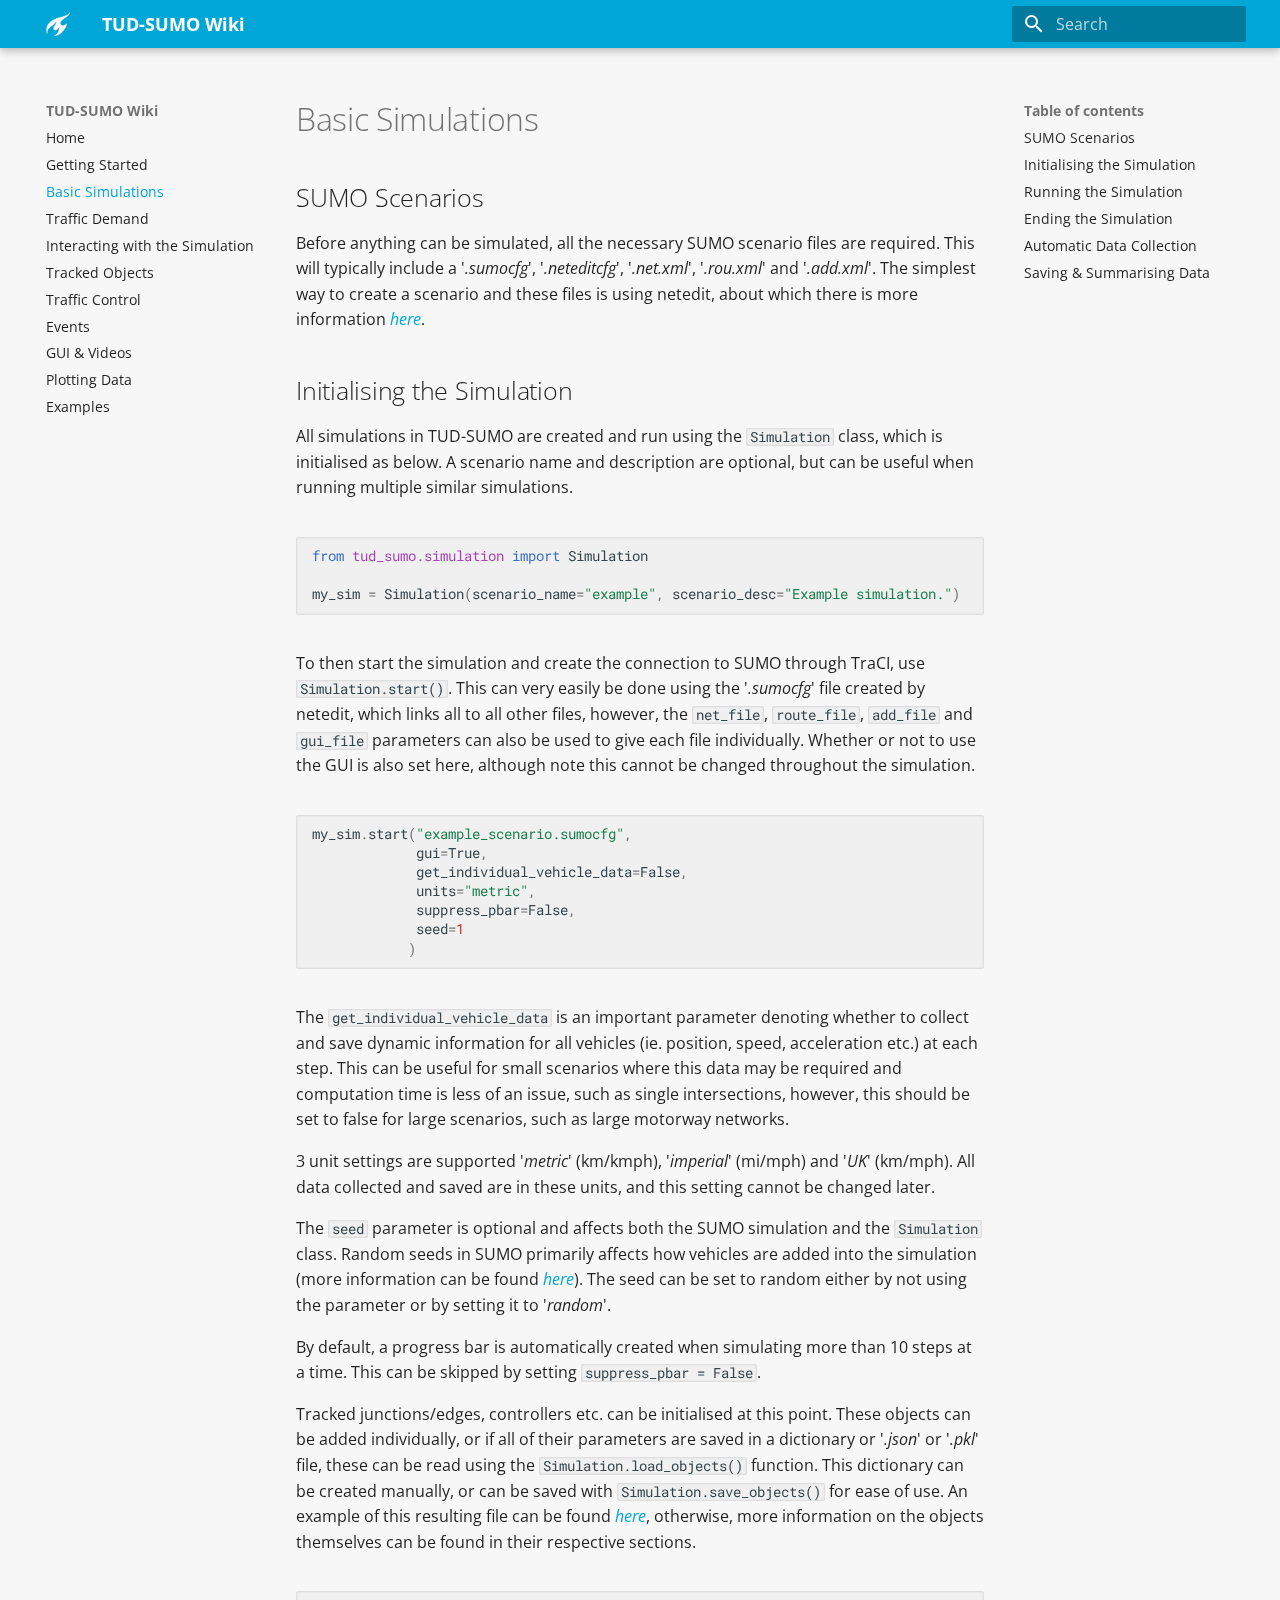
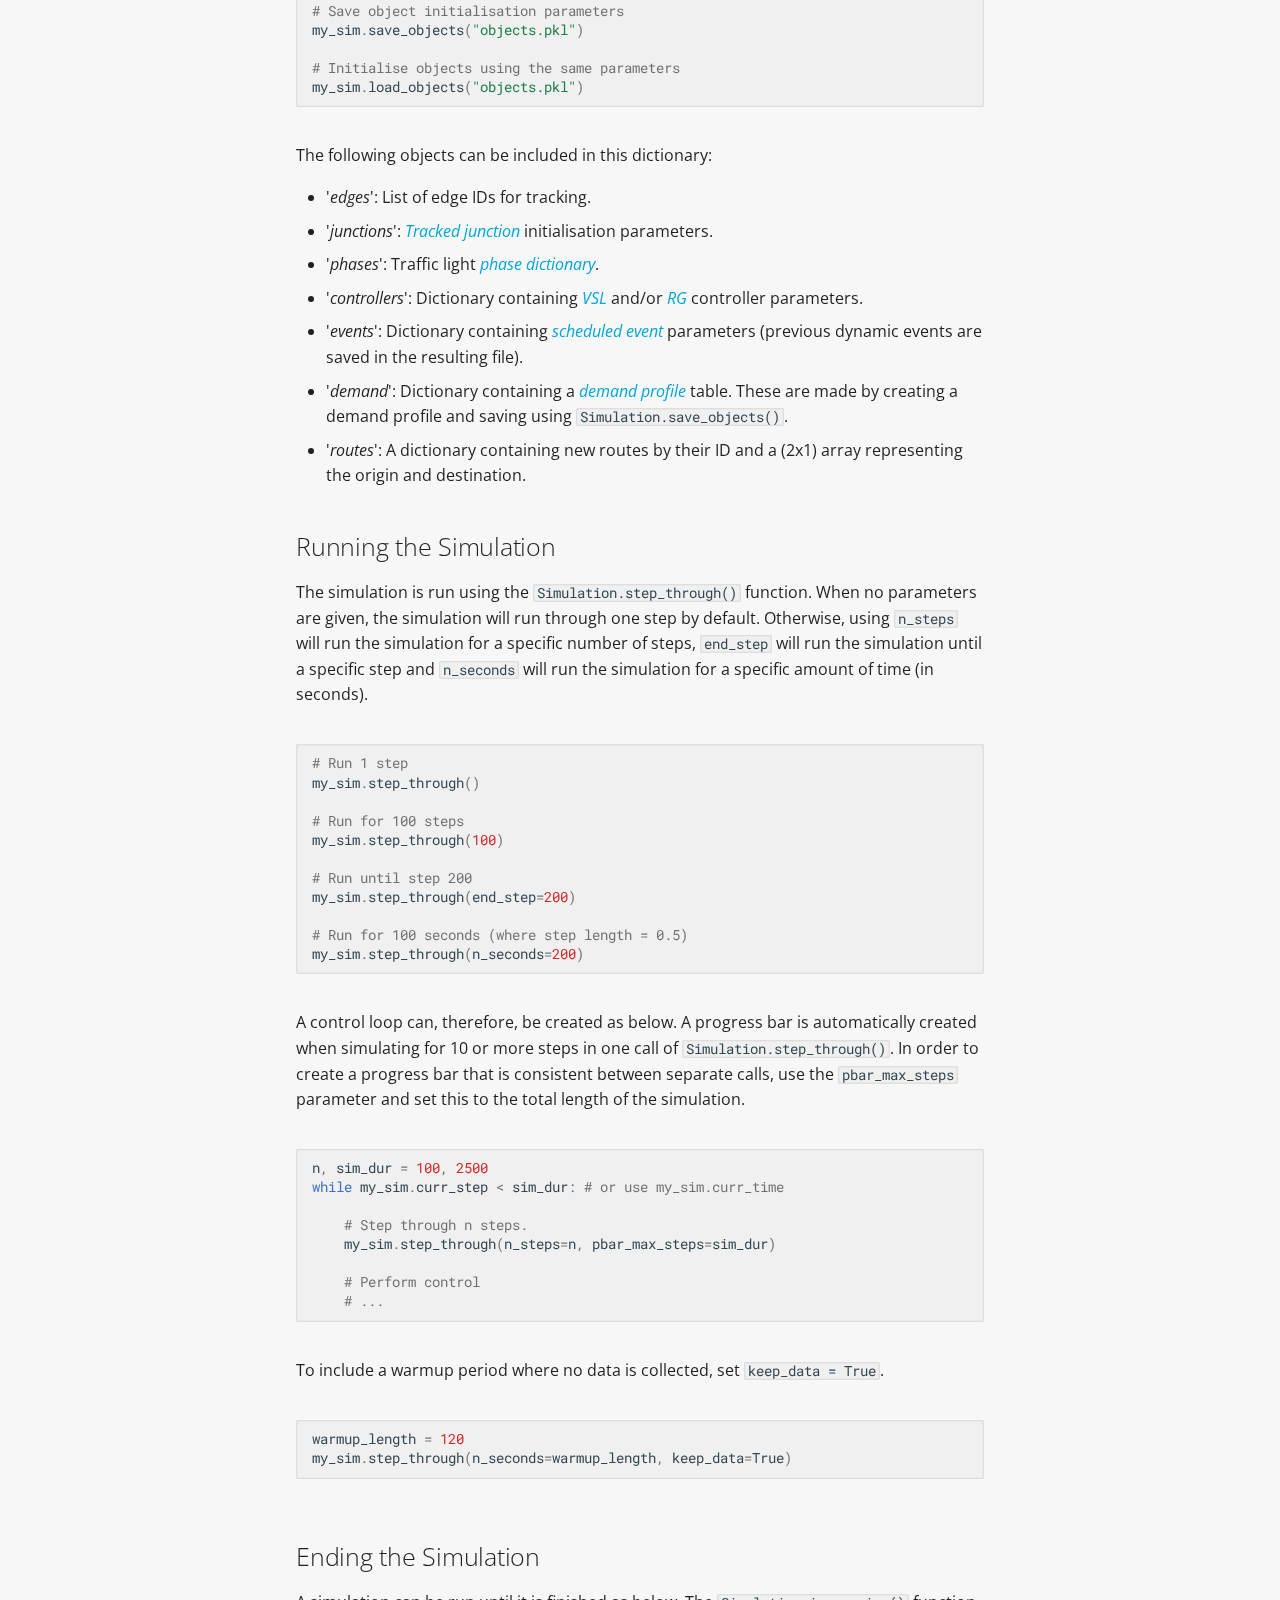
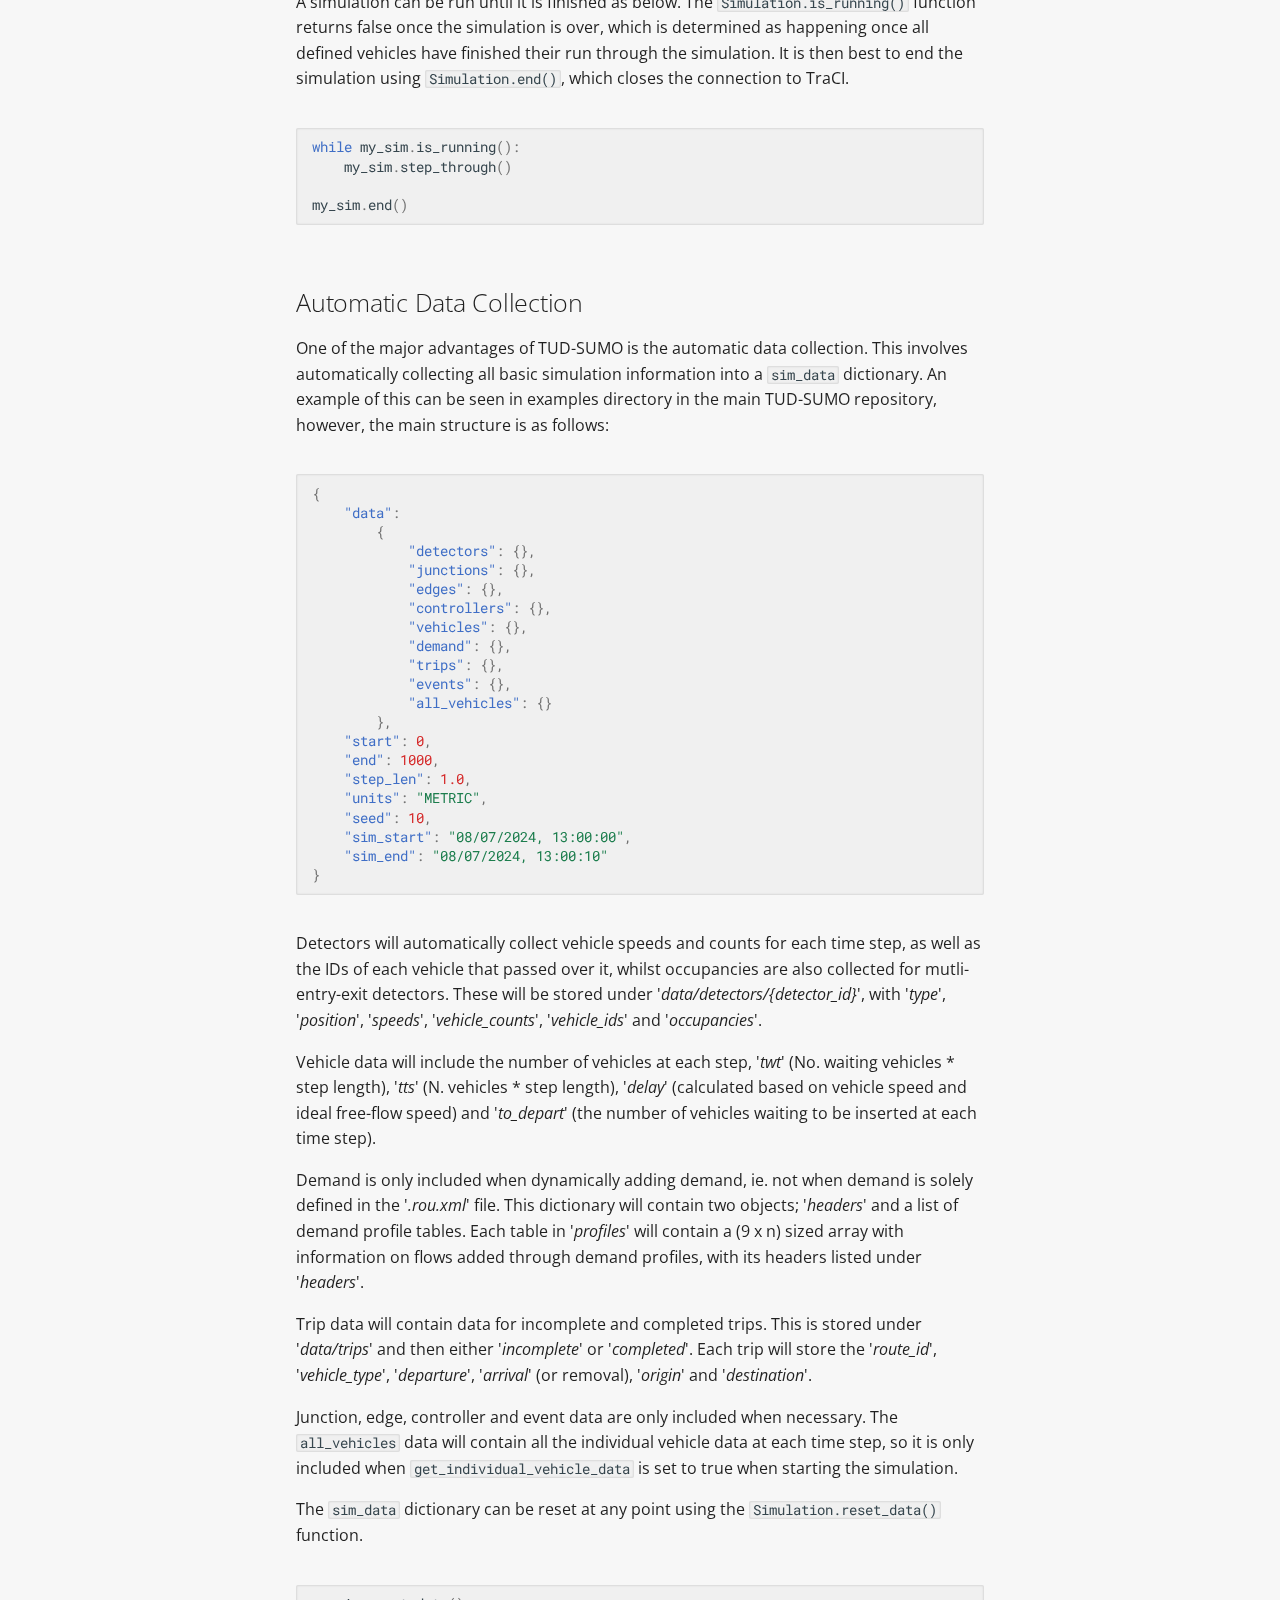
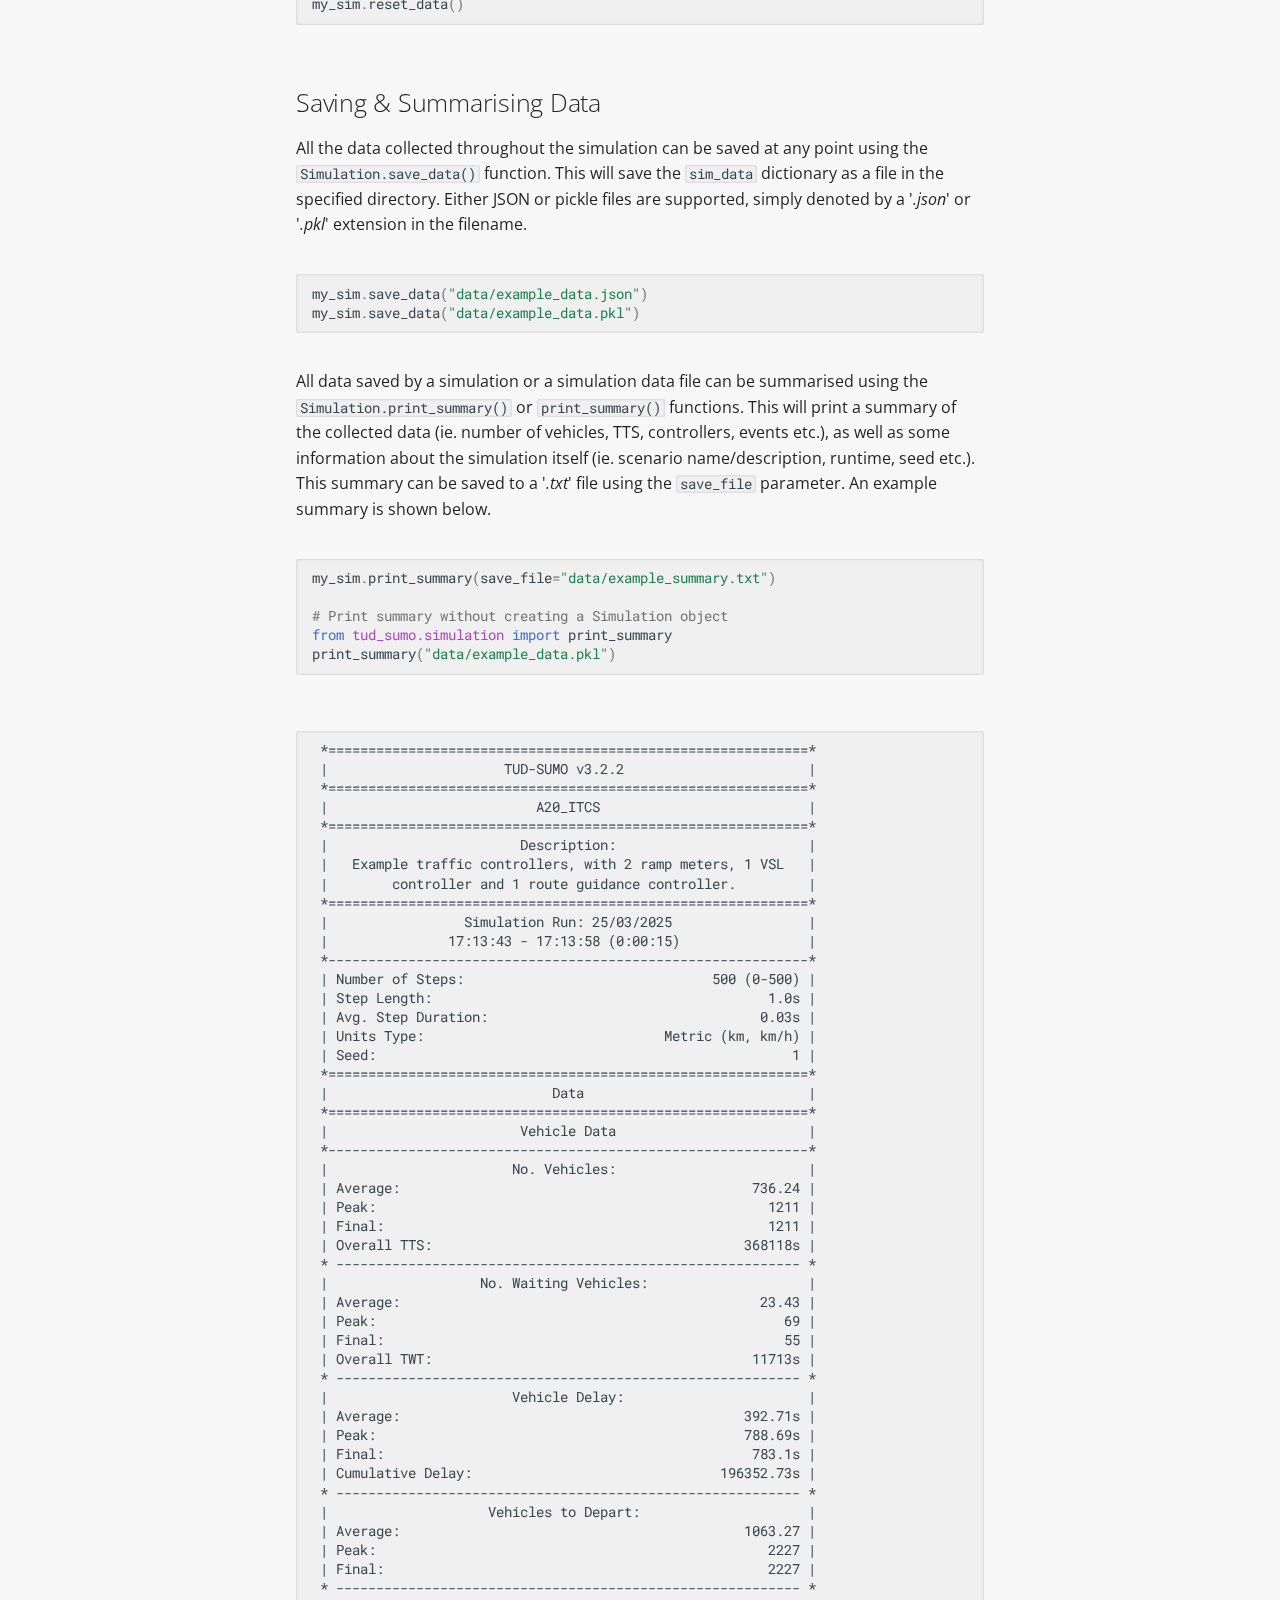
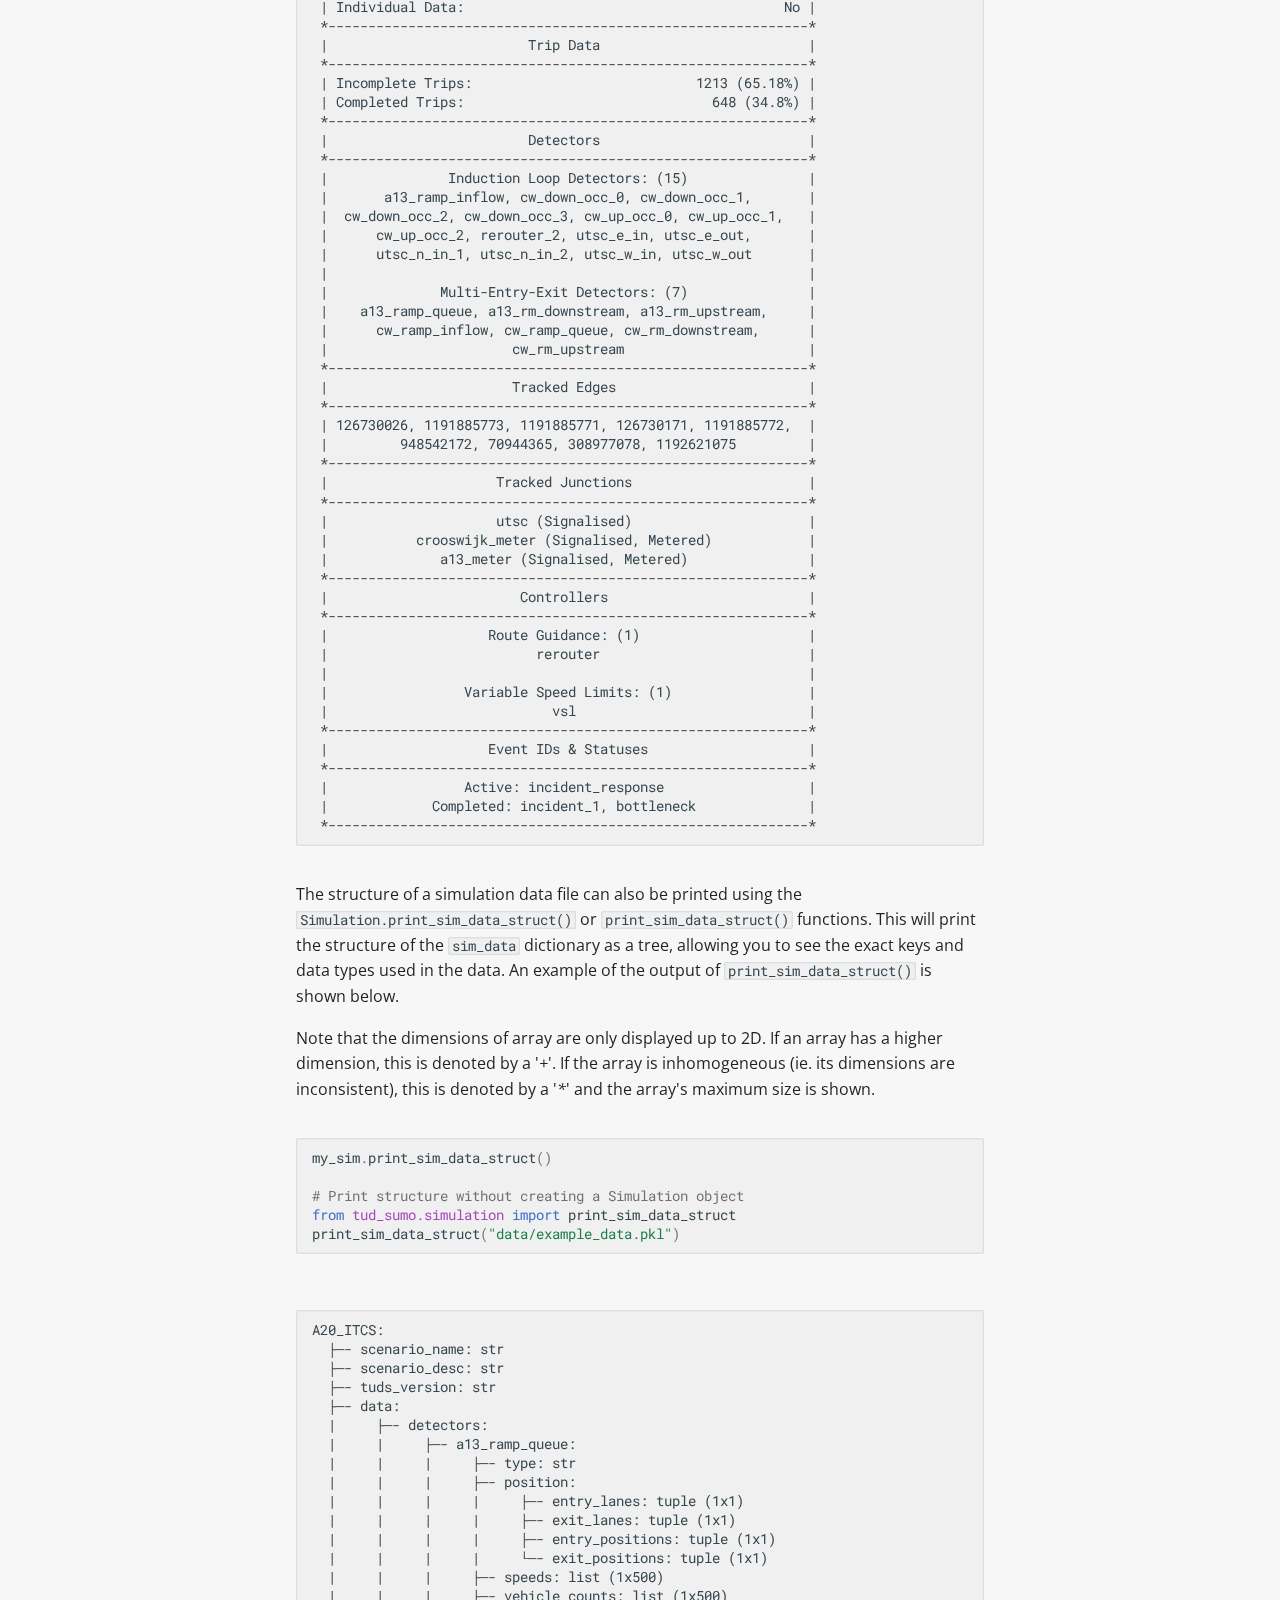
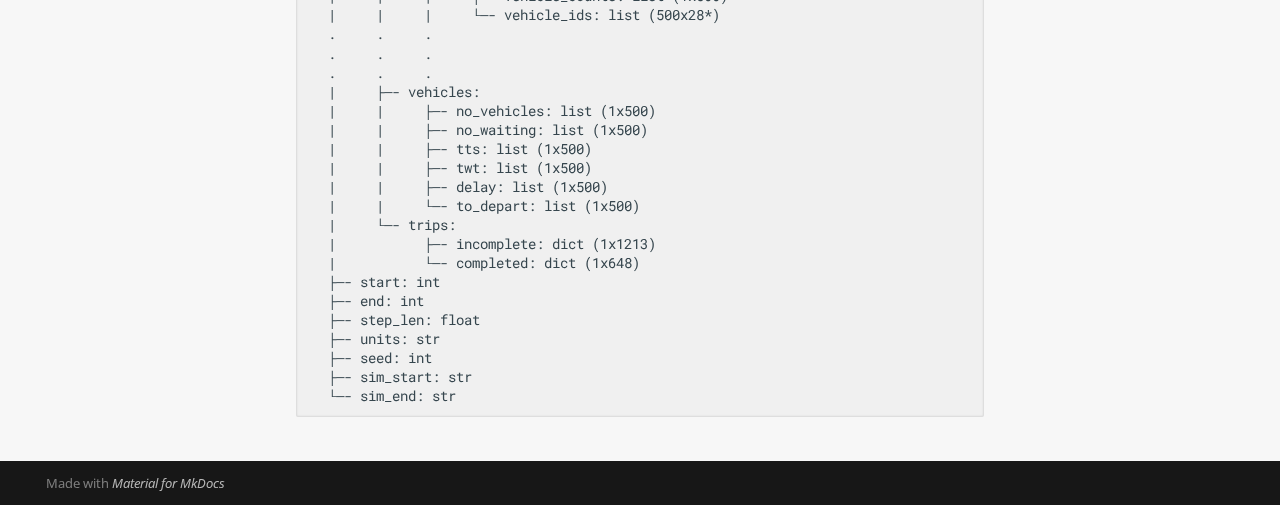
<file: 3_basic_sim/index.html>
<!doctype html>
<html lang="en" class="no-js">
  <head>
    
      <meta charset="utf-8">
      <meta name="viewport" content="width=device-width,initial-scale=1">
      
      
      
      
        <link rel="prev" href="../2_getting_started/">
      
      
        <link rel="next" href="../4_demand/">
      
      
      <link rel="icon" href="../img/favicon.ico">
      <meta name="generator" content="mkdocs-1.6.1, mkdocs-material-9.6.9">
    
    
      
        <title>Basic Simulations - TUD-SUMO Wiki</title>
      
    
    
      <link rel="stylesheet" href="../assets/stylesheets/main.4af4bdda.min.css">
      
        
        <link rel="stylesheet" href="../assets/stylesheets/palette.06af60db.min.css">
      
      


    
    
      
    
    
      
        
        
        <link rel="preconnect" href="https://fonts.gstatic.com" crossorigin>
        <link rel="stylesheet" href="https://fonts.googleapis.com/css?family=Open+Sans:300,300i,400,400i,700,700i%7CRoboto+Mono:400,400i,700,700i&display=fallback">
        <style>:root{--md-text-font:"Open Sans";--md-code-font:"Roboto Mono"}</style>
      
    
    
      <link rel="stylesheet" href="../stylesheets/extra.css">
    
    <script>__md_scope=new URL("..",location),__md_hash=e=>[...e].reduce(((e,_)=>(e<<5)-e+_.charCodeAt(0)),0),__md_get=(e,_=localStorage,t=__md_scope)=>JSON.parse(_.getItem(t.pathname+"."+e)),__md_set=(e,_,t=localStorage,a=__md_scope)=>{try{t.setItem(a.pathname+"."+e,JSON.stringify(_))}catch(e){}}</script>
    
      

    
    
    
  </head>
  
  
    
    
    
    
    
    <body dir="ltr" data-md-color-scheme="default" data-md-color-primary="custom" data-md-color-accent="custom">
  
    
    <input class="md-toggle" data-md-toggle="drawer" type="checkbox" id="__drawer" autocomplete="off">
    <input class="md-toggle" data-md-toggle="search" type="checkbox" id="__search" autocomplete="off">
    <label class="md-overlay" for="__drawer"></label>
    <div data-md-component="skip">
      
        
        <a href="#basic-simulations" class="md-skip">
          Skip to content
        </a>
      
    </div>
    <div data-md-component="announce">
      
    </div>
    
    
      

  

<header class="md-header md-header--shadow" data-md-component="header">
  <nav class="md-header__inner md-grid" aria-label="Header">
    <a href=".." title="TUD-SUMO Wiki" class="md-header__button md-logo" aria-label="TUD-SUMO Wiki" data-md-component="logo">
      
  <img src="../img/logo.png" alt="logo">

    </a>
    <label class="md-header__button md-icon" for="__drawer">
      
      <svg xmlns="http://www.w3.org/2000/svg" viewBox="0 0 24 24"><path d="M3 6h18v2H3zm0 5h18v2H3zm0 5h18v2H3z"/></svg>
    </label>
    <div class="md-header__title" data-md-component="header-title">
      <div class="md-header__ellipsis">
        <div class="md-header__topic">
          <span class="md-ellipsis">
            TUD-SUMO Wiki
          </span>
        </div>
        <div class="md-header__topic" data-md-component="header-topic">
          <span class="md-ellipsis">
            
              Basic Simulations
            
          </span>
        </div>
      </div>
    </div>
    
      
    
    
    
    
      <label class="md-header__button md-icon" for="__search">
        
        <svg xmlns="http://www.w3.org/2000/svg" viewBox="0 0 24 24"><path d="M9.5 3A6.5 6.5 0 0 1 16 9.5c0 1.61-.59 3.09-1.56 4.23l.27.27h.79l5 5-1.5 1.5-5-5v-.79l-.27-.27A6.52 6.52 0 0 1 9.5 16 6.5 6.5 0 0 1 3 9.5 6.5 6.5 0 0 1 9.5 3m0 2C7 5 5 7 5 9.5S7 14 9.5 14 14 12 14 9.5 12 5 9.5 5"/></svg>
      </label>
      <div class="md-search" data-md-component="search" role="dialog">
  <label class="md-search__overlay" for="__search"></label>
  <div class="md-search__inner" role="search">
    <form class="md-search__form" name="search">
      <input type="text" class="md-search__input" name="query" aria-label="Search" placeholder="Search" autocapitalize="off" autocorrect="off" autocomplete="off" spellcheck="false" data-md-component="search-query" required>
      <label class="md-search__icon md-icon" for="__search">
        
        <svg xmlns="http://www.w3.org/2000/svg" viewBox="0 0 24 24"><path d="M9.5 3A6.5 6.5 0 0 1 16 9.5c0 1.61-.59 3.09-1.56 4.23l.27.27h.79l5 5-1.5 1.5-5-5v-.79l-.27-.27A6.52 6.52 0 0 1 9.5 16 6.5 6.5 0 0 1 3 9.5 6.5 6.5 0 0 1 9.5 3m0 2C7 5 5 7 5 9.5S7 14 9.5 14 14 12 14 9.5 12 5 9.5 5"/></svg>
        
        <svg xmlns="http://www.w3.org/2000/svg" viewBox="0 0 24 24"><path d="M20 11v2H8l5.5 5.5-1.42 1.42L4.16 12l7.92-7.92L13.5 5.5 8 11z"/></svg>
      </label>
      <nav class="md-search__options" aria-label="Search">
        
        <button type="reset" class="md-search__icon md-icon" title="Clear" aria-label="Clear" tabindex="-1">
          
          <svg xmlns="http://www.w3.org/2000/svg" viewBox="0 0 24 24"><path d="M19 6.41 17.59 5 12 10.59 6.41 5 5 6.41 10.59 12 5 17.59 6.41 19 12 13.41 17.59 19 19 17.59 13.41 12z"/></svg>
        </button>
      </nav>
      
    </form>
    <div class="md-search__output">
      <div class="md-search__scrollwrap" tabindex="0" data-md-scrollfix>
        <div class="md-search-result" data-md-component="search-result">
          <div class="md-search-result__meta">
            Initializing search
          </div>
          <ol class="md-search-result__list" role="presentation"></ol>
        </div>
      </div>
    </div>
  </div>
</div>
    
    
  </nav>
  
</header>
    
    <div class="md-container" data-md-component="container">
      
      
        
          
        
      
      <main class="md-main" data-md-component="main">
        <div class="md-main__inner md-grid">
          
            
              
              <div class="md-sidebar md-sidebar--primary" data-md-component="sidebar" data-md-type="navigation" >
                <div class="md-sidebar__scrollwrap">
                  <div class="md-sidebar__inner">
                    



<nav class="md-nav md-nav--primary" aria-label="Navigation" data-md-level="0">
  <label class="md-nav__title" for="__drawer">
    <a href=".." title="TUD-SUMO Wiki" class="md-nav__button md-logo" aria-label="TUD-SUMO Wiki" data-md-component="logo">
      
  <img src="../img/logo.png" alt="logo">

    </a>
    TUD-SUMO Wiki
  </label>
  
  <ul class="md-nav__list" data-md-scrollfix>
    
      
      
  
  
  
  
    <li class="md-nav__item">
      <a href=".." class="md-nav__link">
        
  
  <span class="md-ellipsis">
    Home
    
  </span>
  

      </a>
    </li>
  

    
      
      
  
  
  
  
    <li class="md-nav__item">
      <a href="../2_getting_started/" class="md-nav__link">
        
  
  <span class="md-ellipsis">
    Getting Started
    
  </span>
  

      </a>
    </li>
  

    
      
      
  
  
    
  
  
  
    <li class="md-nav__item md-nav__item--active">
      
      <input class="md-nav__toggle md-toggle" type="checkbox" id="__toc">
      
      
        
      
      
        <label class="md-nav__link md-nav__link--active" for="__toc">
          
  
  <span class="md-ellipsis">
    Basic Simulations
    
  </span>
  

          <span class="md-nav__icon md-icon"></span>
        </label>
      
      <a href="./" class="md-nav__link md-nav__link--active">
        
  
  <span class="md-ellipsis">
    Basic Simulations
    
  </span>
  

      </a>
      
        

<nav class="md-nav md-nav--secondary" aria-label="Table of contents">
  
  
  
    
  
  
    <label class="md-nav__title" for="__toc">
      <span class="md-nav__icon md-icon"></span>
      Table of contents
    </label>
    <ul class="md-nav__list" data-md-component="toc" data-md-scrollfix>
      
        <li class="md-nav__item">
  <a href="#sumo-scenarios" class="md-nav__link">
    <span class="md-ellipsis">
      SUMO Scenarios
    </span>
  </a>
  
</li>
      
        <li class="md-nav__item">
  <a href="#initialising-the-simulation" class="md-nav__link">
    <span class="md-ellipsis">
      Initialising the Simulation
    </span>
  </a>
  
</li>
      
        <li class="md-nav__item">
  <a href="#running-the-simulation" class="md-nav__link">
    <span class="md-ellipsis">
      Running the Simulation
    </span>
  </a>
  
</li>
      
        <li class="md-nav__item">
  <a href="#ending-the-simulation" class="md-nav__link">
    <span class="md-ellipsis">
      Ending the Simulation
    </span>
  </a>
  
</li>
      
        <li class="md-nav__item">
  <a href="#automatic-data-collection" class="md-nav__link">
    <span class="md-ellipsis">
      Automatic Data Collection
    </span>
  </a>
  
</li>
      
        <li class="md-nav__item">
  <a href="#saving-summarising-data" class="md-nav__link">
    <span class="md-ellipsis">
      Saving &amp; Summarising Data
    </span>
  </a>
  
</li>
      
    </ul>
  
</nav>
      
    </li>
  

    
      
      
  
  
  
  
    <li class="md-nav__item">
      <a href="../4_demand/" class="md-nav__link">
        
  
  <span class="md-ellipsis">
    Traffic Demand
    
  </span>
  

      </a>
    </li>
  

    
      
      
  
  
  
  
    <li class="md-nav__item">
      <a href="../5_interactions/" class="md-nav__link">
        
  
  <span class="md-ellipsis">
    Interacting with the Simulation
    
  </span>
  

      </a>
    </li>
  

    
      
      
  
  
  
  
    <li class="md-nav__item">
      <a href="../6_tracked_objs/" class="md-nav__link">
        
  
  <span class="md-ellipsis">
    Tracked Objects
    
  </span>
  

      </a>
    </li>
  

    
      
      
  
  
  
  
    <li class="md-nav__item">
      <a href="../7_traffic_control/" class="md-nav__link">
        
  
  <span class="md-ellipsis">
    Traffic Control
    
  </span>
  

      </a>
    </li>
  

    
      
      
  
  
  
  
    <li class="md-nav__item">
      <a href="../8_events/" class="md-nav__link">
        
  
  <span class="md-ellipsis">
    Events
    
  </span>
  

      </a>
    </li>
  

    
      
      
  
  
  
  
    <li class="md-nav__item">
      <a href="../9_gui/" class="md-nav__link">
        
  
  <span class="md-ellipsis">
    GUI & Videos
    
  </span>
  

      </a>
    </li>
  

    
      
      
  
  
  
  
    <li class="md-nav__item">
      <a href="../10_plotting/" class="md-nav__link">
        
  
  <span class="md-ellipsis">
    Plotting Data
    
  </span>
  

      </a>
    </li>
  

    
      
      
  
  
  
  
    <li class="md-nav__item">
      <a href="../11_examples/" class="md-nav__link">
        
  
  <span class="md-ellipsis">
    Examples
    
  </span>
  

      </a>
    </li>
  

    
  </ul>
</nav>
                  </div>
                </div>
              </div>
            
            
              
              <div class="md-sidebar md-sidebar--secondary" data-md-component="sidebar" data-md-type="toc" >
                <div class="md-sidebar__scrollwrap">
                  <div class="md-sidebar__inner">
                    

<nav class="md-nav md-nav--secondary" aria-label="Table of contents">
  
  
  
    
  
  
    <label class="md-nav__title" for="__toc">
      <span class="md-nav__icon md-icon"></span>
      Table of contents
    </label>
    <ul class="md-nav__list" data-md-component="toc" data-md-scrollfix>
      
        <li class="md-nav__item">
  <a href="#sumo-scenarios" class="md-nav__link">
    <span class="md-ellipsis">
      SUMO Scenarios
    </span>
  </a>
  
</li>
      
        <li class="md-nav__item">
  <a href="#initialising-the-simulation" class="md-nav__link">
    <span class="md-ellipsis">
      Initialising the Simulation
    </span>
  </a>
  
</li>
      
        <li class="md-nav__item">
  <a href="#running-the-simulation" class="md-nav__link">
    <span class="md-ellipsis">
      Running the Simulation
    </span>
  </a>
  
</li>
      
        <li class="md-nav__item">
  <a href="#ending-the-simulation" class="md-nav__link">
    <span class="md-ellipsis">
      Ending the Simulation
    </span>
  </a>
  
</li>
      
        <li class="md-nav__item">
  <a href="#automatic-data-collection" class="md-nav__link">
    <span class="md-ellipsis">
      Automatic Data Collection
    </span>
  </a>
  
</li>
      
        <li class="md-nav__item">
  <a href="#saving-summarising-data" class="md-nav__link">
    <span class="md-ellipsis">
      Saving &amp; Summarising Data
    </span>
  </a>
  
</li>
      
    </ul>
  
</nav>
                  </div>
                </div>
              </div>
            
          
          
            <div class="md-content" data-md-component="content">
              <article class="md-content__inner md-typeset">
                
                  



<h1 id="basic-simulations">Basic Simulations</h1>
<h2 id="sumo-scenarios">SUMO Scenarios</h2>
<p>Before anything can be simulated, all the necessary SUMO scenario files are required. This will typically include a '<em>.sumocfg</em>', '<em>.neteditcfg</em>', '<em>.net.xml</em>', '<em>.rou.xml</em>' and '<em>.add.xml</em>'. The simplest way to create a scenario and these files is using netedit, about which there is more information <a href="https://sumo.dlr.de/docs/Netedit/index.html">here</a>.</p>
<h2 id="initialising-the-simulation">Initialising the Simulation</h2>
<p>All simulations in TUD-SUMO are created and run using the <code>Simulation</code> class, which is initialised as below. A scenario name and description are optional, but can be useful when running multiple similar simulations.</p>
<div class="highlight"><pre><span></span><code><span class="kn">from</span><span class="w"> </span><span class="nn">tud_sumo.simulation</span><span class="w"> </span><span class="kn">import</span> <span class="n">Simulation</span>

<span class="n">my_sim</span> <span class="o">=</span> <span class="n">Simulation</span><span class="p">(</span><span class="n">scenario_name</span><span class="o">=</span><span class="s2">&quot;example&quot;</span><span class="p">,</span> <span class="n">scenario_desc</span><span class="o">=</span><span class="s2">&quot;Example simulation.&quot;</span><span class="p">)</span>
</code></pre></div>
<p>To then start the simulation and create the connection to SUMO through TraCI, use <code>Simulation.start()</code>. This can very easily be done using the '<em>.sumocfg</em>' file created by netedit, which links all to all other files, however, the <code>net_file</code>, <code>route_file</code>, <code>add_file</code> and <code>gui_file</code> parameters can also be used to give each file individually. Whether or not to use the GUI is also set here, although note this cannot be changed throughout the simulation.</p>
<div class="highlight"><pre><span></span><code><span class="n">my_sim</span><span class="o">.</span><span class="n">start</span><span class="p">(</span><span class="s2">&quot;example_scenario.sumocfg&quot;</span><span class="p">,</span>
             <span class="n">gui</span><span class="o">=</span><span class="kc">True</span><span class="p">,</span>
             <span class="n">get_individual_vehicle_data</span><span class="o">=</span><span class="kc">False</span><span class="p">,</span>
             <span class="n">units</span><span class="o">=</span><span class="s2">&quot;metric&quot;</span><span class="p">,</span>
             <span class="n">suppress_pbar</span><span class="o">=</span><span class="kc">False</span><span class="p">,</span>
             <span class="n">seed</span><span class="o">=</span><span class="mi">1</span>
            <span class="p">)</span>
</code></pre></div>
<p>The <code>get_individual_vehicle_data</code> is an important parameter denoting whether to collect and save dynamic information for all vehicles (ie. position, speed, acceleration etc.) at each step. This can be useful for small scenarios where this data may be required and computation time is less of an issue, such as single intersections, however, this should be set to false for large scenarios, such as large motorway networks.</p>
<p>3 unit settings are supported '<em>metric</em>' (km/kmph), '<em>imperial</em>' (mi/mph) and '<em>UK</em>' (km/mph). All data collected and saved are in these units, and this setting cannot be changed later.</p>
<p>The <code>seed</code> parameter is optional and affects both the SUMO simulation and the <code>Simulation</code> class. Random seeds in SUMO primarily affects how vehicles are added into the simulation (more information can be found <a href="https://sumo.dlr.de/docs/Simulation/Randomness.html">here</a>). The seed can be set to random either by not using the parameter or by setting it to '<em>random</em>'.</p>
<p>By default, a progress bar is automatically created when simulating more than 10 steps at a time. This can be skipped by setting <code>suppress_pbar = False</code>. </p>
<p>Tracked junctions/edges, controllers etc. can be initialised at this point. These objects can be added individually, or if all of their parameters are saved in a dictionary or '<em>.json</em>' or '<em>.pkl</em>' file, these can be read using the <code>Simulation.load_objects()</code> function. This dictionary can be created manually, or can be saved with <code>Simulation.save_objects()</code> for ease of use. An example of this resulting file can be found <a href="https://github.com/DAIMoNDLab/tud-sumo-examples/blob/main/a20_example/objects.json">here</a>, otherwise, more information on the objects themselves can be found in their respective sections.</p>
<div class="highlight"><pre><span></span><code><span class="c1"># Save object initialisation parameters</span>
<span class="n">my_sim</span><span class="o">.</span><span class="n">save_objects</span><span class="p">(</span><span class="s2">&quot;objects.pkl&quot;</span><span class="p">)</span>

<span class="c1"># Initialise objects using the same parameters</span>
<span class="n">my_sim</span><span class="o">.</span><span class="n">load_objects</span><span class="p">(</span><span class="s2">&quot;objects.pkl&quot;</span><span class="p">)</span>
</code></pre></div>
<p>The following objects can be included in this dictionary:</p>
<ul>
<li>'<em>edges</em>': List of edge IDs for tracking.</li>
<li>'<em>junctions</em>': <a href="../6_tracked_objs/#tracked-junctions">Tracked junction</a> initialisation parameters.</li>
<li>'<em>phases</em>': Traffic light <a href="../7_traffic_control/#traffic-signal-control">phase dictionary</a>.</li>
<li>'<em>controllers</em>': Dictionary containing <a href="../7_traffic_control/#variable-speed-limits">VSL</a> and/or <a href="../7_traffic_control/#dynamic-route-guidance">RG</a> controller parameters.</li>
<li>'<em>events</em>': Dictionary containing <a href="../8_events/#scheduled-events">scheduled event</a> parameters (previous dynamic events are saved in the resulting file).</li>
<li>'<em>demand</em>': Dictionary containing a <a href="../4_demand/">demand profile</a> table. These are made by creating a demand profile and saving using <code>Simulation.save_objects()</code>. </li>
<li>'<em>routes</em>': A dictionary containing new routes by their ID and a (2x1) array representing the origin and destination.</li>
</ul>
<h2 id="running-the-simulation">Running the Simulation</h2>
<p>The simulation is run using the <code>Simulation.step_through()</code> function. When no parameters are given, the simulation will run through one step by default. Otherwise, using <code>n_steps</code> will run the simulation for a specific number of steps, <code>end_step</code> will run the simulation until a specific step and <code>n_seconds</code> will run the simulation for a specific amount of time (in seconds).</p>
<div class="highlight"><pre><span></span><code><span class="c1"># Run 1 step</span>
<span class="n">my_sim</span><span class="o">.</span><span class="n">step_through</span><span class="p">()</span>

<span class="c1"># Run for 100 steps</span>
<span class="n">my_sim</span><span class="o">.</span><span class="n">step_through</span><span class="p">(</span><span class="mi">100</span><span class="p">)</span>

<span class="c1"># Run until step 200</span>
<span class="n">my_sim</span><span class="o">.</span><span class="n">step_through</span><span class="p">(</span><span class="n">end_step</span><span class="o">=</span><span class="mi">200</span><span class="p">)</span>

<span class="c1"># Run for 100 seconds (where step length = 0.5)</span>
<span class="n">my_sim</span><span class="o">.</span><span class="n">step_through</span><span class="p">(</span><span class="n">n_seconds</span><span class="o">=</span><span class="mi">200</span><span class="p">)</span>
</code></pre></div>
<p>A control loop can, therefore, be created as below. A progress bar is automatically created when simulating for 10 or more steps in one call of <code>Simulation.step_through()</code>. In order to create a progress bar that is consistent between separate calls, use the <code>pbar_max_steps</code> parameter and set this to the total length of the simulation.</p>
<div class="highlight"><pre><span></span><code><span class="n">n</span><span class="p">,</span> <span class="n">sim_dur</span> <span class="o">=</span> <span class="mi">100</span><span class="p">,</span> <span class="mi">2500</span>
<span class="k">while</span> <span class="n">my_sim</span><span class="o">.</span><span class="n">curr_step</span> <span class="o">&lt;</span> <span class="n">sim_dur</span><span class="p">:</span> <span class="c1"># or use my_sim.curr_time</span>

    <span class="c1"># Step through n steps.</span>
    <span class="n">my_sim</span><span class="o">.</span><span class="n">step_through</span><span class="p">(</span><span class="n">n_steps</span><span class="o">=</span><span class="n">n</span><span class="p">,</span> <span class="n">pbar_max_steps</span><span class="o">=</span><span class="n">sim_dur</span><span class="p">)</span>

    <span class="c1"># Perform control</span>
    <span class="c1"># ...</span>
</code></pre></div>
<p>To include a warmup period where no data is collected, set <code>keep_data = True</code>.</p>
<div class="highlight"><pre><span></span><code><span class="n">warmup_length</span> <span class="o">=</span> <span class="mi">120</span>
<span class="n">my_sim</span><span class="o">.</span><span class="n">step_through</span><span class="p">(</span><span class="n">n_seconds</span><span class="o">=</span><span class="n">warmup_length</span><span class="p">,</span> <span class="n">keep_data</span><span class="o">=</span><span class="kc">True</span><span class="p">)</span>
</code></pre></div>
<h2 id="ending-the-simulation">Ending the Simulation</h2>
<p>A simulation can be run until it is finished as below. The <code>Simulation.is_running()</code> function returns false once the simulation is over, which is determined as happening once all defined vehicles have finished their run through the simulation. It is then best to end the simulation using <code>Simulation.end()</code>, which closes the connection to TraCI.</p>
<div class="highlight"><pre><span></span><code><span class="k">while</span> <span class="n">my_sim</span><span class="o">.</span><span class="n">is_running</span><span class="p">():</span>
    <span class="n">my_sim</span><span class="o">.</span><span class="n">step_through</span><span class="p">()</span>

<span class="n">my_sim</span><span class="o">.</span><span class="n">end</span><span class="p">()</span>
</code></pre></div>
<h2 id="automatic-data-collection">Automatic Data Collection</h2>
<p>One of the major advantages of TUD-SUMO is the automatic data collection. This involves automatically collecting all basic simulation information into a <code>sim_data</code> dictionary. An example of this can be seen in examples directory in the main TUD-SUMO repository, however, the main structure is as follows:</p>
<div class="highlight"><pre><span></span><code><span class="p">{</span>
<span class="w">    </span><span class="nt">&quot;data&quot;</span><span class="p">:</span>
<span class="w">        </span><span class="p">{</span>
<span class="w">            </span><span class="nt">&quot;detectors&quot;</span><span class="p">:</span><span class="w"> </span><span class="p">{},</span>
<span class="w">            </span><span class="nt">&quot;junctions&quot;</span><span class="p">:</span><span class="w"> </span><span class="p">{},</span>
<span class="w">            </span><span class="nt">&quot;edges&quot;</span><span class="p">:</span><span class="w"> </span><span class="p">{},</span>
<span class="w">            </span><span class="nt">&quot;controllers&quot;</span><span class="p">:</span><span class="w"> </span><span class="p">{},</span>
<span class="w">            </span><span class="nt">&quot;vehicles&quot;</span><span class="p">:</span><span class="w"> </span><span class="p">{},</span>
<span class="w">            </span><span class="nt">&quot;demand&quot;</span><span class="p">:</span><span class="w"> </span><span class="p">{},</span>
<span class="w">            </span><span class="nt">&quot;trips&quot;</span><span class="p">:</span><span class="w"> </span><span class="p">{},</span>
<span class="w">            </span><span class="nt">&quot;events&quot;</span><span class="p">:</span><span class="w"> </span><span class="p">{},</span>
<span class="w">            </span><span class="nt">&quot;all_vehicles&quot;</span><span class="p">:</span><span class="w"> </span><span class="p">{}</span>
<span class="w">        </span><span class="p">},</span>
<span class="w">    </span><span class="nt">&quot;start&quot;</span><span class="p">:</span><span class="w"> </span><span class="mi">0</span><span class="p">,</span>
<span class="w">    </span><span class="nt">&quot;end&quot;</span><span class="p">:</span><span class="w"> </span><span class="mi">1000</span><span class="p">,</span>
<span class="w">    </span><span class="nt">&quot;step_len&quot;</span><span class="p">:</span><span class="w"> </span><span class="mf">1.0</span><span class="p">,</span>
<span class="w">    </span><span class="nt">&quot;units&quot;</span><span class="p">:</span><span class="w"> </span><span class="s2">&quot;METRIC&quot;</span><span class="p">,</span>
<span class="w">    </span><span class="nt">&quot;seed&quot;</span><span class="p">:</span><span class="w"> </span><span class="mi">10</span><span class="p">,</span>
<span class="w">    </span><span class="nt">&quot;sim_start&quot;</span><span class="p">:</span><span class="w"> </span><span class="s2">&quot;08/07/2024, 13:00:00&quot;</span><span class="p">,</span>
<span class="w">    </span><span class="nt">&quot;sim_end&quot;</span><span class="p">:</span><span class="w"> </span><span class="s2">&quot;08/07/2024, 13:00:10&quot;</span>
<span class="p">}</span>
</code></pre></div>
<p>Detectors will automatically collect vehicle speeds and counts for each time step, as well as the IDs of each vehicle that passed over it, whilst occupancies are also collected for mutli-entry-exit detectors. These will be stored under '<em>data/detectors/{detector_id}</em>', with '<em>type</em>', '<em>position</em>', '<em>speeds</em>', '<em>vehicle_counts</em>', '<em>vehicle_ids</em>' and '<em>occupancies</em>'.</p>
<p>Vehicle data will include the number of vehicles at each step, '<em>twt</em>' (No. waiting vehicles * step length), '<em>tts</em>' (N. vehicles * step length), '<em>delay</em>' (calculated based on vehicle speed and ideal free-flow speed) and '<em>to_depart</em>' (the number of vehicles waiting to be inserted at each time step).</p>
<p>Demand is only included when dynamically adding demand, ie. not when demand is solely defined in the '<em>.rou.xml</em>' file. This dictionary will contain two objects; '<em>headers</em>' and a list of demand profile tables. Each table in '<em>profiles</em>' will contain a (9 x n) sized array with information on flows added through demand profiles, with its headers listed under '<em>headers</em>'.</p>
<p>Trip data will contain data for incomplete and completed trips. This is stored under '<em>data/trips</em>' and then either '<em>incomplete</em>' or '<em>completed</em>'. Each trip will store the '<em>route_id</em>', '<em>vehicle_type</em>', '<em>departure</em>', '<em>arrival</em>' (or removal), '<em>origin</em>' and '<em>destination</em>'.</p>
<p>Junction, edge, controller and event data are only included when necessary. The <code>all_vehicles</code> data will contain all the individual vehicle data at each time step, so it is only included when <code>get_individual_vehicle_data</code> is set to true when starting the simulation.</p>
<p>The <code>sim_data</code> dictionary can be reset at any point using the <code>Simulation.reset_data()</code> function.</p>
<div class="highlight"><pre><span></span><code><span class="n">my_sim</span><span class="o">.</span><span class="n">reset_data</span><span class="p">()</span>
</code></pre></div>
<h2 id="saving-summarising-data">Saving &amp; Summarising Data</h2>
<p>All the data collected throughout the simulation can be saved at any point using the <code>Simulation.save_data()</code> function. This will save the <code>sim_data</code> dictionary as a file in the specified directory. Either JSON or pickle files are supported, simply denoted by a '<em>.json</em>' or '<em>.pkl</em>' extension in the filename.</p>
<div class="highlight"><pre><span></span><code><span class="n">my_sim</span><span class="o">.</span><span class="n">save_data</span><span class="p">(</span><span class="s2">&quot;data/example_data.json&quot;</span><span class="p">)</span>
<span class="n">my_sim</span><span class="o">.</span><span class="n">save_data</span><span class="p">(</span><span class="s2">&quot;data/example_data.pkl&quot;</span><span class="p">)</span>
</code></pre></div>
<p>All data saved by a simulation or a simulation data file can be summarised using the <code>Simulation.print_summary()</code> or <code>print_summary()</code> functions. This will print a summary of the collected data (ie. number of vehicles, TTS, controllers, events etc.), as well as some information about the simulation itself (ie. scenario name/description, runtime, seed etc.). This summary can be saved to a '<em>.txt</em>' file using the <code>save_file</code> parameter. An example summary is shown below.</p>
<div class="highlight"><pre><span></span><code><span class="n">my_sim</span><span class="o">.</span><span class="n">print_summary</span><span class="p">(</span><span class="n">save_file</span><span class="o">=</span><span class="s2">&quot;data/example_summary.txt&quot;</span><span class="p">)</span>

<span class="c1"># Print summary without creating a Simulation object</span>
<span class="kn">from</span><span class="w"> </span><span class="nn">tud_sumo.simulation</span><span class="w"> </span><span class="kn">import</span> <span class="n">print_summary</span>
<span class="n">print_summary</span><span class="p">(</span><span class="s2">&quot;data/example_data.pkl&quot;</span><span class="p">)</span>
</code></pre></div>
<div class="highlight"><pre><span></span><code> *============================================================*
 |                      TUD-SUMO v3.2.2                       | 
 *============================================================*
 |                          A20_ITCS                          | 
 *============================================================*
 |                        Description:                        | 
 |   Example traffic controllers, with 2 ramp meters, 1 VSL   | 
 |        controller and 1 route guidance controller.         | 
 *============================================================*
 |                 Simulation Run: 25/03/2025                 | 
 |               17:13:43 - 17:13:58 (0:00:15)                | 
 *------------------------------------------------------------*
 | Number of Steps:                               500 (0-500) | 
 | Step Length:                                          1.0s | 
 | Avg. Step Duration:                                  0.03s | 
 | Units Type:                              Metric (km, km/h) | 
 | Seed:                                                    1 | 
 *============================================================*
 |                            Data                            | 
 *============================================================*
 |                        Vehicle Data                        | 
 *------------------------------------------------------------*
 |                       No. Vehicles:                        | 
 | Average:                                            736.24 | 
 | Peak:                                                 1211 | 
 | Final:                                                1211 | 
 | Overall TTS:                                       368118s | 
 * ---------------------------------------------------------- *
 |                   No. Waiting Vehicles:                    | 
 | Average:                                             23.43 | 
 | Peak:                                                   69 | 
 | Final:                                                  55 | 
 | Overall TWT:                                        11713s | 
 * ---------------------------------------------------------- *
 |                       Vehicle Delay:                       | 
 | Average:                                           392.71s | 
 | Peak:                                              788.69s | 
 | Final:                                              783.1s | 
 | Cumulative Delay:                               196352.73s | 
 * ---------------------------------------------------------- *
 |                    Vehicles to Depart:                     | 
 | Average:                                           1063.27 | 
 | Peak:                                                 2227 | 
 | Final:                                                2227 | 
 * ---------------------------------------------------------- *
 | Individual Data:                                        No | 
 *------------------------------------------------------------*
 |                         Trip Data                          | 
 *------------------------------------------------------------*
 | Incomplete Trips:                            1213 (65.18%) | 
 | Completed Trips:                               648 (34.8%) | 
 *------------------------------------------------------------*
 |                         Detectors                          | 
 *------------------------------------------------------------*
 |               Induction Loop Detectors: (15)               | 
 |       a13_ramp_inflow, cw_down_occ_0, cw_down_occ_1,       | 
 |  cw_down_occ_2, cw_down_occ_3, cw_up_occ_0, cw_up_occ_1,   | 
 |      cw_up_occ_2, rerouter_2, utsc_e_in, utsc_e_out,       | 
 |      utsc_n_in_1, utsc_n_in_2, utsc_w_in, utsc_w_out       | 
 |                                                            | 
 |              Multi-Entry-Exit Detectors: (7)               | 
 |    a13_ramp_queue, a13_rm_downstream, a13_rm_upstream,     | 
 |      cw_ramp_inflow, cw_ramp_queue, cw_rm_downstream,      | 
 |                       cw_rm_upstream                       | 
 *------------------------------------------------------------*
 |                       Tracked Edges                        | 
 *------------------------------------------------------------*
 | 126730026, 1191885773, 1191885771, 126730171, 1191885772,  | 
 |         948542172, 70944365, 308977078, 1192621075         | 
 *------------------------------------------------------------*
 |                     Tracked Junctions                      | 
 *------------------------------------------------------------*
 |                     utsc (Signalised)                      | 
 |           crooswijk_meter (Signalised, Metered)            | 
 |              a13_meter (Signalised, Metered)               | 
 *------------------------------------------------------------*
 |                        Controllers                         | 
 *------------------------------------------------------------*
 |                    Route Guidance: (1)                     | 
 |                          rerouter                          | 
 |                                                            | 
 |                 Variable Speed Limits: (1)                 | 
 |                            vsl                             | 
 *------------------------------------------------------------*
 |                    Event IDs &amp; Statuses                    | 
 *------------------------------------------------------------*
 |                 Active: incident_response                  | 
 |             Completed: incident_1, bottleneck              | 
 *------------------------------------------------------------*
</code></pre></div>
<p>The structure of a simulation data file can also be printed using the <code>Simulation.print_sim_data_struct()</code> or <code>print_sim_data_struct()</code> functions. This will print the structure of the <code>sim_data</code> dictionary as a tree, allowing you to see the exact keys and data types used in the data. An example of the output of <code>print_sim_data_struct()</code> is shown below.</p>
<p>Note that the dimensions of array are only displayed up to 2D. If an array has a higher dimension, this is denoted by a '<em>+</em>'. If the array is inhomogeneous (ie. its dimensions are inconsistent), this is denoted by a '<em>*</em>' and the array's maximum size is shown.</p>
<div class="highlight"><pre><span></span><code><span class="n">my_sim</span><span class="o">.</span><span class="n">print_sim_data_struct</span><span class="p">()</span>

<span class="c1"># Print structure without creating a Simulation object</span>
<span class="kn">from</span><span class="w"> </span><span class="nn">tud_sumo.simulation</span><span class="w"> </span><span class="kn">import</span> <span class="n">print_sim_data_struct</span>
<span class="n">print_sim_data_struct</span><span class="p">(</span><span class="s2">&quot;data/example_data.pkl&quot;</span><span class="p">)</span>
</code></pre></div>
<div class="highlight"><pre><span></span><code>A20_ITCS:
  ├─- scenario_name: str
  ├─- scenario_desc: str
  ├─- tuds_version: str
  ├─- data:
  |     ├─- detectors:
  |     |     ├─- a13_ramp_queue:
  |     |     |     ├─- type: str
  |     |     |     ├─- position:
  |     |     |     |     ├─- entry_lanes: tuple (1x1)
  |     |     |     |     ├─- exit_lanes: tuple (1x1)
  |     |     |     |     ├─- entry_positions: tuple (1x1)
  |     |     |     |     └─- exit_positions: tuple (1x1)
  |     |     |     ├─- speeds: list (1x500)
  |     |     |     ├─- vehicle_counts: list (1x500)
  |     |     |     └─- vehicle_ids: list (500x28*)
  .     .     .
  .     .     .
  .     .     .
  |     ├─- vehicles:
  |     |     ├─- no_vehicles: list (1x500)
  |     |     ├─- no_waiting: list (1x500)
  |     |     ├─- tts: list (1x500)
  |     |     ├─- twt: list (1x500)
  |     |     ├─- delay: list (1x500)
  |     |     └─- to_depart: list (1x500)
  |     └─- trips:
  |           ├─- incomplete: dict (1x1213)
  |           └─- completed: dict (1x648)
  ├─- start: int
  ├─- end: int
  ├─- step_len: float
  ├─- units: str
  ├─- seed: int
  ├─- sim_start: str
  └─- sim_end: str
</code></pre></div>












                
              </article>
            </div>
          
          
<script>var target=document.getElementById(location.hash.slice(1));target&&target.name&&(target.checked=target.name.startsWith("__tabbed_"))</script>
        </div>
        
      </main>
      
        <footer class="md-footer">
  
  <div class="md-footer-meta md-typeset">
    <div class="md-footer-meta__inner md-grid">
      <div class="md-copyright">
  
  
    Made with
    <a href="https://squidfunk.github.io/mkdocs-material/" target="_blank" rel="noopener">
      Material for MkDocs
    </a>
  
</div>
      
    </div>
  </div>
</footer>
      
    </div>
    <div class="md-dialog" data-md-component="dialog">
      <div class="md-dialog__inner md-typeset"></div>
    </div>
    
    
    <script id="__config" type="application/json">{"base": "..", "features": [], "search": "../assets/javascripts/workers/search.f8cc74c7.min.js", "translations": {"clipboard.copied": "Copied to clipboard", "clipboard.copy": "Copy to clipboard", "search.result.more.one": "1 more on this page", "search.result.more.other": "# more on this page", "search.result.none": "No matching documents", "search.result.one": "1 matching document", "search.result.other": "# matching documents", "search.result.placeholder": "Type to start searching", "search.result.term.missing": "Missing", "select.version": "Select version"}}</script>
    
    
      <script src="../assets/javascripts/bundle.c8b220af.min.js"></script>
      
    
  </body>
</html>
</file>
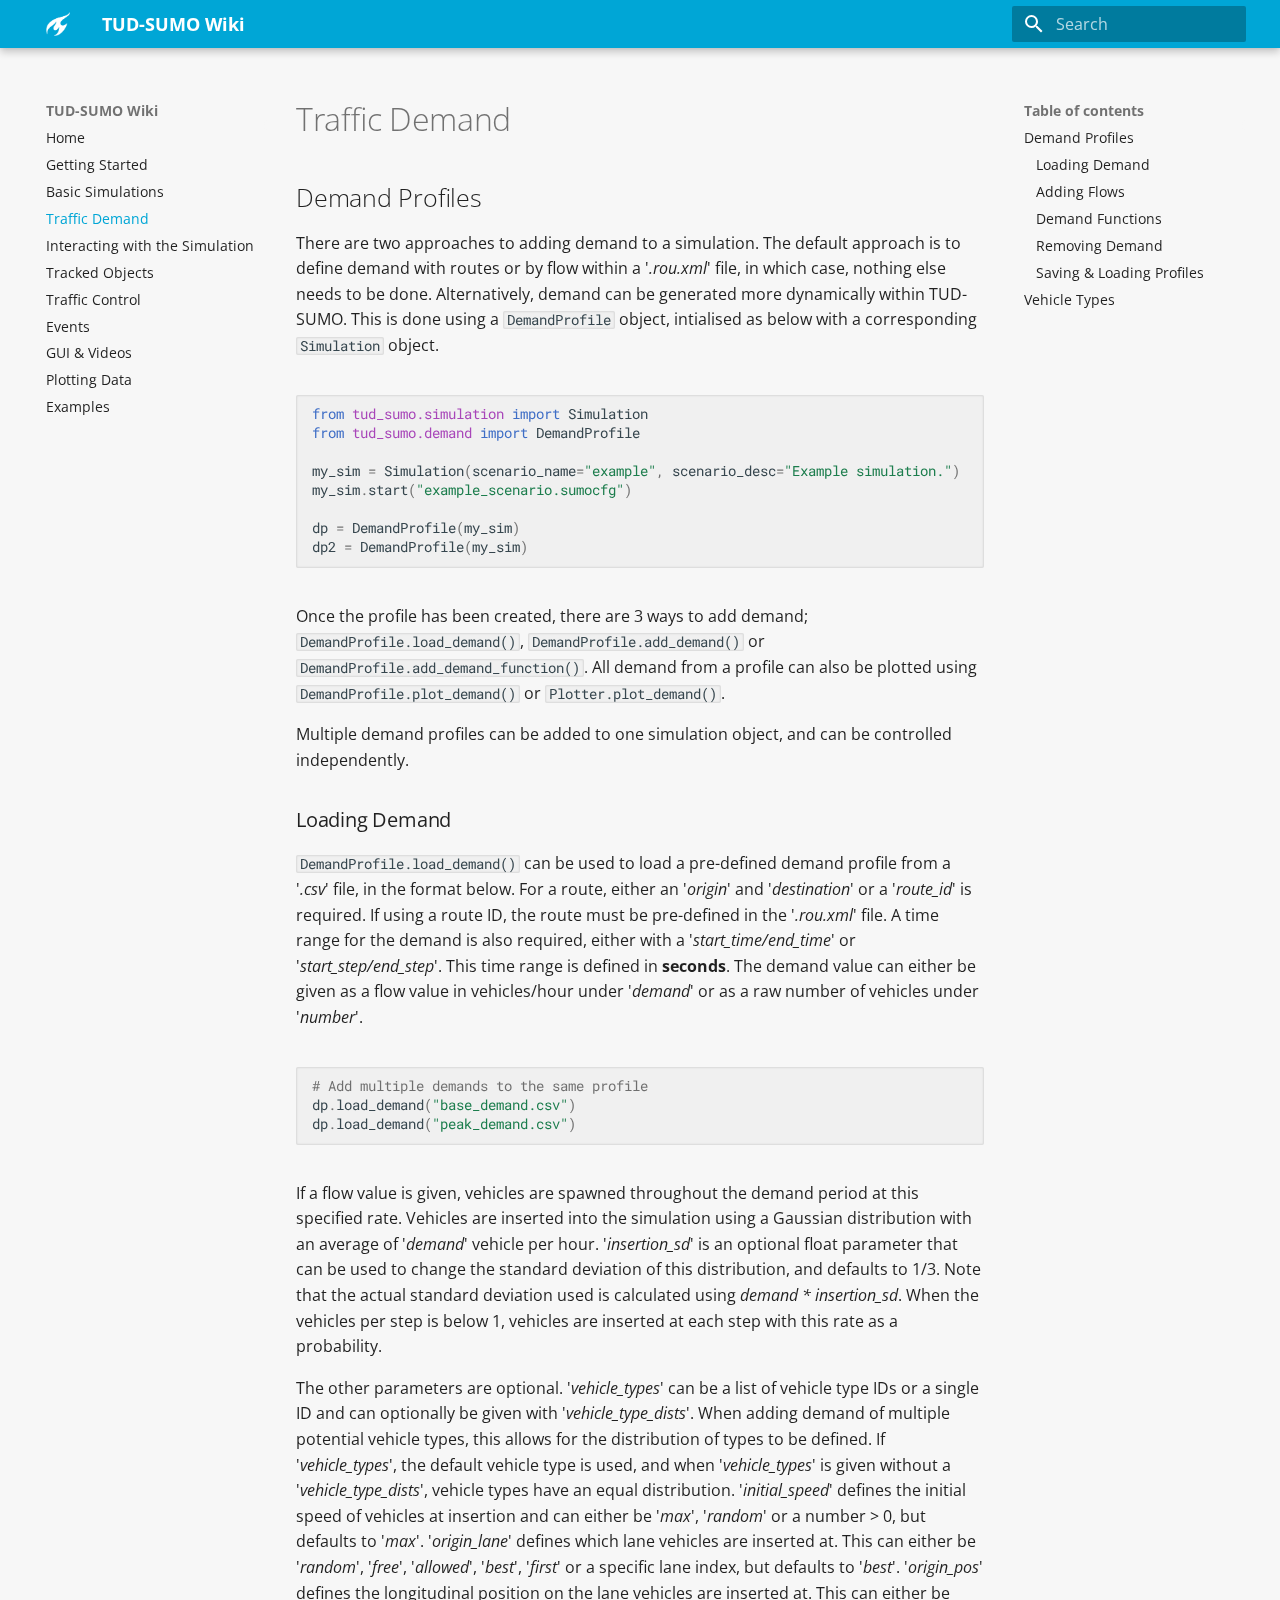
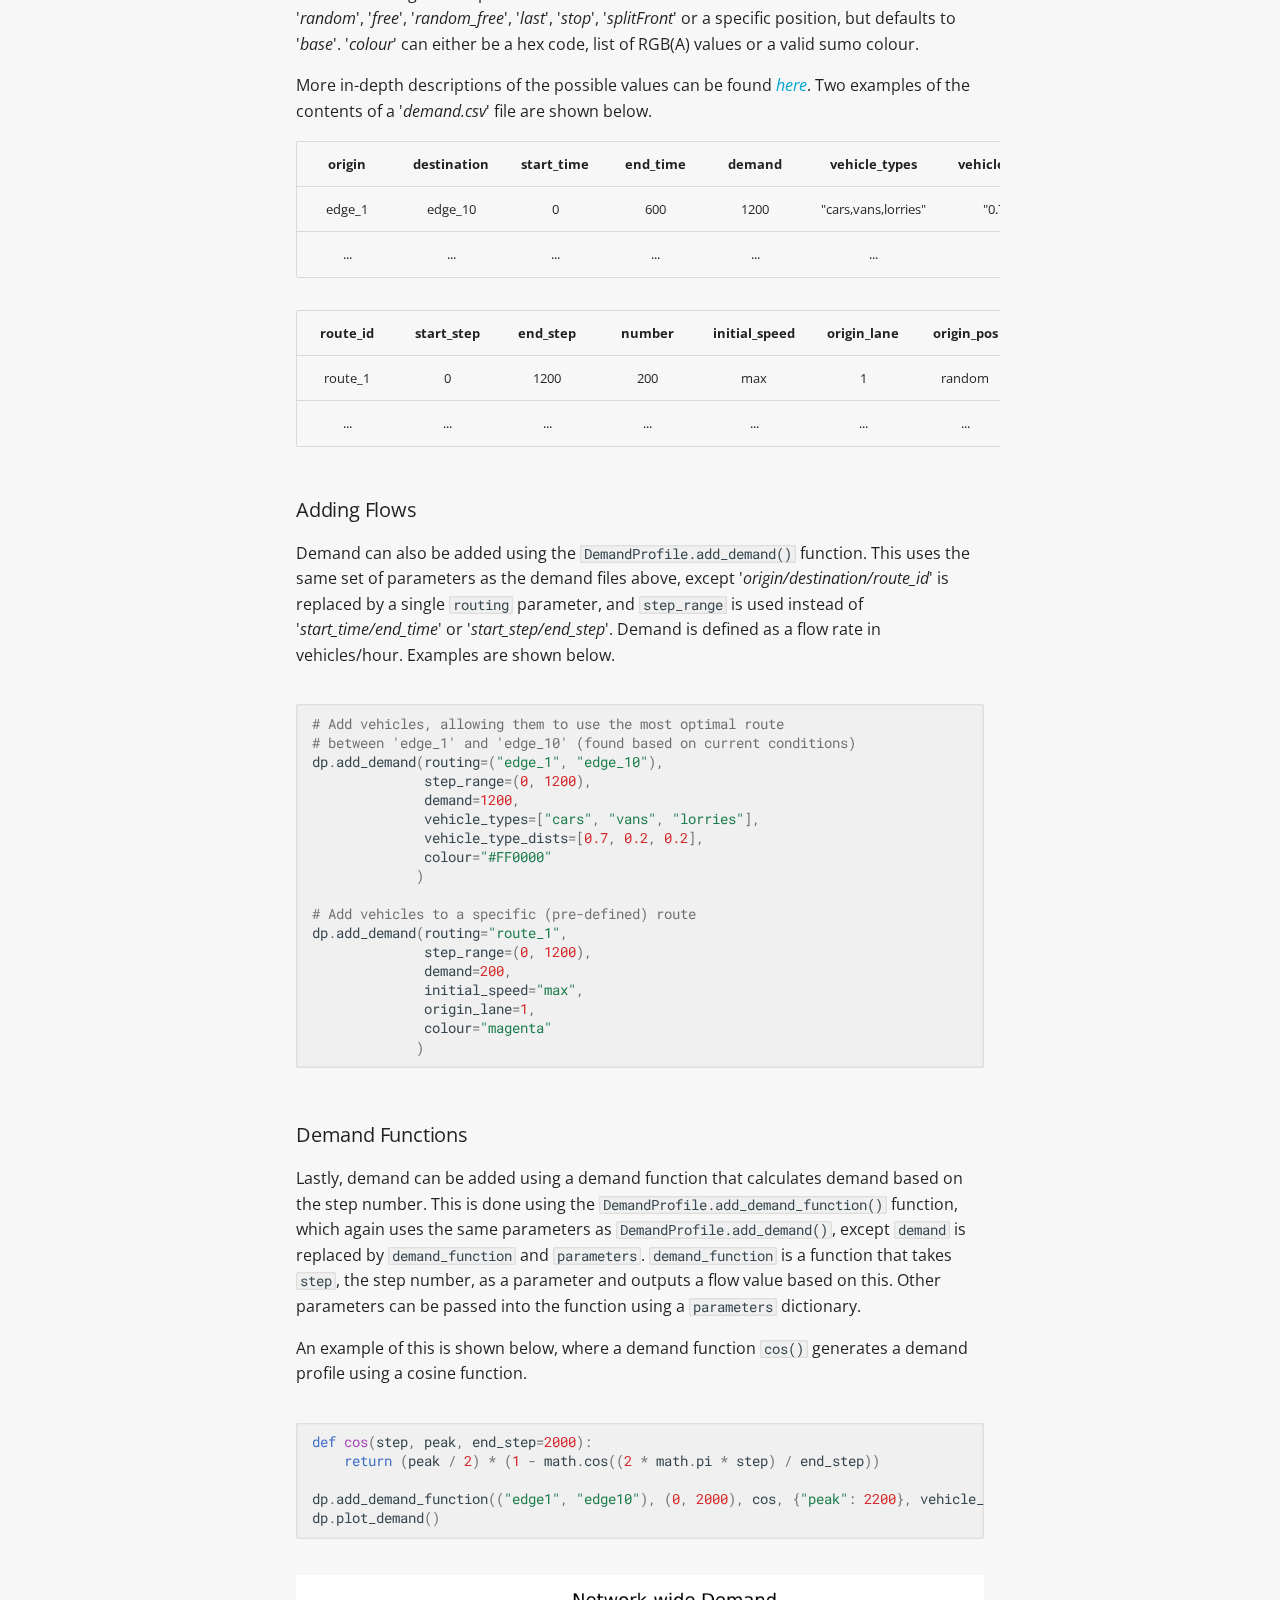
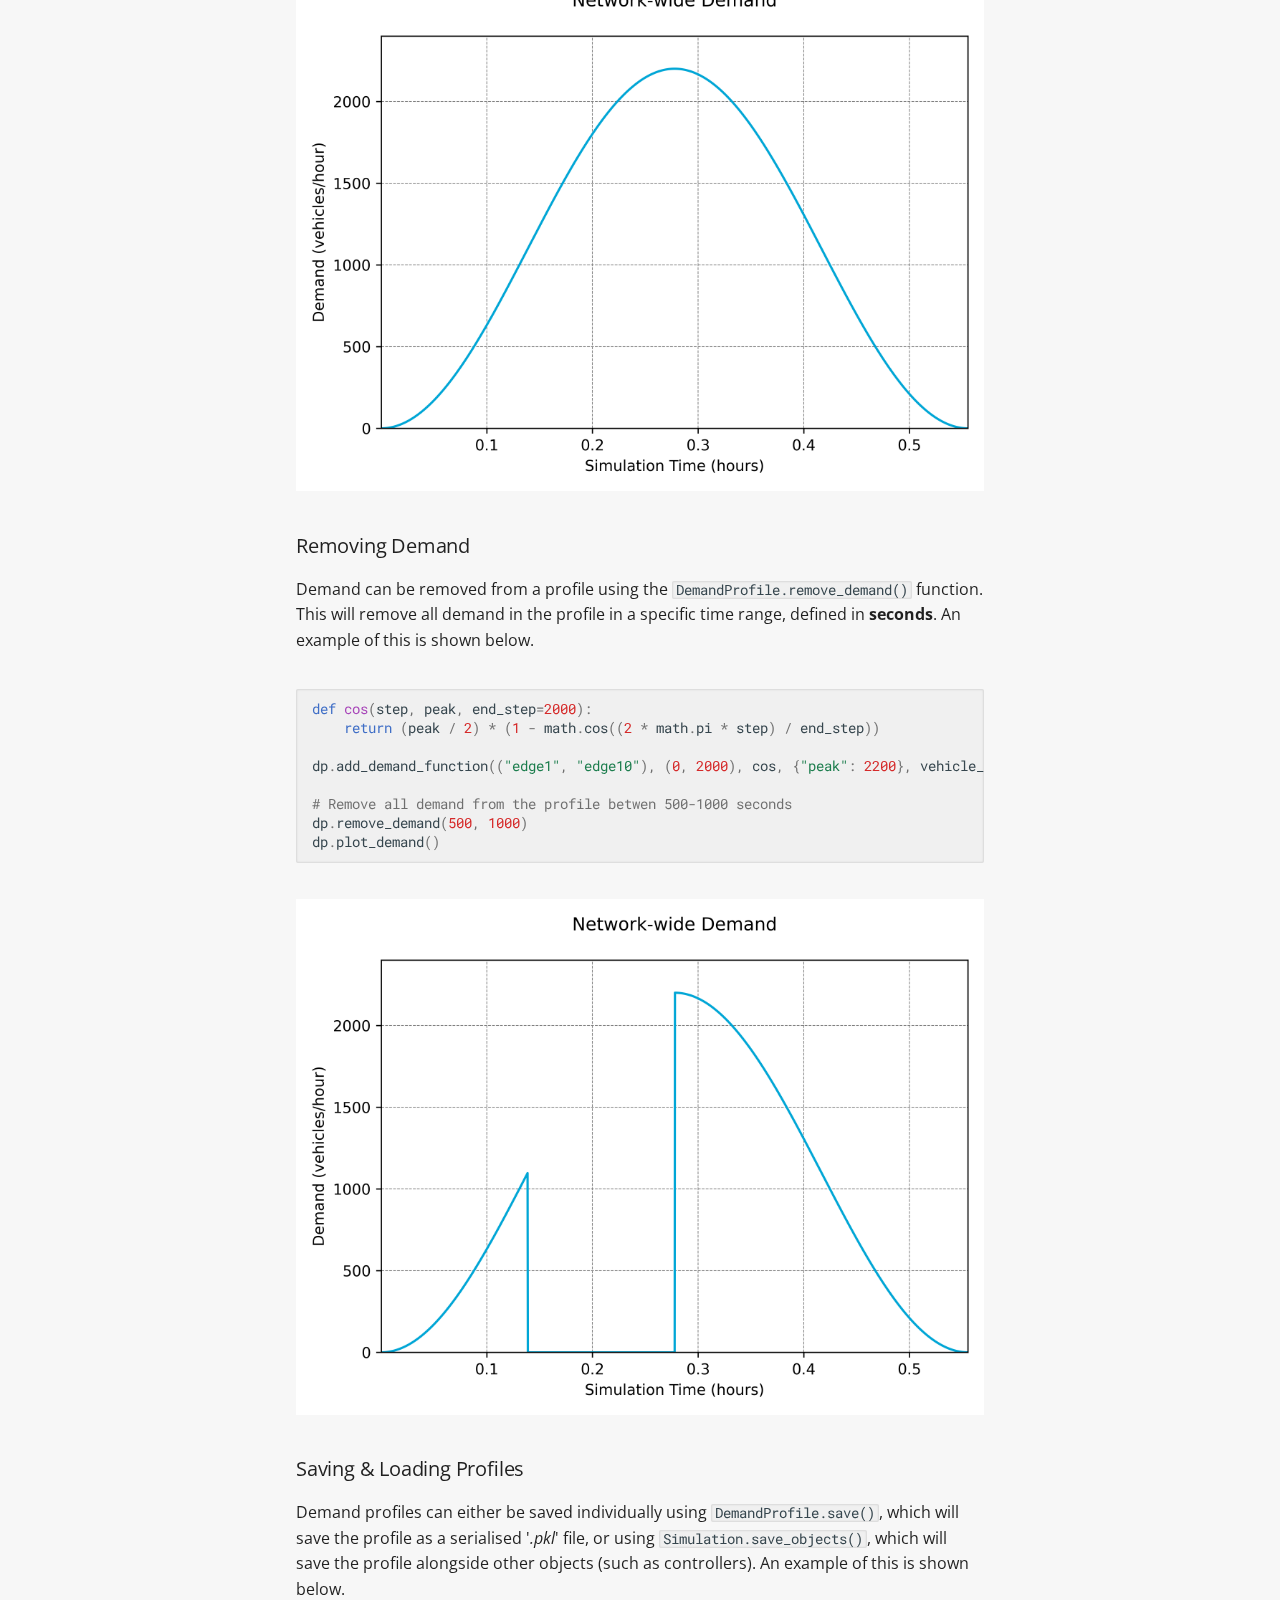
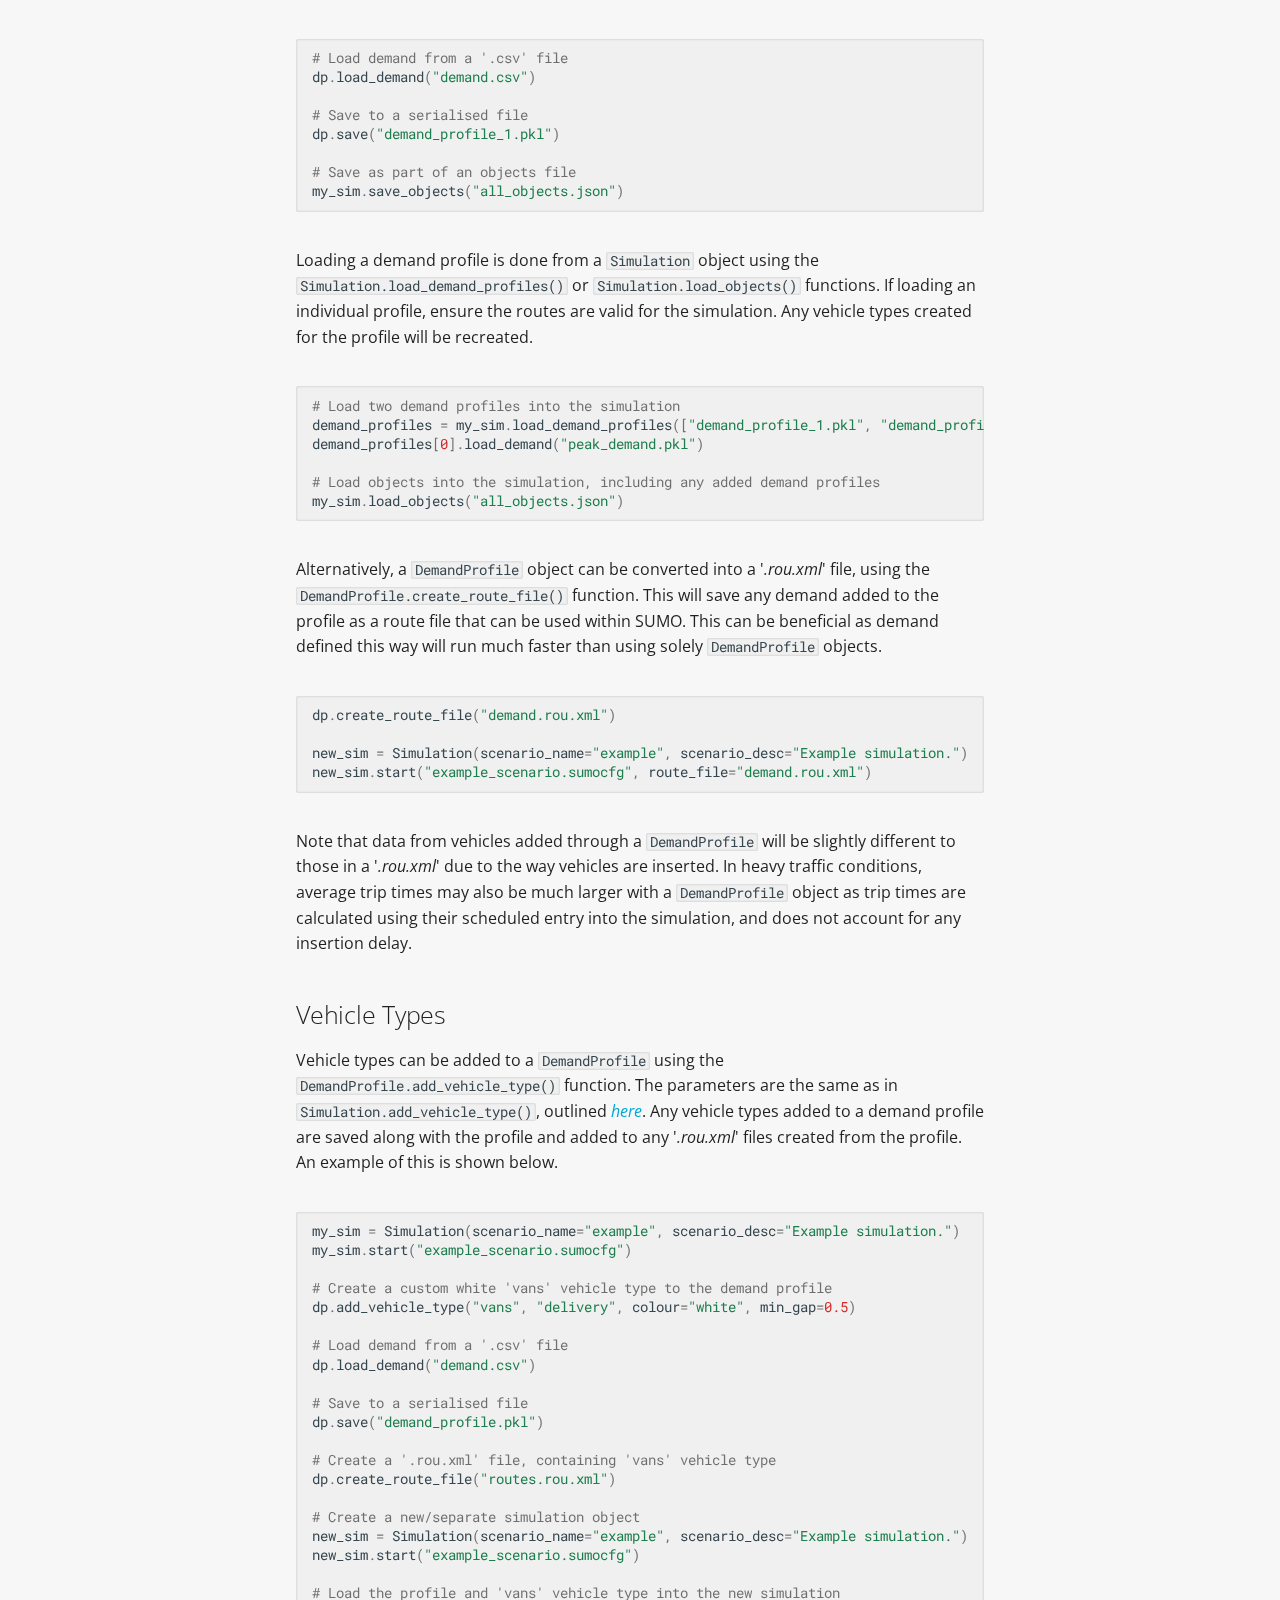
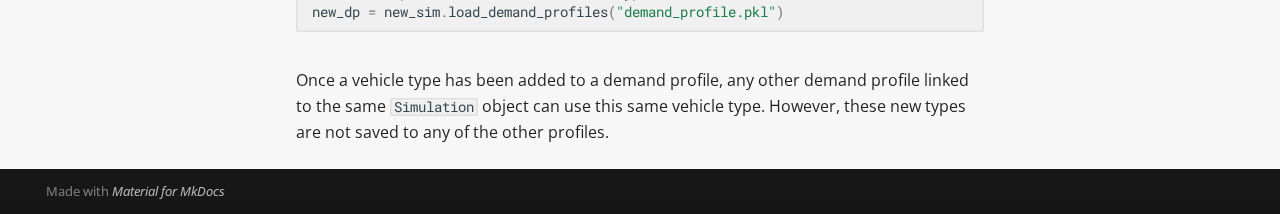
<file: 4_demand/index.html>
<!doctype html>
<html lang="en" class="no-js">
  <head>
    
      <meta charset="utf-8">
      <meta name="viewport" content="width=device-width,initial-scale=1">
      
      
      
      
        <link rel="prev" href="../3_basic_sim/">
      
      
        <link rel="next" href="../5_interactions/">
      
      
      <link rel="icon" href="../img/favicon.ico">
      <meta name="generator" content="mkdocs-1.6.1, mkdocs-material-9.6.9">
    
    
      
        <title>Traffic Demand - TUD-SUMO Wiki</title>
      
    
    
      <link rel="stylesheet" href="../assets/stylesheets/main.4af4bdda.min.css">
      
        
        <link rel="stylesheet" href="../assets/stylesheets/palette.06af60db.min.css">
      
      


    
    
      
    
    
      
        
        
        <link rel="preconnect" href="https://fonts.gstatic.com" crossorigin>
        <link rel="stylesheet" href="https://fonts.googleapis.com/css?family=Open+Sans:300,300i,400,400i,700,700i%7CRoboto+Mono:400,400i,700,700i&display=fallback">
        <style>:root{--md-text-font:"Open Sans";--md-code-font:"Roboto Mono"}</style>
      
    
    
      <link rel="stylesheet" href="../stylesheets/extra.css">
    
    <script>__md_scope=new URL("..",location),__md_hash=e=>[...e].reduce(((e,_)=>(e<<5)-e+_.charCodeAt(0)),0),__md_get=(e,_=localStorage,t=__md_scope)=>JSON.parse(_.getItem(t.pathname+"."+e)),__md_set=(e,_,t=localStorage,a=__md_scope)=>{try{t.setItem(a.pathname+"."+e,JSON.stringify(_))}catch(e){}}</script>
    
      

    
    
    
  </head>
  
  
    
    
    
    
    
    <body dir="ltr" data-md-color-scheme="default" data-md-color-primary="custom" data-md-color-accent="custom">
  
    
    <input class="md-toggle" data-md-toggle="drawer" type="checkbox" id="__drawer" autocomplete="off">
    <input class="md-toggle" data-md-toggle="search" type="checkbox" id="__search" autocomplete="off">
    <label class="md-overlay" for="__drawer"></label>
    <div data-md-component="skip">
      
        
        <a href="#demand-profiles" class="md-skip">
          Skip to content
        </a>
      
    </div>
    <div data-md-component="announce">
      
    </div>
    
    
      

  

<header class="md-header md-header--shadow" data-md-component="header">
  <nav class="md-header__inner md-grid" aria-label="Header">
    <a href=".." title="TUD-SUMO Wiki" class="md-header__button md-logo" aria-label="TUD-SUMO Wiki" data-md-component="logo">
      
  <img src="../img/logo.png" alt="logo">

    </a>
    <label class="md-header__button md-icon" for="__drawer">
      
      <svg xmlns="http://www.w3.org/2000/svg" viewBox="0 0 24 24"><path d="M3 6h18v2H3zm0 5h18v2H3zm0 5h18v2H3z"/></svg>
    </label>
    <div class="md-header__title" data-md-component="header-title">
      <div class="md-header__ellipsis">
        <div class="md-header__topic">
          <span class="md-ellipsis">
            TUD-SUMO Wiki
          </span>
        </div>
        <div class="md-header__topic" data-md-component="header-topic">
          <span class="md-ellipsis">
            
              Traffic Demand
            
          </span>
        </div>
      </div>
    </div>
    
      
    
    
    
    
      <label class="md-header__button md-icon" for="__search">
        
        <svg xmlns="http://www.w3.org/2000/svg" viewBox="0 0 24 24"><path d="M9.5 3A6.5 6.5 0 0 1 16 9.5c0 1.61-.59 3.09-1.56 4.23l.27.27h.79l5 5-1.5 1.5-5-5v-.79l-.27-.27A6.52 6.52 0 0 1 9.5 16 6.5 6.5 0 0 1 3 9.5 6.5 6.5 0 0 1 9.5 3m0 2C7 5 5 7 5 9.5S7 14 9.5 14 14 12 14 9.5 12 5 9.5 5"/></svg>
      </label>
      <div class="md-search" data-md-component="search" role="dialog">
  <label class="md-search__overlay" for="__search"></label>
  <div class="md-search__inner" role="search">
    <form class="md-search__form" name="search">
      <input type="text" class="md-search__input" name="query" aria-label="Search" placeholder="Search" autocapitalize="off" autocorrect="off" autocomplete="off" spellcheck="false" data-md-component="search-query" required>
      <label class="md-search__icon md-icon" for="__search">
        
        <svg xmlns="http://www.w3.org/2000/svg" viewBox="0 0 24 24"><path d="M9.5 3A6.5 6.5 0 0 1 16 9.5c0 1.61-.59 3.09-1.56 4.23l.27.27h.79l5 5-1.5 1.5-5-5v-.79l-.27-.27A6.52 6.52 0 0 1 9.5 16 6.5 6.5 0 0 1 3 9.5 6.5 6.5 0 0 1 9.5 3m0 2C7 5 5 7 5 9.5S7 14 9.5 14 14 12 14 9.5 12 5 9.5 5"/></svg>
        
        <svg xmlns="http://www.w3.org/2000/svg" viewBox="0 0 24 24"><path d="M20 11v2H8l5.5 5.5-1.42 1.42L4.16 12l7.92-7.92L13.5 5.5 8 11z"/></svg>
      </label>
      <nav class="md-search__options" aria-label="Search">
        
        <button type="reset" class="md-search__icon md-icon" title="Clear" aria-label="Clear" tabindex="-1">
          
          <svg xmlns="http://www.w3.org/2000/svg" viewBox="0 0 24 24"><path d="M19 6.41 17.59 5 12 10.59 6.41 5 5 6.41 10.59 12 5 17.59 6.41 19 12 13.41 17.59 19 19 17.59 13.41 12z"/></svg>
        </button>
      </nav>
      
    </form>
    <div class="md-search__output">
      <div class="md-search__scrollwrap" tabindex="0" data-md-scrollfix>
        <div class="md-search-result" data-md-component="search-result">
          <div class="md-search-result__meta">
            Initializing search
          </div>
          <ol class="md-search-result__list" role="presentation"></ol>
        </div>
      </div>
    </div>
  </div>
</div>
    
    
  </nav>
  
</header>
    
    <div class="md-container" data-md-component="container">
      
      
        
          
        
      
      <main class="md-main" data-md-component="main">
        <div class="md-main__inner md-grid">
          
            
              
              <div class="md-sidebar md-sidebar--primary" data-md-component="sidebar" data-md-type="navigation" >
                <div class="md-sidebar__scrollwrap">
                  <div class="md-sidebar__inner">
                    



<nav class="md-nav md-nav--primary" aria-label="Navigation" data-md-level="0">
  <label class="md-nav__title" for="__drawer">
    <a href=".." title="TUD-SUMO Wiki" class="md-nav__button md-logo" aria-label="TUD-SUMO Wiki" data-md-component="logo">
      
  <img src="../img/logo.png" alt="logo">

    </a>
    TUD-SUMO Wiki
  </label>
  
  <ul class="md-nav__list" data-md-scrollfix>
    
      
      
  
  
  
  
    <li class="md-nav__item">
      <a href=".." class="md-nav__link">
        
  
  <span class="md-ellipsis">
    Home
    
  </span>
  

      </a>
    </li>
  

    
      
      
  
  
  
  
    <li class="md-nav__item">
      <a href="../2_getting_started/" class="md-nav__link">
        
  
  <span class="md-ellipsis">
    Getting Started
    
  </span>
  

      </a>
    </li>
  

    
      
      
  
  
  
  
    <li class="md-nav__item">
      <a href="../3_basic_sim/" class="md-nav__link">
        
  
  <span class="md-ellipsis">
    Basic Simulations
    
  </span>
  

      </a>
    </li>
  

    
      
      
  
  
    
  
  
  
    <li class="md-nav__item md-nav__item--active">
      
      <input class="md-nav__toggle md-toggle" type="checkbox" id="__toc">
      
      
      
        <label class="md-nav__link md-nav__link--active" for="__toc">
          
  
  <span class="md-ellipsis">
    Traffic Demand
    
  </span>
  

          <span class="md-nav__icon md-icon"></span>
        </label>
      
      <a href="./" class="md-nav__link md-nav__link--active">
        
  
  <span class="md-ellipsis">
    Traffic Demand
    
  </span>
  

      </a>
      
        

<nav class="md-nav md-nav--secondary" aria-label="Table of contents">
  
  
  
  
    <label class="md-nav__title" for="__toc">
      <span class="md-nav__icon md-icon"></span>
      Table of contents
    </label>
    <ul class="md-nav__list" data-md-component="toc" data-md-scrollfix>
      
        <li class="md-nav__item">
  <a href="#demand-profiles" class="md-nav__link">
    <span class="md-ellipsis">
      Demand Profiles
    </span>
  </a>
  
    <nav class="md-nav" aria-label="Demand Profiles">
      <ul class="md-nav__list">
        
          <li class="md-nav__item">
  <a href="#loading-demand" class="md-nav__link">
    <span class="md-ellipsis">
      Loading Demand
    </span>
  </a>
  
</li>
        
          <li class="md-nav__item">
  <a href="#adding-flows" class="md-nav__link">
    <span class="md-ellipsis">
      Adding Flows
    </span>
  </a>
  
</li>
        
          <li class="md-nav__item">
  <a href="#demand-functions" class="md-nav__link">
    <span class="md-ellipsis">
      Demand Functions
    </span>
  </a>
  
</li>
        
          <li class="md-nav__item">
  <a href="#removing-demand" class="md-nav__link">
    <span class="md-ellipsis">
      Removing Demand
    </span>
  </a>
  
</li>
        
          <li class="md-nav__item">
  <a href="#saving-loading-profiles" class="md-nav__link">
    <span class="md-ellipsis">
      Saving &amp; Loading Profiles
    </span>
  </a>
  
</li>
        
      </ul>
    </nav>
  
</li>
      
        <li class="md-nav__item">
  <a href="#vehicle-types" class="md-nav__link">
    <span class="md-ellipsis">
      Vehicle Types
    </span>
  </a>
  
</li>
      
    </ul>
  
</nav>
      
    </li>
  

    
      
      
  
  
  
  
    <li class="md-nav__item">
      <a href="../5_interactions/" class="md-nav__link">
        
  
  <span class="md-ellipsis">
    Interacting with the Simulation
    
  </span>
  

      </a>
    </li>
  

    
      
      
  
  
  
  
    <li class="md-nav__item">
      <a href="../6_tracked_objs/" class="md-nav__link">
        
  
  <span class="md-ellipsis">
    Tracked Objects
    
  </span>
  

      </a>
    </li>
  

    
      
      
  
  
  
  
    <li class="md-nav__item">
      <a href="../7_traffic_control/" class="md-nav__link">
        
  
  <span class="md-ellipsis">
    Traffic Control
    
  </span>
  

      </a>
    </li>
  

    
      
      
  
  
  
  
    <li class="md-nav__item">
      <a href="../8_events/" class="md-nav__link">
        
  
  <span class="md-ellipsis">
    Events
    
  </span>
  

      </a>
    </li>
  

    
      
      
  
  
  
  
    <li class="md-nav__item">
      <a href="../9_gui/" class="md-nav__link">
        
  
  <span class="md-ellipsis">
    GUI & Videos
    
  </span>
  

      </a>
    </li>
  

    
      
      
  
  
  
  
    <li class="md-nav__item">
      <a href="../10_plotting/" class="md-nav__link">
        
  
  <span class="md-ellipsis">
    Plotting Data
    
  </span>
  

      </a>
    </li>
  

    
      
      
  
  
  
  
    <li class="md-nav__item">
      <a href="../11_examples/" class="md-nav__link">
        
  
  <span class="md-ellipsis">
    Examples
    
  </span>
  

      </a>
    </li>
  

    
  </ul>
</nav>
                  </div>
                </div>
              </div>
            
            
              
              <div class="md-sidebar md-sidebar--secondary" data-md-component="sidebar" data-md-type="toc" >
                <div class="md-sidebar__scrollwrap">
                  <div class="md-sidebar__inner">
                    

<nav class="md-nav md-nav--secondary" aria-label="Table of contents">
  
  
  
  
    <label class="md-nav__title" for="__toc">
      <span class="md-nav__icon md-icon"></span>
      Table of contents
    </label>
    <ul class="md-nav__list" data-md-component="toc" data-md-scrollfix>
      
        <li class="md-nav__item">
  <a href="#demand-profiles" class="md-nav__link">
    <span class="md-ellipsis">
      Demand Profiles
    </span>
  </a>
  
    <nav class="md-nav" aria-label="Demand Profiles">
      <ul class="md-nav__list">
        
          <li class="md-nav__item">
  <a href="#loading-demand" class="md-nav__link">
    <span class="md-ellipsis">
      Loading Demand
    </span>
  </a>
  
</li>
        
          <li class="md-nav__item">
  <a href="#adding-flows" class="md-nav__link">
    <span class="md-ellipsis">
      Adding Flows
    </span>
  </a>
  
</li>
        
          <li class="md-nav__item">
  <a href="#demand-functions" class="md-nav__link">
    <span class="md-ellipsis">
      Demand Functions
    </span>
  </a>
  
</li>
        
          <li class="md-nav__item">
  <a href="#removing-demand" class="md-nav__link">
    <span class="md-ellipsis">
      Removing Demand
    </span>
  </a>
  
</li>
        
          <li class="md-nav__item">
  <a href="#saving-loading-profiles" class="md-nav__link">
    <span class="md-ellipsis">
      Saving &amp; Loading Profiles
    </span>
  </a>
  
</li>
        
      </ul>
    </nav>
  
</li>
      
        <li class="md-nav__item">
  <a href="#vehicle-types" class="md-nav__link">
    <span class="md-ellipsis">
      Vehicle Types
    </span>
  </a>
  
</li>
      
    </ul>
  
</nav>
                  </div>
                </div>
              </div>
            
          
          
            <div class="md-content" data-md-component="content">
              <article class="md-content__inner md-typeset">
                
                  



  <h1>Traffic Demand</h1>

<h2 id="demand-profiles">Demand Profiles</h2>
<p>There are two approaches to adding demand to a simulation. The default approach is to define demand with routes or by flow within a '<em>.rou.xml</em>' file, in which case, nothing else needs to be done. Alternatively, demand can be generated more dynamically within TUD-SUMO. This is done using a <code>DemandProfile</code> object, intialised as below with a corresponding <code>Simulation</code> object.</p>
<div class="highlight"><pre><span></span><code><span class="kn">from</span><span class="w"> </span><span class="nn">tud_sumo.simulation</span><span class="w"> </span><span class="kn">import</span> <span class="n">Simulation</span>
<span class="kn">from</span><span class="w"> </span><span class="nn">tud_sumo.demand</span><span class="w"> </span><span class="kn">import</span> <span class="n">DemandProfile</span>

<span class="n">my_sim</span> <span class="o">=</span> <span class="n">Simulation</span><span class="p">(</span><span class="n">scenario_name</span><span class="o">=</span><span class="s2">&quot;example&quot;</span><span class="p">,</span> <span class="n">scenario_desc</span><span class="o">=</span><span class="s2">&quot;Example simulation.&quot;</span><span class="p">)</span>
<span class="n">my_sim</span><span class="o">.</span><span class="n">start</span><span class="p">(</span><span class="s2">&quot;example_scenario.sumocfg&quot;</span><span class="p">)</span>

<span class="n">dp</span> <span class="o">=</span> <span class="n">DemandProfile</span><span class="p">(</span><span class="n">my_sim</span><span class="p">)</span>
<span class="n">dp2</span> <span class="o">=</span> <span class="n">DemandProfile</span><span class="p">(</span><span class="n">my_sim</span><span class="p">)</span>
</code></pre></div>
<p>Once the profile has been created, there are 3 ways to add demand; <code>DemandProfile.load_demand()</code>, <code>DemandProfile.add_demand()</code> or <code>DemandProfile.add_demand_function()</code>. All demand from a profile can also be plotted using <code>DemandProfile.plot_demand()</code> or <code>Plotter.plot_demand()</code>.</p>
<p>Multiple demand profiles can be added to one simulation object, and can be controlled independently.</p>
<h3 id="loading-demand">Loading Demand</h3>
<p><code>DemandProfile.load_demand()</code> can be used to load a pre-defined demand profile from a '<em>.csv</em>' file, in the format below. For a route, either an '<em>origin</em>' and '<em>destination</em>' or a '<em>route_id</em>' is required. If using a route ID, the route must be pre-defined in the '<em>.rou.xml</em>' file. A time range for the demand is also required, either with a '<em>start_time/end_time</em>' or '<em>start_step/end_step</em>'. This time range is defined in <strong>seconds</strong>. The demand value can either be given as a flow value in vehicles/hour under '<em>demand</em>' or as a raw number of vehicles under '<em>number</em>'.</p>
<div class="highlight"><pre><span></span><code><span class="c1"># Add multiple demands to the same profile</span>
<span class="n">dp</span><span class="o">.</span><span class="n">load_demand</span><span class="p">(</span><span class="s2">&quot;base_demand.csv&quot;</span><span class="p">)</span>
<span class="n">dp</span><span class="o">.</span><span class="n">load_demand</span><span class="p">(</span><span class="s2">&quot;peak_demand.csv&quot;</span><span class="p">)</span>
</code></pre></div>
<p>If a flow value is given, vehicles are spawned throughout the demand period at this specified rate. Vehicles are inserted into the simulation using a Gaussian distribution with an average of '<em>demand</em>' vehicle per hour. '<em>insertion_sd</em>' is an optional float parameter that can be used to change the standard deviation of this distribution, and defaults to 1/3. Note that the actual standard deviation used is calculated using <em>demand * insertion_sd</em>. When the vehicles per step is below 1, vehicles are inserted at each step with this rate as a probability.</p>
<p>The other parameters are optional. '<em>vehicle_types</em>' can be a list of vehicle type IDs or a single ID and can optionally be given with '<em>vehicle_type_dists</em>'. When adding demand of multiple potential vehicle types, this allows for the distribution of types to be defined. If '<em>vehicle_types</em>', the default vehicle type is used, and when '<em>vehicle_types</em>' is given without a '<em>vehicle_type_dists</em>', vehicle types have an equal distribution. '<em>initial_speed</em>' defines the initial speed of vehicles at insertion and can either be '<em>max</em>', '<em>random</em>' or a number &gt; 0, but defaults to '<em>max</em>'. '<em>origin_lane</em>' defines which lane vehicles are inserted at. This can either be '<em>random</em>', '<em>free</em>', '<em>allowed</em>', '<em>best</em>', '<em>first</em>' or a specific lane index, but defaults to '<em>best</em>'. '<em>origin_pos</em>' defines the longitudinal position on the lane vehicles are inserted at. This can either be '<em>random</em>', '<em>free</em>', '<em>random_free</em>', '<em>last</em>', '<em>stop</em>', '<em>splitFront</em>' or a specific position, but defaults to '<em>base</em>'. '<em>colour</em>' can either be a hex code, list of RGB(A) values or a valid sumo colour.</p>
<p>More in-depth descriptions of the possible values can be found <a href="https://sumo.dlr.de/docs/Definition_of_Vehicles%2C_Vehicle_Types%2C_and_Routes.html#a_vehicles_depart_and_arrival_parameter">here</a>. Two examples of the contents of a '<em>demand.csv</em>' file are shown below.</p>
<table>
<thead>
<tr>
<th style="text-align: center;">origin</th>
<th style="text-align: center;">destination</th>
<th style="text-align: center;">start_time</th>
<th style="text-align: center;">end_time</th>
<th style="text-align: center;">demand</th>
<th style="text-align: center;">vehicle_types</th>
<th style="text-align: center;">vehicle_type_dists</th>
<th style="text-align: center;">colour</th>
</tr>
</thead>
<tbody>
<tr>
<td style="text-align: center;">edge_1</td>
<td style="text-align: center;">edge_10</td>
<td style="text-align: center;">0</td>
<td style="text-align: center;">600</td>
<td style="text-align: center;">1200</td>
<td style="text-align: center;">"cars,vans,lorries"</td>
<td style="text-align: center;">"0.7,0.2,0.1"</td>
<td style="text-align: center;">red</td>
</tr>
<tr>
<td style="text-align: center;">...</td>
<td style="text-align: center;">...</td>
<td style="text-align: center;">...</td>
<td style="text-align: center;">...</td>
<td style="text-align: center;">...</td>
<td style="text-align: center;">...</td>
<td style="text-align: center;">...</td>
<td style="text-align: center;">...</td>
</tr>
</tbody>
</table>
<table>
<thead>
<tr>
<th style="text-align: center;">route_id</th>
<th style="text-align: center;">start_step</th>
<th style="text-align: center;">end_step</th>
<th style="text-align: center;">number</th>
<th style="text-align: center;">initial_speed</th>
<th style="text-align: center;">origin_lane</th>
<th style="text-align: center;">origin_pos</th>
<th style="text-align: center;">insertion_sd</th>
</tr>
</thead>
<tbody>
<tr>
<td style="text-align: center;">route_1</td>
<td style="text-align: center;">0</td>
<td style="text-align: center;">1200</td>
<td style="text-align: center;">200</td>
<td style="text-align: center;">max</td>
<td style="text-align: center;">1</td>
<td style="text-align: center;">random</td>
<td style="text-align: center;">0.3</td>
</tr>
<tr>
<td style="text-align: center;">...</td>
<td style="text-align: center;">...</td>
<td style="text-align: center;">...</td>
<td style="text-align: center;">...</td>
<td style="text-align: center;">...</td>
<td style="text-align: center;">...</td>
<td style="text-align: center;">...</td>
<td style="text-align: center;">...</td>
</tr>
</tbody>
</table>
<h3 id="adding-flows">Adding Flows</h3>
<p>Demand can also be added using the <code>DemandProfile.add_demand()</code> function. This uses the same set of parameters as the demand files above, except '<em>origin/destination/route_id</em>' is replaced by a single <code>routing</code> parameter, and <code>step_range</code> is used instead of '<em>start_time/end_time</em>' or '<em>start_step/end_step</em>'. Demand is defined as a flow rate in vehicles/hour. Examples are shown below.</p>
<div class="highlight"><pre><span></span><code><span class="c1"># Add vehicles, allowing them to use the most optimal route</span>
<span class="c1"># between &#39;edge_1&#39; and &#39;edge_10&#39; (found based on current conditions)</span>
<span class="n">dp</span><span class="o">.</span><span class="n">add_demand</span><span class="p">(</span><span class="n">routing</span><span class="o">=</span><span class="p">(</span><span class="s2">&quot;edge_1&quot;</span><span class="p">,</span> <span class="s2">&quot;edge_10&quot;</span><span class="p">),</span>
              <span class="n">step_range</span><span class="o">=</span><span class="p">(</span><span class="mi">0</span><span class="p">,</span> <span class="mi">1200</span><span class="p">),</span>
              <span class="n">demand</span><span class="o">=</span><span class="mi">1200</span><span class="p">,</span>
              <span class="n">vehicle_types</span><span class="o">=</span><span class="p">[</span><span class="s2">&quot;cars&quot;</span><span class="p">,</span> <span class="s2">&quot;vans&quot;</span><span class="p">,</span> <span class="s2">&quot;lorries&quot;</span><span class="p">],</span>
              <span class="n">vehicle_type_dists</span><span class="o">=</span><span class="p">[</span><span class="mf">0.7</span><span class="p">,</span> <span class="mf">0.2</span><span class="p">,</span> <span class="mf">0.2</span><span class="p">],</span>
              <span class="n">colour</span><span class="o">=</span><span class="s2">&quot;#FF0000&quot;</span>
             <span class="p">)</span>

<span class="c1"># Add vehicles to a specific (pre-defined) route</span>
<span class="n">dp</span><span class="o">.</span><span class="n">add_demand</span><span class="p">(</span><span class="n">routing</span><span class="o">=</span><span class="s2">&quot;route_1&quot;</span><span class="p">,</span>
              <span class="n">step_range</span><span class="o">=</span><span class="p">(</span><span class="mi">0</span><span class="p">,</span> <span class="mi">1200</span><span class="p">),</span>
              <span class="n">demand</span><span class="o">=</span><span class="mi">200</span><span class="p">,</span>
              <span class="n">initial_speed</span><span class="o">=</span><span class="s2">&quot;max&quot;</span><span class="p">,</span>
              <span class="n">origin_lane</span><span class="o">=</span><span class="mi">1</span><span class="p">,</span>
              <span class="n">colour</span><span class="o">=</span><span class="s2">&quot;magenta&quot;</span>
             <span class="p">)</span>
</code></pre></div>
<h3 id="demand-functions">Demand Functions</h3>
<p>Lastly, demand can be added using a demand function that calculates demand based on the step number. This is done using the <code>DemandProfile.add_demand_function()</code> function, which again uses the same parameters as <code>DemandProfile.add_demand()</code>, except <code>demand</code> is replaced by <code>demand_function</code> and <code>parameters</code>. <code>demand_function</code> is a function that takes <code>step</code>, the step number, as a parameter and outputs a flow value based on this. Other parameters can be passed into the function using a <code>parameters</code> dictionary.</p>
<p>An example of this is shown below, where a demand function <code>cos()</code> generates a demand profile using a cosine function.</p>
<div class="highlight"><pre><span></span><code><span class="k">def</span><span class="w"> </span><span class="nf">cos</span><span class="p">(</span><span class="n">step</span><span class="p">,</span> <span class="n">peak</span><span class="p">,</span> <span class="n">end_step</span><span class="o">=</span><span class="mi">2000</span><span class="p">):</span>
    <span class="k">return</span> <span class="p">(</span><span class="n">peak</span> <span class="o">/</span> <span class="mi">2</span><span class="p">)</span> <span class="o">*</span> <span class="p">(</span><span class="mi">1</span> <span class="o">-</span> <span class="n">math</span><span class="o">.</span><span class="n">cos</span><span class="p">((</span><span class="mi">2</span> <span class="o">*</span> <span class="n">math</span><span class="o">.</span><span class="n">pi</span> <span class="o">*</span> <span class="n">step</span><span class="p">)</span> <span class="o">/</span> <span class="n">end_step</span><span class="p">))</span>

<span class="n">dp</span><span class="o">.</span><span class="n">add_demand_function</span><span class="p">((</span><span class="s2">&quot;edge1&quot;</span><span class="p">,</span> <span class="s2">&quot;edge10&quot;</span><span class="p">),</span> <span class="p">(</span><span class="mi">0</span><span class="p">,</span> <span class="mi">2000</span><span class="p">),</span> <span class="n">cos</span><span class="p">,</span> <span class="p">{</span><span class="s2">&quot;peak&quot;</span><span class="p">:</span> <span class="mi">2200</span><span class="p">},</span> <span class="n">vehicle_types</span><span class="o">=</span><span class="s2">&quot;cars&quot;</span><span class="p">)</span>
<span class="n">dp</span><span class="o">.</span><span class="n">plot_demand</span><span class="p">()</span>
</code></pre></div>
<p><img alt="Example Demand" src="../img/plots/demand_example.png" /></p>
<h3 id="removing-demand">Removing Demand</h3>
<p>Demand can be removed from a profile using the <code>DemandProfile.remove_demand()</code> function. This will remove all demand in the profile in a specific time range, defined in <strong>seconds</strong>. An example of this is shown below.</p>
<div class="highlight"><pre><span></span><code><span class="k">def</span><span class="w"> </span><span class="nf">cos</span><span class="p">(</span><span class="n">step</span><span class="p">,</span> <span class="n">peak</span><span class="p">,</span> <span class="n">end_step</span><span class="o">=</span><span class="mi">2000</span><span class="p">):</span>
    <span class="k">return</span> <span class="p">(</span><span class="n">peak</span> <span class="o">/</span> <span class="mi">2</span><span class="p">)</span> <span class="o">*</span> <span class="p">(</span><span class="mi">1</span> <span class="o">-</span> <span class="n">math</span><span class="o">.</span><span class="n">cos</span><span class="p">((</span><span class="mi">2</span> <span class="o">*</span> <span class="n">math</span><span class="o">.</span><span class="n">pi</span> <span class="o">*</span> <span class="n">step</span><span class="p">)</span> <span class="o">/</span> <span class="n">end_step</span><span class="p">))</span>

<span class="n">dp</span><span class="o">.</span><span class="n">add_demand_function</span><span class="p">((</span><span class="s2">&quot;edge1&quot;</span><span class="p">,</span> <span class="s2">&quot;edge10&quot;</span><span class="p">),</span> <span class="p">(</span><span class="mi">0</span><span class="p">,</span> <span class="mi">2000</span><span class="p">),</span> <span class="n">cos</span><span class="p">,</span> <span class="p">{</span><span class="s2">&quot;peak&quot;</span><span class="p">:</span> <span class="mi">2200</span><span class="p">},</span> <span class="n">vehicle_types</span><span class="o">=</span><span class="s2">&quot;cars&quot;</span><span class="p">)</span>

<span class="c1"># Remove all demand from the profile betwen 500-1000 seconds</span>
<span class="n">dp</span><span class="o">.</span><span class="n">remove_demand</span><span class="p">(</span><span class="mi">500</span><span class="p">,</span> <span class="mi">1000</span><span class="p">)</span>
<span class="n">dp</span><span class="o">.</span><span class="n">plot_demand</span><span class="p">()</span>
</code></pre></div>
<p><img alt="Example Demand" src="../img/plots/dr_example.png" /></p>
<h3 id="saving-loading-profiles">Saving &amp; Loading Profiles</h3>
<p>Demand profiles can either be saved individually using <code>DemandProfile.save()</code>, which will save the profile as a serialised '<em>.pkl</em>' file, or using <code>Simulation.save_objects()</code>, which will save the profile alongside other objects (such as controllers). An example of this is shown below.</p>
<div class="highlight"><pre><span></span><code><span class="c1"># Load demand from a &#39;.csv&#39; file</span>
<span class="n">dp</span><span class="o">.</span><span class="n">load_demand</span><span class="p">(</span><span class="s2">&quot;demand.csv&quot;</span><span class="p">)</span>

<span class="c1"># Save to a serialised file</span>
<span class="n">dp</span><span class="o">.</span><span class="n">save</span><span class="p">(</span><span class="s2">&quot;demand_profile_1.pkl&quot;</span><span class="p">)</span>

<span class="c1"># Save as part of an objects file</span>
<span class="n">my_sim</span><span class="o">.</span><span class="n">save_objects</span><span class="p">(</span><span class="s2">&quot;all_objects.json&quot;</span><span class="p">)</span>
</code></pre></div>
<p>Loading a demand profile is done from a <code>Simulation</code> object using the <code>Simulation.load_demand_profiles()</code> or <code>Simulation.load_objects()</code> functions. If loading an individual profile, ensure the routes are valid for the simulation. Any vehicle types created for the profile will be recreated.</p>
<div class="highlight"><pre><span></span><code><span class="c1"># Load two demand profiles into the simulation</span>
<span class="n">demand_profiles</span> <span class="o">=</span> <span class="n">my_sim</span><span class="o">.</span><span class="n">load_demand_profiles</span><span class="p">([</span><span class="s2">&quot;demand_profile_1.pkl&quot;</span><span class="p">,</span> <span class="s2">&quot;demand_profile_2.pkl&quot;</span><span class="p">])</span>
<span class="n">demand_profiles</span><span class="p">[</span><span class="mi">0</span><span class="p">]</span><span class="o">.</span><span class="n">load_demand</span><span class="p">(</span><span class="s2">&quot;peak_demand.pkl&quot;</span><span class="p">)</span>

<span class="c1"># Load objects into the simulation, including any added demand profiles</span>
<span class="n">my_sim</span><span class="o">.</span><span class="n">load_objects</span><span class="p">(</span><span class="s2">&quot;all_objects.json&quot;</span><span class="p">)</span>
</code></pre></div>
<p>Alternatively, a <code>DemandProfile</code> object can be converted into a '<em>.rou.xml</em>' file, using the <code>DemandProfile.create_route_file()</code> function. This will save any demand added to the profile as a route file that can be used within SUMO. This can be beneficial as demand defined this way will run much faster than using solely <code>DemandProfile</code> objects.</p>
<div class="highlight"><pre><span></span><code><span class="n">dp</span><span class="o">.</span><span class="n">create_route_file</span><span class="p">(</span><span class="s2">&quot;demand.rou.xml&quot;</span><span class="p">)</span>

<span class="n">new_sim</span> <span class="o">=</span> <span class="n">Simulation</span><span class="p">(</span><span class="n">scenario_name</span><span class="o">=</span><span class="s2">&quot;example&quot;</span><span class="p">,</span> <span class="n">scenario_desc</span><span class="o">=</span><span class="s2">&quot;Example simulation.&quot;</span><span class="p">)</span>
<span class="n">new_sim</span><span class="o">.</span><span class="n">start</span><span class="p">(</span><span class="s2">&quot;example_scenario.sumocfg&quot;</span><span class="p">,</span> <span class="n">route_file</span><span class="o">=</span><span class="s2">&quot;demand.rou.xml&quot;</span><span class="p">)</span>
</code></pre></div>
<p>Note that data from vehicles added through a <code>DemandProfile</code> will be slightly different to those in a '<em>.rou.xml</em>' due to the way vehicles are inserted. In heavy traffic conditions, average trip times may also be much larger with a <code>DemandProfile</code> object as trip times are calculated using their scheduled entry into the simulation, and does not account for any insertion delay.</p>
<h2 id="vehicle-types">Vehicle Types</h2>
<p>Vehicle types can be added to a <code>DemandProfile</code> using the <code>DemandProfile.add_vehicle_type()</code> function. The parameters are the same as in <code>Simulation.add_vehicle_type()</code>, outlined <a href="../5_interactions/#custom-vehicle-types">here</a>. Any vehicle types added to a demand profile are saved along with the profile and added to any '<em>.rou.xml</em>' files created from the profile. An example of this is shown below.</p>
<div class="highlight"><pre><span></span><code><span class="n">my_sim</span> <span class="o">=</span> <span class="n">Simulation</span><span class="p">(</span><span class="n">scenario_name</span><span class="o">=</span><span class="s2">&quot;example&quot;</span><span class="p">,</span> <span class="n">scenario_desc</span><span class="o">=</span><span class="s2">&quot;Example simulation.&quot;</span><span class="p">)</span>
<span class="n">my_sim</span><span class="o">.</span><span class="n">start</span><span class="p">(</span><span class="s2">&quot;example_scenario.sumocfg&quot;</span><span class="p">)</span>

<span class="c1"># Create a custom white &#39;vans&#39; vehicle type to the demand profile</span>
<span class="n">dp</span><span class="o">.</span><span class="n">add_vehicle_type</span><span class="p">(</span><span class="s2">&quot;vans&quot;</span><span class="p">,</span> <span class="s2">&quot;delivery&quot;</span><span class="p">,</span> <span class="n">colour</span><span class="o">=</span><span class="s2">&quot;white&quot;</span><span class="p">,</span> <span class="n">min_gap</span><span class="o">=</span><span class="mf">0.5</span><span class="p">)</span>

<span class="c1"># Load demand from a &#39;.csv&#39; file</span>
<span class="n">dp</span><span class="o">.</span><span class="n">load_demand</span><span class="p">(</span><span class="s2">&quot;demand.csv&quot;</span><span class="p">)</span>

<span class="c1"># Save to a serialised file</span>
<span class="n">dp</span><span class="o">.</span><span class="n">save</span><span class="p">(</span><span class="s2">&quot;demand_profile.pkl&quot;</span><span class="p">)</span>

<span class="c1"># Create a &#39;.rou.xml&#39; file, containing &#39;vans&#39; vehicle type</span>
<span class="n">dp</span><span class="o">.</span><span class="n">create_route_file</span><span class="p">(</span><span class="s2">&quot;routes.rou.xml&quot;</span><span class="p">)</span>

<span class="c1"># Create a new/separate simulation object</span>
<span class="n">new_sim</span> <span class="o">=</span> <span class="n">Simulation</span><span class="p">(</span><span class="n">scenario_name</span><span class="o">=</span><span class="s2">&quot;example&quot;</span><span class="p">,</span> <span class="n">scenario_desc</span><span class="o">=</span><span class="s2">&quot;Example simulation.&quot;</span><span class="p">)</span>
<span class="n">new_sim</span><span class="o">.</span><span class="n">start</span><span class="p">(</span><span class="s2">&quot;example_scenario.sumocfg&quot;</span><span class="p">)</span>

<span class="c1"># Load the profile and &#39;vans&#39; vehicle type into the new simulation</span>
<span class="n">new_dp</span> <span class="o">=</span> <span class="n">new_sim</span><span class="o">.</span><span class="n">load_demand_profiles</span><span class="p">(</span><span class="s2">&quot;demand_profile.pkl&quot;</span><span class="p">)</span>
</code></pre></div>
<p>Once a vehicle type has been added to a demand profile, any other demand profile linked to the same <code>Simulation</code> object can use this same vehicle type. However, these new types are not saved to any of the other profiles.</p>












                
              </article>
            </div>
          
          
<script>var target=document.getElementById(location.hash.slice(1));target&&target.name&&(target.checked=target.name.startsWith("__tabbed_"))</script>
        </div>
        
      </main>
      
        <footer class="md-footer">
  
  <div class="md-footer-meta md-typeset">
    <div class="md-footer-meta__inner md-grid">
      <div class="md-copyright">
  
  
    Made with
    <a href="https://squidfunk.github.io/mkdocs-material/" target="_blank" rel="noopener">
      Material for MkDocs
    </a>
  
</div>
      
    </div>
  </div>
</footer>
      
    </div>
    <div class="md-dialog" data-md-component="dialog">
      <div class="md-dialog__inner md-typeset"></div>
    </div>
    
    
    <script id="__config" type="application/json">{"base": "..", "features": [], "search": "../assets/javascripts/workers/search.f8cc74c7.min.js", "translations": {"clipboard.copied": "Copied to clipboard", "clipboard.copy": "Copy to clipboard", "search.result.more.one": "1 more on this page", "search.result.more.other": "# more on this page", "search.result.none": "No matching documents", "search.result.one": "1 matching document", "search.result.other": "# matching documents", "search.result.placeholder": "Type to start searching", "search.result.term.missing": "Missing", "select.version": "Select version"}}</script>
    
    
      <script src="../assets/javascripts/bundle.c8b220af.min.js"></script>
      
    
  </body>
</html>
</file>
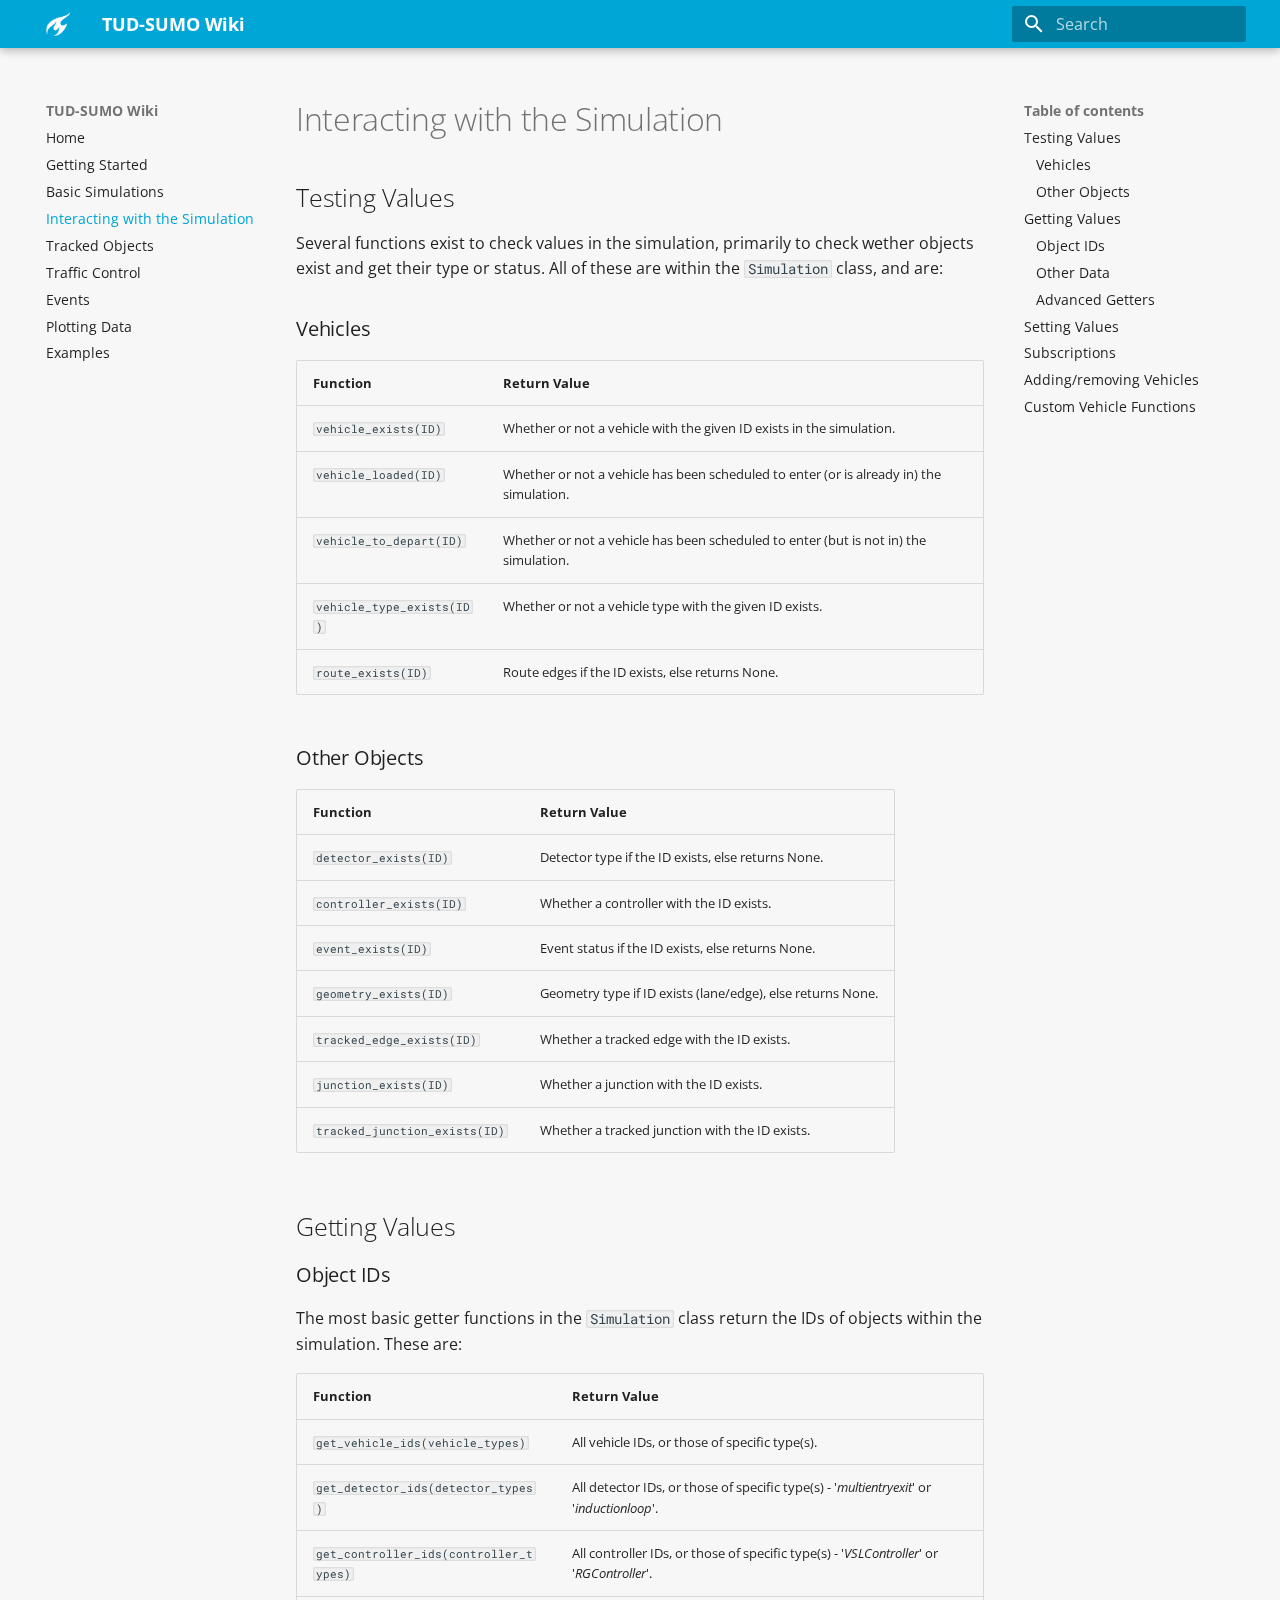
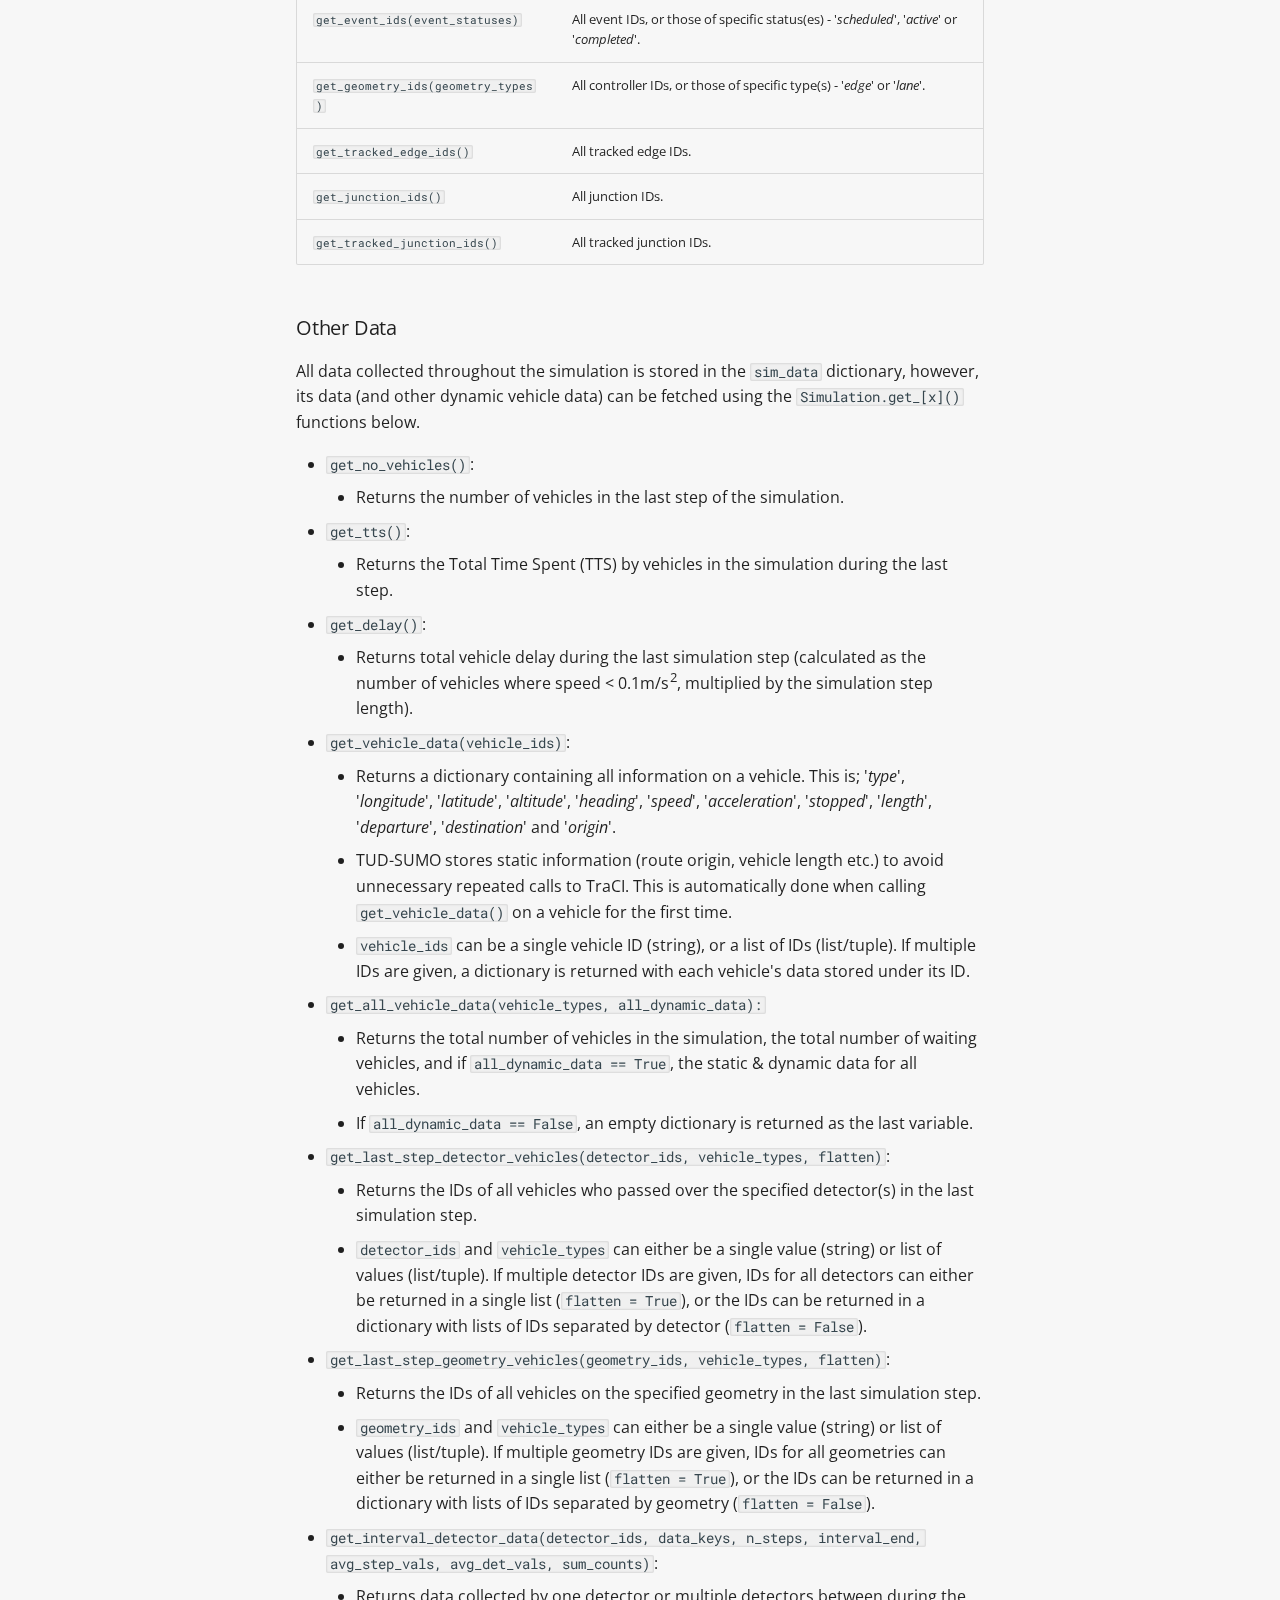
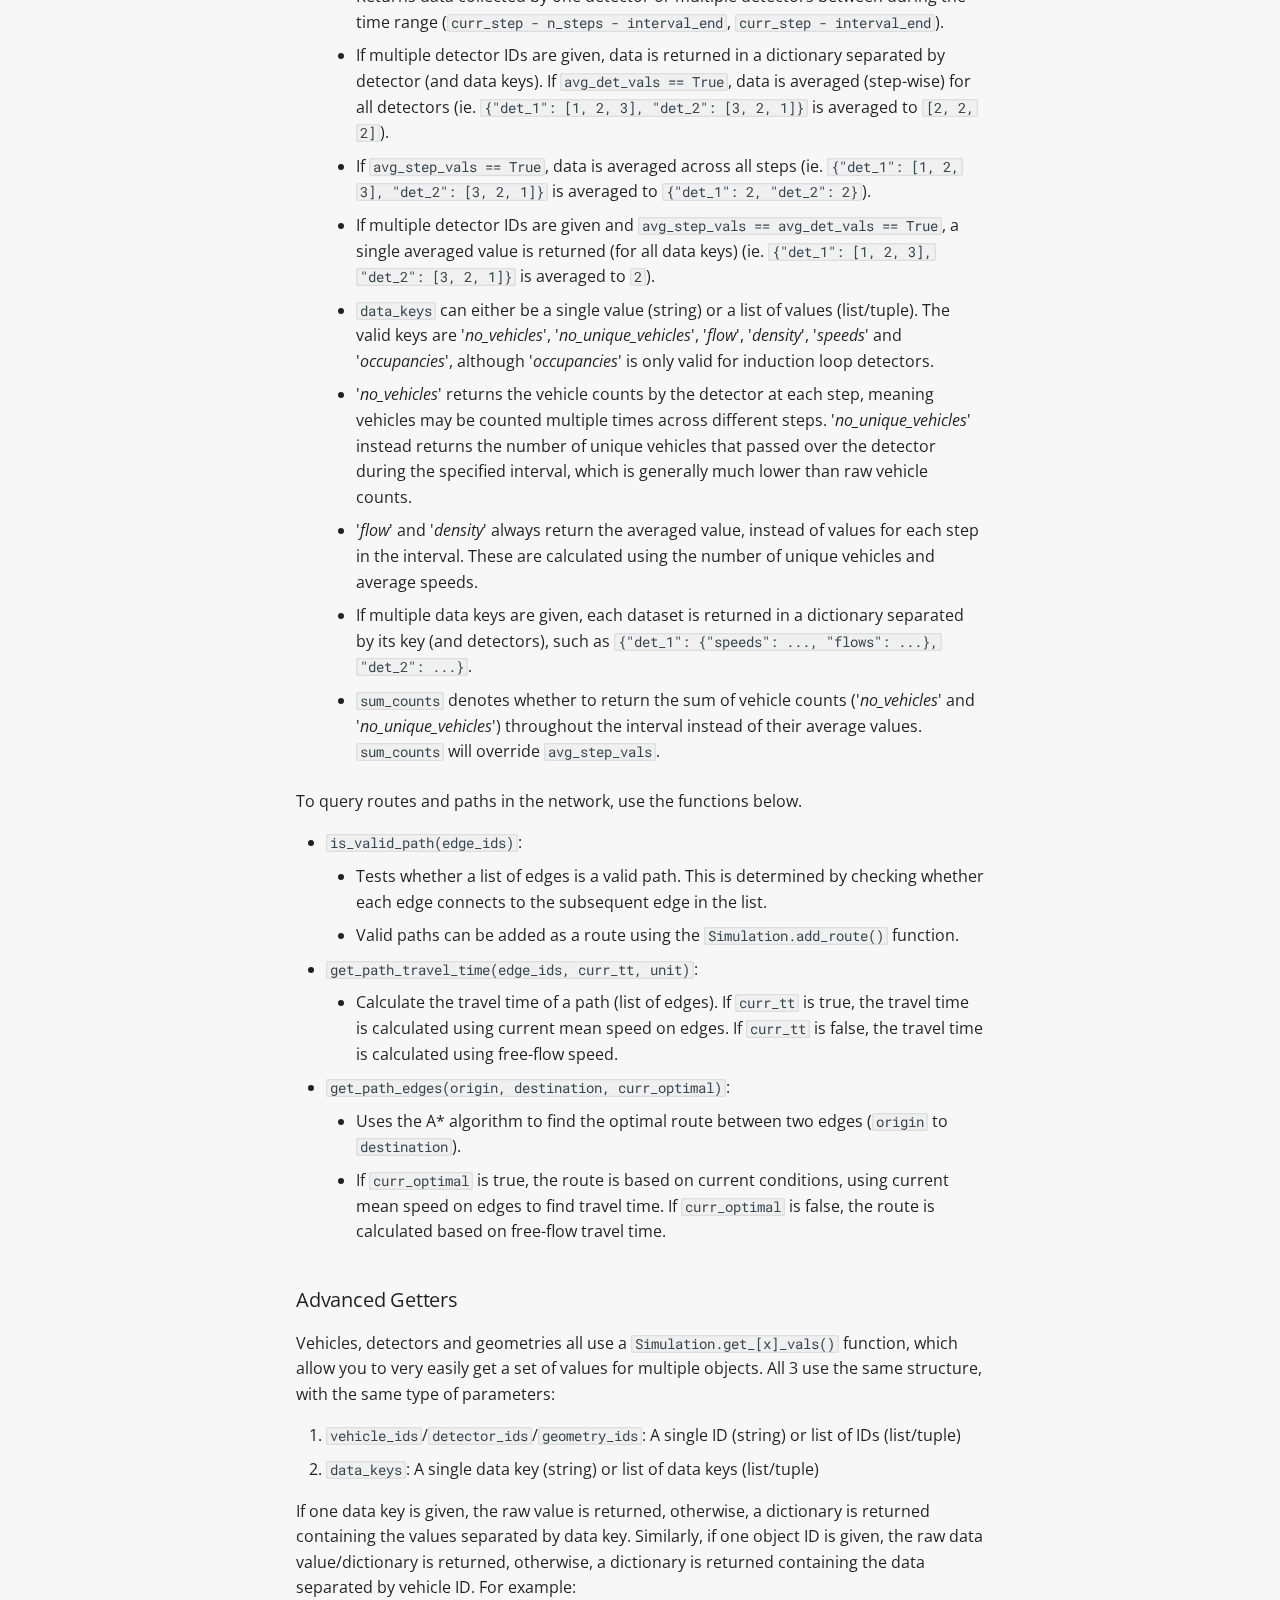
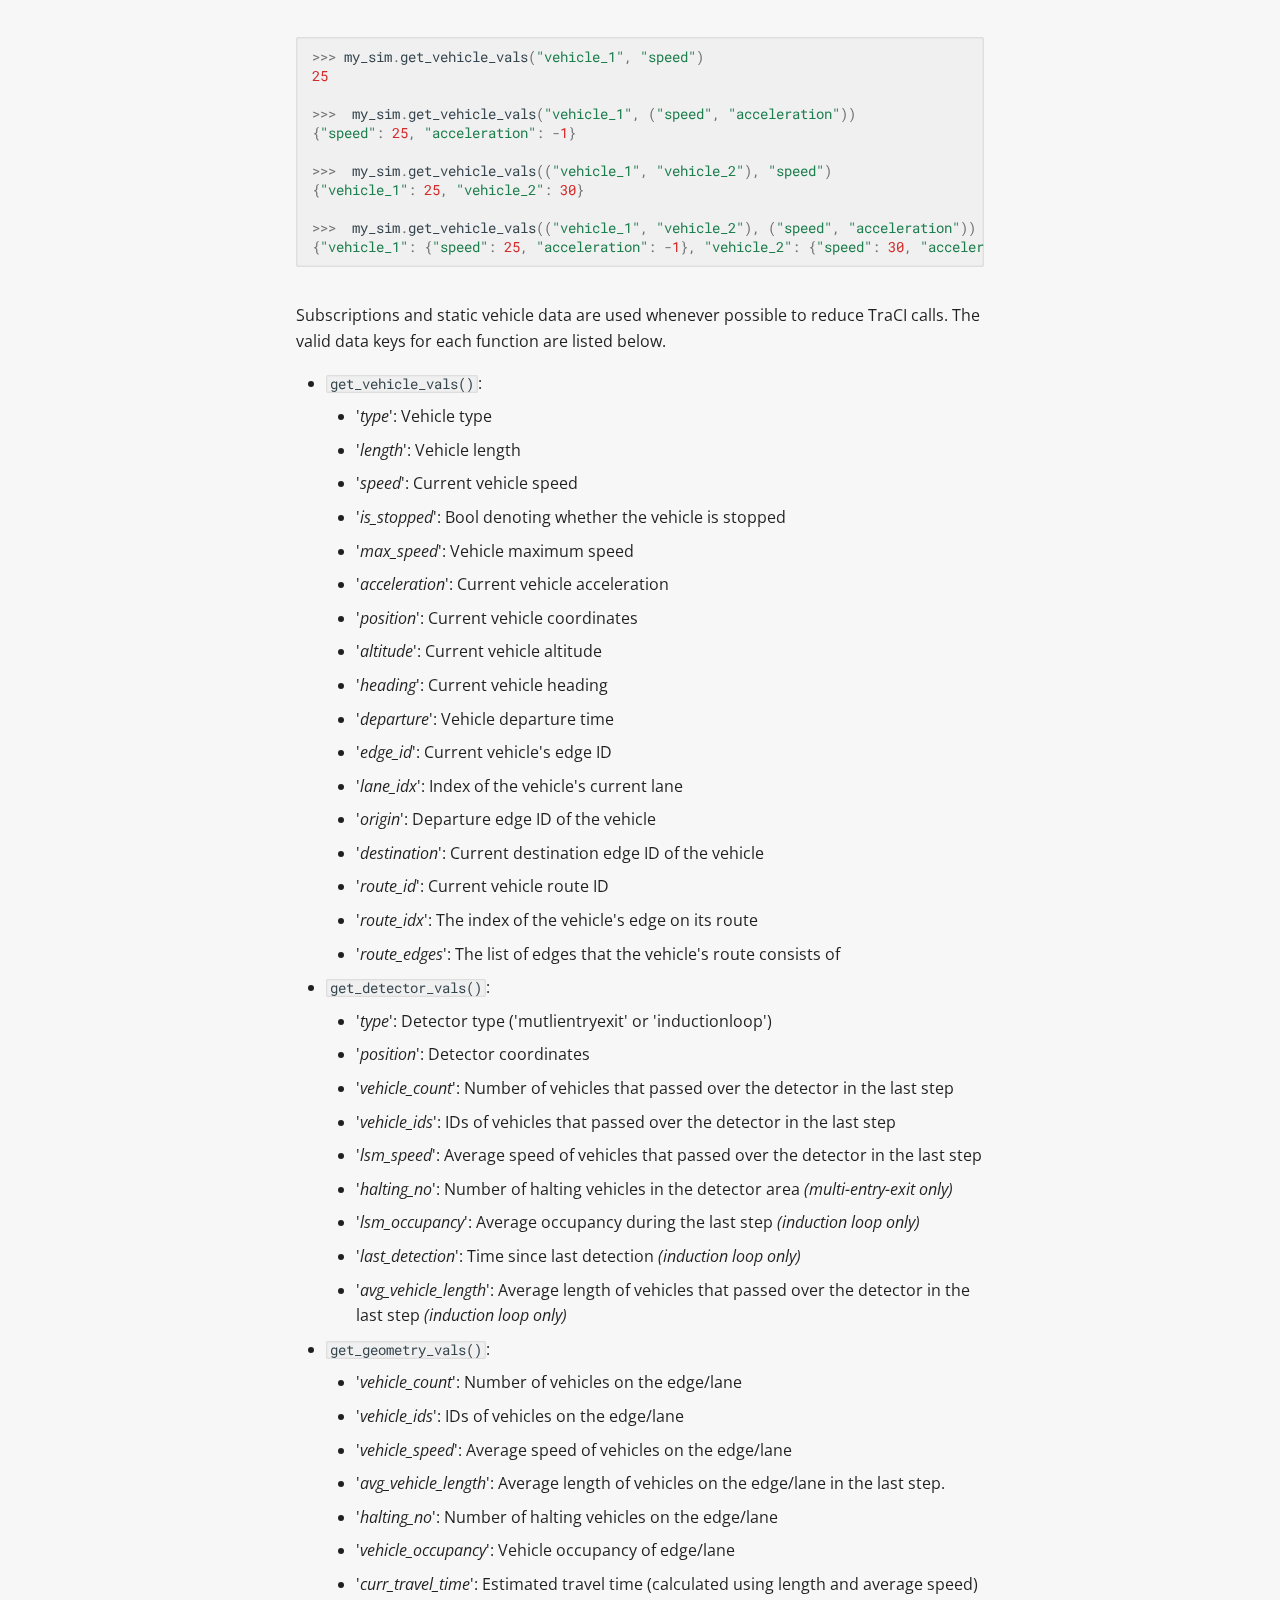
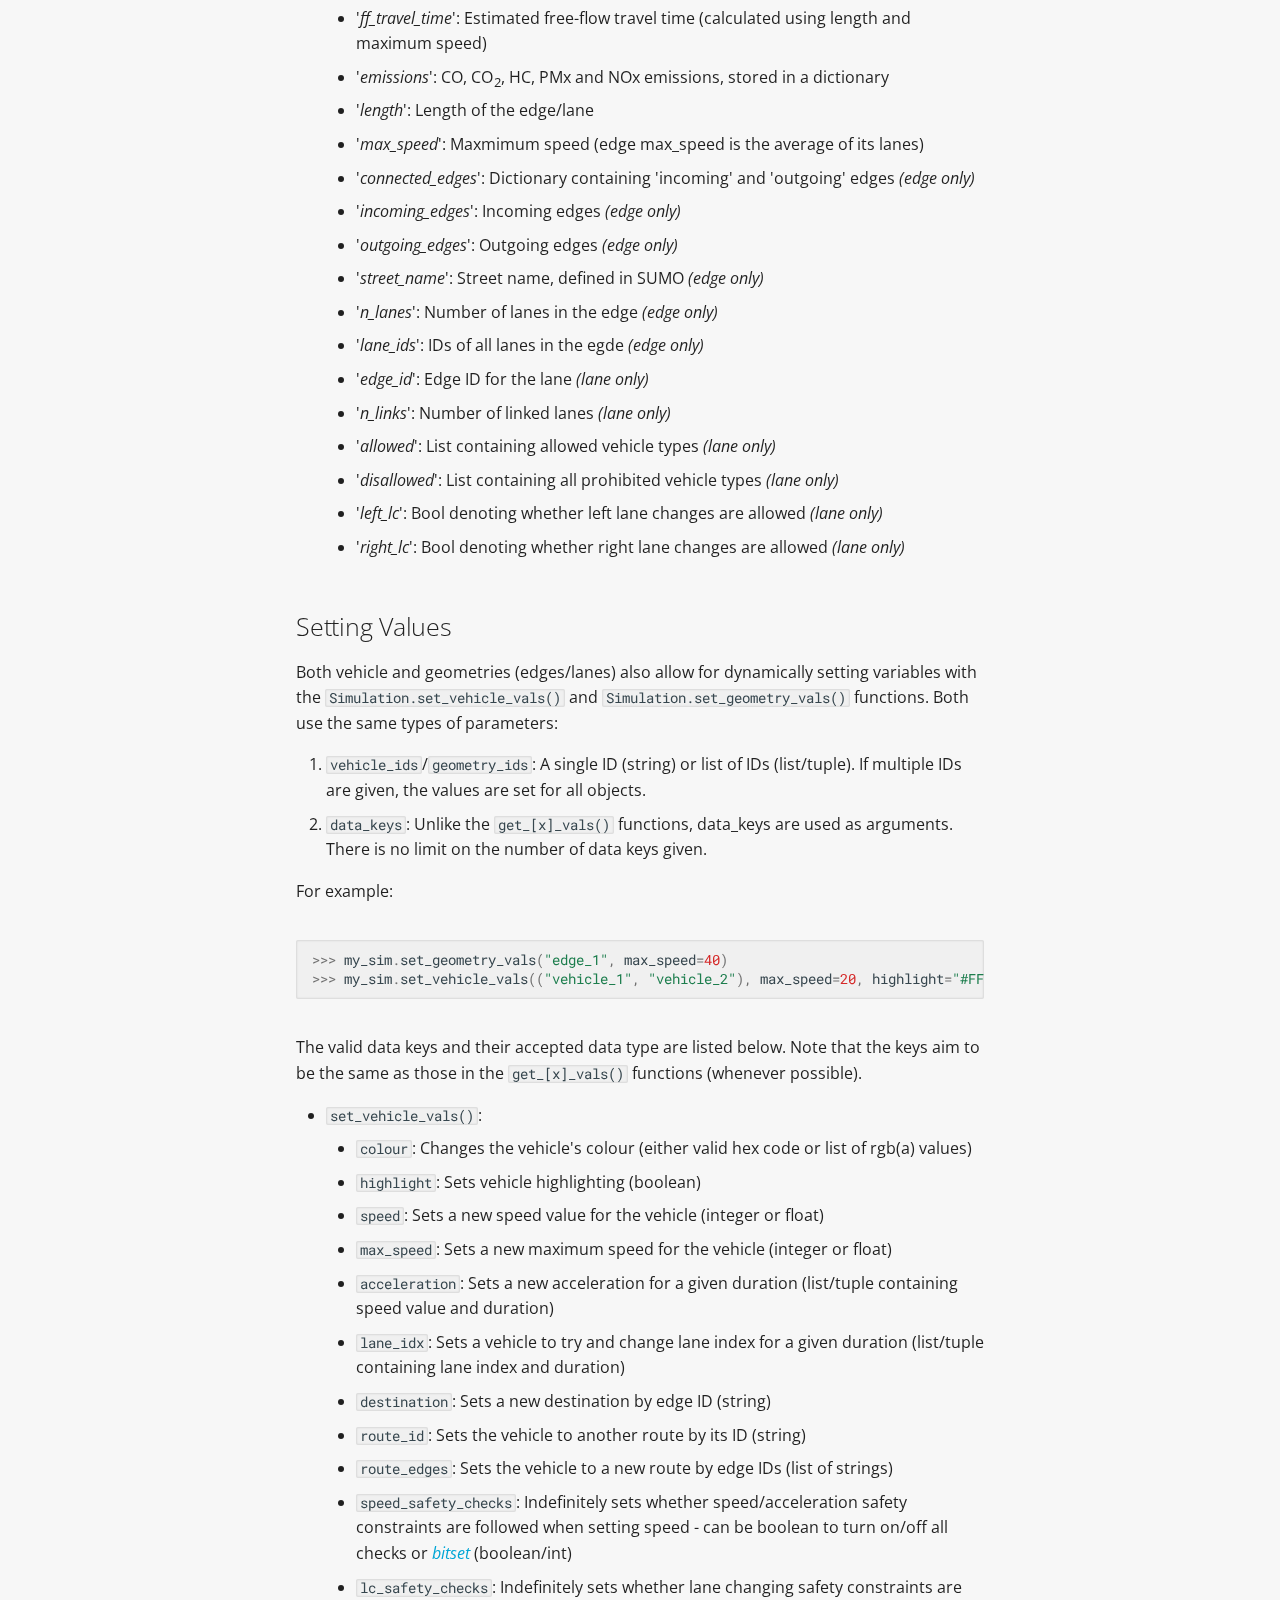
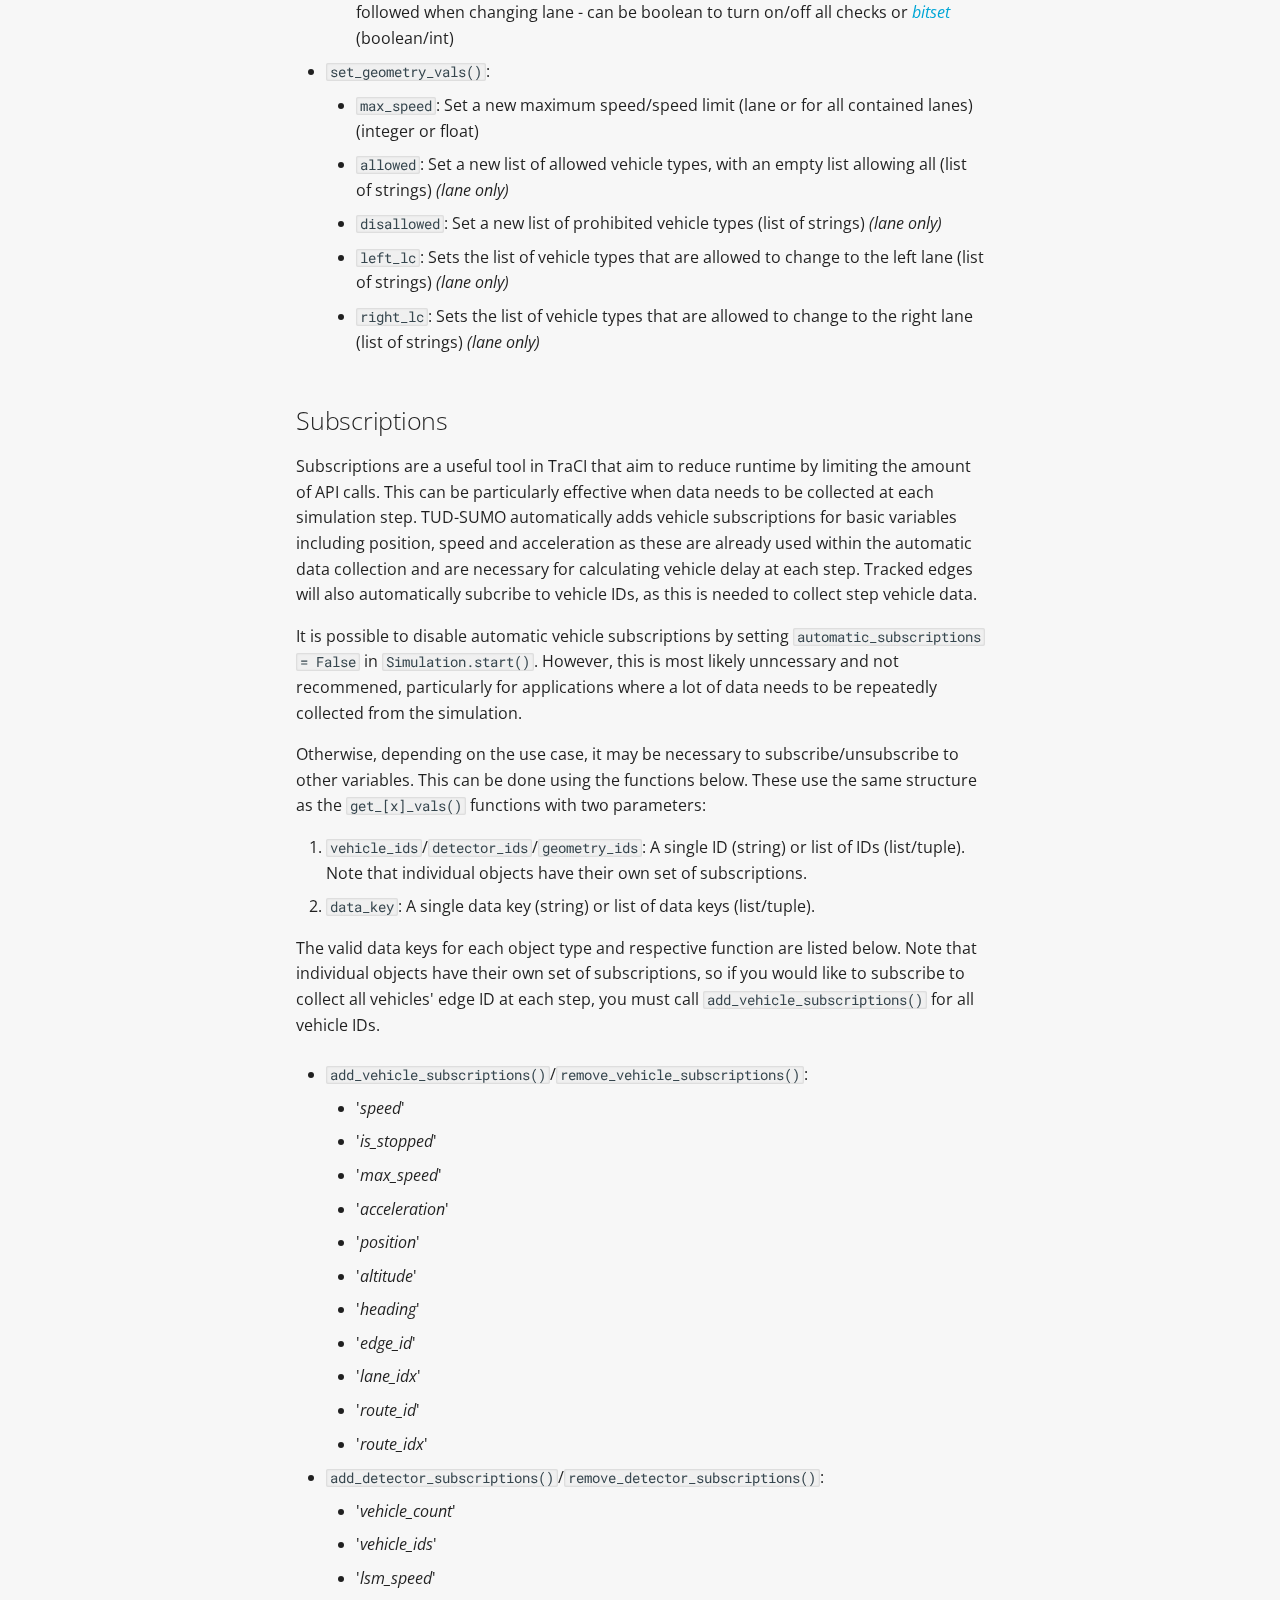
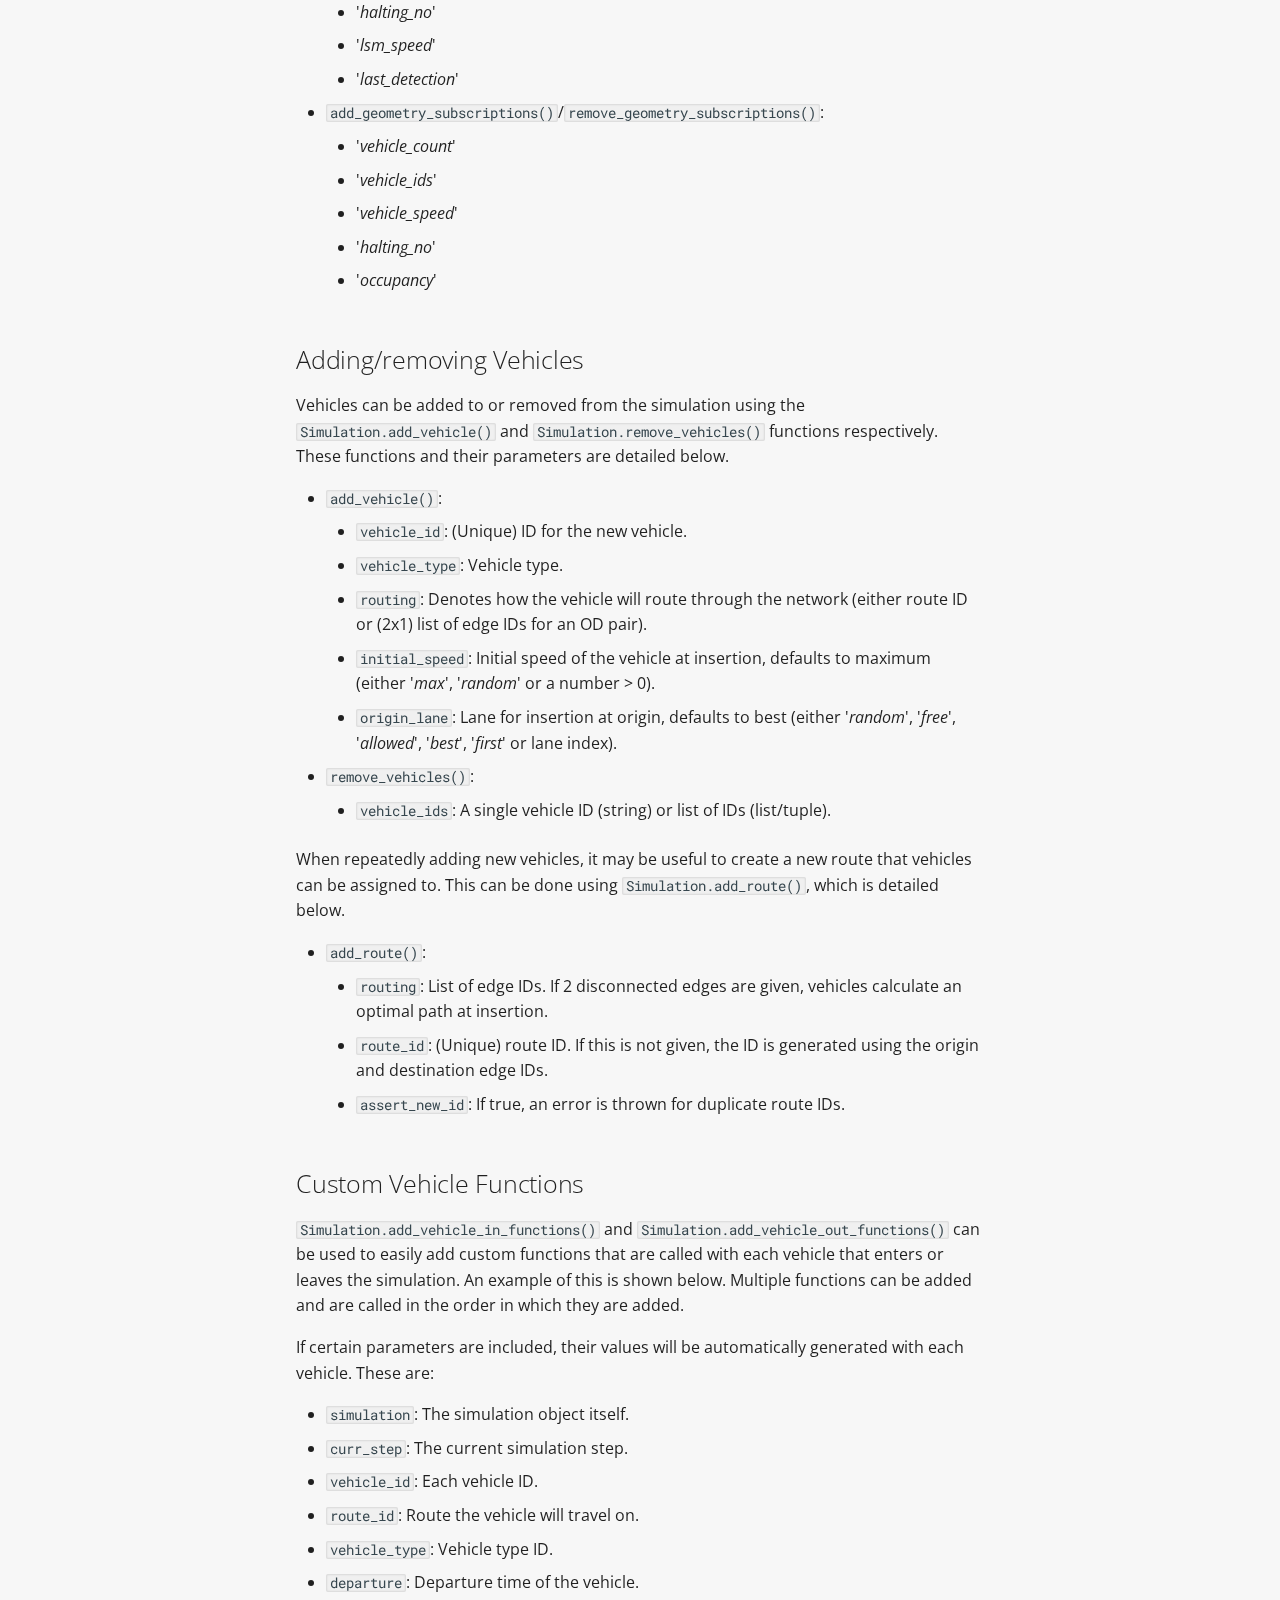
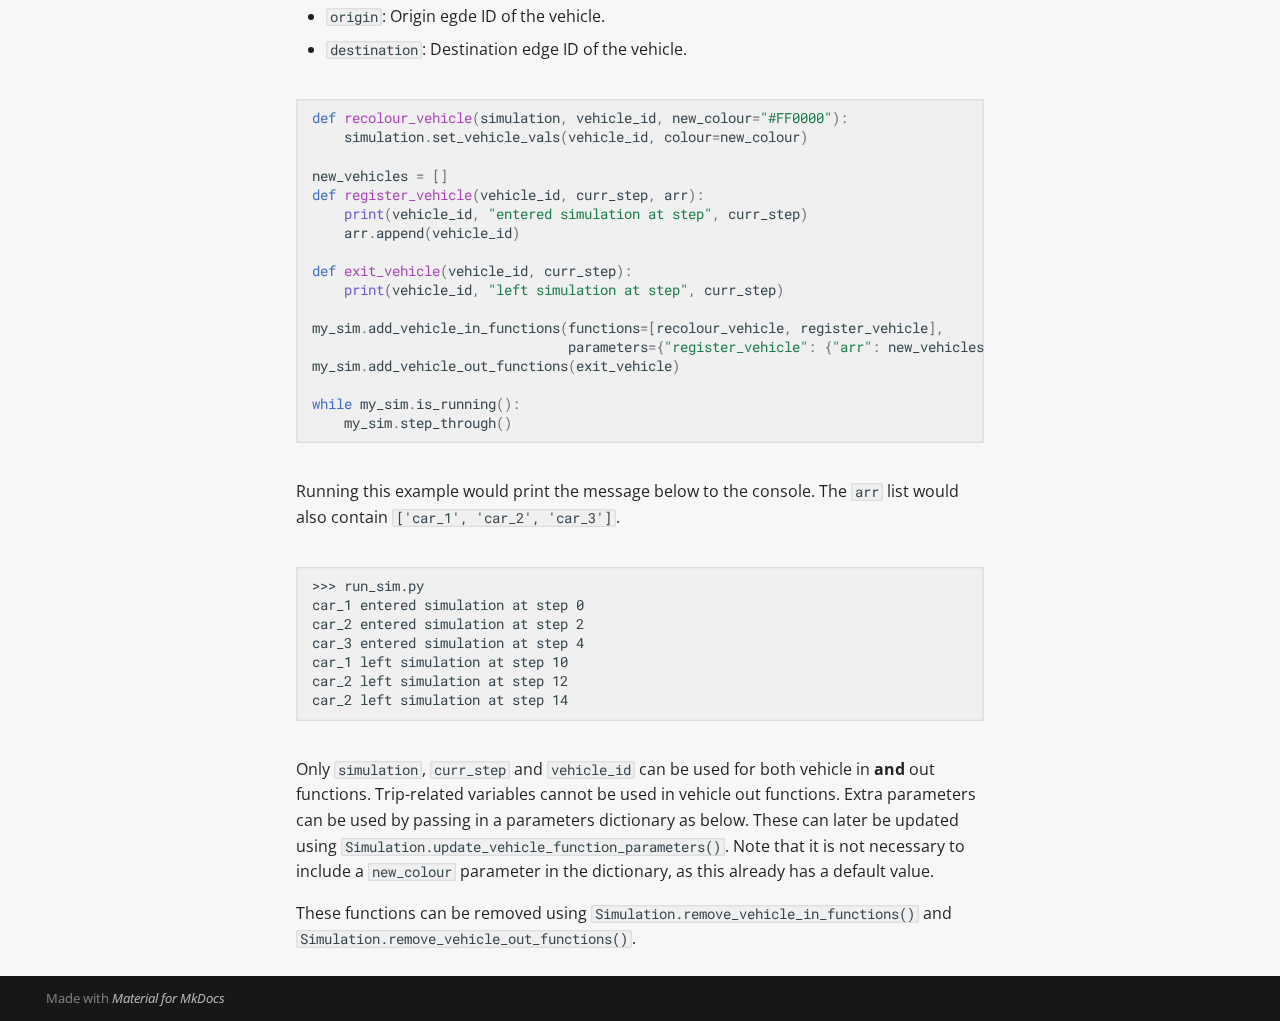
<file: 4_interactions/index.html>
<!doctype html>
<html lang="en" class="no-js">
  <head>
    
      <meta charset="utf-8">
      <meta name="viewport" content="width=device-width,initial-scale=1">
      
      
      
      
        <link rel="prev" href="../3_basic_sim/">
      
      
        <link rel="next" href="../5_tracked_objs/">
      
      
      <link rel="icon" href="../img/favicon.ico">
      <meta name="generator" content="mkdocs-1.6.1, mkdocs-material-9.5.42">
    
    
      
        <title>Interacting with the Simulation - TUD-SUMO Wiki</title>
      
    
    
      <link rel="stylesheet" href="../assets/stylesheets/main.0253249f.min.css">
      
        
        <link rel="stylesheet" href="../assets/stylesheets/palette.06af60db.min.css">
      
      


    
    
      
    
    
      
        
        
        <link rel="preconnect" href="https://fonts.gstatic.com" crossorigin>
        <link rel="stylesheet" href="https://fonts.googleapis.com/css?family=Open+Sans:300,300i,400,400i,700,700i%7CRoboto+Mono:400,400i,700,700i&display=fallback">
        <style>:root{--md-text-font:"Open Sans";--md-code-font:"Roboto Mono"}</style>
      
    
    
      <link rel="stylesheet" href="../stylesheets/extra.css">
    
    <script>__md_scope=new URL("..",location),__md_hash=e=>[...e].reduce(((e,_)=>(e<<5)-e+_.charCodeAt(0)),0),__md_get=(e,_=localStorage,t=__md_scope)=>JSON.parse(_.getItem(t.pathname+"."+e)),__md_set=(e,_,t=localStorage,a=__md_scope)=>{try{t.setItem(a.pathname+"."+e,JSON.stringify(_))}catch(e){}}</script>
    
      

    
    
    
  </head>
  
  
    
    
    
    
    
    <body dir="ltr" data-md-color-scheme="default" data-md-color-primary="custom" data-md-color-accent="custom">
  
    
    <input class="md-toggle" data-md-toggle="drawer" type="checkbox" id="__drawer" autocomplete="off">
    <input class="md-toggle" data-md-toggle="search" type="checkbox" id="__search" autocomplete="off">
    <label class="md-overlay" for="__drawer"></label>
    <div data-md-component="skip">
      
        
        <a href="#interacting-with-the-simulation" class="md-skip">
          Skip to content
        </a>
      
    </div>
    <div data-md-component="announce">
      
    </div>
    
    
      

  

<header class="md-header md-header--shadow" data-md-component="header">
  <nav class="md-header__inner md-grid" aria-label="Header">
    <a href=".." title="TUD-SUMO Wiki" class="md-header__button md-logo" aria-label="TUD-SUMO Wiki" data-md-component="logo">
      
  <img src="../img/logo.png" alt="logo">

    </a>
    <label class="md-header__button md-icon" for="__drawer">
      
      <svg xmlns="http://www.w3.org/2000/svg" viewBox="0 0 24 24"><path d="M3 6h18v2H3zm0 5h18v2H3zm0 5h18v2H3z"/></svg>
    </label>
    <div class="md-header__title" data-md-component="header-title">
      <div class="md-header__ellipsis">
        <div class="md-header__topic">
          <span class="md-ellipsis">
            TUD-SUMO Wiki
          </span>
        </div>
        <div class="md-header__topic" data-md-component="header-topic">
          <span class="md-ellipsis">
            
              Interacting with the Simulation
            
          </span>
        </div>
      </div>
    </div>
    
      
    
    
    
    
      <label class="md-header__button md-icon" for="__search">
        
        <svg xmlns="http://www.w3.org/2000/svg" viewBox="0 0 24 24"><path d="M9.5 3A6.5 6.5 0 0 1 16 9.5c0 1.61-.59 3.09-1.56 4.23l.27.27h.79l5 5-1.5 1.5-5-5v-.79l-.27-.27A6.52 6.52 0 0 1 9.5 16 6.5 6.5 0 0 1 3 9.5 6.5 6.5 0 0 1 9.5 3m0 2C7 5 5 7 5 9.5S7 14 9.5 14 14 12 14 9.5 12 5 9.5 5"/></svg>
      </label>
      <div class="md-search" data-md-component="search" role="dialog">
  <label class="md-search__overlay" for="__search"></label>
  <div class="md-search__inner" role="search">
    <form class="md-search__form" name="search">
      <input type="text" class="md-search__input" name="query" aria-label="Search" placeholder="Search" autocapitalize="off" autocorrect="off" autocomplete="off" spellcheck="false" data-md-component="search-query" required>
      <label class="md-search__icon md-icon" for="__search">
        
        <svg xmlns="http://www.w3.org/2000/svg" viewBox="0 0 24 24"><path d="M9.5 3A6.5 6.5 0 0 1 16 9.5c0 1.61-.59 3.09-1.56 4.23l.27.27h.79l5 5-1.5 1.5-5-5v-.79l-.27-.27A6.52 6.52 0 0 1 9.5 16 6.5 6.5 0 0 1 3 9.5 6.5 6.5 0 0 1 9.5 3m0 2C7 5 5 7 5 9.5S7 14 9.5 14 14 12 14 9.5 12 5 9.5 5"/></svg>
        
        <svg xmlns="http://www.w3.org/2000/svg" viewBox="0 0 24 24"><path d="M20 11v2H8l5.5 5.5-1.42 1.42L4.16 12l7.92-7.92L13.5 5.5 8 11z"/></svg>
      </label>
      <nav class="md-search__options" aria-label="Search">
        
        <button type="reset" class="md-search__icon md-icon" title="Clear" aria-label="Clear" tabindex="-1">
          
          <svg xmlns="http://www.w3.org/2000/svg" viewBox="0 0 24 24"><path d="M19 6.41 17.59 5 12 10.59 6.41 5 5 6.41 10.59 12 5 17.59 6.41 19 12 13.41 17.59 19 19 17.59 13.41 12z"/></svg>
        </button>
      </nav>
      
    </form>
    <div class="md-search__output">
      <div class="md-search__scrollwrap" tabindex="0" data-md-scrollfix>
        <div class="md-search-result" data-md-component="search-result">
          <div class="md-search-result__meta">
            Initializing search
          </div>
          <ol class="md-search-result__list" role="presentation"></ol>
        </div>
      </div>
    </div>
  </div>
</div>
    
    
  </nav>
  
</header>
    
    <div class="md-container" data-md-component="container">
      
      
        
          
        
      
      <main class="md-main" data-md-component="main">
        <div class="md-main__inner md-grid">
          
            
              
              <div class="md-sidebar md-sidebar--primary" data-md-component="sidebar" data-md-type="navigation" >
                <div class="md-sidebar__scrollwrap">
                  <div class="md-sidebar__inner">
                    



<nav class="md-nav md-nav--primary" aria-label="Navigation" data-md-level="0">
  <label class="md-nav__title" for="__drawer">
    <a href=".." title="TUD-SUMO Wiki" class="md-nav__button md-logo" aria-label="TUD-SUMO Wiki" data-md-component="logo">
      
  <img src="../img/logo.png" alt="logo">

    </a>
    TUD-SUMO Wiki
  </label>
  
  <ul class="md-nav__list" data-md-scrollfix>
    
      
      
  
  
  
  
    <li class="md-nav__item">
      <a href=".." class="md-nav__link">
        
  
  <span class="md-ellipsis">
    Home
  </span>
  

      </a>
    </li>
  

    
      
      
  
  
  
  
    <li class="md-nav__item">
      <a href="../2_getting_started/" class="md-nav__link">
        
  
  <span class="md-ellipsis">
    Getting Started
  </span>
  

      </a>
    </li>
  

    
      
      
  
  
  
  
    <li class="md-nav__item">
      <a href="../3_basic_sim/" class="md-nav__link">
        
  
  <span class="md-ellipsis">
    Basic Simulations
  </span>
  

      </a>
    </li>
  

    
      
      
  
  
    
  
  
  
    <li class="md-nav__item md-nav__item--active">
      
      <input class="md-nav__toggle md-toggle" type="checkbox" id="__toc">
      
      
        
      
      
        <label class="md-nav__link md-nav__link--active" for="__toc">
          
  
  <span class="md-ellipsis">
    Interacting with the Simulation
  </span>
  

          <span class="md-nav__icon md-icon"></span>
        </label>
      
      <a href="./" class="md-nav__link md-nav__link--active">
        
  
  <span class="md-ellipsis">
    Interacting with the Simulation
  </span>
  

      </a>
      
        

<nav class="md-nav md-nav--secondary" aria-label="Table of contents">
  
  
  
    
  
  
    <label class="md-nav__title" for="__toc">
      <span class="md-nav__icon md-icon"></span>
      Table of contents
    </label>
    <ul class="md-nav__list" data-md-component="toc" data-md-scrollfix>
      
        <li class="md-nav__item">
  <a href="#testing-values" class="md-nav__link">
    <span class="md-ellipsis">
      Testing Values
    </span>
  </a>
  
    <nav class="md-nav" aria-label="Testing Values">
      <ul class="md-nav__list">
        
          <li class="md-nav__item">
  <a href="#vehicles" class="md-nav__link">
    <span class="md-ellipsis">
      Vehicles
    </span>
  </a>
  
</li>
        
          <li class="md-nav__item">
  <a href="#other-objects" class="md-nav__link">
    <span class="md-ellipsis">
      Other Objects
    </span>
  </a>
  
</li>
        
      </ul>
    </nav>
  
</li>
      
        <li class="md-nav__item">
  <a href="#getting-values" class="md-nav__link">
    <span class="md-ellipsis">
      Getting Values
    </span>
  </a>
  
    <nav class="md-nav" aria-label="Getting Values">
      <ul class="md-nav__list">
        
          <li class="md-nav__item">
  <a href="#object-ids" class="md-nav__link">
    <span class="md-ellipsis">
      Object IDs
    </span>
  </a>
  
</li>
        
          <li class="md-nav__item">
  <a href="#other-data" class="md-nav__link">
    <span class="md-ellipsis">
      Other Data
    </span>
  </a>
  
</li>
        
          <li class="md-nav__item">
  <a href="#advanced-getters" class="md-nav__link">
    <span class="md-ellipsis">
      Advanced Getters
    </span>
  </a>
  
</li>
        
      </ul>
    </nav>
  
</li>
      
        <li class="md-nav__item">
  <a href="#setting-values" class="md-nav__link">
    <span class="md-ellipsis">
      Setting Values
    </span>
  </a>
  
</li>
      
        <li class="md-nav__item">
  <a href="#subscriptions" class="md-nav__link">
    <span class="md-ellipsis">
      Subscriptions
    </span>
  </a>
  
</li>
      
        <li class="md-nav__item">
  <a href="#addingremoving-vehicles" class="md-nav__link">
    <span class="md-ellipsis">
      Adding/removing Vehicles
    </span>
  </a>
  
</li>
      
        <li class="md-nav__item">
  <a href="#custom-vehicle-functions" class="md-nav__link">
    <span class="md-ellipsis">
      Custom Vehicle Functions
    </span>
  </a>
  
</li>
      
    </ul>
  
</nav>
      
    </li>
  

    
      
      
  
  
  
  
    <li class="md-nav__item">
      <a href="../5_tracked_objs/" class="md-nav__link">
        
  
  <span class="md-ellipsis">
    Tracked Objects
  </span>
  

      </a>
    </li>
  

    
      
      
  
  
  
  
    <li class="md-nav__item">
      <a href="../6_traffic_control/" class="md-nav__link">
        
  
  <span class="md-ellipsis">
    Traffic Control
  </span>
  

      </a>
    </li>
  

    
      
      
  
  
  
  
    <li class="md-nav__item">
      <a href="../7_events/" class="md-nav__link">
        
  
  <span class="md-ellipsis">
    Events
  </span>
  

      </a>
    </li>
  

    
      
      
  
  
  
  
    <li class="md-nav__item">
      <a href="../8_plotting/" class="md-nav__link">
        
  
  <span class="md-ellipsis">
    Plotting Data
  </span>
  

      </a>
    </li>
  

    
      
      
  
  
  
  
    <li class="md-nav__item">
      <a href="../9_examples/" class="md-nav__link">
        
  
  <span class="md-ellipsis">
    Examples
  </span>
  

      </a>
    </li>
  

    
  </ul>
</nav>
                  </div>
                </div>
              </div>
            
            
              
              <div class="md-sidebar md-sidebar--secondary" data-md-component="sidebar" data-md-type="toc" >
                <div class="md-sidebar__scrollwrap">
                  <div class="md-sidebar__inner">
                    

<nav class="md-nav md-nav--secondary" aria-label="Table of contents">
  
  
  
    
  
  
    <label class="md-nav__title" for="__toc">
      <span class="md-nav__icon md-icon"></span>
      Table of contents
    </label>
    <ul class="md-nav__list" data-md-component="toc" data-md-scrollfix>
      
        <li class="md-nav__item">
  <a href="#testing-values" class="md-nav__link">
    <span class="md-ellipsis">
      Testing Values
    </span>
  </a>
  
    <nav class="md-nav" aria-label="Testing Values">
      <ul class="md-nav__list">
        
          <li class="md-nav__item">
  <a href="#vehicles" class="md-nav__link">
    <span class="md-ellipsis">
      Vehicles
    </span>
  </a>
  
</li>
        
          <li class="md-nav__item">
  <a href="#other-objects" class="md-nav__link">
    <span class="md-ellipsis">
      Other Objects
    </span>
  </a>
  
</li>
        
      </ul>
    </nav>
  
</li>
      
        <li class="md-nav__item">
  <a href="#getting-values" class="md-nav__link">
    <span class="md-ellipsis">
      Getting Values
    </span>
  </a>
  
    <nav class="md-nav" aria-label="Getting Values">
      <ul class="md-nav__list">
        
          <li class="md-nav__item">
  <a href="#object-ids" class="md-nav__link">
    <span class="md-ellipsis">
      Object IDs
    </span>
  </a>
  
</li>
        
          <li class="md-nav__item">
  <a href="#other-data" class="md-nav__link">
    <span class="md-ellipsis">
      Other Data
    </span>
  </a>
  
</li>
        
          <li class="md-nav__item">
  <a href="#advanced-getters" class="md-nav__link">
    <span class="md-ellipsis">
      Advanced Getters
    </span>
  </a>
  
</li>
        
      </ul>
    </nav>
  
</li>
      
        <li class="md-nav__item">
  <a href="#setting-values" class="md-nav__link">
    <span class="md-ellipsis">
      Setting Values
    </span>
  </a>
  
</li>
      
        <li class="md-nav__item">
  <a href="#subscriptions" class="md-nav__link">
    <span class="md-ellipsis">
      Subscriptions
    </span>
  </a>
  
</li>
      
        <li class="md-nav__item">
  <a href="#addingremoving-vehicles" class="md-nav__link">
    <span class="md-ellipsis">
      Adding/removing Vehicles
    </span>
  </a>
  
</li>
      
        <li class="md-nav__item">
  <a href="#custom-vehicle-functions" class="md-nav__link">
    <span class="md-ellipsis">
      Custom Vehicle Functions
    </span>
  </a>
  
</li>
      
    </ul>
  
</nav>
                  </div>
                </div>
              </div>
            
          
          
            <div class="md-content" data-md-component="content">
              <article class="md-content__inner md-typeset">
                
                  


<h1 id="interacting-with-the-simulation">Interacting with the Simulation</h1>
<h2 id="testing-values">Testing Values</h2>
<p>Several functions exist to check values in the simulation, primarily to check wether objects exist and get their type or status. All of these are within the <code>Simulation</code> class, and are:</p>
<h3 id="vehicles">Vehicles</h3>
<table>
<thead>
<tr>
<th>Function</th>
<th>Return Value</th>
</tr>
</thead>
<tbody>
<tr>
<td><code>vehicle_exists(ID)</code></td>
<td>Whether or not a vehicle with the given ID exists in the simulation.</td>
</tr>
<tr>
<td><code>vehicle_loaded(ID)</code></td>
<td>Whether or not a vehicle has been scheduled to enter (or is already in) the simulation.</td>
</tr>
<tr>
<td><code>vehicle_to_depart(ID)</code></td>
<td>Whether or not a vehicle has been scheduled to enter (but is not in) the simulation.</td>
</tr>
<tr>
<td><code>vehicle_type_exists(ID)</code></td>
<td>Whether or not a vehicle type with the given ID exists.</td>
</tr>
<tr>
<td><code>route_exists(ID)</code></td>
<td>Route edges if the ID exists, else returns None.</td>
</tr>
</tbody>
</table>
<h3 id="other-objects">Other Objects</h3>
<table>
<thead>
<tr>
<th>Function</th>
<th>Return Value</th>
</tr>
</thead>
<tbody>
<tr>
<td><code>detector_exists(ID)</code></td>
<td>Detector type if the ID exists, else returns None.</td>
</tr>
<tr>
<td><code>controller_exists(ID)</code></td>
<td>Whether a controller with the ID exists.</td>
</tr>
<tr>
<td><code>event_exists(ID)</code></td>
<td>Event status if the ID exists, else returns None.</td>
</tr>
<tr>
<td><code>geometry_exists(ID)</code></td>
<td>Geometry type if ID exists (lane/edge), else returns None.</td>
</tr>
<tr>
<td><code>tracked_edge_exists(ID)</code></td>
<td>Whether a tracked edge with the ID exists.</td>
</tr>
<tr>
<td><code>junction_exists(ID)</code></td>
<td>Whether a junction with the ID exists.</td>
</tr>
<tr>
<td><code>tracked_junction_exists(ID)</code></td>
<td>Whether a tracked junction with the ID exists.</td>
</tr>
</tbody>
</table>
<h2 id="getting-values">Getting Values</h2>
<h3 id="object-ids">Object IDs</h3>
<p>The most basic getter functions in the <code>Simulation</code> class return the IDs of objects within the simulation. These are:</p>
<table>
<thead>
<tr>
<th>Function</th>
<th>Return Value</th>
</tr>
</thead>
<tbody>
<tr>
<td><code>get_vehicle_ids(vehicle_types)</code></td>
<td>All vehicle IDs, or those of specific type(s).</td>
</tr>
<tr>
<td><code>get_detector_ids(detector_types)</code></td>
<td>All detector IDs, or those of specific type(s) - '<em>multientryexit</em>' or '<em>inductionloop</em>'.</td>
</tr>
<tr>
<td><code>get_controller_ids(controller_types)</code></td>
<td>All controller IDs, or those of specific type(s) - '<em>VSLController</em>' or '<em>RGController</em>'.</td>
</tr>
<tr>
<td><code>get_event_ids(event_statuses)</code></td>
<td>All event IDs, or those of specific status(es) - '<em>scheduled</em>', '<em>active</em>' or '<em>completed</em>'.</td>
</tr>
<tr>
<td><code>get_geometry_ids(geometry_types)</code></td>
<td>All controller IDs, or those of specific type(s) - '<em>edge</em>' or '<em>lane</em>'.</td>
</tr>
<tr>
<td><code>get_tracked_edge_ids()</code></td>
<td>All tracked edge IDs.</td>
</tr>
<tr>
<td><code>get_junction_ids()</code></td>
<td>All junction IDs.</td>
</tr>
<tr>
<td><code>get_tracked_junction_ids()</code></td>
<td>All tracked junction IDs.</td>
</tr>
</tbody>
</table>
<h3 id="other-data">Other Data</h3>
<p>All data collected throughout the simulation is stored in the <code>sim_data</code> dictionary, however, its data (and other dynamic vehicle data) can be fetched using the <code>Simulation.get_[x]()</code> functions below.</p>
<ul>
<li><code>get_no_vehicles()</code>:<ul>
<li>Returns the number of vehicles in the last step of the simulation.</li>
</ul>
</li>
<li><code>get_tts()</code>:<ul>
<li>Returns the Total Time Spent (TTS) by vehicles in the simulation during the last step.</li>
</ul>
</li>
<li><code>get_delay()</code>:<ul>
<li>Returns total vehicle delay during the last simulation step (calculated as the number of vehicles where speed &lt; 0.1m/s<sup>2</sup>, multiplied by the simulation step length).</li>
</ul>
</li>
<li><code>get_vehicle_data(vehicle_ids)</code>:<ul>
<li>Returns a dictionary containing all information on a vehicle. This is; '<em>type</em>', '<em>longitude</em>', '<em>latitude</em>', '<em>altitude</em>', '<em>heading</em>', '<em>speed</em>', '<em>acceleration</em>', '<em>stopped</em>', '<em>length</em>', '<em>departure</em>', '<em>destination</em>' and '<em>origin</em>'.</li>
<li>TUD-SUMO stores static information (route origin, vehicle length etc.) to avoid unnecessary repeated calls to TraCI. This is automatically done when calling <code>get_vehicle_data()</code> on a vehicle for the first time.</li>
<li><code>vehicle_ids</code> can be a single vehicle ID (string), or a list of IDs (list/tuple). If multiple IDs are given, a dictionary is returned with each vehicle's data stored under its ID.</li>
</ul>
</li>
<li><code>get_all_vehicle_data(vehicle_types, all_dynamic_data):</code><ul>
<li>Returns the total number of vehicles in the simulation, the total number of waiting vehicles, and if <code>all_dynamic_data == True</code>, the static &amp; dynamic data for all vehicles.</li>
<li>If <code>all_dynamic_data == False</code>, an empty dictionary is returned as the last variable.</li>
</ul>
</li>
<li><code>get_last_step_detector_vehicles(detector_ids, vehicle_types, flatten)</code>:<ul>
<li>Returns the IDs of all vehicles who passed over the specified detector(s) in the last simulation step.</li>
<li><code>detector_ids</code> and <code>vehicle_types</code> can either be a single value (string) or list of values (list/tuple). If multiple detector IDs are given, IDs for all detectors can either be returned in a single list (<code>flatten = True</code>), or the IDs can be returned in a dictionary with lists of IDs separated by detector (<code>flatten = False</code>).</li>
</ul>
</li>
<li><code>get_last_step_geometry_vehicles(geometry_ids, vehicle_types, flatten)</code>:<ul>
<li>Returns the IDs of all vehicles on the specified geometry in the last simulation step.</li>
<li><code>geometry_ids</code> and <code>vehicle_types</code> can either be a single value (string) or list of values (list/tuple). If multiple geometry IDs are given, IDs for all geometries can either be returned in a single list (<code>flatten = True</code>), or the IDs can be returned in a dictionary with lists of IDs separated by geometry (<code>flatten = False</code>).</li>
</ul>
</li>
<li><code>get_interval_detector_data(detector_ids, data_keys, n_steps, interval_end, avg_step_vals, avg_det_vals, sum_counts)</code>:<ul>
<li>Returns data collected by one detector or multiple detectors between during the time range (<code>curr_step - n_steps - interval_end</code>, <code>curr_step - interval_end</code>).</li>
<li>If multiple detector IDs are given, data is returned in a dictionary separated by detector (and data keys). If <code>avg_det_vals == True</code>, data is averaged (step-wise) for all detectors (ie. <code>{"det_1": [1, 2, 3], "det_2": [3, 2, 1]}</code> is averaged to <code>[2, 2, 2]</code>).</li>
<li>If <code>avg_step_vals == True</code>, data is averaged across all steps (ie. <code>{"det_1": [1, 2, 3], "det_2": [3, 2, 1]}</code> is averaged to <code>{"det_1": 2, "det_2": 2}</code>).</li>
<li>If multiple detector IDs are given and <code>avg_step_vals == avg_det_vals == True</code>, a single averaged value is returned (for all data keys) (ie. <code>{"det_1": [1, 2, 3], "det_2": [3, 2, 1]}</code> is averaged to <code>2</code>).</li>
<li><code>data_keys</code> can either be a single value (string) or a list of values (list/tuple). The valid keys are '<em>no_vehicles</em>', '<em>no_unique_vehicles</em>', '<em>flow</em>', '<em>density</em>', '<em>speeds</em>' and '<em>occupancies</em>', although '<em>occupancies</em>' is only valid for induction loop detectors.</li>
<li>'<em>no_vehicles</em>' returns the vehicle counts by the detector at each step, meaning vehicles may be counted multiple times across different steps. '<em>no_unique_vehicles</em>' instead returns the number of unique vehicles that passed over the detector during the specified interval, which is generally much lower than raw vehicle counts.</li>
<li>'<em>flow</em>' and '<em>density</em>' always return the averaged value, instead of values for each step in the interval. These are calculated using the number of unique vehicles and average speeds.</li>
<li>If multiple data keys are given, each dataset is returned in a dictionary separated by its key (and detectors), such as <code>{"det_1": {"speeds": ..., "flows": ...}, "det_2": ...}</code>.</li>
<li><code>sum_counts</code> denotes whether to return the sum of vehicle counts ('<em>no_vehicles</em>' and '<em>no_unique_vehicles</em>') throughout the interval instead of their average values. <code>sum_counts</code> will override <code>avg_step_vals</code>.</li>
</ul>
</li>
</ul>
<p>To query routes and paths in the network, use the functions below.</p>
<ul>
<li><code>is_valid_path(edge_ids)</code>:<ul>
<li>Tests whether a list of edges is a valid path. This is determined by checking whether each edge connects to the subsequent edge in the list.</li>
<li>Valid paths can be added as a route using the <code>Simulation.add_route()</code> function.</li>
</ul>
</li>
<li><code>get_path_travel_time(edge_ids, curr_tt, unit)</code>:<ul>
<li>Calculate the travel time of a path (list of edges). If <code>curr_tt</code> is true, the travel time is calculated using current mean speed on edges. If <code>curr_tt</code> is false, the travel time is calculated using free-flow speed.</li>
</ul>
</li>
<li><code>get_path_edges(origin, destination, curr_optimal)</code>:<ul>
<li>Uses the A* algorithm to find the optimal route between two edges (<code>origin</code> to <code>destination</code>).</li>
<li>If <code>curr_optimal</code> is true, the route is based on current conditions, using current mean speed on edges to find travel time. If <code>curr_optimal</code> is false, the route is calculated based on free-flow travel time.</li>
</ul>
</li>
</ul>
<h3 id="advanced-getters">Advanced Getters</h3>
<p>Vehicles, detectors and geometries all use a <code>Simulation.get_[x]_vals()</code> function, which allow you to very easily get a set of values for multiple objects. All 3 use the same structure, with the same type of parameters:</p>
<ol>
<li><code>vehicle_ids</code>/<code>detector_ids</code>/<code>geometry_ids</code>: A single ID (string) or list of IDs (list/tuple)</li>
<li><code>data_keys</code>: A single data key (string) or list of data keys (list/tuple)</li>
</ol>
<p>If one data key is given, the raw value is returned, otherwise, a dictionary is returned containing the values separated by data key. Similarly, if one object ID is given, the raw data value/dictionary is returned, otherwise, a dictionary is returned containing the data separated by vehicle ID. For example:</p>
<div class="highlight"><pre><span></span><code><span class="o">&gt;&gt;&gt;</span> <span class="n">my_sim</span><span class="o">.</span><span class="n">get_vehicle_vals</span><span class="p">(</span><span class="s2">&quot;vehicle_1&quot;</span><span class="p">,</span> <span class="s2">&quot;speed&quot;</span><span class="p">)</span>
<span class="mi">25</span>

<span class="o">&gt;&gt;&gt;</span>  <span class="n">my_sim</span><span class="o">.</span><span class="n">get_vehicle_vals</span><span class="p">(</span><span class="s2">&quot;vehicle_1&quot;</span><span class="p">,</span> <span class="p">(</span><span class="s2">&quot;speed&quot;</span><span class="p">,</span> <span class="s2">&quot;acceleration&quot;</span><span class="p">))</span>
<span class="p">{</span><span class="s2">&quot;speed&quot;</span><span class="p">:</span> <span class="mi">25</span><span class="p">,</span> <span class="s2">&quot;acceleration&quot;</span><span class="p">:</span> <span class="o">-</span><span class="mi">1</span><span class="p">}</span>

<span class="o">&gt;&gt;&gt;</span>  <span class="n">my_sim</span><span class="o">.</span><span class="n">get_vehicle_vals</span><span class="p">((</span><span class="s2">&quot;vehicle_1&quot;</span><span class="p">,</span> <span class="s2">&quot;vehicle_2&quot;</span><span class="p">),</span> <span class="s2">&quot;speed&quot;</span><span class="p">)</span>
<span class="p">{</span><span class="s2">&quot;vehicle_1&quot;</span><span class="p">:</span> <span class="mi">25</span><span class="p">,</span> <span class="s2">&quot;vehicle_2&quot;</span><span class="p">:</span> <span class="mi">30</span><span class="p">}</span>

<span class="o">&gt;&gt;&gt;</span>  <span class="n">my_sim</span><span class="o">.</span><span class="n">get_vehicle_vals</span><span class="p">((</span><span class="s2">&quot;vehicle_1&quot;</span><span class="p">,</span> <span class="s2">&quot;vehicle_2&quot;</span><span class="p">),</span> <span class="p">(</span><span class="s2">&quot;speed&quot;</span><span class="p">,</span> <span class="s2">&quot;acceleration&quot;</span><span class="p">))</span>
<span class="p">{</span><span class="s2">&quot;vehicle_1&quot;</span><span class="p">:</span> <span class="p">{</span><span class="s2">&quot;speed&quot;</span><span class="p">:</span> <span class="mi">25</span><span class="p">,</span> <span class="s2">&quot;acceleration&quot;</span><span class="p">:</span> <span class="o">-</span><span class="mi">1</span><span class="p">},</span> <span class="s2">&quot;vehicle_2&quot;</span><span class="p">:</span> <span class="p">{</span><span class="s2">&quot;speed&quot;</span><span class="p">:</span> <span class="mi">30</span><span class="p">,</span> <span class="s2">&quot;acceleration&quot;</span><span class="p">:</span> <span class="mi">2</span><span class="p">}}</span>
</code></pre></div>
<p>Subscriptions and static vehicle data are used whenever possible to reduce TraCI calls. The valid data keys for each function are listed below.</p>
<ul>
<li><code>get_vehicle_vals()</code>:<ul>
<li>'<em>type</em>': Vehicle type</li>
<li>'<em>length</em>': Vehicle length</li>
<li>'<em>speed</em>': Current vehicle speed</li>
<li>'<em>is_stopped</em>': Bool denoting whether the vehicle is stopped</li>
<li>'<em>max_speed</em>': Vehicle maximum speed</li>
<li>'<em>acceleration</em>': Current vehicle acceleration</li>
<li>'<em>position</em>': Current vehicle coordinates</li>
<li>'<em>altitude</em>': Current vehicle altitude</li>
<li>'<em>heading</em>': Current vehicle heading</li>
<li>'<em>departure</em>': Vehicle departure time</li>
<li>'<em>edge_id</em>': Current vehicle's edge ID</li>
<li>'<em>lane_idx</em>': Index of the vehicle's current lane</li>
<li>'<em>origin</em>': Departure edge ID of the vehicle</li>
<li>'<em>destination</em>': Current destination edge ID of the vehicle</li>
<li>'<em>route_id</em>': Current vehicle route ID</li>
<li>'<em>route_idx</em>': The index of the vehicle's edge on its route</li>
<li>'<em>route_edges</em>': The list of edges that the vehicle's route consists of</li>
</ul>
</li>
<li><code>get_detector_vals()</code>:<ul>
<li>'<em>type</em>': Detector type ('mutlientryexit' or 'inductionloop')</li>
<li>'<em>position</em>': Detector coordinates</li>
<li>'<em>vehicle_count</em>': Number of vehicles that passed over the detector in the last step</li>
<li>'<em>vehicle_ids</em>': IDs of vehicles that passed over the detector in the last step</li>
<li>'<em>lsm_speed</em>': Average speed of vehicles that passed over the detector in the last step</li>
<li>'<em>halting_no</em>': Number of halting vehicles in the detector area <em>(multi-entry-exit only)</em></li>
<li>'<em>lsm_occupancy</em>': Average occupancy during the last step <em>(induction loop only)</em></li>
<li>'<em>last_detection</em>': Time since last detection <em>(induction loop only)</em></li>
<li>'<em>avg_vehicle_length</em>': Average length of vehicles that passed over the detector in the last step <em>(induction loop only)</em></li>
</ul>
</li>
<li><code>get_geometry_vals()</code>:<ul>
<li>'<em>vehicle_count</em>': Number of vehicles on the edge/lane</li>
<li>'<em>vehicle_ids</em>': IDs of vehicles on the edge/lane</li>
<li>'<em>vehicle_speed</em>': Average speed of vehicles on the edge/lane</li>
<li>'<em>avg_vehicle_length</em>': Average length of vehicles on the edge/lane in the last step.</li>
<li>'<em>halting_no</em>': Number of halting vehicles on the edge/lane</li>
<li>'<em>vehicle_occupancy</em>': Vehicle occupancy of edge/lane</li>
<li>'<em>curr_travel_time</em>': Estimated travel time (calculated using length and average speed)</li>
<li>'<em>ff_travel_time</em>': Estimated free-flow travel time (calculated using length and maximum speed)</li>
<li>'<em>emissions</em>': CO, CO<sub>2</sub>, HC, PMx and NOx emissions, stored in a dictionary</li>
<li>'<em>length</em>': Length of the edge/lane</li>
<li>'<em>max_speed</em>': Maxmimum speed (edge max_speed is the average of its lanes)</li>
<li>'<em>connected_edges</em>': Dictionary containing 'incoming' and 'outgoing' edges <em>(edge only)</em></li>
<li>'<em>incoming_edges</em>': Incoming edges <em>(edge only)</em></li>
<li>'<em>outgoing_edges</em>': Outgoing edges <em>(edge only)</em></li>
<li>'<em>street_name</em>': Street name, defined in SUMO <em>(edge only)</em></li>
<li>'<em>n_lanes</em>': Number of lanes in the edge <em>(edge only)</em></li>
<li>'<em>lane_ids</em>': IDs of all lanes in the egde <em>(edge only)</em></li>
<li>'<em>edge_id</em>': Edge ID for the lane <em>(lane only)</em></li>
<li>'<em>n_links</em>': Number of linked lanes <em>(lane only)</em></li>
<li>'<em>allowed</em>': List containing allowed vehicle types <em>(lane only)</em></li>
<li>'<em>disallowed</em>': List containing all prohibited vehicle types <em>(lane only)</em></li>
<li>'<em>left_lc</em>': Bool denoting whether left lane changes are allowed <em>(lane only)</em></li>
<li>'<em>right_lc</em>': Bool denoting whether right lane changes are allowed <em>(lane only)</em></li>
</ul>
</li>
</ul>
<h2 id="setting-values">Setting Values</h2>
<p>Both vehicle and geometries (edges/lanes) also allow for dynamically setting variables with the <code>Simulation.set_vehicle_vals()</code> and <code>Simulation.set_geometry_vals()</code> functions. Both use the same types of parameters:</p>
<ol>
<li><code>vehicle_ids</code>/<code>geometry_ids</code>: A single ID (string) or list of IDs (list/tuple). If multiple IDs are given, the values are set for all objects.</li>
<li><code>data_keys</code>: Unlike the <code>get_[x]_vals()</code> functions, data_keys are used as arguments. There is no limit on the number of data keys given.</li>
</ol>
<p>For example:</p>
<div class="highlight"><pre><span></span><code><span class="o">&gt;&gt;&gt;</span> <span class="n">my_sim</span><span class="o">.</span><span class="n">set_geometry_vals</span><span class="p">(</span><span class="s2">&quot;edge_1&quot;</span><span class="p">,</span> <span class="n">max_speed</span><span class="o">=</span><span class="mi">40</span><span class="p">)</span>
<span class="o">&gt;&gt;&gt;</span> <span class="n">my_sim</span><span class="o">.</span><span class="n">set_vehicle_vals</span><span class="p">((</span><span class="s2">&quot;vehicle_1&quot;</span><span class="p">,</span> <span class="s2">&quot;vehicle_2&quot;</span><span class="p">),</span> <span class="n">max_speed</span><span class="o">=</span><span class="mi">20</span><span class="p">,</span> <span class="n">highlight</span><span class="o">=</span><span class="s2">&quot;#FF0000&quot;</span><span class="p">)</span>
</code></pre></div>
<p>The valid data keys and their accepted data type are listed below. Note that the keys aim to be the same as those in the <code>get_[x]_vals()</code> functions (whenever possible).</p>
<ul>
<li><code>set_vehicle_vals()</code>:<ul>
<li><code>colour</code>: Changes the vehicle's colour (either valid hex code or list of rgb(a) values)</li>
<li><code>highlight</code>: Sets vehicle highlighting (boolean)</li>
<li><code>speed</code>: Sets a new speed value for the vehicle (integer or float)</li>
<li><code>max_speed</code>: Sets a new maximum speed for the vehicle (integer or float)</li>
<li><code>acceleration</code>: Sets a new acceleration for a given duration (list/tuple containing speed value and duration)</li>
<li><code>lane_idx</code>: Sets a vehicle to try and change lane index for a given duration (list/tuple containing lane index and duration)</li>
<li><code>destination</code>: Sets a new destination by edge ID (string)</li>
<li><code>route_id</code>: Sets the vehicle to another route by its ID (string)</li>
<li><code>route_edges</code>: Sets the vehicle to a new route by edge IDs (list of strings)</li>
<li><code>speed_safety_checks</code>: Indefinitely sets whether speed/acceleration safety constraints are followed when setting speed - can be boolean to turn on/off all checks or <a href="https://sumo.dlr.de/docs/TraCI/Change_Vehicle_State.html#lane_change_mode_0xb6">bitset</a> (boolean/int)</li>
<li><code>lc_safety_checks</code>: Indefinitely sets whether lane changing safety constraints are followed when changing lane - can be boolean to turn on/off all checks or <a href="https://sumo.dlr.de/docs/TraCI/Change_Vehicle_State.html#speed_mode_0xb3">bitset</a> (boolean/int)</li>
</ul>
</li>
<li><code>set_geometry_vals()</code>:<ul>
<li><code>max_speed</code>: Set a new maximum speed/speed limit (lane or for all contained lanes) (integer or float)</li>
<li><code>allowed</code>: Set a new list of allowed vehicle types, with an empty list allowing all (list of strings) <em>(lane only)</em></li>
<li><code>disallowed</code>: Set a new list of prohibited vehicle types (list of strings) <em>(lane only)</em></li>
<li><code>left_lc</code>: Sets the list of vehicle types that are allowed to change to the left lane (list of strings) <em>(lane only)</em></li>
<li><code>right_lc</code>: Sets the list of vehicle types that are allowed to change to the right lane (list of strings) <em>(lane only)</em></li>
</ul>
</li>
</ul>
<h2 id="subscriptions">Subscriptions</h2>
<p>Subscriptions are a useful tool in TraCI that aim to reduce runtime by limiting the amount of API calls. This can be particularly effective when data needs to be collected at each simulation step. TUD-SUMO automatically adds vehicle subscriptions for basic variables including position, speed and acceleration as these are already used within the automatic data collection and are necessary for calculating vehicle delay at each step. Tracked edges will also automatically subcribe to vehicle IDs, as this is needed to collect step vehicle data.</p>
<p>It is possible to disable automatic vehicle subscriptions by setting <code>automatic_subscriptions = False</code> in <code>Simulation.start()</code>. However, this is most likely unncessary and not recommened, particularly for applications where a lot of data needs to be repeatedly collected from the simulation.</p>
<p>Otherwise, depending on the use case, it may be necessary to subscribe/unsubscribe to other variables. This can be done using the functions below. These use the same structure as the <code>get_[x]_vals()</code> functions with two parameters:</p>
<ol>
<li><code>vehicle_ids</code>/<code>detector_ids</code>/<code>geometry_ids</code>: A single ID (string) or list of IDs (list/tuple). Note that individual objects have their own set of subscriptions.</li>
<li><code>data_key</code>: A single data key (string) or list of data keys (list/tuple).</li>
</ol>
<p>The valid data keys for each object type and respective function are listed below. Note that individual objects have their own set of subscriptions, so if you would like to subscribe to collect all vehicles' edge ID at each step, you must call <code>add_vehicle_subscriptions()</code> for all vehicle IDs.</p>
<ul>
<li>
<p><code>add_vehicle_subscriptions()</code>/<code>remove_vehicle_subscriptions()</code>:</p>
<ul>
<li>'<em>speed</em>'</li>
<li>'<em>is_stopped</em>'</li>
<li>'<em>max_speed</em>'</li>
<li>'<em>acceleration</em>'</li>
<li>'<em>position</em>'</li>
<li>'<em>altitude</em>'</li>
<li>'<em>heading</em>'</li>
<li>'<em>edge_id</em>'</li>
<li>'<em>lane_idx</em>'</li>
<li>'<em>route_id</em>'</li>
<li>'<em>route_idx</em>'</li>
</ul>
</li>
<li>
<p><code>add_detector_subscriptions()</code>/<code>remove_detector_subscriptions()</code>:</p>
<ul>
<li>'<em>vehicle_count</em>'</li>
<li>'<em>vehicle_ids</em>'</li>
<li>'<em>lsm_speed</em>'</li>
<li>'<em>halting_no</em>'</li>
<li>'<em>lsm_speed</em>'</li>
<li>'<em>last_detection</em>'</li>
</ul>
</li>
<li>
<p><code>add_geometry_subscriptions()</code>/<code>remove_geometry_subscriptions()</code>:</p>
<ul>
<li>'<em>vehicle_count</em>'</li>
<li>'<em>vehicle_ids</em>'</li>
<li>'<em>vehicle_speed</em>'</li>
<li>'<em>halting_no</em>'</li>
<li>'<em>occupancy</em>'</li>
</ul>
</li>
</ul>
<h2 id="addingremoving-vehicles">Adding/removing Vehicles</h2>
<p>Vehicles can be added to or removed from the simulation using the <code>Simulation.add_vehicle()</code> and <code>Simulation.remove_vehicles()</code> functions respectively. These functions and their parameters are detailed below.</p>
<ul>
<li><code>add_vehicle()</code>:<ul>
<li><code>vehicle_id</code>: (Unique) ID for the new vehicle.</li>
<li><code>vehicle_type</code>: Vehicle type.</li>
<li><code>routing</code>: Denotes how the vehicle will route through the network (either route ID or (2x1) list of edge IDs for an OD pair).</li>
<li><code>initial_speed</code>: Initial speed of the vehicle at insertion, defaults to maximum (either '<em>max</em>', '<em>random</em>' or a number &gt; 0).</li>
<li><code>origin_lane</code>: Lane for insertion at origin, defaults to best (either '<em>random</em>', '<em>free</em>', '<em>allowed</em>', '<em>best</em>', '<em>first</em>' or lane index).</li>
</ul>
</li>
<li><code>remove_vehicles()</code>:<ul>
<li><code>vehicle_ids</code>: A single vehicle ID (string) or list of IDs (list/tuple).</li>
</ul>
</li>
</ul>
<p>When repeatedly adding new vehicles, it may be useful to create a new route that vehicles can be assigned to. This can be done using <code>Simulation.add_route()</code>, which is detailed below.</p>
<ul>
<li><code>add_route()</code>:<ul>
<li><code>routing</code>: List of edge IDs. If 2 disconnected edges are given, vehicles calculate an optimal path at insertion.</li>
<li><code>route_id</code>: (Unique) route ID. If this is not given, the ID is generated using the origin and destination edge IDs.</li>
<li><code>assert_new_id</code>: If true, an error is thrown for duplicate route IDs.</li>
</ul>
</li>
</ul>
<h2 id="custom-vehicle-functions">Custom Vehicle Functions</h2>
<p><code>Simulation.add_vehicle_in_functions()</code> and <code>Simulation.add_vehicle_out_functions()</code> can be used to easily add custom functions that are called with each vehicle that enters or leaves the simulation. An example of this is shown below. Multiple functions can be added and are called in the order in which they are added.</p>
<p>If certain parameters are included, their values will be automatically generated with each vehicle. These are:</p>
<ul>
<li><code>simulation</code>: The simulation object itself.</li>
<li><code>curr_step</code>: The current simulation step.</li>
<li><code>vehicle_id</code>: Each vehicle ID.</li>
<li><code>route_id</code>: Route the vehicle will travel on.</li>
<li><code>vehicle_type</code>: Vehicle type ID.</li>
<li><code>departure</code>: Departure time of the vehicle.</li>
<li><code>origin</code>: Origin egde ID of the vehicle.</li>
<li><code>destination</code>: Destination edge ID of the vehicle.</li>
</ul>
<div class="highlight"><pre><span></span><code><span class="k">def</span> <span class="nf">recolour_vehicle</span><span class="p">(</span><span class="n">simulation</span><span class="p">,</span> <span class="n">vehicle_id</span><span class="p">,</span> <span class="n">new_colour</span><span class="o">=</span><span class="s2">&quot;#FF0000&quot;</span><span class="p">):</span>
    <span class="n">simulation</span><span class="o">.</span><span class="n">set_vehicle_vals</span><span class="p">(</span><span class="n">vehicle_id</span><span class="p">,</span> <span class="n">colour</span><span class="o">=</span><span class="n">new_colour</span><span class="p">)</span>

<span class="n">new_vehicles</span> <span class="o">=</span> <span class="p">[]</span>
<span class="k">def</span> <span class="nf">register_vehicle</span><span class="p">(</span><span class="n">vehicle_id</span><span class="p">,</span> <span class="n">curr_step</span><span class="p">,</span> <span class="n">arr</span><span class="p">):</span>
    <span class="nb">print</span><span class="p">(</span><span class="n">vehicle_id</span><span class="p">,</span> <span class="s2">&quot;entered simulation at step&quot;</span><span class="p">,</span> <span class="n">curr_step</span><span class="p">)</span>
    <span class="n">arr</span><span class="o">.</span><span class="n">append</span><span class="p">(</span><span class="n">vehicle_id</span><span class="p">)</span>

<span class="k">def</span> <span class="nf">exit_vehicle</span><span class="p">(</span><span class="n">vehicle_id</span><span class="p">,</span> <span class="n">curr_step</span><span class="p">):</span>
    <span class="nb">print</span><span class="p">(</span><span class="n">vehicle_id</span><span class="p">,</span> <span class="s2">&quot;left simulation at step&quot;</span><span class="p">,</span> <span class="n">curr_step</span><span class="p">)</span>

<span class="n">my_sim</span><span class="o">.</span><span class="n">add_vehicle_in_functions</span><span class="p">(</span><span class="n">functions</span><span class="o">=</span><span class="p">[</span><span class="n">recolour_vehicle</span><span class="p">,</span> <span class="n">register_vehicle</span><span class="p">],</span>
                                <span class="n">parameters</span><span class="o">=</span><span class="p">{</span><span class="s2">&quot;register_vehicle&quot;</span><span class="p">:</span> <span class="p">{</span><span class="s2">&quot;arr&quot;</span><span class="p">:</span> <span class="n">new_vehicles</span><span class="p">}})</span>
<span class="n">my_sim</span><span class="o">.</span><span class="n">add_vehicle_out_functions</span><span class="p">(</span><span class="n">exit_vehicle</span><span class="p">)</span>

<span class="k">while</span> <span class="n">my_sim</span><span class="o">.</span><span class="n">is_running</span><span class="p">():</span>
    <span class="n">my_sim</span><span class="o">.</span><span class="n">step_through</span><span class="p">()</span>
</code></pre></div>
<p>Running this example would print the message below to the console. The <code>arr</code> list would also contain <code>['car_1', 'car_2', 'car_3']</code>.</p>
<div class="highlight"><pre><span></span><code>&gt;&gt;&gt; run_sim.py
car_1 entered simulation at step 0
car_2 entered simulation at step 2
car_3 entered simulation at step 4
car_1 left simulation at step 10
car_2 left simulation at step 12
car_2 left simulation at step 14
</code></pre></div>
<p>Only <code>simulation</code>, <code>curr_step</code> and <code>vehicle_id</code> can be used for both vehicle in <strong>and</strong> out functions. Trip-related variables cannot be used in vehicle out functions. Extra parameters can be used by passing in a parameters dictionary as below. These can later be updated using <code>Simulation.update_vehicle_function_parameters()</code>. Note that it is not necessary to include a <code>new_colour</code> parameter in the dictionary, as this already has a default value.</p>
<p>These functions can be removed using <code>Simulation.remove_vehicle_in_functions()</code> and <code>Simulation.remove_vehicle_out_functions()</code>.</p>












                
              </article>
            </div>
          
          
<script>var target=document.getElementById(location.hash.slice(1));target&&target.name&&(target.checked=target.name.startsWith("__tabbed_"))</script>
        </div>
        
      </main>
      
        <footer class="md-footer">
  
  <div class="md-footer-meta md-typeset">
    <div class="md-footer-meta__inner md-grid">
      <div class="md-copyright">
  
  
    Made with
    <a href="https://squidfunk.github.io/mkdocs-material/" target="_blank" rel="noopener">
      Material for MkDocs
    </a>
  
</div>
      
    </div>
  </div>
</footer>
      
    </div>
    <div class="md-dialog" data-md-component="dialog">
      <div class="md-dialog__inner md-typeset"></div>
    </div>
    
    
    <script id="__config" type="application/json">{"base": "..", "features": [], "search": "../assets/javascripts/workers/search.6ce7567c.min.js", "translations": {"clipboard.copied": "Copied to clipboard", "clipboard.copy": "Copy to clipboard", "search.result.more.one": "1 more on this page", "search.result.more.other": "# more on this page", "search.result.none": "No matching documents", "search.result.one": "1 matching document", "search.result.other": "# matching documents", "search.result.placeholder": "Type to start searching", "search.result.term.missing": "Missing", "select.version": "Select version"}}</script>
    
    
      <script src="../assets/javascripts/bundle.83f73b43.min.js"></script>
      
    
  </body>
</html>
</file>
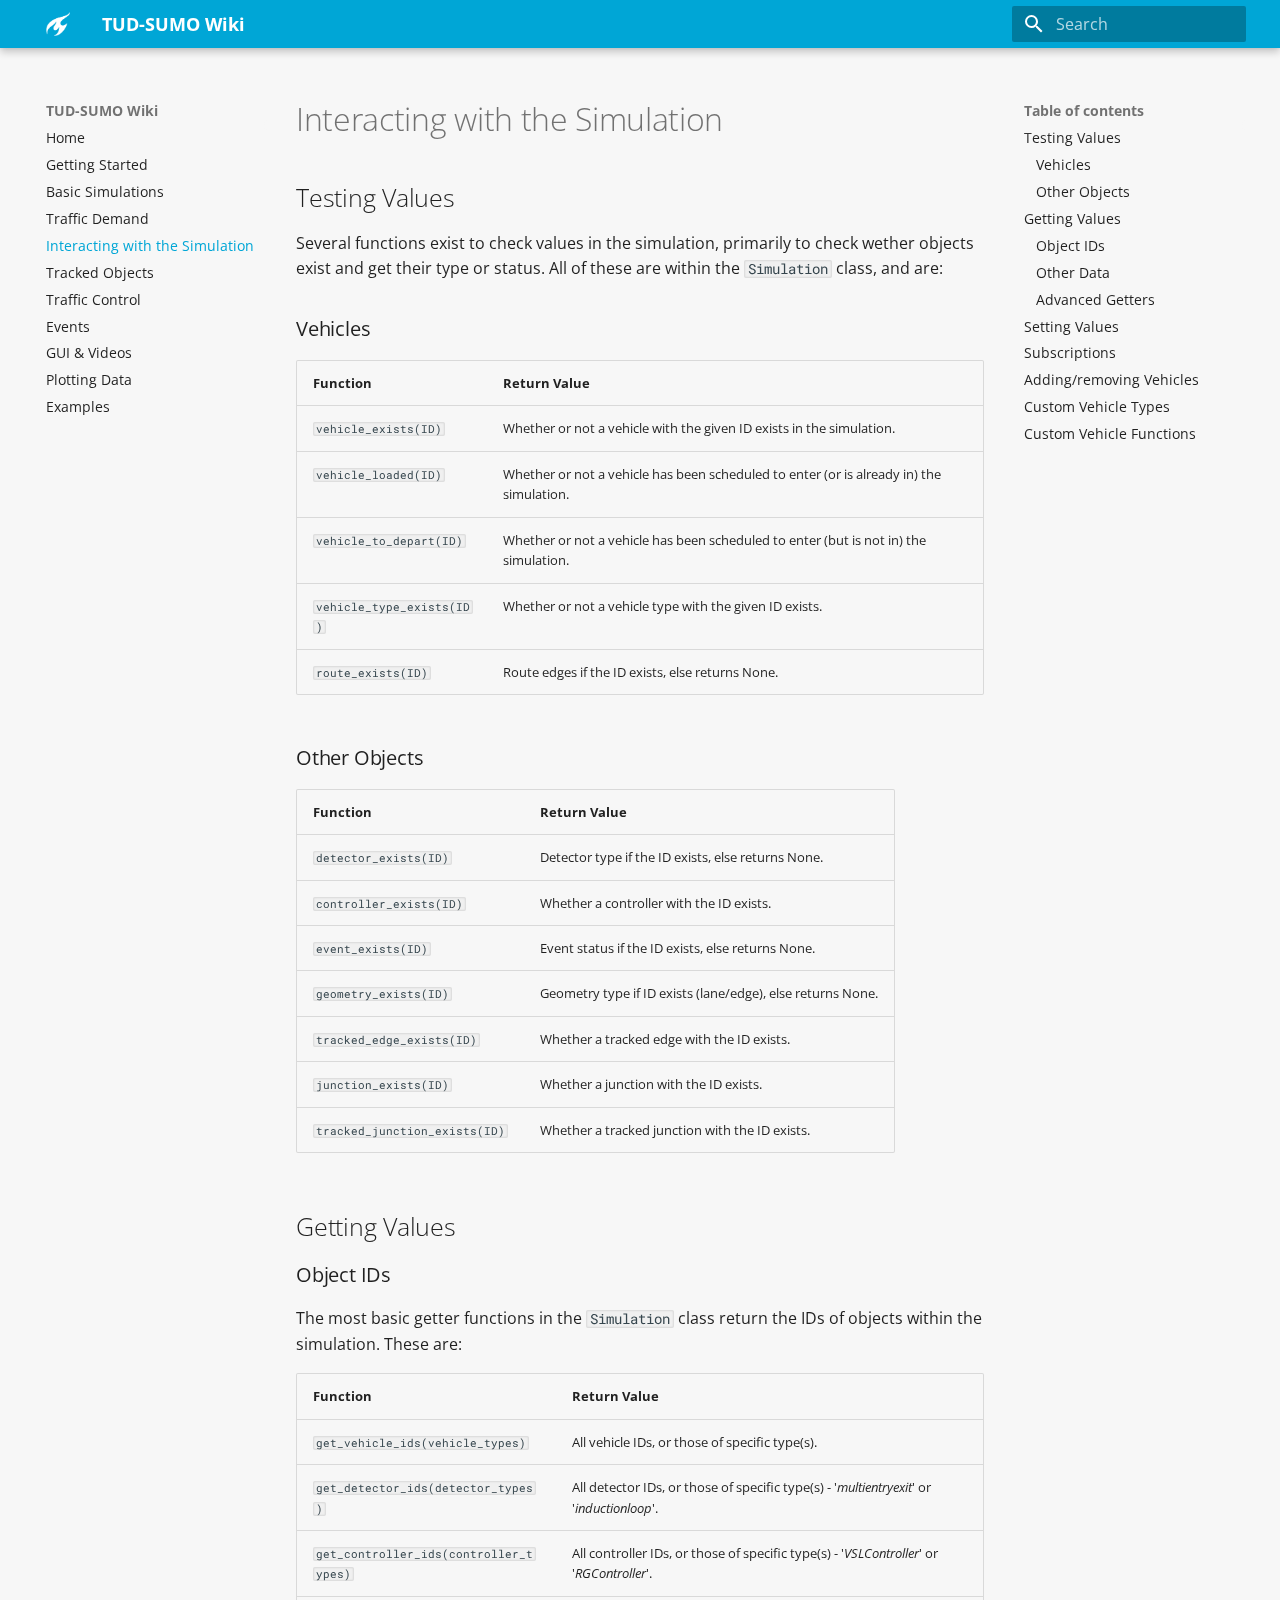
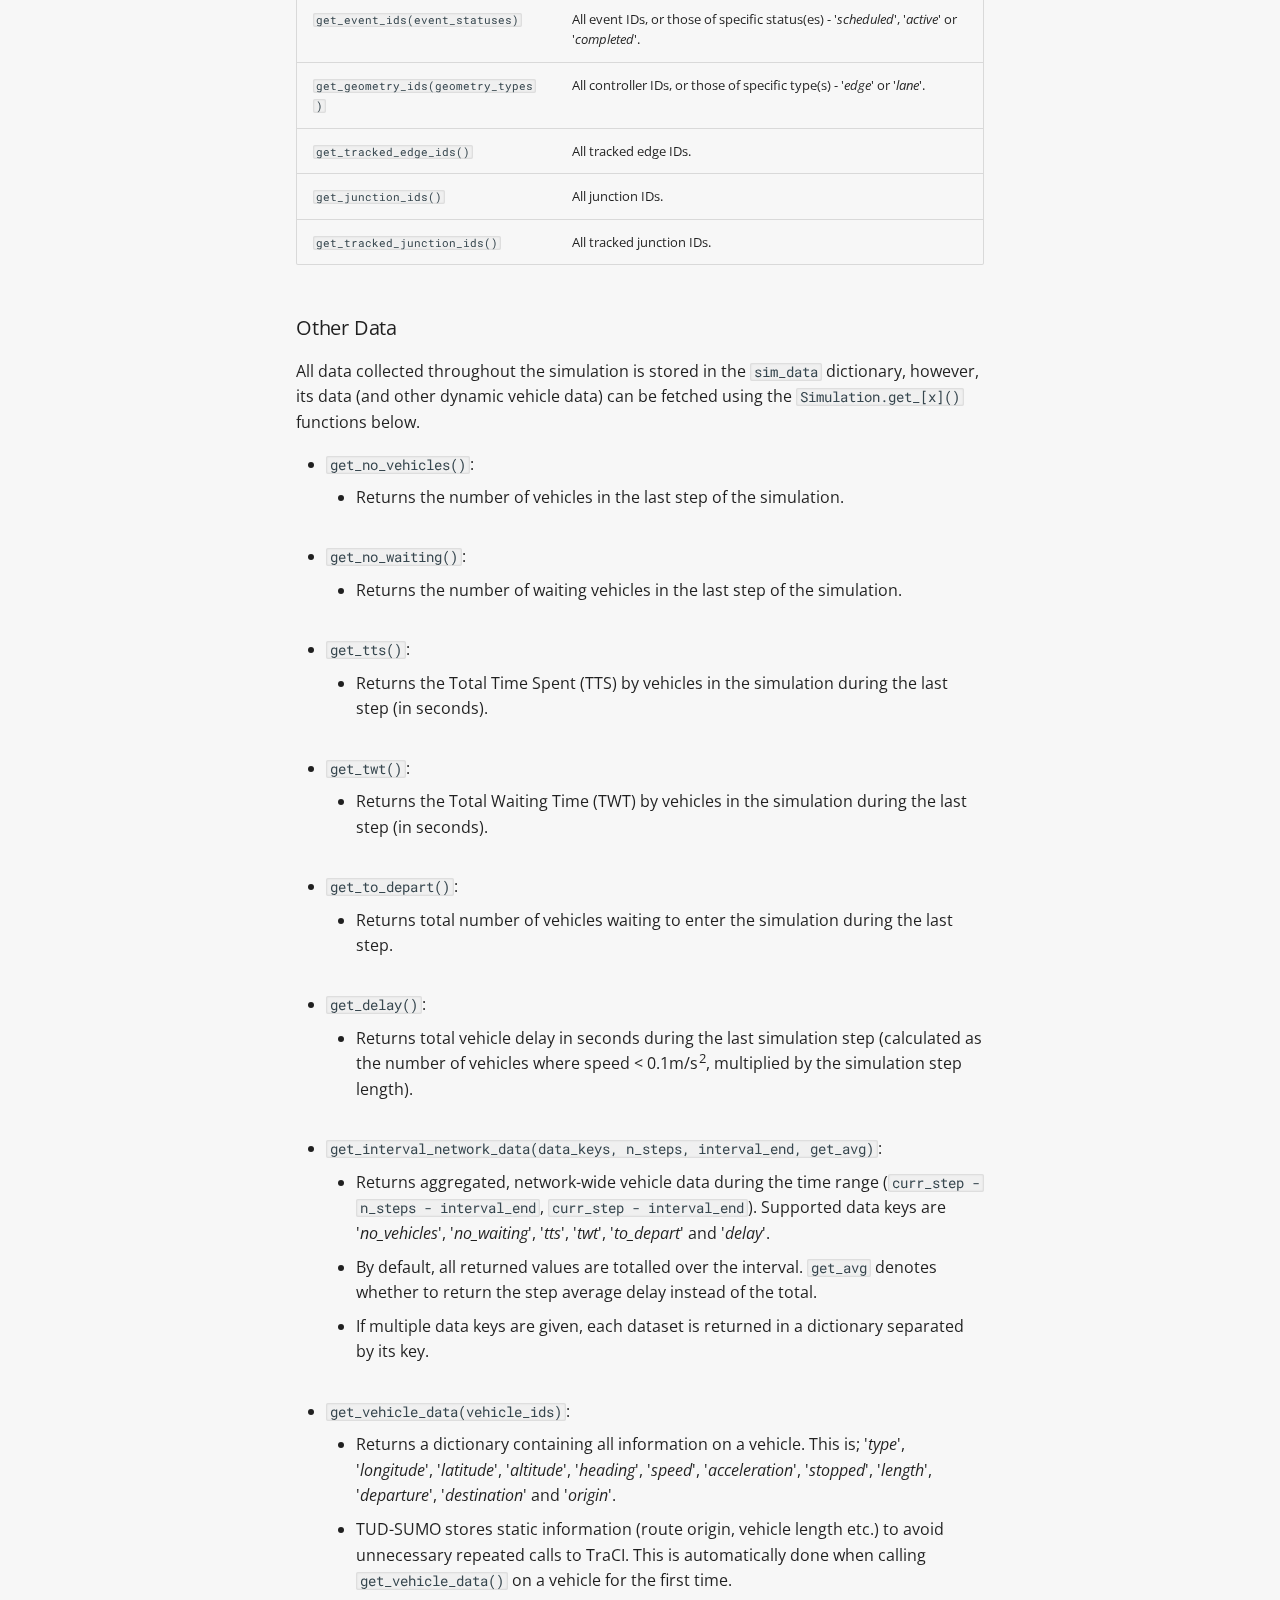
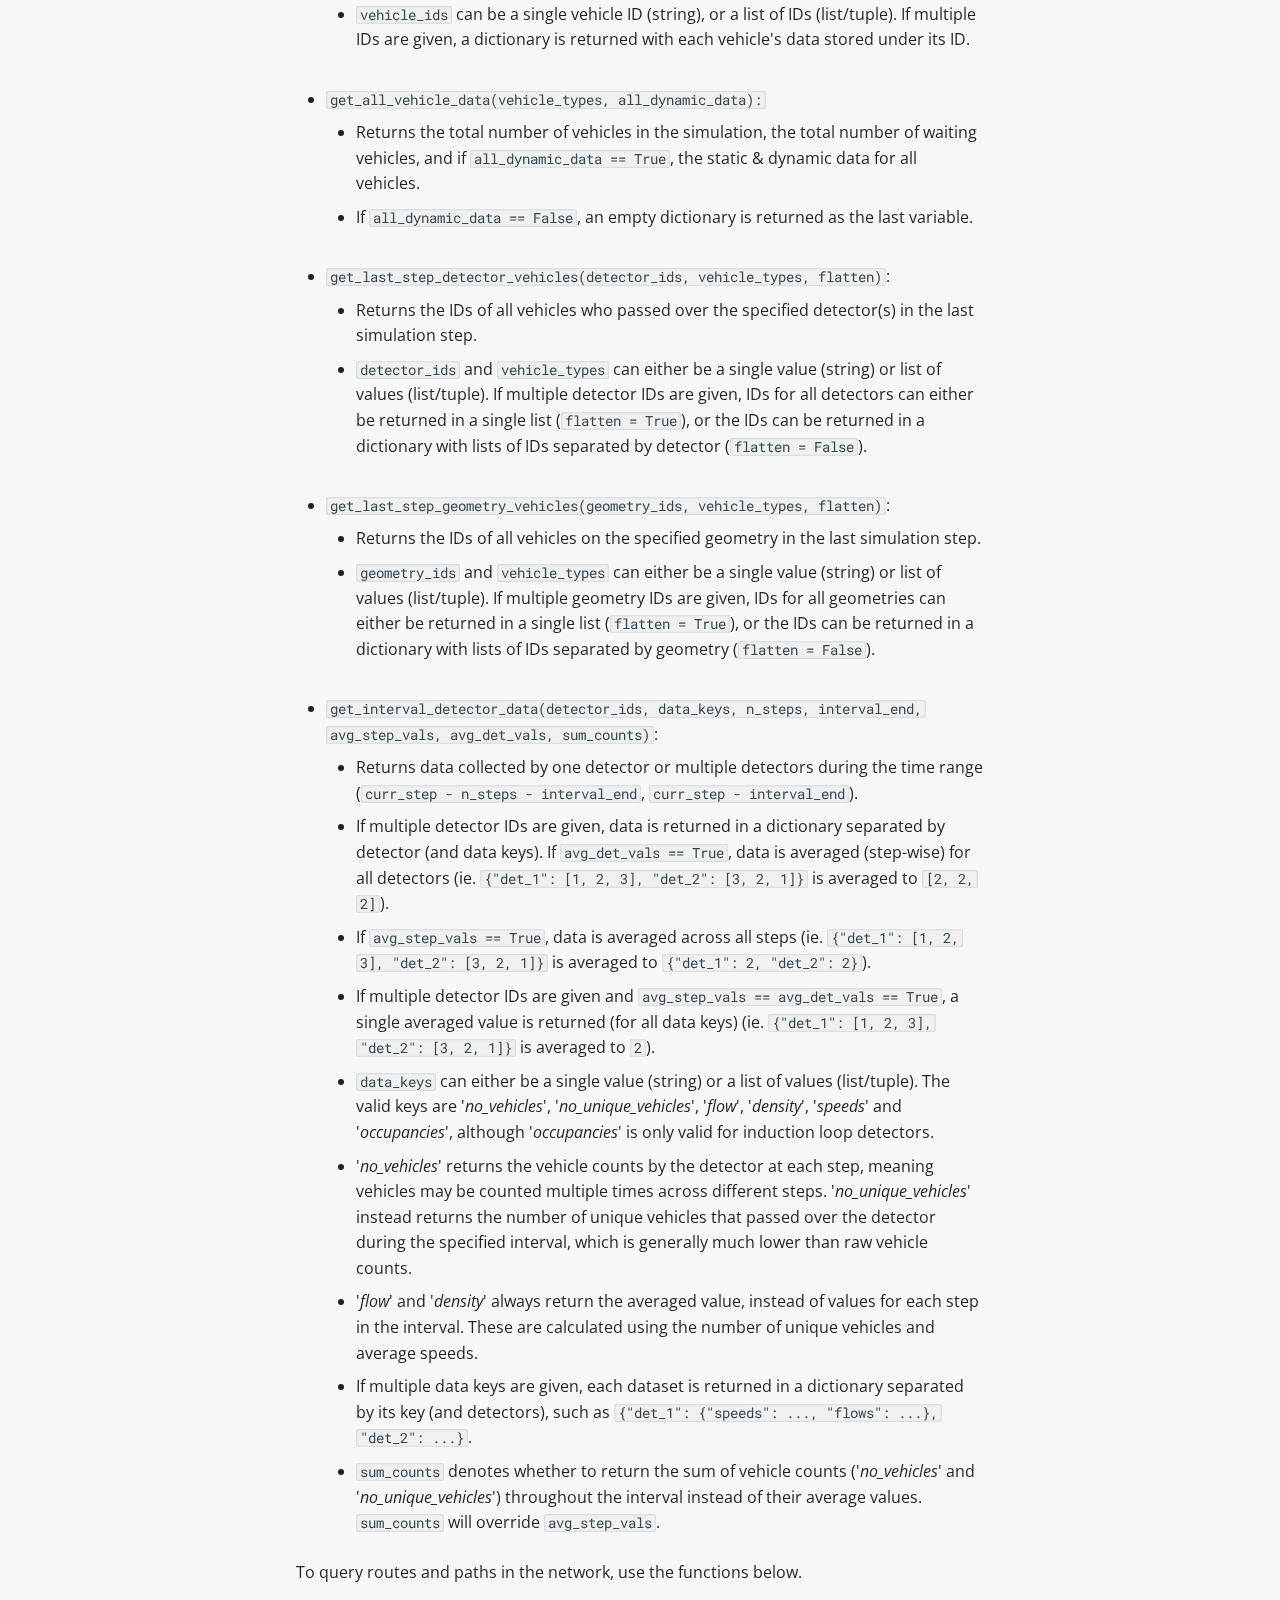
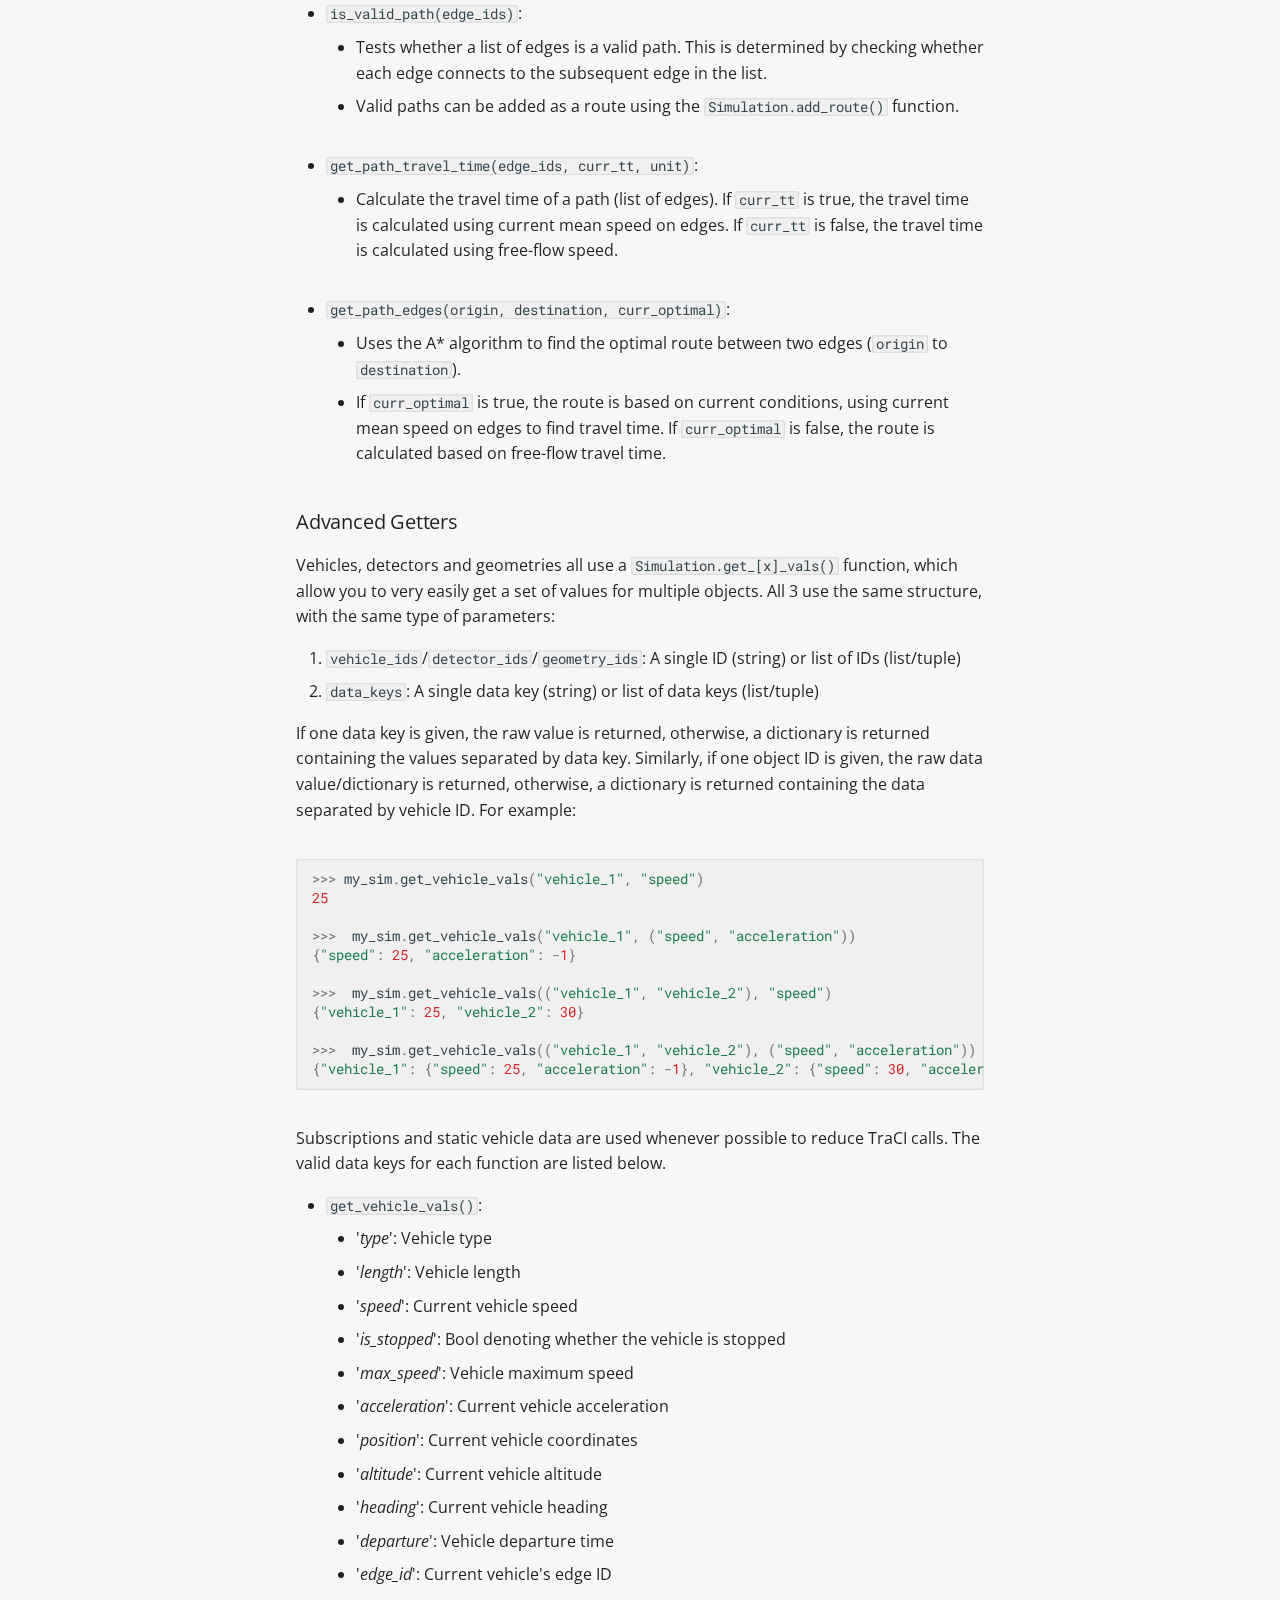
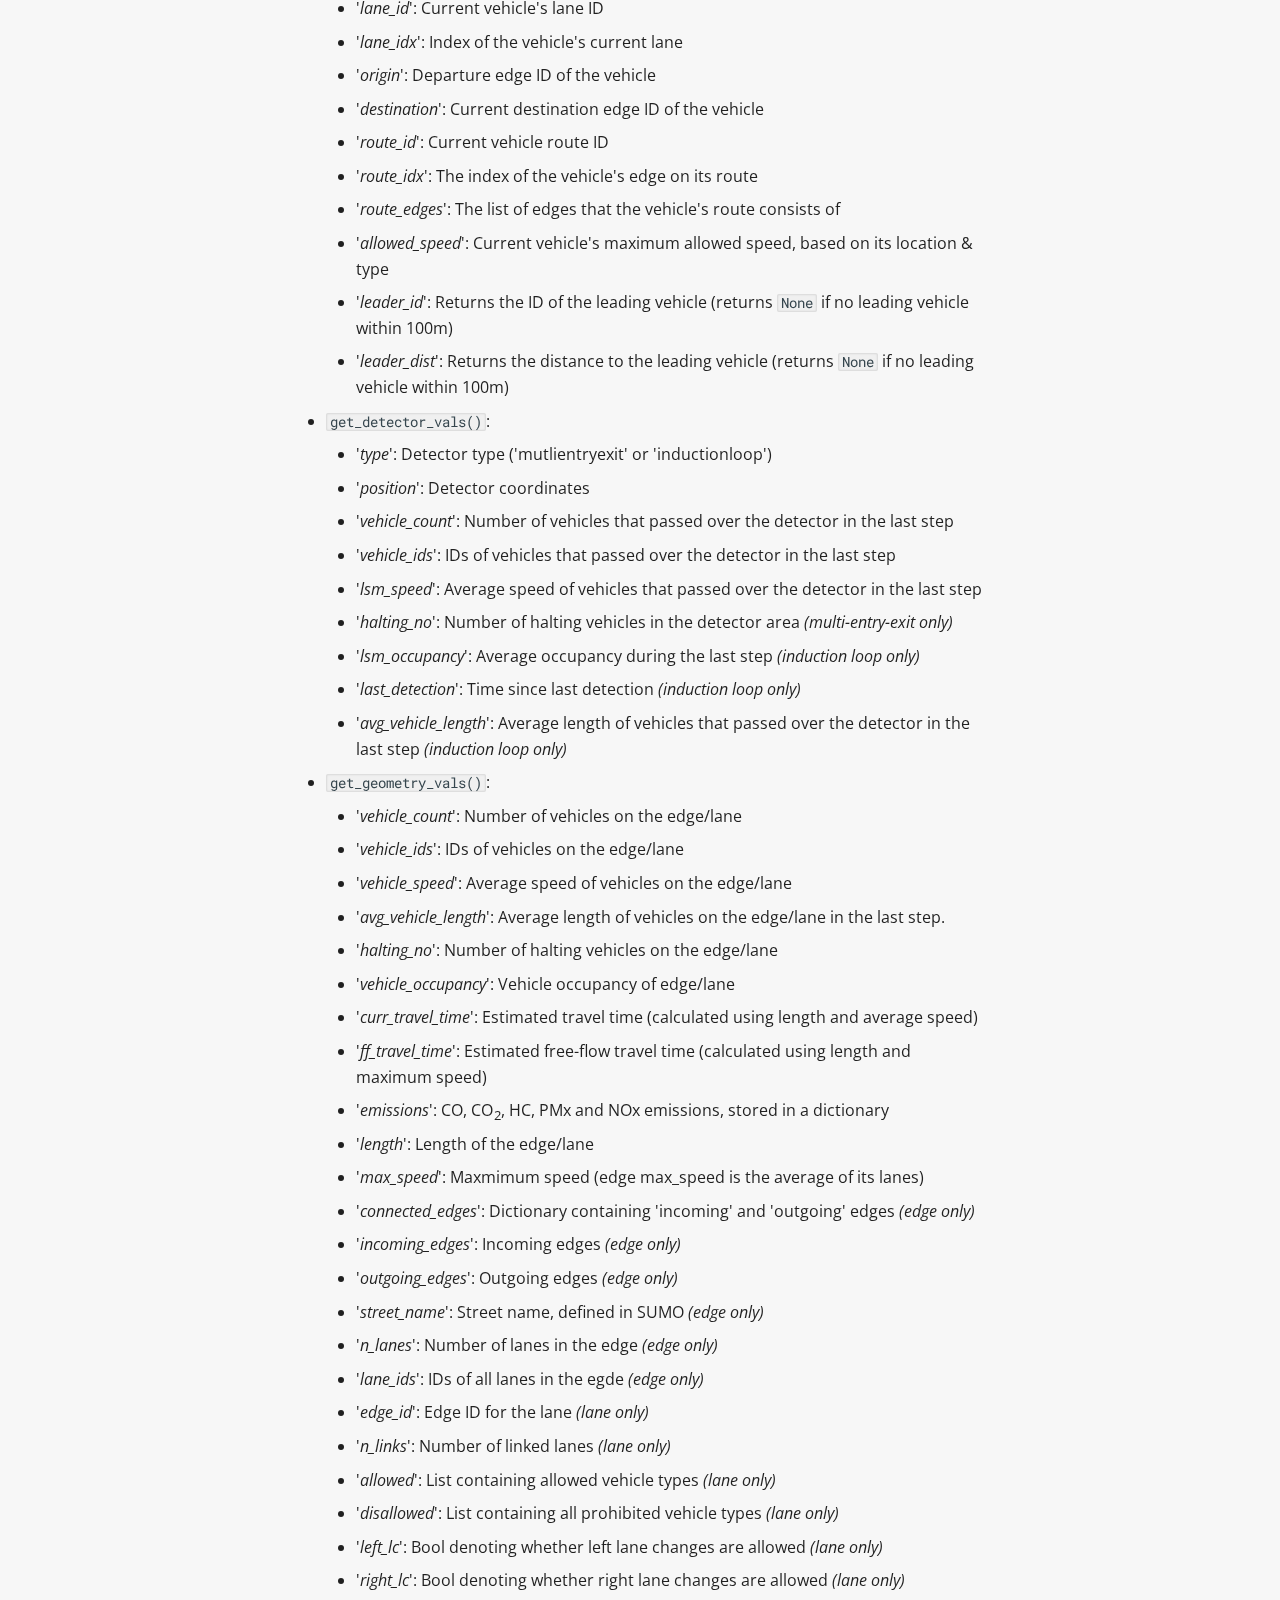
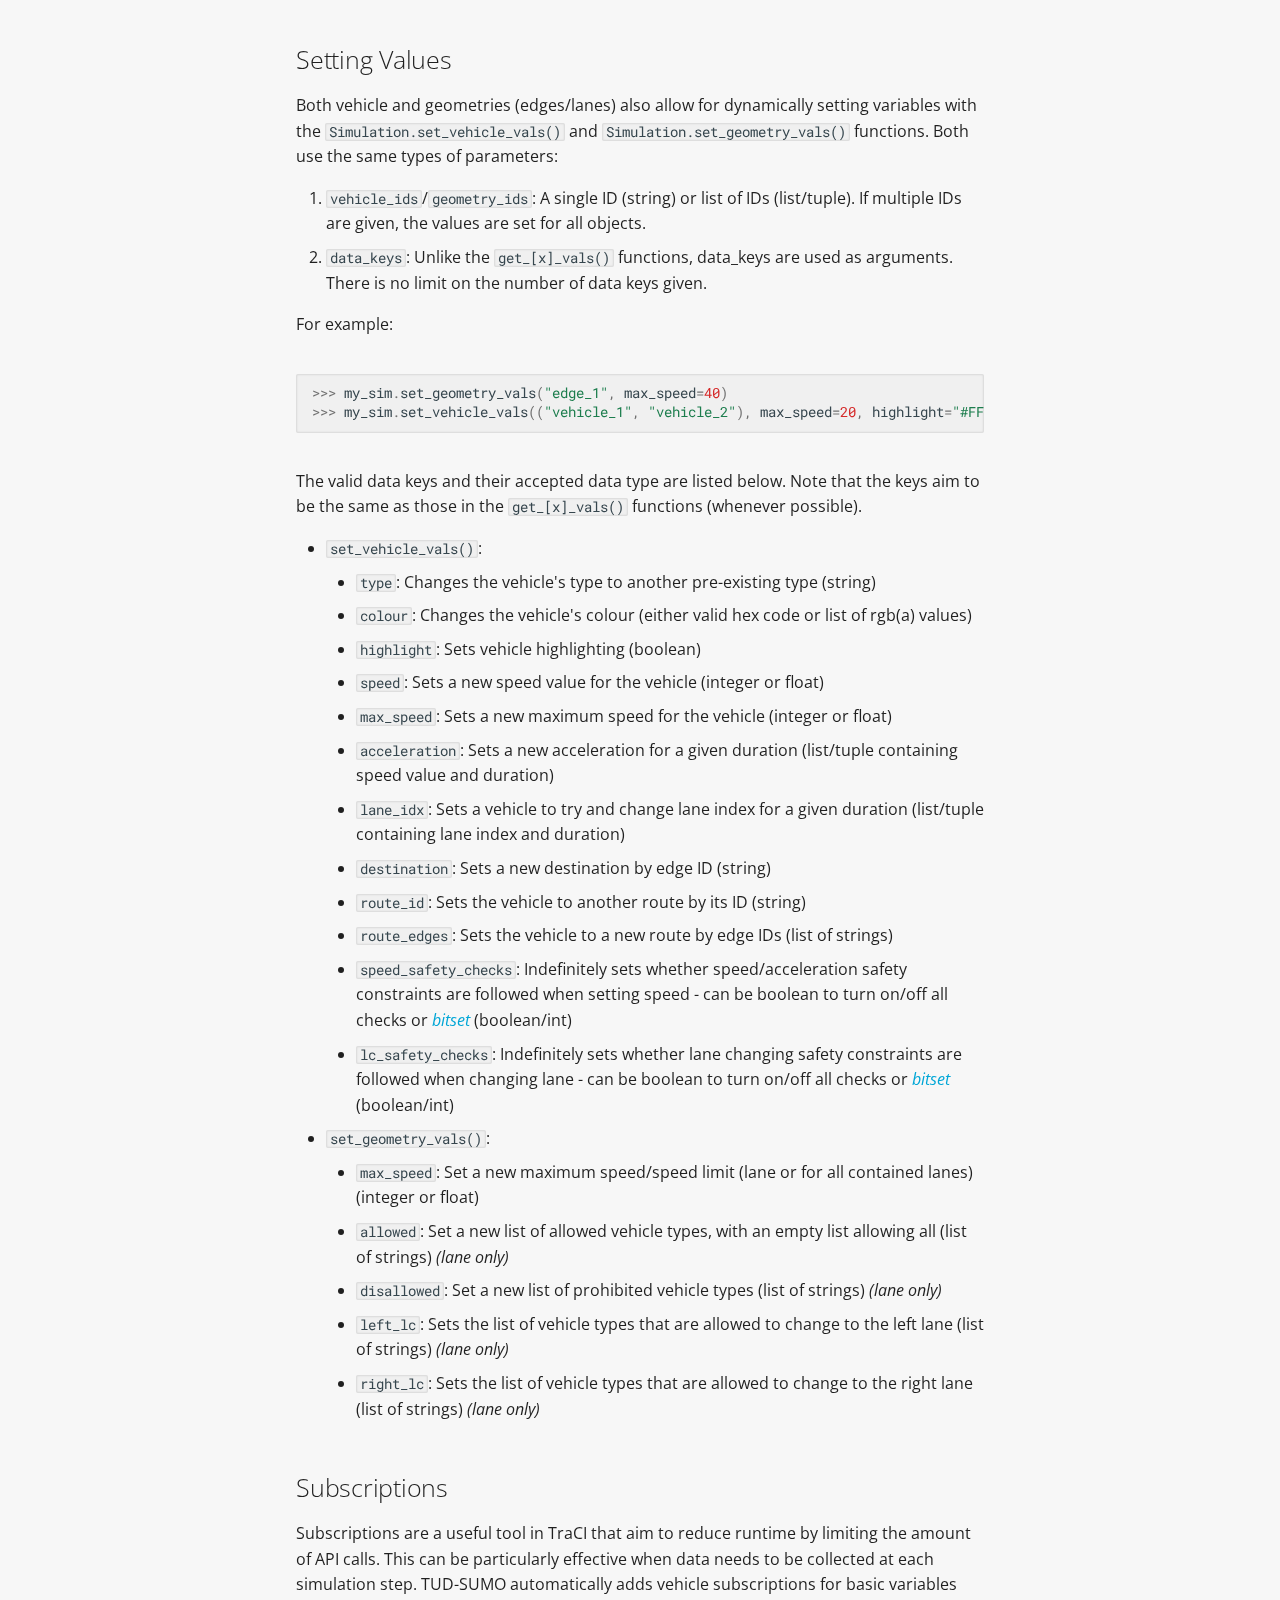
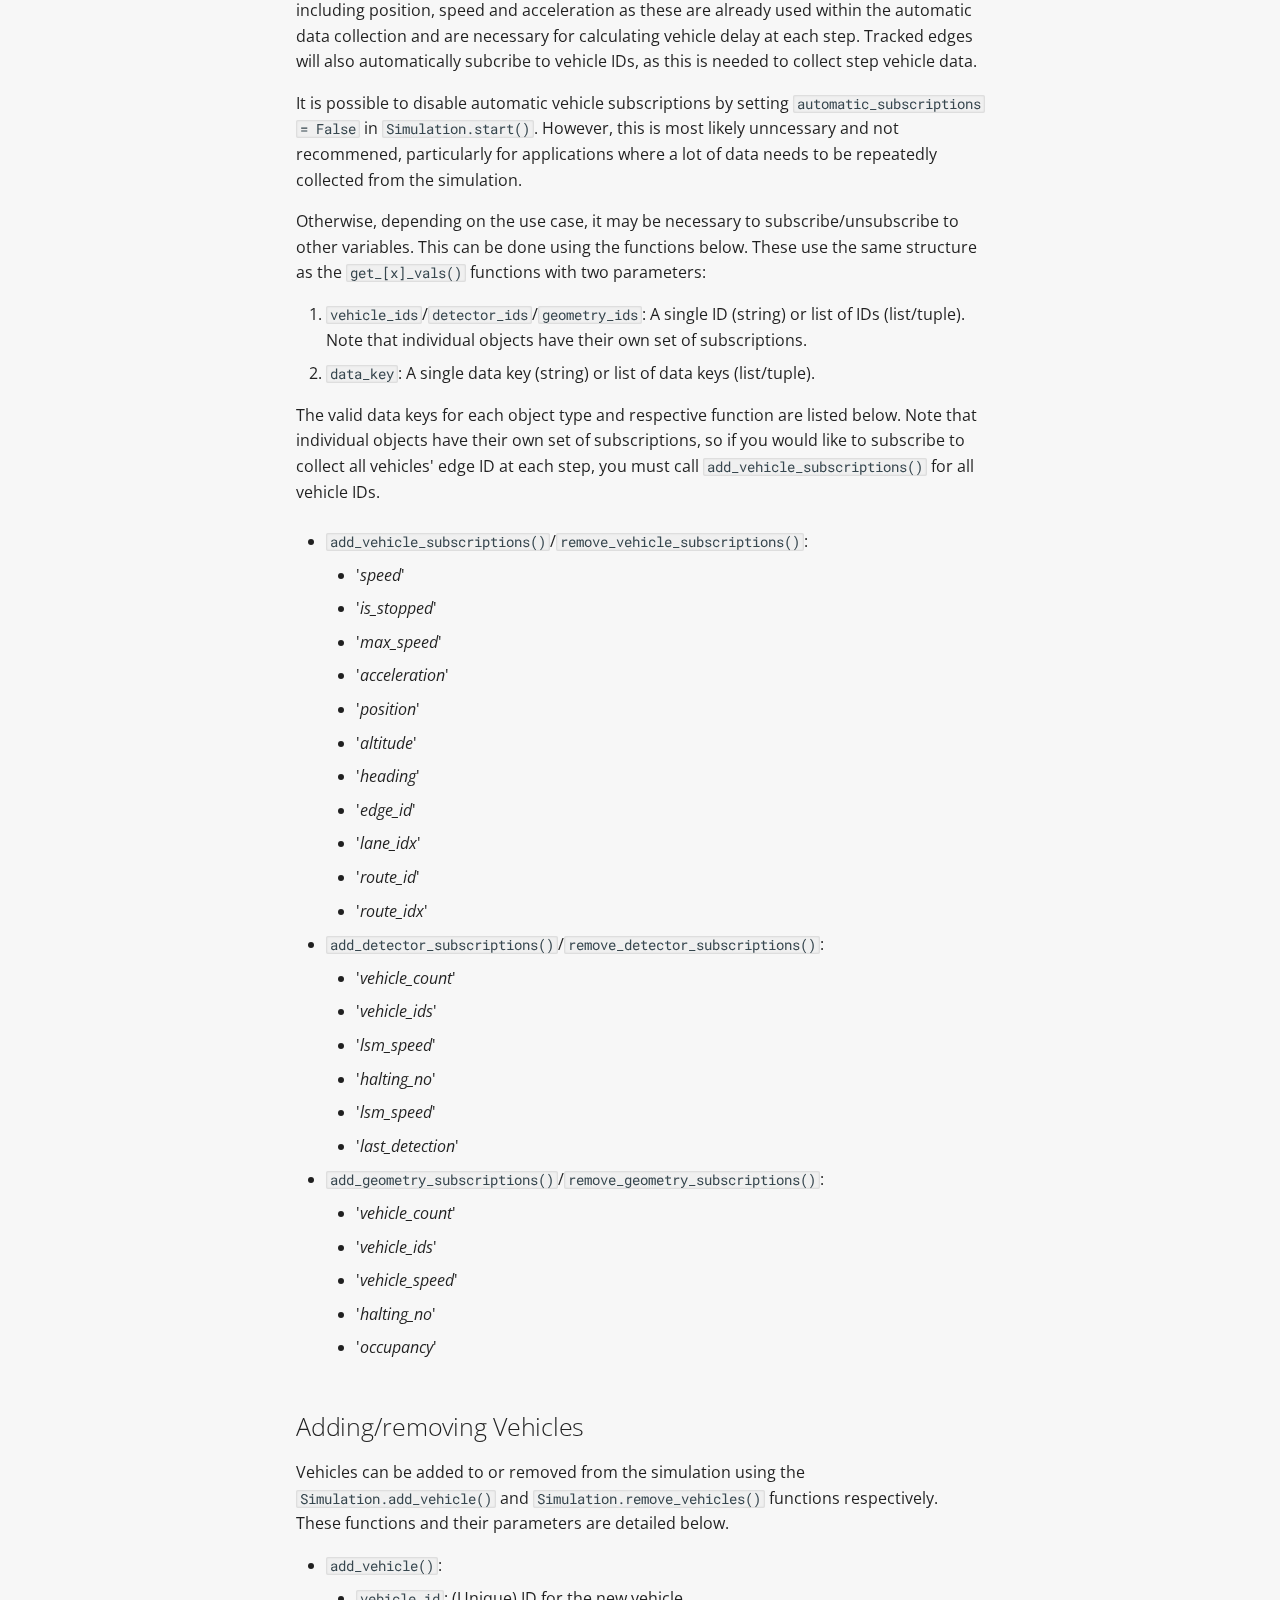
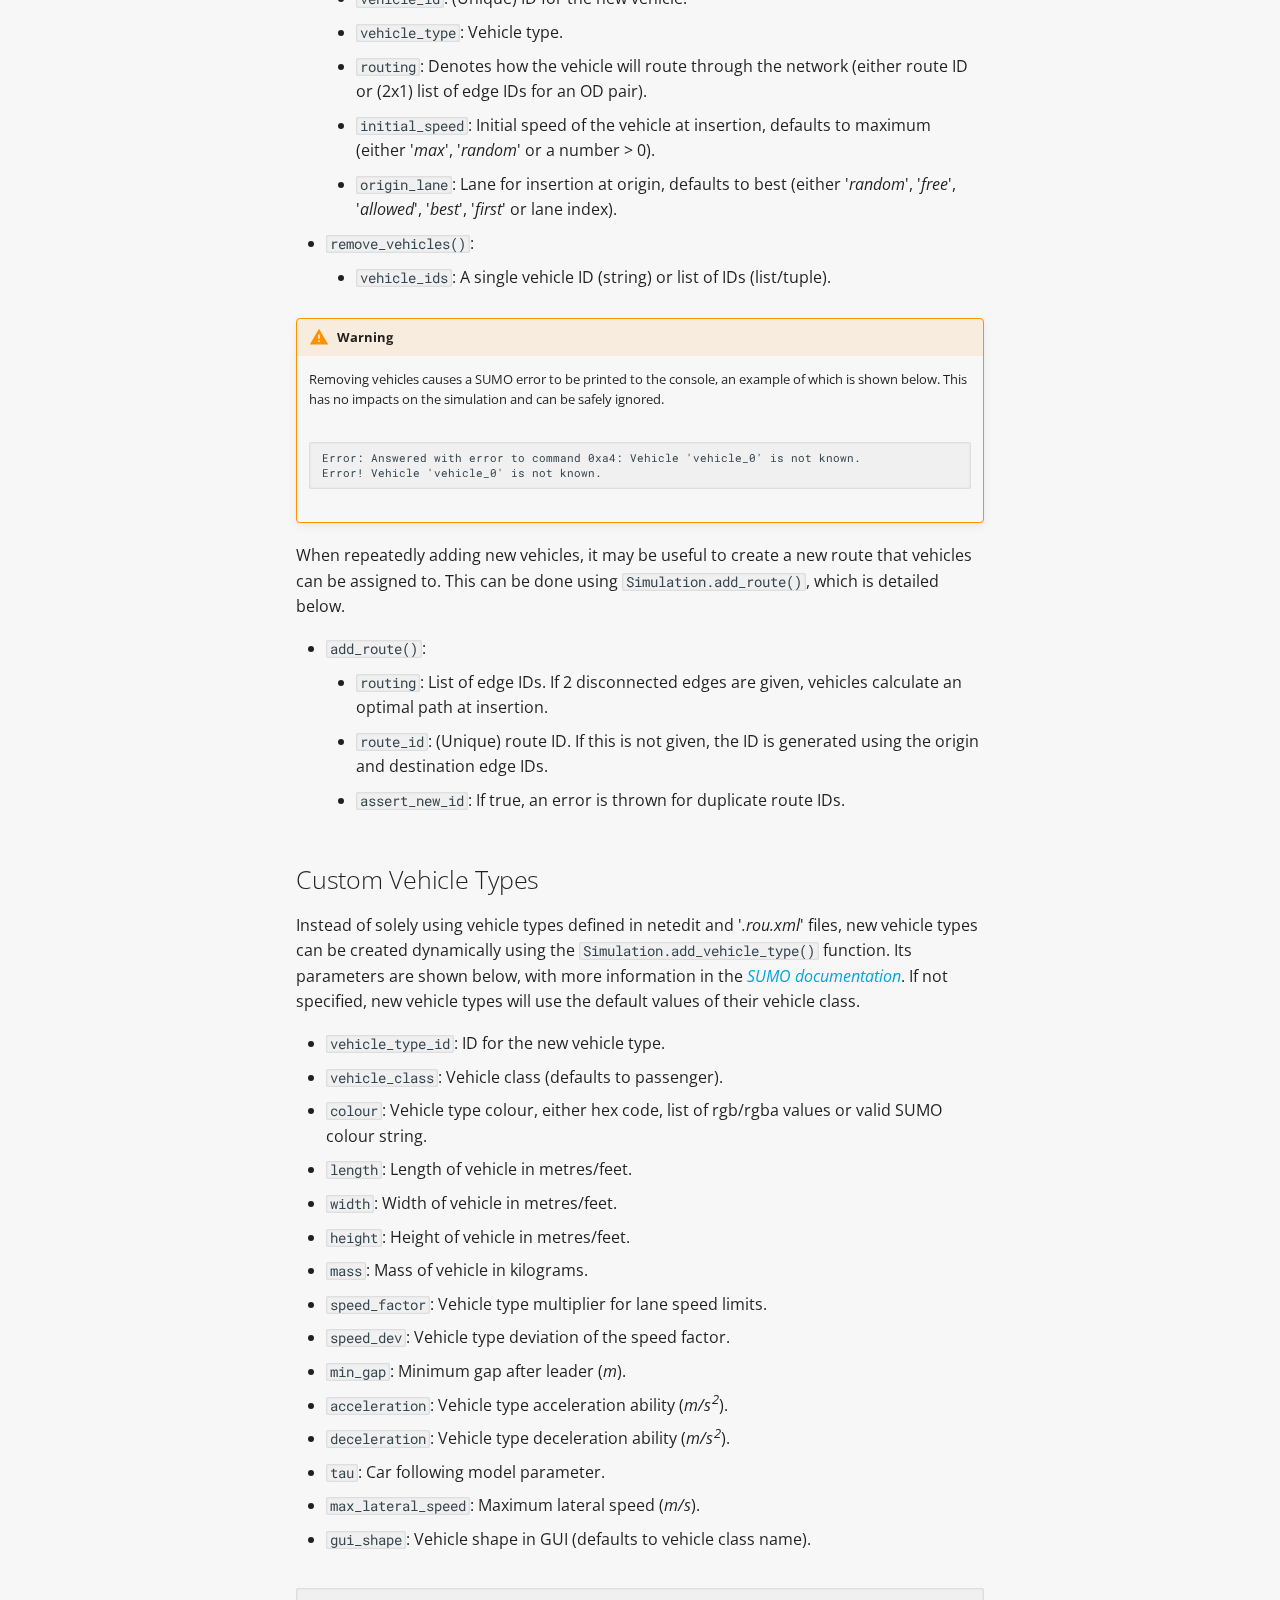
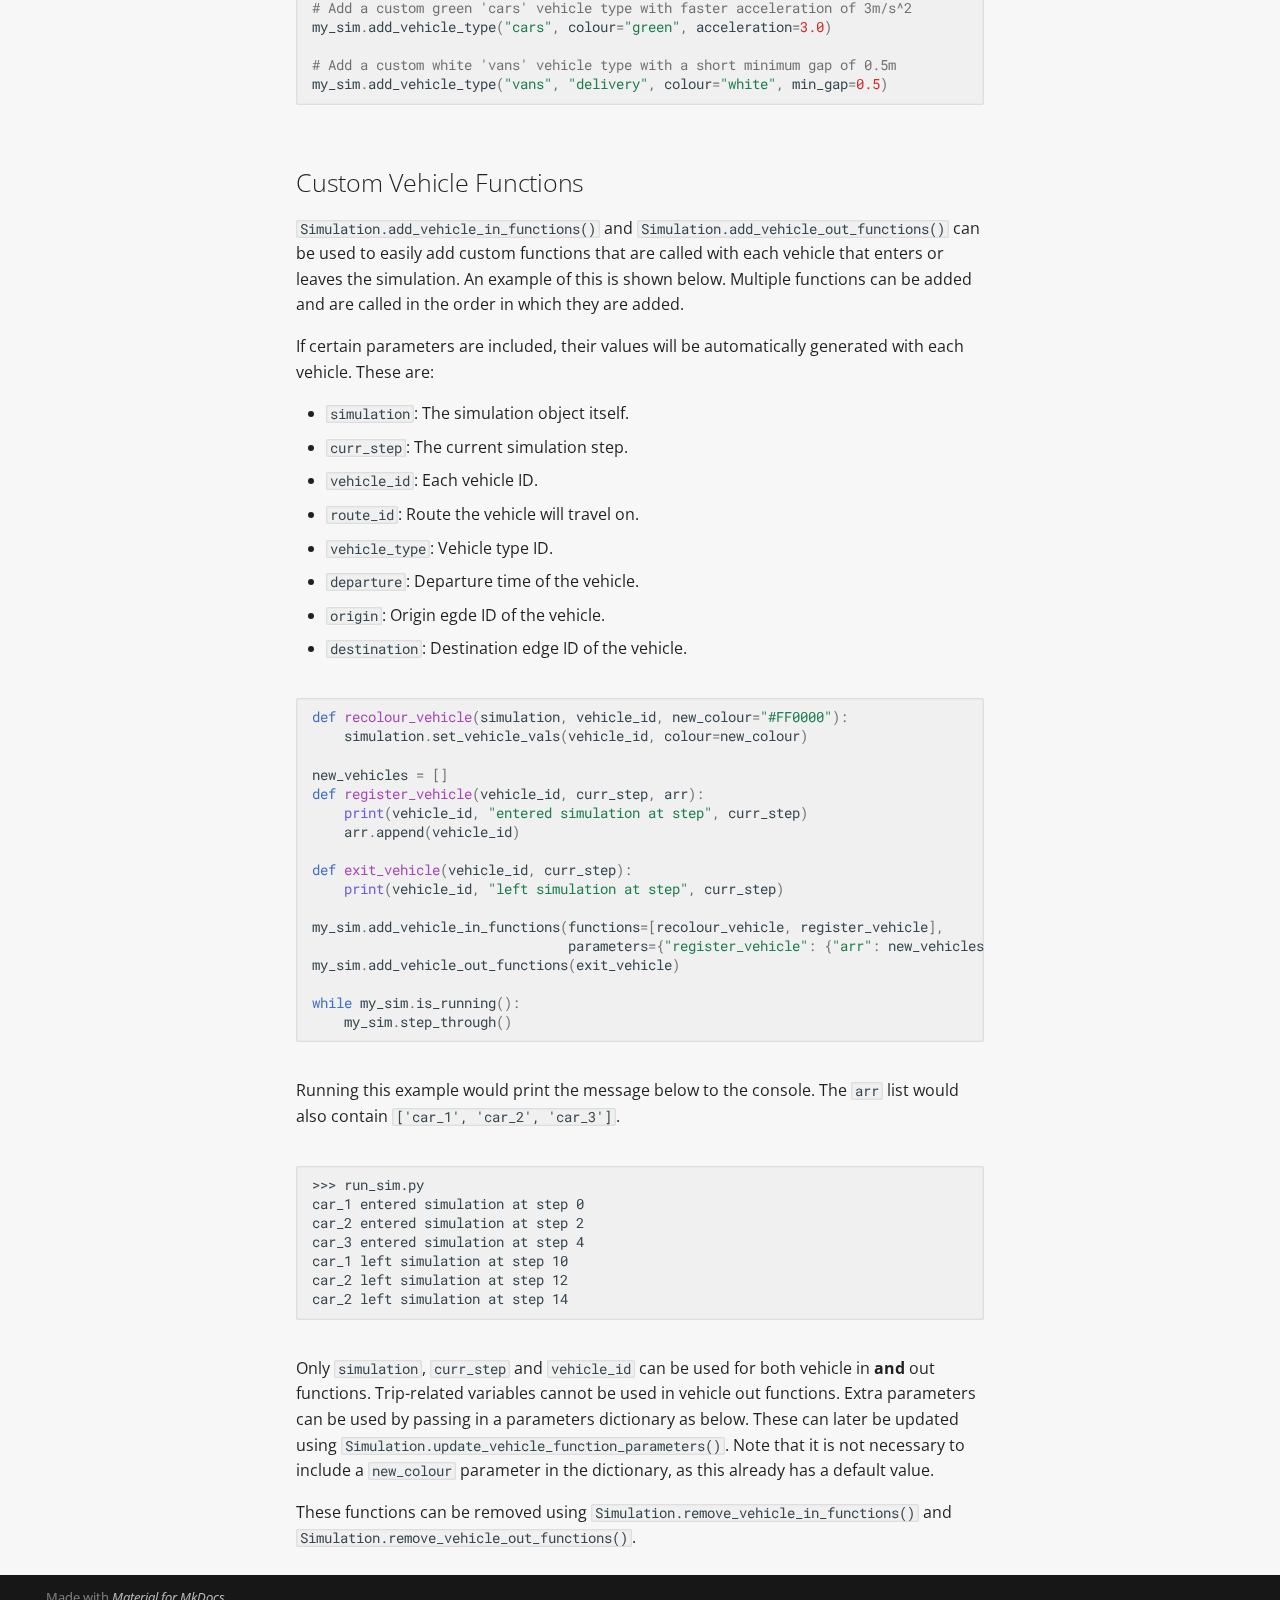
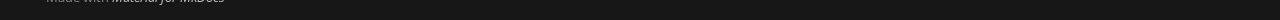
<file: 5_interactions/index.html>
<!doctype html>
<html lang="en" class="no-js">
  <head>
    
      <meta charset="utf-8">
      <meta name="viewport" content="width=device-width,initial-scale=1">
      
      
      
      
        <link rel="prev" href="../4_demand/">
      
      
        <link rel="next" href="../6_tracked_objs/">
      
      
      <link rel="icon" href="../img/favicon.ico">
      <meta name="generator" content="mkdocs-1.6.1, mkdocs-material-9.6.9">
    
    
      
        <title>Interacting with the Simulation - TUD-SUMO Wiki</title>
      
    
    
      <link rel="stylesheet" href="../assets/stylesheets/main.4af4bdda.min.css">
      
        
        <link rel="stylesheet" href="../assets/stylesheets/palette.06af60db.min.css">
      
      


    
    
      
    
    
      
        
        
        <link rel="preconnect" href="https://fonts.gstatic.com" crossorigin>
        <link rel="stylesheet" href="https://fonts.googleapis.com/css?family=Open+Sans:300,300i,400,400i,700,700i%7CRoboto+Mono:400,400i,700,700i&display=fallback">
        <style>:root{--md-text-font:"Open Sans";--md-code-font:"Roboto Mono"}</style>
      
    
    
      <link rel="stylesheet" href="../stylesheets/extra.css">
    
    <script>__md_scope=new URL("..",location),__md_hash=e=>[...e].reduce(((e,_)=>(e<<5)-e+_.charCodeAt(0)),0),__md_get=(e,_=localStorage,t=__md_scope)=>JSON.parse(_.getItem(t.pathname+"."+e)),__md_set=(e,_,t=localStorage,a=__md_scope)=>{try{t.setItem(a.pathname+"."+e,JSON.stringify(_))}catch(e){}}</script>
    
      

    
    
    
  </head>
  
  
    
    
    
    
    
    <body dir="ltr" data-md-color-scheme="default" data-md-color-primary="custom" data-md-color-accent="custom">
  
    
    <input class="md-toggle" data-md-toggle="drawer" type="checkbox" id="__drawer" autocomplete="off">
    <input class="md-toggle" data-md-toggle="search" type="checkbox" id="__search" autocomplete="off">
    <label class="md-overlay" for="__drawer"></label>
    <div data-md-component="skip">
      
        
        <a href="#interacting-with-the-simulation" class="md-skip">
          Skip to content
        </a>
      
    </div>
    <div data-md-component="announce">
      
    </div>
    
    
      

  

<header class="md-header md-header--shadow" data-md-component="header">
  <nav class="md-header__inner md-grid" aria-label="Header">
    <a href=".." title="TUD-SUMO Wiki" class="md-header__button md-logo" aria-label="TUD-SUMO Wiki" data-md-component="logo">
      
  <img src="../img/logo.png" alt="logo">

    </a>
    <label class="md-header__button md-icon" for="__drawer">
      
      <svg xmlns="http://www.w3.org/2000/svg" viewBox="0 0 24 24"><path d="M3 6h18v2H3zm0 5h18v2H3zm0 5h18v2H3z"/></svg>
    </label>
    <div class="md-header__title" data-md-component="header-title">
      <div class="md-header__ellipsis">
        <div class="md-header__topic">
          <span class="md-ellipsis">
            TUD-SUMO Wiki
          </span>
        </div>
        <div class="md-header__topic" data-md-component="header-topic">
          <span class="md-ellipsis">
            
              Interacting with the Simulation
            
          </span>
        </div>
      </div>
    </div>
    
      
    
    
    
    
      <label class="md-header__button md-icon" for="__search">
        
        <svg xmlns="http://www.w3.org/2000/svg" viewBox="0 0 24 24"><path d="M9.5 3A6.5 6.5 0 0 1 16 9.5c0 1.61-.59 3.09-1.56 4.23l.27.27h.79l5 5-1.5 1.5-5-5v-.79l-.27-.27A6.52 6.52 0 0 1 9.5 16 6.5 6.5 0 0 1 3 9.5 6.5 6.5 0 0 1 9.5 3m0 2C7 5 5 7 5 9.5S7 14 9.5 14 14 12 14 9.5 12 5 9.5 5"/></svg>
      </label>
      <div class="md-search" data-md-component="search" role="dialog">
  <label class="md-search__overlay" for="__search"></label>
  <div class="md-search__inner" role="search">
    <form class="md-search__form" name="search">
      <input type="text" class="md-search__input" name="query" aria-label="Search" placeholder="Search" autocapitalize="off" autocorrect="off" autocomplete="off" spellcheck="false" data-md-component="search-query" required>
      <label class="md-search__icon md-icon" for="__search">
        
        <svg xmlns="http://www.w3.org/2000/svg" viewBox="0 0 24 24"><path d="M9.5 3A6.5 6.5 0 0 1 16 9.5c0 1.61-.59 3.09-1.56 4.23l.27.27h.79l5 5-1.5 1.5-5-5v-.79l-.27-.27A6.52 6.52 0 0 1 9.5 16 6.5 6.5 0 0 1 3 9.5 6.5 6.5 0 0 1 9.5 3m0 2C7 5 5 7 5 9.5S7 14 9.5 14 14 12 14 9.5 12 5 9.5 5"/></svg>
        
        <svg xmlns="http://www.w3.org/2000/svg" viewBox="0 0 24 24"><path d="M20 11v2H8l5.5 5.5-1.42 1.42L4.16 12l7.92-7.92L13.5 5.5 8 11z"/></svg>
      </label>
      <nav class="md-search__options" aria-label="Search">
        
        <button type="reset" class="md-search__icon md-icon" title="Clear" aria-label="Clear" tabindex="-1">
          
          <svg xmlns="http://www.w3.org/2000/svg" viewBox="0 0 24 24"><path d="M19 6.41 17.59 5 12 10.59 6.41 5 5 6.41 10.59 12 5 17.59 6.41 19 12 13.41 17.59 19 19 17.59 13.41 12z"/></svg>
        </button>
      </nav>
      
    </form>
    <div class="md-search__output">
      <div class="md-search__scrollwrap" tabindex="0" data-md-scrollfix>
        <div class="md-search-result" data-md-component="search-result">
          <div class="md-search-result__meta">
            Initializing search
          </div>
          <ol class="md-search-result__list" role="presentation"></ol>
        </div>
      </div>
    </div>
  </div>
</div>
    
    
  </nav>
  
</header>
    
    <div class="md-container" data-md-component="container">
      
      
        
          
        
      
      <main class="md-main" data-md-component="main">
        <div class="md-main__inner md-grid">
          
            
              
              <div class="md-sidebar md-sidebar--primary" data-md-component="sidebar" data-md-type="navigation" >
                <div class="md-sidebar__scrollwrap">
                  <div class="md-sidebar__inner">
                    



<nav class="md-nav md-nav--primary" aria-label="Navigation" data-md-level="0">
  <label class="md-nav__title" for="__drawer">
    <a href=".." title="TUD-SUMO Wiki" class="md-nav__button md-logo" aria-label="TUD-SUMO Wiki" data-md-component="logo">
      
  <img src="../img/logo.png" alt="logo">

    </a>
    TUD-SUMO Wiki
  </label>
  
  <ul class="md-nav__list" data-md-scrollfix>
    
      
      
  
  
  
  
    <li class="md-nav__item">
      <a href=".." class="md-nav__link">
        
  
  <span class="md-ellipsis">
    Home
    
  </span>
  

      </a>
    </li>
  

    
      
      
  
  
  
  
    <li class="md-nav__item">
      <a href="../2_getting_started/" class="md-nav__link">
        
  
  <span class="md-ellipsis">
    Getting Started
    
  </span>
  

      </a>
    </li>
  

    
      
      
  
  
  
  
    <li class="md-nav__item">
      <a href="../3_basic_sim/" class="md-nav__link">
        
  
  <span class="md-ellipsis">
    Basic Simulations
    
  </span>
  

      </a>
    </li>
  

    
      
      
  
  
  
  
    <li class="md-nav__item">
      <a href="../4_demand/" class="md-nav__link">
        
  
  <span class="md-ellipsis">
    Traffic Demand
    
  </span>
  

      </a>
    </li>
  

    
      
      
  
  
    
  
  
  
    <li class="md-nav__item md-nav__item--active">
      
      <input class="md-nav__toggle md-toggle" type="checkbox" id="__toc">
      
      
        
      
      
        <label class="md-nav__link md-nav__link--active" for="__toc">
          
  
  <span class="md-ellipsis">
    Interacting with the Simulation
    
  </span>
  

          <span class="md-nav__icon md-icon"></span>
        </label>
      
      <a href="./" class="md-nav__link md-nav__link--active">
        
  
  <span class="md-ellipsis">
    Interacting with the Simulation
    
  </span>
  

      </a>
      
        

<nav class="md-nav md-nav--secondary" aria-label="Table of contents">
  
  
  
    
  
  
    <label class="md-nav__title" for="__toc">
      <span class="md-nav__icon md-icon"></span>
      Table of contents
    </label>
    <ul class="md-nav__list" data-md-component="toc" data-md-scrollfix>
      
        <li class="md-nav__item">
  <a href="#testing-values" class="md-nav__link">
    <span class="md-ellipsis">
      Testing Values
    </span>
  </a>
  
    <nav class="md-nav" aria-label="Testing Values">
      <ul class="md-nav__list">
        
          <li class="md-nav__item">
  <a href="#vehicles" class="md-nav__link">
    <span class="md-ellipsis">
      Vehicles
    </span>
  </a>
  
</li>
        
          <li class="md-nav__item">
  <a href="#other-objects" class="md-nav__link">
    <span class="md-ellipsis">
      Other Objects
    </span>
  </a>
  
</li>
        
      </ul>
    </nav>
  
</li>
      
        <li class="md-nav__item">
  <a href="#getting-values" class="md-nav__link">
    <span class="md-ellipsis">
      Getting Values
    </span>
  </a>
  
    <nav class="md-nav" aria-label="Getting Values">
      <ul class="md-nav__list">
        
          <li class="md-nav__item">
  <a href="#object-ids" class="md-nav__link">
    <span class="md-ellipsis">
      Object IDs
    </span>
  </a>
  
</li>
        
          <li class="md-nav__item">
  <a href="#other-data" class="md-nav__link">
    <span class="md-ellipsis">
      Other Data
    </span>
  </a>
  
</li>
        
          <li class="md-nav__item">
  <a href="#advanced-getters" class="md-nav__link">
    <span class="md-ellipsis">
      Advanced Getters
    </span>
  </a>
  
</li>
        
      </ul>
    </nav>
  
</li>
      
        <li class="md-nav__item">
  <a href="#setting-values" class="md-nav__link">
    <span class="md-ellipsis">
      Setting Values
    </span>
  </a>
  
</li>
      
        <li class="md-nav__item">
  <a href="#subscriptions" class="md-nav__link">
    <span class="md-ellipsis">
      Subscriptions
    </span>
  </a>
  
</li>
      
        <li class="md-nav__item">
  <a href="#addingremoving-vehicles" class="md-nav__link">
    <span class="md-ellipsis">
      Adding/removing Vehicles
    </span>
  </a>
  
</li>
      
        <li class="md-nav__item">
  <a href="#custom-vehicle-types" class="md-nav__link">
    <span class="md-ellipsis">
      Custom Vehicle Types
    </span>
  </a>
  
</li>
      
        <li class="md-nav__item">
  <a href="#custom-vehicle-functions" class="md-nav__link">
    <span class="md-ellipsis">
      Custom Vehicle Functions
    </span>
  </a>
  
</li>
      
    </ul>
  
</nav>
      
    </li>
  

    
      
      
  
  
  
  
    <li class="md-nav__item">
      <a href="../6_tracked_objs/" class="md-nav__link">
        
  
  <span class="md-ellipsis">
    Tracked Objects
    
  </span>
  

      </a>
    </li>
  

    
      
      
  
  
  
  
    <li class="md-nav__item">
      <a href="../7_traffic_control/" class="md-nav__link">
        
  
  <span class="md-ellipsis">
    Traffic Control
    
  </span>
  

      </a>
    </li>
  

    
      
      
  
  
  
  
    <li class="md-nav__item">
      <a href="../8_events/" class="md-nav__link">
        
  
  <span class="md-ellipsis">
    Events
    
  </span>
  

      </a>
    </li>
  

    
      
      
  
  
  
  
    <li class="md-nav__item">
      <a href="../9_gui/" class="md-nav__link">
        
  
  <span class="md-ellipsis">
    GUI & Videos
    
  </span>
  

      </a>
    </li>
  

    
      
      
  
  
  
  
    <li class="md-nav__item">
      <a href="../10_plotting/" class="md-nav__link">
        
  
  <span class="md-ellipsis">
    Plotting Data
    
  </span>
  

      </a>
    </li>
  

    
      
      
  
  
  
  
    <li class="md-nav__item">
      <a href="../11_examples/" class="md-nav__link">
        
  
  <span class="md-ellipsis">
    Examples
    
  </span>
  

      </a>
    </li>
  

    
  </ul>
</nav>
                  </div>
                </div>
              </div>
            
            
              
              <div class="md-sidebar md-sidebar--secondary" data-md-component="sidebar" data-md-type="toc" >
                <div class="md-sidebar__scrollwrap">
                  <div class="md-sidebar__inner">
                    

<nav class="md-nav md-nav--secondary" aria-label="Table of contents">
  
  
  
    
  
  
    <label class="md-nav__title" for="__toc">
      <span class="md-nav__icon md-icon"></span>
      Table of contents
    </label>
    <ul class="md-nav__list" data-md-component="toc" data-md-scrollfix>
      
        <li class="md-nav__item">
  <a href="#testing-values" class="md-nav__link">
    <span class="md-ellipsis">
      Testing Values
    </span>
  </a>
  
    <nav class="md-nav" aria-label="Testing Values">
      <ul class="md-nav__list">
        
          <li class="md-nav__item">
  <a href="#vehicles" class="md-nav__link">
    <span class="md-ellipsis">
      Vehicles
    </span>
  </a>
  
</li>
        
          <li class="md-nav__item">
  <a href="#other-objects" class="md-nav__link">
    <span class="md-ellipsis">
      Other Objects
    </span>
  </a>
  
</li>
        
      </ul>
    </nav>
  
</li>
      
        <li class="md-nav__item">
  <a href="#getting-values" class="md-nav__link">
    <span class="md-ellipsis">
      Getting Values
    </span>
  </a>
  
    <nav class="md-nav" aria-label="Getting Values">
      <ul class="md-nav__list">
        
          <li class="md-nav__item">
  <a href="#object-ids" class="md-nav__link">
    <span class="md-ellipsis">
      Object IDs
    </span>
  </a>
  
</li>
        
          <li class="md-nav__item">
  <a href="#other-data" class="md-nav__link">
    <span class="md-ellipsis">
      Other Data
    </span>
  </a>
  
</li>
        
          <li class="md-nav__item">
  <a href="#advanced-getters" class="md-nav__link">
    <span class="md-ellipsis">
      Advanced Getters
    </span>
  </a>
  
</li>
        
      </ul>
    </nav>
  
</li>
      
        <li class="md-nav__item">
  <a href="#setting-values" class="md-nav__link">
    <span class="md-ellipsis">
      Setting Values
    </span>
  </a>
  
</li>
      
        <li class="md-nav__item">
  <a href="#subscriptions" class="md-nav__link">
    <span class="md-ellipsis">
      Subscriptions
    </span>
  </a>
  
</li>
      
        <li class="md-nav__item">
  <a href="#addingremoving-vehicles" class="md-nav__link">
    <span class="md-ellipsis">
      Adding/removing Vehicles
    </span>
  </a>
  
</li>
      
        <li class="md-nav__item">
  <a href="#custom-vehicle-types" class="md-nav__link">
    <span class="md-ellipsis">
      Custom Vehicle Types
    </span>
  </a>
  
</li>
      
        <li class="md-nav__item">
  <a href="#custom-vehicle-functions" class="md-nav__link">
    <span class="md-ellipsis">
      Custom Vehicle Functions
    </span>
  </a>
  
</li>
      
    </ul>
  
</nav>
                  </div>
                </div>
              </div>
            
          
          
            <div class="md-content" data-md-component="content">
              <article class="md-content__inner md-typeset">
                
                  



<h1 id="interacting-with-the-simulation">Interacting with the Simulation</h1>
<h2 id="testing-values">Testing Values</h2>
<p>Several functions exist to check values in the simulation, primarily to check wether objects exist and get their type or status. All of these are within the <code>Simulation</code> class, and are:</p>
<h3 id="vehicles">Vehicles</h3>
<table>
<thead>
<tr>
<th>Function</th>
<th>Return Value</th>
</tr>
</thead>
<tbody>
<tr>
<td><code>vehicle_exists(ID)</code></td>
<td>Whether or not a vehicle with the given ID exists in the simulation.</td>
</tr>
<tr>
<td><code>vehicle_loaded(ID)</code></td>
<td>Whether or not a vehicle has been scheduled to enter (or is already in) the simulation.</td>
</tr>
<tr>
<td><code>vehicle_to_depart(ID)</code></td>
<td>Whether or not a vehicle has been scheduled to enter (but is not in) the simulation.</td>
</tr>
<tr>
<td><code>vehicle_type_exists(ID)</code></td>
<td>Whether or not a vehicle type with the given ID exists.</td>
</tr>
<tr>
<td><code>route_exists(ID)</code></td>
<td>Route edges if the ID exists, else returns None.</td>
</tr>
</tbody>
</table>
<h3 id="other-objects">Other Objects</h3>
<table>
<thead>
<tr>
<th>Function</th>
<th>Return Value</th>
</tr>
</thead>
<tbody>
<tr>
<td><code>detector_exists(ID)</code></td>
<td>Detector type if the ID exists, else returns None.</td>
</tr>
<tr>
<td><code>controller_exists(ID)</code></td>
<td>Whether a controller with the ID exists.</td>
</tr>
<tr>
<td><code>event_exists(ID)</code></td>
<td>Event status if the ID exists, else returns None.</td>
</tr>
<tr>
<td><code>geometry_exists(ID)</code></td>
<td>Geometry type if ID exists (lane/edge), else returns None.</td>
</tr>
<tr>
<td><code>tracked_edge_exists(ID)</code></td>
<td>Whether a tracked edge with the ID exists.</td>
</tr>
<tr>
<td><code>junction_exists(ID)</code></td>
<td>Whether a junction with the ID exists.</td>
</tr>
<tr>
<td><code>tracked_junction_exists(ID)</code></td>
<td>Whether a tracked junction with the ID exists.</td>
</tr>
</tbody>
</table>
<h2 id="getting-values">Getting Values</h2>
<h3 id="object-ids">Object IDs</h3>
<p>The most basic getter functions in the <code>Simulation</code> class return the IDs of objects within the simulation. These are:</p>
<table>
<thead>
<tr>
<th>Function</th>
<th>Return Value</th>
</tr>
</thead>
<tbody>
<tr>
<td><code>get_vehicle_ids(vehicle_types)</code></td>
<td>All vehicle IDs, or those of specific type(s).</td>
</tr>
<tr>
<td><code>get_detector_ids(detector_types)</code></td>
<td>All detector IDs, or those of specific type(s) - '<em>multientryexit</em>' or '<em>inductionloop</em>'.</td>
</tr>
<tr>
<td><code>get_controller_ids(controller_types)</code></td>
<td>All controller IDs, or those of specific type(s) - '<em>VSLController</em>' or '<em>RGController</em>'.</td>
</tr>
<tr>
<td><code>get_event_ids(event_statuses)</code></td>
<td>All event IDs, or those of specific status(es) - '<em>scheduled</em>', '<em>active</em>' or '<em>completed</em>'.</td>
</tr>
<tr>
<td><code>get_geometry_ids(geometry_types)</code></td>
<td>All controller IDs, or those of specific type(s) - '<em>edge</em>' or '<em>lane</em>'.</td>
</tr>
<tr>
<td><code>get_tracked_edge_ids()</code></td>
<td>All tracked edge IDs.</td>
</tr>
<tr>
<td><code>get_junction_ids()</code></td>
<td>All junction IDs.</td>
</tr>
<tr>
<td><code>get_tracked_junction_ids()</code></td>
<td>All tracked junction IDs.</td>
</tr>
</tbody>
</table>
<h3 id="other-data">Other Data</h3>
<p>All data collected throughout the simulation is stored in the <code>sim_data</code> dictionary, however, its data (and other dynamic vehicle data) can be fetched using the <code>Simulation.get_[x]()</code> functions below.</p>
<ul>
<li><code>get_no_vehicles()</code>:<ul>
<li>Returns the number of vehicles in the last step of the simulation.<br><br></li>
</ul>
</li>
<li><code>get_no_waiting()</code>:<ul>
<li>Returns the number of waiting vehicles in the last step of the simulation.<br><br></li>
</ul>
</li>
<li><code>get_tts()</code>:<ul>
<li>Returns the Total Time Spent (TTS) by vehicles in the simulation during the last step (in seconds).<br><br></li>
</ul>
</li>
<li><code>get_twt()</code>:<ul>
<li>Returns the Total Waiting Time (TWT) by vehicles in the simulation during the last step (in seconds).<br><br></li>
</ul>
</li>
<li><code>get_to_depart()</code>:<ul>
<li>Returns total number of vehicles waiting to enter the simulation during the last step.<br><br></li>
</ul>
</li>
<li><code>get_delay()</code>:<ul>
<li>Returns total vehicle delay in seconds during the last simulation step (calculated as the number of vehicles where speed &lt; 0.1m/s<sup>2</sup>, multiplied by the simulation step length).<br><br></li>
</ul>
</li>
<li><code>get_interval_network_data(data_keys, n_steps, interval_end, get_avg)</code>:<ul>
<li>Returns aggregated, network-wide vehicle data during the time range (<code>curr_step - n_steps - interval_end</code>, <code>curr_step - interval_end</code>). Supported data keys are '<em>no_vehicles</em>', '<em>no_waiting</em>', '<em>tts</em>', '<em>twt</em>', '<em>to_depart</em>' and '<em>delay</em>'.</li>
<li>By default, all returned values are totalled over the interval. <code>get_avg</code> denotes whether to return the step average delay instead of the total.</li>
<li>If multiple data keys are given, each dataset is returned in a dictionary separated by its key.<br><br></li>
</ul>
</li>
<li><code>get_vehicle_data(vehicle_ids)</code>:<ul>
<li>Returns a dictionary containing all information on a vehicle. This is; '<em>type</em>', '<em>longitude</em>', '<em>latitude</em>', '<em>altitude</em>', '<em>heading</em>', '<em>speed</em>', '<em>acceleration</em>', '<em>stopped</em>', '<em>length</em>', '<em>departure</em>', '<em>destination</em>' and '<em>origin</em>'.</li>
<li>TUD-SUMO stores static information (route origin, vehicle length etc.) to avoid unnecessary repeated calls to TraCI. This is automatically done when calling <code>get_vehicle_data()</code> on a vehicle for the first time.</li>
<li><code>vehicle_ids</code> can be a single vehicle ID (string), or a list of IDs (list/tuple). If multiple IDs are given, a dictionary is returned with each vehicle's data stored under its ID.<br><br></li>
</ul>
</li>
<li><code>get_all_vehicle_data(vehicle_types, all_dynamic_data):</code><ul>
<li>Returns the total number of vehicles in the simulation, the total number of waiting vehicles, and if <code>all_dynamic_data == True</code>, the static &amp; dynamic data for all vehicles.</li>
<li>If <code>all_dynamic_data == False</code>, an empty dictionary is returned as the last variable.<br><br></li>
</ul>
</li>
<li><code>get_last_step_detector_vehicles(detector_ids, vehicle_types, flatten)</code>:<ul>
<li>Returns the IDs of all vehicles who passed over the specified detector(s) in the last simulation step.</li>
<li><code>detector_ids</code> and <code>vehicle_types</code> can either be a single value (string) or list of values (list/tuple). If multiple detector IDs are given, IDs for all detectors can either be returned in a single list (<code>flatten = True</code>), or the IDs can be returned in a dictionary with lists of IDs separated by detector (<code>flatten = False</code>).<br><br></li>
</ul>
</li>
<li><code>get_last_step_geometry_vehicles(geometry_ids, vehicle_types, flatten)</code>:<ul>
<li>Returns the IDs of all vehicles on the specified geometry in the last simulation step.</li>
<li><code>geometry_ids</code> and <code>vehicle_types</code> can either be a single value (string) or list of values (list/tuple). If multiple geometry IDs are given, IDs for all geometries can either be returned in a single list (<code>flatten = True</code>), or the IDs can be returned in a dictionary with lists of IDs separated by geometry (<code>flatten = False</code>).<br><br></li>
</ul>
</li>
<li><code>get_interval_detector_data(detector_ids, data_keys, n_steps, interval_end, avg_step_vals, avg_det_vals, sum_counts)</code>:<ul>
<li>Returns data collected by one detector or multiple detectors during the time range (<code>curr_step - n_steps - interval_end</code>, <code>curr_step - interval_end</code>).</li>
<li>If multiple detector IDs are given, data is returned in a dictionary separated by detector (and data keys). If <code>avg_det_vals == True</code>, data is averaged (step-wise) for all detectors (ie. <code>{"det_1": [1, 2, 3], "det_2": [3, 2, 1]}</code> is averaged to <code>[2, 2, 2]</code>).</li>
<li>If <code>avg_step_vals == True</code>, data is averaged across all steps (ie. <code>{"det_1": [1, 2, 3], "det_2": [3, 2, 1]}</code> is averaged to <code>{"det_1": 2, "det_2": 2}</code>).</li>
<li>If multiple detector IDs are given and <code>avg_step_vals == avg_det_vals == True</code>, a single averaged value is returned (for all data keys) (ie. <code>{"det_1": [1, 2, 3], "det_2": [3, 2, 1]}</code> is averaged to <code>2</code>).</li>
<li><code>data_keys</code> can either be a single value (string) or a list of values (list/tuple). The valid keys are '<em>no_vehicles</em>', '<em>no_unique_vehicles</em>', '<em>flow</em>', '<em>density</em>', '<em>speeds</em>' and '<em>occupancies</em>', although '<em>occupancies</em>' is only valid for induction loop detectors.</li>
<li>'<em>no_vehicles</em>' returns the vehicle counts by the detector at each step, meaning vehicles may be counted multiple times across different steps. '<em>no_unique_vehicles</em>' instead returns the number of unique vehicles that passed over the detector during the specified interval, which is generally much lower than raw vehicle counts.</li>
<li>'<em>flow</em>' and '<em>density</em>' always return the averaged value, instead of values for each step in the interval. These are calculated using the number of unique vehicles and average speeds.</li>
<li>If multiple data keys are given, each dataset is returned in a dictionary separated by its key (and detectors), such as <code>{"det_1": {"speeds": ..., "flows": ...}, "det_2": ...}</code>.</li>
<li><code>sum_counts</code> denotes whether to return the sum of vehicle counts ('<em>no_vehicles</em>' and '<em>no_unique_vehicles</em>') throughout the interval instead of their average values. <code>sum_counts</code> will override <code>avg_step_vals</code>.</li>
</ul>
</li>
</ul>
<p>To query routes and paths in the network, use the functions below.</p>
<ul>
<li><code>is_valid_path(edge_ids)</code>:<ul>
<li>Tests whether a list of edges is a valid path. This is determined by checking whether each edge connects to the subsequent edge in the list.</li>
<li>Valid paths can be added as a route using the <code>Simulation.add_route()</code> function.<br><br></li>
</ul>
</li>
<li><code>get_path_travel_time(edge_ids, curr_tt, unit)</code>:<ul>
<li>Calculate the travel time of a path (list of edges). If <code>curr_tt</code> is true, the travel time is calculated using current mean speed on edges. If <code>curr_tt</code> is false, the travel time is calculated using free-flow speed.<br><br></li>
</ul>
</li>
<li><code>get_path_edges(origin, destination, curr_optimal)</code>:<ul>
<li>Uses the A* algorithm to find the optimal route between two edges (<code>origin</code> to <code>destination</code>).</li>
<li>If <code>curr_optimal</code> is true, the route is based on current conditions, using current mean speed on edges to find travel time. If <code>curr_optimal</code> is false, the route is calculated based on free-flow travel time.</li>
</ul>
</li>
</ul>
<h3 id="advanced-getters">Advanced Getters</h3>
<p>Vehicles, detectors and geometries all use a <code>Simulation.get_[x]_vals()</code> function, which allow you to very easily get a set of values for multiple objects. All 3 use the same structure, with the same type of parameters:</p>
<ol>
<li><code>vehicle_ids</code>/<code>detector_ids</code>/<code>geometry_ids</code>: A single ID (string) or list of IDs (list/tuple)</li>
<li><code>data_keys</code>: A single data key (string) or list of data keys (list/tuple)</li>
</ol>
<p>If one data key is given, the raw value is returned, otherwise, a dictionary is returned containing the values separated by data key. Similarly, if one object ID is given, the raw data value/dictionary is returned, otherwise, a dictionary is returned containing the data separated by vehicle ID. For example:</p>
<div class="highlight"><pre><span></span><code><span class="o">&gt;&gt;&gt;</span> <span class="n">my_sim</span><span class="o">.</span><span class="n">get_vehicle_vals</span><span class="p">(</span><span class="s2">&quot;vehicle_1&quot;</span><span class="p">,</span> <span class="s2">&quot;speed&quot;</span><span class="p">)</span>
<span class="mi">25</span>

<span class="o">&gt;&gt;&gt;</span>  <span class="n">my_sim</span><span class="o">.</span><span class="n">get_vehicle_vals</span><span class="p">(</span><span class="s2">&quot;vehicle_1&quot;</span><span class="p">,</span> <span class="p">(</span><span class="s2">&quot;speed&quot;</span><span class="p">,</span> <span class="s2">&quot;acceleration&quot;</span><span class="p">))</span>
<span class="p">{</span><span class="s2">&quot;speed&quot;</span><span class="p">:</span> <span class="mi">25</span><span class="p">,</span> <span class="s2">&quot;acceleration&quot;</span><span class="p">:</span> <span class="o">-</span><span class="mi">1</span><span class="p">}</span>

<span class="o">&gt;&gt;&gt;</span>  <span class="n">my_sim</span><span class="o">.</span><span class="n">get_vehicle_vals</span><span class="p">((</span><span class="s2">&quot;vehicle_1&quot;</span><span class="p">,</span> <span class="s2">&quot;vehicle_2&quot;</span><span class="p">),</span> <span class="s2">&quot;speed&quot;</span><span class="p">)</span>
<span class="p">{</span><span class="s2">&quot;vehicle_1&quot;</span><span class="p">:</span> <span class="mi">25</span><span class="p">,</span> <span class="s2">&quot;vehicle_2&quot;</span><span class="p">:</span> <span class="mi">30</span><span class="p">}</span>

<span class="o">&gt;&gt;&gt;</span>  <span class="n">my_sim</span><span class="o">.</span><span class="n">get_vehicle_vals</span><span class="p">((</span><span class="s2">&quot;vehicle_1&quot;</span><span class="p">,</span> <span class="s2">&quot;vehicle_2&quot;</span><span class="p">),</span> <span class="p">(</span><span class="s2">&quot;speed&quot;</span><span class="p">,</span> <span class="s2">&quot;acceleration&quot;</span><span class="p">))</span>
<span class="p">{</span><span class="s2">&quot;vehicle_1&quot;</span><span class="p">:</span> <span class="p">{</span><span class="s2">&quot;speed&quot;</span><span class="p">:</span> <span class="mi">25</span><span class="p">,</span> <span class="s2">&quot;acceleration&quot;</span><span class="p">:</span> <span class="o">-</span><span class="mi">1</span><span class="p">},</span> <span class="s2">&quot;vehicle_2&quot;</span><span class="p">:</span> <span class="p">{</span><span class="s2">&quot;speed&quot;</span><span class="p">:</span> <span class="mi">30</span><span class="p">,</span> <span class="s2">&quot;acceleration&quot;</span><span class="p">:</span> <span class="mi">2</span><span class="p">}}</span>
</code></pre></div>
<p>Subscriptions and static vehicle data are used whenever possible to reduce TraCI calls. The valid data keys for each function are listed below.</p>
<ul>
<li><code>get_vehicle_vals()</code>:<ul>
<li>'<em>type</em>': Vehicle type</li>
<li>'<em>length</em>': Vehicle length</li>
<li>'<em>speed</em>': Current vehicle speed</li>
<li>'<em>is_stopped</em>': Bool denoting whether the vehicle is stopped</li>
<li>'<em>max_speed</em>': Vehicle maximum speed</li>
<li>'<em>acceleration</em>': Current vehicle acceleration</li>
<li>'<em>position</em>': Current vehicle coordinates</li>
<li>'<em>altitude</em>': Current vehicle altitude</li>
<li>'<em>heading</em>': Current vehicle heading</li>
<li>'<em>departure</em>': Vehicle departure time</li>
<li>'<em>edge_id</em>': Current vehicle's edge ID</li>
<li>'<em>lane_id</em>': Current vehicle's lane ID</li>
<li>'<em>lane_idx</em>': Index of the vehicle's current lane</li>
<li>'<em>origin</em>': Departure edge ID of the vehicle</li>
<li>'<em>destination</em>': Current destination edge ID of the vehicle</li>
<li>'<em>route_id</em>': Current vehicle route ID</li>
<li>'<em>route_idx</em>': The index of the vehicle's edge on its route</li>
<li>'<em>route_edges</em>': The list of edges that the vehicle's route consists of</li>
<li>'<em>allowed_speed</em>': Current vehicle's maximum allowed speed, based on its location &amp; type</li>
<li>'<em>leader_id</em>': Returns the ID of the leading vehicle (returns <code>None</code> if no leading vehicle within 100m)</li>
<li>'<em>leader_dist</em>': Returns the distance to the leading vehicle (returns <code>None</code> if no leading vehicle within 100m)</li>
</ul>
</li>
<li><code>get_detector_vals()</code>:<ul>
<li>'<em>type</em>': Detector type ('mutlientryexit' or 'inductionloop')</li>
<li>'<em>position</em>': Detector coordinates</li>
<li>'<em>vehicle_count</em>': Number of vehicles that passed over the detector in the last step</li>
<li>'<em>vehicle_ids</em>': IDs of vehicles that passed over the detector in the last step</li>
<li>'<em>lsm_speed</em>': Average speed of vehicles that passed over the detector in the last step</li>
<li>'<em>halting_no</em>': Number of halting vehicles in the detector area <em>(multi-entry-exit only)</em></li>
<li>'<em>lsm_occupancy</em>': Average occupancy during the last step <em>(induction loop only)</em></li>
<li>'<em>last_detection</em>': Time since last detection <em>(induction loop only)</em></li>
<li>'<em>avg_vehicle_length</em>': Average length of vehicles that passed over the detector in the last step <em>(induction loop only)</em></li>
</ul>
</li>
<li><code>get_geometry_vals()</code>:<ul>
<li>'<em>vehicle_count</em>': Number of vehicles on the edge/lane</li>
<li>'<em>vehicle_ids</em>': IDs of vehicles on the edge/lane</li>
<li>'<em>vehicle_speed</em>': Average speed of vehicles on the edge/lane</li>
<li>'<em>avg_vehicle_length</em>': Average length of vehicles on the edge/lane in the last step.</li>
<li>'<em>halting_no</em>': Number of halting vehicles on the edge/lane</li>
<li>'<em>vehicle_occupancy</em>': Vehicle occupancy of edge/lane</li>
<li>'<em>curr_travel_time</em>': Estimated travel time (calculated using length and average speed)</li>
<li>'<em>ff_travel_time</em>': Estimated free-flow travel time (calculated using length and maximum speed)</li>
<li>'<em>emissions</em>': CO, CO<sub>2</sub>, HC, PMx and NOx emissions, stored in a dictionary</li>
<li>'<em>length</em>': Length of the edge/lane</li>
<li>'<em>max_speed</em>': Maxmimum speed (edge max_speed is the average of its lanes)</li>
<li>'<em>connected_edges</em>': Dictionary containing 'incoming' and 'outgoing' edges <em>(edge only)</em></li>
<li>'<em>incoming_edges</em>': Incoming edges <em>(edge only)</em></li>
<li>'<em>outgoing_edges</em>': Outgoing edges <em>(edge only)</em></li>
<li>'<em>street_name</em>': Street name, defined in SUMO <em>(edge only)</em></li>
<li>'<em>n_lanes</em>': Number of lanes in the edge <em>(edge only)</em></li>
<li>'<em>lane_ids</em>': IDs of all lanes in the egde <em>(edge only)</em></li>
<li>'<em>edge_id</em>': Edge ID for the lane <em>(lane only)</em></li>
<li>'<em>n_links</em>': Number of linked lanes <em>(lane only)</em></li>
<li>'<em>allowed</em>': List containing allowed vehicle types <em>(lane only)</em></li>
<li>'<em>disallowed</em>': List containing all prohibited vehicle types <em>(lane only)</em></li>
<li>'<em>left_lc</em>': Bool denoting whether left lane changes are allowed <em>(lane only)</em></li>
<li>'<em>right_lc</em>': Bool denoting whether right lane changes are allowed <em>(lane only)</em></li>
</ul>
</li>
</ul>
<h2 id="setting-values">Setting Values</h2>
<p>Both vehicle and geometries (edges/lanes) also allow for dynamically setting variables with the <code>Simulation.set_vehicle_vals()</code> and <code>Simulation.set_geometry_vals()</code> functions. Both use the same types of parameters:</p>
<ol>
<li><code>vehicle_ids</code>/<code>geometry_ids</code>: A single ID (string) or list of IDs (list/tuple). If multiple IDs are given, the values are set for all objects.</li>
<li><code>data_keys</code>: Unlike the <code>get_[x]_vals()</code> functions, data_keys are used as arguments. There is no limit on the number of data keys given.</li>
</ol>
<p>For example:</p>
<div class="highlight"><pre><span></span><code><span class="o">&gt;&gt;&gt;</span> <span class="n">my_sim</span><span class="o">.</span><span class="n">set_geometry_vals</span><span class="p">(</span><span class="s2">&quot;edge_1&quot;</span><span class="p">,</span> <span class="n">max_speed</span><span class="o">=</span><span class="mi">40</span><span class="p">)</span>
<span class="o">&gt;&gt;&gt;</span> <span class="n">my_sim</span><span class="o">.</span><span class="n">set_vehicle_vals</span><span class="p">((</span><span class="s2">&quot;vehicle_1&quot;</span><span class="p">,</span> <span class="s2">&quot;vehicle_2&quot;</span><span class="p">),</span> <span class="n">max_speed</span><span class="o">=</span><span class="mi">20</span><span class="p">,</span> <span class="n">highlight</span><span class="o">=</span><span class="s2">&quot;#FF0000&quot;</span><span class="p">)</span>
</code></pre></div>
<p>The valid data keys and their accepted data type are listed below. Note that the keys aim to be the same as those in the <code>get_[x]_vals()</code> functions (whenever possible).</p>
<ul>
<li><code>set_vehicle_vals()</code>:<ul>
<li><code>type</code>: Changes the vehicle's type to another pre-existing type (string)</li>
<li><code>colour</code>: Changes the vehicle's colour (either valid hex code or list of rgb(a) values)</li>
<li><code>highlight</code>: Sets vehicle highlighting (boolean)</li>
<li><code>speed</code>: Sets a new speed value for the vehicle (integer or float)</li>
<li><code>max_speed</code>: Sets a new maximum speed for the vehicle (integer or float)</li>
<li><code>acceleration</code>: Sets a new acceleration for a given duration (list/tuple containing speed value and duration)</li>
<li><code>lane_idx</code>: Sets a vehicle to try and change lane index for a given duration (list/tuple containing lane index and duration)</li>
<li><code>destination</code>: Sets a new destination by edge ID (string)</li>
<li><code>route_id</code>: Sets the vehicle to another route by its ID (string)</li>
<li><code>route_edges</code>: Sets the vehicle to a new route by edge IDs (list of strings)</li>
<li><code>speed_safety_checks</code>: Indefinitely sets whether speed/acceleration safety constraints are followed when setting speed - can be boolean to turn on/off all checks or <a href="https://sumo.dlr.de/docs/TraCI/Change_Vehicle_State.html#lane_change_mode_0xb6">bitset</a> (boolean/int)</li>
<li><code>lc_safety_checks</code>: Indefinitely sets whether lane changing safety constraints are followed when changing lane - can be boolean to turn on/off all checks or <a href="https://sumo.dlr.de/docs/TraCI/Change_Vehicle_State.html#speed_mode_0xb3">bitset</a> (boolean/int)</li>
</ul>
</li>
<li><code>set_geometry_vals()</code>:<ul>
<li><code>max_speed</code>: Set a new maximum speed/speed limit (lane or for all contained lanes) (integer or float)</li>
<li><code>allowed</code>: Set a new list of allowed vehicle types, with an empty list allowing all (list of strings) <em>(lane only)</em></li>
<li><code>disallowed</code>: Set a new list of prohibited vehicle types (list of strings) <em>(lane only)</em></li>
<li><code>left_lc</code>: Sets the list of vehicle types that are allowed to change to the left lane (list of strings) <em>(lane only)</em></li>
<li><code>right_lc</code>: Sets the list of vehicle types that are allowed to change to the right lane (list of strings) <em>(lane only)</em></li>
</ul>
</li>
</ul>
<h2 id="subscriptions">Subscriptions</h2>
<p>Subscriptions are a useful tool in TraCI that aim to reduce runtime by limiting the amount of API calls. This can be particularly effective when data needs to be collected at each simulation step. TUD-SUMO automatically adds vehicle subscriptions for basic variables including position, speed and acceleration as these are already used within the automatic data collection and are necessary for calculating vehicle delay at each step. Tracked edges will also automatically subcribe to vehicle IDs, as this is needed to collect step vehicle data.</p>
<p>It is possible to disable automatic vehicle subscriptions by setting <code>automatic_subscriptions = False</code> in <code>Simulation.start()</code>. However, this is most likely unncessary and not recommened, particularly for applications where a lot of data needs to be repeatedly collected from the simulation.</p>
<p>Otherwise, depending on the use case, it may be necessary to subscribe/unsubscribe to other variables. This can be done using the functions below. These use the same structure as the <code>get_[x]_vals()</code> functions with two parameters:</p>
<ol>
<li><code>vehicle_ids</code>/<code>detector_ids</code>/<code>geometry_ids</code>: A single ID (string) or list of IDs (list/tuple). Note that individual objects have their own set of subscriptions.</li>
<li><code>data_key</code>: A single data key (string) or list of data keys (list/tuple).</li>
</ol>
<p>The valid data keys for each object type and respective function are listed below. Note that individual objects have their own set of subscriptions, so if you would like to subscribe to collect all vehicles' edge ID at each step, you must call <code>add_vehicle_subscriptions()</code> for all vehicle IDs.</p>
<ul>
<li>
<p><code>add_vehicle_subscriptions()</code>/<code>remove_vehicle_subscriptions()</code>:</p>
<ul>
<li>'<em>speed</em>'</li>
<li>'<em>is_stopped</em>'</li>
<li>'<em>max_speed</em>'</li>
<li>'<em>acceleration</em>'</li>
<li>'<em>position</em>'</li>
<li>'<em>altitude</em>'</li>
<li>'<em>heading</em>'</li>
<li>'<em>edge_id</em>'</li>
<li>'<em>lane_idx</em>'</li>
<li>'<em>route_id</em>'</li>
<li>'<em>route_idx</em>'</li>
</ul>
</li>
<li>
<p><code>add_detector_subscriptions()</code>/<code>remove_detector_subscriptions()</code>:</p>
<ul>
<li>'<em>vehicle_count</em>'</li>
<li>'<em>vehicle_ids</em>'</li>
<li>'<em>lsm_speed</em>'</li>
<li>'<em>halting_no</em>'</li>
<li>'<em>lsm_speed</em>'</li>
<li>'<em>last_detection</em>'</li>
</ul>
</li>
<li>
<p><code>add_geometry_subscriptions()</code>/<code>remove_geometry_subscriptions()</code>:</p>
<ul>
<li>'<em>vehicle_count</em>'</li>
<li>'<em>vehicle_ids</em>'</li>
<li>'<em>vehicle_speed</em>'</li>
<li>'<em>halting_no</em>'</li>
<li>'<em>occupancy</em>'</li>
</ul>
</li>
</ul>
<h2 id="addingremoving-vehicles">Adding/removing Vehicles</h2>
<p>Vehicles can be added to or removed from the simulation using the <code>Simulation.add_vehicle()</code> and <code>Simulation.remove_vehicles()</code> functions respectively. These functions and their parameters are detailed below.</p>
<ul>
<li><code>add_vehicle()</code>:<ul>
<li><code>vehicle_id</code>: (Unique) ID for the new vehicle.</li>
<li><code>vehicle_type</code>: Vehicle type.</li>
<li><code>routing</code>: Denotes how the vehicle will route through the network (either route ID or (2x1) list of edge IDs for an OD pair).</li>
<li><code>initial_speed</code>: Initial speed of the vehicle at insertion, defaults to maximum (either '<em>max</em>', '<em>random</em>' or a number &gt; 0).</li>
<li><code>origin_lane</code>: Lane for insertion at origin, defaults to best (either '<em>random</em>', '<em>free</em>', '<em>allowed</em>', '<em>best</em>', '<em>first</em>' or lane index).</li>
</ul>
</li>
<li><code>remove_vehicles()</code>:<ul>
<li><code>vehicle_ids</code>: A single vehicle ID (string) or list of IDs (list/tuple).</li>
</ul>
</li>
</ul>
<div class="admonition warning">
<p class="admonition-title">Warning</p>
<p>Removing vehicles causes a SUMO error to be printed to the console, an example of which is shown below. This has no impacts on the simulation and can be safely ignored. </p>
<div class="highlight"><pre><span></span><code>Error: Answered with error to command 0xa4: Vehicle &#39;vehicle_0&#39; is not known.
Error! Vehicle &#39;vehicle_0&#39; is not known.
</code></pre></div>
</div>
<p>When repeatedly adding new vehicles, it may be useful to create a new route that vehicles can be assigned to. This can be done using <code>Simulation.add_route()</code>, which is detailed below.</p>
<ul>
<li><code>add_route()</code>:<ul>
<li><code>routing</code>: List of edge IDs. If 2 disconnected edges are given, vehicles calculate an optimal path at insertion.</li>
<li><code>route_id</code>: (Unique) route ID. If this is not given, the ID is generated using the origin and destination edge IDs.</li>
<li><code>assert_new_id</code>: If true, an error is thrown for duplicate route IDs.</li>
</ul>
</li>
</ul>
<h2 id="custom-vehicle-types">Custom Vehicle Types</h2>
<p>Instead of solely using vehicle types defined in netedit and '<em>.rou.xml</em>' files, new vehicle types can be created dynamically using the <code>Simulation.add_vehicle_type()</code> function. Its parameters are shown below, with more information in the <a href="https://sumo.dlr.de/docs/Definition_of_Vehicles%2C_Vehicle_Types%2C_and_Routes.html#available_vehicle_attributes">SUMO documentation</a>. If not specified, new vehicle types will use the default values of their vehicle class.</p>
<ul>
<li><code>vehicle_type_id</code>: ID for the new vehicle type.</li>
<li><code>vehicle_class</code>: Vehicle class (defaults to passenger).</li>
<li><code>colour</code>: Vehicle type colour, either hex code, list of rgb/rgba values or valid SUMO colour string.</li>
<li><code>length</code>: Length of vehicle in metres/feet.</li>
<li><code>width</code>: Width of vehicle in metres/feet.</li>
<li><code>height</code>: Height of vehicle in metres/feet.</li>
<li><code>mass</code>: Mass of vehicle in kilograms.</li>
<li><code>speed_factor</code>: Vehicle type multiplier for lane speed limits.</li>
<li><code>speed_dev</code>: Vehicle type deviation of the speed factor.</li>
<li><code>min_gap</code>: Minimum gap after leader (<em>m</em>).</li>
<li><code>acceleration</code>: Vehicle type acceleration ability (<em>m/s<sup>2</sup></em>).</li>
<li><code>deceleration</code>: Vehicle type deceleration ability (<em>m/s<sup>2</sup></em>).</li>
<li><code>tau</code>: Car following model parameter.</li>
<li><code>max_lateral_speed</code>: Maximum lateral speed (<em>m/s</em>).</li>
<li><code>gui_shape</code>: Vehicle shape in GUI (defaults to vehicle class name).</li>
</ul>
<div class="highlight"><pre><span></span><code><span class="c1"># Add a custom green &#39;cars&#39; vehicle type with faster acceleration of 3m/s^2</span>
<span class="n">my_sim</span><span class="o">.</span><span class="n">add_vehicle_type</span><span class="p">(</span><span class="s2">&quot;cars&quot;</span><span class="p">,</span> <span class="n">colour</span><span class="o">=</span><span class="s2">&quot;green&quot;</span><span class="p">,</span> <span class="n">acceleration</span><span class="o">=</span><span class="mf">3.0</span><span class="p">)</span>

<span class="c1"># Add a custom white &#39;vans&#39; vehicle type with a short minimum gap of 0.5m</span>
<span class="n">my_sim</span><span class="o">.</span><span class="n">add_vehicle_type</span><span class="p">(</span><span class="s2">&quot;vans&quot;</span><span class="p">,</span> <span class="s2">&quot;delivery&quot;</span><span class="p">,</span> <span class="n">colour</span><span class="o">=</span><span class="s2">&quot;white&quot;</span><span class="p">,</span> <span class="n">min_gap</span><span class="o">=</span><span class="mf">0.5</span><span class="p">)</span>
</code></pre></div>
<h2 id="custom-vehicle-functions">Custom Vehicle Functions</h2>
<p><code>Simulation.add_vehicle_in_functions()</code> and <code>Simulation.add_vehicle_out_functions()</code> can be used to easily add custom functions that are called with each vehicle that enters or leaves the simulation. An example of this is shown below. Multiple functions can be added and are called in the order in which they are added.</p>
<p>If certain parameters are included, their values will be automatically generated with each vehicle. These are:</p>
<ul>
<li><code>simulation</code>: The simulation object itself.</li>
<li><code>curr_step</code>: The current simulation step.</li>
<li><code>vehicle_id</code>: Each vehicle ID.</li>
<li><code>route_id</code>: Route the vehicle will travel on.</li>
<li><code>vehicle_type</code>: Vehicle type ID.</li>
<li><code>departure</code>: Departure time of the vehicle.</li>
<li><code>origin</code>: Origin egde ID of the vehicle.</li>
<li><code>destination</code>: Destination edge ID of the vehicle.</li>
</ul>
<div class="highlight"><pre><span></span><code><span class="k">def</span><span class="w"> </span><span class="nf">recolour_vehicle</span><span class="p">(</span><span class="n">simulation</span><span class="p">,</span> <span class="n">vehicle_id</span><span class="p">,</span> <span class="n">new_colour</span><span class="o">=</span><span class="s2">&quot;#FF0000&quot;</span><span class="p">):</span>
    <span class="n">simulation</span><span class="o">.</span><span class="n">set_vehicle_vals</span><span class="p">(</span><span class="n">vehicle_id</span><span class="p">,</span> <span class="n">colour</span><span class="o">=</span><span class="n">new_colour</span><span class="p">)</span>

<span class="n">new_vehicles</span> <span class="o">=</span> <span class="p">[]</span>
<span class="k">def</span><span class="w"> </span><span class="nf">register_vehicle</span><span class="p">(</span><span class="n">vehicle_id</span><span class="p">,</span> <span class="n">curr_step</span><span class="p">,</span> <span class="n">arr</span><span class="p">):</span>
    <span class="nb">print</span><span class="p">(</span><span class="n">vehicle_id</span><span class="p">,</span> <span class="s2">&quot;entered simulation at step&quot;</span><span class="p">,</span> <span class="n">curr_step</span><span class="p">)</span>
    <span class="n">arr</span><span class="o">.</span><span class="n">append</span><span class="p">(</span><span class="n">vehicle_id</span><span class="p">)</span>

<span class="k">def</span><span class="w"> </span><span class="nf">exit_vehicle</span><span class="p">(</span><span class="n">vehicle_id</span><span class="p">,</span> <span class="n">curr_step</span><span class="p">):</span>
    <span class="nb">print</span><span class="p">(</span><span class="n">vehicle_id</span><span class="p">,</span> <span class="s2">&quot;left simulation at step&quot;</span><span class="p">,</span> <span class="n">curr_step</span><span class="p">)</span>

<span class="n">my_sim</span><span class="o">.</span><span class="n">add_vehicle_in_functions</span><span class="p">(</span><span class="n">functions</span><span class="o">=</span><span class="p">[</span><span class="n">recolour_vehicle</span><span class="p">,</span> <span class="n">register_vehicle</span><span class="p">],</span>
                                <span class="n">parameters</span><span class="o">=</span><span class="p">{</span><span class="s2">&quot;register_vehicle&quot;</span><span class="p">:</span> <span class="p">{</span><span class="s2">&quot;arr&quot;</span><span class="p">:</span> <span class="n">new_vehicles</span><span class="p">}})</span>
<span class="n">my_sim</span><span class="o">.</span><span class="n">add_vehicle_out_functions</span><span class="p">(</span><span class="n">exit_vehicle</span><span class="p">)</span>

<span class="k">while</span> <span class="n">my_sim</span><span class="o">.</span><span class="n">is_running</span><span class="p">():</span>
    <span class="n">my_sim</span><span class="o">.</span><span class="n">step_through</span><span class="p">()</span>
</code></pre></div>
<p>Running this example would print the message below to the console. The <code>arr</code> list would also contain <code>['car_1', 'car_2', 'car_3']</code>.</p>
<div class="highlight"><pre><span></span><code>&gt;&gt;&gt; run_sim.py
car_1 entered simulation at step 0
car_2 entered simulation at step 2
car_3 entered simulation at step 4
car_1 left simulation at step 10
car_2 left simulation at step 12
car_2 left simulation at step 14
</code></pre></div>
<p>Only <code>simulation</code>, <code>curr_step</code> and <code>vehicle_id</code> can be used for both vehicle in <strong>and</strong> out functions. Trip-related variables cannot be used in vehicle out functions. Extra parameters can be used by passing in a parameters dictionary as below. These can later be updated using <code>Simulation.update_vehicle_function_parameters()</code>. Note that it is not necessary to include a <code>new_colour</code> parameter in the dictionary, as this already has a default value.</p>
<p>These functions can be removed using <code>Simulation.remove_vehicle_in_functions()</code> and <code>Simulation.remove_vehicle_out_functions()</code>.</p>












                
              </article>
            </div>
          
          
<script>var target=document.getElementById(location.hash.slice(1));target&&target.name&&(target.checked=target.name.startsWith("__tabbed_"))</script>
        </div>
        
      </main>
      
        <footer class="md-footer">
  
  <div class="md-footer-meta md-typeset">
    <div class="md-footer-meta__inner md-grid">
      <div class="md-copyright">
  
  
    Made with
    <a href="https://squidfunk.github.io/mkdocs-material/" target="_blank" rel="noopener">
      Material for MkDocs
    </a>
  
</div>
      
    </div>
  </div>
</footer>
      
    </div>
    <div class="md-dialog" data-md-component="dialog">
      <div class="md-dialog__inner md-typeset"></div>
    </div>
    
    
    <script id="__config" type="application/json">{"base": "..", "features": [], "search": "../assets/javascripts/workers/search.f8cc74c7.min.js", "translations": {"clipboard.copied": "Copied to clipboard", "clipboard.copy": "Copy to clipboard", "search.result.more.one": "1 more on this page", "search.result.more.other": "# more on this page", "search.result.none": "No matching documents", "search.result.one": "1 matching document", "search.result.other": "# matching documents", "search.result.placeholder": "Type to start searching", "search.result.term.missing": "Missing", "select.version": "Select version"}}</script>
    
    
      <script src="../assets/javascripts/bundle.c8b220af.min.js"></script>
      
    
  </body>
</html>
</file>
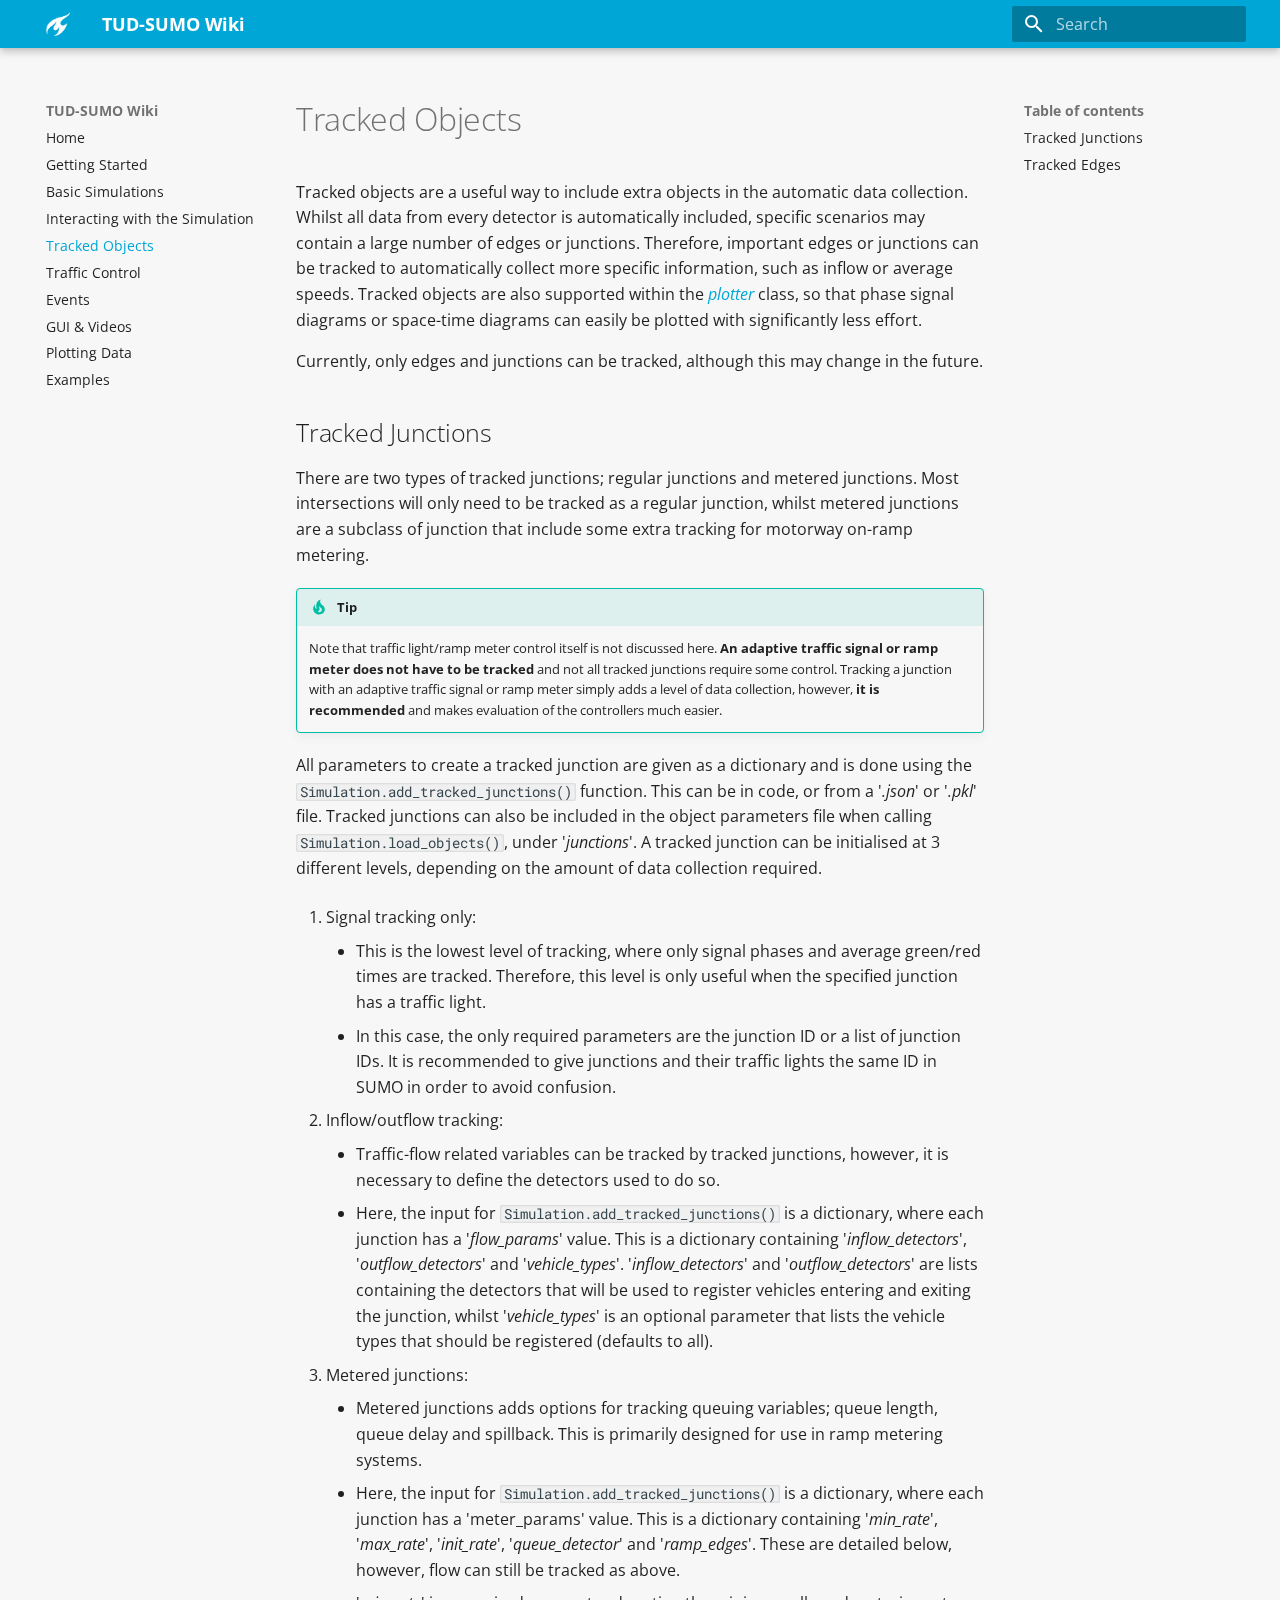
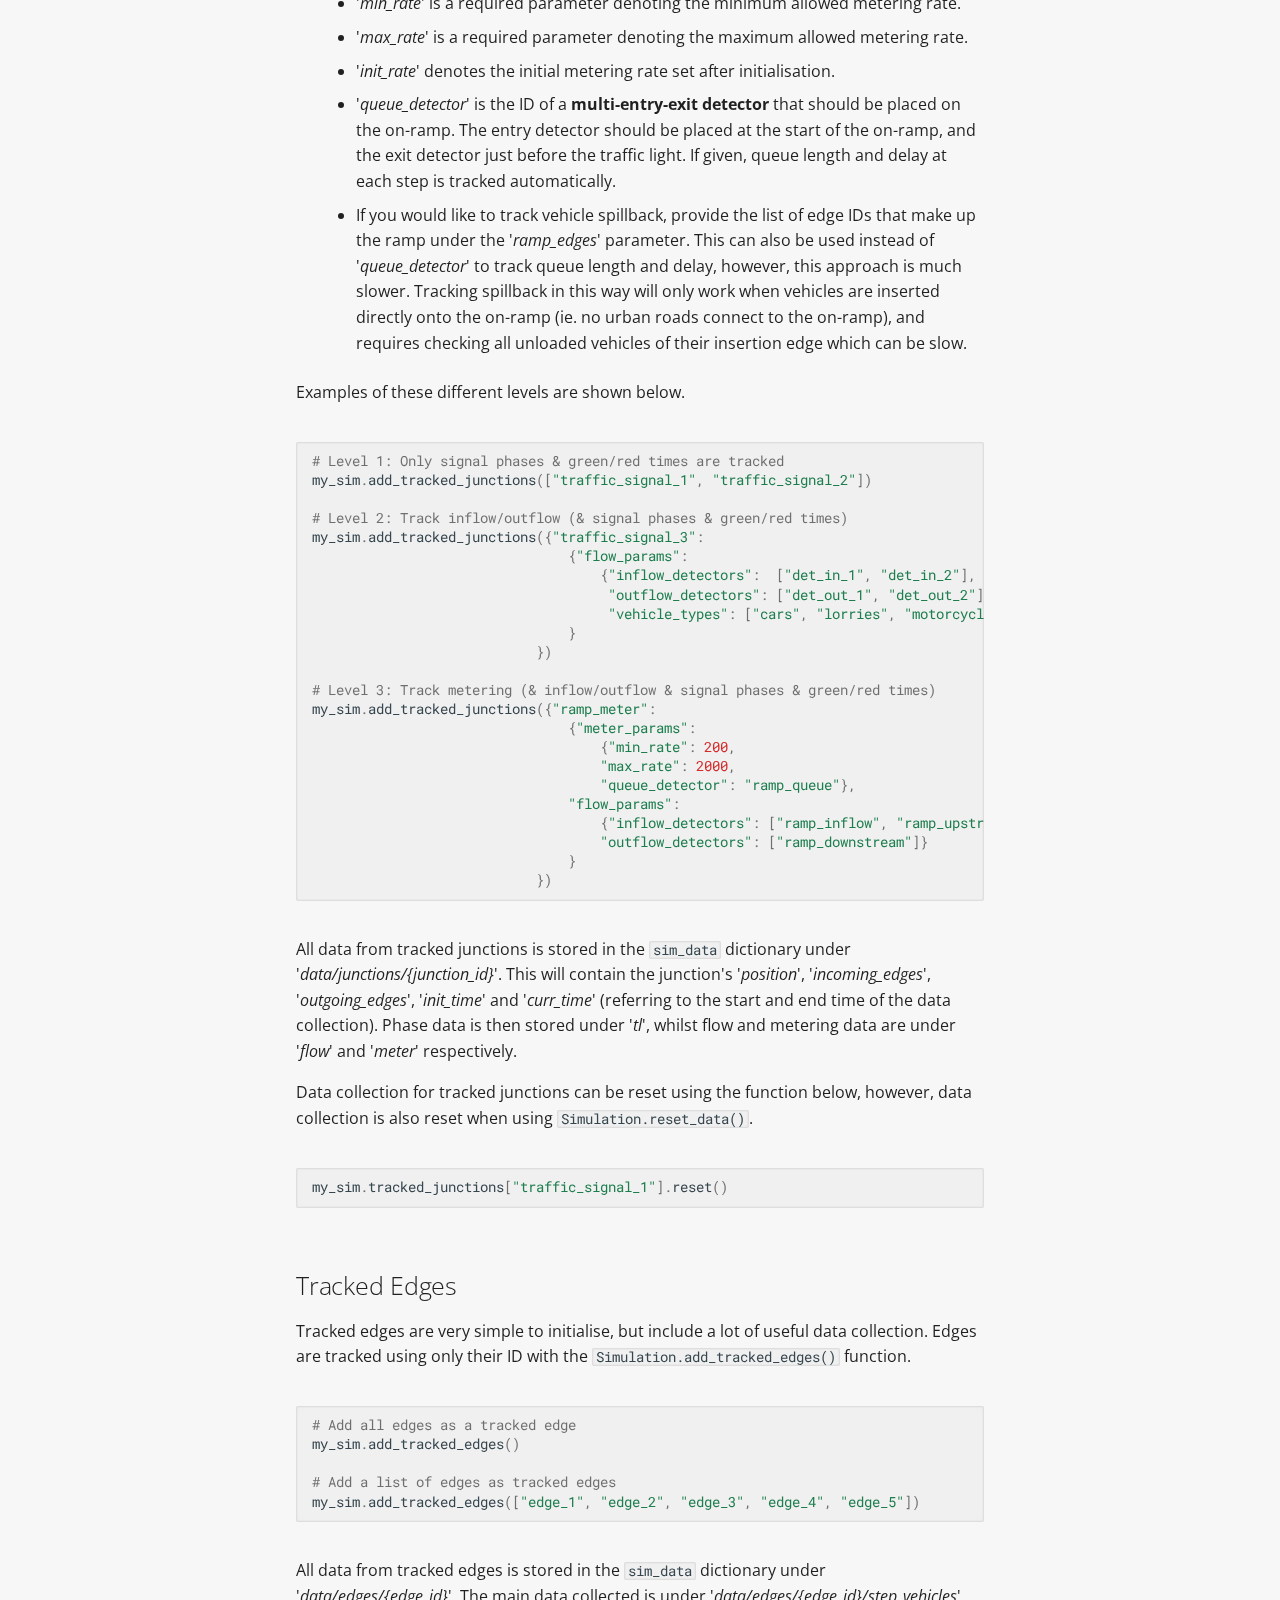
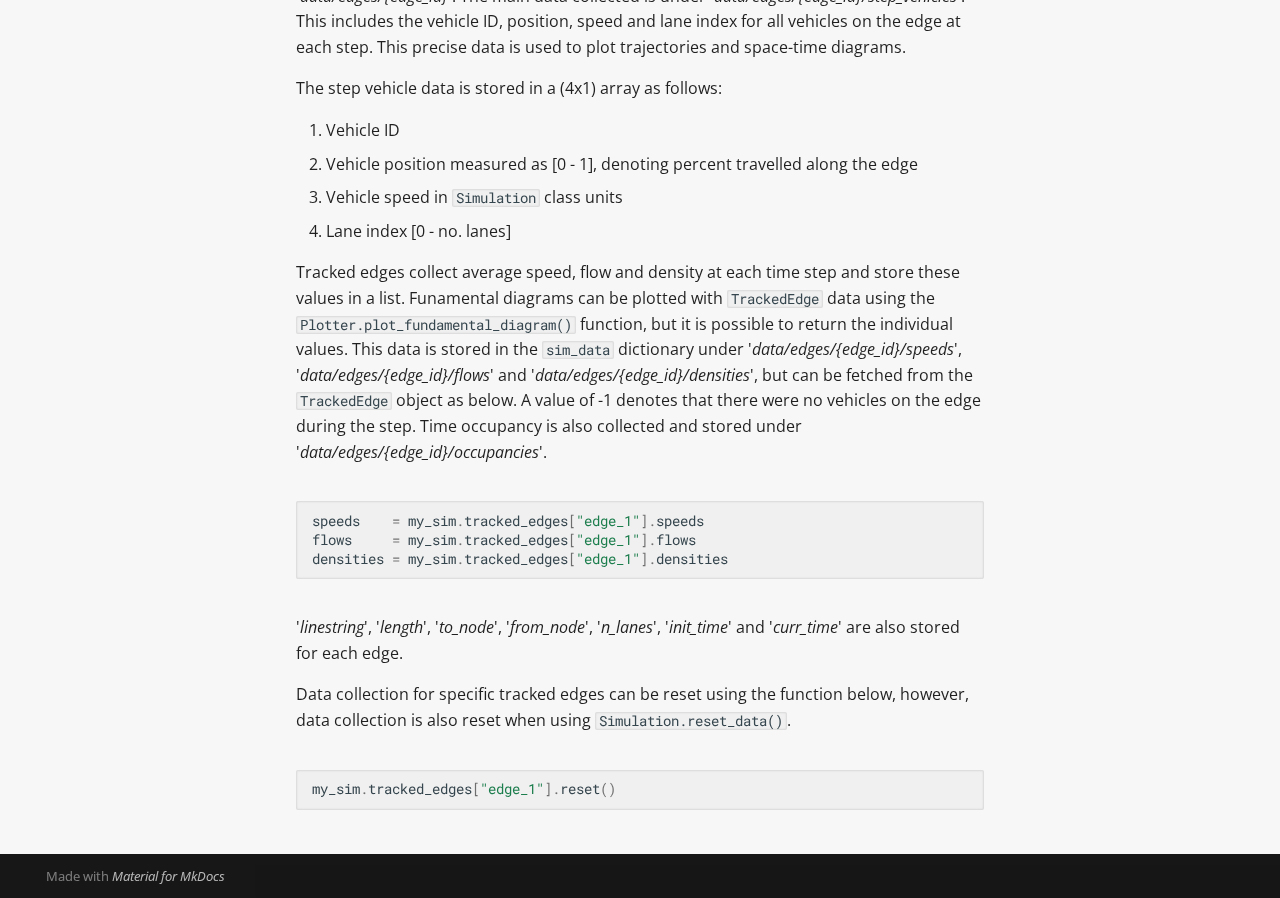
<file: 5_tracked_objs/index.html>
<!doctype html>
<html lang="en" class="no-js">
  <head>
    
      <meta charset="utf-8">
      <meta name="viewport" content="width=device-width,initial-scale=1">
      
      
      
      
        <link rel="prev" href="../4_interactions/">
      
      
        <link rel="next" href="../6_traffic_control/">
      
      
      <link rel="icon" href="../img/favicon.ico">
      <meta name="generator" content="mkdocs-1.6.1, mkdocs-material-9.6.7">
    
    
      
        <title>Tracked Objects - TUD-SUMO Wiki</title>
      
    
    
      <link rel="stylesheet" href="../assets/stylesheets/main.8608ea7d.min.css">
      
        
        <link rel="stylesheet" href="../assets/stylesheets/palette.06af60db.min.css">
      
      


    
    
      
    
    
      
        
        
        <link rel="preconnect" href="https://fonts.gstatic.com" crossorigin>
        <link rel="stylesheet" href="https://fonts.googleapis.com/css?family=Open+Sans:300,300i,400,400i,700,700i%7CRoboto+Mono:400,400i,700,700i&display=fallback">
        <style>:root{--md-text-font:"Open Sans";--md-code-font:"Roboto Mono"}</style>
      
    
    
      <link rel="stylesheet" href="../stylesheets/extra.css">
    
    <script>__md_scope=new URL("..",location),__md_hash=e=>[...e].reduce(((e,_)=>(e<<5)-e+_.charCodeAt(0)),0),__md_get=(e,_=localStorage,t=__md_scope)=>JSON.parse(_.getItem(t.pathname+"."+e)),__md_set=(e,_,t=localStorage,a=__md_scope)=>{try{t.setItem(a.pathname+"."+e,JSON.stringify(_))}catch(e){}}</script>
    
      

    
    
    
  </head>
  
  
    
    
    
    
    
    <body dir="ltr" data-md-color-scheme="default" data-md-color-primary="custom" data-md-color-accent="custom">
  
    
    <input class="md-toggle" data-md-toggle="drawer" type="checkbox" id="__drawer" autocomplete="off">
    <input class="md-toggle" data-md-toggle="search" type="checkbox" id="__search" autocomplete="off">
    <label class="md-overlay" for="__drawer"></label>
    <div data-md-component="skip">
      
        
        <a href="#tracked-objects" class="md-skip">
          Skip to content
        </a>
      
    </div>
    <div data-md-component="announce">
      
    </div>
    
    
      

  

<header class="md-header md-header--shadow" data-md-component="header">
  <nav class="md-header__inner md-grid" aria-label="Header">
    <a href=".." title="TUD-SUMO Wiki" class="md-header__button md-logo" aria-label="TUD-SUMO Wiki" data-md-component="logo">
      
  <img src="../img/logo.png" alt="logo">

    </a>
    <label class="md-header__button md-icon" for="__drawer">
      
      <svg xmlns="http://www.w3.org/2000/svg" viewBox="0 0 24 24"><path d="M3 6h18v2H3zm0 5h18v2H3zm0 5h18v2H3z"/></svg>
    </label>
    <div class="md-header__title" data-md-component="header-title">
      <div class="md-header__ellipsis">
        <div class="md-header__topic">
          <span class="md-ellipsis">
            TUD-SUMO Wiki
          </span>
        </div>
        <div class="md-header__topic" data-md-component="header-topic">
          <span class="md-ellipsis">
            
              Tracked Objects
            
          </span>
        </div>
      </div>
    </div>
    
      
    
    
    
    
      <label class="md-header__button md-icon" for="__search">
        
        <svg xmlns="http://www.w3.org/2000/svg" viewBox="0 0 24 24"><path d="M9.5 3A6.5 6.5 0 0 1 16 9.5c0 1.61-.59 3.09-1.56 4.23l.27.27h.79l5 5-1.5 1.5-5-5v-.79l-.27-.27A6.52 6.52 0 0 1 9.5 16 6.5 6.5 0 0 1 3 9.5 6.5 6.5 0 0 1 9.5 3m0 2C7 5 5 7 5 9.5S7 14 9.5 14 14 12 14 9.5 12 5 9.5 5"/></svg>
      </label>
      <div class="md-search" data-md-component="search" role="dialog">
  <label class="md-search__overlay" for="__search"></label>
  <div class="md-search__inner" role="search">
    <form class="md-search__form" name="search">
      <input type="text" class="md-search__input" name="query" aria-label="Search" placeholder="Search" autocapitalize="off" autocorrect="off" autocomplete="off" spellcheck="false" data-md-component="search-query" required>
      <label class="md-search__icon md-icon" for="__search">
        
        <svg xmlns="http://www.w3.org/2000/svg" viewBox="0 0 24 24"><path d="M9.5 3A6.5 6.5 0 0 1 16 9.5c0 1.61-.59 3.09-1.56 4.23l.27.27h.79l5 5-1.5 1.5-5-5v-.79l-.27-.27A6.52 6.52 0 0 1 9.5 16 6.5 6.5 0 0 1 3 9.5 6.5 6.5 0 0 1 9.5 3m0 2C7 5 5 7 5 9.5S7 14 9.5 14 14 12 14 9.5 12 5 9.5 5"/></svg>
        
        <svg xmlns="http://www.w3.org/2000/svg" viewBox="0 0 24 24"><path d="M20 11v2H8l5.5 5.5-1.42 1.42L4.16 12l7.92-7.92L13.5 5.5 8 11z"/></svg>
      </label>
      <nav class="md-search__options" aria-label="Search">
        
        <button type="reset" class="md-search__icon md-icon" title="Clear" aria-label="Clear" tabindex="-1">
          
          <svg xmlns="http://www.w3.org/2000/svg" viewBox="0 0 24 24"><path d="M19 6.41 17.59 5 12 10.59 6.41 5 5 6.41 10.59 12 5 17.59 6.41 19 12 13.41 17.59 19 19 17.59 13.41 12z"/></svg>
        </button>
      </nav>
      
    </form>
    <div class="md-search__output">
      <div class="md-search__scrollwrap" tabindex="0" data-md-scrollfix>
        <div class="md-search-result" data-md-component="search-result">
          <div class="md-search-result__meta">
            Initializing search
          </div>
          <ol class="md-search-result__list" role="presentation"></ol>
        </div>
      </div>
    </div>
  </div>
</div>
    
    
  </nav>
  
</header>
    
    <div class="md-container" data-md-component="container">
      
      
        
          
        
      
      <main class="md-main" data-md-component="main">
        <div class="md-main__inner md-grid">
          
            
              
              <div class="md-sidebar md-sidebar--primary" data-md-component="sidebar" data-md-type="navigation" >
                <div class="md-sidebar__scrollwrap">
                  <div class="md-sidebar__inner">
                    



<nav class="md-nav md-nav--primary" aria-label="Navigation" data-md-level="0">
  <label class="md-nav__title" for="__drawer">
    <a href=".." title="TUD-SUMO Wiki" class="md-nav__button md-logo" aria-label="TUD-SUMO Wiki" data-md-component="logo">
      
  <img src="../img/logo.png" alt="logo">

    </a>
    TUD-SUMO Wiki
  </label>
  
  <ul class="md-nav__list" data-md-scrollfix>
    
      
      
  
  
  
  
    <li class="md-nav__item">
      <a href=".." class="md-nav__link">
        
  
  <span class="md-ellipsis">
    Home
    
  </span>
  

      </a>
    </li>
  

    
      
      
  
  
  
  
    <li class="md-nav__item">
      <a href="../2_getting_started/" class="md-nav__link">
        
  
  <span class="md-ellipsis">
    Getting Started
    
  </span>
  

      </a>
    </li>
  

    
      
      
  
  
  
  
    <li class="md-nav__item">
      <a href="../3_basic_sim/" class="md-nav__link">
        
  
  <span class="md-ellipsis">
    Basic Simulations
    
  </span>
  

      </a>
    </li>
  

    
      
      
  
  
  
  
    <li class="md-nav__item">
      <a href="../4_interactions/" class="md-nav__link">
        
  
  <span class="md-ellipsis">
    Interacting with the Simulation
    
  </span>
  

      </a>
    </li>
  

    
      
      
  
  
    
  
  
  
    <li class="md-nav__item md-nav__item--active">
      
      <input class="md-nav__toggle md-toggle" type="checkbox" id="__toc">
      
      
        
      
      
        <label class="md-nav__link md-nav__link--active" for="__toc">
          
  
  <span class="md-ellipsis">
    Tracked Objects
    
  </span>
  

          <span class="md-nav__icon md-icon"></span>
        </label>
      
      <a href="./" class="md-nav__link md-nav__link--active">
        
  
  <span class="md-ellipsis">
    Tracked Objects
    
  </span>
  

      </a>
      
        

<nav class="md-nav md-nav--secondary" aria-label="Table of contents">
  
  
  
    
  
  
    <label class="md-nav__title" for="__toc">
      <span class="md-nav__icon md-icon"></span>
      Table of contents
    </label>
    <ul class="md-nav__list" data-md-component="toc" data-md-scrollfix>
      
        <li class="md-nav__item">
  <a href="#tracked-junctions" class="md-nav__link">
    <span class="md-ellipsis">
      Tracked Junctions
    </span>
  </a>
  
</li>
      
        <li class="md-nav__item">
  <a href="#tracked-edges" class="md-nav__link">
    <span class="md-ellipsis">
      Tracked Edges
    </span>
  </a>
  
</li>
      
    </ul>
  
</nav>
      
    </li>
  

    
      
      
  
  
  
  
    <li class="md-nav__item">
      <a href="../6_traffic_control/" class="md-nav__link">
        
  
  <span class="md-ellipsis">
    Traffic Control
    
  </span>
  

      </a>
    </li>
  

    
      
      
  
  
  
  
    <li class="md-nav__item">
      <a href="../7_events/" class="md-nav__link">
        
  
  <span class="md-ellipsis">
    Events
    
  </span>
  

      </a>
    </li>
  

    
      
      
  
  
  
  
    <li class="md-nav__item">
      <a href="../8_gui/" class="md-nav__link">
        
  
  <span class="md-ellipsis">
    GUI & Videos
    
  </span>
  

      </a>
    </li>
  

    
      
      
  
  
  
  
    <li class="md-nav__item">
      <a href="../9_plotting/" class="md-nav__link">
        
  
  <span class="md-ellipsis">
    Plotting Data
    
  </span>
  

      </a>
    </li>
  

    
      
      
  
  
  
  
    <li class="md-nav__item">
      <a href="../10_examples/" class="md-nav__link">
        
  
  <span class="md-ellipsis">
    Examples
    
  </span>
  

      </a>
    </li>
  

    
  </ul>
</nav>
                  </div>
                </div>
              </div>
            
            
              
              <div class="md-sidebar md-sidebar--secondary" data-md-component="sidebar" data-md-type="toc" >
                <div class="md-sidebar__scrollwrap">
                  <div class="md-sidebar__inner">
                    

<nav class="md-nav md-nav--secondary" aria-label="Table of contents">
  
  
  
    
  
  
    <label class="md-nav__title" for="__toc">
      <span class="md-nav__icon md-icon"></span>
      Table of contents
    </label>
    <ul class="md-nav__list" data-md-component="toc" data-md-scrollfix>
      
        <li class="md-nav__item">
  <a href="#tracked-junctions" class="md-nav__link">
    <span class="md-ellipsis">
      Tracked Junctions
    </span>
  </a>
  
</li>
      
        <li class="md-nav__item">
  <a href="#tracked-edges" class="md-nav__link">
    <span class="md-ellipsis">
      Tracked Edges
    </span>
  </a>
  
</li>
      
    </ul>
  
</nav>
                  </div>
                </div>
              </div>
            
          
          
            <div class="md-content" data-md-component="content">
              <article class="md-content__inner md-typeset">
                
                  



<h1 id="tracked-objects">Tracked Objects</h1>
<p>Tracked objects are a useful way to include extra objects in the automatic data collection. Whilst all data from every detector is automatically included, specific scenarios may contain a large number of edges or junctions. Therefore, important edges or junctions can be tracked to automatically collect more specific information, such as inflow or average speeds. Tracked objects are also supported within the <a href="../9_plotting/">plotter</a> class, so that phase signal diagrams or space-time diagrams can easily be plotted with significantly less effort.</p>
<p>Currently, only edges and junctions can be tracked, although this may change in the future.</p>
<h2 id="tracked-junctions">Tracked Junctions</h2>
<p>There are two types of tracked junctions; regular junctions and metered junctions. Most intersections will only need to be tracked as a regular junction, whilst metered junctions are a subclass of junction that include some extra tracking for motorway on-ramp metering.</p>
<div class="admonition tip">
<p class="admonition-title">Tip</p>
<p>Note that traffic light/ramp meter control itself is not discussed here. <strong>An adaptive traffic signal or ramp meter does not have to be tracked</strong> and not all tracked junctions require some control. Tracking a junction with an adaptive traffic signal or ramp meter simply adds a level of data collection, however, <strong>it is recommended</strong> and makes evaluation of the controllers much easier.</p>
</div>
<p>All parameters to create a tracked junction are given as a dictionary and is done using the <code>Simulation.add_tracked_junctions()</code> function. This can be in code, or from a '<em>.json</em>' or '<em>.pkl</em>' file. Tracked junctions can also be included in the object parameters file when calling <code>Simulation.load_objects()</code>, under '<em>junctions</em>'. A tracked junction can be initialised at 3 different levels, depending on the amount of data collection required.</p>
<ol>
<li>
<p>Signal tracking only:</p>
<ul>
<li>This is the lowest level of tracking, where only signal phases and average green/red times are tracked. Therefore, this level is only useful when the specified junction has a traffic light.</li>
<li>In this case, the only required parameters are the junction ID or a list of junction IDs. It is recommended to give junctions and their traffic lights the same ID in SUMO in order to avoid confusion.</li>
</ul>
</li>
<li>
<p>Inflow/outflow tracking:</p>
<ul>
<li>Traffic-flow related variables can be tracked by tracked junctions, however, it is necessary to define the detectors used to do so.</li>
<li>Here, the input for <code>Simulation.add_tracked_junctions()</code> is a dictionary, where each junction has a '<em>flow_params</em>' value. This is a dictionary containing '<em>inflow_detectors</em>', '<em>outflow_detectors</em>' and '<em>vehicle_types</em>'. '<em>inflow_detectors</em>' and '<em>outflow_detectors</em>' are lists containing the detectors that will be used to register vehicles entering and exiting the junction, whilst '<em>vehicle_types</em>' is an optional parameter that lists the vehicle types that should be registered (defaults to all).</li>
</ul>
</li>
<li>
<p>Metered junctions:</p>
<ul>
<li>Metered junctions adds options for tracking queuing variables; queue length, queue delay and spillback. This is primarily designed for use in ramp metering systems.</li>
<li>Here, the input for <code>Simulation.add_tracked_junctions()</code> is a dictionary, where each junction has a 'meter_params' value. This is a dictionary containing '<em>min_rate</em>', '<em>max_rate</em>', '<em>init_rate</em>', '<em>queue_detector</em>' and '<em>ramp_edges</em>'. These are detailed below, however, flow can still be tracked as above.</li>
<li>'<em>min_rate</em>' is a required parameter denoting the minimum allowed metering rate.</li>
<li>'<em>max_rate</em>' is a required parameter denoting the maximum allowed metering rate.</li>
<li>'<em>init_rate</em>' denotes the initial metering rate set after initialisation.</li>
<li>'<em>queue_detector</em>' is the ID of a <strong>multi-entry-exit detector</strong> that should be placed on the on-ramp. The entry detector should be placed at the start of the on-ramp, and the exit detector just before the traffic light. If given, queue length and delay at each step is tracked automatically.</li>
<li>If you would like to track vehicle spillback, provide the list of edge IDs that make up the ramp under the '<em>ramp_edges</em>' parameter. This can also be used instead of '<em>queue_detector</em>' to track queue length and delay, however, this approach is much slower. Tracking spillback in this way will only work when vehicles are inserted directly onto the on-ramp (ie. no urban roads connect to the on-ramp), and requires checking all unloaded vehicles of their insertion edge which can be slow.</li>
</ul>
</li>
</ol>
<p>Examples of these different levels are shown below.</p>
<div class="highlight"><pre><span></span><code><span class="c1"># Level 1: Only signal phases &amp; green/red times are tracked</span>
<span class="n">my_sim</span><span class="o">.</span><span class="n">add_tracked_junctions</span><span class="p">([</span><span class="s2">&quot;traffic_signal_1&quot;</span><span class="p">,</span> <span class="s2">&quot;traffic_signal_2&quot;</span><span class="p">])</span>

<span class="c1"># Level 2: Track inflow/outflow (&amp; signal phases &amp; green/red times)</span>
<span class="n">my_sim</span><span class="o">.</span><span class="n">add_tracked_junctions</span><span class="p">({</span><span class="s2">&quot;traffic_signal_3&quot;</span><span class="p">:</span>
                                <span class="p">{</span><span class="s2">&quot;flow_params&quot;</span><span class="p">:</span>
                                    <span class="p">{</span><span class="s2">&quot;inflow_detectors&quot;</span><span class="p">:</span>  <span class="p">[</span><span class="s2">&quot;det_in_1&quot;</span><span class="p">,</span> <span class="s2">&quot;det_in_2&quot;</span><span class="p">],</span>
                                     <span class="s2">&quot;outflow_detectors&quot;</span><span class="p">:</span> <span class="p">[</span><span class="s2">&quot;det_out_1&quot;</span><span class="p">,</span> <span class="s2">&quot;det_out_2&quot;</span><span class="p">],</span>
                                     <span class="s2">&quot;vehicle_types&quot;</span><span class="p">:</span> <span class="p">[</span><span class="s2">&quot;cars&quot;</span><span class="p">,</span> <span class="s2">&quot;lorries&quot;</span><span class="p">,</span> <span class="s2">&quot;motorcycles&quot;</span><span class="p">,</span> <span class="s2">&quot;vans&quot;</span><span class="p">]}</span>
                                <span class="p">}</span>
                            <span class="p">})</span>

<span class="c1"># Level 3: Track metering (&amp; inflow/outflow &amp; signal phases &amp; green/red times)</span>
<span class="n">my_sim</span><span class="o">.</span><span class="n">add_tracked_junctions</span><span class="p">({</span><span class="s2">&quot;ramp_meter&quot;</span><span class="p">:</span>
                                <span class="p">{</span><span class="s2">&quot;meter_params&quot;</span><span class="p">:</span>
                                    <span class="p">{</span><span class="s2">&quot;min_rate&quot;</span><span class="p">:</span> <span class="mi">200</span><span class="p">,</span>
                                    <span class="s2">&quot;max_rate&quot;</span><span class="p">:</span> <span class="mi">2000</span><span class="p">,</span>
                                    <span class="s2">&quot;queue_detector&quot;</span><span class="p">:</span> <span class="s2">&quot;ramp_queue&quot;</span><span class="p">},</span>
                                <span class="s2">&quot;flow_params&quot;</span><span class="p">:</span>
                                    <span class="p">{</span><span class="s2">&quot;inflow_detectors&quot;</span><span class="p">:</span> <span class="p">[</span><span class="s2">&quot;ramp_inflow&quot;</span><span class="p">,</span> <span class="s2">&quot;ramp_upstream&quot;</span><span class="p">],</span>
                                    <span class="s2">&quot;outflow_detectors&quot;</span><span class="p">:</span> <span class="p">[</span><span class="s2">&quot;ramp_downstream&quot;</span><span class="p">]}</span>
                                <span class="p">}</span>
                            <span class="p">})</span>
</code></pre></div>
<p>All data from tracked junctions is stored in the <code>sim_data</code> dictionary under '<em>data/junctions/{junction_id}</em>'. This will contain the junction's '<em>position</em>', '<em>incoming_edges</em>', '<em>outgoing_edges</em>', '<em>init_time</em>' and '<em>curr_time</em>' (referring to the start and end time of the data collection). Phase data is then stored under '<em>tl</em>', whilst flow and metering data are under '<em>flow</em>' and '<em>meter</em>' respectively.</p>
<p>Data collection for tracked junctions can be reset using the function below, however, data collection is also reset when using <code>Simulation.reset_data()</code>.</p>
<div class="highlight"><pre><span></span><code><span class="n">my_sim</span><span class="o">.</span><span class="n">tracked_junctions</span><span class="p">[</span><span class="s2">&quot;traffic_signal_1&quot;</span><span class="p">]</span><span class="o">.</span><span class="n">reset</span><span class="p">()</span>
</code></pre></div>
<h2 id="tracked-edges">Tracked Edges</h2>
<p>Tracked edges are very simple to initialise, but include a lot of useful data collection. Edges are tracked using only their ID with the <code>Simulation.add_tracked_edges()</code> function.</p>
<div class="highlight"><pre><span></span><code><span class="c1"># Add all edges as a tracked edge</span>
<span class="n">my_sim</span><span class="o">.</span><span class="n">add_tracked_edges</span><span class="p">()</span>

<span class="c1"># Add a list of edges as tracked edges</span>
<span class="n">my_sim</span><span class="o">.</span><span class="n">add_tracked_edges</span><span class="p">([</span><span class="s2">&quot;edge_1&quot;</span><span class="p">,</span> <span class="s2">&quot;edge_2&quot;</span><span class="p">,</span> <span class="s2">&quot;edge_3&quot;</span><span class="p">,</span> <span class="s2">&quot;edge_4&quot;</span><span class="p">,</span> <span class="s2">&quot;edge_5&quot;</span><span class="p">])</span>
</code></pre></div>
<p>All data from tracked edges is stored in the <code>sim_data</code> dictionary under '<em>data/edges/{edge_id}</em>'. The main data collected is under '<em>data/edges/{edge_id}/step_vehicles</em>'. This includes the vehicle ID, position, speed and lane index for all vehicles on the edge at each step. This precise data is used to plot trajectories and space-time diagrams.</p>
<p>The step vehicle data is stored in a (4x1) array as follows:</p>
<ol>
<li>Vehicle ID</li>
<li>Vehicle position measured as [0 - 1], denoting percent travelled along the edge</li>
<li>Vehicle speed in <code>Simulation</code> class units</li>
<li>Lane index [0 - no. lanes]</li>
</ol>
<p>Tracked edges collect average speed, flow and density at each time step and store these values in a list. Funamental diagrams can be plotted with <code>TrackedEdge</code> data using the <code>Plotter.plot_fundamental_diagram()</code> function, but it is possible to return the individual values. This data is stored in the <code>sim_data</code> dictionary under '<em>data/edges/{edge_id}/speeds</em>', '<em>data/edges/{edge_id}/flows</em>' and '<em>data/edges/{edge_id}/densities</em>', but can be fetched from the <code>TrackedEdge</code> object as below. A value of -1 denotes that there were no vehicles on the edge during the step. Time occupancy is also collected and stored under '<em>data/edges/{edge_id}/occupancies</em>'.</p>
<div class="highlight"><pre><span></span><code><span class="n">speeds</span>    <span class="o">=</span> <span class="n">my_sim</span><span class="o">.</span><span class="n">tracked_edges</span><span class="p">[</span><span class="s2">&quot;edge_1&quot;</span><span class="p">]</span><span class="o">.</span><span class="n">speeds</span>
<span class="n">flows</span>     <span class="o">=</span> <span class="n">my_sim</span><span class="o">.</span><span class="n">tracked_edges</span><span class="p">[</span><span class="s2">&quot;edge_1&quot;</span><span class="p">]</span><span class="o">.</span><span class="n">flows</span>
<span class="n">densities</span> <span class="o">=</span> <span class="n">my_sim</span><span class="o">.</span><span class="n">tracked_edges</span><span class="p">[</span><span class="s2">&quot;edge_1&quot;</span><span class="p">]</span><span class="o">.</span><span class="n">densities</span>
</code></pre></div>
<p>'<em>linestring</em>', '<em>length</em>', '<em>to_node</em>', '<em>from_node</em>', '<em>n_lanes</em>', '<em>init_time</em>' and '<em>curr_time</em>' are also stored for each edge.</p>
<p>Data collection for specific tracked edges can be reset using the function below, however, data collection is also reset when using <code>Simulation.reset_data()</code>.</p>
<div class="highlight"><pre><span></span><code><span class="n">my_sim</span><span class="o">.</span><span class="n">tracked_edges</span><span class="p">[</span><span class="s2">&quot;edge_1&quot;</span><span class="p">]</span><span class="o">.</span><span class="n">reset</span><span class="p">()</span>
</code></pre></div>












                
              </article>
            </div>
          
          
<script>var target=document.getElementById(location.hash.slice(1));target&&target.name&&(target.checked=target.name.startsWith("__tabbed_"))</script>
        </div>
        
      </main>
      
        <footer class="md-footer">
  
  <div class="md-footer-meta md-typeset">
    <div class="md-footer-meta__inner md-grid">
      <div class="md-copyright">
  
  
    Made with
    <a href="https://squidfunk.github.io/mkdocs-material/" target="_blank" rel="noopener">
      Material for MkDocs
    </a>
  
</div>
      
    </div>
  </div>
</footer>
      
    </div>
    <div class="md-dialog" data-md-component="dialog">
      <div class="md-dialog__inner md-typeset"></div>
    </div>
    
    
    <script id="__config" type="application/json">{"base": "..", "features": [], "search": "../assets/javascripts/workers/search.f8cc74c7.min.js", "translations": {"clipboard.copied": "Copied to clipboard", "clipboard.copy": "Copy to clipboard", "search.result.more.one": "1 more on this page", "search.result.more.other": "# more on this page", "search.result.none": "No matching documents", "search.result.one": "1 matching document", "search.result.other": "# matching documents", "search.result.placeholder": "Type to start searching", "search.result.term.missing": "Missing", "select.version": "Select version"}}</script>
    
    
      <script src="../assets/javascripts/bundle.c8b220af.min.js"></script>
      
    
  </body>
</html>
</file>
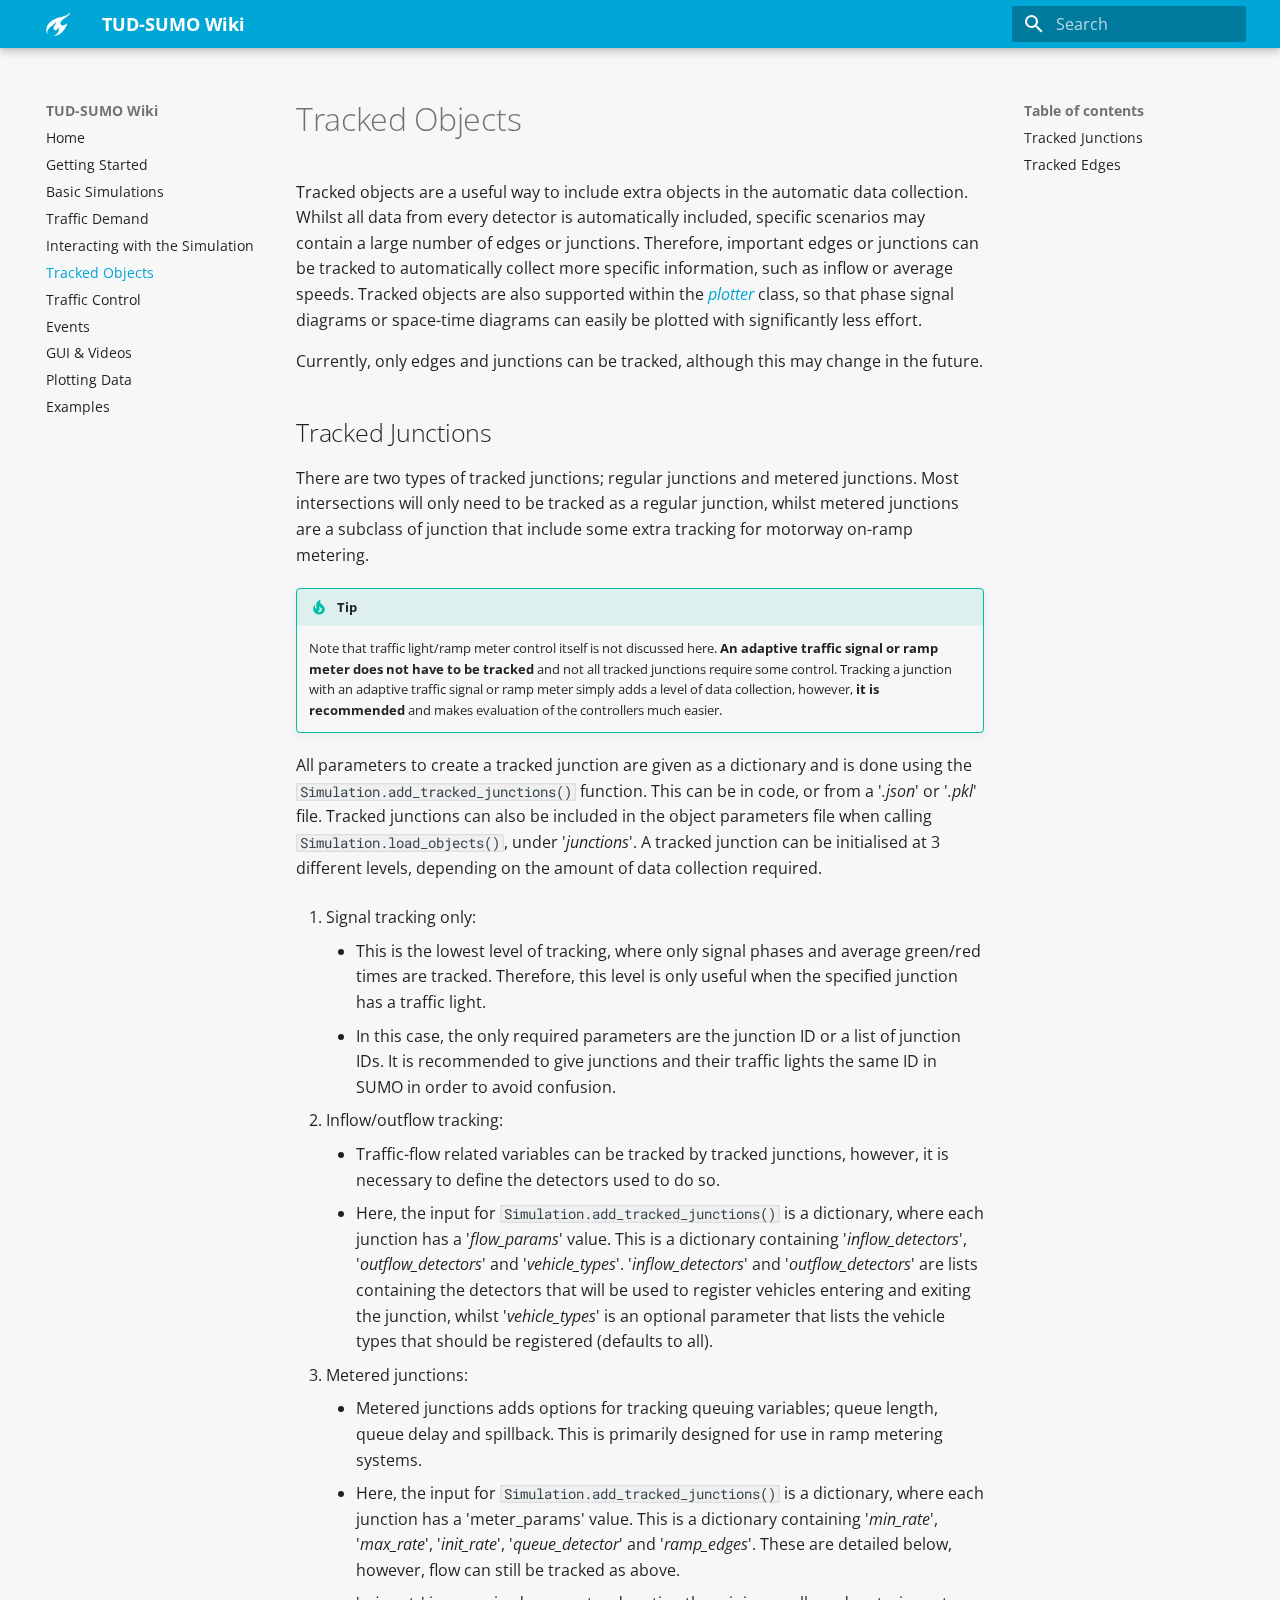
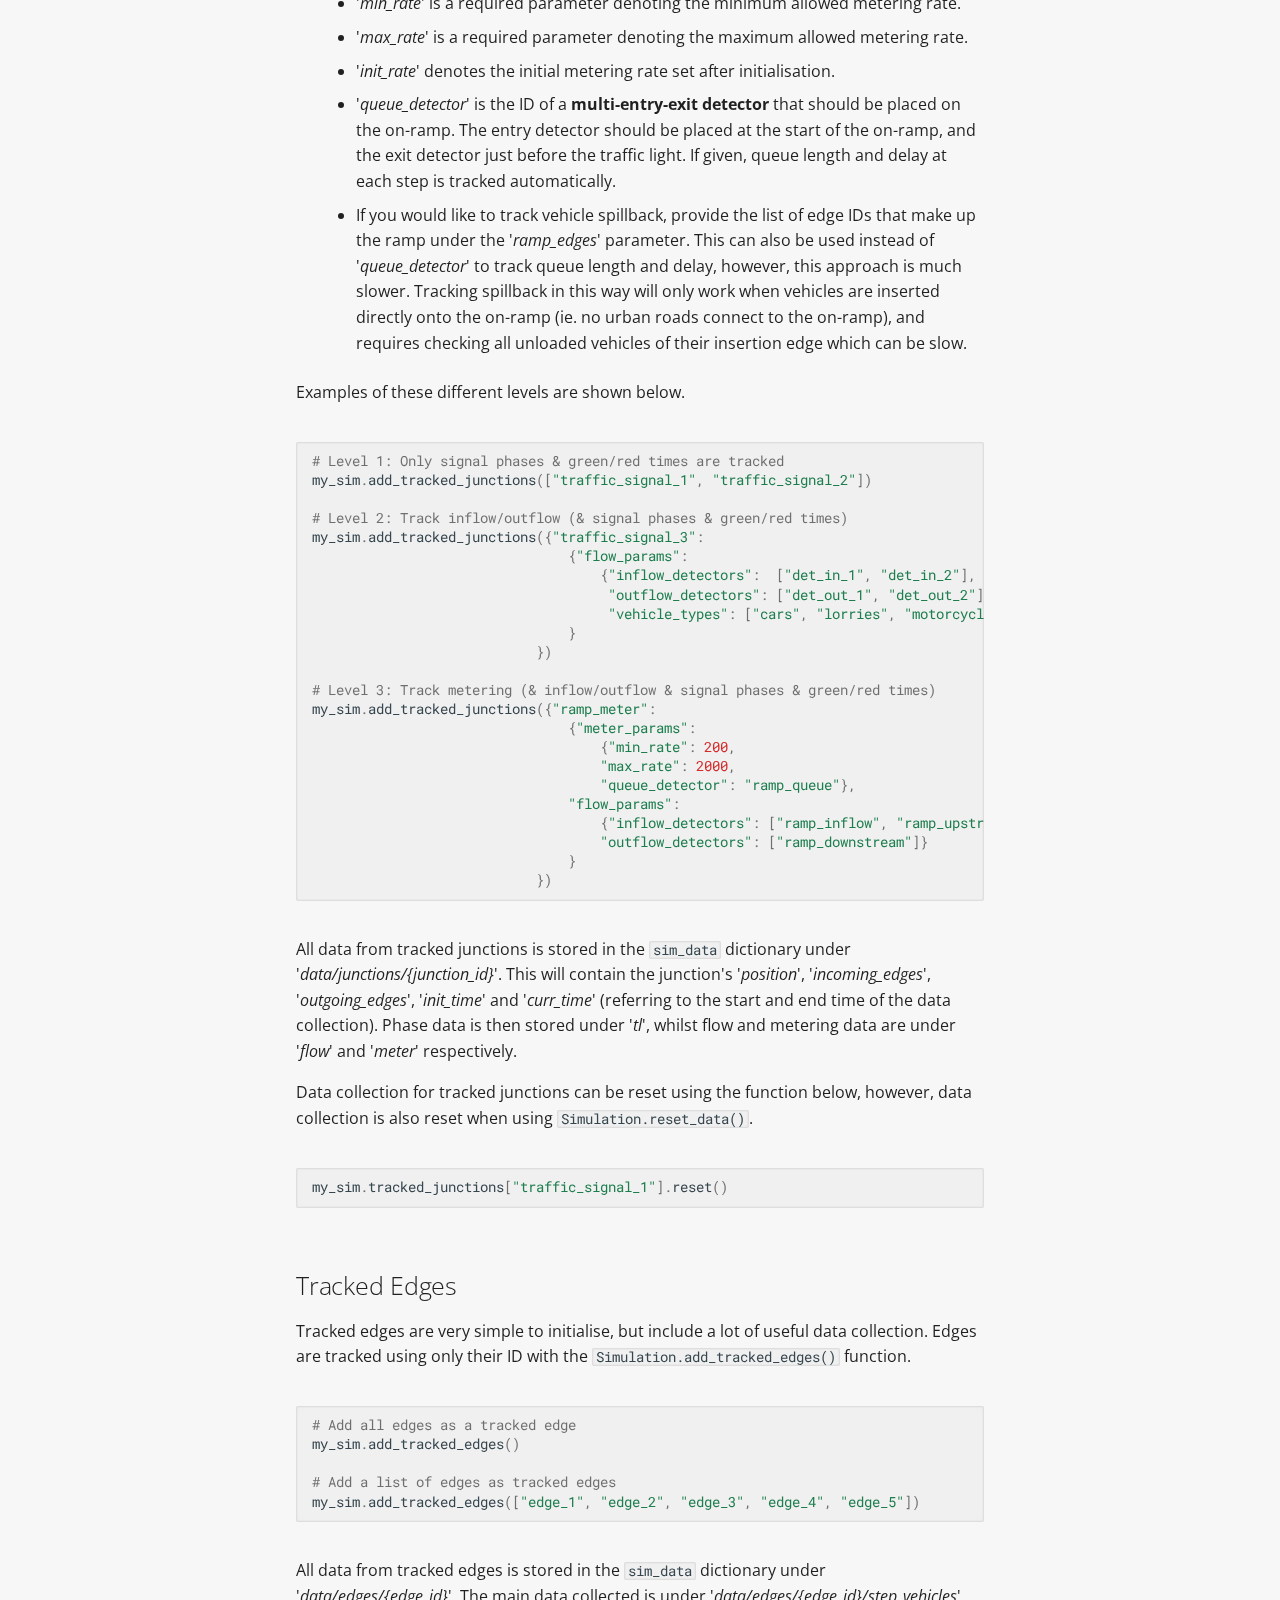
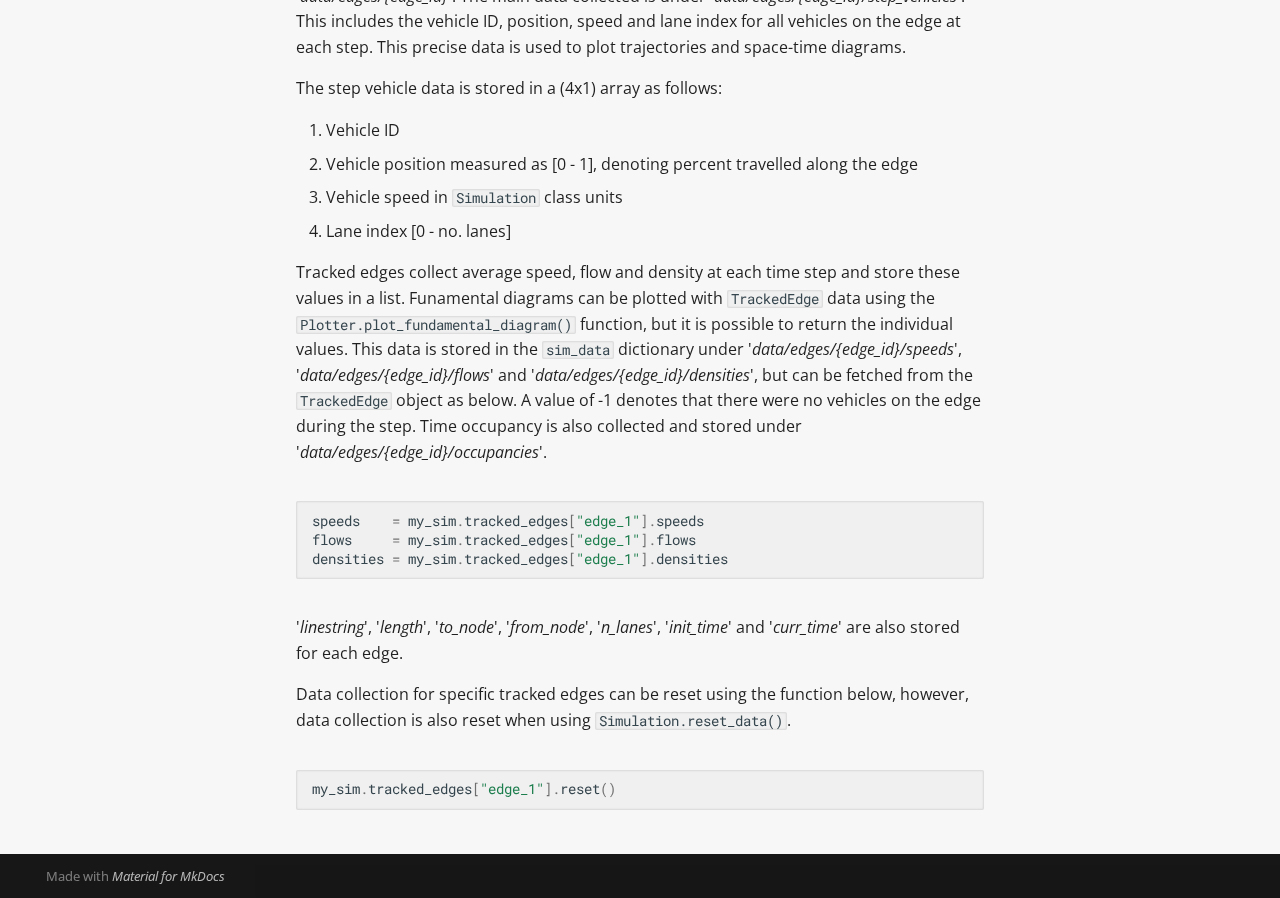
<file: 6_tracked_objs/index.html>
<!doctype html>
<html lang="en" class="no-js">
  <head>
    
      <meta charset="utf-8">
      <meta name="viewport" content="width=device-width,initial-scale=1">
      
      
      
      
        <link rel="prev" href="../5_interactions/">
      
      
        <link rel="next" href="../7_traffic_control/">
      
      
      <link rel="icon" href="../img/favicon.ico">
      <meta name="generator" content="mkdocs-1.6.1, mkdocs-material-9.6.9">
    
    
      
        <title>Tracked Objects - TUD-SUMO Wiki</title>
      
    
    
      <link rel="stylesheet" href="../assets/stylesheets/main.4af4bdda.min.css">
      
        
        <link rel="stylesheet" href="../assets/stylesheets/palette.06af60db.min.css">
      
      


    
    
      
    
    
      
        
        
        <link rel="preconnect" href="https://fonts.gstatic.com" crossorigin>
        <link rel="stylesheet" href="https://fonts.googleapis.com/css?family=Open+Sans:300,300i,400,400i,700,700i%7CRoboto+Mono:400,400i,700,700i&display=fallback">
        <style>:root{--md-text-font:"Open Sans";--md-code-font:"Roboto Mono"}</style>
      
    
    
      <link rel="stylesheet" href="../stylesheets/extra.css">
    
    <script>__md_scope=new URL("..",location),__md_hash=e=>[...e].reduce(((e,_)=>(e<<5)-e+_.charCodeAt(0)),0),__md_get=(e,_=localStorage,t=__md_scope)=>JSON.parse(_.getItem(t.pathname+"."+e)),__md_set=(e,_,t=localStorage,a=__md_scope)=>{try{t.setItem(a.pathname+"."+e,JSON.stringify(_))}catch(e){}}</script>
    
      

    
    
    
  </head>
  
  
    
    
    
    
    
    <body dir="ltr" data-md-color-scheme="default" data-md-color-primary="custom" data-md-color-accent="custom">
  
    
    <input class="md-toggle" data-md-toggle="drawer" type="checkbox" id="__drawer" autocomplete="off">
    <input class="md-toggle" data-md-toggle="search" type="checkbox" id="__search" autocomplete="off">
    <label class="md-overlay" for="__drawer"></label>
    <div data-md-component="skip">
      
        
        <a href="#tracked-objects" class="md-skip">
          Skip to content
        </a>
      
    </div>
    <div data-md-component="announce">
      
    </div>
    
    
      

  

<header class="md-header md-header--shadow" data-md-component="header">
  <nav class="md-header__inner md-grid" aria-label="Header">
    <a href=".." title="TUD-SUMO Wiki" class="md-header__button md-logo" aria-label="TUD-SUMO Wiki" data-md-component="logo">
      
  <img src="../img/logo.png" alt="logo">

    </a>
    <label class="md-header__button md-icon" for="__drawer">
      
      <svg xmlns="http://www.w3.org/2000/svg" viewBox="0 0 24 24"><path d="M3 6h18v2H3zm0 5h18v2H3zm0 5h18v2H3z"/></svg>
    </label>
    <div class="md-header__title" data-md-component="header-title">
      <div class="md-header__ellipsis">
        <div class="md-header__topic">
          <span class="md-ellipsis">
            TUD-SUMO Wiki
          </span>
        </div>
        <div class="md-header__topic" data-md-component="header-topic">
          <span class="md-ellipsis">
            
              Tracked Objects
            
          </span>
        </div>
      </div>
    </div>
    
      
    
    
    
    
      <label class="md-header__button md-icon" for="__search">
        
        <svg xmlns="http://www.w3.org/2000/svg" viewBox="0 0 24 24"><path d="M9.5 3A6.5 6.5 0 0 1 16 9.5c0 1.61-.59 3.09-1.56 4.23l.27.27h.79l5 5-1.5 1.5-5-5v-.79l-.27-.27A6.52 6.52 0 0 1 9.5 16 6.5 6.5 0 0 1 3 9.5 6.5 6.5 0 0 1 9.5 3m0 2C7 5 5 7 5 9.5S7 14 9.5 14 14 12 14 9.5 12 5 9.5 5"/></svg>
      </label>
      <div class="md-search" data-md-component="search" role="dialog">
  <label class="md-search__overlay" for="__search"></label>
  <div class="md-search__inner" role="search">
    <form class="md-search__form" name="search">
      <input type="text" class="md-search__input" name="query" aria-label="Search" placeholder="Search" autocapitalize="off" autocorrect="off" autocomplete="off" spellcheck="false" data-md-component="search-query" required>
      <label class="md-search__icon md-icon" for="__search">
        
        <svg xmlns="http://www.w3.org/2000/svg" viewBox="0 0 24 24"><path d="M9.5 3A6.5 6.5 0 0 1 16 9.5c0 1.61-.59 3.09-1.56 4.23l.27.27h.79l5 5-1.5 1.5-5-5v-.79l-.27-.27A6.52 6.52 0 0 1 9.5 16 6.5 6.5 0 0 1 3 9.5 6.5 6.5 0 0 1 9.5 3m0 2C7 5 5 7 5 9.5S7 14 9.5 14 14 12 14 9.5 12 5 9.5 5"/></svg>
        
        <svg xmlns="http://www.w3.org/2000/svg" viewBox="0 0 24 24"><path d="M20 11v2H8l5.5 5.5-1.42 1.42L4.16 12l7.92-7.92L13.5 5.5 8 11z"/></svg>
      </label>
      <nav class="md-search__options" aria-label="Search">
        
        <button type="reset" class="md-search__icon md-icon" title="Clear" aria-label="Clear" tabindex="-1">
          
          <svg xmlns="http://www.w3.org/2000/svg" viewBox="0 0 24 24"><path d="M19 6.41 17.59 5 12 10.59 6.41 5 5 6.41 10.59 12 5 17.59 6.41 19 12 13.41 17.59 19 19 17.59 13.41 12z"/></svg>
        </button>
      </nav>
      
    </form>
    <div class="md-search__output">
      <div class="md-search__scrollwrap" tabindex="0" data-md-scrollfix>
        <div class="md-search-result" data-md-component="search-result">
          <div class="md-search-result__meta">
            Initializing search
          </div>
          <ol class="md-search-result__list" role="presentation"></ol>
        </div>
      </div>
    </div>
  </div>
</div>
    
    
  </nav>
  
</header>
    
    <div class="md-container" data-md-component="container">
      
      
        
          
        
      
      <main class="md-main" data-md-component="main">
        <div class="md-main__inner md-grid">
          
            
              
              <div class="md-sidebar md-sidebar--primary" data-md-component="sidebar" data-md-type="navigation" >
                <div class="md-sidebar__scrollwrap">
                  <div class="md-sidebar__inner">
                    



<nav class="md-nav md-nav--primary" aria-label="Navigation" data-md-level="0">
  <label class="md-nav__title" for="__drawer">
    <a href=".." title="TUD-SUMO Wiki" class="md-nav__button md-logo" aria-label="TUD-SUMO Wiki" data-md-component="logo">
      
  <img src="../img/logo.png" alt="logo">

    </a>
    TUD-SUMO Wiki
  </label>
  
  <ul class="md-nav__list" data-md-scrollfix>
    
      
      
  
  
  
  
    <li class="md-nav__item">
      <a href=".." class="md-nav__link">
        
  
  <span class="md-ellipsis">
    Home
    
  </span>
  

      </a>
    </li>
  

    
      
      
  
  
  
  
    <li class="md-nav__item">
      <a href="../2_getting_started/" class="md-nav__link">
        
  
  <span class="md-ellipsis">
    Getting Started
    
  </span>
  

      </a>
    </li>
  

    
      
      
  
  
  
  
    <li class="md-nav__item">
      <a href="../3_basic_sim/" class="md-nav__link">
        
  
  <span class="md-ellipsis">
    Basic Simulations
    
  </span>
  

      </a>
    </li>
  

    
      
      
  
  
  
  
    <li class="md-nav__item">
      <a href="../4_demand/" class="md-nav__link">
        
  
  <span class="md-ellipsis">
    Traffic Demand
    
  </span>
  

      </a>
    </li>
  

    
      
      
  
  
  
  
    <li class="md-nav__item">
      <a href="../5_interactions/" class="md-nav__link">
        
  
  <span class="md-ellipsis">
    Interacting with the Simulation
    
  </span>
  

      </a>
    </li>
  

    
      
      
  
  
    
  
  
  
    <li class="md-nav__item md-nav__item--active">
      
      <input class="md-nav__toggle md-toggle" type="checkbox" id="__toc">
      
      
        
      
      
        <label class="md-nav__link md-nav__link--active" for="__toc">
          
  
  <span class="md-ellipsis">
    Tracked Objects
    
  </span>
  

          <span class="md-nav__icon md-icon"></span>
        </label>
      
      <a href="./" class="md-nav__link md-nav__link--active">
        
  
  <span class="md-ellipsis">
    Tracked Objects
    
  </span>
  

      </a>
      
        

<nav class="md-nav md-nav--secondary" aria-label="Table of contents">
  
  
  
    
  
  
    <label class="md-nav__title" for="__toc">
      <span class="md-nav__icon md-icon"></span>
      Table of contents
    </label>
    <ul class="md-nav__list" data-md-component="toc" data-md-scrollfix>
      
        <li class="md-nav__item">
  <a href="#tracked-junctions" class="md-nav__link">
    <span class="md-ellipsis">
      Tracked Junctions
    </span>
  </a>
  
</li>
      
        <li class="md-nav__item">
  <a href="#tracked-edges" class="md-nav__link">
    <span class="md-ellipsis">
      Tracked Edges
    </span>
  </a>
  
</li>
      
    </ul>
  
</nav>
      
    </li>
  

    
      
      
  
  
  
  
    <li class="md-nav__item">
      <a href="../7_traffic_control/" class="md-nav__link">
        
  
  <span class="md-ellipsis">
    Traffic Control
    
  </span>
  

      </a>
    </li>
  

    
      
      
  
  
  
  
    <li class="md-nav__item">
      <a href="../8_events/" class="md-nav__link">
        
  
  <span class="md-ellipsis">
    Events
    
  </span>
  

      </a>
    </li>
  

    
      
      
  
  
  
  
    <li class="md-nav__item">
      <a href="../9_gui/" class="md-nav__link">
        
  
  <span class="md-ellipsis">
    GUI & Videos
    
  </span>
  

      </a>
    </li>
  

    
      
      
  
  
  
  
    <li class="md-nav__item">
      <a href="../10_plotting/" class="md-nav__link">
        
  
  <span class="md-ellipsis">
    Plotting Data
    
  </span>
  

      </a>
    </li>
  

    
      
      
  
  
  
  
    <li class="md-nav__item">
      <a href="../11_examples/" class="md-nav__link">
        
  
  <span class="md-ellipsis">
    Examples
    
  </span>
  

      </a>
    </li>
  

    
  </ul>
</nav>
                  </div>
                </div>
              </div>
            
            
              
              <div class="md-sidebar md-sidebar--secondary" data-md-component="sidebar" data-md-type="toc" >
                <div class="md-sidebar__scrollwrap">
                  <div class="md-sidebar__inner">
                    

<nav class="md-nav md-nav--secondary" aria-label="Table of contents">
  
  
  
    
  
  
    <label class="md-nav__title" for="__toc">
      <span class="md-nav__icon md-icon"></span>
      Table of contents
    </label>
    <ul class="md-nav__list" data-md-component="toc" data-md-scrollfix>
      
        <li class="md-nav__item">
  <a href="#tracked-junctions" class="md-nav__link">
    <span class="md-ellipsis">
      Tracked Junctions
    </span>
  </a>
  
</li>
      
        <li class="md-nav__item">
  <a href="#tracked-edges" class="md-nav__link">
    <span class="md-ellipsis">
      Tracked Edges
    </span>
  </a>
  
</li>
      
    </ul>
  
</nav>
                  </div>
                </div>
              </div>
            
          
          
            <div class="md-content" data-md-component="content">
              <article class="md-content__inner md-typeset">
                
                  



<h1 id="tracked-objects">Tracked Objects</h1>
<p>Tracked objects are a useful way to include extra objects in the automatic data collection. Whilst all data from every detector is automatically included, specific scenarios may contain a large number of edges or junctions. Therefore, important edges or junctions can be tracked to automatically collect more specific information, such as inflow or average speeds. Tracked objects are also supported within the <a href="../10_plotting/">plotter</a> class, so that phase signal diagrams or space-time diagrams can easily be plotted with significantly less effort.</p>
<p>Currently, only edges and junctions can be tracked, although this may change in the future.</p>
<h2 id="tracked-junctions">Tracked Junctions</h2>
<p>There are two types of tracked junctions; regular junctions and metered junctions. Most intersections will only need to be tracked as a regular junction, whilst metered junctions are a subclass of junction that include some extra tracking for motorway on-ramp metering.</p>
<div class="admonition tip">
<p class="admonition-title">Tip</p>
<p>Note that traffic light/ramp meter control itself is not discussed here. <strong>An adaptive traffic signal or ramp meter does not have to be tracked</strong> and not all tracked junctions require some control. Tracking a junction with an adaptive traffic signal or ramp meter simply adds a level of data collection, however, <strong>it is recommended</strong> and makes evaluation of the controllers much easier.</p>
</div>
<p>All parameters to create a tracked junction are given as a dictionary and is done using the <code>Simulation.add_tracked_junctions()</code> function. This can be in code, or from a '<em>.json</em>' or '<em>.pkl</em>' file. Tracked junctions can also be included in the object parameters file when calling <code>Simulation.load_objects()</code>, under '<em>junctions</em>'. A tracked junction can be initialised at 3 different levels, depending on the amount of data collection required.</p>
<ol>
<li>
<p>Signal tracking only:</p>
<ul>
<li>This is the lowest level of tracking, where only signal phases and average green/red times are tracked. Therefore, this level is only useful when the specified junction has a traffic light.</li>
<li>In this case, the only required parameters are the junction ID or a list of junction IDs. It is recommended to give junctions and their traffic lights the same ID in SUMO in order to avoid confusion.</li>
</ul>
</li>
<li>
<p>Inflow/outflow tracking:</p>
<ul>
<li>Traffic-flow related variables can be tracked by tracked junctions, however, it is necessary to define the detectors used to do so.</li>
<li>Here, the input for <code>Simulation.add_tracked_junctions()</code> is a dictionary, where each junction has a '<em>flow_params</em>' value. This is a dictionary containing '<em>inflow_detectors</em>', '<em>outflow_detectors</em>' and '<em>vehicle_types</em>'. '<em>inflow_detectors</em>' and '<em>outflow_detectors</em>' are lists containing the detectors that will be used to register vehicles entering and exiting the junction, whilst '<em>vehicle_types</em>' is an optional parameter that lists the vehicle types that should be registered (defaults to all).</li>
</ul>
</li>
<li>
<p>Metered junctions:</p>
<ul>
<li>Metered junctions adds options for tracking queuing variables; queue length, queue delay and spillback. This is primarily designed for use in ramp metering systems.</li>
<li>Here, the input for <code>Simulation.add_tracked_junctions()</code> is a dictionary, where each junction has a 'meter_params' value. This is a dictionary containing '<em>min_rate</em>', '<em>max_rate</em>', '<em>init_rate</em>', '<em>queue_detector</em>' and '<em>ramp_edges</em>'. These are detailed below, however, flow can still be tracked as above.</li>
<li>'<em>min_rate</em>' is a required parameter denoting the minimum allowed metering rate.</li>
<li>'<em>max_rate</em>' is a required parameter denoting the maximum allowed metering rate.</li>
<li>'<em>init_rate</em>' denotes the initial metering rate set after initialisation.</li>
<li>'<em>queue_detector</em>' is the ID of a <strong>multi-entry-exit detector</strong> that should be placed on the on-ramp. The entry detector should be placed at the start of the on-ramp, and the exit detector just before the traffic light. If given, queue length and delay at each step is tracked automatically.</li>
<li>If you would like to track vehicle spillback, provide the list of edge IDs that make up the ramp under the '<em>ramp_edges</em>' parameter. This can also be used instead of '<em>queue_detector</em>' to track queue length and delay, however, this approach is much slower. Tracking spillback in this way will only work when vehicles are inserted directly onto the on-ramp (ie. no urban roads connect to the on-ramp), and requires checking all unloaded vehicles of their insertion edge which can be slow.</li>
</ul>
</li>
</ol>
<p>Examples of these different levels are shown below.</p>
<div class="highlight"><pre><span></span><code><span class="c1"># Level 1: Only signal phases &amp; green/red times are tracked</span>
<span class="n">my_sim</span><span class="o">.</span><span class="n">add_tracked_junctions</span><span class="p">([</span><span class="s2">&quot;traffic_signal_1&quot;</span><span class="p">,</span> <span class="s2">&quot;traffic_signal_2&quot;</span><span class="p">])</span>

<span class="c1"># Level 2: Track inflow/outflow (&amp; signal phases &amp; green/red times)</span>
<span class="n">my_sim</span><span class="o">.</span><span class="n">add_tracked_junctions</span><span class="p">({</span><span class="s2">&quot;traffic_signal_3&quot;</span><span class="p">:</span>
                                <span class="p">{</span><span class="s2">&quot;flow_params&quot;</span><span class="p">:</span>
                                    <span class="p">{</span><span class="s2">&quot;inflow_detectors&quot;</span><span class="p">:</span>  <span class="p">[</span><span class="s2">&quot;det_in_1&quot;</span><span class="p">,</span> <span class="s2">&quot;det_in_2&quot;</span><span class="p">],</span>
                                     <span class="s2">&quot;outflow_detectors&quot;</span><span class="p">:</span> <span class="p">[</span><span class="s2">&quot;det_out_1&quot;</span><span class="p">,</span> <span class="s2">&quot;det_out_2&quot;</span><span class="p">],</span>
                                     <span class="s2">&quot;vehicle_types&quot;</span><span class="p">:</span> <span class="p">[</span><span class="s2">&quot;cars&quot;</span><span class="p">,</span> <span class="s2">&quot;lorries&quot;</span><span class="p">,</span> <span class="s2">&quot;motorcycles&quot;</span><span class="p">,</span> <span class="s2">&quot;vans&quot;</span><span class="p">]}</span>
                                <span class="p">}</span>
                            <span class="p">})</span>

<span class="c1"># Level 3: Track metering (&amp; inflow/outflow &amp; signal phases &amp; green/red times)</span>
<span class="n">my_sim</span><span class="o">.</span><span class="n">add_tracked_junctions</span><span class="p">({</span><span class="s2">&quot;ramp_meter&quot;</span><span class="p">:</span>
                                <span class="p">{</span><span class="s2">&quot;meter_params&quot;</span><span class="p">:</span>
                                    <span class="p">{</span><span class="s2">&quot;min_rate&quot;</span><span class="p">:</span> <span class="mi">200</span><span class="p">,</span>
                                    <span class="s2">&quot;max_rate&quot;</span><span class="p">:</span> <span class="mi">2000</span><span class="p">,</span>
                                    <span class="s2">&quot;queue_detector&quot;</span><span class="p">:</span> <span class="s2">&quot;ramp_queue&quot;</span><span class="p">},</span>
                                <span class="s2">&quot;flow_params&quot;</span><span class="p">:</span>
                                    <span class="p">{</span><span class="s2">&quot;inflow_detectors&quot;</span><span class="p">:</span> <span class="p">[</span><span class="s2">&quot;ramp_inflow&quot;</span><span class="p">,</span> <span class="s2">&quot;ramp_upstream&quot;</span><span class="p">],</span>
                                    <span class="s2">&quot;outflow_detectors&quot;</span><span class="p">:</span> <span class="p">[</span><span class="s2">&quot;ramp_downstream&quot;</span><span class="p">]}</span>
                                <span class="p">}</span>
                            <span class="p">})</span>
</code></pre></div>
<p>All data from tracked junctions is stored in the <code>sim_data</code> dictionary under '<em>data/junctions/{junction_id}</em>'. This will contain the junction's '<em>position</em>', '<em>incoming_edges</em>', '<em>outgoing_edges</em>', '<em>init_time</em>' and '<em>curr_time</em>' (referring to the start and end time of the data collection). Phase data is then stored under '<em>tl</em>', whilst flow and metering data are under '<em>flow</em>' and '<em>meter</em>' respectively.</p>
<p>Data collection for tracked junctions can be reset using the function below, however, data collection is also reset when using <code>Simulation.reset_data()</code>.</p>
<div class="highlight"><pre><span></span><code><span class="n">my_sim</span><span class="o">.</span><span class="n">tracked_junctions</span><span class="p">[</span><span class="s2">&quot;traffic_signal_1&quot;</span><span class="p">]</span><span class="o">.</span><span class="n">reset</span><span class="p">()</span>
</code></pre></div>
<h2 id="tracked-edges">Tracked Edges</h2>
<p>Tracked edges are very simple to initialise, but include a lot of useful data collection. Edges are tracked using only their ID with the <code>Simulation.add_tracked_edges()</code> function.</p>
<div class="highlight"><pre><span></span><code><span class="c1"># Add all edges as a tracked edge</span>
<span class="n">my_sim</span><span class="o">.</span><span class="n">add_tracked_edges</span><span class="p">()</span>

<span class="c1"># Add a list of edges as tracked edges</span>
<span class="n">my_sim</span><span class="o">.</span><span class="n">add_tracked_edges</span><span class="p">([</span><span class="s2">&quot;edge_1&quot;</span><span class="p">,</span> <span class="s2">&quot;edge_2&quot;</span><span class="p">,</span> <span class="s2">&quot;edge_3&quot;</span><span class="p">,</span> <span class="s2">&quot;edge_4&quot;</span><span class="p">,</span> <span class="s2">&quot;edge_5&quot;</span><span class="p">])</span>
</code></pre></div>
<p>All data from tracked edges is stored in the <code>sim_data</code> dictionary under '<em>data/edges/{edge_id}</em>'. The main data collected is under '<em>data/edges/{edge_id}/step_vehicles</em>'. This includes the vehicle ID, position, speed and lane index for all vehicles on the edge at each step. This precise data is used to plot trajectories and space-time diagrams.</p>
<p>The step vehicle data is stored in a (4x1) array as follows:</p>
<ol>
<li>Vehicle ID</li>
<li>Vehicle position measured as [0 - 1], denoting percent travelled along the edge</li>
<li>Vehicle speed in <code>Simulation</code> class units</li>
<li>Lane index [0 - no. lanes]</li>
</ol>
<p>Tracked edges collect average speed, flow and density at each time step and store these values in a list. Funamental diagrams can be plotted with <code>TrackedEdge</code> data using the <code>Plotter.plot_fundamental_diagram()</code> function, but it is possible to return the individual values. This data is stored in the <code>sim_data</code> dictionary under '<em>data/edges/{edge_id}/speeds</em>', '<em>data/edges/{edge_id}/flows</em>' and '<em>data/edges/{edge_id}/densities</em>', but can be fetched from the <code>TrackedEdge</code> object as below. A value of -1 denotes that there were no vehicles on the edge during the step. Time occupancy is also collected and stored under '<em>data/edges/{edge_id}/occupancies</em>'.</p>
<div class="highlight"><pre><span></span><code><span class="n">speeds</span>    <span class="o">=</span> <span class="n">my_sim</span><span class="o">.</span><span class="n">tracked_edges</span><span class="p">[</span><span class="s2">&quot;edge_1&quot;</span><span class="p">]</span><span class="o">.</span><span class="n">speeds</span>
<span class="n">flows</span>     <span class="o">=</span> <span class="n">my_sim</span><span class="o">.</span><span class="n">tracked_edges</span><span class="p">[</span><span class="s2">&quot;edge_1&quot;</span><span class="p">]</span><span class="o">.</span><span class="n">flows</span>
<span class="n">densities</span> <span class="o">=</span> <span class="n">my_sim</span><span class="o">.</span><span class="n">tracked_edges</span><span class="p">[</span><span class="s2">&quot;edge_1&quot;</span><span class="p">]</span><span class="o">.</span><span class="n">densities</span>
</code></pre></div>
<p>'<em>linestring</em>', '<em>length</em>', '<em>to_node</em>', '<em>from_node</em>', '<em>n_lanes</em>', '<em>init_time</em>' and '<em>curr_time</em>' are also stored for each edge.</p>
<p>Data collection for specific tracked edges can be reset using the function below, however, data collection is also reset when using <code>Simulation.reset_data()</code>.</p>
<div class="highlight"><pre><span></span><code><span class="n">my_sim</span><span class="o">.</span><span class="n">tracked_edges</span><span class="p">[</span><span class="s2">&quot;edge_1&quot;</span><span class="p">]</span><span class="o">.</span><span class="n">reset</span><span class="p">()</span>
</code></pre></div>












                
              </article>
            </div>
          
          
<script>var target=document.getElementById(location.hash.slice(1));target&&target.name&&(target.checked=target.name.startsWith("__tabbed_"))</script>
        </div>
        
      </main>
      
        <footer class="md-footer">
  
  <div class="md-footer-meta md-typeset">
    <div class="md-footer-meta__inner md-grid">
      <div class="md-copyright">
  
  
    Made with
    <a href="https://squidfunk.github.io/mkdocs-material/" target="_blank" rel="noopener">
      Material for MkDocs
    </a>
  
</div>
      
    </div>
  </div>
</footer>
      
    </div>
    <div class="md-dialog" data-md-component="dialog">
      <div class="md-dialog__inner md-typeset"></div>
    </div>
    
    
    <script id="__config" type="application/json">{"base": "..", "features": [], "search": "../assets/javascripts/workers/search.f8cc74c7.min.js", "translations": {"clipboard.copied": "Copied to clipboard", "clipboard.copy": "Copy to clipboard", "search.result.more.one": "1 more on this page", "search.result.more.other": "# more on this page", "search.result.none": "No matching documents", "search.result.one": "1 matching document", "search.result.other": "# matching documents", "search.result.placeholder": "Type to start searching", "search.result.term.missing": "Missing", "select.version": "Select version"}}</script>
    
    
      <script src="../assets/javascripts/bundle.c8b220af.min.js"></script>
      
    
  </body>
</html>
</file>
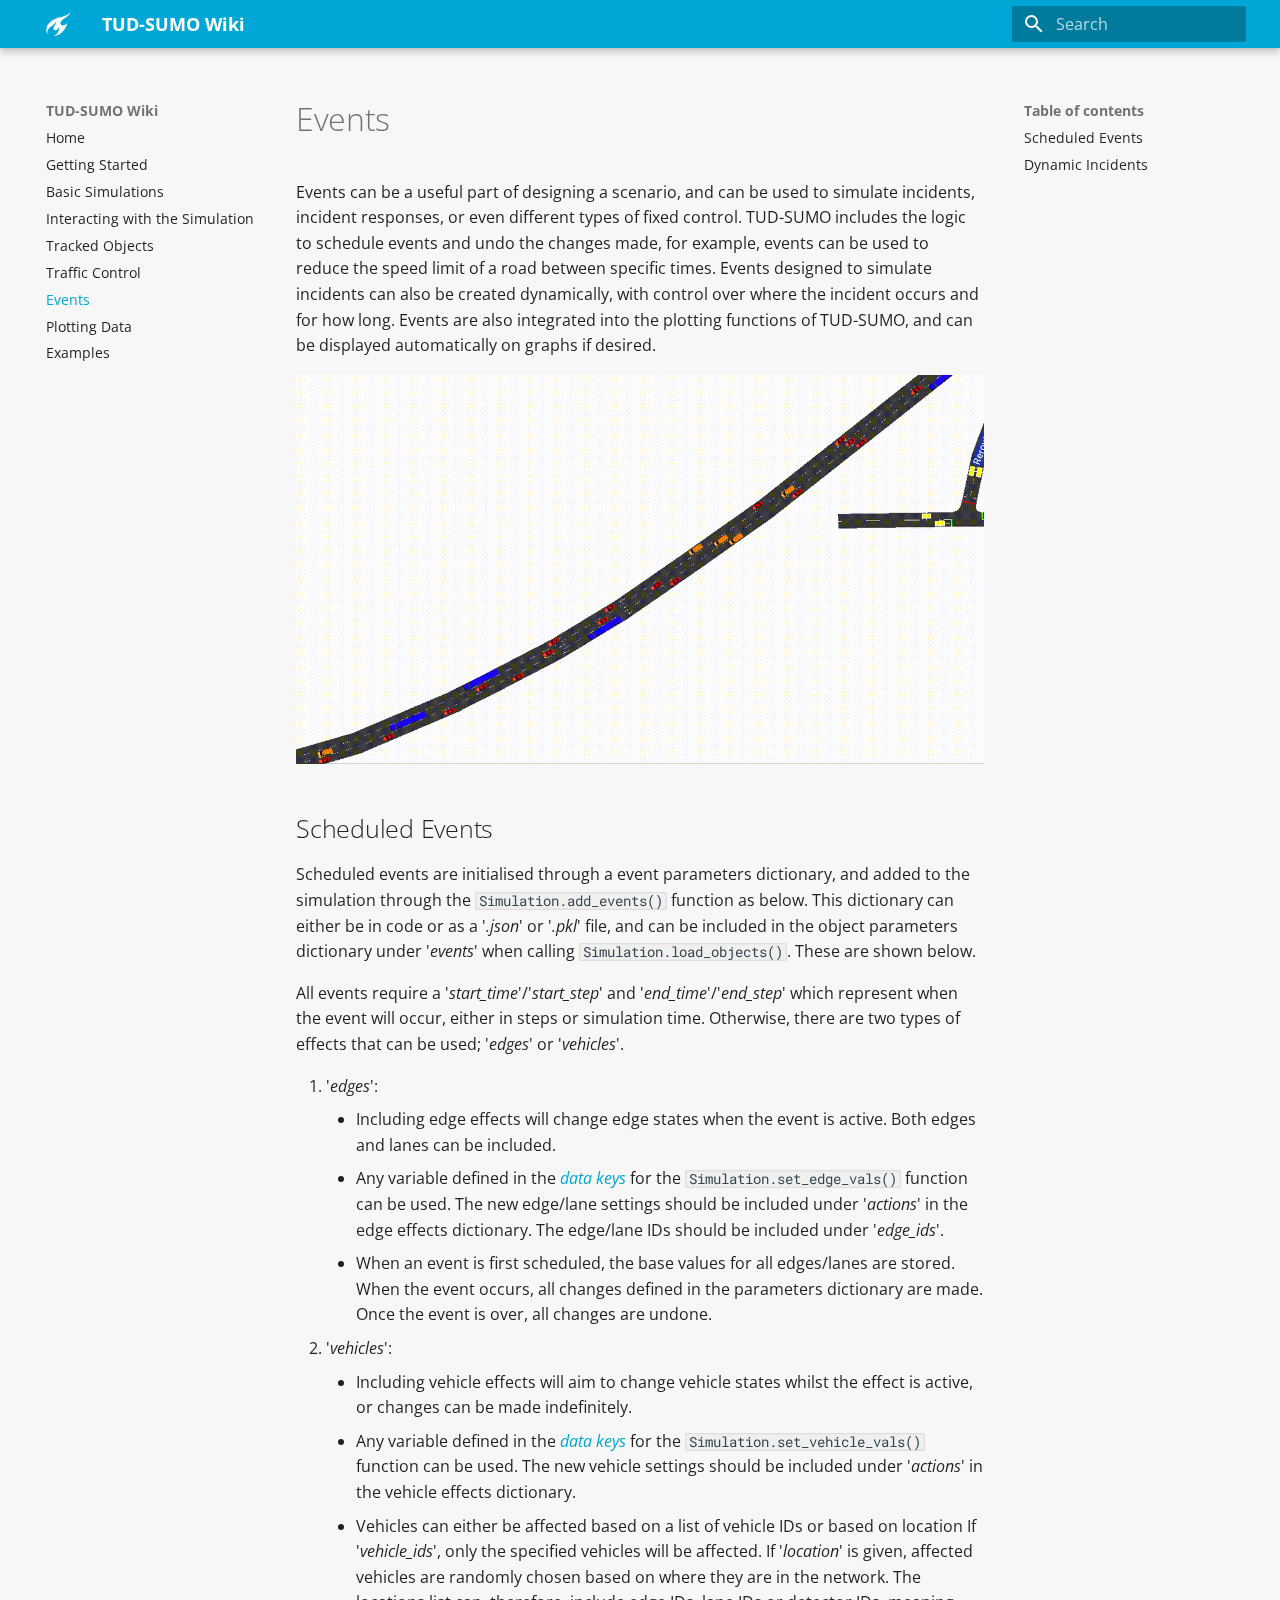
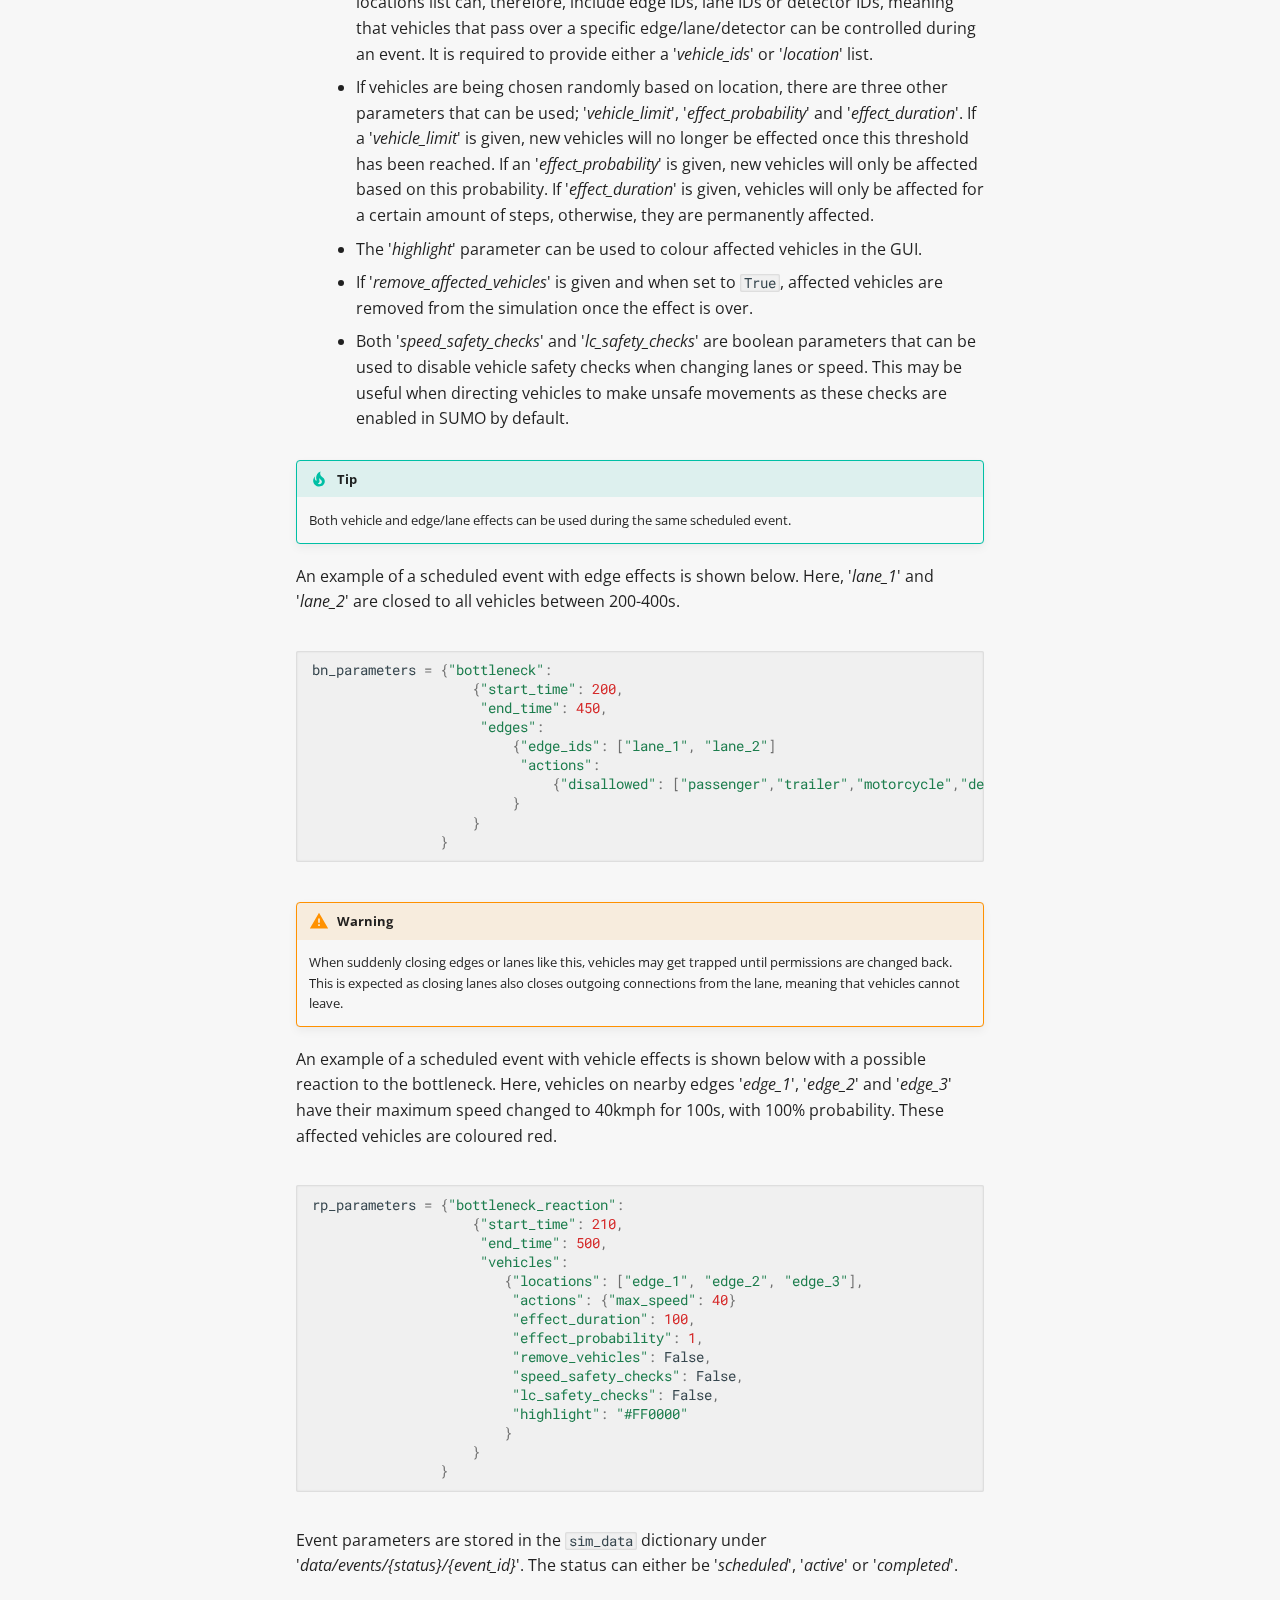
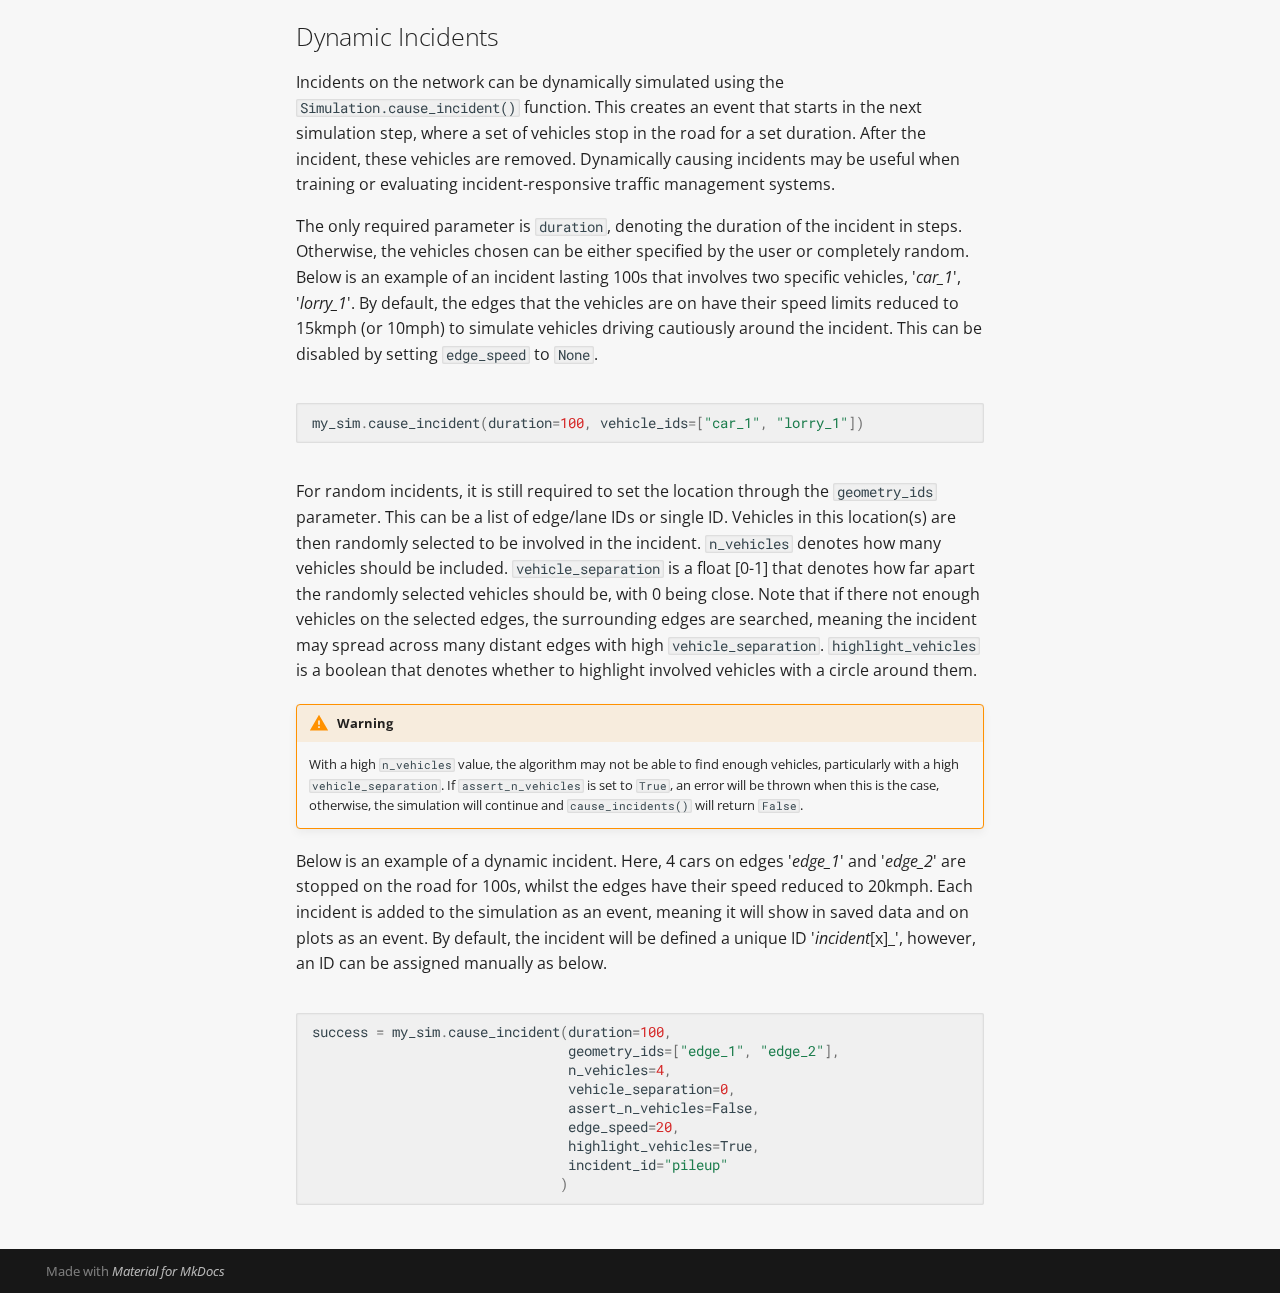
<file: 7_events/index.html>
<!doctype html>
<html lang="en" class="no-js">
  <head>
    
      <meta charset="utf-8">
      <meta name="viewport" content="width=device-width,initial-scale=1">
      
      
      
      
        <link rel="prev" href="../6_traffic_control/">
      
      
        <link rel="next" href="../8_plotting/">
      
      
      <link rel="icon" href="../img/favicon.ico">
      <meta name="generator" content="mkdocs-1.6.1, mkdocs-material-9.5.41">
    
    
      
        <title>Events - TUD-SUMO Wiki</title>
      
    
    
      <link rel="stylesheet" href="../assets/stylesheets/main.0253249f.min.css">
      
        
        <link rel="stylesheet" href="../assets/stylesheets/palette.06af60db.min.css">
      
      


    
    
      
    
    
      
        
        
        <link rel="preconnect" href="https://fonts.gstatic.com" crossorigin>
        <link rel="stylesheet" href="https://fonts.googleapis.com/css?family=Open+Sans:300,300i,400,400i,700,700i%7CRoboto+Mono:400,400i,700,700i&display=fallback">
        <style>:root{--md-text-font:"Open Sans";--md-code-font:"Roboto Mono"}</style>
      
    
    
      <link rel="stylesheet" href="../stylesheets/extra.css">
    
    <script>__md_scope=new URL("..",location),__md_hash=e=>[...e].reduce(((e,_)=>(e<<5)-e+_.charCodeAt(0)),0),__md_get=(e,_=localStorage,t=__md_scope)=>JSON.parse(_.getItem(t.pathname+"."+e)),__md_set=(e,_,t=localStorage,a=__md_scope)=>{try{t.setItem(a.pathname+"."+e,JSON.stringify(_))}catch(e){}}</script>
    
      

    
    
    
  </head>
  
  
    
    
    
    
    
    <body dir="ltr" data-md-color-scheme="default" data-md-color-primary="custom" data-md-color-accent="custom">
  
    
    <input class="md-toggle" data-md-toggle="drawer" type="checkbox" id="__drawer" autocomplete="off">
    <input class="md-toggle" data-md-toggle="search" type="checkbox" id="__search" autocomplete="off">
    <label class="md-overlay" for="__drawer"></label>
    <div data-md-component="skip">
      
        
        <a href="#events" class="md-skip">
          Skip to content
        </a>
      
    </div>
    <div data-md-component="announce">
      
    </div>
    
    
      

  

<header class="md-header md-header--shadow" data-md-component="header">
  <nav class="md-header__inner md-grid" aria-label="Header">
    <a href=".." title="TUD-SUMO Wiki" class="md-header__button md-logo" aria-label="TUD-SUMO Wiki" data-md-component="logo">
      
  <img src="../img/logo.png" alt="logo">

    </a>
    <label class="md-header__button md-icon" for="__drawer">
      
      <svg xmlns="http://www.w3.org/2000/svg" viewBox="0 0 24 24"><path d="M3 6h18v2H3zm0 5h18v2H3zm0 5h18v2H3z"/></svg>
    </label>
    <div class="md-header__title" data-md-component="header-title">
      <div class="md-header__ellipsis">
        <div class="md-header__topic">
          <span class="md-ellipsis">
            TUD-SUMO Wiki
          </span>
        </div>
        <div class="md-header__topic" data-md-component="header-topic">
          <span class="md-ellipsis">
            
              Events
            
          </span>
        </div>
      </div>
    </div>
    
      
    
    
    
    
      <label class="md-header__button md-icon" for="__search">
        
        <svg xmlns="http://www.w3.org/2000/svg" viewBox="0 0 24 24"><path d="M9.5 3A6.5 6.5 0 0 1 16 9.5c0 1.61-.59 3.09-1.56 4.23l.27.27h.79l5 5-1.5 1.5-5-5v-.79l-.27-.27A6.52 6.52 0 0 1 9.5 16 6.5 6.5 0 0 1 3 9.5 6.5 6.5 0 0 1 9.5 3m0 2C7 5 5 7 5 9.5S7 14 9.5 14 14 12 14 9.5 12 5 9.5 5"/></svg>
      </label>
      <div class="md-search" data-md-component="search" role="dialog">
  <label class="md-search__overlay" for="__search"></label>
  <div class="md-search__inner" role="search">
    <form class="md-search__form" name="search">
      <input type="text" class="md-search__input" name="query" aria-label="Search" placeholder="Search" autocapitalize="off" autocorrect="off" autocomplete="off" spellcheck="false" data-md-component="search-query" required>
      <label class="md-search__icon md-icon" for="__search">
        
        <svg xmlns="http://www.w3.org/2000/svg" viewBox="0 0 24 24"><path d="M9.5 3A6.5 6.5 0 0 1 16 9.5c0 1.61-.59 3.09-1.56 4.23l.27.27h.79l5 5-1.5 1.5-5-5v-.79l-.27-.27A6.52 6.52 0 0 1 9.5 16 6.5 6.5 0 0 1 3 9.5 6.5 6.5 0 0 1 9.5 3m0 2C7 5 5 7 5 9.5S7 14 9.5 14 14 12 14 9.5 12 5 9.5 5"/></svg>
        
        <svg xmlns="http://www.w3.org/2000/svg" viewBox="0 0 24 24"><path d="M20 11v2H8l5.5 5.5-1.42 1.42L4.16 12l7.92-7.92L13.5 5.5 8 11z"/></svg>
      </label>
      <nav class="md-search__options" aria-label="Search">
        
        <button type="reset" class="md-search__icon md-icon" title="Clear" aria-label="Clear" tabindex="-1">
          
          <svg xmlns="http://www.w3.org/2000/svg" viewBox="0 0 24 24"><path d="M19 6.41 17.59 5 12 10.59 6.41 5 5 6.41 10.59 12 5 17.59 6.41 19 12 13.41 17.59 19 19 17.59 13.41 12z"/></svg>
        </button>
      </nav>
      
    </form>
    <div class="md-search__output">
      <div class="md-search__scrollwrap" tabindex="0" data-md-scrollfix>
        <div class="md-search-result" data-md-component="search-result">
          <div class="md-search-result__meta">
            Initializing search
          </div>
          <ol class="md-search-result__list" role="presentation"></ol>
        </div>
      </div>
    </div>
  </div>
</div>
    
    
  </nav>
  
</header>
    
    <div class="md-container" data-md-component="container">
      
      
        
          
        
      
      <main class="md-main" data-md-component="main">
        <div class="md-main__inner md-grid">
          
            
              
              <div class="md-sidebar md-sidebar--primary" data-md-component="sidebar" data-md-type="navigation" >
                <div class="md-sidebar__scrollwrap">
                  <div class="md-sidebar__inner">
                    



<nav class="md-nav md-nav--primary" aria-label="Navigation" data-md-level="0">
  <label class="md-nav__title" for="__drawer">
    <a href=".." title="TUD-SUMO Wiki" class="md-nav__button md-logo" aria-label="TUD-SUMO Wiki" data-md-component="logo">
      
  <img src="../img/logo.png" alt="logo">

    </a>
    TUD-SUMO Wiki
  </label>
  
  <ul class="md-nav__list" data-md-scrollfix>
    
      
      
  
  
  
  
    <li class="md-nav__item">
      <a href=".." class="md-nav__link">
        
  
  <span class="md-ellipsis">
    Home
  </span>
  

      </a>
    </li>
  

    
      
      
  
  
  
  
    <li class="md-nav__item">
      <a href="../2_getting_started/" class="md-nav__link">
        
  
  <span class="md-ellipsis">
    Getting Started
  </span>
  

      </a>
    </li>
  

    
      
      
  
  
  
  
    <li class="md-nav__item">
      <a href="../3_basic_sim/" class="md-nav__link">
        
  
  <span class="md-ellipsis">
    Basic Simulations
  </span>
  

      </a>
    </li>
  

    
      
      
  
  
  
  
    <li class="md-nav__item">
      <a href="../4_interactions/" class="md-nav__link">
        
  
  <span class="md-ellipsis">
    Interacting with the Simulation
  </span>
  

      </a>
    </li>
  

    
      
      
  
  
  
  
    <li class="md-nav__item">
      <a href="../5_tracked_objs/" class="md-nav__link">
        
  
  <span class="md-ellipsis">
    Tracked Objects
  </span>
  

      </a>
    </li>
  

    
      
      
  
  
  
  
    <li class="md-nav__item">
      <a href="../6_traffic_control/" class="md-nav__link">
        
  
  <span class="md-ellipsis">
    Traffic Control
  </span>
  

      </a>
    </li>
  

    
      
      
  
  
    
  
  
  
    <li class="md-nav__item md-nav__item--active">
      
      <input class="md-nav__toggle md-toggle" type="checkbox" id="__toc">
      
      
        
      
      
        <label class="md-nav__link md-nav__link--active" for="__toc">
          
  
  <span class="md-ellipsis">
    Events
  </span>
  

          <span class="md-nav__icon md-icon"></span>
        </label>
      
      <a href="./" class="md-nav__link md-nav__link--active">
        
  
  <span class="md-ellipsis">
    Events
  </span>
  

      </a>
      
        

<nav class="md-nav md-nav--secondary" aria-label="Table of contents">
  
  
  
    
  
  
    <label class="md-nav__title" for="__toc">
      <span class="md-nav__icon md-icon"></span>
      Table of contents
    </label>
    <ul class="md-nav__list" data-md-component="toc" data-md-scrollfix>
      
        <li class="md-nav__item">
  <a href="#scheduled-events" class="md-nav__link">
    <span class="md-ellipsis">
      Scheduled Events
    </span>
  </a>
  
</li>
      
        <li class="md-nav__item">
  <a href="#dynamic-incidents" class="md-nav__link">
    <span class="md-ellipsis">
      Dynamic Incidents
    </span>
  </a>
  
</li>
      
    </ul>
  
</nav>
      
    </li>
  

    
      
      
  
  
  
  
    <li class="md-nav__item">
      <a href="../8_plotting/" class="md-nav__link">
        
  
  <span class="md-ellipsis">
    Plotting Data
  </span>
  

      </a>
    </li>
  

    
      
      
  
  
  
  
    <li class="md-nav__item">
      <a href="../9_examples/" class="md-nav__link">
        
  
  <span class="md-ellipsis">
    Examples
  </span>
  

      </a>
    </li>
  

    
  </ul>
</nav>
                  </div>
                </div>
              </div>
            
            
              
              <div class="md-sidebar md-sidebar--secondary" data-md-component="sidebar" data-md-type="toc" >
                <div class="md-sidebar__scrollwrap">
                  <div class="md-sidebar__inner">
                    

<nav class="md-nav md-nav--secondary" aria-label="Table of contents">
  
  
  
    
  
  
    <label class="md-nav__title" for="__toc">
      <span class="md-nav__icon md-icon"></span>
      Table of contents
    </label>
    <ul class="md-nav__list" data-md-component="toc" data-md-scrollfix>
      
        <li class="md-nav__item">
  <a href="#scheduled-events" class="md-nav__link">
    <span class="md-ellipsis">
      Scheduled Events
    </span>
  </a>
  
</li>
      
        <li class="md-nav__item">
  <a href="#dynamic-incidents" class="md-nav__link">
    <span class="md-ellipsis">
      Dynamic Incidents
    </span>
  </a>
  
</li>
      
    </ul>
  
</nav>
                  </div>
                </div>
              </div>
            
          
          
            <div class="md-content" data-md-component="content">
              <article class="md-content__inner md-typeset">
                
                  


<h1 id="events">Events</h1>
<p>Events can be a useful part of designing a scenario, and can be used to simulate incidents, incident responses, or even different types of fixed control. TUD-SUMO includes the logic to schedule events and undo the changes made, for example, events can be used to reduce the speed limit of a road between specific times. Events designed to simulate incidents can also be created dynamically, with control over where the incident occurs and for how long. Events are also integrated into the plotting functions of TUD-SUMO, and can be displayed automatically on graphs if desired.</p>
<p><img alt="Example Dynamic Incident" src="../img/incident_example.gif" /></p>
<h2 id="scheduled-events">Scheduled Events</h2>
<p>Scheduled events are initialised through a event parameters dictionary, and added to the simulation through the <code>Simulation.add_events()</code> function as below. This dictionary can either be in code or as a '<em>.json</em>' or '<em>.pkl</em>' file, and can be included in the object parameters dictionary under '<em>events</em>' when calling <code>Simulation.load_objects()</code>. These are shown below.</p>
<p>All events require a '<em>start_time</em>'/'<em>start_step</em>' and '<em>end_time</em>'/'<em>end_step</em>' which represent when the event will occur, either in steps or simulation time. Otherwise, there are two types of effects that can be used; '<em>edges</em>' or '<em>vehicles</em>'.</p>
<ol>
<li>'<em>edges</em>':<ul>
<li>Including edge effects will change edge states when the event is active. Both edges and lanes can be included.</li>
<li>Any variable defined in the <a href="../4_interactions/#advanced-getters">data keys</a> for the <code>Simulation.set_edge_vals()</code> function can be used. The new edge/lane settings should be included under '<em>actions</em>' in the edge effects dictionary. The edge/lane IDs should be included under '<em>edge_ids</em>'.</li>
<li>When an event is first scheduled, the base values for all edges/lanes are stored. When the event occurs, all changes defined in the parameters dictionary are made. Once the event is over, all changes are undone.</li>
</ul>
</li>
<li>'<em>vehicles</em>':<ul>
<li>Including vehicle effects will aim to change vehicle states whilst the effect is active, or changes can be made indefinitely.</li>
<li>Any variable defined in the <a href="../4_interactions/#advanced-getters">data keys</a> for the <code>Simulation.set_vehicle_vals()</code> function can be used. The new vehicle settings should be included under '<em>actions</em>' in the vehicle effects dictionary.</li>
<li>Vehicles can either be affected based on a list of vehicle IDs or based on location If '<em>vehicle_ids</em>', only the specified vehicles will be affected. If '<em>location</em>' is given, affected vehicles are randomly chosen based on where they are in the network. The locations list can, therefore, include edge IDs, lane IDs or detector IDs, meaning that vehicles that pass over a specific edge/lane/detector can be controlled during an event. It is required to provide either a '<em>vehicle_ids</em>' or '<em>location</em>' list.</li>
<li>If vehicles are being chosen randomly based on location, there are three other parameters that can be used; '<em>vehicle_limit</em>', '<em>effect_probability</em>' and '<em>effect_duration</em>'. If a '<em>vehicle_limit</em>' is given, new vehicles will no longer be effected once this threshold has been reached. If an '<em>effect_probability</em>' is given, new vehicles will only be affected based on this probability. If '<em>effect_duration</em>' is given, vehicles will only be affected for a certain amount of steps, otherwise, they are permanently affected.</li>
<li>The '<em>highlight</em>' parameter can be used to colour affected vehicles in the GUI.</li>
<li>If '<em>remove_affected_vehicles</em>' is given and when set to <code>True</code>, affected vehicles are removed from the simulation once the effect is over.</li>
<li>Both '<em>speed_safety_checks</em>' and '<em>lc_safety_checks</em>' are boolean parameters that can be used to disable vehicle safety checks when changing lanes or speed. This may be useful when directing vehicles to make unsafe movements as these checks are enabled in SUMO by default.</li>
</ul>
</li>
</ol>
<div class="admonition tip">
<p class="admonition-title">Tip</p>
<p>Both vehicle and edge/lane effects can be used during the same scheduled event.</p>
</div>
<p>An example of a scheduled event with edge effects is shown below. Here, '<em>lane_1</em>' and '<em>lane_2</em>' are closed to all vehicles between 200-400s.</p>
<div class="highlight"><pre><span></span><code><span class="n">bn_parameters</span> <span class="o">=</span> <span class="p">{</span><span class="s2">&quot;bottleneck&quot;</span><span class="p">:</span> 
                    <span class="p">{</span><span class="s2">&quot;start_time&quot;</span><span class="p">:</span> <span class="mi">200</span><span class="p">,</span>
                     <span class="s2">&quot;end_time&quot;</span><span class="p">:</span> <span class="mi">450</span><span class="p">,</span>
                     <span class="s2">&quot;edges&quot;</span><span class="p">:</span>
                         <span class="p">{</span><span class="s2">&quot;edge_ids&quot;</span><span class="p">:</span> <span class="p">[</span><span class="s2">&quot;lane_1&quot;</span><span class="p">,</span> <span class="s2">&quot;lane_2&quot;</span><span class="p">]</span>
                          <span class="s2">&quot;actions&quot;</span><span class="p">:</span>
                              <span class="p">{</span><span class="s2">&quot;disallowed&quot;</span><span class="p">:</span> <span class="p">[</span><span class="s2">&quot;passenger&quot;</span><span class="p">,</span><span class="s2">&quot;trailer&quot;</span><span class="p">,</span><span class="s2">&quot;motorcycle&quot;</span><span class="p">,</span><span class="s2">&quot;delivery&quot;</span><span class="p">]},</span>
                         <span class="p">}</span>
                    <span class="p">}</span>
                <span class="p">}</span>
</code></pre></div>
<div class="admonition warning">
<p class="admonition-title">Warning</p>
<p>When suddenly closing edges or lanes like this, vehicles may get trapped until permissions are changed back. This is expected as closing lanes also closes outgoing connections from the lane, meaning that vehicles cannot leave.</p>
</div>
<p>An example of a scheduled event with vehicle effects is shown below with a possible reaction to the bottleneck. Here, vehicles on nearby edges '<em>edge_1</em>', '<em>edge_2</em>' and '<em>edge_3</em>' have their maximum speed changed to 40kmph for 100s, with 100% probability. These affected vehicles are coloured red.</p>
<div class="highlight"><pre><span></span><code><span class="n">rp_parameters</span> <span class="o">=</span> <span class="p">{</span><span class="s2">&quot;bottleneck_reaction&quot;</span><span class="p">:</span>
                    <span class="p">{</span><span class="s2">&quot;start_time&quot;</span><span class="p">:</span> <span class="mi">210</span><span class="p">,</span>
                     <span class="s2">&quot;end_time&quot;</span><span class="p">:</span> <span class="mi">500</span><span class="p">,</span>
                     <span class="s2">&quot;vehicles&quot;</span><span class="p">:</span>
                        <span class="p">{</span><span class="s2">&quot;locations&quot;</span><span class="p">:</span> <span class="p">[</span><span class="s2">&quot;edge_1&quot;</span><span class="p">,</span> <span class="s2">&quot;edge_2&quot;</span><span class="p">,</span> <span class="s2">&quot;edge_3&quot;</span><span class="p">],</span>
                         <span class="s2">&quot;actions&quot;</span><span class="p">:</span> <span class="p">{</span><span class="s2">&quot;max_speed&quot;</span><span class="p">:</span> <span class="mi">40</span><span class="p">}</span>
                         <span class="s2">&quot;effect_duration&quot;</span><span class="p">:</span> <span class="mi">100</span><span class="p">,</span>
                         <span class="s2">&quot;effect_probability&quot;</span><span class="p">:</span> <span class="mi">1</span><span class="p">,</span>
                         <span class="s2">&quot;remove_vehicles&quot;</span><span class="p">:</span> <span class="kc">False</span><span class="p">,</span>
                         <span class="s2">&quot;speed_safety_checks&quot;</span><span class="p">:</span> <span class="kc">False</span><span class="p">,</span>
                         <span class="s2">&quot;lc_safety_checks&quot;</span><span class="p">:</span> <span class="kc">False</span><span class="p">,</span>
                         <span class="s2">&quot;highlight&quot;</span><span class="p">:</span> <span class="s2">&quot;#FF0000&quot;</span>
                        <span class="p">}</span>
                    <span class="p">}</span>
                <span class="p">}</span>
</code></pre></div>
<p>Event parameters are stored in the <code>sim_data</code> dictionary under '<em>data/events/{status}/{event_id}</em>'. The status can either be '<em>scheduled</em>', '<em>active</em>' or '<em>completed</em>'.</p>
<h2 id="dynamic-incidents">Dynamic Incidents</h2>
<p>Incidents on the network can be dynamically simulated using the <code>Simulation.cause_incident()</code> function. This creates an event that starts in the next simulation step, where a set of vehicles stop in the road for a set duration. After the incident, these vehicles are removed. Dynamically causing incidents may be useful when training or evaluating incident-responsive traffic management systems.</p>
<p>The only required parameter is <code>duration</code>, denoting the duration of the incident in steps. Otherwise, the vehicles chosen can be either specified by the user or completely random. Below is an example of an incident lasting 100s that involves two specific vehicles, '<em>car_1</em>', '<em>lorry_1</em>'. By default, the edges that the vehicles are on have their speed limits reduced to 15kmph (or 10mph) to simulate vehicles driving cautiously around the incident. This can be disabled by setting <code>edge_speed</code> to <code>None</code>.</p>
<div class="highlight"><pre><span></span><code><span class="n">my_sim</span><span class="o">.</span><span class="n">cause_incident</span><span class="p">(</span><span class="n">duration</span><span class="o">=</span><span class="mi">100</span><span class="p">,</span> <span class="n">vehicle_ids</span><span class="o">=</span><span class="p">[</span><span class="s2">&quot;car_1&quot;</span><span class="p">,</span> <span class="s2">&quot;lorry_1&quot;</span><span class="p">])</span>
</code></pre></div>
<p>For random incidents, it is still required to set the location through the <code>geometry_ids</code> parameter. This can be a list of edge/lane IDs or single ID. Vehicles in this location(s) are then randomly selected to be involved in the incident. <code>n_vehicles</code> denotes how many vehicles should be included. <code>vehicle_separation</code> is a float [0-1] that denotes how far apart the randomly selected vehicles should be, with 0 being close. Note that if there not enough vehicles on the selected edges, the surrounding edges are searched, meaning the incident may spread across many distant edges with high <code>vehicle_separation</code>. <code>highlight_vehicles</code> is a boolean that denotes whether to highlight involved vehicles with a circle around them.</p>
<div class="admonition warning">
<p class="admonition-title">Warning</p>
<p>With a high <code>n_vehicles</code> value, the algorithm may not be able to find enough vehicles, particularly with a high <code>vehicle_separation</code>. If <code>assert_n_vehicles</code> is set to <code>True</code>, an error will be thrown when this is the case, otherwise, the simulation will continue and <code>cause_incidents()</code> will return <code>False</code>.</p>
</div>
<p>Below is an example of a dynamic incident. Here, 4 cars on edges '<em>edge_1</em>' and '<em>edge_2</em>' are stopped on the road for 100s, whilst the edges have their speed reduced to 20kmph. Each incident is added to the simulation as an event, meaning it will show in saved data and on plots as an event. By default, the incident will be defined a unique ID '<em>incident</em>[x]_', however, an ID can be assigned manually as below.</p>
<div class="highlight"><pre><span></span><code><span class="n">success</span> <span class="o">=</span> <span class="n">my_sim</span><span class="o">.</span><span class="n">cause_incident</span><span class="p">(</span><span class="n">duration</span><span class="o">=</span><span class="mi">100</span><span class="p">,</span>
                                <span class="n">geometry_ids</span><span class="o">=</span><span class="p">[</span><span class="s2">&quot;edge_1&quot;</span><span class="p">,</span> <span class="s2">&quot;edge_2&quot;</span><span class="p">],</span>
                                <span class="n">n_vehicles</span><span class="o">=</span><span class="mi">4</span><span class="p">,</span>
                                <span class="n">vehicle_separation</span><span class="o">=</span><span class="mi">0</span><span class="p">,</span>
                                <span class="n">assert_n_vehicles</span><span class="o">=</span><span class="kc">False</span><span class="p">,</span>
                                <span class="n">edge_speed</span><span class="o">=</span><span class="mi">20</span><span class="p">,</span>
                                <span class="n">highlight_vehicles</span><span class="o">=</span><span class="kc">True</span><span class="p">,</span>
                                <span class="n">incident_id</span><span class="o">=</span><span class="s2">&quot;pileup&quot;</span>
                               <span class="p">)</span>
</code></pre></div>












                
              </article>
            </div>
          
          
<script>var target=document.getElementById(location.hash.slice(1));target&&target.name&&(target.checked=target.name.startsWith("__tabbed_"))</script>
        </div>
        
      </main>
      
        <footer class="md-footer">
  
  <div class="md-footer-meta md-typeset">
    <div class="md-footer-meta__inner md-grid">
      <div class="md-copyright">
  
  
    Made with
    <a href="https://squidfunk.github.io/mkdocs-material/" target="_blank" rel="noopener">
      Material for MkDocs
    </a>
  
</div>
      
    </div>
  </div>
</footer>
      
    </div>
    <div class="md-dialog" data-md-component="dialog">
      <div class="md-dialog__inner md-typeset"></div>
    </div>
    
    
    <script id="__config" type="application/json">{"base": "..", "features": [], "search": "../assets/javascripts/workers/search.6ce7567c.min.js", "translations": {"clipboard.copied": "Copied to clipboard", "clipboard.copy": "Copy to clipboard", "search.result.more.one": "1 more on this page", "search.result.more.other": "# more on this page", "search.result.none": "No matching documents", "search.result.one": "1 matching document", "search.result.other": "# matching documents", "search.result.placeholder": "Type to start searching", "search.result.term.missing": "Missing", "select.version": "Select version"}}</script>
    
    
      <script src="../assets/javascripts/bundle.83f73b43.min.js"></script>
      
    
  </body>
</html>
</file>
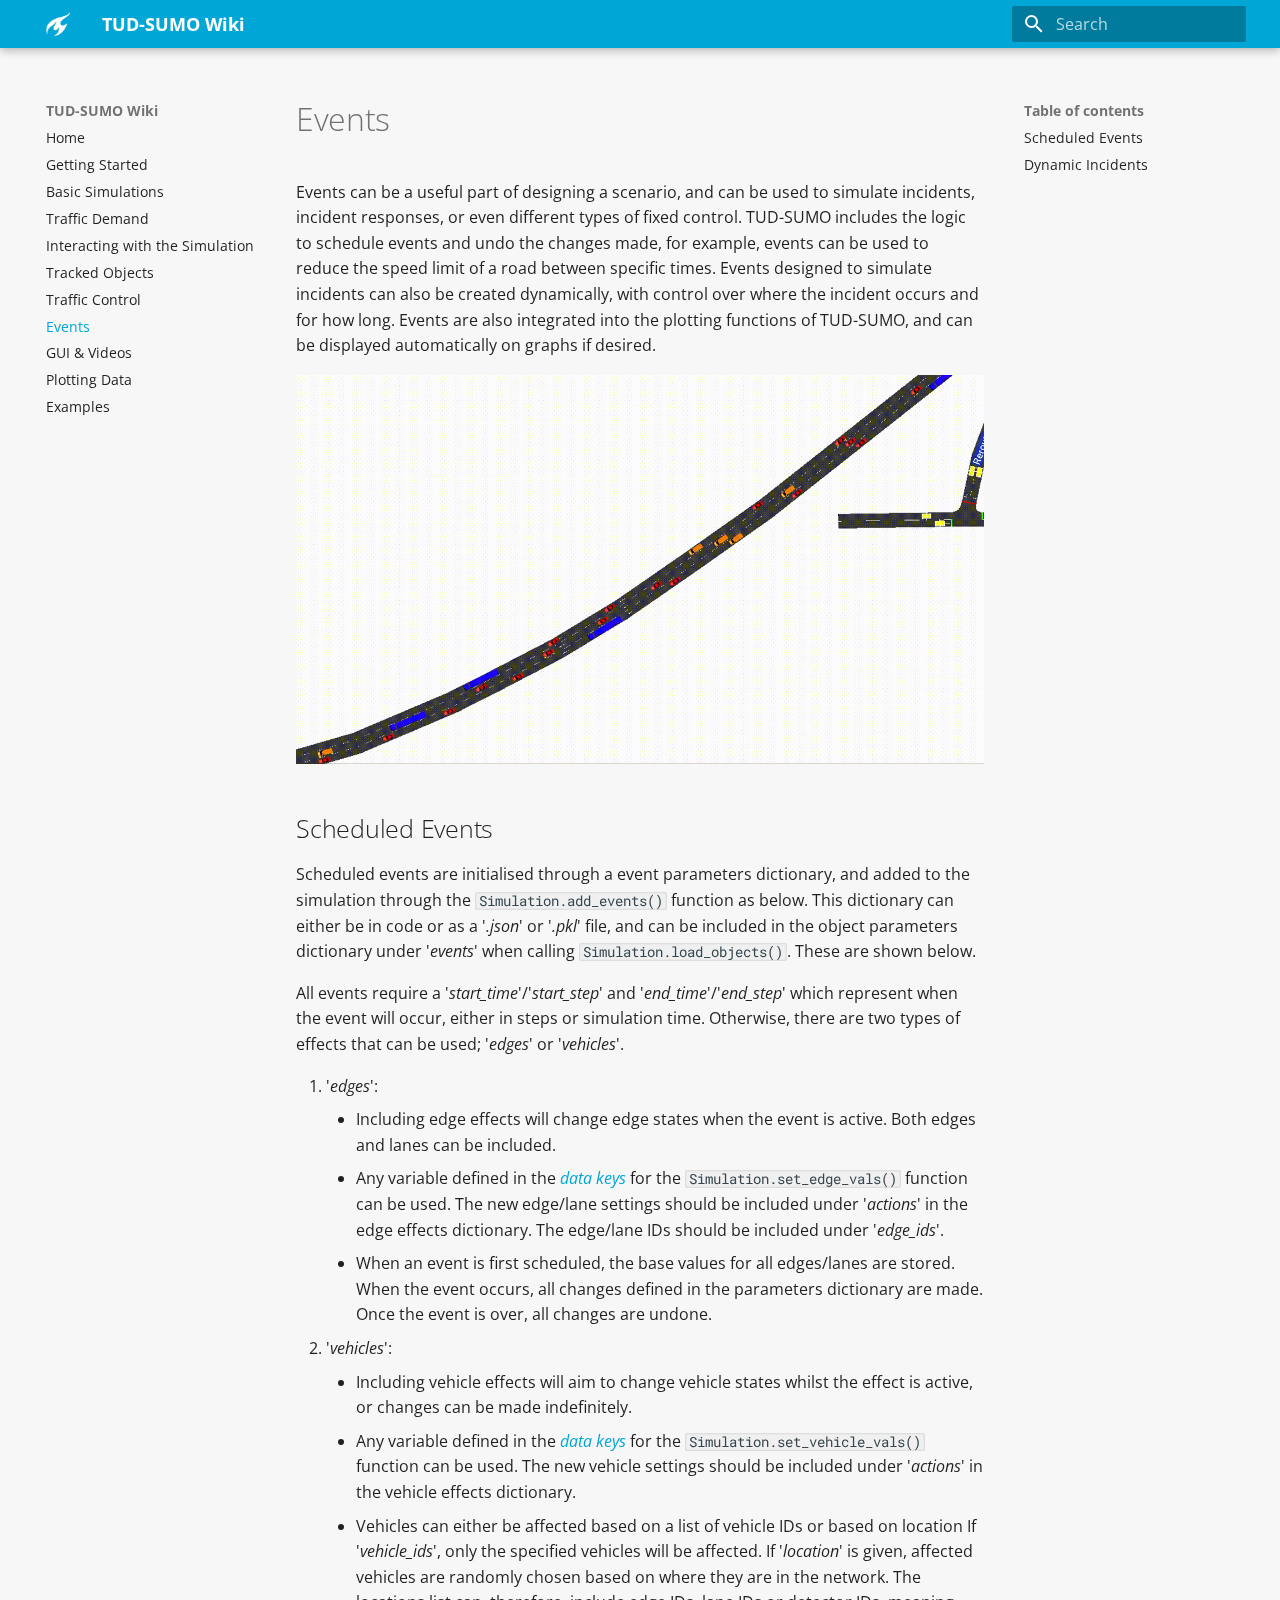
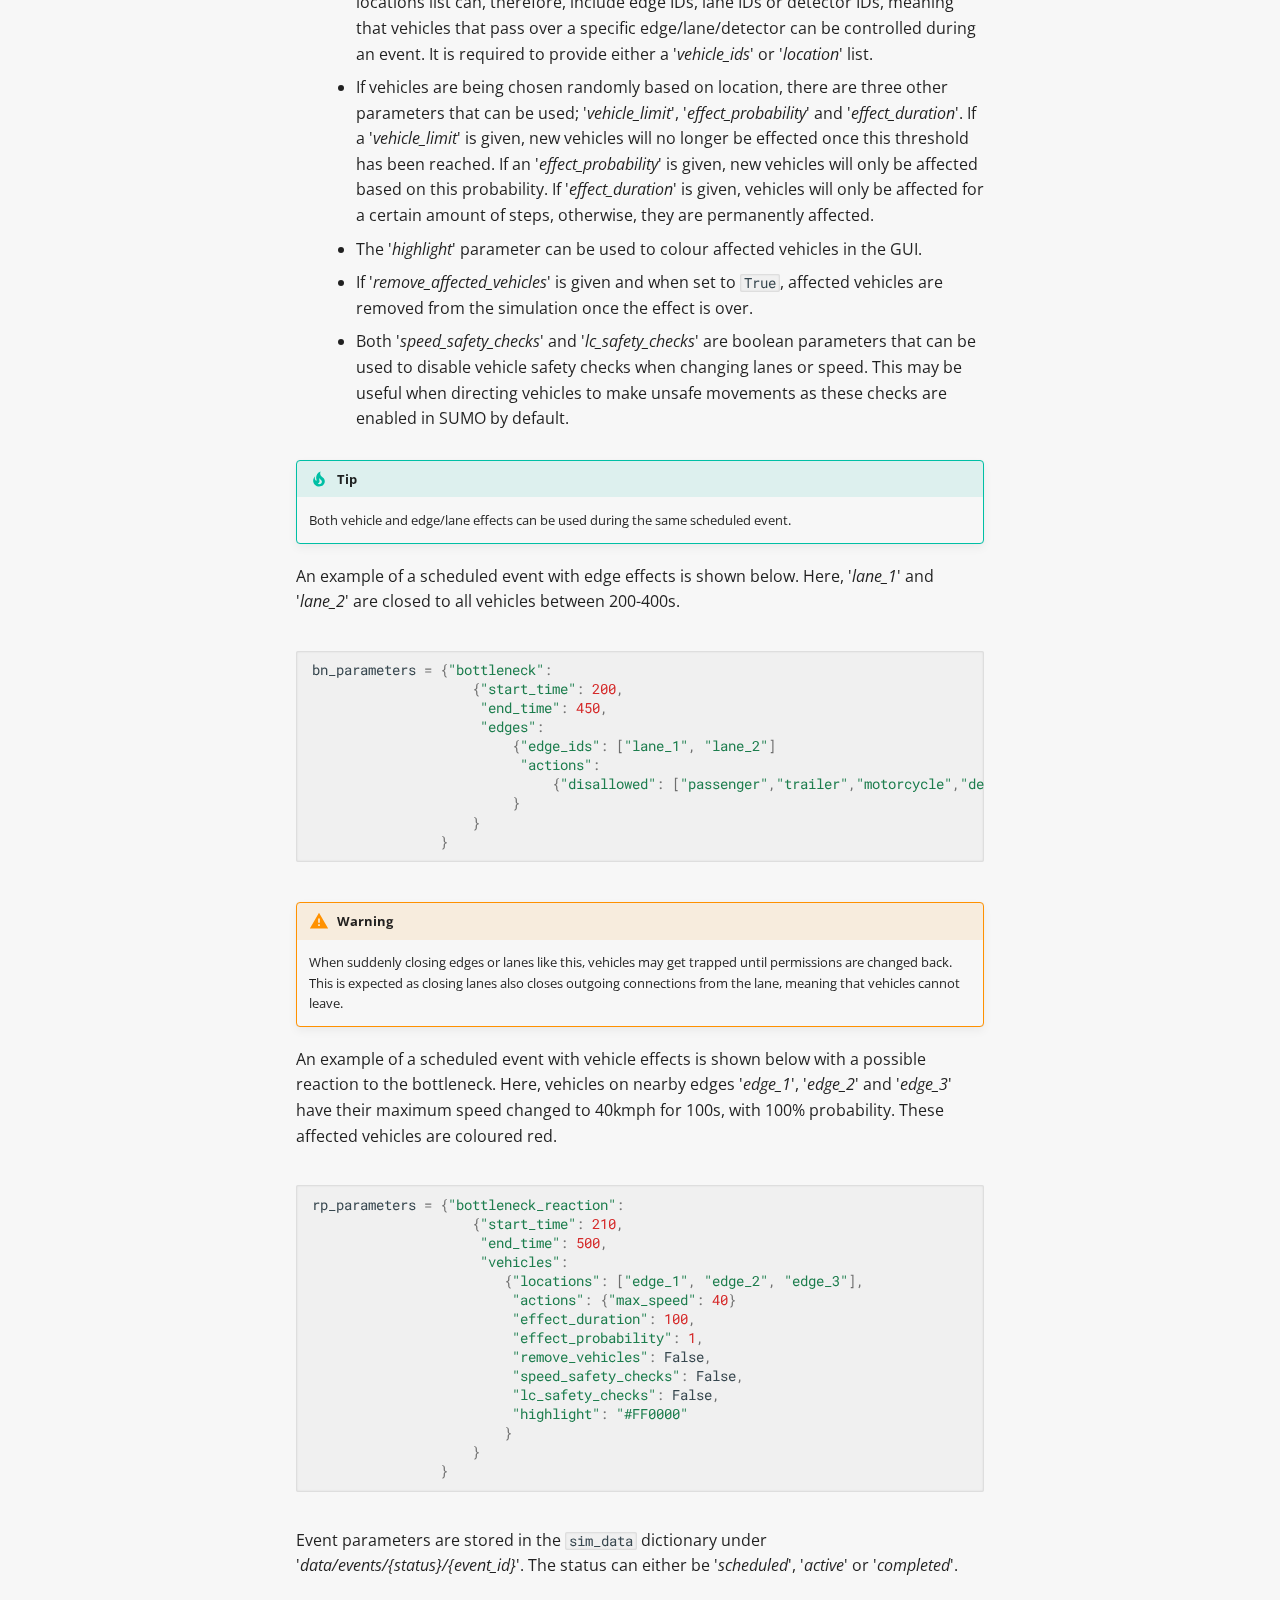
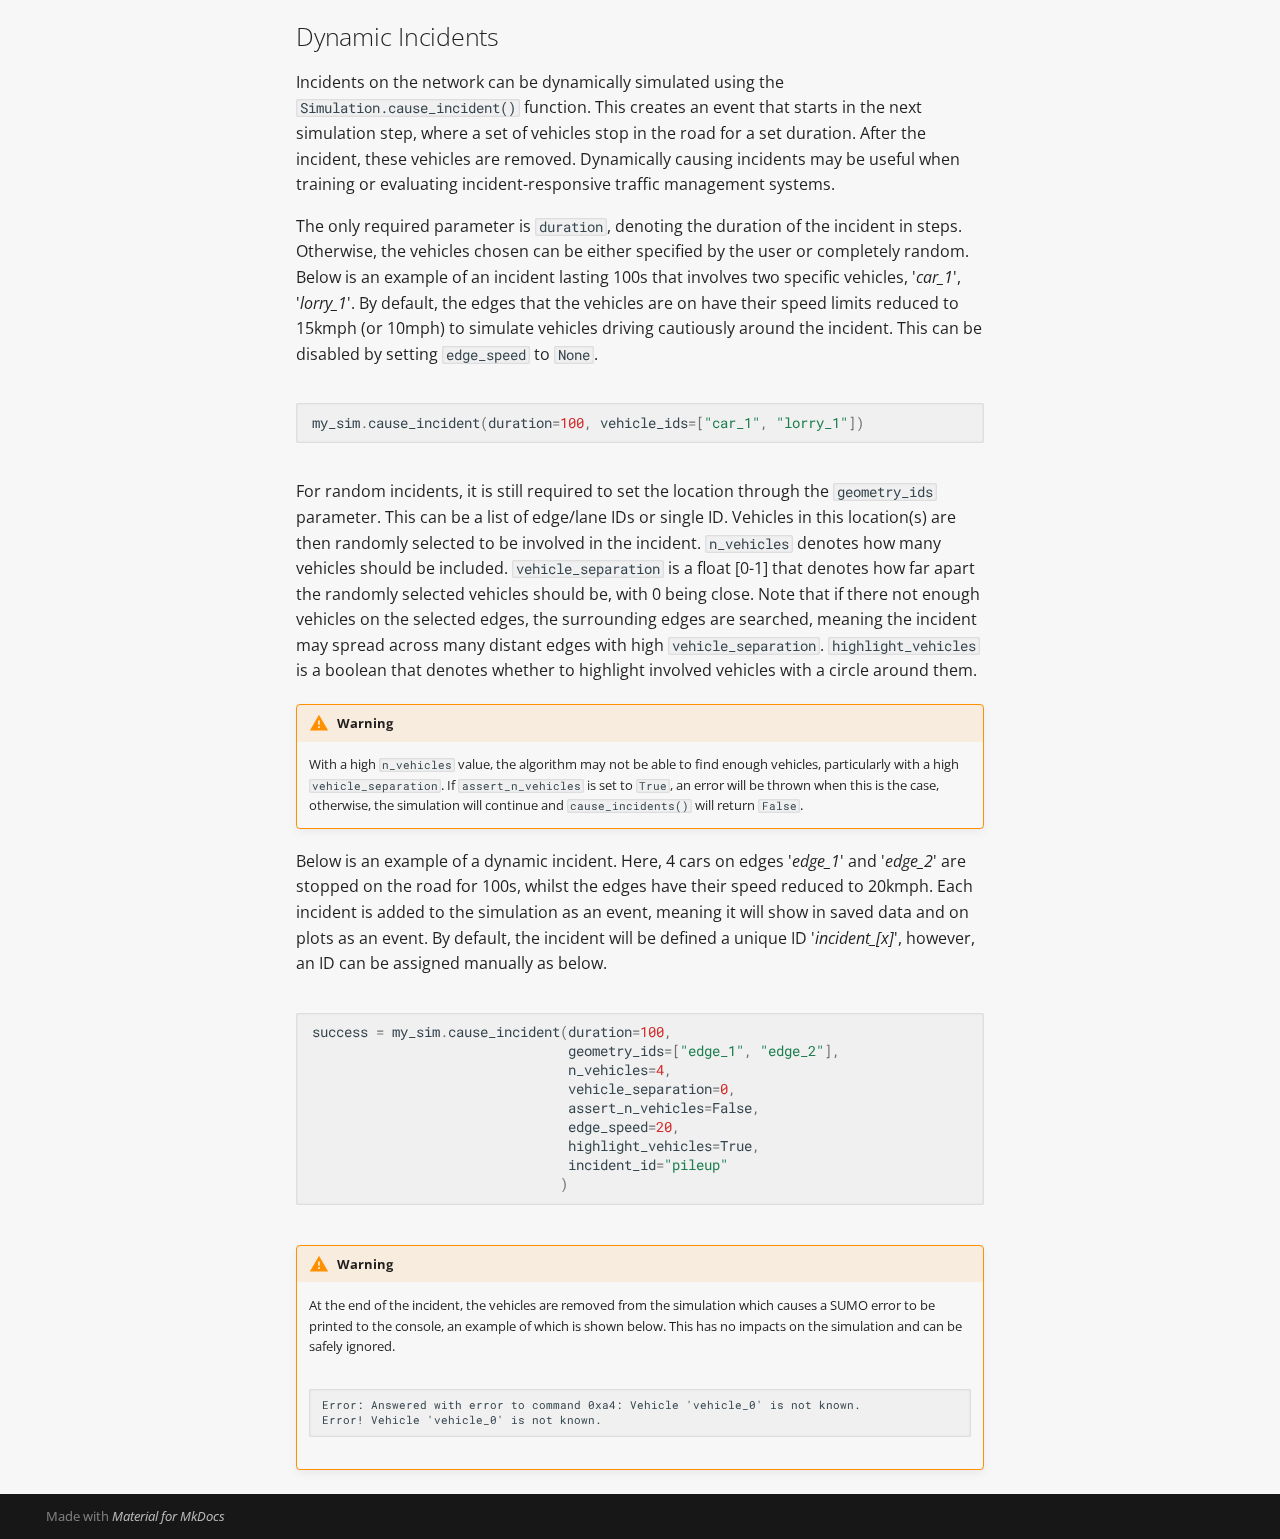
<file: 8_events/index.html>
<!doctype html>
<html lang="en" class="no-js">
  <head>
    
      <meta charset="utf-8">
      <meta name="viewport" content="width=device-width,initial-scale=1">
      
      
      
      
        <link rel="prev" href="../7_traffic_control/">
      
      
        <link rel="next" href="../9_gui/">
      
      
      <link rel="icon" href="../img/favicon.ico">
      <meta name="generator" content="mkdocs-1.6.1, mkdocs-material-9.6.9">
    
    
      
        <title>Events - TUD-SUMO Wiki</title>
      
    
    
      <link rel="stylesheet" href="../assets/stylesheets/main.4af4bdda.min.css">
      
        
        <link rel="stylesheet" href="../assets/stylesheets/palette.06af60db.min.css">
      
      


    
    
      
    
    
      
        
        
        <link rel="preconnect" href="https://fonts.gstatic.com" crossorigin>
        <link rel="stylesheet" href="https://fonts.googleapis.com/css?family=Open+Sans:300,300i,400,400i,700,700i%7CRoboto+Mono:400,400i,700,700i&display=fallback">
        <style>:root{--md-text-font:"Open Sans";--md-code-font:"Roboto Mono"}</style>
      
    
    
      <link rel="stylesheet" href="../stylesheets/extra.css">
    
    <script>__md_scope=new URL("..",location),__md_hash=e=>[...e].reduce(((e,_)=>(e<<5)-e+_.charCodeAt(0)),0),__md_get=(e,_=localStorage,t=__md_scope)=>JSON.parse(_.getItem(t.pathname+"."+e)),__md_set=(e,_,t=localStorage,a=__md_scope)=>{try{t.setItem(a.pathname+"."+e,JSON.stringify(_))}catch(e){}}</script>
    
      

    
    
    
  </head>
  
  
    
    
    
    
    
    <body dir="ltr" data-md-color-scheme="default" data-md-color-primary="custom" data-md-color-accent="custom">
  
    
    <input class="md-toggle" data-md-toggle="drawer" type="checkbox" id="__drawer" autocomplete="off">
    <input class="md-toggle" data-md-toggle="search" type="checkbox" id="__search" autocomplete="off">
    <label class="md-overlay" for="__drawer"></label>
    <div data-md-component="skip">
      
        
        <a href="#events" class="md-skip">
          Skip to content
        </a>
      
    </div>
    <div data-md-component="announce">
      
    </div>
    
    
      

  

<header class="md-header md-header--shadow" data-md-component="header">
  <nav class="md-header__inner md-grid" aria-label="Header">
    <a href=".." title="TUD-SUMO Wiki" class="md-header__button md-logo" aria-label="TUD-SUMO Wiki" data-md-component="logo">
      
  <img src="../img/logo.png" alt="logo">

    </a>
    <label class="md-header__button md-icon" for="__drawer">
      
      <svg xmlns="http://www.w3.org/2000/svg" viewBox="0 0 24 24"><path d="M3 6h18v2H3zm0 5h18v2H3zm0 5h18v2H3z"/></svg>
    </label>
    <div class="md-header__title" data-md-component="header-title">
      <div class="md-header__ellipsis">
        <div class="md-header__topic">
          <span class="md-ellipsis">
            TUD-SUMO Wiki
          </span>
        </div>
        <div class="md-header__topic" data-md-component="header-topic">
          <span class="md-ellipsis">
            
              Events
            
          </span>
        </div>
      </div>
    </div>
    
      
    
    
    
    
      <label class="md-header__button md-icon" for="__search">
        
        <svg xmlns="http://www.w3.org/2000/svg" viewBox="0 0 24 24"><path d="M9.5 3A6.5 6.5 0 0 1 16 9.5c0 1.61-.59 3.09-1.56 4.23l.27.27h.79l5 5-1.5 1.5-5-5v-.79l-.27-.27A6.52 6.52 0 0 1 9.5 16 6.5 6.5 0 0 1 3 9.5 6.5 6.5 0 0 1 9.5 3m0 2C7 5 5 7 5 9.5S7 14 9.5 14 14 12 14 9.5 12 5 9.5 5"/></svg>
      </label>
      <div class="md-search" data-md-component="search" role="dialog">
  <label class="md-search__overlay" for="__search"></label>
  <div class="md-search__inner" role="search">
    <form class="md-search__form" name="search">
      <input type="text" class="md-search__input" name="query" aria-label="Search" placeholder="Search" autocapitalize="off" autocorrect="off" autocomplete="off" spellcheck="false" data-md-component="search-query" required>
      <label class="md-search__icon md-icon" for="__search">
        
        <svg xmlns="http://www.w3.org/2000/svg" viewBox="0 0 24 24"><path d="M9.5 3A6.5 6.5 0 0 1 16 9.5c0 1.61-.59 3.09-1.56 4.23l.27.27h.79l5 5-1.5 1.5-5-5v-.79l-.27-.27A6.52 6.52 0 0 1 9.5 16 6.5 6.5 0 0 1 3 9.5 6.5 6.5 0 0 1 9.5 3m0 2C7 5 5 7 5 9.5S7 14 9.5 14 14 12 14 9.5 12 5 9.5 5"/></svg>
        
        <svg xmlns="http://www.w3.org/2000/svg" viewBox="0 0 24 24"><path d="M20 11v2H8l5.5 5.5-1.42 1.42L4.16 12l7.92-7.92L13.5 5.5 8 11z"/></svg>
      </label>
      <nav class="md-search__options" aria-label="Search">
        
        <button type="reset" class="md-search__icon md-icon" title="Clear" aria-label="Clear" tabindex="-1">
          
          <svg xmlns="http://www.w3.org/2000/svg" viewBox="0 0 24 24"><path d="M19 6.41 17.59 5 12 10.59 6.41 5 5 6.41 10.59 12 5 17.59 6.41 19 12 13.41 17.59 19 19 17.59 13.41 12z"/></svg>
        </button>
      </nav>
      
    </form>
    <div class="md-search__output">
      <div class="md-search__scrollwrap" tabindex="0" data-md-scrollfix>
        <div class="md-search-result" data-md-component="search-result">
          <div class="md-search-result__meta">
            Initializing search
          </div>
          <ol class="md-search-result__list" role="presentation"></ol>
        </div>
      </div>
    </div>
  </div>
</div>
    
    
  </nav>
  
</header>
    
    <div class="md-container" data-md-component="container">
      
      
        
          
        
      
      <main class="md-main" data-md-component="main">
        <div class="md-main__inner md-grid">
          
            
              
              <div class="md-sidebar md-sidebar--primary" data-md-component="sidebar" data-md-type="navigation" >
                <div class="md-sidebar__scrollwrap">
                  <div class="md-sidebar__inner">
                    



<nav class="md-nav md-nav--primary" aria-label="Navigation" data-md-level="0">
  <label class="md-nav__title" for="__drawer">
    <a href=".." title="TUD-SUMO Wiki" class="md-nav__button md-logo" aria-label="TUD-SUMO Wiki" data-md-component="logo">
      
  <img src="../img/logo.png" alt="logo">

    </a>
    TUD-SUMO Wiki
  </label>
  
  <ul class="md-nav__list" data-md-scrollfix>
    
      
      
  
  
  
  
    <li class="md-nav__item">
      <a href=".." class="md-nav__link">
        
  
  <span class="md-ellipsis">
    Home
    
  </span>
  

      </a>
    </li>
  

    
      
      
  
  
  
  
    <li class="md-nav__item">
      <a href="../2_getting_started/" class="md-nav__link">
        
  
  <span class="md-ellipsis">
    Getting Started
    
  </span>
  

      </a>
    </li>
  

    
      
      
  
  
  
  
    <li class="md-nav__item">
      <a href="../3_basic_sim/" class="md-nav__link">
        
  
  <span class="md-ellipsis">
    Basic Simulations
    
  </span>
  

      </a>
    </li>
  

    
      
      
  
  
  
  
    <li class="md-nav__item">
      <a href="../4_demand/" class="md-nav__link">
        
  
  <span class="md-ellipsis">
    Traffic Demand
    
  </span>
  

      </a>
    </li>
  

    
      
      
  
  
  
  
    <li class="md-nav__item">
      <a href="../5_interactions/" class="md-nav__link">
        
  
  <span class="md-ellipsis">
    Interacting with the Simulation
    
  </span>
  

      </a>
    </li>
  

    
      
      
  
  
  
  
    <li class="md-nav__item">
      <a href="../6_tracked_objs/" class="md-nav__link">
        
  
  <span class="md-ellipsis">
    Tracked Objects
    
  </span>
  

      </a>
    </li>
  

    
      
      
  
  
  
  
    <li class="md-nav__item">
      <a href="../7_traffic_control/" class="md-nav__link">
        
  
  <span class="md-ellipsis">
    Traffic Control
    
  </span>
  

      </a>
    </li>
  

    
      
      
  
  
    
  
  
  
    <li class="md-nav__item md-nav__item--active">
      
      <input class="md-nav__toggle md-toggle" type="checkbox" id="__toc">
      
      
        
      
      
        <label class="md-nav__link md-nav__link--active" for="__toc">
          
  
  <span class="md-ellipsis">
    Events
    
  </span>
  

          <span class="md-nav__icon md-icon"></span>
        </label>
      
      <a href="./" class="md-nav__link md-nav__link--active">
        
  
  <span class="md-ellipsis">
    Events
    
  </span>
  

      </a>
      
        

<nav class="md-nav md-nav--secondary" aria-label="Table of contents">
  
  
  
    
  
  
    <label class="md-nav__title" for="__toc">
      <span class="md-nav__icon md-icon"></span>
      Table of contents
    </label>
    <ul class="md-nav__list" data-md-component="toc" data-md-scrollfix>
      
        <li class="md-nav__item">
  <a href="#scheduled-events" class="md-nav__link">
    <span class="md-ellipsis">
      Scheduled Events
    </span>
  </a>
  
</li>
      
        <li class="md-nav__item">
  <a href="#dynamic-incidents" class="md-nav__link">
    <span class="md-ellipsis">
      Dynamic Incidents
    </span>
  </a>
  
</li>
      
    </ul>
  
</nav>
      
    </li>
  

    
      
      
  
  
  
  
    <li class="md-nav__item">
      <a href="../9_gui/" class="md-nav__link">
        
  
  <span class="md-ellipsis">
    GUI & Videos
    
  </span>
  

      </a>
    </li>
  

    
      
      
  
  
  
  
    <li class="md-nav__item">
      <a href="../10_plotting/" class="md-nav__link">
        
  
  <span class="md-ellipsis">
    Plotting Data
    
  </span>
  

      </a>
    </li>
  

    
      
      
  
  
  
  
    <li class="md-nav__item">
      <a href="../11_examples/" class="md-nav__link">
        
  
  <span class="md-ellipsis">
    Examples
    
  </span>
  

      </a>
    </li>
  

    
  </ul>
</nav>
                  </div>
                </div>
              </div>
            
            
              
              <div class="md-sidebar md-sidebar--secondary" data-md-component="sidebar" data-md-type="toc" >
                <div class="md-sidebar__scrollwrap">
                  <div class="md-sidebar__inner">
                    

<nav class="md-nav md-nav--secondary" aria-label="Table of contents">
  
  
  
    
  
  
    <label class="md-nav__title" for="__toc">
      <span class="md-nav__icon md-icon"></span>
      Table of contents
    </label>
    <ul class="md-nav__list" data-md-component="toc" data-md-scrollfix>
      
        <li class="md-nav__item">
  <a href="#scheduled-events" class="md-nav__link">
    <span class="md-ellipsis">
      Scheduled Events
    </span>
  </a>
  
</li>
      
        <li class="md-nav__item">
  <a href="#dynamic-incidents" class="md-nav__link">
    <span class="md-ellipsis">
      Dynamic Incidents
    </span>
  </a>
  
</li>
      
    </ul>
  
</nav>
                  </div>
                </div>
              </div>
            
          
          
            <div class="md-content" data-md-component="content">
              <article class="md-content__inner md-typeset">
                
                  



<h1 id="events">Events</h1>
<p>Events can be a useful part of designing a scenario, and can be used to simulate incidents, incident responses, or even different types of fixed control. TUD-SUMO includes the logic to schedule events and undo the changes made, for example, events can be used to reduce the speed limit of a road between specific times. Events designed to simulate incidents can also be created dynamically, with control over where the incident occurs and for how long. Events are also integrated into the plotting functions of TUD-SUMO, and can be displayed automatically on graphs if desired.</p>
<p><img alt="Example Dynamic Incident" src="../img/incident_example.gif" /></p>
<h2 id="scheduled-events">Scheduled Events</h2>
<p>Scheduled events are initialised through a event parameters dictionary, and added to the simulation through the <code>Simulation.add_events()</code> function as below. This dictionary can either be in code or as a '<em>.json</em>' or '<em>.pkl</em>' file, and can be included in the object parameters dictionary under '<em>events</em>' when calling <code>Simulation.load_objects()</code>. These are shown below.</p>
<p>All events require a '<em>start_time</em>'/'<em>start_step</em>' and '<em>end_time</em>'/'<em>end_step</em>' which represent when the event will occur, either in steps or simulation time. Otherwise, there are two types of effects that can be used; '<em>edges</em>' or '<em>vehicles</em>'.</p>
<ol>
<li>'<em>edges</em>':<ul>
<li>Including edge effects will change edge states when the event is active. Both edges and lanes can be included.</li>
<li>Any variable defined in the <a href="../5_interactions/#advanced-getters">data keys</a> for the <code>Simulation.set_edge_vals()</code> function can be used. The new edge/lane settings should be included under '<em>actions</em>' in the edge effects dictionary. The edge/lane IDs should be included under '<em>edge_ids</em>'.</li>
<li>When an event is first scheduled, the base values for all edges/lanes are stored. When the event occurs, all changes defined in the parameters dictionary are made. Once the event is over, all changes are undone.</li>
</ul>
</li>
<li>'<em>vehicles</em>':<ul>
<li>Including vehicle effects will aim to change vehicle states whilst the effect is active, or changes can be made indefinitely.</li>
<li>Any variable defined in the <a href="../5_interactions/#advanced-getters">data keys</a> for the <code>Simulation.set_vehicle_vals()</code> function can be used. The new vehicle settings should be included under '<em>actions</em>' in the vehicle effects dictionary.</li>
<li>Vehicles can either be affected based on a list of vehicle IDs or based on location If '<em>vehicle_ids</em>', only the specified vehicles will be affected. If '<em>location</em>' is given, affected vehicles are randomly chosen based on where they are in the network. The locations list can, therefore, include edge IDs, lane IDs or detector IDs, meaning that vehicles that pass over a specific edge/lane/detector can be controlled during an event. It is required to provide either a '<em>vehicle_ids</em>' or '<em>location</em>' list.</li>
<li>If vehicles are being chosen randomly based on location, there are three other parameters that can be used; '<em>vehicle_limit</em>', '<em>effect_probability</em>' and '<em>effect_duration</em>'. If a '<em>vehicle_limit</em>' is given, new vehicles will no longer be effected once this threshold has been reached. If an '<em>effect_probability</em>' is given, new vehicles will only be affected based on this probability. If '<em>effect_duration</em>' is given, vehicles will only be affected for a certain amount of steps, otherwise, they are permanently affected.</li>
<li>The '<em>highlight</em>' parameter can be used to colour affected vehicles in the GUI.</li>
<li>If '<em>remove_affected_vehicles</em>' is given and when set to <code>True</code>, affected vehicles are removed from the simulation once the effect is over.</li>
<li>Both '<em>speed_safety_checks</em>' and '<em>lc_safety_checks</em>' are boolean parameters that can be used to disable vehicle safety checks when changing lanes or speed. This may be useful when directing vehicles to make unsafe movements as these checks are enabled in SUMO by default.</li>
</ul>
</li>
</ol>
<div class="admonition tip">
<p class="admonition-title">Tip</p>
<p>Both vehicle and edge/lane effects can be used during the same scheduled event.</p>
</div>
<p>An example of a scheduled event with edge effects is shown below. Here, '<em>lane_1</em>' and '<em>lane_2</em>' are closed to all vehicles between 200-400s.</p>
<div class="highlight"><pre><span></span><code><span class="n">bn_parameters</span> <span class="o">=</span> <span class="p">{</span><span class="s2">&quot;bottleneck&quot;</span><span class="p">:</span> 
                    <span class="p">{</span><span class="s2">&quot;start_time&quot;</span><span class="p">:</span> <span class="mi">200</span><span class="p">,</span>
                     <span class="s2">&quot;end_time&quot;</span><span class="p">:</span> <span class="mi">450</span><span class="p">,</span>
                     <span class="s2">&quot;edges&quot;</span><span class="p">:</span>
                         <span class="p">{</span><span class="s2">&quot;edge_ids&quot;</span><span class="p">:</span> <span class="p">[</span><span class="s2">&quot;lane_1&quot;</span><span class="p">,</span> <span class="s2">&quot;lane_2&quot;</span><span class="p">]</span>
                          <span class="s2">&quot;actions&quot;</span><span class="p">:</span>
                              <span class="p">{</span><span class="s2">&quot;disallowed&quot;</span><span class="p">:</span> <span class="p">[</span><span class="s2">&quot;passenger&quot;</span><span class="p">,</span><span class="s2">&quot;trailer&quot;</span><span class="p">,</span><span class="s2">&quot;motorcycle&quot;</span><span class="p">,</span><span class="s2">&quot;delivery&quot;</span><span class="p">]},</span>
                         <span class="p">}</span>
                    <span class="p">}</span>
                <span class="p">}</span>
</code></pre></div>
<div class="admonition warning">
<p class="admonition-title">Warning</p>
<p>When suddenly closing edges or lanes like this, vehicles may get trapped until permissions are changed back. This is expected as closing lanes also closes outgoing connections from the lane, meaning that vehicles cannot leave.</p>
</div>
<p>An example of a scheduled event with vehicle effects is shown below with a possible reaction to the bottleneck. Here, vehicles on nearby edges '<em>edge_1</em>', '<em>edge_2</em>' and '<em>edge_3</em>' have their maximum speed changed to 40kmph for 100s, with 100% probability. These affected vehicles are coloured red.</p>
<div class="highlight"><pre><span></span><code><span class="n">rp_parameters</span> <span class="o">=</span> <span class="p">{</span><span class="s2">&quot;bottleneck_reaction&quot;</span><span class="p">:</span>
                    <span class="p">{</span><span class="s2">&quot;start_time&quot;</span><span class="p">:</span> <span class="mi">210</span><span class="p">,</span>
                     <span class="s2">&quot;end_time&quot;</span><span class="p">:</span> <span class="mi">500</span><span class="p">,</span>
                     <span class="s2">&quot;vehicles&quot;</span><span class="p">:</span>
                        <span class="p">{</span><span class="s2">&quot;locations&quot;</span><span class="p">:</span> <span class="p">[</span><span class="s2">&quot;edge_1&quot;</span><span class="p">,</span> <span class="s2">&quot;edge_2&quot;</span><span class="p">,</span> <span class="s2">&quot;edge_3&quot;</span><span class="p">],</span>
                         <span class="s2">&quot;actions&quot;</span><span class="p">:</span> <span class="p">{</span><span class="s2">&quot;max_speed&quot;</span><span class="p">:</span> <span class="mi">40</span><span class="p">}</span>
                         <span class="s2">&quot;effect_duration&quot;</span><span class="p">:</span> <span class="mi">100</span><span class="p">,</span>
                         <span class="s2">&quot;effect_probability&quot;</span><span class="p">:</span> <span class="mi">1</span><span class="p">,</span>
                         <span class="s2">&quot;remove_vehicles&quot;</span><span class="p">:</span> <span class="kc">False</span><span class="p">,</span>
                         <span class="s2">&quot;speed_safety_checks&quot;</span><span class="p">:</span> <span class="kc">False</span><span class="p">,</span>
                         <span class="s2">&quot;lc_safety_checks&quot;</span><span class="p">:</span> <span class="kc">False</span><span class="p">,</span>
                         <span class="s2">&quot;highlight&quot;</span><span class="p">:</span> <span class="s2">&quot;#FF0000&quot;</span>
                        <span class="p">}</span>
                    <span class="p">}</span>
                <span class="p">}</span>
</code></pre></div>
<p>Event parameters are stored in the <code>sim_data</code> dictionary under '<em>data/events/{status}/{event_id}</em>'. The status can either be '<em>scheduled</em>', '<em>active</em>' or '<em>completed</em>'.</p>
<h2 id="dynamic-incidents">Dynamic Incidents</h2>
<p>Incidents on the network can be dynamically simulated using the <code>Simulation.cause_incident()</code> function. This creates an event that starts in the next simulation step, where a set of vehicles stop in the road for a set duration. After the incident, these vehicles are removed. Dynamically causing incidents may be useful when training or evaluating incident-responsive traffic management systems.</p>
<p>The only required parameter is <code>duration</code>, denoting the duration of the incident in steps. Otherwise, the vehicles chosen can be either specified by the user or completely random. Below is an example of an incident lasting 100s that involves two specific vehicles, '<em>car_1</em>', '<em>lorry_1</em>'. By default, the edges that the vehicles are on have their speed limits reduced to 15kmph (or 10mph) to simulate vehicles driving cautiously around the incident. This can be disabled by setting <code>edge_speed</code> to <code>None</code>.</p>
<div class="highlight"><pre><span></span><code><span class="n">my_sim</span><span class="o">.</span><span class="n">cause_incident</span><span class="p">(</span><span class="n">duration</span><span class="o">=</span><span class="mi">100</span><span class="p">,</span> <span class="n">vehicle_ids</span><span class="o">=</span><span class="p">[</span><span class="s2">&quot;car_1&quot;</span><span class="p">,</span> <span class="s2">&quot;lorry_1&quot;</span><span class="p">])</span>
</code></pre></div>
<p>For random incidents, it is still required to set the location through the <code>geometry_ids</code> parameter. This can be a list of edge/lane IDs or single ID. Vehicles in this location(s) are then randomly selected to be involved in the incident. <code>n_vehicles</code> denotes how many vehicles should be included. <code>vehicle_separation</code> is a float [0-1] that denotes how far apart the randomly selected vehicles should be, with 0 being close. Note that if there not enough vehicles on the selected edges, the surrounding edges are searched, meaning the incident may spread across many distant edges with high <code>vehicle_separation</code>. <code>highlight_vehicles</code> is a boolean that denotes whether to highlight involved vehicles with a circle around them.</p>
<div class="admonition warning">
<p class="admonition-title">Warning</p>
<p>With a high <code>n_vehicles</code> value, the algorithm may not be able to find enough vehicles, particularly with a high <code>vehicle_separation</code>. If <code>assert_n_vehicles</code> is set to <code>True</code>, an error will be thrown when this is the case, otherwise, the simulation will continue and <code>cause_incidents()</code> will return <code>False</code>.</p>
</div>
<p>Below is an example of a dynamic incident. Here, 4 cars on edges '<em>edge_1</em>' and '<em>edge_2</em>' are stopped on the road for 100s, whilst the edges have their speed reduced to 20kmph. Each incident is added to the simulation as an event, meaning it will show in saved data and on plots as an event. By default, the incident will be defined a unique ID '<em>incident_[x]</em>', however, an ID can be assigned manually as below.</p>
<div class="highlight"><pre><span></span><code><span class="n">success</span> <span class="o">=</span> <span class="n">my_sim</span><span class="o">.</span><span class="n">cause_incident</span><span class="p">(</span><span class="n">duration</span><span class="o">=</span><span class="mi">100</span><span class="p">,</span>
                                <span class="n">geometry_ids</span><span class="o">=</span><span class="p">[</span><span class="s2">&quot;edge_1&quot;</span><span class="p">,</span> <span class="s2">&quot;edge_2&quot;</span><span class="p">],</span>
                                <span class="n">n_vehicles</span><span class="o">=</span><span class="mi">4</span><span class="p">,</span>
                                <span class="n">vehicle_separation</span><span class="o">=</span><span class="mi">0</span><span class="p">,</span>
                                <span class="n">assert_n_vehicles</span><span class="o">=</span><span class="kc">False</span><span class="p">,</span>
                                <span class="n">edge_speed</span><span class="o">=</span><span class="mi">20</span><span class="p">,</span>
                                <span class="n">highlight_vehicles</span><span class="o">=</span><span class="kc">True</span><span class="p">,</span>
                                <span class="n">incident_id</span><span class="o">=</span><span class="s2">&quot;pileup&quot;</span>
                               <span class="p">)</span>
</code></pre></div>
<div class="admonition warning">
<p class="admonition-title">Warning</p>
<p>At the end of the incident, the vehicles are removed from the simulation which causes a SUMO error to be printed to the console, an example of which is shown below. This has no impacts on the simulation and can be safely ignored. </p>
<div class="highlight"><pre><span></span><code>Error: Answered with error to command 0xa4: Vehicle &#39;vehicle_0&#39; is not known.
Error! Vehicle &#39;vehicle_0&#39; is not known.
</code></pre></div>
</div>












                
              </article>
            </div>
          
          
<script>var target=document.getElementById(location.hash.slice(1));target&&target.name&&(target.checked=target.name.startsWith("__tabbed_"))</script>
        </div>
        
      </main>
      
        <footer class="md-footer">
  
  <div class="md-footer-meta md-typeset">
    <div class="md-footer-meta__inner md-grid">
      <div class="md-copyright">
  
  
    Made with
    <a href="https://squidfunk.github.io/mkdocs-material/" target="_blank" rel="noopener">
      Material for MkDocs
    </a>
  
</div>
      
    </div>
  </div>
</footer>
      
    </div>
    <div class="md-dialog" data-md-component="dialog">
      <div class="md-dialog__inner md-typeset"></div>
    </div>
    
    
    <script id="__config" type="application/json">{"base": "..", "features": [], "search": "../assets/javascripts/workers/search.f8cc74c7.min.js", "translations": {"clipboard.copied": "Copied to clipboard", "clipboard.copy": "Copy to clipboard", "search.result.more.one": "1 more on this page", "search.result.more.other": "# more on this page", "search.result.none": "No matching documents", "search.result.one": "1 matching document", "search.result.other": "# matching documents", "search.result.placeholder": "Type to start searching", "search.result.term.missing": "Missing", "select.version": "Select version"}}</script>
    
    
      <script src="../assets/javascripts/bundle.c8b220af.min.js"></script>
      
    
  </body>
</html>
</file>
<file: stylesheets/extra.css>
:root {
    --md-primary-fg-color: #00A6D6;
    --md-primary-bg-color: #FFFFFF;
    --md-accent-fg-color: #00A6D6;
    --md-typeset-a-color: #00A6D6;
  }

[data-md-color-scheme="default"] {
    --md-default-bg-color: #F7F7F7;
    --md-code-bg-color: #EEEEEE;
} 

.highlight {
  color: #00A6D6;
}

a {
  transition: 0.2s !important;
}

a:not(.md-nav__link) {
  font-style: italic;
}

a:hover {
  opacity: 0.6;
}

code {
  margin: 20px 0 !important;
  background-color: rgb(240, 240, 240) !important;
  box-shadow: inset 0px 0px 2px 1px rgba(0, 0, 0, 0.1) !important;
}
</file>
<file: assets/stylesheets/main.4af4bdda.min.css>
@charset "UTF-8";html{-webkit-text-size-adjust:none;-moz-text-size-adjust:none;text-size-adjust:none;box-sizing:border-box}*,:after,:before{box-sizing:inherit}@media (prefers-reduced-motion){*,:after,:before{transition:none!important}}body{margin:0}a,button,input,label{-webkit-tap-highlight-color:transparent}a{color:inherit;text-decoration:none}hr{border:0;box-sizing:initial;display:block;height:.05rem;overflow:visible;padding:0}small{font-size:80%}sub,sup{line-height:1em}img{border-style:none}table{border-collapse:initial;border-spacing:0}td,th{font-weight:400;vertical-align:top}button{background:#0000;border:0;font-family:inherit;font-size:inherit;margin:0;padding:0}input{border:0;outline:none}:root{--md-primary-fg-color:#4051b5;--md-primary-fg-color--light:#5d6cc0;--md-primary-fg-color--dark:#303fa1;--md-primary-bg-color:#fff;--md-primary-bg-color--light:#ffffffb3;--md-accent-fg-color:#526cfe;--md-accent-fg-color--transparent:#526cfe1a;--md-accent-bg-color:#fff;--md-accent-bg-color--light:#ffffffb3}[data-md-color-scheme=default]{color-scheme:light}[data-md-color-scheme=default] img[src$="#gh-dark-mode-only"],[data-md-color-scheme=default] img[src$="#only-dark"]{display:none}:root,[data-md-color-scheme=default]{--md-hue:225deg;--md-default-fg-color:#000000de;--md-default-fg-color--light:#0000008a;--md-default-fg-color--lighter:#00000052;--md-default-fg-color--lightest:#00000012;--md-default-bg-color:#fff;--md-default-bg-color--light:#ffffffb3;--md-default-bg-color--lighter:#ffffff4d;--md-default-bg-color--lightest:#ffffff1f;--md-code-fg-color:#36464e;--md-code-bg-color:#f5f5f5;--md-code-hl-color:#4287ff;--md-code-hl-color--light:#4287ff1a;--md-code-hl-number-color:#d52a2a;--md-code-hl-special-color:#db1457;--md-code-hl-function-color:#a846b9;--md-code-hl-constant-color:#6e59d9;--md-code-hl-keyword-color:#3f6ec6;--md-code-hl-string-color:#1c7d4d;--md-code-hl-name-color:var(--md-code-fg-color);--md-code-hl-operator-color:var(--md-default-fg-color--light);--md-code-hl-punctuation-color:var(--md-default-fg-color--light);--md-code-hl-comment-color:var(--md-default-fg-color--light);--md-code-hl-generic-color:var(--md-default-fg-color--light);--md-code-hl-variable-color:var(--md-default-fg-color--light);--md-typeset-color:var(--md-default-fg-color);--md-typeset-a-color:var(--md-primary-fg-color);--md-typeset-del-color:#f5503d26;--md-typeset-ins-color:#0bd57026;--md-typeset-kbd-color:#fafafa;--md-typeset-kbd-accent-color:#fff;--md-typeset-kbd-border-color:#b8b8b8;--md-typeset-mark-color:#ffff0080;--md-typeset-table-color:#0000001f;--md-typeset-table-color--light:rgba(0,0,0,.035);--md-admonition-fg-color:var(--md-default-fg-color);--md-admonition-bg-color:var(--md-default-bg-color);--md-warning-fg-color:#000000de;--md-warning-bg-color:#ff9;--md-footer-fg-color:#fff;--md-footer-fg-color--light:#ffffffb3;--md-footer-fg-color--lighter:#ffffff73;--md-footer-bg-color:#000000de;--md-footer-bg-color--dark:#00000052;--md-shadow-z1:0 0.2rem 0.5rem #0000000d,0 0 0.05rem #0000001a;--md-shadow-z2:0 0.2rem 0.5rem #0000001a,0 0 0.05rem #00000040;--md-shadow-z3:0 0.2rem 0.5rem #0003,0 0 0.05rem #00000059}.md-icon svg{fill:currentcolor;display:block;height:1.2rem;width:1.2rem}body{-webkit-font-smoothing:antialiased;-moz-osx-font-smoothing:grayscale;--md-text-font-family:var(--md-text-font,_),-apple-system,BlinkMacSystemFont,Helvetica,Arial,sans-serif;--md-code-font-family:var(--md-code-font,_),SFMono-Regular,Consolas,Menlo,monospace}aside,body,input{font-feature-settings:"kern","liga";color:var(--md-typeset-color);font-family:var(--md-text-font-family)}code,kbd,pre{font-feature-settings:"kern";font-family:var(--md-code-font-family)}:root{--md-typeset-table-sort-icon:url('data:image/svg+xml;charset=utf-8,<svg xmlns="http://www.w3.org/2000/svg" viewBox="0 0 24 24"><path d="m18 21-4-4h3V7h-3l4-4 4 4h-3v10h3M2 19v-2h10v2M2 13v-2h7v2M2 7V5h4v2z"/></svg>');--md-typeset-table-sort-icon--asc:url('data:image/svg+xml;charset=utf-8,<svg xmlns="http://www.w3.org/2000/svg" viewBox="0 0 24 24"><path d="M19 17h3l-4 4-4-4h3V3h2M2 17h10v2H2M6 5v2H2V5m0 6h7v2H2z"/></svg>');--md-typeset-table-sort-icon--desc:url('data:image/svg+xml;charset=utf-8,<svg xmlns="http://www.w3.org/2000/svg" viewBox="0 0 24 24"><path d="M19 7h3l-4-4-4 4h3v14h2M2 17h10v2H2M6 5v2H2V5m0 6h7v2H2z"/></svg>')}.md-typeset{-webkit-print-color-adjust:exact;color-adjust:exact;font-size:.8rem;line-height:1.6;overflow-wrap:break-word}@media print{.md-typeset{font-size:.68rem}}.md-typeset blockquote,.md-typeset dl,.md-typeset figure,.md-typeset ol,.md-typeset pre,.md-typeset ul{margin-bottom:1em;margin-top:1em}.md-typeset h1{color:var(--md-default-fg-color--light);font-size:2em;line-height:1.3;margin:0 0 1.25em}.md-typeset h1,.md-typeset h2{font-weight:300;letter-spacing:-.01em}.md-typeset h2{font-size:1.5625em;line-height:1.4;margin:1.6em 0 .64em}.md-typeset h3{font-size:1.25em;font-weight:400;letter-spacing:-.01em;line-height:1.5;margin:1.6em 0 .8em}.md-typeset h2+h3{margin-top:.8em}.md-typeset h4{font-weight:700;letter-spacing:-.01em;margin:1em 0}.md-typeset h5,.md-typeset h6{color:var(--md-default-fg-color--light);font-size:.8em;font-weight:700;letter-spacing:-.01em;margin:1.25em 0}.md-typeset h5{text-transform:uppercase}.md-typeset h5 code{text-transform:none}.md-typeset hr{border-bottom:.05rem solid var(--md-default-fg-color--lightest);display:flow-root;margin:1.5em 0}.md-typeset a{color:var(--md-typeset-a-color);word-break:break-word}.md-typeset a,.md-typeset a:before{transition:color 125ms}.md-typeset a:focus,.md-typeset a:hover{color:var(--md-accent-fg-color)}.md-typeset a:focus code,.md-typeset a:hover code{background-color:var(--md-accent-fg-color--transparent)}.md-typeset a code{color:currentcolor;transition:background-color 125ms}.md-typeset a.focus-visible{outline-color:var(--md-accent-fg-color);outline-offset:.2rem}.md-typeset code,.md-typeset kbd,.md-typeset pre{color:var(--md-code-fg-color);direction:ltr;font-variant-ligatures:none}@media print{.md-typeset code,.md-typeset kbd,.md-typeset pre{white-space:pre-wrap}}.md-typeset code{background-color:var(--md-code-bg-color);border-radius:.1rem;-webkit-box-decoration-break:clone;box-decoration-break:clone;font-size:.85em;padding:0 .2941176471em;word-break:break-word}.md-typeset code:not(.focus-visible){-webkit-tap-highlight-color:transparent;outline:none}.md-typeset pre{display:flow-root;line-height:1.4;position:relative}.md-typeset pre>code{-webkit-box-decoration-break:slice;box-decoration-break:slice;box-shadow:none;display:block;margin:0;outline-color:var(--md-accent-fg-color);overflow:auto;padding:.7720588235em 1.1764705882em;scrollbar-color:var(--md-default-fg-color--lighter) #0000;scrollbar-width:thin;touch-action:auto;word-break:normal}.md-typeset pre>code:hover{scrollbar-color:var(--md-accent-fg-color) #0000}.md-typeset pre>code::-webkit-scrollbar{height:.2rem;width:.2rem}.md-typeset pre>code::-webkit-scrollbar-thumb{background-color:var(--md-default-fg-color--lighter)}.md-typeset pre>code::-webkit-scrollbar-thumb:hover{background-color:var(--md-accent-fg-color)}.md-typeset kbd{background-color:var(--md-typeset-kbd-color);border-radius:.1rem;box-shadow:0 .1rem 0 .05rem var(--md-typeset-kbd-border-color),0 .1rem 0 var(--md-typeset-kbd-border-color),0 -.1rem .2rem var(--md-typeset-kbd-accent-color) inset;color:var(--md-default-fg-color);display:inline-block;font-size:.75em;padding:0 .6666666667em;vertical-align:text-top;word-break:break-word}.md-typeset mark{background-color:var(--md-typeset-mark-color);-webkit-box-decoration-break:clone;box-decoration-break:clone;color:inherit;word-break:break-word}.md-typeset abbr{border-bottom:.05rem dotted var(--md-default-fg-color--light);cursor:help;text-decoration:none}.md-typeset small{opacity:.75}[dir=ltr] .md-typeset sub,[dir=ltr] .md-typeset sup{margin-left:.078125em}[dir=rtl] .md-typeset sub,[dir=rtl] .md-typeset sup{margin-right:.078125em}[dir=ltr] .md-typeset blockquote{padding-left:.6rem}[dir=rtl] .md-typeset blockquote{padding-right:.6rem}[dir=ltr] .md-typeset blockquote{border-left:.2rem solid var(--md-default-fg-color--lighter)}[dir=rtl] .md-typeset blockquote{border-right:.2rem solid var(--md-default-fg-color--lighter)}.md-typeset blockquote{color:var(--md-default-fg-color--light);margin-left:0;margin-right:0}.md-typeset ul{list-style-type:disc}.md-typeset ul[type]{list-style-type:revert-layer}[dir=ltr] .md-typeset ol,[dir=ltr] .md-typeset ul{margin-left:.625em}[dir=rtl] .md-typeset ol,[dir=rtl] .md-typeset ul{margin-right:.625em}.md-typeset ol,.md-typeset ul{padding:0}.md-typeset ol:not([hidden]),.md-typeset ul:not([hidden]){display:flow-root}.md-typeset ol ol,.md-typeset ul ol{list-style-type:lower-alpha}.md-typeset ol ol ol,.md-typeset ul ol ol{list-style-type:lower-roman}.md-typeset ol ol ol ol,.md-typeset ul ol ol ol{list-style-type:upper-alpha}.md-typeset ol ol ol ol ol,.md-typeset ul ol ol ol ol{list-style-type:upper-roman}.md-typeset ol[type],.md-typeset ul[type]{list-style-type:revert-layer}[dir=ltr] .md-typeset ol li,[dir=ltr] .md-typeset ul li{margin-left:1.25em}[dir=rtl] .md-typeset ol li,[dir=rtl] .md-typeset ul li{margin-right:1.25em}.md-typeset ol li,.md-typeset ul li{margin-bottom:.5em}.md-typeset ol li blockquote,.md-typeset ol li p,.md-typeset ul li blockquote,.md-typeset ul li p{margin:.5em 0}.md-typeset ol li:last-child,.md-typeset ul li:last-child{margin-bottom:0}[dir=ltr] .md-typeset ol li ol,[dir=ltr] .md-typeset ol li ul,[dir=ltr] .md-typeset ul li ol,[dir=ltr] .md-typeset ul li ul{margin-left:.625em}[dir=rtl] .md-typeset ol li ol,[dir=rtl] .md-typeset ol li ul,[dir=rtl] .md-typeset ul li ol,[dir=rtl] .md-typeset ul li ul{margin-right:.625em}.md-typeset ol li ol,.md-typeset ol li ul,.md-typeset ul li ol,.md-typeset ul li ul{margin-bottom:.5em;margin-top:.5em}[dir=ltr] .md-typeset dd{margin-left:1.875em}[dir=rtl] .md-typeset dd{margin-right:1.875em}.md-typeset dd{margin-bottom:1.5em;margin-top:1em}.md-typeset img,.md-typeset svg,.md-typeset video{height:auto;max-width:100%}.md-typeset img[align=left]{margin:1em 1em 1em 0}.md-typeset img[align=right]{margin:1em 0 1em 1em}.md-typeset img[align]:only-child{margin-top:0}.md-typeset figure{display:flow-root;margin:1em auto;max-width:100%;text-align:center;width:-moz-fit-content;width:fit-content}.md-typeset figure img{display:block;margin:0 auto}.md-typeset figcaption{font-style:italic;margin:1em auto;max-width:24rem}.md-typeset iframe{max-width:100%}.md-typeset table:not([class]){background-color:var(--md-default-bg-color);border:.05rem solid var(--md-typeset-table-color);border-radius:.1rem;display:inline-block;font-size:.64rem;max-width:100%;overflow:auto;touch-action:auto}@media print{.md-typeset table:not([class]){display:table}}.md-typeset table:not([class])+*{margin-top:1.5em}.md-typeset table:not([class]) td>:first-child,.md-typeset table:not([class]) th>:first-child{margin-top:0}.md-typeset table:not([class]) td>:last-child,.md-typeset table:not([class]) th>:last-child{margin-bottom:0}.md-typeset table:not([class]) td:not([align]),.md-typeset table:not([class]) th:not([align]){text-align:left}[dir=rtl] .md-typeset table:not([class]) td:not([align]),[dir=rtl] .md-typeset table:not([class]) th:not([align]){text-align:right}.md-typeset table:not([class]) th{font-weight:700;min-width:5rem;padding:.9375em 1.25em;vertical-align:top}.md-typeset table:not([class]) td{border-top:.05rem solid var(--md-typeset-table-color);padding:.9375em 1.25em;vertical-align:top}.md-typeset table:not([class]) tbody tr{transition:background-color 125ms}.md-typeset table:not([class]) tbody tr:hover{background-color:var(--md-typeset-table-color--light);box-shadow:0 .05rem 0 var(--md-default-bg-color) inset}.md-typeset table:not([class]) a{word-break:normal}.md-typeset table th[role=columnheader]{cursor:pointer}[dir=ltr] .md-typeset table th[role=columnheader]:after{margin-left:.5em}[dir=rtl] .md-typeset table th[role=columnheader]:after{margin-right:.5em}.md-typeset table th[role=columnheader]:after{content:"";display:inline-block;height:1.2em;-webkit-mask-image:var(--md-typeset-table-sort-icon);mask-image:var(--md-typeset-table-sort-icon);-webkit-mask-repeat:no-repeat;mask-repeat:no-repeat;-webkit-mask-size:contain;mask-size:contain;transition:background-color 125ms;vertical-align:text-bottom;width:1.2em}.md-typeset table th[role=columnheader]:hover:after{background-color:var(--md-default-fg-color--lighter)}.md-typeset table th[role=columnheader][aria-sort=ascending]:after{background-color:var(--md-default-fg-color--light);-webkit-mask-image:var(--md-typeset-table-sort-icon--asc);mask-image:var(--md-typeset-table-sort-icon--asc)}.md-typeset table th[role=columnheader][aria-sort=descending]:after{background-color:var(--md-default-fg-color--light);-webkit-mask-image:var(--md-typeset-table-sort-icon--desc);mask-image:var(--md-typeset-table-sort-icon--desc)}.md-typeset__scrollwrap{margin:1em -.8rem;overflow-x:auto;touch-action:auto}.md-typeset__table{display:inline-block;margin-bottom:.5em;padding:0 .8rem}@media print{.md-typeset__table{display:block}}html .md-typeset__table table{display:table;margin:0;overflow:hidden;width:100%}@media screen and (max-width:44.984375em){.md-content__inner>pre{margin:1em -.8rem}.md-content__inner>pre code{border-radius:0}}.md-typeset .md-author{border-radius:100%;display:block;flex-shrink:0;height:1.6rem;overflow:hidden;position:relative;transition:color 125ms,transform 125ms;width:1.6rem}.md-typeset .md-author img{display:block}.md-typeset .md-author--more{background:var(--md-default-fg-color--lightest);color:var(--md-default-fg-color--lighter);font-size:.6rem;font-weight:700;line-height:1.6rem;text-align:center}.md-typeset .md-author--long{height:2.4rem;width:2.4rem}.md-typeset a.md-author{transform:scale(1)}.md-typeset a.md-author img{border-radius:100%;filter:grayscale(100%) opacity(75%);transition:filter 125ms}.md-typeset a.md-author:focus,.md-typeset a.md-author:hover{transform:scale(1.1);z-index:1}.md-typeset a.md-author:focus img,.md-typeset a.md-author:hover img{filter:grayscale(0)}.md-banner{background-color:var(--md-footer-bg-color);color:var(--md-footer-fg-color);overflow:auto}@media print{.md-banner{display:none}}.md-banner--warning{background-color:var(--md-warning-bg-color);color:var(--md-warning-fg-color)}.md-banner__inner{font-size:.7rem;margin:.6rem auto;padding:0 .8rem}[dir=ltr] .md-banner__button{float:right}[dir=rtl] .md-banner__button{float:left}.md-banner__button{color:inherit;cursor:pointer;transition:opacity .25s}.no-js .md-banner__button{display:none}.md-banner__button:hover{opacity:.7}html{font-size:125%;height:100%;overflow-x:hidden}@media screen and (min-width:100em){html{font-size:137.5%}}@media screen and (min-width:125em){html{font-size:150%}}body{background-color:var(--md-default-bg-color);display:flex;flex-direction:column;font-size:.5rem;min-height:100%;position:relative;width:100%}@media print{body{display:block}}@media screen and (max-width:59.984375em){body[data-md-scrolllock]{position:fixed}}.md-grid{margin-left:auto;margin-right:auto;max-width:61rem}.md-container{display:flex;flex-direction:column;flex-grow:1}@media print{.md-container{display:block}}.md-main{flex-grow:1}.md-main__inner{display:flex;height:100%;margin-top:1.5rem}.md-ellipsis{overflow:hidden;text-overflow:ellipsis}.md-toggle{display:none}.md-option{height:0;opacity:0;position:absolute;width:0}.md-option:checked+label:not([hidden]){display:block}.md-option.focus-visible+label{outline-color:var(--md-accent-fg-color);outline-style:auto}.md-skip{background-color:var(--md-default-fg-color);border-radius:.1rem;color:var(--md-default-bg-color);font-size:.64rem;margin:.5rem;opacity:0;outline-color:var(--md-accent-fg-color);padding:.3rem .5rem;position:fixed;transform:translateY(.4rem);z-index:-1}.md-skip:focus{opacity:1;transform:translateY(0);transition:transform .25s cubic-bezier(.4,0,.2,1),opacity 175ms 75ms;z-index:10}@page{margin:25mm}:root{--md-clipboard-icon:url('data:image/svg+xml;charset=utf-8,<svg xmlns="http://www.w3.org/2000/svg" viewBox="0 0 24 24"><path d="M19 21H8V7h11m0-2H8a2 2 0 0 0-2 2v14a2 2 0 0 0 2 2h11a2 2 0 0 0 2-2V7a2 2 0 0 0-2-2m-3-4H4a2 2 0 0 0-2 2v14h2V3h12z"/></svg>')}.md-clipboard{border-radius:.1rem;color:var(--md-default-fg-color--lightest);cursor:pointer;height:1.5em;outline-color:var(--md-accent-fg-color);outline-offset:.1rem;position:absolute;right:.5em;top:.5em;transition:color .25s;width:1.5em;z-index:1}@media print{.md-clipboard{display:none}}.md-clipboard:not(.focus-visible){-webkit-tap-highlight-color:transparent;outline:none}:hover>.md-clipboard{color:var(--md-default-fg-color--light)}.md-clipboard:focus,.md-clipboard:hover{color:var(--md-accent-fg-color)}.md-clipboard:after{background-color:currentcolor;content:"";display:block;height:1.125em;margin:0 auto;-webkit-mask-image:var(--md-clipboard-icon);mask-image:var(--md-clipboard-icon);-webkit-mask-position:center;mask-position:center;-webkit-mask-repeat:no-repeat;mask-repeat:no-repeat;-webkit-mask-size:contain;mask-size:contain;width:1.125em}.md-clipboard--inline{cursor:pointer}.md-clipboard--inline code{transition:color .25s,background-color .25s}.md-clipboard--inline:focus code,.md-clipboard--inline:hover code{background-color:var(--md-accent-fg-color--transparent);color:var(--md-accent-fg-color)}.md-typeset .md-code__content{display:grid}@keyframes consent{0%{opacity:0;transform:translateY(100%)}to{opacity:1;transform:translateY(0)}}@keyframes overlay{0%{opacity:0}to{opacity:1}}.md-consent__overlay{animation:overlay .25s both;-webkit-backdrop-filter:blur(.1rem);backdrop-filter:blur(.1rem);background-color:#0000008a;height:100%;opacity:1;position:fixed;top:0;width:100%;z-index:5}.md-consent__inner{animation:consent .5s cubic-bezier(.1,.7,.1,1) both;background-color:var(--md-default-bg-color);border:0;border-radius:.1rem;bottom:0;box-shadow:0 0 .2rem #0000001a,0 .2rem .4rem #0003;max-height:100%;overflow:auto;padding:0;position:fixed;width:100%;z-index:5}.md-consent__form{padding:.8rem}.md-consent__settings{display:none;margin:1em 0}input:checked+.md-consent__settings{display:block}.md-consent__controls{margin-bottom:.8rem}.md-typeset .md-consent__controls .md-button{display:inline}@media screen and (max-width:44.984375em){.md-typeset .md-consent__controls .md-button{display:block;margin-top:.4rem;text-align:center;width:100%}}.md-consent label{cursor:pointer}.md-content{flex-grow:1;min-width:0}.md-content__inner{margin:0 .8rem 1.2rem;padding-top:.6rem}@media screen and (min-width:76.25em){[dir=ltr] .md-sidebar--primary:not([hidden])~.md-content>.md-content__inner{margin-left:1.2rem}[dir=ltr] .md-sidebar--secondary:not([hidden])~.md-content>.md-content__inner,[dir=rtl] .md-sidebar--primary:not([hidden])~.md-content>.md-content__inner{margin-right:1.2rem}[dir=rtl] .md-sidebar--secondary:not([hidden])~.md-content>.md-content__inner{margin-left:1.2rem}}.md-content__inner:before{content:"";display:block;height:.4rem}.md-content__inner>:last-child{margin-bottom:0}[dir=ltr] .md-content__button{float:right}[dir=rtl] .md-content__button{float:left}[dir=ltr] .md-content__button{margin-left:.4rem}[dir=rtl] .md-content__button{margin-right:.4rem}.md-content__button{margin:.4rem 0;padding:0}@media print{.md-content__button{display:none}}.md-typeset .md-content__button{color:var(--md-default-fg-color--lighter)}.md-content__button svg{display:inline;vertical-align:top}[dir=rtl] .md-content__button svg{transform:scaleX(-1)}[dir=ltr] .md-dialog{right:.8rem}[dir=rtl] .md-dialog{left:.8rem}.md-dialog{background-color:var(--md-default-fg-color);border-radius:.1rem;bottom:.8rem;box-shadow:var(--md-shadow-z3);min-width:11.1rem;opacity:0;padding:.4rem .6rem;pointer-events:none;position:fixed;transform:translateY(100%);transition:transform 0ms .4s,opacity .4s;z-index:4}@media print{.md-dialog{display:none}}.md-dialog--active{opacity:1;pointer-events:auto;transform:translateY(0);transition:transform .4s cubic-bezier(.075,.85,.175,1),opacity .4s}.md-dialog__inner{color:var(--md-default-bg-color);font-size:.7rem}.md-feedback{margin:2em 0 1em;text-align:center}.md-feedback fieldset{border:none;margin:0;padding:0}.md-feedback__title{font-weight:700;margin:1em auto}.md-feedback__inner{position:relative}.md-feedback__list{display:flex;flex-wrap:wrap;place-content:baseline center;position:relative}.md-feedback__list:hover .md-icon:not(:disabled){color:var(--md-default-fg-color--lighter)}:disabled .md-feedback__list{min-height:1.8rem}.md-feedback__icon{color:var(--md-default-fg-color--light);cursor:pointer;flex-shrink:0;margin:0 .1rem;transition:color 125ms}.md-feedback__icon:not(:disabled).md-icon:hover{color:var(--md-accent-fg-color)}.md-feedback__icon:disabled{color:var(--md-default-fg-color--lightest);pointer-events:none}.md-feedback__note{opacity:0;position:relative;transform:translateY(.4rem);transition:transform .4s cubic-bezier(.1,.7,.1,1),opacity .15s}.md-feedback__note>*{margin:0 auto;max-width:16rem}:disabled .md-feedback__note{opacity:1;transform:translateY(0)}@media print{.md-feedback{display:none}}.md-footer{background-color:var(--md-footer-bg-color);color:var(--md-footer-fg-color)}@media print{.md-footer{display:none}}.md-footer__inner{justify-content:space-between;overflow:auto;padding:.2rem}.md-footer__inner:not([hidden]){display:flex}.md-footer__link{align-items:end;display:flex;flex-grow:0.01;margin-bottom:.4rem;margin-top:1rem;max-width:100%;outline-color:var(--md-accent-fg-color);overflow:hidden;transition:opacity .25s}.md-footer__link:focus,.md-footer__link:hover{opacity:.7}[dir=rtl] .md-footer__link svg{transform:scaleX(-1)}@media screen and (max-width:44.984375em){.md-footer__link--prev{flex-shrink:0}.md-footer__link--prev .md-footer__title{display:none}}[dir=ltr] .md-footer__link--next{margin-left:auto}[dir=rtl] .md-footer__link--next{margin-right:auto}.md-footer__link--next{text-align:right}[dir=rtl] .md-footer__link--next{text-align:left}.md-footer__title{flex-grow:1;font-size:.9rem;margin-bottom:.7rem;max-width:calc(100% - 2.4rem);padding:0 1rem;white-space:nowrap}.md-footer__button{margin:.2rem;padding:.4rem}.md-footer__direction{font-size:.64rem;opacity:.7}.md-footer-meta{background-color:var(--md-footer-bg-color--dark)}.md-footer-meta__inner{display:flex;flex-wrap:wrap;justify-content:space-between;padding:.2rem}html .md-footer-meta.md-typeset a{color:var(--md-footer-fg-color--light)}html .md-footer-meta.md-typeset a:focus,html .md-footer-meta.md-typeset a:hover{color:var(--md-footer-fg-color)}.md-copyright{color:var(--md-footer-fg-color--lighter);font-size:.64rem;margin:auto .6rem;padding:.4rem 0;width:100%}@media screen and (min-width:45em){.md-copyright{width:auto}}.md-copyright__highlight{color:var(--md-footer-fg-color--light)}.md-social{display:inline-flex;gap:.2rem;margin:0 .4rem;padding:.2rem 0 .6rem}@media screen and (min-width:45em){.md-social{padding:.6rem 0}}.md-social__link{display:inline-block;height:1.6rem;text-align:center;width:1.6rem}.md-social__link:before{line-height:1.9}.md-social__link svg{fill:currentcolor;max-height:.8rem;vertical-align:-25%}.md-typeset .md-button{border:.1rem solid;border-radius:.1rem;color:var(--md-primary-fg-color);cursor:pointer;display:inline-block;font-weight:700;padding:.625em 2em;transition:color 125ms,background-color 125ms,border-color 125ms}.md-typeset .md-button--primary{background-color:var(--md-primary-fg-color);border-color:var(--md-primary-fg-color);color:var(--md-primary-bg-color)}.md-typeset .md-button:focus,.md-typeset .md-button:hover{background-color:var(--md-accent-fg-color);border-color:var(--md-accent-fg-color);color:var(--md-accent-bg-color)}[dir=ltr] .md-typeset .md-input{border-top-left-radius:.1rem}[dir=ltr] .md-typeset .md-input,[dir=rtl] .md-typeset .md-input{border-top-right-radius:.1rem}[dir=rtl] .md-typeset .md-input{border-top-left-radius:.1rem}.md-typeset .md-input{border-bottom:.1rem solid var(--md-default-fg-color--lighter);box-shadow:var(--md-shadow-z1);font-size:.8rem;height:1.8rem;padding:0 .6rem;transition:border .25s,box-shadow .25s}.md-typeset .md-input:focus,.md-typeset .md-input:hover{border-bottom-color:var(--md-accent-fg-color);box-shadow:var(--md-shadow-z2)}.md-typeset .md-input--stretch{width:100%}.md-header{background-color:var(--md-primary-fg-color);box-shadow:0 0 .2rem #0000,0 .2rem .4rem #0000;color:var(--md-primary-bg-color);display:block;left:0;position:sticky;right:0;top:0;z-index:4}@media print{.md-header{display:none}}.md-header[hidden]{transform:translateY(-100%);transition:transform .25s cubic-bezier(.8,0,.6,1),box-shadow .25s}.md-header--shadow{box-shadow:0 0 .2rem #0000001a,0 .2rem .4rem #0003;transition:transform .25s cubic-bezier(.1,.7,.1,1),box-shadow .25s}.md-header__inner{align-items:center;display:flex;padding:0 .2rem}.md-header__button{color:currentcolor;cursor:pointer;margin:.2rem;outline-color:var(--md-accent-fg-color);padding:.4rem;position:relative;transition:opacity .25s;vertical-align:middle;z-index:1}.md-header__button:hover{opacity:.7}.md-header__button:not([hidden]){display:inline-block}.md-header__button:not(.focus-visible){-webkit-tap-highlight-color:transparent;outline:none}.md-header__button.md-logo{margin:.2rem;padding:.4rem}@media screen and (max-width:76.234375em){.md-header__button.md-logo{display:none}}.md-header__button.md-logo img,.md-header__button.md-logo svg{fill:currentcolor;display:block;height:1.2rem;width:auto}@media screen and (min-width:60em){.md-header__button[for=__search]{display:none}}.no-js .md-header__button[for=__search]{display:none}[dir=rtl] .md-header__button[for=__search] svg{transform:scaleX(-1)}@media screen and (min-width:76.25em){.md-header__button[for=__drawer]{display:none}}.md-header__topic{display:flex;max-width:100%;position:absolute;transition:transform .4s cubic-bezier(.1,.7,.1,1),opacity .15s;white-space:nowrap}.md-header__topic+.md-header__topic{opacity:0;pointer-events:none;transform:translateX(1.25rem);transition:transform .4s cubic-bezier(1,.7,.1,.1),opacity .15s;z-index:-1}[dir=rtl] .md-header__topic+.md-header__topic{transform:translateX(-1.25rem)}.md-header__topic:first-child{font-weight:700}[dir=ltr] .md-header__title{margin-left:1rem;margin-right:.4rem}[dir=rtl] .md-header__title{margin-left:.4rem;margin-right:1rem}.md-header__title{flex-grow:1;font-size:.9rem;height:2.4rem;line-height:2.4rem}.md-header__title--active .md-header__topic{opacity:0;pointer-events:none;transform:translateX(-1.25rem);transition:transform .4s cubic-bezier(1,.7,.1,.1),opacity .15s;z-index:-1}[dir=rtl] .md-header__title--active .md-header__topic{transform:translateX(1.25rem)}.md-header__title--active .md-header__topic+.md-header__topic{opacity:1;pointer-events:auto;transform:translateX(0);transition:transform .4s cubic-bezier(.1,.7,.1,1),opacity .15s;z-index:0}.md-header__title>.md-header__ellipsis{height:100%;position:relative;width:100%}.md-header__option{display:flex;flex-shrink:0;max-width:100%;transition:max-width 0ms .25s,opacity .25s .25s;white-space:nowrap}[data-md-toggle=search]:checked~.md-header .md-header__option{max-width:0;opacity:0;transition:max-width 0ms,opacity 0ms}.md-header__option>input{bottom:0}.md-header__source{display:none}@media screen and (min-width:60em){[dir=ltr] .md-header__source{margin-left:1rem}[dir=rtl] .md-header__source{margin-right:1rem}.md-header__source{display:block;max-width:11.7rem;width:11.7rem}}@media screen and (min-width:76.25em){[dir=ltr] .md-header__source{margin-left:1.4rem}[dir=rtl] .md-header__source{margin-right:1.4rem}}.md-meta{color:var(--md-default-fg-color--light);font-size:.7rem;line-height:1.3}.md-meta__list{display:inline-flex;flex-wrap:wrap;list-style:none;margin:0;padding:0}.md-meta__item:not(:last-child):after{content:"·";margin-left:.2rem;margin-right:.2rem}.md-meta__link{color:var(--md-typeset-a-color)}.md-meta__link:focus,.md-meta__link:hover{color:var(--md-accent-fg-color)}.md-draft{background-color:#ff1744;border-radius:.125em;color:#fff;display:inline-block;font-weight:700;padding-left:.5714285714em;padding-right:.5714285714em}:root{--md-nav-icon--prev:url('data:image/svg+xml;charset=utf-8,<svg xmlns="http://www.w3.org/2000/svg" viewBox="0 0 24 24"><path d="M20 11v2H8l5.5 5.5-1.42 1.42L4.16 12l7.92-7.92L13.5 5.5 8 11z"/></svg>');--md-nav-icon--next:url('data:image/svg+xml;charset=utf-8,<svg xmlns="http://www.w3.org/2000/svg" viewBox="0 0 24 24"><path d="M8.59 16.58 13.17 12 8.59 7.41 10 6l6 6-6 6z"/></svg>');--md-toc-icon:url('data:image/svg+xml;charset=utf-8,<svg xmlns="http://www.w3.org/2000/svg" viewBox="0 0 24 24"><path d="M3 9h14V7H3zm0 4h14v-2H3zm0 4h14v-2H3zm16 0h2v-2h-2zm0-10v2h2V7zm0 6h2v-2h-2z"/></svg>')}.md-nav{font-size:.7rem;line-height:1.3}.md-nav__title{color:var(--md-default-fg-color--light);display:block;font-weight:700;overflow:hidden;padding:0 .6rem;text-overflow:ellipsis}.md-nav__title .md-nav__button{display:none}.md-nav__title .md-nav__button img{height:100%;width:auto}.md-nav__title .md-nav__button.md-logo img,.md-nav__title .md-nav__button.md-logo svg{fill:currentcolor;display:block;height:2.4rem;max-width:100%;object-fit:contain;width:auto}.md-nav__list{list-style:none;margin:0;padding:0}.md-nav__link{align-items:flex-start;display:flex;gap:.4rem;margin-top:.625em;scroll-snap-align:start;transition:color 125ms}.md-nav__link--passed{color:var(--md-default-fg-color--light)}.md-nav__item .md-nav__link--active,.md-nav__item .md-nav__link--active code{color:var(--md-typeset-a-color)}.md-nav__link .md-ellipsis{position:relative}[dir=ltr] .md-nav__link .md-icon:last-child{margin-left:auto}[dir=rtl] .md-nav__link .md-icon:last-child{margin-right:auto}.md-nav__link svg{fill:currentcolor;flex-shrink:0;height:1.3em;position:relative}.md-nav__link[for]:focus,.md-nav__link[for]:hover,.md-nav__link[href]:focus,.md-nav__link[href]:hover{color:var(--md-accent-fg-color);cursor:pointer}.md-nav__link.focus-visible{outline-color:var(--md-accent-fg-color);outline-offset:.2rem}.md-nav--primary .md-nav__link[for=__toc]{display:none}.md-nav--primary .md-nav__link[for=__toc] .md-icon:after{background-color:currentcolor;display:block;height:100%;-webkit-mask-image:var(--md-toc-icon);mask-image:var(--md-toc-icon);width:100%}.md-nav--primary .md-nav__link[for=__toc]~.md-nav{display:none}.md-nav__container>.md-nav__link{margin-top:0}.md-nav__container>.md-nav__link:first-child{flex-grow:1;min-width:0}.md-nav__icon{flex-shrink:0}.md-nav__source{display:none}@media screen and (max-width:76.234375em){.md-nav--primary,.md-nav--primary .md-nav{background-color:var(--md-default-bg-color);display:flex;flex-direction:column;height:100%;left:0;position:absolute;right:0;top:0;z-index:1}.md-nav--primary .md-nav__item,.md-nav--primary .md-nav__title{font-size:.8rem;line-height:1.5}.md-nav--primary .md-nav__title{background-color:var(--md-default-fg-color--lightest);color:var(--md-default-fg-color--light);cursor:pointer;height:5.6rem;line-height:2.4rem;padding:3rem .8rem .2rem;position:relative;white-space:nowrap}[dir=ltr] .md-nav--primary .md-nav__title .md-nav__icon{left:.4rem}[dir=rtl] .md-nav--primary .md-nav__title .md-nav__icon{right:.4rem}.md-nav--primary .md-nav__title .md-nav__icon{display:block;height:1.2rem;margin:.2rem;position:absolute;top:.4rem;width:1.2rem}.md-nav--primary .md-nav__title .md-nav__icon:after{background-color:currentcolor;content:"";display:block;height:100%;-webkit-mask-image:var(--md-nav-icon--prev);mask-image:var(--md-nav-icon--prev);-webkit-mask-position:center;mask-position:center;-webkit-mask-repeat:no-repeat;mask-repeat:no-repeat;-webkit-mask-size:contain;mask-size:contain;width:100%}.md-nav--primary .md-nav__title~.md-nav__list{background-color:var(--md-default-bg-color);box-shadow:0 .05rem 0 var(--md-default-fg-color--lightest) inset;overflow-y:auto;scroll-snap-type:y mandatory;touch-action:pan-y}.md-nav--primary .md-nav__title~.md-nav__list>:first-child{border-top:0}.md-nav--primary .md-nav__title[for=__drawer]{background-color:var(--md-primary-fg-color);color:var(--md-primary-bg-color);font-weight:700}.md-nav--primary .md-nav__title .md-logo{display:block;left:.2rem;margin:.2rem;padding:.4rem;position:absolute;right:.2rem;top:.2rem}.md-nav--primary .md-nav__list{flex:1}.md-nav--primary .md-nav__item{border-top:.05rem solid var(--md-default-fg-color--lightest)}.md-nav--primary .md-nav__item--active>.md-nav__link{color:var(--md-typeset-a-color)}.md-nav--primary .md-nav__item--active>.md-nav__link:focus,.md-nav--primary .md-nav__item--active>.md-nav__link:hover{color:var(--md-accent-fg-color)}.md-nav--primary .md-nav__link{margin-top:0;padding:.6rem .8rem}.md-nav--primary .md-nav__link svg{margin-top:.1em}.md-nav--primary .md-nav__link>.md-nav__link{padding:0}[dir=ltr] .md-nav--primary .md-nav__link .md-nav__icon{margin-right:-.2rem}[dir=rtl] .md-nav--primary .md-nav__link .md-nav__icon{margin-left:-.2rem}.md-nav--primary .md-nav__link .md-nav__icon{font-size:1.2rem;height:1.2rem;width:1.2rem}.md-nav--primary .md-nav__link .md-nav__icon:after{background-color:currentcolor;content:"";display:block;height:100%;-webkit-mask-image:var(--md-nav-icon--next);mask-image:var(--md-nav-icon--next);-webkit-mask-position:center;mask-position:center;-webkit-mask-repeat:no-repeat;mask-repeat:no-repeat;-webkit-mask-size:contain;mask-size:contain;width:100%}[dir=rtl] .md-nav--primary .md-nav__icon:after{transform:scale(-1)}.md-nav--primary .md-nav--secondary .md-nav{background-color:initial;position:static}[dir=ltr] .md-nav--primary .md-nav--secondary .md-nav .md-nav__link{padding-left:1.4rem}[dir=rtl] .md-nav--primary .md-nav--secondary .md-nav .md-nav__link{padding-right:1.4rem}[dir=ltr] .md-nav--primary .md-nav--secondary .md-nav .md-nav .md-nav__link{padding-left:2rem}[dir=rtl] .md-nav--primary .md-nav--secondary .md-nav .md-nav .md-nav__link{padding-right:2rem}[dir=ltr] .md-nav--primary .md-nav--secondary .md-nav .md-nav .md-nav .md-nav__link{padding-left:2.6rem}[dir=rtl] .md-nav--primary .md-nav--secondary .md-nav .md-nav .md-nav .md-nav__link{padding-right:2.6rem}[dir=ltr] .md-nav--primary .md-nav--secondary .md-nav .md-nav .md-nav .md-nav .md-nav__link{padding-left:3.2rem}[dir=rtl] .md-nav--primary .md-nav--secondary .md-nav .md-nav .md-nav .md-nav .md-nav__link{padding-right:3.2rem}.md-nav--secondary{background-color:initial}.md-nav__toggle~.md-nav{display:flex;opacity:0;transform:translateX(100%);transition:transform .25s cubic-bezier(.8,0,.6,1),opacity 125ms 50ms}[dir=rtl] .md-nav__toggle~.md-nav{transform:translateX(-100%)}.md-nav__toggle:checked~.md-nav{opacity:1;transform:translateX(0);transition:transform .25s cubic-bezier(.4,0,.2,1),opacity 125ms 125ms}.md-nav__toggle:checked~.md-nav>.md-nav__list{-webkit-backface-visibility:hidden;backface-visibility:hidden}}@media screen and (max-width:59.984375em){.md-nav--primary .md-nav__link[for=__toc]{display:flex}.md-nav--primary .md-nav__link[for=__toc] .md-icon:after{content:""}.md-nav--primary .md-nav__link[for=__toc]+.md-nav__link{display:none}.md-nav--primary .md-nav__link[for=__toc]~.md-nav{display:flex}.md-nav__source{background-color:var(--md-primary-fg-color--dark);color:var(--md-primary-bg-color);display:block;padding:0 .2rem}}@media screen and (min-width:60em) and (max-width:76.234375em){.md-nav--integrated .md-nav__link[for=__toc]{display:flex}.md-nav--integrated .md-nav__link[for=__toc] .md-icon:after{content:""}.md-nav--integrated .md-nav__link[for=__toc]+.md-nav__link{display:none}.md-nav--integrated .md-nav__link[for=__toc]~.md-nav{display:flex}}@media screen and (min-width:60em){.md-nav{margin-bottom:-.4rem}.md-nav--secondary .md-nav__title{background:var(--md-default-bg-color);box-shadow:0 0 .4rem .4rem var(--md-default-bg-color);position:sticky;top:0;z-index:1}.md-nav--secondary .md-nav__title[for=__toc]{scroll-snap-align:start}.md-nav--secondary .md-nav__title .md-nav__icon{display:none}[dir=ltr] .md-nav--secondary .md-nav__list{padding-left:.6rem}[dir=rtl] .md-nav--secondary .md-nav__list{padding-right:.6rem}.md-nav--secondary .md-nav__list{padding-bottom:.4rem}[dir=ltr] .md-nav--secondary .md-nav__item>.md-nav__link{margin-right:.4rem}[dir=rtl] .md-nav--secondary .md-nav__item>.md-nav__link{margin-left:.4rem}}@media screen and (min-width:76.25em){.md-nav{margin-bottom:-.4rem;transition:max-height .25s cubic-bezier(.86,0,.07,1)}.md-nav--primary .md-nav__title{background:var(--md-default-bg-color);box-shadow:0 0 .4rem .4rem var(--md-default-bg-color);position:sticky;top:0;z-index:1}.md-nav--primary .md-nav__title[for=__drawer]{scroll-snap-align:start}.md-nav--primary .md-nav__title .md-nav__icon{display:none}[dir=ltr] .md-nav--primary .md-nav__list{padding-left:.6rem}[dir=rtl] .md-nav--primary .md-nav__list{padding-right:.6rem}.md-nav--primary .md-nav__list{padding-bottom:.4rem}[dir=ltr] .md-nav--primary .md-nav__item>.md-nav__link{margin-right:.4rem}[dir=rtl] .md-nav--primary .md-nav__item>.md-nav__link{margin-left:.4rem}.md-nav__toggle~.md-nav{display:grid;grid-template-rows:minmax(.4rem,0fr);opacity:0;transition:grid-template-rows .25s cubic-bezier(.86,0,.07,1),opacity .25s,visibility 0ms .25s;visibility:collapse}.md-nav__toggle~.md-nav>.md-nav__list{overflow:hidden}.md-nav__toggle.md-toggle--indeterminate~.md-nav,.md-nav__toggle:checked~.md-nav{grid-template-rows:minmax(.4rem,1fr);opacity:1;transition:grid-template-rows .25s cubic-bezier(.86,0,.07,1),opacity .15s .1s,visibility 0ms;visibility:visible}.md-nav__toggle.md-toggle--indeterminate~.md-nav{transition:none}.md-nav__item--nested>.md-nav>.md-nav__title{display:none}.md-nav__item--section{display:block;margin:1.25em 0}.md-nav__item--section:last-child{margin-bottom:0}.md-nav__item--section>.md-nav__link{font-weight:700}.md-nav__item--section>.md-nav__link[for]{color:var(--md-default-fg-color--light)}.md-nav__item--section>.md-nav__link:not(.md-nav__container){pointer-events:none}.md-nav__item--section>.md-nav__link .md-icon,.md-nav__item--section>.md-nav__link>[for]{display:none}[dir=ltr] .md-nav__item--section>.md-nav{margin-left:-.6rem}[dir=rtl] .md-nav__item--section>.md-nav{margin-right:-.6rem}.md-nav__item--section>.md-nav{display:block;opacity:1;visibility:visible}.md-nav__item--section>.md-nav>.md-nav__list>.md-nav__item{padding:0}.md-nav__icon{border-radius:100%;height:.9rem;transition:background-color .25s;width:.9rem}.md-nav__icon:hover{background-color:var(--md-accent-fg-color--transparent)}.md-nav__icon:after{background-color:currentcolor;border-radius:100%;content:"";display:inline-block;height:100%;-webkit-mask-image:var(--md-nav-icon--next);mask-image:var(--md-nav-icon--next);-webkit-mask-position:center;mask-position:center;-webkit-mask-repeat:no-repeat;mask-repeat:no-repeat;-webkit-mask-size:contain;mask-size:contain;transition:transform .25s;vertical-align:-.1rem;width:100%}[dir=rtl] .md-nav__icon:after{transform:rotate(180deg)}.md-nav__item--nested .md-nav__toggle:checked~.md-nav__link .md-nav__icon:after,.md-nav__item--nested .md-toggle--indeterminate~.md-nav__link .md-nav__icon:after{transform:rotate(90deg)}.md-nav--lifted>.md-nav__list>.md-nav__item,.md-nav--lifted>.md-nav__title{display:none}.md-nav--lifted>.md-nav__list>.md-nav__item--active{display:block}.md-nav--lifted>.md-nav__list>.md-nav__item--active>.md-nav__link{background:var(--md-default-bg-color);box-shadow:0 0 .4rem .4rem var(--md-default-bg-color);margin-top:0;position:sticky;top:0;z-index:1}.md-nav--lifted>.md-nav__list>.md-nav__item--active>.md-nav__link:not(.md-nav__container){pointer-events:none}.md-nav--lifted>.md-nav__list>.md-nav__item--active.md-nav__item--section{margin:0}[dir=ltr] .md-nav--lifted>.md-nav__list>.md-nav__item>.md-nav:not(.md-nav--secondary){margin-left:-.6rem}[dir=rtl] .md-nav--lifted>.md-nav__list>.md-nav__item>.md-nav:not(.md-nav--secondary){margin-right:-.6rem}.md-nav--lifted>.md-nav__list>.md-nav__item>[for]{color:var(--md-default-fg-color--light)}.md-nav--lifted .md-nav[data-md-level="1"]{grid-template-rows:minmax(.4rem,1fr);opacity:1;visibility:visible}[dir=ltr] .md-nav--integrated>.md-nav__list>.md-nav__item--active .md-nav--secondary{border-left:.05rem solid var(--md-primary-fg-color)}[dir=rtl] .md-nav--integrated>.md-nav__list>.md-nav__item--active .md-nav--secondary{border-right:.05rem solid var(--md-primary-fg-color)}.md-nav--integrated>.md-nav__list>.md-nav__item--active .md-nav--secondary{display:block;margin-bottom:1.25em;opacity:1;visibility:visible}.md-nav--integrated>.md-nav__list>.md-nav__item--active .md-nav--secondary>.md-nav__list{overflow:visible;padding-bottom:0}.md-nav--integrated>.md-nav__list>.md-nav__item--active .md-nav--secondary>.md-nav__title{display:none}}.md-pagination{font-size:.8rem;font-weight:700;gap:.4rem}.md-pagination,.md-pagination>*{align-items:center;display:flex;justify-content:center}.md-pagination>*{border-radius:.2rem;height:1.8rem;min-width:1.8rem;text-align:center}.md-pagination__current{background-color:var(--md-default-fg-color--lightest);color:var(--md-default-fg-color--light)}.md-pagination__link{transition:color 125ms,background-color 125ms}.md-pagination__link:focus,.md-pagination__link:hover{background-color:var(--md-accent-fg-color--transparent);color:var(--md-accent-fg-color)}.md-pagination__link:focus svg,.md-pagination__link:hover svg{color:var(--md-accent-fg-color)}.md-pagination__link.focus-visible{outline-color:var(--md-accent-fg-color);outline-offset:.2rem}.md-pagination__link svg{fill:currentcolor;color:var(--md-default-fg-color--lighter);display:block;max-height:100%;width:1.2rem}.md-post__back{border-bottom:.05rem solid var(--md-default-fg-color--lightest);margin-bottom:1.2rem;padding-bottom:1.2rem}@media screen and (max-width:76.234375em){.md-post__back{display:none}}[dir=rtl] .md-post__back svg{transform:scaleX(-1)}.md-post__authors{display:flex;flex-direction:column;gap:.6rem;margin:0 .6rem 1.2rem}.md-post .md-post__meta a{transition:color 125ms}.md-post .md-post__meta a:focus,.md-post .md-post__meta a:hover{color:var(--md-accent-fg-color)}.md-post__title{color:var(--md-default-fg-color--light);font-weight:700}.md-post--excerpt{margin-bottom:3.2rem}.md-post--excerpt .md-post__header{align-items:center;display:flex;gap:.6rem;min-height:1.6rem}.md-post--excerpt .md-post__authors{align-items:center;display:inline-flex;flex-direction:row;gap:.2rem;margin:0;min-height:2.4rem}[dir=ltr] .md-post--excerpt .md-post__meta .md-meta__list{margin-right:.4rem}[dir=rtl] .md-post--excerpt .md-post__meta .md-meta__list{margin-left:.4rem}.md-post--excerpt .md-post__content>:first-child{--md-scroll-margin:6rem;margin-top:0}.md-post>.md-nav--secondary{margin:1em 0}.md-profile{align-items:center;display:flex;font-size:.7rem;gap:.6rem;line-height:1.4;width:100%}.md-profile__description{flex-grow:1}.md-content--post{display:flex}@media screen and (max-width:76.234375em){.md-content--post{flex-flow:column-reverse}}.md-content--post>.md-content__inner{flex-grow:1;min-width:0}@media screen and (min-width:76.25em){[dir=ltr] .md-content--post>.md-content__inner{margin-left:1.2rem}[dir=rtl] .md-content--post>.md-content__inner{margin-right:1.2rem}}@media screen and (max-width:76.234375em){.md-sidebar.md-sidebar--post{padding:0;position:static;width:100%}.md-sidebar.md-sidebar--post .md-sidebar__scrollwrap{overflow:visible}.md-sidebar.md-sidebar--post .md-sidebar__inner{padding:0}.md-sidebar.md-sidebar--post .md-post__meta{margin-left:.6rem;margin-right:.6rem}.md-sidebar.md-sidebar--post .md-nav__item{border:none;display:inline}.md-sidebar.md-sidebar--post .md-nav__list{display:inline-flex;flex-wrap:wrap;gap:.6rem;padding-bottom:.6rem;padding-top:.6rem}.md-sidebar.md-sidebar--post .md-nav__link{padding:0}.md-sidebar.md-sidebar--post .md-nav{height:auto;margin-bottom:0;position:static}}:root{--md-progress-value:0;--md-progress-delay:400ms}.md-progress{background:var(--md-primary-bg-color);height:.075rem;opacity:min(clamp(0,var(--md-progress-value),1),clamp(0,100 - var(--md-progress-value),1));position:fixed;top:0;transform:scaleX(calc(var(--md-progress-value)*1%));transform-origin:left;transition:transform .5s cubic-bezier(.19,1,.22,1),opacity .25s var(--md-progress-delay);width:100%;z-index:4}:root{--md-search-result-icon:url('data:image/svg+xml;charset=utf-8,<svg xmlns="http://www.w3.org/2000/svg" viewBox="0 0 24 24"><path d="M14 2H6a2 2 0 0 0-2 2v16a2 2 0 0 0 2 2h7c-.41-.25-.8-.56-1.14-.9-.33-.33-.61-.7-.86-1.1H6V4h7v5h5v1.18c.71.16 1.39.43 2 .82V8zm6.31 16.9c1.33-2.11.69-4.9-1.4-6.22-2.11-1.33-4.91-.68-6.22 1.4-1.34 2.11-.69 4.89 1.4 6.22 1.46.93 3.32.93 4.79.02L22 23.39 23.39 22zm-3.81.1a2.5 2.5 0 0 1-2.5-2.5 2.5 2.5 0 0 1 2.5-2.5 2.5 2.5 0 0 1 2.5 2.5 2.5 2.5 0 0 1-2.5 2.5"/></svg>')}.md-search{position:relative}@media screen and (min-width:60em){.md-search{padding:.2rem 0}}.no-js .md-search{display:none}.md-search__overlay{opacity:0;z-index:1}@media screen and (max-width:59.984375em){[dir=ltr] .md-search__overlay{left:-2.2rem}[dir=rtl] .md-search__overlay{right:-2.2rem}.md-search__overlay{background-color:var(--md-default-bg-color);border-radius:1rem;height:2rem;overflow:hidden;pointer-events:none;position:absolute;top:-1rem;transform-origin:center;transition:transform .3s .1s,opacity .2s .2s;width:2rem}[data-md-toggle=search]:checked~.md-header .md-search__overlay{opacity:1;transition:transform .4s,opacity .1s}}@media screen and (min-width:60em){[dir=ltr] .md-search__overlay{left:0}[dir=rtl] .md-search__overlay{right:0}.md-search__overlay{background-color:#0000008a;cursor:pointer;height:0;position:fixed;top:0;transition:width 0ms .25s,height 0ms .25s,opacity .25s;width:0}[data-md-toggle=search]:checked~.md-header .md-search__overlay{height:200vh;opacity:1;transition:width 0ms,height 0ms,opacity .25s;width:100%}}@media screen and (max-width:29.984375em){[data-md-toggle=search]:checked~.md-header .md-search__overlay{transform:scale(45)}}@media screen and (min-width:30em) and (max-width:44.984375em){[data-md-toggle=search]:checked~.md-header .md-search__overlay{transform:scale(60)}}@media screen and (min-width:45em) and (max-width:59.984375em){[data-md-toggle=search]:checked~.md-header .md-search__overlay{transform:scale(75)}}.md-search__inner{-webkit-backface-visibility:hidden;backface-visibility:hidden}@media screen and (max-width:59.984375em){[dir=ltr] .md-search__inner{left:0}[dir=rtl] .md-search__inner{right:0}.md-search__inner{height:0;opacity:0;overflow:hidden;position:fixed;top:0;transform:translateX(5%);transition:width 0ms .3s,height 0ms .3s,transform .15s cubic-bezier(.4,0,.2,1) .15s,opacity .15s .15s;width:0;z-index:2}[dir=rtl] .md-search__inner{transform:translateX(-5%)}[data-md-toggle=search]:checked~.md-header .md-search__inner{height:100%;opacity:1;transform:translateX(0);transition:width 0ms 0ms,height 0ms 0ms,transform .15s cubic-bezier(.1,.7,.1,1) .15s,opacity .15s .15s;width:100%}}@media screen and (min-width:60em){[dir=ltr] .md-search__inner{float:right}[dir=rtl] .md-search__inner{float:left}.md-search__inner{padding:.1rem 0;position:relative;transition:width .25s cubic-bezier(.1,.7,.1,1);width:11.7rem}}@media screen and (min-width:60em) and (max-width:76.234375em){[data-md-toggle=search]:checked~.md-header .md-search__inner{width:23.4rem}}@media screen and (min-width:76.25em){[data-md-toggle=search]:checked~.md-header .md-search__inner{width:34.4rem}}.md-search__form{background-color:var(--md-default-bg-color);box-shadow:0 0 .6rem #0000;height:2.4rem;position:relative;transition:color .25s,background-color .25s;z-index:2}@media screen and (min-width:60em){.md-search__form{background-color:#00000042;border-radius:.1rem;height:1.8rem}.md-search__form:hover{background-color:#ffffff1f}}[data-md-toggle=search]:checked~.md-header .md-search__form{background-color:var(--md-default-bg-color);border-radius:.1rem .1rem 0 0;box-shadow:0 0 .6rem #00000012;color:var(--md-default-fg-color)}[dir=ltr] .md-search__input{padding-left:3.6rem;padding-right:2.2rem}[dir=rtl] .md-search__input{padding-left:2.2rem;padding-right:3.6rem}.md-search__input{background:#0000;font-size:.9rem;height:100%;position:relative;text-overflow:ellipsis;width:100%;z-index:2}.md-search__input::placeholder{transition:color .25s}.md-search__input::placeholder,.md-search__input~.md-search__icon{color:var(--md-default-fg-color--light)}.md-search__input::-ms-clear{display:none}@media screen and (max-width:59.984375em){.md-search__input{font-size:.9rem;height:2.4rem;width:100%}}@media screen and (min-width:60em){[dir=ltr] .md-search__input{padding-left:2.2rem}[dir=rtl] .md-search__input{padding-right:2.2rem}.md-search__input{color:inherit;font-size:.8rem}.md-search__input::placeholder{color:var(--md-primary-bg-color--light)}.md-search__input+.md-search__icon{color:var(--md-primary-bg-color)}[data-md-toggle=search]:checked~.md-header .md-search__input{text-overflow:clip}[data-md-toggle=search]:checked~.md-header .md-search__input+.md-search__icon{color:var(--md-default-fg-color--light)}[data-md-toggle=search]:checked~.md-header .md-search__input::placeholder{color:#0000}}.md-search__icon{cursor:pointer;display:inline-block;height:1.2rem;transition:color .25s,opacity .25s;width:1.2rem}.md-search__icon:hover{opacity:.7}[dir=ltr] .md-search__icon[for=__search]{left:.5rem}[dir=rtl] .md-search__icon[for=__search]{right:.5rem}.md-search__icon[for=__search]{position:absolute;top:.3rem;z-index:2}[dir=rtl] .md-search__icon[for=__search] svg{transform:scaleX(-1)}@media screen and (max-width:59.984375em){[dir=ltr] .md-search__icon[for=__search]{left:.8rem}[dir=rtl] .md-search__icon[for=__search]{right:.8rem}.md-search__icon[for=__search]{top:.6rem}.md-search__icon[for=__search] svg:first-child{display:none}}@media screen and (min-width:60em){.md-search__icon[for=__search]{pointer-events:none}.md-search__icon[for=__search] svg:last-child{display:none}}[dir=ltr] .md-search__options{right:.5rem}[dir=rtl] .md-search__options{left:.5rem}.md-search__options{pointer-events:none;position:absolute;top:.3rem;z-index:2}@media screen and (max-width:59.984375em){[dir=ltr] .md-search__options{right:.8rem}[dir=rtl] .md-search__options{left:.8rem}.md-search__options{top:.6rem}}[dir=ltr] .md-search__options>.md-icon{margin-left:.2rem}[dir=rtl] .md-search__options>.md-icon{margin-right:.2rem}.md-search__options>.md-icon{color:var(--md-default-fg-color--light);opacity:0;transform:scale(.75);transition:transform .15s cubic-bezier(.1,.7,.1,1),opacity .15s}.md-search__options>.md-icon:not(.focus-visible){-webkit-tap-highlight-color:transparent;outline:none}[data-md-toggle=search]:checked~.md-header .md-search__input:valid~.md-search__options>.md-icon{opacity:1;pointer-events:auto;transform:scale(1)}[data-md-toggle=search]:checked~.md-header .md-search__input:valid~.md-search__options>.md-icon:hover{opacity:.7}[dir=ltr] .md-search__suggest{padding-left:3.6rem;padding-right:2.2rem}[dir=rtl] .md-search__suggest{padding-left:2.2rem;padding-right:3.6rem}.md-search__suggest{align-items:center;color:var(--md-default-fg-color--lighter);display:flex;font-size:.9rem;height:100%;opacity:0;position:absolute;top:0;transition:opacity 50ms;white-space:nowrap;width:100%}@media screen and (min-width:60em){[dir=ltr] .md-search__suggest{padding-left:2.2rem}[dir=rtl] .md-search__suggest{padding-right:2.2rem}.md-search__suggest{font-size:.8rem}}[data-md-toggle=search]:checked~.md-header .md-search__suggest{opacity:1;transition:opacity .3s .1s}[dir=ltr] .md-search__output{border-bottom-left-radius:.1rem}[dir=ltr] .md-search__output,[dir=rtl] .md-search__output{border-bottom-right-radius:.1rem}[dir=rtl] .md-search__output{border-bottom-left-radius:.1rem}.md-search__output{overflow:hidden;position:absolute;width:100%;z-index:1}@media screen and (max-width:59.984375em){.md-search__output{bottom:0;top:2.4rem}}@media screen and (min-width:60em){.md-search__output{opacity:0;top:1.9rem;transition:opacity .4s}[data-md-toggle=search]:checked~.md-header .md-search__output{box-shadow:var(--md-shadow-z3);opacity:1}}.md-search__scrollwrap{-webkit-backface-visibility:hidden;backface-visibility:hidden;background-color:var(--md-default-bg-color);height:100%;overflow-y:auto;touch-action:pan-y}@media (-webkit-max-device-pixel-ratio:1),(max-resolution:1dppx){.md-search__scrollwrap{transform:translateZ(0)}}@media screen and (min-width:60em) and (max-width:76.234375em){.md-search__scrollwrap{width:23.4rem}}@media screen and (min-width:76.25em){.md-search__scrollwrap{width:34.4rem}}@media screen and (min-width:60em){.md-search__scrollwrap{max-height:0;scrollbar-color:var(--md-default-fg-color--lighter) #0000;scrollbar-width:thin}[data-md-toggle=search]:checked~.md-header .md-search__scrollwrap{max-height:75vh}.md-search__scrollwrap:hover{scrollbar-color:var(--md-accent-fg-color) #0000}.md-search__scrollwrap::-webkit-scrollbar{height:.2rem;width:.2rem}.md-search__scrollwrap::-webkit-scrollbar-thumb{background-color:var(--md-default-fg-color--lighter)}.md-search__scrollwrap::-webkit-scrollbar-thumb:hover{background-color:var(--md-accent-fg-color)}}.md-search-result{color:var(--md-default-fg-color);word-break:break-word}.md-search-result__meta{background-color:var(--md-default-fg-color--lightest);color:var(--md-default-fg-color--light);font-size:.64rem;line-height:1.8rem;padding:0 .8rem;scroll-snap-align:start}@media screen and (min-width:60em){[dir=ltr] .md-search-result__meta{padding-left:2.2rem}[dir=rtl] .md-search-result__meta{padding-right:2.2rem}}.md-search-result__list{list-style:none;margin:0;padding:0;-webkit-user-select:none;user-select:none}.md-search-result__item{box-shadow:0 -.05rem var(--md-default-fg-color--lightest)}.md-search-result__item:first-child{box-shadow:none}.md-search-result__link{display:block;outline:none;scroll-snap-align:start;transition:background-color .25s}.md-search-result__link:focus,.md-search-result__link:hover{background-color:var(--md-accent-fg-color--transparent)}.md-search-result__link:last-child p:last-child{margin-bottom:.6rem}.md-search-result__more>summary{cursor:pointer;display:block;outline:none;position:sticky;scroll-snap-align:start;top:0;z-index:1}.md-search-result__more>summary::marker{display:none}.md-search-result__more>summary::-webkit-details-marker{display:none}.md-search-result__more>summary>div{color:var(--md-typeset-a-color);font-size:.64rem;padding:.75em .8rem;transition:color .25s,background-color .25s}@media screen and (min-width:60em){[dir=ltr] .md-search-result__more>summary>div{padding-left:2.2rem}[dir=rtl] .md-search-result__more>summary>div{padding-right:2.2rem}}.md-search-result__more>summary:focus>div,.md-search-result__more>summary:hover>div{background-color:var(--md-accent-fg-color--transparent);color:var(--md-accent-fg-color)}.md-search-result__more[open]>summary{background-color:var(--md-default-bg-color)}.md-search-result__article{overflow:hidden;padding:0 .8rem;position:relative}@media screen and (min-width:60em){[dir=ltr] .md-search-result__article{padding-left:2.2rem}[dir=rtl] .md-search-result__article{padding-right:2.2rem}}[dir=ltr] .md-search-result__icon{left:0}[dir=rtl] .md-search-result__icon{right:0}.md-search-result__icon{color:var(--md-default-fg-color--light);height:1.2rem;margin:.5rem;position:absolute;width:1.2rem}@media screen and (max-width:59.984375em){.md-search-result__icon{display:none}}.md-search-result__icon:after{background-color:currentcolor;content:"";display:inline-block;height:100%;-webkit-mask-image:var(--md-search-result-icon);mask-image:var(--md-search-result-icon);-webkit-mask-position:center;mask-position:center;-webkit-mask-repeat:no-repeat;mask-repeat:no-repeat;-webkit-mask-size:contain;mask-size:contain;width:100%}[dir=rtl] .md-search-result__icon:after{transform:scaleX(-1)}.md-search-result .md-typeset{color:var(--md-default-fg-color--light);font-size:.64rem;line-height:1.6}.md-search-result .md-typeset h1{color:var(--md-default-fg-color);font-size:.8rem;font-weight:400;line-height:1.4;margin:.55rem 0}.md-search-result .md-typeset h1 mark{text-decoration:none}.md-search-result .md-typeset h2{color:var(--md-default-fg-color);font-size:.64rem;font-weight:700;line-height:1.6;margin:.5em 0}.md-search-result .md-typeset h2 mark{text-decoration:none}.md-search-result__terms{color:var(--md-default-fg-color);display:block;font-size:.64rem;font-style:italic;margin:.5em 0}.md-search-result mark{background-color:initial;color:var(--md-accent-fg-color);text-decoration:underline}.md-select{position:relative;z-index:1}.md-select__inner{background-color:var(--md-default-bg-color);border-radius:.1rem;box-shadow:var(--md-shadow-z2);color:var(--md-default-fg-color);left:50%;margin-top:.2rem;max-height:0;opacity:0;position:absolute;top:calc(100% - .2rem);transform:translate3d(-50%,.3rem,0);transition:transform .25s 375ms,opacity .25s .25s,max-height 0ms .5s}.md-select:focus-within .md-select__inner,.md-select:hover .md-select__inner{max-height:10rem;opacity:1;transform:translate3d(-50%,0,0);transition:transform .25s cubic-bezier(.1,.7,.1,1),opacity .25s,max-height 0ms}.md-select__inner:after{border-bottom:.2rem solid #0000;border-bottom-color:var(--md-default-bg-color);border-left:.2rem solid #0000;border-right:.2rem solid #0000;border-top:0;content:"";height:0;left:50%;margin-left:-.2rem;margin-top:-.2rem;position:absolute;top:0;width:0}.md-select__list{border-radius:.1rem;font-size:.8rem;list-style-type:none;margin:0;max-height:inherit;overflow:auto;padding:0}.md-select__item{line-height:1.8rem}[dir=ltr] .md-select__link{padding-left:.6rem;padding-right:1.2rem}[dir=rtl] .md-select__link{padding-left:1.2rem;padding-right:.6rem}.md-select__link{cursor:pointer;display:block;outline:none;scroll-snap-align:start;transition:background-color .25s,color .25s;width:100%}.md-select__link:focus,.md-select__link:hover{color:var(--md-accent-fg-color)}.md-select__link:focus{background-color:var(--md-default-fg-color--lightest)}.md-sidebar{align-self:flex-start;flex-shrink:0;padding:1.2rem 0;position:sticky;top:2.4rem;width:12.1rem}@media print{.md-sidebar{display:none}}@media screen and (max-width:76.234375em){[dir=ltr] .md-sidebar--primary{left:-12.1rem}[dir=rtl] .md-sidebar--primary{right:-12.1rem}.md-sidebar--primary{background-color:var(--md-default-bg-color);display:block;height:100%;position:fixed;top:0;transform:translateX(0);transition:transform .25s cubic-bezier(.4,0,.2,1),box-shadow .25s;width:12.1rem;z-index:5}[data-md-toggle=drawer]:checked~.md-container .md-sidebar--primary{box-shadow:var(--md-shadow-z3);transform:translateX(12.1rem)}[dir=rtl] [data-md-toggle=drawer]:checked~.md-container .md-sidebar--primary{transform:translateX(-12.1rem)}.md-sidebar--primary .md-sidebar__scrollwrap{bottom:0;left:0;margin:0;overflow:hidden;position:absolute;right:0;scroll-snap-type:none;top:0}}@media screen and (min-width:76.25em){.md-sidebar{height:0}.no-js .md-sidebar{height:auto}.md-header--lifted~.md-container .md-sidebar{top:4.8rem}}.md-sidebar--secondary{display:none;order:2}@media screen and (min-width:60em){.md-sidebar--secondary{height:0}.no-js .md-sidebar--secondary{height:auto}.md-sidebar--secondary:not([hidden]){display:block}.md-sidebar--secondary .md-sidebar__scrollwrap{touch-action:pan-y}}.md-sidebar__scrollwrap{-webkit-backface-visibility:hidden;backface-visibility:hidden;margin:0 .2rem;overflow-y:auto;scrollbar-color:var(--md-default-fg-color--lighter) #0000}@media screen and (min-width:60em){.md-sidebar__scrollwrap{scrollbar-gutter:stable;scrollbar-width:thin}}.md-sidebar__scrollwrap::-webkit-scrollbar{height:.2rem;width:.2rem}.md-sidebar__scrollwrap:focus-within,.md-sidebar__scrollwrap:hover{scrollbar-color:var(--md-accent-fg-color) #0000}.md-sidebar__scrollwrap:focus-within::-webkit-scrollbar-thumb,.md-sidebar__scrollwrap:hover::-webkit-scrollbar-thumb{background-color:var(--md-default-fg-color--lighter)}.md-sidebar__scrollwrap:focus-within::-webkit-scrollbar-thumb:hover,.md-sidebar__scrollwrap:hover::-webkit-scrollbar-thumb:hover{background-color:var(--md-accent-fg-color)}@supports selector(::-webkit-scrollbar){.md-sidebar__scrollwrap{scrollbar-gutter:auto}[dir=ltr] .md-sidebar__inner{padding-right:calc(100% - 11.5rem)}[dir=rtl] .md-sidebar__inner{padding-left:calc(100% - 11.5rem)}}@media screen and (max-width:76.234375em){.md-overlay{background-color:#0000008a;height:0;opacity:0;position:fixed;top:0;transition:width 0ms .25s,height 0ms .25s,opacity .25s;width:0;z-index:5}[data-md-toggle=drawer]:checked~.md-overlay{height:100%;opacity:1;transition:width 0ms,height 0ms,opacity .25s;width:100%}}@keyframes facts{0%{height:0}to{height:.65rem}}@keyframes fact{0%{opacity:0;transform:translateY(100%)}50%{opacity:0}to{opacity:1;transform:translateY(0)}}:root{--md-source-forks-icon:url('data:image/svg+xml;charset=utf-8,<svg xmlns="http://www.w3.org/2000/svg" viewBox="0 0 16 16"><path d="M5 5.372v.878c0 .414.336.75.75.75h4.5a.75.75 0 0 0 .75-.75v-.878a2.25 2.25 0 1 1 1.5 0v.878a2.25 2.25 0 0 1-2.25 2.25h-1.5v2.128a2.251 2.251 0 1 1-1.5 0V8.5h-1.5A2.25 2.25 0 0 1 3.5 6.25v-.878a2.25 2.25 0 1 1 1.5 0M5 3.25a.75.75 0 1 0-1.5 0 .75.75 0 0 0 1.5 0m6.75.75a.75.75 0 1 0 0-1.5.75.75 0 0 0 0 1.5m-3 8.75a.75.75 0 1 0-1.5 0 .75.75 0 0 0 1.5 0"/></svg>');--md-source-repositories-icon:url('data:image/svg+xml;charset=utf-8,<svg xmlns="http://www.w3.org/2000/svg" viewBox="0 0 16 16"><path d="M2 2.5A2.5 2.5 0 0 1 4.5 0h8.75a.75.75 0 0 1 .75.75v12.5a.75.75 0 0 1-.75.75h-2.5a.75.75 0 0 1 0-1.5h1.75v-2h-8a1 1 0 0 0-.714 1.7.75.75 0 1 1-1.072 1.05A2.5 2.5 0 0 1 2 11.5Zm10.5-1h-8a1 1 0 0 0-1 1v6.708A2.5 2.5 0 0 1 4.5 9h8ZM5 12.25a.25.25 0 0 1 .25-.25h3.5a.25.25 0 0 1 .25.25v3.25a.25.25 0 0 1-.4.2l-1.45-1.087a.25.25 0 0 0-.3 0L5.4 15.7a.25.25 0 0 1-.4-.2Z"/></svg>');--md-source-stars-icon:url('data:image/svg+xml;charset=utf-8,<svg xmlns="http://www.w3.org/2000/svg" viewBox="0 0 16 16"><path d="M8 .25a.75.75 0 0 1 .673.418l1.882 3.815 4.21.612a.75.75 0 0 1 .416 1.279l-3.046 2.97.719 4.192a.751.751 0 0 1-1.088.791L8 12.347l-3.766 1.98a.75.75 0 0 1-1.088-.79l.72-4.194L.818 6.374a.75.75 0 0 1 .416-1.28l4.21-.611L7.327.668A.75.75 0 0 1 8 .25m0 2.445L6.615 5.5a.75.75 0 0 1-.564.41l-3.097.45 2.24 2.184a.75.75 0 0 1 .216.664l-.528 3.084 2.769-1.456a.75.75 0 0 1 .698 0l2.77 1.456-.53-3.084a.75.75 0 0 1 .216-.664l2.24-2.183-3.096-.45a.75.75 0 0 1-.564-.41z"/></svg>');--md-source-version-icon:url('data:image/svg+xml;charset=utf-8,<svg xmlns="http://www.w3.org/2000/svg" viewBox="0 0 16 16"><path d="M1 7.775V2.75C1 1.784 1.784 1 2.75 1h5.025c.464 0 .91.184 1.238.513l6.25 6.25a1.75 1.75 0 0 1 0 2.474l-5.026 5.026a1.75 1.75 0 0 1-2.474 0l-6.25-6.25A1.75 1.75 0 0 1 1 7.775m1.5 0c0 .066.026.13.073.177l6.25 6.25a.25.25 0 0 0 .354 0l5.025-5.025a.25.25 0 0 0 0-.354l-6.25-6.25a.25.25 0 0 0-.177-.073H2.75a.25.25 0 0 0-.25.25ZM6 5a1 1 0 1 1 0 2 1 1 0 0 1 0-2"/></svg>')}.md-source{-webkit-backface-visibility:hidden;backface-visibility:hidden;display:block;font-size:.65rem;line-height:1.2;outline-color:var(--md-accent-fg-color);transition:opacity .25s;white-space:nowrap}.md-source:hover{opacity:.7}.md-source__icon{display:inline-block;height:2.4rem;vertical-align:middle;width:2rem}[dir=ltr] .md-source__icon svg{margin-left:.6rem}[dir=rtl] .md-source__icon svg{margin-right:.6rem}.md-source__icon svg{margin-top:.6rem}[dir=ltr] .md-source__icon+.md-source__repository{padding-left:2rem}[dir=rtl] .md-source__icon+.md-source__repository{padding-right:2rem}[dir=ltr] .md-source__icon+.md-source__repository{margin-left:-2rem}[dir=rtl] .md-source__icon+.md-source__repository{margin-right:-2rem}[dir=ltr] .md-source__repository{margin-left:.6rem}[dir=rtl] .md-source__repository{margin-right:.6rem}.md-source__repository{display:inline-block;max-width:calc(100% - 1.2rem);overflow:hidden;text-overflow:ellipsis;vertical-align:middle}.md-source__facts{display:flex;font-size:.55rem;gap:.4rem;list-style-type:none;margin:.1rem 0 0;opacity:.75;overflow:hidden;padding:0;width:100%}.md-source__repository--active .md-source__facts{animation:facts .25s ease-in}.md-source__fact{overflow:hidden;text-overflow:ellipsis}.md-source__repository--active .md-source__fact{animation:fact .4s ease-out}[dir=ltr] .md-source__fact:before{margin-right:.1rem}[dir=rtl] .md-source__fact:before{margin-left:.1rem}.md-source__fact:before{background-color:currentcolor;content:"";display:inline-block;height:.6rem;-webkit-mask-position:center;mask-position:center;-webkit-mask-repeat:no-repeat;mask-repeat:no-repeat;-webkit-mask-size:contain;mask-size:contain;vertical-align:text-top;width:.6rem}.md-source__fact:nth-child(1n+2){flex-shrink:0}.md-source__fact--version:before{-webkit-mask-image:var(--md-source-version-icon);mask-image:var(--md-source-version-icon)}.md-source__fact--stars:before{-webkit-mask-image:var(--md-source-stars-icon);mask-image:var(--md-source-stars-icon)}.md-source__fact--forks:before{-webkit-mask-image:var(--md-source-forks-icon);mask-image:var(--md-source-forks-icon)}.md-source__fact--repositories:before{-webkit-mask-image:var(--md-source-repositories-icon);mask-image:var(--md-source-repositories-icon)}.md-source-file{margin:1em 0}[dir=ltr] .md-source-file__fact{margin-right:.6rem}[dir=rtl] .md-source-file__fact{margin-left:.6rem}.md-source-file__fact{align-items:center;color:var(--md-default-fg-color--light);display:inline-flex;font-size:.68rem;gap:.3rem}.md-source-file__fact .md-icon{flex-shrink:0;margin-bottom:.05rem}[dir=ltr] .md-source-file__fact .md-author{float:left}[dir=rtl] .md-source-file__fact .md-author{float:right}.md-source-file__fact .md-author{margin-right:.2rem}.md-source-file__fact svg{width:.9rem}:root{--md-status:url('data:image/svg+xml;charset=utf-8,<svg xmlns="http://www.w3.org/2000/svg" viewBox="0 0 24 24"><path d="M11 9h2V7h-2m1 13c-4.41 0-8-3.59-8-8s3.59-8 8-8 8 3.59 8 8-3.59 8-8 8m0-18A10 10 0 0 0 2 12a10 10 0 0 0 10 10 10 10 0 0 0 10-10A10 10 0 0 0 12 2m-1 15h2v-6h-2z"/></svg>');--md-status--new:url('data:image/svg+xml;charset=utf-8,<svg xmlns="http://www.w3.org/2000/svg" viewBox="0 0 24 24"><path d="m23 12-2.44-2.78.34-3.68-3.61-.82-1.89-3.18L12 3 8.6 1.54 6.71 4.72l-3.61.81.34 3.68L1 12l2.44 2.78-.34 3.69 3.61.82 1.89 3.18L12 21l3.4 1.46 1.89-3.18 3.61-.82-.34-3.68zm-10 5h-2v-2h2zm0-4h-2V7h2z"/></svg>');--md-status--deprecated:url('data:image/svg+xml;charset=utf-8,<svg xmlns="http://www.w3.org/2000/svg" viewBox="0 0 24 24"><path d="M9 3v1H4v2h1v13a2 2 0 0 0 2 2h10a2 2 0 0 0 2-2V6h1V4h-5V3zm0 5h2v9H9zm4 0h2v9h-2z"/></svg>');--md-status--encrypted:url('data:image/svg+xml;charset=utf-8,<svg xmlns="http://www.w3.org/2000/svg" viewBox="0 0 24 24"><path d="M12 1 3 5v6c0 5.55 3.84 10.74 9 12 5.16-1.26 9-6.45 9-12V5zm0 6c1.4 0 2.8 1.1 2.8 2.5V11c.6 0 1.2.6 1.2 1.3v3.5c0 .6-.6 1.2-1.3 1.2H9.2c-.6 0-1.2-.6-1.2-1.3v-3.5c0-.6.6-1.2 1.2-1.2V9.5C9.2 8.1 10.6 7 12 7m0 1.2c-.8 0-1.5.5-1.5 1.3V11h3V9.5c0-.8-.7-1.3-1.5-1.3"/></svg>')}.md-status:after{background-color:var(--md-default-fg-color--light);content:"";display:inline-block;height:1.125em;-webkit-mask-image:var(--md-status);mask-image:var(--md-status);-webkit-mask-position:center;mask-position:center;-webkit-mask-repeat:no-repeat;mask-repeat:no-repeat;-webkit-mask-size:contain;mask-size:contain;vertical-align:text-bottom;width:1.125em}.md-status:hover:after{background-color:currentcolor}.md-status--new:after{-webkit-mask-image:var(--md-status--new);mask-image:var(--md-status--new)}.md-status--deprecated:after{-webkit-mask-image:var(--md-status--deprecated);mask-image:var(--md-status--deprecated)}.md-status--encrypted:after{-webkit-mask-image:var(--md-status--encrypted);mask-image:var(--md-status--encrypted)}.md-tabs{background-color:var(--md-primary-fg-color);color:var(--md-primary-bg-color);display:block;line-height:1.3;overflow:auto;width:100%;z-index:3}@media print{.md-tabs{display:none}}@media screen and (max-width:76.234375em){.md-tabs{display:none}}.md-tabs[hidden]{pointer-events:none}[dir=ltr] .md-tabs__list{margin-left:.2rem}[dir=rtl] .md-tabs__list{margin-right:.2rem}.md-tabs__list{contain:content;display:flex;list-style:none;margin:0;overflow:auto;padding:0;scrollbar-width:none;white-space:nowrap}.md-tabs__list::-webkit-scrollbar{display:none}.md-tabs__item{height:2.4rem;padding-left:.6rem;padding-right:.6rem}.md-tabs__item--active .md-tabs__link{color:inherit;opacity:1}.md-tabs__link{-webkit-backface-visibility:hidden;backface-visibility:hidden;display:flex;font-size:.7rem;margin-top:.8rem;opacity:.7;outline-color:var(--md-accent-fg-color);outline-offset:.2rem;transition:transform .4s cubic-bezier(.1,.7,.1,1),opacity .25s}.md-tabs__link:focus,.md-tabs__link:hover{color:inherit;opacity:1}[dir=ltr] .md-tabs__link svg{margin-right:.4rem}[dir=rtl] .md-tabs__link svg{margin-left:.4rem}.md-tabs__link svg{fill:currentcolor;height:1.3em}.md-tabs__item:nth-child(2) .md-tabs__link{transition-delay:20ms}.md-tabs__item:nth-child(3) .md-tabs__link{transition-delay:40ms}.md-tabs__item:nth-child(4) .md-tabs__link{transition-delay:60ms}.md-tabs__item:nth-child(5) .md-tabs__link{transition-delay:80ms}.md-tabs__item:nth-child(6) .md-tabs__link{transition-delay:.1s}.md-tabs__item:nth-child(7) .md-tabs__link{transition-delay:.12s}.md-tabs__item:nth-child(8) .md-tabs__link{transition-delay:.14s}.md-tabs__item:nth-child(9) .md-tabs__link{transition-delay:.16s}.md-tabs__item:nth-child(10) .md-tabs__link{transition-delay:.18s}.md-tabs__item:nth-child(11) .md-tabs__link{transition-delay:.2s}.md-tabs__item:nth-child(12) .md-tabs__link{transition-delay:.22s}.md-tabs__item:nth-child(13) .md-tabs__link{transition-delay:.24s}.md-tabs__item:nth-child(14) .md-tabs__link{transition-delay:.26s}.md-tabs__item:nth-child(15) .md-tabs__link{transition-delay:.28s}.md-tabs__item:nth-child(16) .md-tabs__link{transition-delay:.3s}.md-tabs[hidden] .md-tabs__link{opacity:0;transform:translateY(50%);transition:transform 0ms .1s,opacity .1s}:root{--md-tag-icon:url('data:image/svg+xml;charset=utf-8,<svg xmlns="http://www.w3.org/2000/svg" viewBox="0 0 24 24"><path d="m5.41 21 .71-4h-4l.35-2h4l1.06-6h-4l.35-2h4l.71-4h2l-.71 4h6l.71-4h2l-.71 4h4l-.35 2h-4l-1.06 6h4l-.35 2h-4l-.71 4h-2l.71-4h-6l-.71 4zM9.53 9l-1.06 6h6l1.06-6z"/></svg>')}.md-typeset .md-tags:not([hidden]){display:inline-flex;flex-wrap:wrap;gap:.5em;margin-bottom:.75em;margin-top:-.125em}.md-typeset .md-tag{align-items:center;background:var(--md-default-fg-color--lightest);border-radius:2.4rem;display:inline-flex;font-size:.64rem;font-size:min(.8em,.64rem);font-weight:700;gap:.5em;letter-spacing:normal;line-height:1.6;padding:.3125em .78125em}.md-typeset .md-tag[href]{-webkit-tap-highlight-color:transparent;color:inherit;outline:none;transition:color 125ms,background-color 125ms}.md-typeset .md-tag[href]:focus,.md-typeset .md-tag[href]:hover{background-color:var(--md-accent-fg-color);color:var(--md-accent-bg-color)}[id]>.md-typeset .md-tag{vertical-align:text-top}.md-typeset .md-tag-icon:before{background-color:var(--md-default-fg-color--lighter);content:"";display:inline-block;height:1.2em;-webkit-mask-image:var(--md-tag-icon);mask-image:var(--md-tag-icon);-webkit-mask-position:center;mask-position:center;-webkit-mask-repeat:no-repeat;mask-repeat:no-repeat;-webkit-mask-size:contain;mask-size:contain;transition:background-color 125ms;vertical-align:text-bottom;width:1.2em}.md-typeset .md-tag-icon[href]:focus:before,.md-typeset .md-tag-icon[href]:hover:before{background-color:var(--md-accent-bg-color)}@keyframes pulse{0%{transform:scale(.95)}75%{transform:scale(1)}to{transform:scale(.95)}}:root{--md-annotation-bg-icon:url('data:image/svg+xml;charset=utf-8,<svg xmlns="http://www.w3.org/2000/svg" viewBox="0 0 24 24"><path d="M12 2A10 10 0 0 0 2 12a10 10 0 0 0 10 10 10 10 0 0 0 10-10A10 10 0 0 0 12 2"/></svg>');--md-annotation-icon:url('data:image/svg+xml;charset=utf-8,<svg xmlns="http://www.w3.org/2000/svg" viewBox="0 0 24 24"><path d="M17 13h-4v4h-2v-4H7v-2h4V7h2v4h4m-5-9A10 10 0 0 0 2 12a10 10 0 0 0 10 10 10 10 0 0 0 10-10A10 10 0 0 0 12 2"/></svg>')}.md-tooltip{-webkit-backface-visibility:hidden;backface-visibility:hidden;background-color:var(--md-default-bg-color);border-radius:.1rem;box-shadow:var(--md-shadow-z2);color:var(--md-default-fg-color);font-family:var(--md-text-font-family);left:clamp(var(--md-tooltip-0,0rem) + .8rem,var(--md-tooltip-x),100vw + var(--md-tooltip-0,0rem) + .8rem - var(--md-tooltip-width) - 2 * .8rem);max-width:calc(100vw - 1.6rem);opacity:0;position:absolute;top:var(--md-tooltip-y);transform:translateY(-.4rem);transition:transform 0ms .25s,opacity .25s,z-index .25s;width:var(--md-tooltip-width);z-index:0}.md-tooltip--active{opacity:1;transform:translateY(0);transition:transform .25s cubic-bezier(.1,.7,.1,1),opacity .25s,z-index 0ms;z-index:2}.md-tooltip--inline{font-weight:700;-webkit-user-select:none;user-select:none;width:auto}.md-tooltip--inline:not(.md-tooltip--active){transform:translateY(.2rem) scale(.9)}.md-tooltip--inline .md-tooltip__inner{font-size:.5rem;padding:.2rem .4rem}[hidden]+.md-tooltip--inline{display:none}.focus-visible>.md-tooltip,.md-tooltip:target{outline:var(--md-accent-fg-color) auto}.md-tooltip__inner{font-size:.64rem;padding:.8rem}.md-tooltip__inner.md-typeset>:first-child{margin-top:0}.md-tooltip__inner.md-typeset>:last-child{margin-bottom:0}.md-annotation{font-style:normal;font-weight:400;outline:none;text-align:initial;vertical-align:text-bottom;white-space:normal}[dir=rtl] .md-annotation{direction:rtl}code .md-annotation{font-family:var(--md-code-font-family);font-size:inherit}.md-annotation:not([hidden]){display:inline-block;line-height:1.25}.md-annotation__index{border-radius:.01px;cursor:pointer;display:inline-block;margin-left:.4ch;margin-right:.4ch;outline:none;overflow:hidden;position:relative;-webkit-user-select:none;user-select:none;vertical-align:text-top;z-index:0}.md-annotation .md-annotation__index{transition:z-index .25s}@media screen{.md-annotation__index{width:2.2ch}[data-md-visible]>.md-annotation__index{animation:pulse 2s infinite}.md-annotation__index:before{background:var(--md-default-bg-color);-webkit-mask-image:var(--md-annotation-bg-icon);mask-image:var(--md-annotation-bg-icon)}.md-annotation__index:after,.md-annotation__index:before{content:"";height:2.2ch;-webkit-mask-position:center;mask-position:center;-webkit-mask-repeat:no-repeat;mask-repeat:no-repeat;-webkit-mask-size:contain;mask-size:contain;position:absolute;top:-.1ch;width:2.2ch;z-index:-1}.md-annotation__index:after{background-color:var(--md-default-fg-color--lighter);-webkit-mask-image:var(--md-annotation-icon);mask-image:var(--md-annotation-icon);transform:scale(1.0001);transition:background-color .25s,transform .25s}.md-tooltip--active+.md-annotation__index:after{transform:rotate(45deg)}.md-tooltip--active+.md-annotation__index:after,:hover>.md-annotation__index:after{background-color:var(--md-accent-fg-color)}}.md-tooltip--active+.md-annotation__index{animation-play-state:paused;transition-duration:0ms;z-index:2}.md-annotation__index [data-md-annotation-id]{display:inline-block}@media print{.md-annotation__index [data-md-annotation-id]{background:var(--md-default-fg-color--lighter);border-radius:2ch;color:var(--md-default-bg-color);font-weight:700;padding:0 .6ch;white-space:nowrap}.md-annotation__index [data-md-annotation-id]:after{content:attr(data-md-annotation-id)}}.md-typeset .md-annotation-list{counter-reset:xxx;list-style:none}.md-typeset .md-annotation-list li{position:relative}[dir=ltr] .md-typeset .md-annotation-list li:before{left:-2.125em}[dir=rtl] .md-typeset .md-annotation-list li:before{right:-2.125em}.md-typeset .md-annotation-list li:before{background:var(--md-default-fg-color--lighter);border-radius:2ch;color:var(--md-default-bg-color);content:counter(xxx);counter-increment:xxx;font-size:.8875em;font-weight:700;height:2ch;line-height:1.25;min-width:2ch;padding:0 .6ch;position:absolute;text-align:center;top:.25em}:root{--md-tooltip-width:20rem;--md-tooltip-tail:0.3rem}.md-tooltip2{-webkit-backface-visibility:hidden;backface-visibility:hidden;color:var(--md-default-fg-color);font-family:var(--md-text-font-family);opacity:0;pointer-events:none;position:absolute;top:calc(var(--md-tooltip-host-y) + var(--md-tooltip-y));transform:translateY(-.4rem);transform-origin:calc(var(--md-tooltip-host-x) + var(--md-tooltip-x)) 0;transition:transform 0ms .25s,opacity .25s,z-index .25s;width:100%;z-index:0}.md-tooltip2:before{border-left:var(--md-tooltip-tail) solid #0000;border-right:var(--md-tooltip-tail) solid #0000;content:"";display:block;left:clamp(1.5 * .8rem,var(--md-tooltip-host-x) + var(--md-tooltip-x) - var(--md-tooltip-tail),100vw - 2 * var(--md-tooltip-tail) - 1.5 * .8rem);position:absolute;z-index:1}.md-tooltip2--top:before{border-top:var(--md-tooltip-tail) solid var(--md-default-bg-color);bottom:calc(var(--md-tooltip-tail)*-1 + .025rem);filter:drop-shadow(0 1px 0 hsla(0,0%,0%,.05))}.md-tooltip2--bottom:before{border-bottom:var(--md-tooltip-tail) solid var(--md-default-bg-color);filter:drop-shadow(0 -1px 0 hsla(0,0%,0%,.05));top:calc(var(--md-tooltip-tail)*-1 + .025rem)}.md-tooltip2--active{opacity:1;transform:translateY(0);transition:transform .4s cubic-bezier(0,1,.5,1),opacity .25s,z-index 0ms;z-index:2}.md-tooltip2__inner{scrollbar-gutter:stable;background-color:var(--md-default-bg-color);border-radius:.1rem;box-shadow:var(--md-shadow-z2);left:clamp(.8rem,var(--md-tooltip-host-x) - .8rem,100vw - var(--md-tooltip-width) - .8rem);max-height:40vh;max-width:calc(100vw - 1.6rem);position:relative;scrollbar-width:thin}.md-tooltip2__inner::-webkit-scrollbar{height:.2rem;width:.2rem}.md-tooltip2__inner::-webkit-scrollbar-thumb{background-color:var(--md-default-fg-color--lighter)}.md-tooltip2__inner::-webkit-scrollbar-thumb:hover{background-color:var(--md-accent-fg-color)}[role=tooltip]>.md-tooltip2__inner{font-size:.5rem;font-weight:700;left:clamp(.8rem,var(--md-tooltip-host-x) + var(--md-tooltip-x) - var(--md-tooltip-width)/2,100vw - var(--md-tooltip-width) - .8rem);max-width:min(100vw - 2 * .8rem,400px);padding:.2rem .4rem;-webkit-user-select:none;user-select:none;width:-moz-fit-content;width:fit-content}.md-tooltip2__inner.md-typeset>:first-child{margin-top:0}.md-tooltip2__inner.md-typeset>:last-child{margin-bottom:0}[dir=ltr] .md-top{margin-left:50%}[dir=rtl] .md-top{margin-right:50%}.md-top{background-color:var(--md-default-bg-color);border-radius:1.6rem;box-shadow:var(--md-shadow-z2);color:var(--md-default-fg-color--light);cursor:pointer;display:block;font-size:.7rem;outline:none;padding:.4rem .8rem;position:fixed;top:3.2rem;transform:translate(-50%);transition:color 125ms,background-color 125ms,transform 125ms cubic-bezier(.4,0,.2,1),opacity 125ms;z-index:2}@media print{.md-top{display:none}}[dir=rtl] .md-top{transform:translate(50%)}.md-top[hidden]{opacity:0;pointer-events:none;transform:translate(-50%,.2rem);transition-duration:0ms}[dir=rtl] .md-top[hidden]{transform:translate(50%,.2rem)}.md-top:focus,.md-top:hover{background-color:var(--md-accent-fg-color);color:var(--md-accent-bg-color)}.md-top svg{display:inline-block;vertical-align:-.5em}@keyframes hoverfix{0%{pointer-events:none}}:root{--md-version-icon:url('data:image/svg+xml;charset=utf-8,<svg xmlns="http://www.w3.org/2000/svg" viewBox="0 0 320 512"><!--! Font Awesome Free 6.7.2 by @fontawesome - https://fontawesome.com License - https://fontawesome.com/license/free (Icons: CC BY 4.0, Fonts: SIL OFL 1.1, Code: MIT License) Copyright 2024 Fonticons, Inc.--><path d="M137.4 374.6c12.5 12.5 32.8 12.5 45.3 0l128-128c9.2-9.2 11.9-22.9 6.9-34.9S301 191.9 288 191.9L32 192c-12.9 0-24.6 7.8-29.6 19.8s-2.2 25.7 6.9 34.9l128 128z"/></svg>')}.md-version{flex-shrink:0;font-size:.8rem;height:2.4rem}[dir=ltr] .md-version__current{margin-left:1.4rem;margin-right:.4rem}[dir=rtl] .md-version__current{margin-left:.4rem;margin-right:1.4rem}.md-version__current{color:inherit;cursor:pointer;outline:none;position:relative;top:.05rem}[dir=ltr] .md-version__current:after{margin-left:.4rem}[dir=rtl] .md-version__current:after{margin-right:.4rem}.md-version__current:after{background-color:currentcolor;content:"";display:inline-block;height:.6rem;-webkit-mask-image:var(--md-version-icon);mask-image:var(--md-version-icon);-webkit-mask-position:center;mask-position:center;-webkit-mask-repeat:no-repeat;mask-repeat:no-repeat;-webkit-mask-size:contain;mask-size:contain;width:.4rem}.md-version__alias{margin-left:.3rem;opacity:.7}.md-version__list{background-color:var(--md-default-bg-color);border-radius:.1rem;box-shadow:var(--md-shadow-z2);color:var(--md-default-fg-color);list-style-type:none;margin:.2rem .8rem;max-height:0;opacity:0;overflow:auto;padding:0;position:absolute;scroll-snap-type:y mandatory;top:.15rem;transition:max-height 0ms .5s,opacity .25s .25s;z-index:3}.md-version:focus-within .md-version__list,.md-version:hover .md-version__list{max-height:10rem;opacity:1;transition:max-height 0ms,opacity .25s}@media (hover:none),(pointer:coarse){.md-version:hover .md-version__list{animation:hoverfix .25s forwards}.md-version:focus-within .md-version__list{animation:none}}.md-version__item{line-height:1.8rem}[dir=ltr] .md-version__link{padding-left:.6rem;padding-right:1.2rem}[dir=rtl] .md-version__link{padding-left:1.2rem;padding-right:.6rem}.md-version__link{cursor:pointer;display:block;outline:none;scroll-snap-align:start;transition:color .25s,background-color .25s;white-space:nowrap;width:100%}.md-version__link:focus,.md-version__link:hover{color:var(--md-accent-fg-color)}.md-version__link:focus{background-color:var(--md-default-fg-color--lightest)}:root{--md-admonition-icon--note:url('data:image/svg+xml;charset=utf-8,<svg xmlns="http://www.w3.org/2000/svg" viewBox="0 0 24 24"><path d="M12 2C6.47 2 2 6.47 2 12s4.47 10 10 10 10-4.47 10-10S17.53 2 12 2m3.1 5.07c.14 0 .28.05.4.16l1.27 1.27c.23.22.23.57 0 .78l-1 1-2.05-2.05 1-1c.1-.11.24-.16.38-.16m-1.97 1.74 2.06 2.06-6.06 6.06H7.07v-2.06z"/></svg>');--md-admonition-icon--abstract:url('data:image/svg+xml;charset=utf-8,<svg xmlns="http://www.w3.org/2000/svg" viewBox="0 0 24 24"><path d="M17 9H7V7h10m0 6H7v-2h10m-3 6H7v-2h7M12 3a1 1 0 0 1 1 1 1 1 0 0 1-1 1 1 1 0 0 1-1-1 1 1 0 0 1 1-1m7 0h-4.18C14.4 1.84 13.3 1 12 1s-2.4.84-2.82 2H5a2 2 0 0 0-2 2v14a2 2 0 0 0 2 2h14a2 2 0 0 0 2-2V5a2 2 0 0 0-2-2"/></svg>');--md-admonition-icon--info:url('data:image/svg+xml;charset=utf-8,<svg xmlns="http://www.w3.org/2000/svg" viewBox="0 0 24 24"><path d="M13 9h-2V7h2m0 10h-2v-6h2m-1-9A10 10 0 0 0 2 12a10 10 0 0 0 10 10 10 10 0 0 0 10-10A10 10 0 0 0 12 2"/></svg>');--md-admonition-icon--tip:url('data:image/svg+xml;charset=utf-8,<svg xmlns="http://www.w3.org/2000/svg" viewBox="0 0 24 24"><path d="M17.66 11.2c-.23-.3-.51-.56-.77-.82-.67-.6-1.43-1.03-2.07-1.66C13.33 7.26 13 4.85 13.95 3c-.95.23-1.78.75-2.49 1.32-2.59 2.08-3.61 5.75-2.39 8.9.04.1.08.2.08.33 0 .22-.15.42-.35.5-.23.1-.47.04-.66-.12a.6.6 0 0 1-.14-.17c-1.13-1.43-1.31-3.48-.55-5.12C5.78 10 4.87 12.3 5 14.47c.06.5.12 1 .29 1.5.14.6.41 1.2.71 1.73 1.08 1.73 2.95 2.97 4.96 3.22 2.14.27 4.43-.12 6.07-1.6 1.83-1.66 2.47-4.32 1.53-6.6l-.13-.26c-.21-.46-.77-1.26-.77-1.26m-3.16 6.3c-.28.24-.74.5-1.1.6-1.12.4-2.24-.16-2.9-.82 1.19-.28 1.9-1.16 2.11-2.05.17-.8-.15-1.46-.28-2.23-.12-.74-.1-1.37.17-2.06.19.38.39.76.63 1.06.77 1 1.98 1.44 2.24 2.8.04.14.06.28.06.43.03.82-.33 1.72-.93 2.27"/></svg>');--md-admonition-icon--success:url('data:image/svg+xml;charset=utf-8,<svg xmlns="http://www.w3.org/2000/svg" viewBox="0 0 24 24"><path d="M21 7 9 19l-5.5-5.5 1.41-1.41L9 16.17 19.59 5.59z"/></svg>');--md-admonition-icon--question:url('data:image/svg+xml;charset=utf-8,<svg xmlns="http://www.w3.org/2000/svg" viewBox="0 0 24 24"><path d="m15.07 11.25-.9.92C13.45 12.89 13 13.5 13 15h-2v-.5c0-1.11.45-2.11 1.17-2.83l1.24-1.26c.37-.36.59-.86.59-1.41a2 2 0 0 0-2-2 2 2 0 0 0-2 2H8a4 4 0 0 1 4-4 4 4 0 0 1 4 4 3.2 3.2 0 0 1-.93 2.25M13 19h-2v-2h2M12 2A10 10 0 0 0 2 12a10 10 0 0 0 10 10 10 10 0 0 0 10-10c0-5.53-4.5-10-10-10"/></svg>');--md-admonition-icon--warning:url('data:image/svg+xml;charset=utf-8,<svg xmlns="http://www.w3.org/2000/svg" viewBox="0 0 24 24"><path d="M13 14h-2V9h2m0 9h-2v-2h2M1 21h22L12 2z"/></svg>');--md-admonition-icon--failure:url('data:image/svg+xml;charset=utf-8,<svg xmlns="http://www.w3.org/2000/svg" viewBox="0 0 24 24"><path d="M19 6.41 17.59 5 12 10.59 6.41 5 5 6.41 10.59 12 5 17.59 6.41 19 12 13.41 17.59 19 19 17.59 13.41 12z"/></svg>');--md-admonition-icon--danger:url('data:image/svg+xml;charset=utf-8,<svg xmlns="http://www.w3.org/2000/svg" viewBox="0 0 24 24"><path d="m11.5 20 4.86-9.73H13V4l-5 9.73h3.5zM12 2c2.75 0 5.1 1 7.05 2.95S22 9.25 22 12s-1 5.1-2.95 7.05S14.75 22 12 22s-5.1-1-7.05-2.95S2 14.75 2 12s1-5.1 2.95-7.05S9.25 2 12 2"/></svg>');--md-admonition-icon--bug:url('data:image/svg+xml;charset=utf-8,<svg xmlns="http://www.w3.org/2000/svg" viewBox="0 0 24 24"><path d="M11 13h2v1h-2zm10-8v6c0 5.5-3.8 10.7-9 12-5.2-1.3-9-6.5-9-12V5l9-4zm-4 5h-2.2c-.2-.6-.6-1.1-1.1-1.5l1.2-1.2-.7-.7L12.8 8H12c-.2 0-.5 0-.7.1L9.9 6.6l-.8.8 1.2 1.2c-.5.3-.9.8-1.1 1.4H7v1h2v1H7v1h2v1H7v1h2.2c.4 1.2 1.5 2 2.8 2s2.4-.8 2.8-2H17v-1h-2v-1h2v-1h-2v-1h2zm-6 2h2v-1h-2z"/></svg>');--md-admonition-icon--example:url('data:image/svg+xml;charset=utf-8,<svg xmlns="http://www.w3.org/2000/svg" viewBox="0 0 24 24"><path d="M7 2v2h1v14a4 4 0 0 0 4 4 4 4 0 0 0 4-4V4h1V2zm4 14c-.6 0-1-.4-1-1s.4-1 1-1 1 .4 1 1-.4 1-1 1m2-4c-.6 0-1-.4-1-1s.4-1 1-1 1 .4 1 1-.4 1-1 1m1-5h-4V4h4z"/></svg>');--md-admonition-icon--quote:url('data:image/svg+xml;charset=utf-8,<svg xmlns="http://www.w3.org/2000/svg" viewBox="0 0 24 24"><path d="M14 17h3l2-4V7h-6v6h3M6 17h3l2-4V7H5v6h3z"/></svg>')}.md-typeset .admonition,.md-typeset details{background-color:var(--md-admonition-bg-color);border:.075rem solid #448aff;border-radius:.2rem;box-shadow:var(--md-shadow-z1);color:var(--md-admonition-fg-color);display:flow-root;font-size:.64rem;margin:1.5625em 0;padding:0 .6rem;page-break-inside:avoid;transition:box-shadow 125ms}@media print{.md-typeset .admonition,.md-typeset details{box-shadow:none}}.md-typeset .admonition:focus-within,.md-typeset details:focus-within{box-shadow:0 0 0 .2rem #448aff1a}.md-typeset .admonition>*,.md-typeset details>*{box-sizing:border-box}.md-typeset .admonition .admonition,.md-typeset .admonition details,.md-typeset details .admonition,.md-typeset details details{margin-bottom:1em;margin-top:1em}.md-typeset .admonition .md-typeset__scrollwrap,.md-typeset details .md-typeset__scrollwrap{margin:1em -.6rem}.md-typeset .admonition .md-typeset__table,.md-typeset details .md-typeset__table{padding:0 .6rem}.md-typeset .admonition>.tabbed-set:only-child,.md-typeset details>.tabbed-set:only-child{margin-top:0}html .md-typeset .admonition>:last-child,html .md-typeset details>:last-child{margin-bottom:.6rem}[dir=ltr] .md-typeset .admonition-title,[dir=ltr] .md-typeset summary{padding-left:2rem;padding-right:.6rem}[dir=rtl] .md-typeset .admonition-title,[dir=rtl] .md-typeset summary{padding-left:.6rem;padding-right:2rem}[dir=ltr] .md-typeset .admonition-title,[dir=ltr] .md-typeset summary{border-left-width:.2rem}[dir=rtl] .md-typeset .admonition-title,[dir=rtl] .md-typeset summary{border-right-width:.2rem}[dir=ltr] .md-typeset .admonition-title,[dir=ltr] .md-typeset summary{border-top-left-radius:.1rem}[dir=ltr] .md-typeset .admonition-title,[dir=ltr] .md-typeset summary,[dir=rtl] .md-typeset .admonition-title,[dir=rtl] .md-typeset summary{border-top-right-radius:.1rem}[dir=rtl] .md-typeset .admonition-title,[dir=rtl] .md-typeset summary{border-top-left-radius:.1rem}.md-typeset .admonition-title,.md-typeset summary{background-color:#448aff1a;border:none;font-weight:700;margin:0 -.6rem;padding-bottom:.4rem;padding-top:.4rem;position:relative}html .md-typeset .admonition-title:last-child,html .md-typeset summary:last-child{margin-bottom:0}[dir=ltr] .md-typeset .admonition-title:before,[dir=ltr] .md-typeset summary:before{left:.6rem}[dir=rtl] .md-typeset .admonition-title:before,[dir=rtl] .md-typeset summary:before{right:.6rem}.md-typeset .admonition-title:before,.md-typeset summary:before{background-color:#448aff;content:"";height:1rem;-webkit-mask-image:var(--md-admonition-icon--note);mask-image:var(--md-admonition-icon--note);-webkit-mask-position:center;mask-position:center;-webkit-mask-repeat:no-repeat;mask-repeat:no-repeat;-webkit-mask-size:contain;mask-size:contain;position:absolute;top:.625em;width:1rem}.md-typeset .admonition-title code,.md-typeset summary code{box-shadow:0 0 0 .05rem var(--md-default-fg-color--lightest)}.md-typeset .admonition.note,.md-typeset details.note{border-color:#448aff}.md-typeset .admonition.note:focus-within,.md-typeset details.note:focus-within{box-shadow:0 0 0 .2rem #448aff1a}.md-typeset .note>.admonition-title,.md-typeset .note>summary{background-color:#448aff1a}.md-typeset .note>.admonition-title:before,.md-typeset .note>summary:before{background-color:#448aff;-webkit-mask-image:var(--md-admonition-icon--note);mask-image:var(--md-admonition-icon--note)}.md-typeset .note>.admonition-title:after,.md-typeset .note>summary:after{color:#448aff}.md-typeset .admonition.abstract,.md-typeset details.abstract{border-color:#00b0ff}.md-typeset .admonition.abstract:focus-within,.md-typeset details.abstract:focus-within{box-shadow:0 0 0 .2rem #00b0ff1a}.md-typeset .abstract>.admonition-title,.md-typeset .abstract>summary{background-color:#00b0ff1a}.md-typeset .abstract>.admonition-title:before,.md-typeset .abstract>summary:before{background-color:#00b0ff;-webkit-mask-image:var(--md-admonition-icon--abstract);mask-image:var(--md-admonition-icon--abstract)}.md-typeset .abstract>.admonition-title:after,.md-typeset .abstract>summary:after{color:#00b0ff}.md-typeset .admonition.info,.md-typeset details.info{border-color:#00b8d4}.md-typeset .admonition.info:focus-within,.md-typeset details.info:focus-within{box-shadow:0 0 0 .2rem #00b8d41a}.md-typeset .info>.admonition-title,.md-typeset .info>summary{background-color:#00b8d41a}.md-typeset .info>.admonition-title:before,.md-typeset .info>summary:before{background-color:#00b8d4;-webkit-mask-image:var(--md-admonition-icon--info);mask-image:var(--md-admonition-icon--info)}.md-typeset .info>.admonition-title:after,.md-typeset .info>summary:after{color:#00b8d4}.md-typeset .admonition.tip,.md-typeset details.tip{border-color:#00bfa5}.md-typeset .admonition.tip:focus-within,.md-typeset details.tip:focus-within{box-shadow:0 0 0 .2rem #00bfa51a}.md-typeset .tip>.admonition-title,.md-typeset .tip>summary{background-color:#00bfa51a}.md-typeset .tip>.admonition-title:before,.md-typeset .tip>summary:before{background-color:#00bfa5;-webkit-mask-image:var(--md-admonition-icon--tip);mask-image:var(--md-admonition-icon--tip)}.md-typeset .tip>.admonition-title:after,.md-typeset .tip>summary:after{color:#00bfa5}.md-typeset .admonition.success,.md-typeset details.success{border-color:#00c853}.md-typeset .admonition.success:focus-within,.md-typeset details.success:focus-within{box-shadow:0 0 0 .2rem #00c8531a}.md-typeset .success>.admonition-title,.md-typeset .success>summary{background-color:#00c8531a}.md-typeset .success>.admonition-title:before,.md-typeset .success>summary:before{background-color:#00c853;-webkit-mask-image:var(--md-admonition-icon--success);mask-image:var(--md-admonition-icon--success)}.md-typeset .success>.admonition-title:after,.md-typeset .success>summary:after{color:#00c853}.md-typeset .admonition.question,.md-typeset details.question{border-color:#64dd17}.md-typeset .admonition.question:focus-within,.md-typeset details.question:focus-within{box-shadow:0 0 0 .2rem #64dd171a}.md-typeset .question>.admonition-title,.md-typeset .question>summary{background-color:#64dd171a}.md-typeset .question>.admonition-title:before,.md-typeset .question>summary:before{background-color:#64dd17;-webkit-mask-image:var(--md-admonition-icon--question);mask-image:var(--md-admonition-icon--question)}.md-typeset .question>.admonition-title:after,.md-typeset .question>summary:after{color:#64dd17}.md-typeset .admonition.warning,.md-typeset details.warning{border-color:#ff9100}.md-typeset .admonition.warning:focus-within,.md-typeset details.warning:focus-within{box-shadow:0 0 0 .2rem #ff91001a}.md-typeset .warning>.admonition-title,.md-typeset .warning>summary{background-color:#ff91001a}.md-typeset .warning>.admonition-title:before,.md-typeset .warning>summary:before{background-color:#ff9100;-webkit-mask-image:var(--md-admonition-icon--warning);mask-image:var(--md-admonition-icon--warning)}.md-typeset .warning>.admonition-title:after,.md-typeset .warning>summary:after{color:#ff9100}.md-typeset .admonition.failure,.md-typeset details.failure{border-color:#ff5252}.md-typeset .admonition.failure:focus-within,.md-typeset details.failure:focus-within{box-shadow:0 0 0 .2rem #ff52521a}.md-typeset .failure>.admonition-title,.md-typeset .failure>summary{background-color:#ff52521a}.md-typeset .failure>.admonition-title:before,.md-typeset .failure>summary:before{background-color:#ff5252;-webkit-mask-image:var(--md-admonition-icon--failure);mask-image:var(--md-admonition-icon--failure)}.md-typeset .failure>.admonition-title:after,.md-typeset .failure>summary:after{color:#ff5252}.md-typeset .admonition.danger,.md-typeset details.danger{border-color:#ff1744}.md-typeset .admonition.danger:focus-within,.md-typeset details.danger:focus-within{box-shadow:0 0 0 .2rem #ff17441a}.md-typeset .danger>.admonition-title,.md-typeset .danger>summary{background-color:#ff17441a}.md-typeset .danger>.admonition-title:before,.md-typeset .danger>summary:before{background-color:#ff1744;-webkit-mask-image:var(--md-admonition-icon--danger);mask-image:var(--md-admonition-icon--danger)}.md-typeset .danger>.admonition-title:after,.md-typeset .danger>summary:after{color:#ff1744}.md-typeset .admonition.bug,.md-typeset details.bug{border-color:#f50057}.md-typeset .admonition.bug:focus-within,.md-typeset details.bug:focus-within{box-shadow:0 0 0 .2rem #f500571a}.md-typeset .bug>.admonition-title,.md-typeset .bug>summary{background-color:#f500571a}.md-typeset .bug>.admonition-title:before,.md-typeset .bug>summary:before{background-color:#f50057;-webkit-mask-image:var(--md-admonition-icon--bug);mask-image:var(--md-admonition-icon--bug)}.md-typeset .bug>.admonition-title:after,.md-typeset .bug>summary:after{color:#f50057}.md-typeset .admonition.example,.md-typeset details.example{border-color:#7c4dff}.md-typeset .admonition.example:focus-within,.md-typeset details.example:focus-within{box-shadow:0 0 0 .2rem #7c4dff1a}.md-typeset .example>.admonition-title,.md-typeset .example>summary{background-color:#7c4dff1a}.md-typeset .example>.admonition-title:before,.md-typeset .example>summary:before{background-color:#7c4dff;-webkit-mask-image:var(--md-admonition-icon--example);mask-image:var(--md-admonition-icon--example)}.md-typeset .example>.admonition-title:after,.md-typeset .example>summary:after{color:#7c4dff}.md-typeset .admonition.quote,.md-typeset details.quote{border-color:#9e9e9e}.md-typeset .admonition.quote:focus-within,.md-typeset details.quote:focus-within{box-shadow:0 0 0 .2rem #9e9e9e1a}.md-typeset .quote>.admonition-title,.md-typeset .quote>summary{background-color:#9e9e9e1a}.md-typeset .quote>.admonition-title:before,.md-typeset .quote>summary:before{background-color:#9e9e9e;-webkit-mask-image:var(--md-admonition-icon--quote);mask-image:var(--md-admonition-icon--quote)}.md-typeset .quote>.admonition-title:after,.md-typeset .quote>summary:after{color:#9e9e9e}:root{--md-footnotes-icon:url('data:image/svg+xml;charset=utf-8,<svg xmlns="http://www.w3.org/2000/svg" viewBox="0 0 24 24"><path d="M19 7v4H5.83l3.58-3.59L8 6l-6 6 6 6 1.41-1.42L5.83 13H21V7z"/></svg>')}.md-typeset .footnote{color:var(--md-default-fg-color--light);font-size:.64rem}[dir=ltr] .md-typeset .footnote>ol{margin-left:0}[dir=rtl] .md-typeset .footnote>ol{margin-right:0}.md-typeset .footnote>ol>li{transition:color 125ms}.md-typeset .footnote>ol>li:target{color:var(--md-default-fg-color)}.md-typeset .footnote>ol>li:focus-within .footnote-backref{opacity:1;transform:translateX(0);transition:none}.md-typeset .footnote>ol>li:hover .footnote-backref,.md-typeset .footnote>ol>li:target .footnote-backref{opacity:1;transform:translateX(0)}.md-typeset .footnote>ol>li>:first-child{margin-top:0}.md-typeset .footnote-ref{font-size:.75em;font-weight:700}html .md-typeset .footnote-ref{outline-offset:.1rem}.md-typeset [id^="fnref:"]:target>.footnote-ref{outline:auto}.md-typeset .footnote-backref{color:var(--md-typeset-a-color);display:inline-block;font-size:0;opacity:0;transform:translateX(.25rem);transition:color .25s,transform .25s .25s,opacity 125ms .25s;vertical-align:text-bottom}@media print{.md-typeset .footnote-backref{color:var(--md-typeset-a-color);opacity:1;transform:translateX(0)}}[dir=rtl] .md-typeset .footnote-backref{transform:translateX(-.25rem)}.md-typeset .footnote-backref:hover{color:var(--md-accent-fg-color)}.md-typeset .footnote-backref:before{background-color:currentcolor;content:"";display:inline-block;height:.8rem;-webkit-mask-image:var(--md-footnotes-icon);mask-image:var(--md-footnotes-icon);-webkit-mask-position:center;mask-position:center;-webkit-mask-repeat:no-repeat;mask-repeat:no-repeat;-webkit-mask-size:contain;mask-size:contain;width:.8rem}[dir=rtl] .md-typeset .footnote-backref:before svg{transform:scaleX(-1)}[dir=ltr] .md-typeset .headerlink{margin-left:.5rem}[dir=rtl] .md-typeset .headerlink{margin-right:.5rem}.md-typeset .headerlink{color:var(--md-default-fg-color--lighter);display:inline-block;opacity:0;transition:color .25s,opacity 125ms}@media print{.md-typeset .headerlink{display:none}}.md-typeset .headerlink:focus,.md-typeset :hover>.headerlink,.md-typeset :target>.headerlink{opacity:1;transition:color .25s,opacity 125ms}.md-typeset .headerlink:focus,.md-typeset .headerlink:hover,.md-typeset :target>.headerlink{color:var(--md-accent-fg-color)}.md-typeset :target{--md-scroll-margin:3.6rem;--md-scroll-offset:0rem;scroll-margin-top:calc(var(--md-scroll-margin) - var(--md-scroll-offset))}@media screen and (min-width:76.25em){.md-header--lifted~.md-container .md-typeset :target{--md-scroll-margin:6rem}}.md-typeset h1:target,.md-typeset h2:target,.md-typeset h3:target{--md-scroll-offset:0.2rem}.md-typeset h4:target{--md-scroll-offset:0.15rem}.md-typeset div.arithmatex{overflow:auto}@media screen and (max-width:44.984375em){.md-typeset div.arithmatex{margin:0 -.8rem}.md-typeset div.arithmatex>*{width:min-content}}.md-typeset div.arithmatex>*{margin-left:auto!important;margin-right:auto!important;padding:0 .8rem;touch-action:auto}.md-typeset div.arithmatex>* mjx-container{margin:0!important}.md-typeset div.arithmatex mjx-assistive-mml{height:0}.md-typeset del.critic{background-color:var(--md-typeset-del-color)}.md-typeset del.critic,.md-typeset ins.critic{-webkit-box-decoration-break:clone;box-decoration-break:clone}.md-typeset ins.critic{background-color:var(--md-typeset-ins-color)}.md-typeset .critic.comment{-webkit-box-decoration-break:clone;box-decoration-break:clone;color:var(--md-code-hl-comment-color)}.md-typeset .critic.comment:before{content:"/* "}.md-typeset .critic.comment:after{content:" */"}.md-typeset .critic.block{box-shadow:none;display:block;margin:1em 0;overflow:auto;padding-left:.8rem;padding-right:.8rem}.md-typeset .critic.block>:first-child{margin-top:.5em}.md-typeset .critic.block>:last-child{margin-bottom:.5em}:root{--md-details-icon:url('data:image/svg+xml;charset=utf-8,<svg xmlns="http://www.w3.org/2000/svg" viewBox="0 0 24 24"><path d="M8.59 16.58 13.17 12 8.59 7.41 10 6l6 6-6 6z"/></svg>')}.md-typeset details{display:flow-root;overflow:visible;padding-top:0}.md-typeset details[open]>summary:after{transform:rotate(90deg)}.md-typeset details:not([open]){box-shadow:none;padding-bottom:0}.md-typeset details:not([open])>summary{border-radius:.1rem}[dir=ltr] .md-typeset summary{padding-right:1.8rem}[dir=rtl] .md-typeset summary{padding-left:1.8rem}[dir=ltr] .md-typeset summary{border-top-left-radius:.1rem}[dir=ltr] .md-typeset summary,[dir=rtl] .md-typeset summary{border-top-right-radius:.1rem}[dir=rtl] .md-typeset summary{border-top-left-radius:.1rem}.md-typeset summary{cursor:pointer;display:block;min-height:1rem;overflow:hidden}.md-typeset summary.focus-visible{outline-color:var(--md-accent-fg-color);outline-offset:.2rem}.md-typeset summary:not(.focus-visible){-webkit-tap-highlight-color:transparent;outline:none}[dir=ltr] .md-typeset summary:after{right:.4rem}[dir=rtl] .md-typeset summary:after{left:.4rem}.md-typeset summary:after{background-color:currentcolor;content:"";height:1rem;-webkit-mask-image:var(--md-details-icon);mask-image:var(--md-details-icon);-webkit-mask-position:center;mask-position:center;-webkit-mask-repeat:no-repeat;mask-repeat:no-repeat;-webkit-mask-size:contain;mask-size:contain;position:absolute;top:.625em;transform:rotate(0deg);transition:transform .25s;width:1rem}[dir=rtl] .md-typeset summary:after{transform:rotate(180deg)}.md-typeset summary::marker{display:none}.md-typeset summary::-webkit-details-marker{display:none}.md-typeset .emojione,.md-typeset .gemoji,.md-typeset .twemoji{--md-icon-size:1.125em;display:inline-flex;height:var(--md-icon-size);vertical-align:text-top}.md-typeset .emojione svg,.md-typeset .gemoji svg,.md-typeset .twemoji svg{fill:currentcolor;max-height:100%;width:var(--md-icon-size)}.md-typeset .lg,.md-typeset .xl,.md-typeset .xxl,.md-typeset .xxxl{vertical-align:text-bottom}.md-typeset .middle{vertical-align:middle}.md-typeset .lg{--md-icon-size:1.5em}.md-typeset .xl{--md-icon-size:2.25em}.md-typeset .xxl{--md-icon-size:3em}.md-typeset .xxxl{--md-icon-size:4em}.highlight .o,.highlight .ow{color:var(--md-code-hl-operator-color)}.highlight .p{color:var(--md-code-hl-punctuation-color)}.highlight .cpf,.highlight .l,.highlight .s,.highlight .s1,.highlight .s2,.highlight .sb,.highlight .sc,.highlight .si,.highlight .ss{color:var(--md-code-hl-string-color)}.highlight .cp,.highlight .se,.highlight .sh,.highlight .sr,.highlight .sx{color:var(--md-code-hl-special-color)}.highlight .il,.highlight .m,.highlight .mb,.highlight .mf,.highlight .mh,.highlight .mi,.highlight .mo{color:var(--md-code-hl-number-color)}.highlight .k,.highlight .kd,.highlight .kn,.highlight .kp,.highlight .kr,.highlight .kt{color:var(--md-code-hl-keyword-color)}.highlight .kc,.highlight .n{color:var(--md-code-hl-name-color)}.highlight .bp,.highlight .nb,.highlight .no{color:var(--md-code-hl-constant-color)}.highlight .nc,.highlight .ne,.highlight .nf,.highlight .nn{color:var(--md-code-hl-function-color)}.highlight .nd,.highlight .ni,.highlight .nl,.highlight .nt{color:var(--md-code-hl-keyword-color)}.highlight .c,.highlight .c1,.highlight .ch,.highlight .cm,.highlight .cs,.highlight .sd{color:var(--md-code-hl-comment-color)}.highlight .na,.highlight .nv,.highlight .vc,.highlight .vg,.highlight .vi{color:var(--md-code-hl-variable-color)}.highlight .ge,.highlight .gh,.highlight .go,.highlight .gp,.highlight .gr,.highlight .gs,.highlight .gt,.highlight .gu{color:var(--md-code-hl-generic-color)}.highlight .gd,.highlight .gi{border-radius:.1rem;margin:0 -.125em;padding:0 .125em}.highlight .gd{background-color:var(--md-typeset-del-color)}.highlight .gi{background-color:var(--md-typeset-ins-color)}.highlight .hll{background-color:var(--md-code-hl-color--light);box-shadow:2px 0 0 0 var(--md-code-hl-color) inset;display:block;margin:0 -1.1764705882em;padding:0 1.1764705882em}.highlight span.filename{background-color:var(--md-code-bg-color);border-bottom:.05rem solid var(--md-default-fg-color--lightest);border-top-left-radius:.1rem;border-top-right-radius:.1rem;display:flow-root;font-size:.85em;font-weight:700;margin-top:1em;padding:.6617647059em 1.1764705882em;position:relative}.highlight span.filename+pre{margin-top:0}.highlight span.filename+pre>code{border-top-left-radius:0;border-top-right-radius:0}.highlight [data-linenos]:before{background-color:var(--md-code-bg-color);box-shadow:-.05rem 0 var(--md-default-fg-color--lightest) inset;color:var(--md-default-fg-color--light);content:attr(data-linenos);float:left;left:-1.1764705882em;margin-left:-1.1764705882em;margin-right:1.1764705882em;padding-left:1.1764705882em;position:sticky;-webkit-user-select:none;user-select:none;z-index:3}.highlight code a[id]{position:absolute;visibility:hidden}.highlight code[data-md-copying]{display:initial}.highlight code[data-md-copying] .hll{display:contents}.highlight code[data-md-copying] .md-annotation{display:none}.highlighttable{display:flow-root}.highlighttable tbody,.highlighttable td{display:block;padding:0}.highlighttable tr{display:flex}.highlighttable pre{margin:0}.highlighttable th.filename{flex-grow:1;padding:0;text-align:left}.highlighttable th.filename span.filename{margin-top:0}.highlighttable .linenos{background-color:var(--md-code-bg-color);border-bottom-left-radius:.1rem;border-top-left-radius:.1rem;font-size:.85em;padding:.7720588235em 0 .7720588235em 1.1764705882em;-webkit-user-select:none;user-select:none}.highlighttable .linenodiv{box-shadow:-.05rem 0 var(--md-default-fg-color--lightest) inset;padding-right:.5882352941em}.highlighttable .linenodiv pre{color:var(--md-default-fg-color--light);text-align:right}.highlighttable .code{flex:1;min-width:0}.linenodiv a{color:inherit}.md-typeset .highlighttable{direction:ltr;margin:1em 0}.md-typeset .highlighttable>tbody>tr>.code>div>pre>code{border-bottom-left-radius:0;border-top-left-radius:0}.md-typeset .highlight+.result{border:.05rem solid var(--md-code-bg-color);border-bottom-left-radius:.1rem;border-bottom-right-radius:.1rem;border-top-width:.1rem;margin-top:-1.125em;overflow:visible;padding:0 1em}.md-typeset .highlight+.result:after{clear:both;content:"";display:block}@media screen and (max-width:44.984375em){.md-content__inner>.highlight{margin:1em -.8rem}.md-content__inner>.highlight>.filename,.md-content__inner>.highlight>.highlighttable>tbody>tr>.code>div>pre>code,.md-content__inner>.highlight>.highlighttable>tbody>tr>.filename span.filename,.md-content__inner>.highlight>.highlighttable>tbody>tr>.linenos,.md-content__inner>.highlight>pre>code{border-radius:0}.md-content__inner>.highlight+.result{border-left-width:0;border-radius:0;border-right-width:0;margin-left:-.8rem;margin-right:-.8rem}}.md-typeset .keys kbd:after,.md-typeset .keys kbd:before{-moz-osx-font-smoothing:initial;-webkit-font-smoothing:initial;color:inherit;margin:0;position:relative}.md-typeset .keys span{color:var(--md-default-fg-color--light);padding:0 .2em}.md-typeset .keys .key-alt:before,.md-typeset .keys .key-left-alt:before,.md-typeset .keys .key-right-alt:before{content:"⎇";padding-right:.4em}.md-typeset .keys .key-command:before,.md-typeset .keys .key-left-command:before,.md-typeset .keys .key-right-command:before{content:"⌘";padding-right:.4em}.md-typeset .keys .key-control:before,.md-typeset .keys .key-left-control:before,.md-typeset .keys .key-right-control:before{content:"⌃";padding-right:.4em}.md-typeset .keys .key-left-meta:before,.md-typeset .keys .key-meta:before,.md-typeset .keys .key-right-meta:before{content:"◆";padding-right:.4em}.md-typeset .keys .key-left-option:before,.md-typeset .keys .key-option:before,.md-typeset .keys .key-right-option:before{content:"⌥";padding-right:.4em}.md-typeset .keys .key-left-shift:before,.md-typeset .keys .key-right-shift:before,.md-typeset .keys .key-shift:before{content:"⇧";padding-right:.4em}.md-typeset .keys .key-left-super:before,.md-typeset .keys .key-right-super:before,.md-typeset .keys .key-super:before{content:"❖";padding-right:.4em}.md-typeset .keys .key-left-windows:before,.md-typeset .keys .key-right-windows:before,.md-typeset .keys .key-windows:before{content:"⊞";padding-right:.4em}.md-typeset .keys .key-arrow-down:before{content:"↓";padding-right:.4em}.md-typeset .keys .key-arrow-left:before{content:"←";padding-right:.4em}.md-typeset .keys .key-arrow-right:before{content:"→";padding-right:.4em}.md-typeset .keys .key-arrow-up:before{content:"↑";padding-right:.4em}.md-typeset .keys .key-backspace:before{content:"⌫";padding-right:.4em}.md-typeset .keys .key-backtab:before{content:"⇤";padding-right:.4em}.md-typeset .keys .key-caps-lock:before{content:"⇪";padding-right:.4em}.md-typeset .keys .key-clear:before{content:"⌧";padding-right:.4em}.md-typeset .keys .key-context-menu:before{content:"☰";padding-right:.4em}.md-typeset .keys .key-delete:before{content:"⌦";padding-right:.4em}.md-typeset .keys .key-eject:before{content:"⏏";padding-right:.4em}.md-typeset .keys .key-end:before{content:"⤓";padding-right:.4em}.md-typeset .keys .key-escape:before{content:"⎋";padding-right:.4em}.md-typeset .keys .key-home:before{content:"⤒";padding-right:.4em}.md-typeset .keys .key-insert:before{content:"⎀";padding-right:.4em}.md-typeset .keys .key-page-down:before{content:"⇟";padding-right:.4em}.md-typeset .keys .key-page-up:before{content:"⇞";padding-right:.4em}.md-typeset .keys .key-print-screen:before{content:"⎙";padding-right:.4em}.md-typeset .keys .key-tab:after{content:"⇥";padding-left:.4em}.md-typeset .keys .key-num-enter:after{content:"⌤";padding-left:.4em}.md-typeset .keys .key-enter:after{content:"⏎";padding-left:.4em}:root{--md-tabbed-icon--prev:url('data:image/svg+xml;charset=utf-8,<svg xmlns="http://www.w3.org/2000/svg" viewBox="0 0 24 24"><path d="M15.41 16.58 10.83 12l4.58-4.59L14 6l-6 6 6 6z"/></svg>');--md-tabbed-icon--next:url('data:image/svg+xml;charset=utf-8,<svg xmlns="http://www.w3.org/2000/svg" viewBox="0 0 24 24"><path d="M8.59 16.58 13.17 12 8.59 7.41 10 6l6 6-6 6z"/></svg>')}.md-typeset .tabbed-set{border-radius:.1rem;display:flex;flex-flow:column wrap;margin:1em 0;position:relative}.md-typeset .tabbed-set>input{height:0;opacity:0;position:absolute;width:0}.md-typeset .tabbed-set>input:target{--md-scroll-offset:0.625em}.md-typeset .tabbed-set>input.focus-visible~.tabbed-labels:before{background-color:var(--md-accent-fg-color)}.md-typeset .tabbed-labels{-ms-overflow-style:none;box-shadow:0 -.05rem var(--md-default-fg-color--lightest) inset;display:flex;max-width:100%;overflow:auto;scrollbar-width:none}@media print{.md-typeset .tabbed-labels{display:contents}}@media screen{.js .md-typeset .tabbed-labels{position:relative}.js .md-typeset .tabbed-labels:before{background:var(--md-default-fg-color);bottom:0;content:"";display:block;height:2px;left:0;position:absolute;transform:translateX(var(--md-indicator-x));transition:width 225ms,background-color .25s,transform .25s;transition-timing-function:cubic-bezier(.4,0,.2,1);width:var(--md-indicator-width)}}.md-typeset .tabbed-labels::-webkit-scrollbar{display:none}.md-typeset .tabbed-labels>label{border-bottom:.1rem solid #0000;border-radius:.1rem .1rem 0 0;color:var(--md-default-fg-color--light);cursor:pointer;flex-shrink:0;font-size:.64rem;font-weight:700;padding:.78125em 1.25em .625em;scroll-margin-inline-start:1rem;transition:background-color .25s,color .25s;white-space:nowrap;width:auto}@media print{.md-typeset .tabbed-labels>label:first-child{order:1}.md-typeset .tabbed-labels>label:nth-child(2){order:2}.md-typeset .tabbed-labels>label:nth-child(3){order:3}.md-typeset .tabbed-labels>label:nth-child(4){order:4}.md-typeset .tabbed-labels>label:nth-child(5){order:5}.md-typeset .tabbed-labels>label:nth-child(6){order:6}.md-typeset .tabbed-labels>label:nth-child(7){order:7}.md-typeset .tabbed-labels>label:nth-child(8){order:8}.md-typeset .tabbed-labels>label:nth-child(9){order:9}.md-typeset .tabbed-labels>label:nth-child(10){order:10}.md-typeset .tabbed-labels>label:nth-child(11){order:11}.md-typeset .tabbed-labels>label:nth-child(12){order:12}.md-typeset .tabbed-labels>label:nth-child(13){order:13}.md-typeset .tabbed-labels>label:nth-child(14){order:14}.md-typeset .tabbed-labels>label:nth-child(15){order:15}.md-typeset .tabbed-labels>label:nth-child(16){order:16}.md-typeset .tabbed-labels>label:nth-child(17){order:17}.md-typeset .tabbed-labels>label:nth-child(18){order:18}.md-typeset .tabbed-labels>label:nth-child(19){order:19}.md-typeset .tabbed-labels>label:nth-child(20){order:20}}.md-typeset .tabbed-labels>label:hover{color:var(--md-default-fg-color)}.md-typeset .tabbed-labels>label>[href]:first-child{color:inherit}.md-typeset .tabbed-labels--linked>label{padding:0}.md-typeset .tabbed-labels--linked>label>a{display:block;padding:.78125em 1.25em .625em}.md-typeset .tabbed-content{width:100%}@media print{.md-typeset .tabbed-content{display:contents}}.md-typeset .tabbed-block{display:none}@media print{.md-typeset .tabbed-block{display:block}.md-typeset .tabbed-block:first-child{order:1}.md-typeset .tabbed-block:nth-child(2){order:2}.md-typeset .tabbed-block:nth-child(3){order:3}.md-typeset .tabbed-block:nth-child(4){order:4}.md-typeset .tabbed-block:nth-child(5){order:5}.md-typeset .tabbed-block:nth-child(6){order:6}.md-typeset .tabbed-block:nth-child(7){order:7}.md-typeset .tabbed-block:nth-child(8){order:8}.md-typeset .tabbed-block:nth-child(9){order:9}.md-typeset .tabbed-block:nth-child(10){order:10}.md-typeset .tabbed-block:nth-child(11){order:11}.md-typeset .tabbed-block:nth-child(12){order:12}.md-typeset .tabbed-block:nth-child(13){order:13}.md-typeset .tabbed-block:nth-child(14){order:14}.md-typeset .tabbed-block:nth-child(15){order:15}.md-typeset .tabbed-block:nth-child(16){order:16}.md-typeset .tabbed-block:nth-child(17){order:17}.md-typeset .tabbed-block:nth-child(18){order:18}.md-typeset .tabbed-block:nth-child(19){order:19}.md-typeset .tabbed-block:nth-child(20){order:20}}.md-typeset .tabbed-block>.highlight:first-child>pre,.md-typeset .tabbed-block>pre:first-child{margin:0}.md-typeset .tabbed-block>.highlight:first-child>pre>code,.md-typeset .tabbed-block>pre:first-child>code{border-top-left-radius:0;border-top-right-radius:0}.md-typeset .tabbed-block>.highlight:first-child>.filename{border-top-left-radius:0;border-top-right-radius:0;margin:0}.md-typeset .tabbed-block>.highlight:first-child>.highlighttable{margin:0}.md-typeset .tabbed-block>.highlight:first-child>.highlighttable>tbody>tr>.filename span.filename,.md-typeset .tabbed-block>.highlight:first-child>.highlighttable>tbody>tr>.linenos{border-top-left-radius:0;border-top-right-radius:0;margin:0}.md-typeset .tabbed-block>.highlight:first-child>.highlighttable>tbody>tr>.code>div>pre>code{border-top-left-radius:0;border-top-right-radius:0}.md-typeset .tabbed-block>.highlight:first-child+.result{margin-top:-.125em}.md-typeset .tabbed-block>.tabbed-set{margin:0}.md-typeset .tabbed-button{align-self:center;border-radius:100%;color:var(--md-default-fg-color--light);cursor:pointer;display:block;height:.9rem;margin-top:.1rem;pointer-events:auto;transition:background-color .25s;width:.9rem}.md-typeset .tabbed-button:hover{background-color:var(--md-accent-fg-color--transparent);color:var(--md-accent-fg-color)}.md-typeset .tabbed-button:after{background-color:currentcolor;content:"";display:block;height:100%;-webkit-mask-image:var(--md-tabbed-icon--prev);mask-image:var(--md-tabbed-icon--prev);-webkit-mask-position:center;mask-position:center;-webkit-mask-repeat:no-repeat;mask-repeat:no-repeat;-webkit-mask-size:contain;mask-size:contain;transition:background-color .25s,transform .25s;width:100%}.md-typeset .tabbed-control{background:linear-gradient(to right,var(--md-default-bg-color) 60%,#0000);display:flex;height:1.9rem;justify-content:start;pointer-events:none;position:absolute;transition:opacity 125ms;width:1.2rem}[dir=rtl] .md-typeset .tabbed-control{transform:rotate(180deg)}.md-typeset .tabbed-control[hidden]{opacity:0}.md-typeset .tabbed-control--next{background:linear-gradient(to left,var(--md-default-bg-color) 60%,#0000);justify-content:end;right:0}.md-typeset .tabbed-control--next .tabbed-button:after{-webkit-mask-image:var(--md-tabbed-icon--next);mask-image:var(--md-tabbed-icon--next)}@media screen and (max-width:44.984375em){[dir=ltr] .md-content__inner>.tabbed-set .tabbed-labels{padding-left:.8rem}[dir=rtl] .md-content__inner>.tabbed-set .tabbed-labels{padding-right:.8rem}.md-content__inner>.tabbed-set .tabbed-labels{margin:0 -.8rem;max-width:100vw;scroll-padding-inline-start:.8rem}[dir=ltr] .md-content__inner>.tabbed-set .tabbed-labels:after{padding-right:.8rem}[dir=rtl] .md-content__inner>.tabbed-set .tabbed-labels:after{padding-left:.8rem}.md-content__inner>.tabbed-set .tabbed-labels:after{content:""}[dir=ltr] .md-content__inner>.tabbed-set .tabbed-labels~.tabbed-control--prev{padding-left:.8rem}[dir=rtl] .md-content__inner>.tabbed-set .tabbed-labels~.tabbed-control--prev{padding-right:.8rem}[dir=ltr] .md-content__inner>.tabbed-set .tabbed-labels~.tabbed-control--prev{margin-left:-.8rem}[dir=rtl] .md-content__inner>.tabbed-set .tabbed-labels~.tabbed-control--prev{margin-right:-.8rem}.md-content__inner>.tabbed-set .tabbed-labels~.tabbed-control--prev{width:2rem}[dir=ltr] .md-content__inner>.tabbed-set .tabbed-labels~.tabbed-control--next{padding-right:.8rem}[dir=rtl] .md-content__inner>.tabbed-set .tabbed-labels~.tabbed-control--next{padding-left:.8rem}[dir=ltr] .md-content__inner>.tabbed-set .tabbed-labels~.tabbed-control--next{margin-right:-.8rem}[dir=rtl] .md-content__inner>.tabbed-set .tabbed-labels~.tabbed-control--next{margin-left:-.8rem}.md-content__inner>.tabbed-set .tabbed-labels~.tabbed-control--next{width:2rem}}@media screen{.md-typeset .tabbed-set>input:first-child:checked~.tabbed-labels>:first-child,.md-typeset .tabbed-set>input:nth-child(10):checked~.tabbed-labels>:nth-child(10),.md-typeset .tabbed-set>input:nth-child(11):checked~.tabbed-labels>:nth-child(11),.md-typeset .tabbed-set>input:nth-child(12):checked~.tabbed-labels>:nth-child(12),.md-typeset .tabbed-set>input:nth-child(13):checked~.tabbed-labels>:nth-child(13),.md-typeset .tabbed-set>input:nth-child(14):checked~.tabbed-labels>:nth-child(14),.md-typeset .tabbed-set>input:nth-child(15):checked~.tabbed-labels>:nth-child(15),.md-typeset .tabbed-set>input:nth-child(16):checked~.tabbed-labels>:nth-child(16),.md-typeset .tabbed-set>input:nth-child(17):checked~.tabbed-labels>:nth-child(17),.md-typeset .tabbed-set>input:nth-child(18):checked~.tabbed-labels>:nth-child(18),.md-typeset .tabbed-set>input:nth-child(19):checked~.tabbed-labels>:nth-child(19),.md-typeset .tabbed-set>input:nth-child(2):checked~.tabbed-labels>:nth-child(2),.md-typeset .tabbed-set>input:nth-child(20):checked~.tabbed-labels>:nth-child(20),.md-typeset .tabbed-set>input:nth-child(3):checked~.tabbed-labels>:nth-child(3),.md-typeset .tabbed-set>input:nth-child(4):checked~.tabbed-labels>:nth-child(4),.md-typeset .tabbed-set>input:nth-child(5):checked~.tabbed-labels>:nth-child(5),.md-typeset .tabbed-set>input:nth-child(6):checked~.tabbed-labels>:nth-child(6),.md-typeset .tabbed-set>input:nth-child(7):checked~.tabbed-labels>:nth-child(7),.md-typeset .tabbed-set>input:nth-child(8):checked~.tabbed-labels>:nth-child(8),.md-typeset .tabbed-set>input:nth-child(9):checked~.tabbed-labels>:nth-child(9){color:var(--md-default-fg-color)}.md-typeset .no-js .tabbed-set>input:first-child:checked~.tabbed-labels>:first-child,.md-typeset .no-js .tabbed-set>input:nth-child(10):checked~.tabbed-labels>:nth-child(10),.md-typeset .no-js .tabbed-set>input:nth-child(11):checked~.tabbed-labels>:nth-child(11),.md-typeset .no-js .tabbed-set>input:nth-child(12):checked~.tabbed-labels>:nth-child(12),.md-typeset .no-js .tabbed-set>input:nth-child(13):checked~.tabbed-labels>:nth-child(13),.md-typeset .no-js .tabbed-set>input:nth-child(14):checked~.tabbed-labels>:nth-child(14),.md-typeset .no-js .tabbed-set>input:nth-child(15):checked~.tabbed-labels>:nth-child(15),.md-typeset .no-js .tabbed-set>input:nth-child(16):checked~.tabbed-labels>:nth-child(16),.md-typeset .no-js .tabbed-set>input:nth-child(17):checked~.tabbed-labels>:nth-child(17),.md-typeset .no-js .tabbed-set>input:nth-child(18):checked~.tabbed-labels>:nth-child(18),.md-typeset .no-js .tabbed-set>input:nth-child(19):checked~.tabbed-labels>:nth-child(19),.md-typeset .no-js .tabbed-set>input:nth-child(2):checked~.tabbed-labels>:nth-child(2),.md-typeset .no-js .tabbed-set>input:nth-child(20):checked~.tabbed-labels>:nth-child(20),.md-typeset .no-js .tabbed-set>input:nth-child(3):checked~.tabbed-labels>:nth-child(3),.md-typeset .no-js .tabbed-set>input:nth-child(4):checked~.tabbed-labels>:nth-child(4),.md-typeset .no-js .tabbed-set>input:nth-child(5):checked~.tabbed-labels>:nth-child(5),.md-typeset .no-js .tabbed-set>input:nth-child(6):checked~.tabbed-labels>:nth-child(6),.md-typeset .no-js .tabbed-set>input:nth-child(7):checked~.tabbed-labels>:nth-child(7),.md-typeset .no-js .tabbed-set>input:nth-child(8):checked~.tabbed-labels>:nth-child(8),.md-typeset .no-js .tabbed-set>input:nth-child(9):checked~.tabbed-labels>:nth-child(9),.no-js .md-typeset .tabbed-set>input:first-child:checked~.tabbed-labels>:first-child,.no-js .md-typeset .tabbed-set>input:nth-child(10):checked~.tabbed-labels>:nth-child(10),.no-js .md-typeset .tabbed-set>input:nth-child(11):checked~.tabbed-labels>:nth-child(11),.no-js .md-typeset .tabbed-set>input:nth-child(12):checked~.tabbed-labels>:nth-child(12),.no-js .md-typeset .tabbed-set>input:nth-child(13):checked~.tabbed-labels>:nth-child(13),.no-js .md-typeset .tabbed-set>input:nth-child(14):checked~.tabbed-labels>:nth-child(14),.no-js .md-typeset .tabbed-set>input:nth-child(15):checked~.tabbed-labels>:nth-child(15),.no-js .md-typeset .tabbed-set>input:nth-child(16):checked~.tabbed-labels>:nth-child(16),.no-js .md-typeset .tabbed-set>input:nth-child(17):checked~.tabbed-labels>:nth-child(17),.no-js .md-typeset .tabbed-set>input:nth-child(18):checked~.tabbed-labels>:nth-child(18),.no-js .md-typeset .tabbed-set>input:nth-child(19):checked~.tabbed-labels>:nth-child(19),.no-js .md-typeset .tabbed-set>input:nth-child(2):checked~.tabbed-labels>:nth-child(2),.no-js .md-typeset .tabbed-set>input:nth-child(20):checked~.tabbed-labels>:nth-child(20),.no-js .md-typeset .tabbed-set>input:nth-child(3):checked~.tabbed-labels>:nth-child(3),.no-js .md-typeset .tabbed-set>input:nth-child(4):checked~.tabbed-labels>:nth-child(4),.no-js .md-typeset .tabbed-set>input:nth-child(5):checked~.tabbed-labels>:nth-child(5),.no-js .md-typeset .tabbed-set>input:nth-child(6):checked~.tabbed-labels>:nth-child(6),.no-js .md-typeset .tabbed-set>input:nth-child(7):checked~.tabbed-labels>:nth-child(7),.no-js .md-typeset .tabbed-set>input:nth-child(8):checked~.tabbed-labels>:nth-child(8),.no-js .md-typeset .tabbed-set>input:nth-child(9):checked~.tabbed-labels>:nth-child(9){border-color:var(--md-default-fg-color)}}.md-typeset .tabbed-set>input:first-child.focus-visible~.tabbed-labels>:first-child,.md-typeset .tabbed-set>input:nth-child(10).focus-visible~.tabbed-labels>:nth-child(10),.md-typeset .tabbed-set>input:nth-child(11).focus-visible~.tabbed-labels>:nth-child(11),.md-typeset .tabbed-set>input:nth-child(12).focus-visible~.tabbed-labels>:nth-child(12),.md-typeset .tabbed-set>input:nth-child(13).focus-visible~.tabbed-labels>:nth-child(13),.md-typeset .tabbed-set>input:nth-child(14).focus-visible~.tabbed-labels>:nth-child(14),.md-typeset .tabbed-set>input:nth-child(15).focus-visible~.tabbed-labels>:nth-child(15),.md-typeset .tabbed-set>input:nth-child(16).focus-visible~.tabbed-labels>:nth-child(16),.md-typeset .tabbed-set>input:nth-child(17).focus-visible~.tabbed-labels>:nth-child(17),.md-typeset .tabbed-set>input:nth-child(18).focus-visible~.tabbed-labels>:nth-child(18),.md-typeset .tabbed-set>input:nth-child(19).focus-visible~.tabbed-labels>:nth-child(19),.md-typeset .tabbed-set>input:nth-child(2).focus-visible~.tabbed-labels>:nth-child(2),.md-typeset .tabbed-set>input:nth-child(20).focus-visible~.tabbed-labels>:nth-child(20),.md-typeset .tabbed-set>input:nth-child(3).focus-visible~.tabbed-labels>:nth-child(3),.md-typeset .tabbed-set>input:nth-child(4).focus-visible~.tabbed-labels>:nth-child(4),.md-typeset .tabbed-set>input:nth-child(5).focus-visible~.tabbed-labels>:nth-child(5),.md-typeset .tabbed-set>input:nth-child(6).focus-visible~.tabbed-labels>:nth-child(6),.md-typeset .tabbed-set>input:nth-child(7).focus-visible~.tabbed-labels>:nth-child(7),.md-typeset .tabbed-set>input:nth-child(8).focus-visible~.tabbed-labels>:nth-child(8),.md-typeset .tabbed-set>input:nth-child(9).focus-visible~.tabbed-labels>:nth-child(9){color:var(--md-accent-fg-color)}.md-typeset .tabbed-set>input:first-child:checked~.tabbed-content>:first-child,.md-typeset .tabbed-set>input:nth-child(10):checked~.tabbed-content>:nth-child(10),.md-typeset .tabbed-set>input:nth-child(11):checked~.tabbed-content>:nth-child(11),.md-typeset .tabbed-set>input:nth-child(12):checked~.tabbed-content>:nth-child(12),.md-typeset .tabbed-set>input:nth-child(13):checked~.tabbed-content>:nth-child(13),.md-typeset .tabbed-set>input:nth-child(14):checked~.tabbed-content>:nth-child(14),.md-typeset .tabbed-set>input:nth-child(15):checked~.tabbed-content>:nth-child(15),.md-typeset .tabbed-set>input:nth-child(16):checked~.tabbed-content>:nth-child(16),.md-typeset .tabbed-set>input:nth-child(17):checked~.tabbed-content>:nth-child(17),.md-typeset .tabbed-set>input:nth-child(18):checked~.tabbed-content>:nth-child(18),.md-typeset .tabbed-set>input:nth-child(19):checked~.tabbed-content>:nth-child(19),.md-typeset .tabbed-set>input:nth-child(2):checked~.tabbed-content>:nth-child(2),.md-typeset .tabbed-set>input:nth-child(20):checked~.tabbed-content>:nth-child(20),.md-typeset .tabbed-set>input:nth-child(3):checked~.tabbed-content>:nth-child(3),.md-typeset .tabbed-set>input:nth-child(4):checked~.tabbed-content>:nth-child(4),.md-typeset .tabbed-set>input:nth-child(5):checked~.tabbed-content>:nth-child(5),.md-typeset .tabbed-set>input:nth-child(6):checked~.tabbed-content>:nth-child(6),.md-typeset .tabbed-set>input:nth-child(7):checked~.tabbed-content>:nth-child(7),.md-typeset .tabbed-set>input:nth-child(8):checked~.tabbed-content>:nth-child(8),.md-typeset .tabbed-set>input:nth-child(9):checked~.tabbed-content>:nth-child(9){display:block}:root{--md-tasklist-icon:url('data:image/svg+xml;charset=utf-8,<svg xmlns="http://www.w3.org/2000/svg" viewBox="0 0 24 24"><path d="M1 12C1 5.925 5.925 1 12 1s11 4.925 11 11-4.925 11-11 11S1 18.075 1 12m16.28-2.72a.75.75 0 0 0-.018-1.042.75.75 0 0 0-1.042-.018l-5.97 5.97-2.47-2.47a.75.75 0 0 0-1.042.018.75.75 0 0 0-.018 1.042l3 3a.75.75 0 0 0 1.06 0Z"/></svg>');--md-tasklist-icon--checked:url('data:image/svg+xml;charset=utf-8,<svg xmlns="http://www.w3.org/2000/svg" viewBox="0 0 24 24"><path d="M1 12C1 5.925 5.925 1 12 1s11 4.925 11 11-4.925 11-11 11S1 18.075 1 12m16.28-2.72a.75.75 0 0 0-.018-1.042.75.75 0 0 0-1.042-.018l-5.97 5.97-2.47-2.47a.75.75 0 0 0-1.042.018.75.75 0 0 0-.018 1.042l3 3a.75.75 0 0 0 1.06 0Z"/></svg>')}.md-typeset .task-list-item{list-style-type:none;position:relative}[dir=ltr] .md-typeset .task-list-item [type=checkbox]{left:-2em}[dir=rtl] .md-typeset .task-list-item [type=checkbox]{right:-2em}.md-typeset .task-list-item [type=checkbox]{position:absolute;top:.45em}.md-typeset .task-list-control [type=checkbox]{opacity:0;z-index:-1}[dir=ltr] .md-typeset .task-list-indicator:before{left:-1.5em}[dir=rtl] .md-typeset .task-list-indicator:before{right:-1.5em}.md-typeset .task-list-indicator:before{background-color:var(--md-default-fg-color--lightest);content:"";height:1.25em;-webkit-mask-image:var(--md-tasklist-icon);mask-image:var(--md-tasklist-icon);-webkit-mask-position:center;mask-position:center;-webkit-mask-repeat:no-repeat;mask-repeat:no-repeat;-webkit-mask-size:contain;mask-size:contain;position:absolute;top:.15em;width:1.25em}.md-typeset [type=checkbox]:checked+.task-list-indicator:before{background-color:#00e676;-webkit-mask-image:var(--md-tasklist-icon--checked);mask-image:var(--md-tasklist-icon--checked)}@media print{.giscus,[id=__comments]{display:none}}:root>*{--md-mermaid-font-family:var(--md-text-font-family),sans-serif;--md-mermaid-edge-color:var(--md-code-fg-color);--md-mermaid-node-bg-color:var(--md-accent-fg-color--transparent);--md-mermaid-node-fg-color:var(--md-accent-fg-color);--md-mermaid-label-bg-color:var(--md-default-bg-color);--md-mermaid-label-fg-color:var(--md-code-fg-color);--md-mermaid-sequence-actor-bg-color:var(--md-mermaid-label-bg-color);--md-mermaid-sequence-actor-fg-color:var(--md-mermaid-label-fg-color);--md-mermaid-sequence-actor-border-color:var(--md-mermaid-node-fg-color);--md-mermaid-sequence-actor-line-color:var(--md-default-fg-color--lighter);--md-mermaid-sequence-actorman-bg-color:var(--md-mermaid-label-bg-color);--md-mermaid-sequence-actorman-line-color:var(--md-mermaid-node-fg-color);--md-mermaid-sequence-box-bg-color:var(--md-mermaid-node-bg-color);--md-mermaid-sequence-box-fg-color:var(--md-mermaid-edge-color);--md-mermaid-sequence-label-bg-color:var(--md-mermaid-node-bg-color);--md-mermaid-sequence-label-fg-color:var(--md-mermaid-node-fg-color);--md-mermaid-sequence-loop-bg-color:var(--md-mermaid-node-bg-color);--md-mermaid-sequence-loop-fg-color:var(--md-mermaid-edge-color);--md-mermaid-sequence-loop-border-color:var(--md-mermaid-node-fg-color);--md-mermaid-sequence-message-fg-color:var(--md-mermaid-edge-color);--md-mermaid-sequence-message-line-color:var(--md-mermaid-edge-color);--md-mermaid-sequence-note-bg-color:var(--md-mermaid-label-bg-color);--md-mermaid-sequence-note-fg-color:var(--md-mermaid-edge-color);--md-mermaid-sequence-note-border-color:var(--md-mermaid-label-fg-color);--md-mermaid-sequence-number-bg-color:var(--md-mermaid-node-fg-color);--md-mermaid-sequence-number-fg-color:var(--md-accent-bg-color)}.mermaid{line-height:normal;margin:1em 0}.md-typeset .grid{grid-gap:.4rem;display:grid;grid-template-columns:repeat(auto-fit,minmax(min(100%,16rem),1fr));margin:1em 0}.md-typeset .grid.cards>ol,.md-typeset .grid.cards>ul{display:contents}.md-typeset .grid.cards>ol>li,.md-typeset .grid.cards>ul>li,.md-typeset .grid>.card{border:.05rem solid var(--md-default-fg-color--lightest);border-radius:.1rem;display:block;margin:0;padding:.8rem;transition:border .25s,box-shadow .25s}.md-typeset .grid.cards>ol>li:focus-within,.md-typeset .grid.cards>ol>li:hover,.md-typeset .grid.cards>ul>li:focus-within,.md-typeset .grid.cards>ul>li:hover,.md-typeset .grid>.card:focus-within,.md-typeset .grid>.card:hover{border-color:#0000;box-shadow:var(--md-shadow-z2)}.md-typeset .grid.cards>ol>li>hr,.md-typeset .grid.cards>ul>li>hr,.md-typeset .grid>.card>hr{margin-bottom:1em;margin-top:1em}.md-typeset .grid.cards>ol>li>:first-child,.md-typeset .grid.cards>ul>li>:first-child,.md-typeset .grid>.card>:first-child{margin-top:0}.md-typeset .grid.cards>ol>li>:last-child,.md-typeset .grid.cards>ul>li>:last-child,.md-typeset .grid>.card>:last-child{margin-bottom:0}.md-typeset .grid>*,.md-typeset .grid>.admonition,.md-typeset .grid>.highlight>*,.md-typeset .grid>.highlighttable,.md-typeset .grid>.md-typeset details,.md-typeset .grid>details,.md-typeset .grid>pre{margin-bottom:0;margin-top:0}.md-typeset .grid>.highlight>pre:only-child,.md-typeset .grid>.highlight>pre>code,.md-typeset .grid>.highlighttable,.md-typeset .grid>.highlighttable>tbody,.md-typeset .grid>.highlighttable>tbody>tr,.md-typeset .grid>.highlighttable>tbody>tr>.code,.md-typeset .grid>.highlighttable>tbody>tr>.code>.highlight,.md-typeset .grid>.highlighttable>tbody>tr>.code>.highlight>pre,.md-typeset .grid>.highlighttable>tbody>tr>.code>.highlight>pre>code{height:100%}.md-typeset .grid>.tabbed-set{margin-bottom:0;margin-top:0}@media screen and (min-width:45em){[dir=ltr] .md-typeset .inline{float:left}[dir=rtl] .md-typeset .inline{float:right}[dir=ltr] .md-typeset .inline{margin-right:.8rem}[dir=rtl] .md-typeset .inline{margin-left:.8rem}.md-typeset .inline{margin-bottom:.8rem;margin-top:0;width:11.7rem}[dir=ltr] .md-typeset .inline.end{float:right}[dir=rtl] .md-typeset .inline.end{float:left}[dir=ltr] .md-typeset .inline.end{margin-left:.8rem;margin-right:0}[dir=rtl] .md-typeset .inline.end{margin-left:0;margin-right:.8rem}}
</file>
<file: assets/stylesheets/palette.06af60db.min.css>
@media screen{[data-md-color-scheme=slate]{--md-default-fg-color:hsla(var(--md-hue),15%,90%,0.82);--md-default-fg-color--light:hsla(var(--md-hue),15%,90%,0.56);--md-default-fg-color--lighter:hsla(var(--md-hue),15%,90%,0.32);--md-default-fg-color--lightest:hsla(var(--md-hue),15%,90%,0.12);--md-default-bg-color:hsla(var(--md-hue),15%,14%,1);--md-default-bg-color--light:hsla(var(--md-hue),15%,14%,0.54);--md-default-bg-color--lighter:hsla(var(--md-hue),15%,14%,0.26);--md-default-bg-color--lightest:hsla(var(--md-hue),15%,14%,0.07);--md-code-fg-color:hsla(var(--md-hue),18%,86%,0.82);--md-code-bg-color:hsla(var(--md-hue),15%,18%,1);--md-code-hl-color:#2977ff;--md-code-hl-color--light:#2977ff1a;--md-code-hl-number-color:#e6695b;--md-code-hl-special-color:#f06090;--md-code-hl-function-color:#c973d9;--md-code-hl-constant-color:#9383e2;--md-code-hl-keyword-color:#6791e0;--md-code-hl-string-color:#2fb170;--md-code-hl-name-color:var(--md-code-fg-color);--md-code-hl-operator-color:var(--md-default-fg-color--light);--md-code-hl-punctuation-color:var(--md-default-fg-color--light);--md-code-hl-comment-color:var(--md-default-fg-color--light);--md-code-hl-generic-color:var(--md-default-fg-color--light);--md-code-hl-variable-color:var(--md-default-fg-color--light);--md-typeset-color:var(--md-default-fg-color);--md-typeset-a-color:var(--md-primary-fg-color);--md-typeset-kbd-color:hsla(var(--md-hue),15%,90%,0.12);--md-typeset-kbd-accent-color:hsla(var(--md-hue),15%,90%,0.2);--md-typeset-kbd-border-color:hsla(var(--md-hue),15%,14%,1);--md-typeset-mark-color:#4287ff4d;--md-typeset-table-color:hsla(var(--md-hue),15%,95%,0.12);--md-typeset-table-color--light:hsla(var(--md-hue),15%,95%,0.035);--md-admonition-fg-color:var(--md-default-fg-color);--md-admonition-bg-color:var(--md-default-bg-color);--md-footer-bg-color:hsla(var(--md-hue),15%,10%,0.87);--md-footer-bg-color--dark:hsla(var(--md-hue),15%,8%,1);--md-shadow-z1:0 0.2rem 0.5rem #0000000d,0 0 0.05rem #0000001a;--md-shadow-z2:0 0.2rem 0.5rem #00000040,0 0 0.05rem #00000040;--md-shadow-z3:0 0.2rem 0.5rem #0006,0 0 0.05rem #00000059;color-scheme:dark}[data-md-color-scheme=slate] img[src$="#gh-light-mode-only"],[data-md-color-scheme=slate] img[src$="#only-light"]{display:none}[data-md-color-scheme=slate][data-md-color-primary=pink]{--md-typeset-a-color:#ed5487}[data-md-color-scheme=slate][data-md-color-primary=purple]{--md-typeset-a-color:#c46fd3}[data-md-color-scheme=slate][data-md-color-primary=deep-purple]{--md-typeset-a-color:#a47bea}[data-md-color-scheme=slate][data-md-color-primary=indigo]{--md-typeset-a-color:#5488e8}[data-md-color-scheme=slate][data-md-color-primary=teal]{--md-typeset-a-color:#00ccb8}[data-md-color-scheme=slate][data-md-color-primary=green]{--md-typeset-a-color:#71c174}[data-md-color-scheme=slate][data-md-color-primary=deep-orange]{--md-typeset-a-color:#ff764d}[data-md-color-scheme=slate][data-md-color-primary=brown]{--md-typeset-a-color:#c1775c}[data-md-color-scheme=slate][data-md-color-primary=black],[data-md-color-scheme=slate][data-md-color-primary=blue-grey],[data-md-color-scheme=slate][data-md-color-primary=grey],[data-md-color-scheme=slate][data-md-color-primary=white]{--md-typeset-a-color:#5e8bde}[data-md-color-switching] *,[data-md-color-switching] :after,[data-md-color-switching] :before{transition-duration:0ms!important}}[data-md-color-accent=red]{--md-accent-fg-color:#ff1947;--md-accent-fg-color--transparent:#ff19471a;--md-accent-bg-color:#fff;--md-accent-bg-color--light:#ffffffb3}[data-md-color-accent=pink]{--md-accent-fg-color:#f50056;--md-accent-fg-color--transparent:#f500561a;--md-accent-bg-color:#fff;--md-accent-bg-color--light:#ffffffb3}[data-md-color-accent=purple]{--md-accent-fg-color:#df41fb;--md-accent-fg-color--transparent:#df41fb1a;--md-accent-bg-color:#fff;--md-accent-bg-color--light:#ffffffb3}[data-md-color-accent=deep-purple]{--md-accent-fg-color:#7c4dff;--md-accent-fg-color--transparent:#7c4dff1a;--md-accent-bg-color:#fff;--md-accent-bg-color--light:#ffffffb3}[data-md-color-accent=indigo]{--md-accent-fg-color:#526cfe;--md-accent-fg-color--transparent:#526cfe1a;--md-accent-bg-color:#fff;--md-accent-bg-color--light:#ffffffb3}[data-md-color-accent=blue]{--md-accent-fg-color:#4287ff;--md-accent-fg-color--transparent:#4287ff1a;--md-accent-bg-color:#fff;--md-accent-bg-color--light:#ffffffb3}[data-md-color-accent=light-blue]{--md-accent-fg-color:#0091eb;--md-accent-fg-color--transparent:#0091eb1a;--md-accent-bg-color:#fff;--md-accent-bg-color--light:#ffffffb3}[data-md-color-accent=cyan]{--md-accent-fg-color:#00bad6;--md-accent-fg-color--transparent:#00bad61a;--md-accent-bg-color:#fff;--md-accent-bg-color--light:#ffffffb3}[data-md-color-accent=teal]{--md-accent-fg-color:#00bda4;--md-accent-fg-color--transparent:#00bda41a;--md-accent-bg-color:#fff;--md-accent-bg-color--light:#ffffffb3}[data-md-color-accent=green]{--md-accent-fg-color:#00c753;--md-accent-fg-color--transparent:#00c7531a;--md-accent-bg-color:#fff;--md-accent-bg-color--light:#ffffffb3}[data-md-color-accent=light-green]{--md-accent-fg-color:#63de17;--md-accent-fg-color--transparent:#63de171a;--md-accent-bg-color:#fff;--md-accent-bg-color--light:#ffffffb3}[data-md-color-accent=lime]{--md-accent-fg-color:#b0eb00;--md-accent-fg-color--transparent:#b0eb001a;--md-accent-bg-color:#000000de;--md-accent-bg-color--light:#0000008a}[data-md-color-accent=yellow]{--md-accent-fg-color:#ffd500;--md-accent-fg-color--transparent:#ffd5001a;--md-accent-bg-color:#000000de;--md-accent-bg-color--light:#0000008a}[data-md-color-accent=amber]{--md-accent-fg-color:#fa0;--md-accent-fg-color--transparent:#ffaa001a;--md-accent-bg-color:#000000de;--md-accent-bg-color--light:#0000008a}[data-md-color-accent=orange]{--md-accent-fg-color:#ff9100;--md-accent-fg-color--transparent:#ff91001a;--md-accent-bg-color:#000000de;--md-accent-bg-color--light:#0000008a}[data-md-color-accent=deep-orange]{--md-accent-fg-color:#ff6e42;--md-accent-fg-color--transparent:#ff6e421a;--md-accent-bg-color:#fff;--md-accent-bg-color--light:#ffffffb3}[data-md-color-primary=red]{--md-primary-fg-color:#ef5552;--md-primary-fg-color--light:#e57171;--md-primary-fg-color--dark:#e53734;--md-primary-bg-color:#fff;--md-primary-bg-color--light:#ffffffb3}[data-md-color-primary=pink]{--md-primary-fg-color:#e92063;--md-primary-fg-color--light:#ec417a;--md-primary-fg-color--dark:#c3185d;--md-primary-bg-color:#fff;--md-primary-bg-color--light:#ffffffb3}[data-md-color-primary=purple]{--md-primary-fg-color:#ab47bd;--md-primary-fg-color--light:#bb69c9;--md-primary-fg-color--dark:#8c24a8;--md-primary-bg-color:#fff;--md-primary-bg-color--light:#ffffffb3}[data-md-color-primary=deep-purple]{--md-primary-fg-color:#7e56c2;--md-primary-fg-color--light:#9574cd;--md-primary-fg-color--dark:#673ab6;--md-primary-bg-color:#fff;--md-primary-bg-color--light:#ffffffb3}[data-md-color-primary=indigo]{--md-primary-fg-color:#4051b5;--md-primary-fg-color--light:#5d6cc0;--md-primary-fg-color--dark:#303fa1;--md-primary-bg-color:#fff;--md-primary-bg-color--light:#ffffffb3}[data-md-color-primary=blue]{--md-primary-fg-color:#2094f3;--md-primary-fg-color--light:#42a5f5;--md-primary-fg-color--dark:#1975d2;--md-primary-bg-color:#fff;--md-primary-bg-color--light:#ffffffb3}[data-md-color-primary=light-blue]{--md-primary-fg-color:#02a6f2;--md-primary-fg-color--light:#28b5f6;--md-primary-fg-color--dark:#0287cf;--md-primary-bg-color:#fff;--md-primary-bg-color--light:#ffffffb3}[data-md-color-primary=cyan]{--md-primary-fg-color:#00bdd6;--md-primary-fg-color--light:#25c5da;--md-primary-fg-color--dark:#0097a8;--md-primary-bg-color:#fff;--md-primary-bg-color--light:#ffffffb3}[data-md-color-primary=teal]{--md-primary-fg-color:#009485;--md-primary-fg-color--light:#26a699;--md-primary-fg-color--dark:#007a6c;--md-primary-bg-color:#fff;--md-primary-bg-color--light:#ffffffb3}[data-md-color-primary=green]{--md-primary-fg-color:#4cae4f;--md-primary-fg-color--light:#68bb6c;--md-primary-fg-color--dark:#398e3d;--md-primary-bg-color:#fff;--md-primary-bg-color--light:#ffffffb3}[data-md-color-primary=light-green]{--md-primary-fg-color:#8bc34b;--md-primary-fg-color--light:#9ccc66;--md-primary-fg-color--dark:#689f38;--md-primary-bg-color:#fff;--md-primary-bg-color--light:#ffffffb3}[data-md-color-primary=lime]{--md-primary-fg-color:#cbdc38;--md-primary-fg-color--light:#d3e156;--md-primary-fg-color--dark:#b0b52c;--md-primary-bg-color:#000000de;--md-primary-bg-color--light:#0000008a}[data-md-color-primary=yellow]{--md-primary-fg-color:#ffec3d;--md-primary-fg-color--light:#ffee57;--md-primary-fg-color--dark:#fbc02d;--md-primary-bg-color:#000000de;--md-primary-bg-color--light:#0000008a}[data-md-color-primary=amber]{--md-primary-fg-color:#ffc105;--md-primary-fg-color--light:#ffc929;--md-primary-fg-color--dark:#ffa200;--md-primary-bg-color:#000000de;--md-primary-bg-color--light:#0000008a}[data-md-color-primary=orange]{--md-primary-fg-color:#ffa724;--md-primary-fg-color--light:#ffa724;--md-primary-fg-color--dark:#fa8900;--md-primary-bg-color:#000000de;--md-primary-bg-color--light:#0000008a}[data-md-color-primary=deep-orange]{--md-primary-fg-color:#ff6e42;--md-primary-fg-color--light:#ff8a66;--md-primary-fg-color--dark:#f4511f;--md-primary-bg-color:#fff;--md-primary-bg-color--light:#ffffffb3}[data-md-color-primary=brown]{--md-primary-fg-color:#795649;--md-primary-fg-color--light:#8d6e62;--md-primary-fg-color--dark:#5d4037;--md-primary-bg-color:#fff;--md-primary-bg-color--light:#ffffffb3}[data-md-color-primary=grey]{--md-primary-fg-color:#757575;--md-primary-fg-color--light:#9e9e9e;--md-primary-fg-color--dark:#616161;--md-primary-bg-color:#fff;--md-primary-bg-color--light:#ffffffb3;--md-typeset-a-color:#4051b5}[data-md-color-primary=blue-grey]{--md-primary-fg-color:#546d78;--md-primary-fg-color--light:#607c8a;--md-primary-fg-color--dark:#455a63;--md-primary-bg-color:#fff;--md-primary-bg-color--light:#ffffffb3;--md-typeset-a-color:#4051b5}[data-md-color-primary=light-green]:not([data-md-color-scheme=slate]){--md-typeset-a-color:#72ad2e}[data-md-color-primary=lime]:not([data-md-color-scheme=slate]){--md-typeset-a-color:#8b990a}[data-md-color-primary=yellow]:not([data-md-color-scheme=slate]){--md-typeset-a-color:#b8a500}[data-md-color-primary=amber]:not([data-md-color-scheme=slate]){--md-typeset-a-color:#d19d00}[data-md-color-primary=orange]:not([data-md-color-scheme=slate]){--md-typeset-a-color:#e68a00}[data-md-color-primary=white]{--md-primary-fg-color:hsla(var(--md-hue),0%,100%,1);--md-primary-fg-color--light:hsla(var(--md-hue),0%,100%,0.7);--md-primary-fg-color--dark:hsla(var(--md-hue),0%,0%,0.07);--md-primary-bg-color:hsla(var(--md-hue),0%,0%,0.87);--md-primary-bg-color--light:hsla(var(--md-hue),0%,0%,0.54);--md-typeset-a-color:#4051b5}[data-md-color-primary=white] .md-button{color:var(--md-typeset-a-color)}[data-md-color-primary=white] .md-button--primary{background-color:var(--md-typeset-a-color);border-color:var(--md-typeset-a-color);color:hsla(var(--md-hue),0%,100%,1)}@media screen and (min-width:60em){[data-md-color-primary=white] .md-search__form{background-color:hsla(var(--md-hue),0%,0%,.07)}[data-md-color-primary=white] .md-search__form:hover{background-color:hsla(var(--md-hue),0%,0%,.32)}[data-md-color-primary=white] .md-search__input+.md-search__icon{color:hsla(var(--md-hue),0%,0%,.87)}}@media screen and (min-width:76.25em){[data-md-color-primary=white] .md-tabs{border-bottom:.05rem solid #00000012}}[data-md-color-primary=black]{--md-primary-fg-color:hsla(var(--md-hue),15%,9%,1);--md-primary-fg-color--light:hsla(var(--md-hue),15%,9%,0.54);--md-primary-fg-color--dark:hsla(var(--md-hue),15%,9%,1);--md-primary-bg-color:hsla(var(--md-hue),15%,100%,1);--md-primary-bg-color--light:hsla(var(--md-hue),15%,100%,0.7);--md-typeset-a-color:#4051b5}[data-md-color-primary=black] .md-button{color:var(--md-typeset-a-color)}[data-md-color-primary=black] .md-button--primary{background-color:var(--md-typeset-a-color);border-color:var(--md-typeset-a-color);color:hsla(var(--md-hue),0%,100%,1)}[data-md-color-primary=black] .md-header{background-color:hsla(var(--md-hue),15%,9%,1)}@media screen and (max-width:59.984375em){[data-md-color-primary=black] .md-nav__source{background-color:hsla(var(--md-hue),15%,11%,.87)}}@media screen and (max-width:76.234375em){html [data-md-color-primary=black] .md-nav--primary .md-nav__title[for=__drawer]{background-color:hsla(var(--md-hue),15%,9%,1)}}@media screen and (min-width:76.25em){[data-md-color-primary=black] .md-tabs{background-color:hsla(var(--md-hue),15%,9%,1)}}
</file>
<file: assets/stylesheets/main.0253249f.min.css>
@charset "UTF-8";html{-webkit-text-size-adjust:none;-moz-text-size-adjust:none;text-size-adjust:none;box-sizing:border-box}*,:after,:before{box-sizing:inherit}@media (prefers-reduced-motion){*,:after,:before{transition:none!important}}body{margin:0}a,button,input,label{-webkit-tap-highlight-color:transparent}a{color:inherit;text-decoration:none}hr{border:0;box-sizing:initial;display:block;height:.05rem;overflow:visible;padding:0}small{font-size:80%}sub,sup{line-height:1em}img{border-style:none}table{border-collapse:initial;border-spacing:0}td,th{font-weight:400;vertical-align:top}button{background:#0000;border:0;font-family:inherit;font-size:inherit;margin:0;padding:0}input{border:0;outline:none}:root{--md-primary-fg-color:#4051b5;--md-primary-fg-color--light:#5d6cc0;--md-primary-fg-color--dark:#303fa1;--md-primary-bg-color:#fff;--md-primary-bg-color--light:#ffffffb3;--md-accent-fg-color:#526cfe;--md-accent-fg-color--transparent:#526cfe1a;--md-accent-bg-color:#fff;--md-accent-bg-color--light:#ffffffb3}[data-md-color-scheme=default]{color-scheme:light}[data-md-color-scheme=default] img[src$="#gh-dark-mode-only"],[data-md-color-scheme=default] img[src$="#only-dark"]{display:none}:root,[data-md-color-scheme=default]{--md-hue:225deg;--md-default-fg-color:#000000de;--md-default-fg-color--light:#0000008a;--md-default-fg-color--lighter:#00000052;--md-default-fg-color--lightest:#00000012;--md-default-bg-color:#fff;--md-default-bg-color--light:#ffffffb3;--md-default-bg-color--lighter:#ffffff4d;--md-default-bg-color--lightest:#ffffff1f;--md-code-fg-color:#36464e;--md-code-bg-color:#f5f5f5;--md-code-hl-color:#4287ff;--md-code-hl-color--light:#4287ff1a;--md-code-hl-number-color:#d52a2a;--md-code-hl-special-color:#db1457;--md-code-hl-function-color:#a846b9;--md-code-hl-constant-color:#6e59d9;--md-code-hl-keyword-color:#3f6ec6;--md-code-hl-string-color:#1c7d4d;--md-code-hl-name-color:var(--md-code-fg-color);--md-code-hl-operator-color:var(--md-default-fg-color--light);--md-code-hl-punctuation-color:var(--md-default-fg-color--light);--md-code-hl-comment-color:var(--md-default-fg-color--light);--md-code-hl-generic-color:var(--md-default-fg-color--light);--md-code-hl-variable-color:var(--md-default-fg-color--light);--md-typeset-color:var(--md-default-fg-color);--md-typeset-a-color:var(--md-primary-fg-color);--md-typeset-del-color:#f5503d26;--md-typeset-ins-color:#0bd57026;--md-typeset-kbd-color:#fafafa;--md-typeset-kbd-accent-color:#fff;--md-typeset-kbd-border-color:#b8b8b8;--md-typeset-mark-color:#ffff0080;--md-typeset-table-color:#0000001f;--md-typeset-table-color--light:rgba(0,0,0,.035);--md-admonition-fg-color:var(--md-default-fg-color);--md-admonition-bg-color:var(--md-default-bg-color);--md-warning-fg-color:#000000de;--md-warning-bg-color:#ff9;--md-footer-fg-color:#fff;--md-footer-fg-color--light:#ffffffb3;--md-footer-fg-color--lighter:#ffffff73;--md-footer-bg-color:#000000de;--md-footer-bg-color--dark:#00000052;--md-shadow-z1:0 0.2rem 0.5rem #0000000d,0 0 0.05rem #0000001a;--md-shadow-z2:0 0.2rem 0.5rem #0000001a,0 0 0.05rem #00000040;--md-shadow-z3:0 0.2rem 0.5rem #0003,0 0 0.05rem #00000059}.md-icon svg{fill:currentcolor;display:block;height:1.2rem;width:1.2rem}body{-webkit-font-smoothing:antialiased;-moz-osx-font-smoothing:grayscale;--md-text-font-family:var(--md-text-font,_),-apple-system,BlinkMacSystemFont,Helvetica,Arial,sans-serif;--md-code-font-family:var(--md-code-font,_),SFMono-Regular,Consolas,Menlo,monospace}aside,body,input{font-feature-settings:"kern","liga";color:var(--md-typeset-color);font-family:var(--md-text-font-family)}code,kbd,pre{font-feature-settings:"kern";font-family:var(--md-code-font-family)}:root{--md-typeset-table-sort-icon:url('data:image/svg+xml;charset=utf-8,<svg xmlns="http://www.w3.org/2000/svg" viewBox="0 0 24 24"><path d="m18 21-4-4h3V7h-3l4-4 4 4h-3v10h3M2 19v-2h10v2M2 13v-2h7v2M2 7V5h4v2z"/></svg>');--md-typeset-table-sort-icon--asc:url('data:image/svg+xml;charset=utf-8,<svg xmlns="http://www.w3.org/2000/svg" viewBox="0 0 24 24"><path d="M19 17h3l-4 4-4-4h3V3h2M2 17h10v2H2M6 5v2H2V5m0 6h7v2H2z"/></svg>');--md-typeset-table-sort-icon--desc:url('data:image/svg+xml;charset=utf-8,<svg xmlns="http://www.w3.org/2000/svg" viewBox="0 0 24 24"><path d="M19 7h3l-4-4-4 4h3v14h2M2 17h10v2H2M6 5v2H2V5m0 6h7v2H2z"/></svg>')}.md-typeset{-webkit-print-color-adjust:exact;color-adjust:exact;font-size:.8rem;line-height:1.6}@media print{.md-typeset{font-size:.68rem}}.md-typeset blockquote,.md-typeset dl,.md-typeset figure,.md-typeset ol,.md-typeset pre,.md-typeset ul{margin-bottom:1em;margin-top:1em}.md-typeset h1{color:var(--md-default-fg-color--light);font-size:2em;line-height:1.3;margin:0 0 1.25em}.md-typeset h1,.md-typeset h2{font-weight:300;letter-spacing:-.01em}.md-typeset h2{font-size:1.5625em;line-height:1.4;margin:1.6em 0 .64em}.md-typeset h3{font-size:1.25em;font-weight:400;letter-spacing:-.01em;line-height:1.5;margin:1.6em 0 .8em}.md-typeset h2+h3{margin-top:.8em}.md-typeset h4{font-weight:700;letter-spacing:-.01em;margin:1em 0}.md-typeset h5,.md-typeset h6{color:var(--md-default-fg-color--light);font-size:.8em;font-weight:700;letter-spacing:-.01em;margin:1.25em 0}.md-typeset h5{text-transform:uppercase}.md-typeset hr{border-bottom:.05rem solid var(--md-default-fg-color--lightest);display:flow-root;margin:1.5em 0}.md-typeset a{color:var(--md-typeset-a-color);word-break:break-word}.md-typeset a,.md-typeset a:before{transition:color 125ms}.md-typeset a:focus,.md-typeset a:hover{color:var(--md-accent-fg-color)}.md-typeset a:focus code,.md-typeset a:hover code{background-color:var(--md-accent-fg-color--transparent)}.md-typeset a code{color:currentcolor;transition:background-color 125ms}.md-typeset a.focus-visible{outline-color:var(--md-accent-fg-color);outline-offset:.2rem}.md-typeset code,.md-typeset kbd,.md-typeset pre{color:var(--md-code-fg-color);direction:ltr;font-variant-ligatures:none}@media print{.md-typeset code,.md-typeset kbd,.md-typeset pre{white-space:pre-wrap}}.md-typeset code{background-color:var(--md-code-bg-color);border-radius:.1rem;-webkit-box-decoration-break:clone;box-decoration-break:clone;font-size:.85em;padding:0 .2941176471em;word-break:break-word}.md-typeset code:not(.focus-visible){-webkit-tap-highlight-color:transparent;outline:none}.md-typeset pre{display:flow-root;line-height:1.4;position:relative}.md-typeset pre>code{-webkit-box-decoration-break:slice;box-decoration-break:slice;box-shadow:none;display:block;margin:0;outline-color:var(--md-accent-fg-color);overflow:auto;padding:.7720588235em 1.1764705882em;scrollbar-color:var(--md-default-fg-color--lighter) #0000;scrollbar-width:thin;touch-action:auto;word-break:normal}.md-typeset pre>code:hover{scrollbar-color:var(--md-accent-fg-color) #0000}.md-typeset pre>code::-webkit-scrollbar{height:.2rem;width:.2rem}.md-typeset pre>code::-webkit-scrollbar-thumb{background-color:var(--md-default-fg-color--lighter)}.md-typeset pre>code::-webkit-scrollbar-thumb:hover{background-color:var(--md-accent-fg-color)}.md-typeset kbd{background-color:var(--md-typeset-kbd-color);border-radius:.1rem;box-shadow:0 .1rem 0 .05rem var(--md-typeset-kbd-border-color),0 .1rem 0 var(--md-typeset-kbd-border-color),0 -.1rem .2rem var(--md-typeset-kbd-accent-color) inset;color:var(--md-default-fg-color);display:inline-block;font-size:.75em;padding:0 .6666666667em;vertical-align:text-top;word-break:break-word}.md-typeset mark{background-color:var(--md-typeset-mark-color);-webkit-box-decoration-break:clone;box-decoration-break:clone;color:inherit;word-break:break-word}.md-typeset abbr{border-bottom:.05rem dotted var(--md-default-fg-color--light);cursor:help;text-decoration:none}.md-typeset small{opacity:.75}[dir=ltr] .md-typeset sub,[dir=ltr] .md-typeset sup{margin-left:.078125em}[dir=rtl] .md-typeset sub,[dir=rtl] .md-typeset sup{margin-right:.078125em}[dir=ltr] .md-typeset blockquote{padding-left:.6rem}[dir=rtl] .md-typeset blockquote{padding-right:.6rem}[dir=ltr] .md-typeset blockquote{border-left:.2rem solid var(--md-default-fg-color--lighter)}[dir=rtl] .md-typeset blockquote{border-right:.2rem solid var(--md-default-fg-color--lighter)}.md-typeset blockquote{color:var(--md-default-fg-color--light);margin-left:0;margin-right:0}.md-typeset ul{list-style-type:disc}.md-typeset ul[type]{list-style-type:revert-layer}[dir=ltr] .md-typeset ol,[dir=ltr] .md-typeset ul{margin-left:.625em}[dir=rtl] .md-typeset ol,[dir=rtl] .md-typeset ul{margin-right:.625em}.md-typeset ol,.md-typeset ul{padding:0}.md-typeset ol:not([hidden]),.md-typeset ul:not([hidden]){display:flow-root}.md-typeset ol ol,.md-typeset ul ol{list-style-type:lower-alpha}.md-typeset ol ol ol,.md-typeset ul ol ol{list-style-type:lower-roman}.md-typeset ol ol ol ol,.md-typeset ul ol ol ol{list-style-type:upper-alpha}.md-typeset ol ol ol ol ol,.md-typeset ul ol ol ol ol{list-style-type:upper-roman}.md-typeset ol[type],.md-typeset ul[type]{list-style-type:revert-layer}[dir=ltr] .md-typeset ol li,[dir=ltr] .md-typeset ul li{margin-left:1.25em}[dir=rtl] .md-typeset ol li,[dir=rtl] .md-typeset ul li{margin-right:1.25em}.md-typeset ol li,.md-typeset ul li{margin-bottom:.5em}.md-typeset ol li blockquote,.md-typeset ol li p,.md-typeset ul li blockquote,.md-typeset ul li p{margin:.5em 0}.md-typeset ol li:last-child,.md-typeset ul li:last-child{margin-bottom:0}[dir=ltr] .md-typeset ol li ol,[dir=ltr] .md-typeset ol li ul,[dir=ltr] .md-typeset ul li ol,[dir=ltr] .md-typeset ul li ul{margin-left:.625em}[dir=rtl] .md-typeset ol li ol,[dir=rtl] .md-typeset ol li ul,[dir=rtl] .md-typeset ul li ol,[dir=rtl] .md-typeset ul li ul{margin-right:.625em}.md-typeset ol li ol,.md-typeset ol li ul,.md-typeset ul li ol,.md-typeset ul li ul{margin-bottom:.5em;margin-top:.5em}[dir=ltr] .md-typeset dd{margin-left:1.875em}[dir=rtl] .md-typeset dd{margin-right:1.875em}.md-typeset dd{margin-bottom:1.5em;margin-top:1em}.md-typeset img,.md-typeset svg,.md-typeset video{height:auto;max-width:100%}.md-typeset img[align=left]{margin:1em 1em 1em 0}.md-typeset img[align=right]{margin:1em 0 1em 1em}.md-typeset img[align]:only-child{margin-top:0}.md-typeset figure{display:flow-root;margin:1em auto;max-width:100%;text-align:center;width:-moz-fit-content;width:fit-content}.md-typeset figure img{display:block;margin:0 auto}.md-typeset figcaption{font-style:italic;margin:1em auto;max-width:24rem}.md-typeset iframe{max-width:100%}.md-typeset table:not([class]){background-color:var(--md-default-bg-color);border:.05rem solid var(--md-typeset-table-color);border-radius:.1rem;display:inline-block;font-size:.64rem;max-width:100%;overflow:auto;touch-action:auto}@media print{.md-typeset table:not([class]){display:table}}.md-typeset table:not([class])+*{margin-top:1.5em}.md-typeset table:not([class]) td>:first-child,.md-typeset table:not([class]) th>:first-child{margin-top:0}.md-typeset table:not([class]) td>:last-child,.md-typeset table:not([class]) th>:last-child{margin-bottom:0}.md-typeset table:not([class]) td:not([align]),.md-typeset table:not([class]) th:not([align]){text-align:left}[dir=rtl] .md-typeset table:not([class]) td:not([align]),[dir=rtl] .md-typeset table:not([class]) th:not([align]){text-align:right}.md-typeset table:not([class]) th{font-weight:700;min-width:5rem;padding:.9375em 1.25em;vertical-align:top}.md-typeset table:not([class]) td{border-top:.05rem solid var(--md-typeset-table-color);padding:.9375em 1.25em;vertical-align:top}.md-typeset table:not([class]) tbody tr{transition:background-color 125ms}.md-typeset table:not([class]) tbody tr:hover{background-color:var(--md-typeset-table-color--light);box-shadow:0 .05rem 0 var(--md-default-bg-color) inset}.md-typeset table:not([class]) a{word-break:normal}.md-typeset table th[role=columnheader]{cursor:pointer}[dir=ltr] .md-typeset table th[role=columnheader]:after{margin-left:.5em}[dir=rtl] .md-typeset table th[role=columnheader]:after{margin-right:.5em}.md-typeset table th[role=columnheader]:after{content:"";display:inline-block;height:1.2em;-webkit-mask-image:var(--md-typeset-table-sort-icon);mask-image:var(--md-typeset-table-sort-icon);-webkit-mask-repeat:no-repeat;mask-repeat:no-repeat;-webkit-mask-size:contain;mask-size:contain;transition:background-color 125ms;vertical-align:text-bottom;width:1.2em}.md-typeset table th[role=columnheader]:hover:after{background-color:var(--md-default-fg-color--lighter)}.md-typeset table th[role=columnheader][aria-sort=ascending]:after{background-color:var(--md-default-fg-color--light);-webkit-mask-image:var(--md-typeset-table-sort-icon--asc);mask-image:var(--md-typeset-table-sort-icon--asc)}.md-typeset table th[role=columnheader][aria-sort=descending]:after{background-color:var(--md-default-fg-color--light);-webkit-mask-image:var(--md-typeset-table-sort-icon--desc);mask-image:var(--md-typeset-table-sort-icon--desc)}.md-typeset__scrollwrap{margin:1em -.8rem;overflow-x:auto;touch-action:auto}.md-typeset__table{display:inline-block;margin-bottom:.5em;padding:0 .8rem}@media print{.md-typeset__table{display:block}}html .md-typeset__table table{display:table;margin:0;overflow:hidden;width:100%}@media screen and (max-width:44.984375em){.md-content__inner>pre{margin:1em -.8rem}.md-content__inner>pre code{border-radius:0}}.md-typeset .md-author{border-radius:100%;display:block;flex-shrink:0;height:1.6rem;overflow:hidden;position:relative;transition:color 125ms,transform 125ms;width:1.6rem}.md-typeset .md-author img{display:block}.md-typeset .md-author--more{background:var(--md-default-fg-color--lightest);color:var(--md-default-fg-color--lighter);font-size:.6rem;font-weight:700;line-height:1.6rem;text-align:center}.md-typeset .md-author--long{height:2.4rem;width:2.4rem}.md-typeset a.md-author{transform:scale(1)}.md-typeset a.md-author img{border-radius:100%;filter:grayscale(100%) opacity(75%);transition:filter 125ms}.md-typeset a.md-author:focus,.md-typeset a.md-author:hover{transform:scale(1.1);z-index:1}.md-typeset a.md-author:focus img,.md-typeset a.md-author:hover img{filter:grayscale(0)}.md-banner{background-color:var(--md-footer-bg-color);color:var(--md-footer-fg-color);overflow:auto}@media print{.md-banner{display:none}}.md-banner--warning{background-color:var(--md-warning-bg-color);color:var(--md-warning-fg-color)}.md-banner__inner{font-size:.7rem;margin:.6rem auto;padding:0 .8rem}[dir=ltr] .md-banner__button{float:right}[dir=rtl] .md-banner__button{float:left}.md-banner__button{color:inherit;cursor:pointer;transition:opacity .25s}.no-js .md-banner__button{display:none}.md-banner__button:hover{opacity:.7}html{font-size:125%;height:100%;overflow-x:hidden}@media screen and (min-width:100em){html{font-size:137.5%}}@media screen and (min-width:125em){html{font-size:150%}}body{background-color:var(--md-default-bg-color);display:flex;flex-direction:column;font-size:.5rem;min-height:100%;position:relative;width:100%}@media print{body{display:block}}@media screen and (max-width:59.984375em){body[data-md-scrolllock]{position:fixed}}.md-grid{margin-left:auto;margin-right:auto;max-width:61rem}.md-container{display:flex;flex-direction:column;flex-grow:1}@media print{.md-container{display:block}}.md-main{flex-grow:1}.md-main__inner{display:flex;height:100%;margin-top:1.5rem}.md-ellipsis{overflow:hidden;text-overflow:ellipsis}.md-toggle{display:none}.md-option{height:0;opacity:0;position:absolute;width:0}.md-option:checked+label:not([hidden]){display:block}.md-option.focus-visible+label{outline-color:var(--md-accent-fg-color);outline-style:auto}.md-skip{background-color:var(--md-default-fg-color);border-radius:.1rem;color:var(--md-default-bg-color);font-size:.64rem;margin:.5rem;opacity:0;outline-color:var(--md-accent-fg-color);padding:.3rem .5rem;position:fixed;transform:translateY(.4rem);z-index:-1}.md-skip:focus{opacity:1;transform:translateY(0);transition:transform .25s cubic-bezier(.4,0,.2,1),opacity 175ms 75ms;z-index:10}@page{margin:25mm}:root{--md-clipboard-icon:url('data:image/svg+xml;charset=utf-8,<svg xmlns="http://www.w3.org/2000/svg" viewBox="0 0 24 24"><path d="M19 21H8V7h11m0-2H8a2 2 0 0 0-2 2v14a2 2 0 0 0 2 2h11a2 2 0 0 0 2-2V7a2 2 0 0 0-2-2m-3-4H4a2 2 0 0 0-2 2v14h2V3h12z"/></svg>')}.md-clipboard{border-radius:.1rem;color:var(--md-default-fg-color--lightest);cursor:pointer;height:1.5em;outline-color:var(--md-accent-fg-color);outline-offset:.1rem;position:absolute;right:.5em;top:.5em;transition:color .25s;width:1.5em;z-index:1}@media print{.md-clipboard{display:none}}.md-clipboard:not(.focus-visible){-webkit-tap-highlight-color:transparent;outline:none}:hover>.md-clipboard{color:var(--md-default-fg-color--light)}.md-clipboard:focus,.md-clipboard:hover{color:var(--md-accent-fg-color)}.md-clipboard:after{background-color:currentcolor;content:"";display:block;height:1.125em;margin:0 auto;-webkit-mask-image:var(--md-clipboard-icon);mask-image:var(--md-clipboard-icon);-webkit-mask-position:center;mask-position:center;-webkit-mask-repeat:no-repeat;mask-repeat:no-repeat;-webkit-mask-size:contain;mask-size:contain;width:1.125em}.md-clipboard--inline{cursor:pointer}.md-clipboard--inline code{transition:color .25s,background-color .25s}.md-clipboard--inline:focus code,.md-clipboard--inline:hover code{background-color:var(--md-accent-fg-color--transparent);color:var(--md-accent-fg-color)}.md-typeset .md-code__content{display:grid}@keyframes consent{0%{opacity:0;transform:translateY(100%)}to{opacity:1;transform:translateY(0)}}@keyframes overlay{0%{opacity:0}to{opacity:1}}.md-consent__overlay{animation:overlay .25s both;-webkit-backdrop-filter:blur(.1rem);backdrop-filter:blur(.1rem);background-color:#0000008a;height:100%;opacity:1;position:fixed;top:0;width:100%;z-index:5}.md-consent__inner{animation:consent .5s cubic-bezier(.1,.7,.1,1) both;background-color:var(--md-default-bg-color);border:0;border-radius:.1rem;bottom:0;box-shadow:0 0 .2rem #0000001a,0 .2rem .4rem #0003;max-height:100%;overflow:auto;padding:0;position:fixed;width:100%;z-index:5}.md-consent__form{padding:.8rem}.md-consent__settings{display:none;margin:1em 0}input:checked+.md-consent__settings{display:block}.md-consent__controls{margin-bottom:.8rem}.md-typeset .md-consent__controls .md-button{display:inline}@media screen and (max-width:44.984375em){.md-typeset .md-consent__controls .md-button{display:block;margin-top:.4rem;text-align:center;width:100%}}.md-consent label{cursor:pointer}.md-content{flex-grow:1;min-width:0}.md-content__inner{margin:0 .8rem 1.2rem;padding-top:.6rem}@media screen and (min-width:76.25em){[dir=ltr] .md-sidebar--primary:not([hidden])~.md-content>.md-content__inner{margin-left:1.2rem}[dir=ltr] .md-sidebar--secondary:not([hidden])~.md-content>.md-content__inner,[dir=rtl] .md-sidebar--primary:not([hidden])~.md-content>.md-content__inner{margin-right:1.2rem}[dir=rtl] .md-sidebar--secondary:not([hidden])~.md-content>.md-content__inner{margin-left:1.2rem}}.md-content__inner:before{content:"";display:block;height:.4rem}.md-content__inner>:last-child{margin-bottom:0}[dir=ltr] .md-content__button{float:right}[dir=rtl] .md-content__button{float:left}[dir=ltr] .md-content__button{margin-left:.4rem}[dir=rtl] .md-content__button{margin-right:.4rem}.md-content__button{margin:.4rem 0;padding:0}@media print{.md-content__button{display:none}}.md-typeset .md-content__button{color:var(--md-default-fg-color--lighter)}.md-content__button svg{display:inline;vertical-align:top}[dir=rtl] .md-content__button svg{transform:scaleX(-1)}[dir=ltr] .md-dialog{right:.8rem}[dir=rtl] .md-dialog{left:.8rem}.md-dialog{background-color:var(--md-default-fg-color);border-radius:.1rem;bottom:.8rem;box-shadow:var(--md-shadow-z3);min-width:11.1rem;opacity:0;padding:.4rem .6rem;pointer-events:none;position:fixed;transform:translateY(100%);transition:transform 0ms .4s,opacity .4s;z-index:4}@media print{.md-dialog{display:none}}.md-dialog--active{opacity:1;pointer-events:auto;transform:translateY(0);transition:transform .4s cubic-bezier(.075,.85,.175,1),opacity .4s}.md-dialog__inner{color:var(--md-default-bg-color);font-size:.7rem}.md-feedback{margin:2em 0 1em;text-align:center}.md-feedback fieldset{border:none;margin:0;padding:0}.md-feedback__title{font-weight:700;margin:1em auto}.md-feedback__inner{position:relative}.md-feedback__list{display:flex;flex-wrap:wrap;place-content:baseline center;position:relative}.md-feedback__list:hover .md-icon:not(:disabled){color:var(--md-default-fg-color--lighter)}:disabled .md-feedback__list{min-height:1.8rem}.md-feedback__icon{color:var(--md-default-fg-color--light);cursor:pointer;flex-shrink:0;margin:0 .1rem;transition:color 125ms}.md-feedback__icon:not(:disabled).md-icon:hover{color:var(--md-accent-fg-color)}.md-feedback__icon:disabled{color:var(--md-default-fg-color--lightest);pointer-events:none}.md-feedback__note{opacity:0;position:relative;transform:translateY(.4rem);transition:transform .4s cubic-bezier(.1,.7,.1,1),opacity .15s}.md-feedback__note>*{margin:0 auto;max-width:16rem}:disabled .md-feedback__note{opacity:1;transform:translateY(0)}@media print{.md-feedback{display:none}}.md-footer{background-color:var(--md-footer-bg-color);color:var(--md-footer-fg-color)}@media print{.md-footer{display:none}}.md-footer__inner{justify-content:space-between;overflow:auto;padding:.2rem}.md-footer__inner:not([hidden]){display:flex}.md-footer__link{align-items:end;display:flex;flex-grow:0.01;margin-bottom:.4rem;margin-top:1rem;max-width:100%;outline-color:var(--md-accent-fg-color);overflow:hidden;transition:opacity .25s}.md-footer__link:focus,.md-footer__link:hover{opacity:.7}[dir=rtl] .md-footer__link svg{transform:scaleX(-1)}@media screen and (max-width:44.984375em){.md-footer__link--prev{flex-shrink:0}.md-footer__link--prev .md-footer__title{display:none}}[dir=ltr] .md-footer__link--next{margin-left:auto}[dir=rtl] .md-footer__link--next{margin-right:auto}.md-footer__link--next{text-align:right}[dir=rtl] .md-footer__link--next{text-align:left}.md-footer__title{flex-grow:1;font-size:.9rem;margin-bottom:.7rem;max-width:calc(100% - 2.4rem);padding:0 1rem;white-space:nowrap}.md-footer__button{margin:.2rem;padding:.4rem}.md-footer__direction{font-size:.64rem;opacity:.7}.md-footer-meta{background-color:var(--md-footer-bg-color--dark)}.md-footer-meta__inner{display:flex;flex-wrap:wrap;justify-content:space-between;padding:.2rem}html .md-footer-meta.md-typeset a{color:var(--md-footer-fg-color--light)}html .md-footer-meta.md-typeset a:focus,html .md-footer-meta.md-typeset a:hover{color:var(--md-footer-fg-color)}.md-copyright{color:var(--md-footer-fg-color--lighter);font-size:.64rem;margin:auto .6rem;padding:.4rem 0;width:100%}@media screen and (min-width:45em){.md-copyright{width:auto}}.md-copyright__highlight{color:var(--md-footer-fg-color--light)}.md-social{display:inline-flex;gap:.2rem;margin:0 .4rem;padding:.2rem 0 .6rem}@media screen and (min-width:45em){.md-social{padding:.6rem 0}}.md-social__link{display:inline-block;height:1.6rem;text-align:center;width:1.6rem}.md-social__link:before{line-height:1.9}.md-social__link svg{fill:currentcolor;max-height:.8rem;vertical-align:-25%}.md-typeset .md-button{border:.1rem solid;border-radius:.1rem;color:var(--md-primary-fg-color);cursor:pointer;display:inline-block;font-weight:700;padding:.625em 2em;transition:color 125ms,background-color 125ms,border-color 125ms}.md-typeset .md-button--primary{background-color:var(--md-primary-fg-color);border-color:var(--md-primary-fg-color);color:var(--md-primary-bg-color)}.md-typeset .md-button:focus,.md-typeset .md-button:hover{background-color:var(--md-accent-fg-color);border-color:var(--md-accent-fg-color);color:var(--md-accent-bg-color)}[dir=ltr] .md-typeset .md-input{border-top-left-radius:.1rem}[dir=ltr] .md-typeset .md-input,[dir=rtl] .md-typeset .md-input{border-top-right-radius:.1rem}[dir=rtl] .md-typeset .md-input{border-top-left-radius:.1rem}.md-typeset .md-input{border-bottom:.1rem solid var(--md-default-fg-color--lighter);box-shadow:var(--md-shadow-z1);font-size:.8rem;height:1.8rem;padding:0 .6rem;transition:border .25s,box-shadow .25s}.md-typeset .md-input:focus,.md-typeset .md-input:hover{border-bottom-color:var(--md-accent-fg-color);box-shadow:var(--md-shadow-z2)}.md-typeset .md-input--stretch{width:100%}.md-header{background-color:var(--md-primary-fg-color);box-shadow:0 0 .2rem #0000,0 .2rem .4rem #0000;color:var(--md-primary-bg-color);display:block;left:0;position:sticky;right:0;top:0;z-index:4}@media print{.md-header{display:none}}.md-header[hidden]{transform:translateY(-100%);transition:transform .25s cubic-bezier(.8,0,.6,1),box-shadow .25s}.md-header--shadow{box-shadow:0 0 .2rem #0000001a,0 .2rem .4rem #0003;transition:transform .25s cubic-bezier(.1,.7,.1,1),box-shadow .25s}.md-header__inner{align-items:center;display:flex;padding:0 .2rem}.md-header__button{color:currentcolor;cursor:pointer;margin:.2rem;outline-color:var(--md-accent-fg-color);padding:.4rem;position:relative;transition:opacity .25s;vertical-align:middle;z-index:1}.md-header__button:hover{opacity:.7}.md-header__button:not([hidden]){display:inline-block}.md-header__button:not(.focus-visible){-webkit-tap-highlight-color:transparent;outline:none}.md-header__button.md-logo{margin:.2rem;padding:.4rem}@media screen and (max-width:76.234375em){.md-header__button.md-logo{display:none}}.md-header__button.md-logo img,.md-header__button.md-logo svg{fill:currentcolor;display:block;height:1.2rem;width:auto}@media screen and (min-width:60em){.md-header__button[for=__search]{display:none}}.no-js .md-header__button[for=__search]{display:none}[dir=rtl] .md-header__button[for=__search] svg{transform:scaleX(-1)}@media screen and (min-width:76.25em){.md-header__button[for=__drawer]{display:none}}.md-header__topic{display:flex;max-width:100%;position:absolute;transition:transform .4s cubic-bezier(.1,.7,.1,1),opacity .15s;white-space:nowrap}.md-header__topic+.md-header__topic{opacity:0;pointer-events:none;transform:translateX(1.25rem);transition:transform .4s cubic-bezier(1,.7,.1,.1),opacity .15s;z-index:-1}[dir=rtl] .md-header__topic+.md-header__topic{transform:translateX(-1.25rem)}.md-header__topic:first-child{font-weight:700}[dir=ltr] .md-header__title{margin-left:1rem;margin-right:.4rem}[dir=rtl] .md-header__title{margin-left:.4rem;margin-right:1rem}.md-header__title{flex-grow:1;font-size:.9rem;height:2.4rem;line-height:2.4rem}.md-header__title--active .md-header__topic{opacity:0;pointer-events:none;transform:translateX(-1.25rem);transition:transform .4s cubic-bezier(1,.7,.1,.1),opacity .15s;z-index:-1}[dir=rtl] .md-header__title--active .md-header__topic{transform:translateX(1.25rem)}.md-header__title--active .md-header__topic+.md-header__topic{opacity:1;pointer-events:auto;transform:translateX(0);transition:transform .4s cubic-bezier(.1,.7,.1,1),opacity .15s;z-index:0}.md-header__title>.md-header__ellipsis{height:100%;position:relative;width:100%}.md-header__option{display:flex;flex-shrink:0;max-width:100%;transition:max-width 0ms .25s,opacity .25s .25s;white-space:nowrap}[data-md-toggle=search]:checked~.md-header .md-header__option{max-width:0;opacity:0;transition:max-width 0ms,opacity 0ms}.md-header__option>input{bottom:0}.md-header__source{display:none}@media screen and (min-width:60em){[dir=ltr] .md-header__source{margin-left:1rem}[dir=rtl] .md-header__source{margin-right:1rem}.md-header__source{display:block;max-width:11.7rem;width:11.7rem}}@media screen and (min-width:76.25em){[dir=ltr] .md-header__source{margin-left:1.4rem}[dir=rtl] .md-header__source{margin-right:1.4rem}}.md-meta{color:var(--md-default-fg-color--light);font-size:.7rem;line-height:1.3}.md-meta__list{display:inline-flex;flex-wrap:wrap;list-style:none;margin:0;padding:0}.md-meta__item:not(:last-child):after{content:"·";margin-left:.2rem;margin-right:.2rem}.md-meta__link{color:var(--md-typeset-a-color)}.md-meta__link:focus,.md-meta__link:hover{color:var(--md-accent-fg-color)}.md-draft{background-color:#ff1744;border-radius:.125em;color:#fff;display:inline-block;font-weight:700;padding-left:.5714285714em;padding-right:.5714285714em}:root{--md-nav-icon--prev:url('data:image/svg+xml;charset=utf-8,<svg xmlns="http://www.w3.org/2000/svg" viewBox="0 0 24 24"><path d="M20 11v2H8l5.5 5.5-1.42 1.42L4.16 12l7.92-7.92L13.5 5.5 8 11z"/></svg>');--md-nav-icon--next:url('data:image/svg+xml;charset=utf-8,<svg xmlns="http://www.w3.org/2000/svg" viewBox="0 0 24 24"><path d="M8.59 16.58 13.17 12 8.59 7.41 10 6l6 6-6 6z"/></svg>');--md-toc-icon:url('data:image/svg+xml;charset=utf-8,<svg xmlns="http://www.w3.org/2000/svg" viewBox="0 0 24 24"><path d="M3 9h14V7H3zm0 4h14v-2H3zm0 4h14v-2H3zm16 0h2v-2h-2zm0-10v2h2V7zm0 6h2v-2h-2z"/></svg>')}.md-nav{font-size:.7rem;line-height:1.3}.md-nav__title{color:var(--md-default-fg-color--light);display:block;font-weight:700;overflow:hidden;padding:0 .6rem;text-overflow:ellipsis}.md-nav__title .md-nav__button{display:none}.md-nav__title .md-nav__button img{height:100%;width:auto}.md-nav__title .md-nav__button.md-logo img,.md-nav__title .md-nav__button.md-logo svg{fill:currentcolor;display:block;height:2.4rem;max-width:100%;object-fit:contain;width:auto}.md-nav__list{list-style:none;margin:0;padding:0}.md-nav__link{align-items:flex-start;display:flex;gap:.4rem;margin-top:.625em;scroll-snap-align:start;transition:color 125ms}.md-nav__link--passed{color:var(--md-default-fg-color--light)}.md-nav__item .md-nav__link--active,.md-nav__item .md-nav__link--active code{color:var(--md-typeset-a-color)}.md-nav__link .md-ellipsis{position:relative}[dir=ltr] .md-nav__link .md-icon:last-child{margin-left:auto}[dir=rtl] .md-nav__link .md-icon:last-child{margin-right:auto}.md-nav__link svg{fill:currentcolor;flex-shrink:0;height:1.3em;position:relative}.md-nav__link[for]:focus,.md-nav__link[for]:hover,.md-nav__link[href]:focus,.md-nav__link[href]:hover{color:var(--md-accent-fg-color);cursor:pointer}.md-nav__link.focus-visible{outline-color:var(--md-accent-fg-color);outline-offset:.2rem}.md-nav--primary .md-nav__link[for=__toc]{display:none}.md-nav--primary .md-nav__link[for=__toc] .md-icon:after{background-color:currentcolor;display:block;height:100%;-webkit-mask-image:var(--md-toc-icon);mask-image:var(--md-toc-icon);width:100%}.md-nav--primary .md-nav__link[for=__toc]~.md-nav{display:none}.md-nav__container>.md-nav__link{margin-top:0}.md-nav__container>.md-nav__link:first-child{flex-grow:1;min-width:0}.md-nav__icon{flex-shrink:0}.md-nav__source{display:none}@media screen and (max-width:76.234375em){.md-nav--primary,.md-nav--primary .md-nav{background-color:var(--md-default-bg-color);display:flex;flex-direction:column;height:100%;left:0;position:absolute;right:0;top:0;z-index:1}.md-nav--primary .md-nav__item,.md-nav--primary .md-nav__title{font-size:.8rem;line-height:1.5}.md-nav--primary .md-nav__title{background-color:var(--md-default-fg-color--lightest);color:var(--md-default-fg-color--light);cursor:pointer;height:5.6rem;line-height:2.4rem;padding:3rem .8rem .2rem;position:relative;white-space:nowrap}[dir=ltr] .md-nav--primary .md-nav__title .md-nav__icon{left:.4rem}[dir=rtl] .md-nav--primary .md-nav__title .md-nav__icon{right:.4rem}.md-nav--primary .md-nav__title .md-nav__icon{display:block;height:1.2rem;margin:.2rem;position:absolute;top:.4rem;width:1.2rem}.md-nav--primary .md-nav__title .md-nav__icon:after{background-color:currentcolor;content:"";display:block;height:100%;-webkit-mask-image:var(--md-nav-icon--prev);mask-image:var(--md-nav-icon--prev);-webkit-mask-position:center;mask-position:center;-webkit-mask-repeat:no-repeat;mask-repeat:no-repeat;-webkit-mask-size:contain;mask-size:contain;width:100%}.md-nav--primary .md-nav__title~.md-nav__list{background-color:var(--md-default-bg-color);box-shadow:0 .05rem 0 var(--md-default-fg-color--lightest) inset;overflow-y:auto;scroll-snap-type:y mandatory;touch-action:pan-y}.md-nav--primary .md-nav__title~.md-nav__list>:first-child{border-top:0}.md-nav--primary .md-nav__title[for=__drawer]{background-color:var(--md-primary-fg-color);color:var(--md-primary-bg-color);font-weight:700}.md-nav--primary .md-nav__title .md-logo{display:block;left:.2rem;margin:.2rem;padding:.4rem;position:absolute;right:.2rem;top:.2rem}.md-nav--primary .md-nav__list{flex:1}.md-nav--primary .md-nav__item{border-top:.05rem solid var(--md-default-fg-color--lightest)}.md-nav--primary .md-nav__item--active>.md-nav__link{color:var(--md-typeset-a-color)}.md-nav--primary .md-nav__item--active>.md-nav__link:focus,.md-nav--primary .md-nav__item--active>.md-nav__link:hover{color:var(--md-accent-fg-color)}.md-nav--primary .md-nav__link{margin-top:0;padding:.6rem .8rem}.md-nav--primary .md-nav__link svg{margin-top:.1em}.md-nav--primary .md-nav__link>.md-nav__link{padding:0}[dir=ltr] .md-nav--primary .md-nav__link .md-nav__icon{margin-right:-.2rem}[dir=rtl] .md-nav--primary .md-nav__link .md-nav__icon{margin-left:-.2rem}.md-nav--primary .md-nav__link .md-nav__icon{font-size:1.2rem;height:1.2rem;width:1.2rem}.md-nav--primary .md-nav__link .md-nav__icon:after{background-color:currentcolor;content:"";display:block;height:100%;-webkit-mask-image:var(--md-nav-icon--next);mask-image:var(--md-nav-icon--next);-webkit-mask-position:center;mask-position:center;-webkit-mask-repeat:no-repeat;mask-repeat:no-repeat;-webkit-mask-size:contain;mask-size:contain;width:100%}[dir=rtl] .md-nav--primary .md-nav__icon:after{transform:scale(-1)}.md-nav--primary .md-nav--secondary .md-nav{background-color:initial;position:static}[dir=ltr] .md-nav--primary .md-nav--secondary .md-nav .md-nav__link{padding-left:1.4rem}[dir=rtl] .md-nav--primary .md-nav--secondary .md-nav .md-nav__link{padding-right:1.4rem}[dir=ltr] .md-nav--primary .md-nav--secondary .md-nav .md-nav .md-nav__link{padding-left:2rem}[dir=rtl] .md-nav--primary .md-nav--secondary .md-nav .md-nav .md-nav__link{padding-right:2rem}[dir=ltr] .md-nav--primary .md-nav--secondary .md-nav .md-nav .md-nav .md-nav__link{padding-left:2.6rem}[dir=rtl] .md-nav--primary .md-nav--secondary .md-nav .md-nav .md-nav .md-nav__link{padding-right:2.6rem}[dir=ltr] .md-nav--primary .md-nav--secondary .md-nav .md-nav .md-nav .md-nav .md-nav__link{padding-left:3.2rem}[dir=rtl] .md-nav--primary .md-nav--secondary .md-nav .md-nav .md-nav .md-nav .md-nav__link{padding-right:3.2rem}.md-nav--secondary{background-color:initial}.md-nav__toggle~.md-nav{display:flex;opacity:0;transform:translateX(100%);transition:transform .25s cubic-bezier(.8,0,.6,1),opacity 125ms 50ms}[dir=rtl] .md-nav__toggle~.md-nav{transform:translateX(-100%)}.md-nav__toggle:checked~.md-nav{opacity:1;transform:translateX(0);transition:transform .25s cubic-bezier(.4,0,.2,1),opacity 125ms 125ms}.md-nav__toggle:checked~.md-nav>.md-nav__list{-webkit-backface-visibility:hidden;backface-visibility:hidden}}@media screen and (max-width:59.984375em){.md-nav--primary .md-nav__link[for=__toc]{display:flex}.md-nav--primary .md-nav__link[for=__toc] .md-icon:after{content:""}.md-nav--primary .md-nav__link[for=__toc]+.md-nav__link{display:none}.md-nav--primary .md-nav__link[for=__toc]~.md-nav{display:flex}.md-nav__source{background-color:var(--md-primary-fg-color--dark);color:var(--md-primary-bg-color);display:block;padding:0 .2rem}}@media screen and (min-width:60em) and (max-width:76.234375em){.md-nav--integrated .md-nav__link[for=__toc]{display:flex}.md-nav--integrated .md-nav__link[for=__toc] .md-icon:after{content:""}.md-nav--integrated .md-nav__link[for=__toc]+.md-nav__link{display:none}.md-nav--integrated .md-nav__link[for=__toc]~.md-nav{display:flex}}@media screen and (min-width:60em){.md-nav{margin-bottom:-.4rem}.md-nav--secondary .md-nav__title{background:var(--md-default-bg-color);box-shadow:0 0 .4rem .4rem var(--md-default-bg-color);position:sticky;top:0;z-index:1}.md-nav--secondary .md-nav__title[for=__toc]{scroll-snap-align:start}.md-nav--secondary .md-nav__title .md-nav__icon{display:none}[dir=ltr] .md-nav--secondary .md-nav__list{padding-left:.6rem}[dir=rtl] .md-nav--secondary .md-nav__list{padding-right:.6rem}.md-nav--secondary .md-nav__list{padding-bottom:.4rem}[dir=ltr] .md-nav--secondary .md-nav__item>.md-nav__link{margin-right:.4rem}[dir=rtl] .md-nav--secondary .md-nav__item>.md-nav__link{margin-left:.4rem}}@media screen and (min-width:76.25em){.md-nav{margin-bottom:-.4rem;transition:max-height .25s cubic-bezier(.86,0,.07,1)}.md-nav--primary .md-nav__title{background:var(--md-default-bg-color);box-shadow:0 0 .4rem .4rem var(--md-default-bg-color);position:sticky;top:0;z-index:1}.md-nav--primary .md-nav__title[for=__drawer]{scroll-snap-align:start}.md-nav--primary .md-nav__title .md-nav__icon{display:none}[dir=ltr] .md-nav--primary .md-nav__list{padding-left:.6rem}[dir=rtl] .md-nav--primary .md-nav__list{padding-right:.6rem}.md-nav--primary .md-nav__list{padding-bottom:.4rem}[dir=ltr] .md-nav--primary .md-nav__item>.md-nav__link{margin-right:.4rem}[dir=rtl] .md-nav--primary .md-nav__item>.md-nav__link{margin-left:.4rem}.md-nav__toggle~.md-nav{display:grid;grid-template-rows:0fr;opacity:0;transition:grid-template-rows .25s cubic-bezier(.86,0,.07,1),opacity .25s,visibility 0ms .25s;visibility:collapse}.md-nav__toggle~.md-nav>.md-nav__list{overflow:hidden}.md-nav__toggle.md-toggle--indeterminate~.md-nav,.md-nav__toggle:checked~.md-nav{grid-template-rows:1fr;opacity:1;transition:grid-template-rows .25s cubic-bezier(.86,0,.07,1),opacity .15s .1s,visibility 0ms;visibility:visible}.md-nav__toggle.md-toggle--indeterminate~.md-nav{transition:none}.md-nav__item--nested>.md-nav>.md-nav__title{display:none}.md-nav__item--section{display:block;margin:1.25em 0}.md-nav__item--section:last-child{margin-bottom:0}.md-nav__item--section>.md-nav__link{font-weight:700}.md-nav__item--section>.md-nav__link[for]{color:var(--md-default-fg-color--light)}.md-nav__item--section>.md-nav__link:not(.md-nav__container){pointer-events:none}.md-nav__item--section>.md-nav__link .md-icon,.md-nav__item--section>.md-nav__link>[for]{display:none}[dir=ltr] .md-nav__item--section>.md-nav{margin-left:-.6rem}[dir=rtl] .md-nav__item--section>.md-nav{margin-right:-.6rem}.md-nav__item--section>.md-nav{display:block;opacity:1;visibility:visible}.md-nav__item--section>.md-nav>.md-nav__list>.md-nav__item{padding:0}.md-nav__icon{border-radius:100%;height:.9rem;transition:background-color .25s;width:.9rem}.md-nav__icon:hover{background-color:var(--md-accent-fg-color--transparent)}.md-nav__icon:after{background-color:currentcolor;border-radius:100%;content:"";display:inline-block;height:100%;-webkit-mask-image:var(--md-nav-icon--next);mask-image:var(--md-nav-icon--next);-webkit-mask-position:center;mask-position:center;-webkit-mask-repeat:no-repeat;mask-repeat:no-repeat;-webkit-mask-size:contain;mask-size:contain;transition:transform .25s;vertical-align:-.1rem;width:100%}[dir=rtl] .md-nav__icon:after{transform:rotate(180deg)}.md-nav__item--nested .md-nav__toggle:checked~.md-nav__link .md-nav__icon:after,.md-nav__item--nested .md-toggle--indeterminate~.md-nav__link .md-nav__icon:after{transform:rotate(90deg)}.md-nav--lifted>.md-nav__list>.md-nav__item,.md-nav--lifted>.md-nav__title{display:none}.md-nav--lifted>.md-nav__list>.md-nav__item--active{display:block}.md-nav--lifted>.md-nav__list>.md-nav__item--active>.md-nav__link{background:var(--md-default-bg-color);box-shadow:0 0 .4rem .4rem var(--md-default-bg-color);margin-top:0;position:sticky;top:0;z-index:1}.md-nav--lifted>.md-nav__list>.md-nav__item--active>.md-nav__link:not(.md-nav__container){pointer-events:none}.md-nav--lifted>.md-nav__list>.md-nav__item--active.md-nav__item--section{margin:0}[dir=ltr] .md-nav--lifted>.md-nav__list>.md-nav__item>.md-nav:not(.md-nav--secondary){margin-left:-.6rem}[dir=rtl] .md-nav--lifted>.md-nav__list>.md-nav__item>.md-nav:not(.md-nav--secondary){margin-right:-.6rem}.md-nav--lifted>.md-nav__list>.md-nav__item>[for]{color:var(--md-default-fg-color--light)}.md-nav--lifted .md-nav[data-md-level="1"]{grid-template-rows:1fr;opacity:1;visibility:visible}[dir=ltr] .md-nav--integrated>.md-nav__list>.md-nav__item--active .md-nav--secondary{border-left:.05rem solid var(--md-primary-fg-color)}[dir=rtl] .md-nav--integrated>.md-nav__list>.md-nav__item--active .md-nav--secondary{border-right:.05rem solid var(--md-primary-fg-color)}.md-nav--integrated>.md-nav__list>.md-nav__item--active .md-nav--secondary{display:block;margin-bottom:1.25em;opacity:1;visibility:visible}.md-nav--integrated>.md-nav__list>.md-nav__item--active .md-nav--secondary>.md-nav__list{overflow:visible;padding-bottom:0}.md-nav--integrated>.md-nav__list>.md-nav__item--active .md-nav--secondary>.md-nav__title{display:none}}.md-pagination{font-size:.8rem;font-weight:700;gap:.4rem}.md-pagination,.md-pagination>*{align-items:center;display:flex;justify-content:center}.md-pagination>*{border-radius:.2rem;height:1.8rem;min-width:1.8rem;text-align:center}.md-pagination__current{background-color:var(--md-default-fg-color--lightest);color:var(--md-default-fg-color--light)}.md-pagination__link{transition:color 125ms,background-color 125ms}.md-pagination__link:focus,.md-pagination__link:hover{background-color:var(--md-accent-fg-color--transparent);color:var(--md-accent-fg-color)}.md-pagination__link:focus svg,.md-pagination__link:hover svg{color:var(--md-accent-fg-color)}.md-pagination__link.focus-visible{outline-color:var(--md-accent-fg-color);outline-offset:.2rem}.md-pagination__link svg{fill:currentcolor;color:var(--md-default-fg-color--lighter);display:block;max-height:100%;width:1.2rem}.md-post__back{border-bottom:.05rem solid var(--md-default-fg-color--lightest);margin-bottom:1.2rem;padding-bottom:1.2rem}@media screen and (max-width:76.234375em){.md-post__back{display:none}}[dir=rtl] .md-post__back svg{transform:scaleX(-1)}.md-post__authors{display:flex;flex-direction:column;gap:.6rem;margin:0 .6rem 1.2rem}.md-post .md-post__meta a{transition:color 125ms}.md-post .md-post__meta a:focus,.md-post .md-post__meta a:hover{color:var(--md-accent-fg-color)}.md-post__title{color:var(--md-default-fg-color--light);font-weight:700}.md-post--excerpt{margin-bottom:3.2rem}.md-post--excerpt .md-post__header{align-items:center;display:flex;gap:.6rem;min-height:1.6rem}.md-post--excerpt .md-post__authors{align-items:center;display:inline-flex;flex-direction:row;gap:.2rem;margin:0;min-height:2.4rem}[dir=ltr] .md-post--excerpt .md-post__meta .md-meta__list{margin-right:.4rem}[dir=rtl] .md-post--excerpt .md-post__meta .md-meta__list{margin-left:.4rem}.md-post--excerpt .md-post__content>:first-child{--md-scroll-margin:6rem;margin-top:0}.md-post>.md-nav--secondary{margin:1em 0}.md-profile{align-items:center;display:flex;font-size:.7rem;gap:.6rem;line-height:1.4;width:100%}.md-profile__description{flex-grow:1}.md-content--post{display:flex}@media screen and (max-width:76.234375em){.md-content--post{flex-flow:column-reverse}}.md-content--post>.md-content__inner{min-width:0}@media screen and (min-width:76.25em){[dir=ltr] .md-content--post>.md-content__inner{margin-left:1.2rem}[dir=rtl] .md-content--post>.md-content__inner{margin-right:1.2rem}}@media screen and (max-width:76.234375em){.md-sidebar.md-sidebar--post{padding:0;position:static;width:100%}.md-sidebar.md-sidebar--post .md-sidebar__scrollwrap{overflow:visible}.md-sidebar.md-sidebar--post .md-sidebar__inner{padding:0}.md-sidebar.md-sidebar--post .md-post__meta{margin-left:.6rem;margin-right:.6rem}.md-sidebar.md-sidebar--post .md-nav__item{border:none;display:inline}.md-sidebar.md-sidebar--post .md-nav__list{display:inline-flex;flex-wrap:wrap;gap:.6rem;padding-bottom:.6rem;padding-top:.6rem}.md-sidebar.md-sidebar--post .md-nav__link{padding:0}.md-sidebar.md-sidebar--post .md-nav{height:auto;margin-bottom:0;position:static}}:root{--md-progress-value:0;--md-progress-delay:400ms}.md-progress{background:var(--md-primary-bg-color);height:.075rem;opacity:min(clamp(0,var(--md-progress-value),1),clamp(0,100 - var(--md-progress-value),1));position:fixed;top:0;transform:scaleX(calc(var(--md-progress-value)*1%));transform-origin:left;transition:transform .5s cubic-bezier(.19,1,.22,1),opacity .25s var(--md-progress-delay);width:100%;z-index:4}:root{--md-search-result-icon:url('data:image/svg+xml;charset=utf-8,<svg xmlns="http://www.w3.org/2000/svg" viewBox="0 0 24 24"><path d="M14 2H6a2 2 0 0 0-2 2v16a2 2 0 0 0 2 2h7c-.41-.25-.8-.56-1.14-.9-.33-.33-.61-.7-.86-1.1H6V4h7v5h5v1.18c.71.16 1.39.43 2 .82V8zm6.31 16.9c1.33-2.11.69-4.9-1.4-6.22-2.11-1.33-4.91-.68-6.22 1.4-1.34 2.11-.69 4.89 1.4 6.22 1.46.93 3.32.93 4.79.02L22 23.39 23.39 22zm-3.81.1a2.5 2.5 0 0 1-2.5-2.5 2.5 2.5 0 0 1 2.5-2.5 2.5 2.5 0 0 1 2.5 2.5 2.5 2.5 0 0 1-2.5 2.5"/></svg>')}.md-search{position:relative}@media screen and (min-width:60em){.md-search{padding:.2rem 0}}.no-js .md-search{display:none}.md-search__overlay{opacity:0;z-index:1}@media screen and (max-width:59.984375em){[dir=ltr] .md-search__overlay{left:-2.2rem}[dir=rtl] .md-search__overlay{right:-2.2rem}.md-search__overlay{background-color:var(--md-default-bg-color);border-radius:1rem;height:2rem;overflow:hidden;pointer-events:none;position:absolute;top:-1rem;transform-origin:center;transition:transform .3s .1s,opacity .2s .2s;width:2rem}[data-md-toggle=search]:checked~.md-header .md-search__overlay{opacity:1;transition:transform .4s,opacity .1s}}@media screen and (min-width:60em){[dir=ltr] .md-search__overlay{left:0}[dir=rtl] .md-search__overlay{right:0}.md-search__overlay{background-color:#0000008a;cursor:pointer;height:0;position:fixed;top:0;transition:width 0ms .25s,height 0ms .25s,opacity .25s;width:0}[data-md-toggle=search]:checked~.md-header .md-search__overlay{height:200vh;opacity:1;transition:width 0ms,height 0ms,opacity .25s;width:100%}}@media screen and (max-width:29.984375em){[data-md-toggle=search]:checked~.md-header .md-search__overlay{transform:scale(45)}}@media screen and (min-width:30em) and (max-width:44.984375em){[data-md-toggle=search]:checked~.md-header .md-search__overlay{transform:scale(60)}}@media screen and (min-width:45em) and (max-width:59.984375em){[data-md-toggle=search]:checked~.md-header .md-search__overlay{transform:scale(75)}}.md-search__inner{-webkit-backface-visibility:hidden;backface-visibility:hidden}@media screen and (max-width:59.984375em){[dir=ltr] .md-search__inner{left:0}[dir=rtl] .md-search__inner{right:0}.md-search__inner{height:0;opacity:0;overflow:hidden;position:fixed;top:0;transform:translateX(5%);transition:width 0ms .3s,height 0ms .3s,transform .15s cubic-bezier(.4,0,.2,1) .15s,opacity .15s .15s;width:0;z-index:2}[dir=rtl] .md-search__inner{transform:translateX(-5%)}[data-md-toggle=search]:checked~.md-header .md-search__inner{height:100%;opacity:1;transform:translateX(0);transition:width 0ms 0ms,height 0ms 0ms,transform .15s cubic-bezier(.1,.7,.1,1) .15s,opacity .15s .15s;width:100%}}@media screen and (min-width:60em){[dir=ltr] .md-search__inner{float:right}[dir=rtl] .md-search__inner{float:left}.md-search__inner{padding:.1rem 0;position:relative;transition:width .25s cubic-bezier(.1,.7,.1,1);width:11.7rem}}@media screen and (min-width:60em) and (max-width:76.234375em){[data-md-toggle=search]:checked~.md-header .md-search__inner{width:23.4rem}}@media screen and (min-width:76.25em){[data-md-toggle=search]:checked~.md-header .md-search__inner{width:34.4rem}}.md-search__form{background-color:var(--md-default-bg-color);box-shadow:0 0 .6rem #0000;height:2.4rem;position:relative;transition:color .25s,background-color .25s;z-index:2}@media screen and (min-width:60em){.md-search__form{background-color:#00000042;border-radius:.1rem;height:1.8rem}.md-search__form:hover{background-color:#ffffff1f}}[data-md-toggle=search]:checked~.md-header .md-search__form{background-color:var(--md-default-bg-color);border-radius:.1rem .1rem 0 0;box-shadow:0 0 .6rem #00000012;color:var(--md-default-fg-color)}[dir=ltr] .md-search__input{padding-left:3.6rem;padding-right:2.2rem}[dir=rtl] .md-search__input{padding-left:2.2rem;padding-right:3.6rem}.md-search__input{background:#0000;font-size:.9rem;height:100%;position:relative;text-overflow:ellipsis;width:100%;z-index:2}.md-search__input::placeholder{transition:color .25s}.md-search__input::placeholder,.md-search__input~.md-search__icon{color:var(--md-default-fg-color--light)}.md-search__input::-ms-clear{display:none}@media screen and (max-width:59.984375em){.md-search__input{font-size:.9rem;height:2.4rem;width:100%}}@media screen and (min-width:60em){[dir=ltr] .md-search__input{padding-left:2.2rem}[dir=rtl] .md-search__input{padding-right:2.2rem}.md-search__input{color:inherit;font-size:.8rem}.md-search__input::placeholder{color:var(--md-primary-bg-color--light)}.md-search__input+.md-search__icon{color:var(--md-primary-bg-color)}[data-md-toggle=search]:checked~.md-header .md-search__input{text-overflow:clip}[data-md-toggle=search]:checked~.md-header .md-search__input+.md-search__icon{color:var(--md-default-fg-color--light)}[data-md-toggle=search]:checked~.md-header .md-search__input::placeholder{color:#0000}}.md-search__icon{cursor:pointer;display:inline-block;height:1.2rem;transition:color .25s,opacity .25s;width:1.2rem}.md-search__icon:hover{opacity:.7}[dir=ltr] .md-search__icon[for=__search]{left:.5rem}[dir=rtl] .md-search__icon[for=__search]{right:.5rem}.md-search__icon[for=__search]{position:absolute;top:.3rem;z-index:2}[dir=rtl] .md-search__icon[for=__search] svg{transform:scaleX(-1)}@media screen and (max-width:59.984375em){[dir=ltr] .md-search__icon[for=__search]{left:.8rem}[dir=rtl] .md-search__icon[for=__search]{right:.8rem}.md-search__icon[for=__search]{top:.6rem}.md-search__icon[for=__search] svg:first-child{display:none}}@media screen and (min-width:60em){.md-search__icon[for=__search]{pointer-events:none}.md-search__icon[for=__search] svg:last-child{display:none}}[dir=ltr] .md-search__options{right:.5rem}[dir=rtl] .md-search__options{left:.5rem}.md-search__options{pointer-events:none;position:absolute;top:.3rem;z-index:2}@media screen and (max-width:59.984375em){[dir=ltr] .md-search__options{right:.8rem}[dir=rtl] .md-search__options{left:.8rem}.md-search__options{top:.6rem}}[dir=ltr] .md-search__options>.md-icon{margin-left:.2rem}[dir=rtl] .md-search__options>.md-icon{margin-right:.2rem}.md-search__options>.md-icon{color:var(--md-default-fg-color--light);opacity:0;transform:scale(.75);transition:transform .15s cubic-bezier(.1,.7,.1,1),opacity .15s}.md-search__options>.md-icon:not(.focus-visible){-webkit-tap-highlight-color:transparent;outline:none}[data-md-toggle=search]:checked~.md-header .md-search__input:valid~.md-search__options>.md-icon{opacity:1;pointer-events:auto;transform:scale(1)}[data-md-toggle=search]:checked~.md-header .md-search__input:valid~.md-search__options>.md-icon:hover{opacity:.7}[dir=ltr] .md-search__suggest{padding-left:3.6rem;padding-right:2.2rem}[dir=rtl] .md-search__suggest{padding-left:2.2rem;padding-right:3.6rem}.md-search__suggest{align-items:center;color:var(--md-default-fg-color--lighter);display:flex;font-size:.9rem;height:100%;opacity:0;position:absolute;top:0;transition:opacity 50ms;white-space:nowrap;width:100%}@media screen and (min-width:60em){[dir=ltr] .md-search__suggest{padding-left:2.2rem}[dir=rtl] .md-search__suggest{padding-right:2.2rem}.md-search__suggest{font-size:.8rem}}[data-md-toggle=search]:checked~.md-header .md-search__suggest{opacity:1;transition:opacity .3s .1s}[dir=ltr] .md-search__output{border-bottom-left-radius:.1rem}[dir=ltr] .md-search__output,[dir=rtl] .md-search__output{border-bottom-right-radius:.1rem}[dir=rtl] .md-search__output{border-bottom-left-radius:.1rem}.md-search__output{overflow:hidden;position:absolute;width:100%;z-index:1}@media screen and (max-width:59.984375em){.md-search__output{bottom:0;top:2.4rem}}@media screen and (min-width:60em){.md-search__output{opacity:0;top:1.9rem;transition:opacity .4s}[data-md-toggle=search]:checked~.md-header .md-search__output{box-shadow:var(--md-shadow-z3);opacity:1}}.md-search__scrollwrap{-webkit-backface-visibility:hidden;backface-visibility:hidden;background-color:var(--md-default-bg-color);height:100%;overflow-y:auto;touch-action:pan-y}@media (-webkit-max-device-pixel-ratio:1),(max-resolution:1dppx){.md-search__scrollwrap{transform:translateZ(0)}}@media screen and (min-width:60em) and (max-width:76.234375em){.md-search__scrollwrap{width:23.4rem}}@media screen and (min-width:76.25em){.md-search__scrollwrap{width:34.4rem}}@media screen and (min-width:60em){.md-search__scrollwrap{max-height:0;scrollbar-color:var(--md-default-fg-color--lighter) #0000;scrollbar-width:thin}[data-md-toggle=search]:checked~.md-header .md-search__scrollwrap{max-height:75vh}.md-search__scrollwrap:hover{scrollbar-color:var(--md-accent-fg-color) #0000}.md-search__scrollwrap::-webkit-scrollbar{height:.2rem;width:.2rem}.md-search__scrollwrap::-webkit-scrollbar-thumb{background-color:var(--md-default-fg-color--lighter)}.md-search__scrollwrap::-webkit-scrollbar-thumb:hover{background-color:var(--md-accent-fg-color)}}.md-search-result{color:var(--md-default-fg-color);word-break:break-word}.md-search-result__meta{background-color:var(--md-default-fg-color--lightest);color:var(--md-default-fg-color--light);font-size:.64rem;line-height:1.8rem;padding:0 .8rem;scroll-snap-align:start}@media screen and (min-width:60em){[dir=ltr] .md-search-result__meta{padding-left:2.2rem}[dir=rtl] .md-search-result__meta{padding-right:2.2rem}}.md-search-result__list{list-style:none;margin:0;padding:0;-webkit-user-select:none;user-select:none}.md-search-result__item{box-shadow:0 -.05rem var(--md-default-fg-color--lightest)}.md-search-result__item:first-child{box-shadow:none}.md-search-result__link{display:block;outline:none;scroll-snap-align:start;transition:background-color .25s}.md-search-result__link:focus,.md-search-result__link:hover{background-color:var(--md-accent-fg-color--transparent)}.md-search-result__link:last-child p:last-child{margin-bottom:.6rem}.md-search-result__more>summary{cursor:pointer;display:block;outline:none;position:sticky;scroll-snap-align:start;top:0;z-index:1}.md-search-result__more>summary::marker{display:none}.md-search-result__more>summary::-webkit-details-marker{display:none}.md-search-result__more>summary>div{color:var(--md-typeset-a-color);font-size:.64rem;padding:.75em .8rem;transition:color .25s,background-color .25s}@media screen and (min-width:60em){[dir=ltr] .md-search-result__more>summary>div{padding-left:2.2rem}[dir=rtl] .md-search-result__more>summary>div{padding-right:2.2rem}}.md-search-result__more>summary:focus>div,.md-search-result__more>summary:hover>div{background-color:var(--md-accent-fg-color--transparent);color:var(--md-accent-fg-color)}.md-search-result__more[open]>summary{background-color:var(--md-default-bg-color)}.md-search-result__article{overflow:hidden;padding:0 .8rem;position:relative}@media screen and (min-width:60em){[dir=ltr] .md-search-result__article{padding-left:2.2rem}[dir=rtl] .md-search-result__article{padding-right:2.2rem}}[dir=ltr] .md-search-result__icon{left:0}[dir=rtl] .md-search-result__icon{right:0}.md-search-result__icon{color:var(--md-default-fg-color--light);height:1.2rem;margin:.5rem;position:absolute;width:1.2rem}@media screen and (max-width:59.984375em){.md-search-result__icon{display:none}}.md-search-result__icon:after{background-color:currentcolor;content:"";display:inline-block;height:100%;-webkit-mask-image:var(--md-search-result-icon);mask-image:var(--md-search-result-icon);-webkit-mask-position:center;mask-position:center;-webkit-mask-repeat:no-repeat;mask-repeat:no-repeat;-webkit-mask-size:contain;mask-size:contain;width:100%}[dir=rtl] .md-search-result__icon:after{transform:scaleX(-1)}.md-search-result .md-typeset{color:var(--md-default-fg-color--light);font-size:.64rem;line-height:1.6}.md-search-result .md-typeset h1{color:var(--md-default-fg-color);font-size:.8rem;font-weight:400;line-height:1.4;margin:.55rem 0}.md-search-result .md-typeset h1 mark{text-decoration:none}.md-search-result .md-typeset h2{color:var(--md-default-fg-color);font-size:.64rem;font-weight:700;line-height:1.6;margin:.5em 0}.md-search-result .md-typeset h2 mark{text-decoration:none}.md-search-result__terms{color:var(--md-default-fg-color);display:block;font-size:.64rem;font-style:italic;margin:.5em 0}.md-search-result mark{background-color:initial;color:var(--md-accent-fg-color);text-decoration:underline}.md-select{position:relative;z-index:1}.md-select__inner{background-color:var(--md-default-bg-color);border-radius:.1rem;box-shadow:var(--md-shadow-z2);color:var(--md-default-fg-color);left:50%;margin-top:.2rem;max-height:0;opacity:0;position:absolute;top:calc(100% - .2rem);transform:translate3d(-50%,.3rem,0);transition:transform .25s 375ms,opacity .25s .25s,max-height 0ms .5s}.md-select:focus-within .md-select__inner,.md-select:hover .md-select__inner{max-height:10rem;opacity:1;transform:translate3d(-50%,0,0);transition:transform .25s cubic-bezier(.1,.7,.1,1),opacity .25s,max-height 0ms}.md-select__inner:after{border-bottom:.2rem solid #0000;border-bottom-color:var(--md-default-bg-color);border-left:.2rem solid #0000;border-right:.2rem solid #0000;border-top:0;content:"";height:0;left:50%;margin-left:-.2rem;margin-top:-.2rem;position:absolute;top:0;width:0}.md-select__list{border-radius:.1rem;font-size:.8rem;list-style-type:none;margin:0;max-height:inherit;overflow:auto;padding:0}.md-select__item{line-height:1.8rem}[dir=ltr] .md-select__link{padding-left:.6rem;padding-right:1.2rem}[dir=rtl] .md-select__link{padding-left:1.2rem;padding-right:.6rem}.md-select__link{cursor:pointer;display:block;outline:none;scroll-snap-align:start;transition:background-color .25s,color .25s;width:100%}.md-select__link:focus,.md-select__link:hover{color:var(--md-accent-fg-color)}.md-select__link:focus{background-color:var(--md-default-fg-color--lightest)}.md-sidebar{align-self:flex-start;flex-shrink:0;padding:1.2rem 0;position:sticky;top:2.4rem;width:12.1rem}@media print{.md-sidebar{display:none}}@media screen and (max-width:76.234375em){[dir=ltr] .md-sidebar--primary{left:-12.1rem}[dir=rtl] .md-sidebar--primary{right:-12.1rem}.md-sidebar--primary{background-color:var(--md-default-bg-color);display:block;height:100%;position:fixed;top:0;transform:translateX(0);transition:transform .25s cubic-bezier(.4,0,.2,1),box-shadow .25s;width:12.1rem;z-index:5}[data-md-toggle=drawer]:checked~.md-container .md-sidebar--primary{box-shadow:var(--md-shadow-z3);transform:translateX(12.1rem)}[dir=rtl] [data-md-toggle=drawer]:checked~.md-container .md-sidebar--primary{transform:translateX(-12.1rem)}.md-sidebar--primary .md-sidebar__scrollwrap{bottom:0;left:0;margin:0;overflow:hidden;position:absolute;right:0;scroll-snap-type:none;top:0}}@media screen and (min-width:76.25em){.md-sidebar{height:0}.no-js .md-sidebar{height:auto}.md-header--lifted~.md-container .md-sidebar{top:4.8rem}}.md-sidebar--secondary{display:none;order:2}@media screen and (min-width:60em){.md-sidebar--secondary{height:0}.no-js .md-sidebar--secondary{height:auto}.md-sidebar--secondary:not([hidden]){display:block}.md-sidebar--secondary .md-sidebar__scrollwrap{touch-action:pan-y}}.md-sidebar__scrollwrap{scrollbar-gutter:stable;-webkit-backface-visibility:hidden;backface-visibility:hidden;margin:0 .2rem;overflow-y:auto;scrollbar-color:var(--md-default-fg-color--lighter) #0000;scrollbar-width:thin}.md-sidebar__scrollwrap::-webkit-scrollbar{height:.2rem;width:.2rem}.md-sidebar__scrollwrap:focus-within,.md-sidebar__scrollwrap:hover{scrollbar-color:var(--md-accent-fg-color) #0000}.md-sidebar__scrollwrap:focus-within::-webkit-scrollbar-thumb,.md-sidebar__scrollwrap:hover::-webkit-scrollbar-thumb{background-color:var(--md-default-fg-color--lighter)}.md-sidebar__scrollwrap:focus-within::-webkit-scrollbar-thumb:hover,.md-sidebar__scrollwrap:hover::-webkit-scrollbar-thumb:hover{background-color:var(--md-accent-fg-color)}@supports selector(::-webkit-scrollbar){.md-sidebar__scrollwrap{scrollbar-gutter:auto}[dir=ltr] .md-sidebar__inner{padding-right:calc(100% - 11.5rem)}[dir=rtl] .md-sidebar__inner{padding-left:calc(100% - 11.5rem)}}@media screen and (max-width:76.234375em){.md-overlay{background-color:#0000008a;height:0;opacity:0;position:fixed;top:0;transition:width 0ms .25s,height 0ms .25s,opacity .25s;width:0;z-index:5}[data-md-toggle=drawer]:checked~.md-overlay{height:100%;opacity:1;transition:width 0ms,height 0ms,opacity .25s;width:100%}}@keyframes facts{0%{height:0}to{height:.65rem}}@keyframes fact{0%{opacity:0;transform:translateY(100%)}50%{opacity:0}to{opacity:1;transform:translateY(0)}}:root{--md-source-forks-icon:url('data:image/svg+xml;charset=utf-8,<svg xmlns="http://www.w3.org/2000/svg" viewBox="0 0 16 16"><path d="M5 5.372v.878c0 .414.336.75.75.75h4.5a.75.75 0 0 0 .75-.75v-.878a2.25 2.25 0 1 1 1.5 0v.878a2.25 2.25 0 0 1-2.25 2.25h-1.5v2.128a2.251 2.251 0 1 1-1.5 0V8.5h-1.5A2.25 2.25 0 0 1 3.5 6.25v-.878a2.25 2.25 0 1 1 1.5 0M5 3.25a.75.75 0 1 0-1.5 0 .75.75 0 0 0 1.5 0m6.75.75a.75.75 0 1 0 0-1.5.75.75 0 0 0 0 1.5m-3 8.75a.75.75 0 1 0-1.5 0 .75.75 0 0 0 1.5 0"/></svg>');--md-source-repositories-icon:url('data:image/svg+xml;charset=utf-8,<svg xmlns="http://www.w3.org/2000/svg" viewBox="0 0 16 16"><path d="M2 2.5A2.5 2.5 0 0 1 4.5 0h8.75a.75.75 0 0 1 .75.75v12.5a.75.75 0 0 1-.75.75h-2.5a.75.75 0 0 1 0-1.5h1.75v-2h-8a1 1 0 0 0-.714 1.7.75.75 0 1 1-1.072 1.05A2.5 2.5 0 0 1 2 11.5Zm10.5-1h-8a1 1 0 0 0-1 1v6.708A2.5 2.5 0 0 1 4.5 9h8ZM5 12.25a.25.25 0 0 1 .25-.25h3.5a.25.25 0 0 1 .25.25v3.25a.25.25 0 0 1-.4.2l-1.45-1.087a.25.25 0 0 0-.3 0L5.4 15.7a.25.25 0 0 1-.4-.2Z"/></svg>');--md-source-stars-icon:url('data:image/svg+xml;charset=utf-8,<svg xmlns="http://www.w3.org/2000/svg" viewBox="0 0 16 16"><path d="M8 .25a.75.75 0 0 1 .673.418l1.882 3.815 4.21.612a.75.75 0 0 1 .416 1.279l-3.046 2.97.719 4.192a.751.751 0 0 1-1.088.791L8 12.347l-3.766 1.98a.75.75 0 0 1-1.088-.79l.72-4.194L.818 6.374a.75.75 0 0 1 .416-1.28l4.21-.611L7.327.668A.75.75 0 0 1 8 .25m0 2.445L6.615 5.5a.75.75 0 0 1-.564.41l-3.097.45 2.24 2.184a.75.75 0 0 1 .216.664l-.528 3.084 2.769-1.456a.75.75 0 0 1 .698 0l2.77 1.456-.53-3.084a.75.75 0 0 1 .216-.664l2.24-2.183-3.096-.45a.75.75 0 0 1-.564-.41z"/></svg>');--md-source-version-icon:url('data:image/svg+xml;charset=utf-8,<svg xmlns="http://www.w3.org/2000/svg" viewBox="0 0 16 16"><path d="M1 7.775V2.75C1 1.784 1.784 1 2.75 1h5.025c.464 0 .91.184 1.238.513l6.25 6.25a1.75 1.75 0 0 1 0 2.474l-5.026 5.026a1.75 1.75 0 0 1-2.474 0l-6.25-6.25A1.75 1.75 0 0 1 1 7.775m1.5 0c0 .066.026.13.073.177l6.25 6.25a.25.25 0 0 0 .354 0l5.025-5.025a.25.25 0 0 0 0-.354l-6.25-6.25a.25.25 0 0 0-.177-.073H2.75a.25.25 0 0 0-.25.25ZM6 5a1 1 0 1 1 0 2 1 1 0 0 1 0-2"/></svg>')}.md-source{-webkit-backface-visibility:hidden;backface-visibility:hidden;display:block;font-size:.65rem;line-height:1.2;outline-color:var(--md-accent-fg-color);transition:opacity .25s;white-space:nowrap}.md-source:hover{opacity:.7}.md-source__icon{display:inline-block;height:2.4rem;vertical-align:middle;width:2rem}[dir=ltr] .md-source__icon svg{margin-left:.6rem}[dir=rtl] .md-source__icon svg{margin-right:.6rem}.md-source__icon svg{margin-top:.6rem}[dir=ltr] .md-source__icon+.md-source__repository{padding-left:2rem}[dir=rtl] .md-source__icon+.md-source__repository{padding-right:2rem}[dir=ltr] .md-source__icon+.md-source__repository{margin-left:-2rem}[dir=rtl] .md-source__icon+.md-source__repository{margin-right:-2rem}[dir=ltr] .md-source__repository{margin-left:.6rem}[dir=rtl] .md-source__repository{margin-right:.6rem}.md-source__repository{display:inline-block;max-width:calc(100% - 1.2rem);overflow:hidden;text-overflow:ellipsis;vertical-align:middle}.md-source__facts{display:flex;font-size:.55rem;gap:.4rem;list-style-type:none;margin:.1rem 0 0;opacity:.75;overflow:hidden;padding:0;width:100%}.md-source__repository--active .md-source__facts{animation:facts .25s ease-in}.md-source__fact{overflow:hidden;text-overflow:ellipsis}.md-source__repository--active .md-source__fact{animation:fact .4s ease-out}[dir=ltr] .md-source__fact:before{margin-right:.1rem}[dir=rtl] .md-source__fact:before{margin-left:.1rem}.md-source__fact:before{background-color:currentcolor;content:"";display:inline-block;height:.6rem;-webkit-mask-position:center;mask-position:center;-webkit-mask-repeat:no-repeat;mask-repeat:no-repeat;-webkit-mask-size:contain;mask-size:contain;vertical-align:text-top;width:.6rem}.md-source__fact:nth-child(1n+2){flex-shrink:0}.md-source__fact--version:before{-webkit-mask-image:var(--md-source-version-icon);mask-image:var(--md-source-version-icon)}.md-source__fact--stars:before{-webkit-mask-image:var(--md-source-stars-icon);mask-image:var(--md-source-stars-icon)}.md-source__fact--forks:before{-webkit-mask-image:var(--md-source-forks-icon);mask-image:var(--md-source-forks-icon)}.md-source__fact--repositories:before{-webkit-mask-image:var(--md-source-repositories-icon);mask-image:var(--md-source-repositories-icon)}.md-source-file{margin:1em 0}[dir=ltr] .md-source-file__fact{margin-right:.6rem}[dir=rtl] .md-source-file__fact{margin-left:.6rem}.md-source-file__fact{align-items:center;color:var(--md-default-fg-color--light);display:inline-flex;font-size:.68rem;gap:.3rem}.md-source-file__fact .md-icon{flex-shrink:0;margin-bottom:.05rem}[dir=ltr] .md-source-file__fact .md-author{float:left}[dir=rtl] .md-source-file__fact .md-author{float:right}.md-source-file__fact .md-author{margin-right:.2rem}.md-source-file__fact svg{width:.9rem}:root{--md-status:url('data:image/svg+xml;charset=utf-8,<svg xmlns="http://www.w3.org/2000/svg" viewBox="0 0 24 24"><path d="M11 9h2V7h-2m1 13c-4.41 0-8-3.59-8-8s3.59-8 8-8 8 3.59 8 8-3.59 8-8 8m0-18A10 10 0 0 0 2 12a10 10 0 0 0 10 10 10 10 0 0 0 10-10A10 10 0 0 0 12 2m-1 15h2v-6h-2z"/></svg>');--md-status--new:url('data:image/svg+xml;charset=utf-8,<svg xmlns="http://www.w3.org/2000/svg" viewBox="0 0 24 24"><path d="m23 12-2.44-2.78.34-3.68-3.61-.82-1.89-3.18L12 3 8.6 1.54 6.71 4.72l-3.61.81.34 3.68L1 12l2.44 2.78-.34 3.69 3.61.82 1.89 3.18L12 21l3.4 1.46 1.89-3.18 3.61-.82-.34-3.68zm-10 5h-2v-2h2zm0-4h-2V7h2z"/></svg>');--md-status--deprecated:url('data:image/svg+xml;charset=utf-8,<svg xmlns="http://www.w3.org/2000/svg" viewBox="0 0 24 24"><path d="M9 3v1H4v2h1v13a2 2 0 0 0 2 2h10a2 2 0 0 0 2-2V6h1V4h-5V3zm0 5h2v9H9zm4 0h2v9h-2z"/></svg>');--md-status--encrypted:url('data:image/svg+xml;charset=utf-8,<svg xmlns="http://www.w3.org/2000/svg" viewBox="0 0 24 24"><path d="M12 1 3 5v6c0 5.55 3.84 10.74 9 12 5.16-1.26 9-6.45 9-12V5zm0 6c1.4 0 2.8 1.1 2.8 2.5V11c.6 0 1.2.6 1.2 1.3v3.5c0 .6-.6 1.2-1.3 1.2H9.2c-.6 0-1.2-.6-1.2-1.3v-3.5c0-.6.6-1.2 1.2-1.2V9.5C9.2 8.1 10.6 7 12 7m0 1.2c-.8 0-1.5.5-1.5 1.3V11h3V9.5c0-.8-.7-1.3-1.5-1.3"/></svg>')}.md-status:after{background-color:var(--md-default-fg-color--light);content:"";display:inline-block;height:1.125em;-webkit-mask-image:var(--md-status);mask-image:var(--md-status);-webkit-mask-position:center;mask-position:center;-webkit-mask-repeat:no-repeat;mask-repeat:no-repeat;-webkit-mask-size:contain;mask-size:contain;vertical-align:text-bottom;width:1.125em}.md-status:hover:after{background-color:currentcolor}.md-status--new:after{-webkit-mask-image:var(--md-status--new);mask-image:var(--md-status--new)}.md-status--deprecated:after{-webkit-mask-image:var(--md-status--deprecated);mask-image:var(--md-status--deprecated)}.md-status--encrypted:after{-webkit-mask-image:var(--md-status--encrypted);mask-image:var(--md-status--encrypted)}.md-tabs{background-color:var(--md-primary-fg-color);color:var(--md-primary-bg-color);display:block;line-height:1.3;overflow:auto;width:100%;z-index:3}@media print{.md-tabs{display:none}}@media screen and (max-width:76.234375em){.md-tabs{display:none}}.md-tabs[hidden]{pointer-events:none}[dir=ltr] .md-tabs__list{margin-left:.2rem}[dir=rtl] .md-tabs__list{margin-right:.2rem}.md-tabs__list{contain:content;display:flex;list-style:none;margin:0;overflow:auto;padding:0;scrollbar-width:none;white-space:nowrap}.md-tabs__list::-webkit-scrollbar{display:none}.md-tabs__item{height:2.4rem;padding-left:.6rem;padding-right:.6rem}.md-tabs__item--active .md-tabs__link{color:inherit;opacity:1}.md-tabs__link{-webkit-backface-visibility:hidden;backface-visibility:hidden;display:flex;font-size:.7rem;margin-top:.8rem;opacity:.7;outline-color:var(--md-accent-fg-color);outline-offset:.2rem;transition:transform .4s cubic-bezier(.1,.7,.1,1),opacity .25s}.md-tabs__link:focus,.md-tabs__link:hover{color:inherit;opacity:1}[dir=ltr] .md-tabs__link svg{margin-right:.4rem}[dir=rtl] .md-tabs__link svg{margin-left:.4rem}.md-tabs__link svg{fill:currentcolor;height:1.3em}.md-tabs__item:nth-child(2) .md-tabs__link{transition-delay:20ms}.md-tabs__item:nth-child(3) .md-tabs__link{transition-delay:40ms}.md-tabs__item:nth-child(4) .md-tabs__link{transition-delay:60ms}.md-tabs__item:nth-child(5) .md-tabs__link{transition-delay:80ms}.md-tabs__item:nth-child(6) .md-tabs__link{transition-delay:.1s}.md-tabs__item:nth-child(7) .md-tabs__link{transition-delay:.12s}.md-tabs__item:nth-child(8) .md-tabs__link{transition-delay:.14s}.md-tabs__item:nth-child(9) .md-tabs__link{transition-delay:.16s}.md-tabs__item:nth-child(10) .md-tabs__link{transition-delay:.18s}.md-tabs__item:nth-child(11) .md-tabs__link{transition-delay:.2s}.md-tabs__item:nth-child(12) .md-tabs__link{transition-delay:.22s}.md-tabs__item:nth-child(13) .md-tabs__link{transition-delay:.24s}.md-tabs__item:nth-child(14) .md-tabs__link{transition-delay:.26s}.md-tabs__item:nth-child(15) .md-tabs__link{transition-delay:.28s}.md-tabs__item:nth-child(16) .md-tabs__link{transition-delay:.3s}.md-tabs[hidden] .md-tabs__link{opacity:0;transform:translateY(50%);transition:transform 0ms .1s,opacity .1s}:root{--md-tag-icon:url('data:image/svg+xml;charset=utf-8,<svg xmlns="http://www.w3.org/2000/svg" viewBox="0 0 24 24"><path d="m5.41 21 .71-4h-4l.35-2h4l1.06-6h-4l.35-2h4l.71-4h2l-.71 4h6l.71-4h2l-.71 4h4l-.35 2h-4l-1.06 6h4l-.35 2h-4l-.71 4h-2l.71-4h-6l-.71 4zM9.53 9l-1.06 6h6l1.06-6z"/></svg>')}.md-typeset .md-tags:not([hidden]){display:inline-flex;flex-wrap:wrap;gap:.5em;margin-bottom:.75em;margin-top:-.125em}.md-typeset .md-tag{align-items:center;background:var(--md-default-fg-color--lightest);border-radius:2.4rem;display:inline-flex;font-size:.64rem;font-size:min(.8em,.64rem);font-weight:700;gap:.5em;letter-spacing:normal;line-height:1.6;padding:.3125em .78125em}.md-typeset .md-tag[href]{-webkit-tap-highlight-color:transparent;color:inherit;outline:none;transition:color 125ms,background-color 125ms}.md-typeset .md-tag[href]:focus,.md-typeset .md-tag[href]:hover{background-color:var(--md-accent-fg-color);color:var(--md-accent-bg-color)}[id]>.md-typeset .md-tag{vertical-align:text-top}.md-typeset .md-tag-icon:before{background-color:var(--md-default-fg-color--lighter);content:"";display:inline-block;height:1.2em;-webkit-mask-image:var(--md-tag-icon);mask-image:var(--md-tag-icon);-webkit-mask-position:center;mask-position:center;-webkit-mask-repeat:no-repeat;mask-repeat:no-repeat;-webkit-mask-size:contain;mask-size:contain;transition:background-color 125ms;vertical-align:text-bottom;width:1.2em}.md-typeset .md-tag-icon[href]:focus:before,.md-typeset .md-tag-icon[href]:hover:before{background-color:var(--md-accent-bg-color)}@keyframes pulse{0%{transform:scale(.95)}75%{transform:scale(1)}to{transform:scale(.95)}}:root{--md-annotation-bg-icon:url('data:image/svg+xml;charset=utf-8,<svg xmlns="http://www.w3.org/2000/svg" viewBox="0 0 24 24"><path d="M12 2A10 10 0 0 0 2 12a10 10 0 0 0 10 10 10 10 0 0 0 10-10A10 10 0 0 0 12 2"/></svg>');--md-annotation-icon:url('data:image/svg+xml;charset=utf-8,<svg xmlns="http://www.w3.org/2000/svg" viewBox="0 0 24 24"><path d="M17 13h-4v4h-2v-4H7v-2h4V7h2v4h4m-5-9A10 10 0 0 0 2 12a10 10 0 0 0 10 10 10 10 0 0 0 10-10A10 10 0 0 0 12 2"/></svg>')}.md-tooltip{-webkit-backface-visibility:hidden;backface-visibility:hidden;background-color:var(--md-default-bg-color);border-radius:.1rem;box-shadow:var(--md-shadow-z2);color:var(--md-default-fg-color);font-family:var(--md-text-font-family);left:clamp(var(--md-tooltip-0,0rem) + .8rem,var(--md-tooltip-x),100vw + var(--md-tooltip-0,0rem) + .8rem - var(--md-tooltip-width) - 2 * .8rem);max-width:calc(100vw - 1.6rem);opacity:0;position:absolute;top:var(--md-tooltip-y);transform:translateY(-.4rem);transition:transform 0ms .25s,opacity .25s,z-index .25s;width:var(--md-tooltip-width);z-index:0}.md-tooltip--active{opacity:1;transform:translateY(0);transition:transform .25s cubic-bezier(.1,.7,.1,1),opacity .25s,z-index 0ms;z-index:2}.md-tooltip--inline{font-weight:700;-webkit-user-select:none;user-select:none;width:auto}.md-tooltip--inline:not(.md-tooltip--active){transform:translateY(.2rem) scale(.9)}.md-tooltip--inline .md-tooltip__inner{font-size:.5rem;padding:.2rem .4rem}[hidden]+.md-tooltip--inline{display:none}.focus-visible>.md-tooltip,.md-tooltip:target{outline:var(--md-accent-fg-color) auto}.md-tooltip__inner{font-size:.64rem;padding:.8rem}.md-tooltip__inner.md-typeset>:first-child{margin-top:0}.md-tooltip__inner.md-typeset>:last-child{margin-bottom:0}.md-annotation{font-style:normal;font-weight:400;outline:none;text-align:initial;vertical-align:text-bottom;white-space:normal}[dir=rtl] .md-annotation{direction:rtl}code .md-annotation{font-family:var(--md-code-font-family);font-size:inherit}.md-annotation:not([hidden]){display:inline-block;line-height:1.25}.md-annotation__index{border-radius:.01px;cursor:pointer;display:inline-block;margin-left:.4ch;margin-right:.4ch;outline:none;overflow:hidden;position:relative;-webkit-user-select:none;user-select:none;vertical-align:text-top;z-index:0}.md-annotation .md-annotation__index{transition:z-index .25s}@media screen{.md-annotation__index{width:2.2ch}[data-md-visible]>.md-annotation__index{animation:pulse 2s infinite}.md-annotation__index:before{background:var(--md-default-bg-color);-webkit-mask-image:var(--md-annotation-bg-icon);mask-image:var(--md-annotation-bg-icon)}.md-annotation__index:after,.md-annotation__index:before{content:"";height:2.2ch;-webkit-mask-position:center;mask-position:center;-webkit-mask-repeat:no-repeat;mask-repeat:no-repeat;-webkit-mask-size:contain;mask-size:contain;position:absolute;top:-.1ch;width:2.2ch;z-index:-1}.md-annotation__index:after{background-color:var(--md-default-fg-color--lighter);-webkit-mask-image:var(--md-annotation-icon);mask-image:var(--md-annotation-icon);transform:scale(1.0001);transition:background-color .25s,transform .25s}.md-tooltip--active+.md-annotation__index:after{transform:rotate(45deg)}.md-tooltip--active+.md-annotation__index:after,:hover>.md-annotation__index:after{background-color:var(--md-accent-fg-color)}}.md-tooltip--active+.md-annotation__index{animation-play-state:paused;transition-duration:0ms;z-index:2}.md-annotation__index [data-md-annotation-id]{display:inline-block}@media print{.md-annotation__index [data-md-annotation-id]{background:var(--md-default-fg-color--lighter);border-radius:2ch;color:var(--md-default-bg-color);font-weight:700;padding:0 .6ch;white-space:nowrap}.md-annotation__index [data-md-annotation-id]:after{content:attr(data-md-annotation-id)}}.md-typeset .md-annotation-list{counter-reset:xxx;list-style:none}.md-typeset .md-annotation-list li{position:relative}[dir=ltr] .md-typeset .md-annotation-list li:before{left:-2.125em}[dir=rtl] .md-typeset .md-annotation-list li:before{right:-2.125em}.md-typeset .md-annotation-list li:before{background:var(--md-default-fg-color--lighter);border-radius:2ch;color:var(--md-default-bg-color);content:counter(xxx);counter-increment:xxx;font-size:.8875em;font-weight:700;height:2ch;line-height:1.25;min-width:2ch;padding:0 .6ch;position:absolute;text-align:center;top:.25em}:root{--md-tooltip-width:20rem;--md-tooltip-tail:0.3rem}.md-tooltip2{-webkit-backface-visibility:hidden;backface-visibility:hidden;color:var(--md-default-fg-color);font-family:var(--md-text-font-family);opacity:0;pointer-events:none;position:absolute;top:calc(var(--md-tooltip-host-y) + var(--md-tooltip-y));transform:translateY(-.4rem);transform-origin:calc(var(--md-tooltip-host-x) + var(--md-tooltip-x)) 0;transition:transform 0ms .25s,opacity .25s,z-index .25s;width:100%;z-index:0}.md-tooltip2:before{border-left:var(--md-tooltip-tail) solid #0000;border-right:var(--md-tooltip-tail) solid #0000;content:"";display:block;left:clamp(1.5 * .8rem,var(--md-tooltip-host-x) + var(--md-tooltip-x) - var(--md-tooltip-tail),100vw - 2 * var(--md-tooltip-tail) - 1.5 * .8rem);position:absolute;z-index:1}.md-tooltip2--top:before{border-top:var(--md-tooltip-tail) solid var(--md-default-bg-color);bottom:calc(var(--md-tooltip-tail)*-1 + .025rem);filter:drop-shadow(0 1px 0 hsla(0,0%,0%,.05))}.md-tooltip2--bottom:before{border-bottom:var(--md-tooltip-tail) solid var(--md-default-bg-color);filter:drop-shadow(0 -1px 0 hsla(0,0%,0%,.05));top:calc(var(--md-tooltip-tail)*-1 + .025rem)}.md-tooltip2--active{opacity:1;transform:translateY(0);transition:transform .4s cubic-bezier(0,1,.5,1),opacity .25s,z-index 0ms;z-index:2}.md-tooltip2__inner{scrollbar-gutter:stable;background-color:var(--md-default-bg-color);border-radius:.1rem;box-shadow:var(--md-shadow-z2);left:clamp(.8rem,var(--md-tooltip-host-x) - .8rem,100vw - var(--md-tooltip-width) - .8rem);max-height:40vh;max-width:calc(100vw - 1.6rem);position:relative;scrollbar-width:thin}.md-tooltip2__inner::-webkit-scrollbar{height:.2rem;width:.2rem}.md-tooltip2__inner::-webkit-scrollbar-thumb{background-color:var(--md-default-fg-color--lighter)}.md-tooltip2__inner::-webkit-scrollbar-thumb:hover{background-color:var(--md-accent-fg-color)}[role=tooltip]>.md-tooltip2__inner{font-size:.5rem;font-weight:700;left:clamp(.8rem,var(--md-tooltip-host-x) + var(--md-tooltip-x) - var(--md-tooltip-width)/2,100vw - var(--md-tooltip-width) - .8rem);max-width:min(100vw - 2 * .8rem,400px);padding:.2rem .4rem;-webkit-user-select:none;user-select:none;width:-moz-fit-content;width:fit-content}.md-tooltip2__inner.md-typeset>:first-child{margin-top:0}.md-tooltip2__inner.md-typeset>:last-child{margin-bottom:0}[dir=ltr] .md-top{margin-left:50%}[dir=rtl] .md-top{margin-right:50%}.md-top{background-color:var(--md-default-bg-color);border-radius:1.6rem;box-shadow:var(--md-shadow-z2);color:var(--md-default-fg-color--light);cursor:pointer;display:block;font-size:.7rem;outline:none;padding:.4rem .8rem;position:fixed;top:3.2rem;transform:translate(-50%);transition:color 125ms,background-color 125ms,transform 125ms cubic-bezier(.4,0,.2,1),opacity 125ms;z-index:2}@media print{.md-top{display:none}}[dir=rtl] .md-top{transform:translate(50%)}.md-top[hidden]{opacity:0;pointer-events:none;transform:translate(-50%,.2rem);transition-duration:0ms}[dir=rtl] .md-top[hidden]{transform:translate(50%,.2rem)}.md-top:focus,.md-top:hover{background-color:var(--md-accent-fg-color);color:var(--md-accent-bg-color)}.md-top svg{display:inline-block;vertical-align:-.5em}@keyframes hoverfix{0%{pointer-events:none}}:root{--md-version-icon:url('data:image/svg+xml;charset=utf-8,<svg xmlns="http://www.w3.org/2000/svg" viewBox="0 0 320 512"><!--! Font Awesome Free 6.6.0 by @fontawesome - https://fontawesome.com License - https://fontawesome.com/license/free (Icons: CC BY 4.0, Fonts: SIL OFL 1.1, Code: MIT License) Copyright 2024 Fonticons, Inc.--><path d="M137.4 374.6c12.5 12.5 32.8 12.5 45.3 0l128-128c9.2-9.2 11.9-22.9 6.9-34.9S301 191.9 288 191.9L32 192c-12.9 0-24.6 7.8-29.6 19.8s-2.2 25.7 6.9 34.9l128 128z"/></svg>')}.md-version{flex-shrink:0;font-size:.8rem;height:2.4rem}[dir=ltr] .md-version__current{margin-left:1.4rem;margin-right:.4rem}[dir=rtl] .md-version__current{margin-left:.4rem;margin-right:1.4rem}.md-version__current{color:inherit;cursor:pointer;outline:none;position:relative;top:.05rem}[dir=ltr] .md-version__current:after{margin-left:.4rem}[dir=rtl] .md-version__current:after{margin-right:.4rem}.md-version__current:after{background-color:currentcolor;content:"";display:inline-block;height:.6rem;-webkit-mask-image:var(--md-version-icon);mask-image:var(--md-version-icon);-webkit-mask-position:center;mask-position:center;-webkit-mask-repeat:no-repeat;mask-repeat:no-repeat;-webkit-mask-size:contain;mask-size:contain;width:.4rem}.md-version__alias{margin-left:.3rem;opacity:.7}.md-version__list{background-color:var(--md-default-bg-color);border-radius:.1rem;box-shadow:var(--md-shadow-z2);color:var(--md-default-fg-color);list-style-type:none;margin:.2rem .8rem;max-height:0;opacity:0;overflow:auto;padding:0;position:absolute;scroll-snap-type:y mandatory;top:.15rem;transition:max-height 0ms .5s,opacity .25s .25s;z-index:3}.md-version:focus-within .md-version__list,.md-version:hover .md-version__list{max-height:10rem;opacity:1;transition:max-height 0ms,opacity .25s}@media (hover:none),(pointer:coarse){.md-version:hover .md-version__list{animation:hoverfix .25s forwards}.md-version:focus-within .md-version__list{animation:none}}.md-version__item{line-height:1.8rem}[dir=ltr] .md-version__link{padding-left:.6rem;padding-right:1.2rem}[dir=rtl] .md-version__link{padding-left:1.2rem;padding-right:.6rem}.md-version__link{cursor:pointer;display:block;outline:none;scroll-snap-align:start;transition:color .25s,background-color .25s;white-space:nowrap;width:100%}.md-version__link:focus,.md-version__link:hover{color:var(--md-accent-fg-color)}.md-version__link:focus{background-color:var(--md-default-fg-color--lightest)}:root{--md-admonition-icon--note:url('data:image/svg+xml;charset=utf-8,<svg xmlns="http://www.w3.org/2000/svg" viewBox="0 0 24 24"><path d="M12 2C6.47 2 2 6.47 2 12s4.47 10 10 10 10-4.47 10-10S17.53 2 12 2m3.1 5.07c.14 0 .28.05.4.16l1.27 1.27c.23.22.23.57 0 .78l-1 1-2.05-2.05 1-1c.1-.11.24-.16.38-.16m-1.97 1.74 2.06 2.06-6.06 6.06H7.07v-2.06z"/></svg>');--md-admonition-icon--abstract:url('data:image/svg+xml;charset=utf-8,<svg xmlns="http://www.w3.org/2000/svg" viewBox="0 0 24 24"><path d="M17 9H7V7h10m0 6H7v-2h10m-3 6H7v-2h7M12 3a1 1 0 0 1 1 1 1 1 0 0 1-1 1 1 1 0 0 1-1-1 1 1 0 0 1 1-1m7 0h-4.18C14.4 1.84 13.3 1 12 1s-2.4.84-2.82 2H5a2 2 0 0 0-2 2v14a2 2 0 0 0 2 2h14a2 2 0 0 0 2-2V5a2 2 0 0 0-2-2"/></svg>');--md-admonition-icon--info:url('data:image/svg+xml;charset=utf-8,<svg xmlns="http://www.w3.org/2000/svg" viewBox="0 0 24 24"><path d="M13 9h-2V7h2m0 10h-2v-6h2m-1-9A10 10 0 0 0 2 12a10 10 0 0 0 10 10 10 10 0 0 0 10-10A10 10 0 0 0 12 2"/></svg>');--md-admonition-icon--tip:url('data:image/svg+xml;charset=utf-8,<svg xmlns="http://www.w3.org/2000/svg" viewBox="0 0 24 24"><path d="M17.66 11.2c-.23-.3-.51-.56-.77-.82-.67-.6-1.43-1.03-2.07-1.66C13.33 7.26 13 4.85 13.95 3c-.95.23-1.78.75-2.49 1.32-2.59 2.08-3.61 5.75-2.39 8.9.04.1.08.2.08.33 0 .22-.15.42-.35.5-.23.1-.47.04-.66-.12a.6.6 0 0 1-.14-.17c-1.13-1.43-1.31-3.48-.55-5.12C5.78 10 4.87 12.3 5 14.47c.06.5.12 1 .29 1.5.14.6.41 1.2.71 1.73 1.08 1.73 2.95 2.97 4.96 3.22 2.14.27 4.43-.12 6.07-1.6 1.83-1.66 2.47-4.32 1.53-6.6l-.13-.26c-.21-.46-.77-1.26-.77-1.26m-3.16 6.3c-.28.24-.74.5-1.1.6-1.12.4-2.24-.16-2.9-.82 1.19-.28 1.9-1.16 2.11-2.05.17-.8-.15-1.46-.28-2.23-.12-.74-.1-1.37.17-2.06.19.38.39.76.63 1.06.77 1 1.98 1.44 2.24 2.8.04.14.06.28.06.43.03.82-.33 1.72-.93 2.27"/></svg>');--md-admonition-icon--success:url('data:image/svg+xml;charset=utf-8,<svg xmlns="http://www.w3.org/2000/svg" viewBox="0 0 24 24"><path d="M21 7 9 19l-5.5-5.5 1.41-1.41L9 16.17 19.59 5.59z"/></svg>');--md-admonition-icon--question:url('data:image/svg+xml;charset=utf-8,<svg xmlns="http://www.w3.org/2000/svg" viewBox="0 0 24 24"><path d="m15.07 11.25-.9.92C13.45 12.89 13 13.5 13 15h-2v-.5c0-1.11.45-2.11 1.17-2.83l1.24-1.26c.37-.36.59-.86.59-1.41a2 2 0 0 0-2-2 2 2 0 0 0-2 2H8a4 4 0 0 1 4-4 4 4 0 0 1 4 4 3.2 3.2 0 0 1-.93 2.25M13 19h-2v-2h2M12 2A10 10 0 0 0 2 12a10 10 0 0 0 10 10 10 10 0 0 0 10-10c0-5.53-4.5-10-10-10"/></svg>');--md-admonition-icon--warning:url('data:image/svg+xml;charset=utf-8,<svg xmlns="http://www.w3.org/2000/svg" viewBox="0 0 24 24"><path d="M13 14h-2V9h2m0 9h-2v-2h2M1 21h22L12 2z"/></svg>');--md-admonition-icon--failure:url('data:image/svg+xml;charset=utf-8,<svg xmlns="http://www.w3.org/2000/svg" viewBox="0 0 24 24"><path d="M19 6.41 17.59 5 12 10.59 6.41 5 5 6.41 10.59 12 5 17.59 6.41 19 12 13.41 17.59 19 19 17.59 13.41 12z"/></svg>');--md-admonition-icon--danger:url('data:image/svg+xml;charset=utf-8,<svg xmlns="http://www.w3.org/2000/svg" viewBox="0 0 24 24"><path d="m11.5 20 4.86-9.73H13V4l-5 9.73h3.5zM12 2c2.75 0 5.1 1 7.05 2.95S22 9.25 22 12s-1 5.1-2.95 7.05S14.75 22 12 22s-5.1-1-7.05-2.95S2 14.75 2 12s1-5.1 2.95-7.05S9.25 2 12 2"/></svg>');--md-admonition-icon--bug:url('data:image/svg+xml;charset=utf-8,<svg xmlns="http://www.w3.org/2000/svg" viewBox="0 0 24 24"><path d="M11 13h2v1h-2zm10-8v6c0 5.5-3.8 10.7-9 12-5.2-1.3-9-6.5-9-12V5l9-4zm-4 5h-2.2c-.2-.6-.6-1.1-1.1-1.5l1.2-1.2-.7-.7L12.8 8H12c-.2 0-.5 0-.7.1L9.9 6.6l-.8.8 1.2 1.2c-.5.3-.9.8-1.1 1.4H7v1h2v1H7v1h2v1H7v1h2.2c.4 1.2 1.5 2 2.8 2s2.4-.8 2.8-2H17v-1h-2v-1h2v-1h-2v-1h2zm-6 2h2v-1h-2z"/></svg>');--md-admonition-icon--example:url('data:image/svg+xml;charset=utf-8,<svg xmlns="http://www.w3.org/2000/svg" viewBox="0 0 24 24"><path d="M7 2v2h1v14a4 4 0 0 0 4 4 4 4 0 0 0 4-4V4h1V2zm4 14c-.6 0-1-.4-1-1s.4-1 1-1 1 .4 1 1-.4 1-1 1m2-4c-.6 0-1-.4-1-1s.4-1 1-1 1 .4 1 1-.4 1-1 1m1-5h-4V4h4z"/></svg>');--md-admonition-icon--quote:url('data:image/svg+xml;charset=utf-8,<svg xmlns="http://www.w3.org/2000/svg" viewBox="0 0 24 24"><path d="M14 17h3l2-4V7h-6v6h3M6 17h3l2-4V7H5v6h3z"/></svg>')}.md-typeset .admonition,.md-typeset details{background-color:var(--md-admonition-bg-color);border:.075rem solid #448aff;border-radius:.2rem;box-shadow:var(--md-shadow-z1);color:var(--md-admonition-fg-color);display:flow-root;font-size:.64rem;margin:1.5625em 0;padding:0 .6rem;page-break-inside:avoid;transition:box-shadow 125ms}@media print{.md-typeset .admonition,.md-typeset details{box-shadow:none}}.md-typeset .admonition:focus-within,.md-typeset details:focus-within{box-shadow:0 0 0 .2rem #448aff1a}.md-typeset .admonition>*,.md-typeset details>*{box-sizing:border-box}.md-typeset .admonition .admonition,.md-typeset .admonition details,.md-typeset details .admonition,.md-typeset details details{margin-bottom:1em;margin-top:1em}.md-typeset .admonition .md-typeset__scrollwrap,.md-typeset details .md-typeset__scrollwrap{margin:1em -.6rem}.md-typeset .admonition .md-typeset__table,.md-typeset details .md-typeset__table{padding:0 .6rem}.md-typeset .admonition>.tabbed-set:only-child,.md-typeset details>.tabbed-set:only-child{margin-top:0}html .md-typeset .admonition>:last-child,html .md-typeset details>:last-child{margin-bottom:.6rem}[dir=ltr] .md-typeset .admonition-title,[dir=ltr] .md-typeset summary{padding-left:2rem;padding-right:.6rem}[dir=rtl] .md-typeset .admonition-title,[dir=rtl] .md-typeset summary{padding-left:.6rem;padding-right:2rem}[dir=ltr] .md-typeset .admonition-title,[dir=ltr] .md-typeset summary{border-left-width:.2rem}[dir=rtl] .md-typeset .admonition-title,[dir=rtl] .md-typeset summary{border-right-width:.2rem}[dir=ltr] .md-typeset .admonition-title,[dir=ltr] .md-typeset summary{border-top-left-radius:.1rem}[dir=ltr] .md-typeset .admonition-title,[dir=ltr] .md-typeset summary,[dir=rtl] .md-typeset .admonition-title,[dir=rtl] .md-typeset summary{border-top-right-radius:.1rem}[dir=rtl] .md-typeset .admonition-title,[dir=rtl] .md-typeset summary{border-top-left-radius:.1rem}.md-typeset .admonition-title,.md-typeset summary{background-color:#448aff1a;border:none;font-weight:700;margin:0 -.6rem;padding-bottom:.4rem;padding-top:.4rem;position:relative}html .md-typeset .admonition-title:last-child,html .md-typeset summary:last-child{margin-bottom:0}[dir=ltr] .md-typeset .admonition-title:before,[dir=ltr] .md-typeset summary:before{left:.6rem}[dir=rtl] .md-typeset .admonition-title:before,[dir=rtl] .md-typeset summary:before{right:.6rem}.md-typeset .admonition-title:before,.md-typeset summary:before{background-color:#448aff;content:"";height:1rem;-webkit-mask-image:var(--md-admonition-icon--note);mask-image:var(--md-admonition-icon--note);-webkit-mask-position:center;mask-position:center;-webkit-mask-repeat:no-repeat;mask-repeat:no-repeat;-webkit-mask-size:contain;mask-size:contain;position:absolute;top:.625em;width:1rem}.md-typeset .admonition-title code,.md-typeset summary code{box-shadow:0 0 0 .05rem var(--md-default-fg-color--lightest)}.md-typeset .admonition.note,.md-typeset details.note{border-color:#448aff}.md-typeset .admonition.note:focus-within,.md-typeset details.note:focus-within{box-shadow:0 0 0 .2rem #448aff1a}.md-typeset .note>.admonition-title,.md-typeset .note>summary{background-color:#448aff1a}.md-typeset .note>.admonition-title:before,.md-typeset .note>summary:before{background-color:#448aff;-webkit-mask-image:var(--md-admonition-icon--note);mask-image:var(--md-admonition-icon--note)}.md-typeset .note>.admonition-title:after,.md-typeset .note>summary:after{color:#448aff}.md-typeset .admonition.abstract,.md-typeset details.abstract{border-color:#00b0ff}.md-typeset .admonition.abstract:focus-within,.md-typeset details.abstract:focus-within{box-shadow:0 0 0 .2rem #00b0ff1a}.md-typeset .abstract>.admonition-title,.md-typeset .abstract>summary{background-color:#00b0ff1a}.md-typeset .abstract>.admonition-title:before,.md-typeset .abstract>summary:before{background-color:#00b0ff;-webkit-mask-image:var(--md-admonition-icon--abstract);mask-image:var(--md-admonition-icon--abstract)}.md-typeset .abstract>.admonition-title:after,.md-typeset .abstract>summary:after{color:#00b0ff}.md-typeset .admonition.info,.md-typeset details.info{border-color:#00b8d4}.md-typeset .admonition.info:focus-within,.md-typeset details.info:focus-within{box-shadow:0 0 0 .2rem #00b8d41a}.md-typeset .info>.admonition-title,.md-typeset .info>summary{background-color:#00b8d41a}.md-typeset .info>.admonition-title:before,.md-typeset .info>summary:before{background-color:#00b8d4;-webkit-mask-image:var(--md-admonition-icon--info);mask-image:var(--md-admonition-icon--info)}.md-typeset .info>.admonition-title:after,.md-typeset .info>summary:after{color:#00b8d4}.md-typeset .admonition.tip,.md-typeset details.tip{border-color:#00bfa5}.md-typeset .admonition.tip:focus-within,.md-typeset details.tip:focus-within{box-shadow:0 0 0 .2rem #00bfa51a}.md-typeset .tip>.admonition-title,.md-typeset .tip>summary{background-color:#00bfa51a}.md-typeset .tip>.admonition-title:before,.md-typeset .tip>summary:before{background-color:#00bfa5;-webkit-mask-image:var(--md-admonition-icon--tip);mask-image:var(--md-admonition-icon--tip)}.md-typeset .tip>.admonition-title:after,.md-typeset .tip>summary:after{color:#00bfa5}.md-typeset .admonition.success,.md-typeset details.success{border-color:#00c853}.md-typeset .admonition.success:focus-within,.md-typeset details.success:focus-within{box-shadow:0 0 0 .2rem #00c8531a}.md-typeset .success>.admonition-title,.md-typeset .success>summary{background-color:#00c8531a}.md-typeset .success>.admonition-title:before,.md-typeset .success>summary:before{background-color:#00c853;-webkit-mask-image:var(--md-admonition-icon--success);mask-image:var(--md-admonition-icon--success)}.md-typeset .success>.admonition-title:after,.md-typeset .success>summary:after{color:#00c853}.md-typeset .admonition.question,.md-typeset details.question{border-color:#64dd17}.md-typeset .admonition.question:focus-within,.md-typeset details.question:focus-within{box-shadow:0 0 0 .2rem #64dd171a}.md-typeset .question>.admonition-title,.md-typeset .question>summary{background-color:#64dd171a}.md-typeset .question>.admonition-title:before,.md-typeset .question>summary:before{background-color:#64dd17;-webkit-mask-image:var(--md-admonition-icon--question);mask-image:var(--md-admonition-icon--question)}.md-typeset .question>.admonition-title:after,.md-typeset .question>summary:after{color:#64dd17}.md-typeset .admonition.warning,.md-typeset details.warning{border-color:#ff9100}.md-typeset .admonition.warning:focus-within,.md-typeset details.warning:focus-within{box-shadow:0 0 0 .2rem #ff91001a}.md-typeset .warning>.admonition-title,.md-typeset .warning>summary{background-color:#ff91001a}.md-typeset .warning>.admonition-title:before,.md-typeset .warning>summary:before{background-color:#ff9100;-webkit-mask-image:var(--md-admonition-icon--warning);mask-image:var(--md-admonition-icon--warning)}.md-typeset .warning>.admonition-title:after,.md-typeset .warning>summary:after{color:#ff9100}.md-typeset .admonition.failure,.md-typeset details.failure{border-color:#ff5252}.md-typeset .admonition.failure:focus-within,.md-typeset details.failure:focus-within{box-shadow:0 0 0 .2rem #ff52521a}.md-typeset .failure>.admonition-title,.md-typeset .failure>summary{background-color:#ff52521a}.md-typeset .failure>.admonition-title:before,.md-typeset .failure>summary:before{background-color:#ff5252;-webkit-mask-image:var(--md-admonition-icon--failure);mask-image:var(--md-admonition-icon--failure)}.md-typeset .failure>.admonition-title:after,.md-typeset .failure>summary:after{color:#ff5252}.md-typeset .admonition.danger,.md-typeset details.danger{border-color:#ff1744}.md-typeset .admonition.danger:focus-within,.md-typeset details.danger:focus-within{box-shadow:0 0 0 .2rem #ff17441a}.md-typeset .danger>.admonition-title,.md-typeset .danger>summary{background-color:#ff17441a}.md-typeset .danger>.admonition-title:before,.md-typeset .danger>summary:before{background-color:#ff1744;-webkit-mask-image:var(--md-admonition-icon--danger);mask-image:var(--md-admonition-icon--danger)}.md-typeset .danger>.admonition-title:after,.md-typeset .danger>summary:after{color:#ff1744}.md-typeset .admonition.bug,.md-typeset details.bug{border-color:#f50057}.md-typeset .admonition.bug:focus-within,.md-typeset details.bug:focus-within{box-shadow:0 0 0 .2rem #f500571a}.md-typeset .bug>.admonition-title,.md-typeset .bug>summary{background-color:#f500571a}.md-typeset .bug>.admonition-title:before,.md-typeset .bug>summary:before{background-color:#f50057;-webkit-mask-image:var(--md-admonition-icon--bug);mask-image:var(--md-admonition-icon--bug)}.md-typeset .bug>.admonition-title:after,.md-typeset .bug>summary:after{color:#f50057}.md-typeset .admonition.example,.md-typeset details.example{border-color:#7c4dff}.md-typeset .admonition.example:focus-within,.md-typeset details.example:focus-within{box-shadow:0 0 0 .2rem #7c4dff1a}.md-typeset .example>.admonition-title,.md-typeset .example>summary{background-color:#7c4dff1a}.md-typeset .example>.admonition-title:before,.md-typeset .example>summary:before{background-color:#7c4dff;-webkit-mask-image:var(--md-admonition-icon--example);mask-image:var(--md-admonition-icon--example)}.md-typeset .example>.admonition-title:after,.md-typeset .example>summary:after{color:#7c4dff}.md-typeset .admonition.quote,.md-typeset details.quote{border-color:#9e9e9e}.md-typeset .admonition.quote:focus-within,.md-typeset details.quote:focus-within{box-shadow:0 0 0 .2rem #9e9e9e1a}.md-typeset .quote>.admonition-title,.md-typeset .quote>summary{background-color:#9e9e9e1a}.md-typeset .quote>.admonition-title:before,.md-typeset .quote>summary:before{background-color:#9e9e9e;-webkit-mask-image:var(--md-admonition-icon--quote);mask-image:var(--md-admonition-icon--quote)}.md-typeset .quote>.admonition-title:after,.md-typeset .quote>summary:after{color:#9e9e9e}:root{--md-footnotes-icon:url('data:image/svg+xml;charset=utf-8,<svg xmlns="http://www.w3.org/2000/svg" viewBox="0 0 24 24"><path d="M19 7v4H5.83l3.58-3.59L8 6l-6 6 6 6 1.41-1.42L5.83 13H21V7z"/></svg>')}.md-typeset .footnote{color:var(--md-default-fg-color--light);font-size:.64rem}[dir=ltr] .md-typeset .footnote>ol{margin-left:0}[dir=rtl] .md-typeset .footnote>ol{margin-right:0}.md-typeset .footnote>ol>li{transition:color 125ms}.md-typeset .footnote>ol>li:target{color:var(--md-default-fg-color)}.md-typeset .footnote>ol>li:focus-within .footnote-backref{opacity:1;transform:translateX(0);transition:none}.md-typeset .footnote>ol>li:hover .footnote-backref,.md-typeset .footnote>ol>li:target .footnote-backref{opacity:1;transform:translateX(0)}.md-typeset .footnote>ol>li>:first-child{margin-top:0}.md-typeset .footnote-ref{font-size:.75em;font-weight:700}html .md-typeset .footnote-ref{outline-offset:.1rem}.md-typeset [id^="fnref:"]:target>.footnote-ref{outline:auto}.md-typeset .footnote-backref{color:var(--md-typeset-a-color);display:inline-block;font-size:0;opacity:0;transform:translateX(.25rem);transition:color .25s,transform .25s .25s,opacity 125ms .25s;vertical-align:text-bottom}@media print{.md-typeset .footnote-backref{color:var(--md-typeset-a-color);opacity:1;transform:translateX(0)}}[dir=rtl] .md-typeset .footnote-backref{transform:translateX(-.25rem)}.md-typeset .footnote-backref:hover{color:var(--md-accent-fg-color)}.md-typeset .footnote-backref:before{background-color:currentcolor;content:"";display:inline-block;height:.8rem;-webkit-mask-image:var(--md-footnotes-icon);mask-image:var(--md-footnotes-icon);-webkit-mask-position:center;mask-position:center;-webkit-mask-repeat:no-repeat;mask-repeat:no-repeat;-webkit-mask-size:contain;mask-size:contain;width:.8rem}[dir=rtl] .md-typeset .footnote-backref:before svg{transform:scaleX(-1)}[dir=ltr] .md-typeset .headerlink{margin-left:.5rem}[dir=rtl] .md-typeset .headerlink{margin-right:.5rem}.md-typeset .headerlink{color:var(--md-default-fg-color--lighter);display:inline-block;opacity:0;transition:color .25s,opacity 125ms}@media print{.md-typeset .headerlink{display:none}}.md-typeset .headerlink:focus,.md-typeset :hover>.headerlink,.md-typeset :target>.headerlink{opacity:1;transition:color .25s,opacity 125ms}.md-typeset .headerlink:focus,.md-typeset .headerlink:hover,.md-typeset :target>.headerlink{color:var(--md-accent-fg-color)}.md-typeset :target{--md-scroll-margin:3.6rem;--md-scroll-offset:0rem;scroll-margin-top:calc(var(--md-scroll-margin) - var(--md-scroll-offset))}@media screen and (min-width:76.25em){.md-header--lifted~.md-container .md-typeset :target{--md-scroll-margin:6rem}}.md-typeset h1:target,.md-typeset h2:target,.md-typeset h3:target{--md-scroll-offset:0.2rem}.md-typeset h4:target{--md-scroll-offset:0.15rem}.md-typeset div.arithmatex{overflow:auto}@media screen and (max-width:44.984375em){.md-typeset div.arithmatex{margin:0 -.8rem}.md-typeset div.arithmatex>*{width:min-content}}.md-typeset div.arithmatex>*{margin-left:auto!important;margin-right:auto!important;padding:0 .8rem;touch-action:auto}.md-typeset div.arithmatex>* mjx-container{margin:0!important}.md-typeset div.arithmatex mjx-assistive-mml{height:0}.md-typeset del.critic{background-color:var(--md-typeset-del-color)}.md-typeset del.critic,.md-typeset ins.critic{-webkit-box-decoration-break:clone;box-decoration-break:clone}.md-typeset ins.critic{background-color:var(--md-typeset-ins-color)}.md-typeset .critic.comment{-webkit-box-decoration-break:clone;box-decoration-break:clone;color:var(--md-code-hl-comment-color)}.md-typeset .critic.comment:before{content:"/* "}.md-typeset .critic.comment:after{content:" */"}.md-typeset .critic.block{box-shadow:none;display:block;margin:1em 0;overflow:auto;padding-left:.8rem;padding-right:.8rem}.md-typeset .critic.block>:first-child{margin-top:.5em}.md-typeset .critic.block>:last-child{margin-bottom:.5em}:root{--md-details-icon:url('data:image/svg+xml;charset=utf-8,<svg xmlns="http://www.w3.org/2000/svg" viewBox="0 0 24 24"><path d="M8.59 16.58 13.17 12 8.59 7.41 10 6l6 6-6 6z"/></svg>')}.md-typeset details{display:flow-root;overflow:visible;padding-top:0}.md-typeset details[open]>summary:after{transform:rotate(90deg)}.md-typeset details:not([open]){box-shadow:none;padding-bottom:0}.md-typeset details:not([open])>summary{border-radius:.1rem}[dir=ltr] .md-typeset summary{padding-right:1.8rem}[dir=rtl] .md-typeset summary{padding-left:1.8rem}[dir=ltr] .md-typeset summary{border-top-left-radius:.1rem}[dir=ltr] .md-typeset summary,[dir=rtl] .md-typeset summary{border-top-right-radius:.1rem}[dir=rtl] .md-typeset summary{border-top-left-radius:.1rem}.md-typeset summary{cursor:pointer;display:block;min-height:1rem;overflow:hidden}.md-typeset summary.focus-visible{outline-color:var(--md-accent-fg-color);outline-offset:.2rem}.md-typeset summary:not(.focus-visible){-webkit-tap-highlight-color:transparent;outline:none}[dir=ltr] .md-typeset summary:after{right:.4rem}[dir=rtl] .md-typeset summary:after{left:.4rem}.md-typeset summary:after{background-color:currentcolor;content:"";height:1rem;-webkit-mask-image:var(--md-details-icon);mask-image:var(--md-details-icon);-webkit-mask-position:center;mask-position:center;-webkit-mask-repeat:no-repeat;mask-repeat:no-repeat;-webkit-mask-size:contain;mask-size:contain;position:absolute;top:.625em;transform:rotate(0deg);transition:transform .25s;width:1rem}[dir=rtl] .md-typeset summary:after{transform:rotate(180deg)}.md-typeset summary::marker{display:none}.md-typeset summary::-webkit-details-marker{display:none}.md-typeset .emojione,.md-typeset .gemoji,.md-typeset .twemoji{--md-icon-size:1.125em;display:inline-flex;height:var(--md-icon-size);vertical-align:text-top}.md-typeset .emojione svg,.md-typeset .gemoji svg,.md-typeset .twemoji svg{fill:currentcolor;max-height:100%;width:var(--md-icon-size)}.md-typeset .lg,.md-typeset .xl,.md-typeset .xxl,.md-typeset .xxxl{vertical-align:text-bottom}.md-typeset .middle{vertical-align:middle}.md-typeset .lg{--md-icon-size:1.5em}.md-typeset .xl{--md-icon-size:2.25em}.md-typeset .xxl{--md-icon-size:3em}.md-typeset .xxxl{--md-icon-size:4em}.highlight .o,.highlight .ow{color:var(--md-code-hl-operator-color)}.highlight .p{color:var(--md-code-hl-punctuation-color)}.highlight .cpf,.highlight .l,.highlight .s,.highlight .s1,.highlight .s2,.highlight .sb,.highlight .sc,.highlight .si,.highlight .ss{color:var(--md-code-hl-string-color)}.highlight .cp,.highlight .se,.highlight .sh,.highlight .sr,.highlight .sx{color:var(--md-code-hl-special-color)}.highlight .il,.highlight .m,.highlight .mb,.highlight .mf,.highlight .mh,.highlight .mi,.highlight .mo{color:var(--md-code-hl-number-color)}.highlight .k,.highlight .kd,.highlight .kn,.highlight .kp,.highlight .kr,.highlight .kt{color:var(--md-code-hl-keyword-color)}.highlight .kc,.highlight .n{color:var(--md-code-hl-name-color)}.highlight .bp,.highlight .nb,.highlight .no{color:var(--md-code-hl-constant-color)}.highlight .nc,.highlight .ne,.highlight .nf,.highlight .nn{color:var(--md-code-hl-function-color)}.highlight .nd,.highlight .ni,.highlight .nl,.highlight .nt{color:var(--md-code-hl-keyword-color)}.highlight .c,.highlight .c1,.highlight .ch,.highlight .cm,.highlight .cs,.highlight .sd{color:var(--md-code-hl-comment-color)}.highlight .na,.highlight .nv,.highlight .vc,.highlight .vg,.highlight .vi{color:var(--md-code-hl-variable-color)}.highlight .ge,.highlight .gh,.highlight .go,.highlight .gp,.highlight .gr,.highlight .gs,.highlight .gt,.highlight .gu{color:var(--md-code-hl-generic-color)}.highlight .gd,.highlight .gi{border-radius:.1rem;margin:0 -.125em;padding:0 .125em}.highlight .gd{background-color:var(--md-typeset-del-color)}.highlight .gi{background-color:var(--md-typeset-ins-color)}.highlight .hll{background-color:var(--md-code-hl-color--light);box-shadow:2px 0 0 0 var(--md-code-hl-color) inset;display:block;margin:0 -1.1764705882em;padding:0 1.1764705882em}.highlight span.filename{background-color:var(--md-code-bg-color);border-bottom:.05rem solid var(--md-default-fg-color--lightest);border-top-left-radius:.1rem;border-top-right-radius:.1rem;display:flow-root;font-size:.85em;font-weight:700;margin-top:1em;padding:.6617647059em 1.1764705882em;position:relative}.highlight span.filename+pre{margin-top:0}.highlight span.filename+pre>code{border-top-left-radius:0;border-top-right-radius:0}.highlight [data-linenos]:before{background-color:var(--md-code-bg-color);box-shadow:-.05rem 0 var(--md-default-fg-color--lightest) inset;color:var(--md-default-fg-color--light);content:attr(data-linenos);float:left;left:-1.1764705882em;margin-left:-1.1764705882em;margin-right:1.1764705882em;padding-left:1.1764705882em;position:sticky;-webkit-user-select:none;user-select:none;z-index:3}.highlight code a[id]{position:absolute;visibility:hidden}.highlight code[data-md-copying]{display:initial}.highlight code[data-md-copying] .hll{display:contents}.highlight code[data-md-copying] .md-annotation{display:none}.highlighttable{display:flow-root}.highlighttable tbody,.highlighttable td{display:block;padding:0}.highlighttable tr{display:flex}.highlighttable pre{margin:0}.highlighttable th.filename{flex-grow:1;padding:0;text-align:left}.highlighttable th.filename span.filename{margin-top:0}.highlighttable .linenos{background-color:var(--md-code-bg-color);border-bottom-left-radius:.1rem;border-top-left-radius:.1rem;font-size:.85em;padding:.7720588235em 0 .7720588235em 1.1764705882em;-webkit-user-select:none;user-select:none}.highlighttable .linenodiv{box-shadow:-.05rem 0 var(--md-default-fg-color--lightest) inset;padding-right:.5882352941em}.highlighttable .linenodiv pre{color:var(--md-default-fg-color--light);text-align:right}.highlighttable .code{flex:1;min-width:0}.linenodiv a{color:inherit}.md-typeset .highlighttable{direction:ltr;margin:1em 0}.md-typeset .highlighttable>tbody>tr>.code>div>pre>code{border-bottom-left-radius:0;border-top-left-radius:0}.md-typeset .highlight+.result{border:.05rem solid var(--md-code-bg-color);border-bottom-left-radius:.1rem;border-bottom-right-radius:.1rem;border-top-width:.1rem;margin-top:-1.125em;overflow:visible;padding:0 1em}.md-typeset .highlight+.result:after{clear:both;content:"";display:block}@media screen and (max-width:44.984375em){.md-content__inner>.highlight{margin:1em -.8rem}.md-content__inner>.highlight>.filename,.md-content__inner>.highlight>.highlighttable>tbody>tr>.code>div>pre>code,.md-content__inner>.highlight>.highlighttable>tbody>tr>.filename span.filename,.md-content__inner>.highlight>.highlighttable>tbody>tr>.linenos,.md-content__inner>.highlight>pre>code{border-radius:0}.md-content__inner>.highlight+.result{border-left-width:0;border-radius:0;border-right-width:0;margin-left:-.8rem;margin-right:-.8rem}}.md-typeset .keys kbd:after,.md-typeset .keys kbd:before{-moz-osx-font-smoothing:initial;-webkit-font-smoothing:initial;color:inherit;margin:0;position:relative}.md-typeset .keys span{color:var(--md-default-fg-color--light);padding:0 .2em}.md-typeset .keys .key-alt:before,.md-typeset .keys .key-left-alt:before,.md-typeset .keys .key-right-alt:before{content:"⎇";padding-right:.4em}.md-typeset .keys .key-command:before,.md-typeset .keys .key-left-command:before,.md-typeset .keys .key-right-command:before{content:"⌘";padding-right:.4em}.md-typeset .keys .key-control:before,.md-typeset .keys .key-left-control:before,.md-typeset .keys .key-right-control:before{content:"⌃";padding-right:.4em}.md-typeset .keys .key-left-meta:before,.md-typeset .keys .key-meta:before,.md-typeset .keys .key-right-meta:before{content:"◆";padding-right:.4em}.md-typeset .keys .key-left-option:before,.md-typeset .keys .key-option:before,.md-typeset .keys .key-right-option:before{content:"⌥";padding-right:.4em}.md-typeset .keys .key-left-shift:before,.md-typeset .keys .key-right-shift:before,.md-typeset .keys .key-shift:before{content:"⇧";padding-right:.4em}.md-typeset .keys .key-left-super:before,.md-typeset .keys .key-right-super:before,.md-typeset .keys .key-super:before{content:"❖";padding-right:.4em}.md-typeset .keys .key-left-windows:before,.md-typeset .keys .key-right-windows:before,.md-typeset .keys .key-windows:before{content:"⊞";padding-right:.4em}.md-typeset .keys .key-arrow-down:before{content:"↓";padding-right:.4em}.md-typeset .keys .key-arrow-left:before{content:"←";padding-right:.4em}.md-typeset .keys .key-arrow-right:before{content:"→";padding-right:.4em}.md-typeset .keys .key-arrow-up:before{content:"↑";padding-right:.4em}.md-typeset .keys .key-backspace:before{content:"⌫";padding-right:.4em}.md-typeset .keys .key-backtab:before{content:"⇤";padding-right:.4em}.md-typeset .keys .key-caps-lock:before{content:"⇪";padding-right:.4em}.md-typeset .keys .key-clear:before{content:"⌧";padding-right:.4em}.md-typeset .keys .key-context-menu:before{content:"☰";padding-right:.4em}.md-typeset .keys .key-delete:before{content:"⌦";padding-right:.4em}.md-typeset .keys .key-eject:before{content:"⏏";padding-right:.4em}.md-typeset .keys .key-end:before{content:"⤓";padding-right:.4em}.md-typeset .keys .key-escape:before{content:"⎋";padding-right:.4em}.md-typeset .keys .key-home:before{content:"⤒";padding-right:.4em}.md-typeset .keys .key-insert:before{content:"⎀";padding-right:.4em}.md-typeset .keys .key-page-down:before{content:"⇟";padding-right:.4em}.md-typeset .keys .key-page-up:before{content:"⇞";padding-right:.4em}.md-typeset .keys .key-print-screen:before{content:"⎙";padding-right:.4em}.md-typeset .keys .key-tab:after{content:"⇥";padding-left:.4em}.md-typeset .keys .key-num-enter:after{content:"⌤";padding-left:.4em}.md-typeset .keys .key-enter:after{content:"⏎";padding-left:.4em}:root{--md-tabbed-icon--prev:url('data:image/svg+xml;charset=utf-8,<svg xmlns="http://www.w3.org/2000/svg" viewBox="0 0 24 24"><path d="M15.41 16.58 10.83 12l4.58-4.59L14 6l-6 6 6 6z"/></svg>');--md-tabbed-icon--next:url('data:image/svg+xml;charset=utf-8,<svg xmlns="http://www.w3.org/2000/svg" viewBox="0 0 24 24"><path d="M8.59 16.58 13.17 12 8.59 7.41 10 6l6 6-6 6z"/></svg>')}.md-typeset .tabbed-set{border-radius:.1rem;display:flex;flex-flow:column wrap;margin:1em 0;position:relative}.md-typeset .tabbed-set>input{height:0;opacity:0;position:absolute;width:0}.md-typeset .tabbed-set>input:target{--md-scroll-offset:0.625em}.md-typeset .tabbed-set>input.focus-visible~.tabbed-labels:before{background-color:var(--md-accent-fg-color)}.md-typeset .tabbed-labels{-ms-overflow-style:none;box-shadow:0 -.05rem var(--md-default-fg-color--lightest) inset;display:flex;max-width:100%;overflow:auto;scrollbar-width:none}@media print{.md-typeset .tabbed-labels{display:contents}}@media screen{.js .md-typeset .tabbed-labels{position:relative}.js .md-typeset .tabbed-labels:before{background:var(--md-default-fg-color);bottom:0;content:"";display:block;height:2px;left:0;position:absolute;transform:translateX(var(--md-indicator-x));transition:width 225ms,background-color .25s,transform .25s;transition-timing-function:cubic-bezier(.4,0,.2,1);width:var(--md-indicator-width)}}.md-typeset .tabbed-labels::-webkit-scrollbar{display:none}.md-typeset .tabbed-labels>label{border-bottom:.1rem solid #0000;border-radius:.1rem .1rem 0 0;color:var(--md-default-fg-color--light);cursor:pointer;flex-shrink:0;font-size:.64rem;font-weight:700;padding:.78125em 1.25em .625em;scroll-margin-inline-start:1rem;transition:background-color .25s,color .25s;white-space:nowrap;width:auto}@media print{.md-typeset .tabbed-labels>label:first-child{order:1}.md-typeset .tabbed-labels>label:nth-child(2){order:2}.md-typeset .tabbed-labels>label:nth-child(3){order:3}.md-typeset .tabbed-labels>label:nth-child(4){order:4}.md-typeset .tabbed-labels>label:nth-child(5){order:5}.md-typeset .tabbed-labels>label:nth-child(6){order:6}.md-typeset .tabbed-labels>label:nth-child(7){order:7}.md-typeset .tabbed-labels>label:nth-child(8){order:8}.md-typeset .tabbed-labels>label:nth-child(9){order:9}.md-typeset .tabbed-labels>label:nth-child(10){order:10}.md-typeset .tabbed-labels>label:nth-child(11){order:11}.md-typeset .tabbed-labels>label:nth-child(12){order:12}.md-typeset .tabbed-labels>label:nth-child(13){order:13}.md-typeset .tabbed-labels>label:nth-child(14){order:14}.md-typeset .tabbed-labels>label:nth-child(15){order:15}.md-typeset .tabbed-labels>label:nth-child(16){order:16}.md-typeset .tabbed-labels>label:nth-child(17){order:17}.md-typeset .tabbed-labels>label:nth-child(18){order:18}.md-typeset .tabbed-labels>label:nth-child(19){order:19}.md-typeset .tabbed-labels>label:nth-child(20){order:20}}.md-typeset .tabbed-labels>label:hover{color:var(--md-default-fg-color)}.md-typeset .tabbed-labels>label>[href]:first-child{color:inherit}.md-typeset .tabbed-labels--linked>label{padding:0}.md-typeset .tabbed-labels--linked>label>a{display:block;padding:.78125em 1.25em .625em}.md-typeset .tabbed-content{width:100%}@media print{.md-typeset .tabbed-content{display:contents}}.md-typeset .tabbed-block{display:none}@media print{.md-typeset .tabbed-block{display:block}.md-typeset .tabbed-block:first-child{order:1}.md-typeset .tabbed-block:nth-child(2){order:2}.md-typeset .tabbed-block:nth-child(3){order:3}.md-typeset .tabbed-block:nth-child(4){order:4}.md-typeset .tabbed-block:nth-child(5){order:5}.md-typeset .tabbed-block:nth-child(6){order:6}.md-typeset .tabbed-block:nth-child(7){order:7}.md-typeset .tabbed-block:nth-child(8){order:8}.md-typeset .tabbed-block:nth-child(9){order:9}.md-typeset .tabbed-block:nth-child(10){order:10}.md-typeset .tabbed-block:nth-child(11){order:11}.md-typeset .tabbed-block:nth-child(12){order:12}.md-typeset .tabbed-block:nth-child(13){order:13}.md-typeset .tabbed-block:nth-child(14){order:14}.md-typeset .tabbed-block:nth-child(15){order:15}.md-typeset .tabbed-block:nth-child(16){order:16}.md-typeset .tabbed-block:nth-child(17){order:17}.md-typeset .tabbed-block:nth-child(18){order:18}.md-typeset .tabbed-block:nth-child(19){order:19}.md-typeset .tabbed-block:nth-child(20){order:20}}.md-typeset .tabbed-block>.highlight:first-child>pre,.md-typeset .tabbed-block>pre:first-child{margin:0}.md-typeset .tabbed-block>.highlight:first-child>pre>code,.md-typeset .tabbed-block>pre:first-child>code{border-top-left-radius:0;border-top-right-radius:0}.md-typeset .tabbed-block>.highlight:first-child>.filename{border-top-left-radius:0;border-top-right-radius:0;margin:0}.md-typeset .tabbed-block>.highlight:first-child>.highlighttable{margin:0}.md-typeset .tabbed-block>.highlight:first-child>.highlighttable>tbody>tr>.filename span.filename,.md-typeset .tabbed-block>.highlight:first-child>.highlighttable>tbody>tr>.linenos{border-top-left-radius:0;border-top-right-radius:0;margin:0}.md-typeset .tabbed-block>.highlight:first-child>.highlighttable>tbody>tr>.code>div>pre>code{border-top-left-radius:0;border-top-right-radius:0}.md-typeset .tabbed-block>.highlight:first-child+.result{margin-top:-.125em}.md-typeset .tabbed-block>.tabbed-set{margin:0}.md-typeset .tabbed-button{align-self:center;border-radius:100%;color:var(--md-default-fg-color--light);cursor:pointer;display:block;height:.9rem;margin-top:.1rem;pointer-events:auto;transition:background-color .25s;width:.9rem}.md-typeset .tabbed-button:hover{background-color:var(--md-accent-fg-color--transparent);color:var(--md-accent-fg-color)}.md-typeset .tabbed-button:after{background-color:currentcolor;content:"";display:block;height:100%;-webkit-mask-image:var(--md-tabbed-icon--prev);mask-image:var(--md-tabbed-icon--prev);-webkit-mask-position:center;mask-position:center;-webkit-mask-repeat:no-repeat;mask-repeat:no-repeat;-webkit-mask-size:contain;mask-size:contain;transition:background-color .25s,transform .25s;width:100%}.md-typeset .tabbed-control{background:linear-gradient(to right,var(--md-default-bg-color) 60%,#0000);display:flex;height:1.9rem;justify-content:start;pointer-events:none;position:absolute;transition:opacity 125ms;width:1.2rem}[dir=rtl] .md-typeset .tabbed-control{transform:rotate(180deg)}.md-typeset .tabbed-control[hidden]{opacity:0}.md-typeset .tabbed-control--next{background:linear-gradient(to left,var(--md-default-bg-color) 60%,#0000);justify-content:end;right:0}.md-typeset .tabbed-control--next .tabbed-button:after{-webkit-mask-image:var(--md-tabbed-icon--next);mask-image:var(--md-tabbed-icon--next)}@media screen and (max-width:44.984375em){[dir=ltr] .md-content__inner>.tabbed-set .tabbed-labels{padding-left:.8rem}[dir=rtl] .md-content__inner>.tabbed-set .tabbed-labels{padding-right:.8rem}.md-content__inner>.tabbed-set .tabbed-labels{margin:0 -.8rem;max-width:100vw;scroll-padding-inline-start:.8rem}[dir=ltr] .md-content__inner>.tabbed-set .tabbed-labels:after{padding-right:.8rem}[dir=rtl] .md-content__inner>.tabbed-set .tabbed-labels:after{padding-left:.8rem}.md-content__inner>.tabbed-set .tabbed-labels:after{content:""}[dir=ltr] .md-content__inner>.tabbed-set .tabbed-labels~.tabbed-control--prev{padding-left:.8rem}[dir=rtl] .md-content__inner>.tabbed-set .tabbed-labels~.tabbed-control--prev{padding-right:.8rem}[dir=ltr] .md-content__inner>.tabbed-set .tabbed-labels~.tabbed-control--prev{margin-left:-.8rem}[dir=rtl] .md-content__inner>.tabbed-set .tabbed-labels~.tabbed-control--prev{margin-right:-.8rem}.md-content__inner>.tabbed-set .tabbed-labels~.tabbed-control--prev{width:2rem}[dir=ltr] .md-content__inner>.tabbed-set .tabbed-labels~.tabbed-control--next{padding-right:.8rem}[dir=rtl] .md-content__inner>.tabbed-set .tabbed-labels~.tabbed-control--next{padding-left:.8rem}[dir=ltr] .md-content__inner>.tabbed-set .tabbed-labels~.tabbed-control--next{margin-right:-.8rem}[dir=rtl] .md-content__inner>.tabbed-set .tabbed-labels~.tabbed-control--next{margin-left:-.8rem}.md-content__inner>.tabbed-set .tabbed-labels~.tabbed-control--next{width:2rem}}@media screen{.md-typeset .tabbed-set>input:first-child:checked~.tabbed-labels>:first-child,.md-typeset .tabbed-set>input:nth-child(10):checked~.tabbed-labels>:nth-child(10),.md-typeset .tabbed-set>input:nth-child(11):checked~.tabbed-labels>:nth-child(11),.md-typeset .tabbed-set>input:nth-child(12):checked~.tabbed-labels>:nth-child(12),.md-typeset .tabbed-set>input:nth-child(13):checked~.tabbed-labels>:nth-child(13),.md-typeset .tabbed-set>input:nth-child(14):checked~.tabbed-labels>:nth-child(14),.md-typeset .tabbed-set>input:nth-child(15):checked~.tabbed-labels>:nth-child(15),.md-typeset .tabbed-set>input:nth-child(16):checked~.tabbed-labels>:nth-child(16),.md-typeset .tabbed-set>input:nth-child(17):checked~.tabbed-labels>:nth-child(17),.md-typeset .tabbed-set>input:nth-child(18):checked~.tabbed-labels>:nth-child(18),.md-typeset .tabbed-set>input:nth-child(19):checked~.tabbed-labels>:nth-child(19),.md-typeset .tabbed-set>input:nth-child(2):checked~.tabbed-labels>:nth-child(2),.md-typeset .tabbed-set>input:nth-child(20):checked~.tabbed-labels>:nth-child(20),.md-typeset .tabbed-set>input:nth-child(3):checked~.tabbed-labels>:nth-child(3),.md-typeset .tabbed-set>input:nth-child(4):checked~.tabbed-labels>:nth-child(4),.md-typeset .tabbed-set>input:nth-child(5):checked~.tabbed-labels>:nth-child(5),.md-typeset .tabbed-set>input:nth-child(6):checked~.tabbed-labels>:nth-child(6),.md-typeset .tabbed-set>input:nth-child(7):checked~.tabbed-labels>:nth-child(7),.md-typeset .tabbed-set>input:nth-child(8):checked~.tabbed-labels>:nth-child(8),.md-typeset .tabbed-set>input:nth-child(9):checked~.tabbed-labels>:nth-child(9){color:var(--md-default-fg-color)}.md-typeset .no-js .tabbed-set>input:first-child:checked~.tabbed-labels>:first-child,.md-typeset .no-js .tabbed-set>input:nth-child(10):checked~.tabbed-labels>:nth-child(10),.md-typeset .no-js .tabbed-set>input:nth-child(11):checked~.tabbed-labels>:nth-child(11),.md-typeset .no-js .tabbed-set>input:nth-child(12):checked~.tabbed-labels>:nth-child(12),.md-typeset .no-js .tabbed-set>input:nth-child(13):checked~.tabbed-labels>:nth-child(13),.md-typeset .no-js .tabbed-set>input:nth-child(14):checked~.tabbed-labels>:nth-child(14),.md-typeset .no-js .tabbed-set>input:nth-child(15):checked~.tabbed-labels>:nth-child(15),.md-typeset .no-js .tabbed-set>input:nth-child(16):checked~.tabbed-labels>:nth-child(16),.md-typeset .no-js .tabbed-set>input:nth-child(17):checked~.tabbed-labels>:nth-child(17),.md-typeset .no-js .tabbed-set>input:nth-child(18):checked~.tabbed-labels>:nth-child(18),.md-typeset .no-js .tabbed-set>input:nth-child(19):checked~.tabbed-labels>:nth-child(19),.md-typeset .no-js .tabbed-set>input:nth-child(2):checked~.tabbed-labels>:nth-child(2),.md-typeset .no-js .tabbed-set>input:nth-child(20):checked~.tabbed-labels>:nth-child(20),.md-typeset .no-js .tabbed-set>input:nth-child(3):checked~.tabbed-labels>:nth-child(3),.md-typeset .no-js .tabbed-set>input:nth-child(4):checked~.tabbed-labels>:nth-child(4),.md-typeset .no-js .tabbed-set>input:nth-child(5):checked~.tabbed-labels>:nth-child(5),.md-typeset .no-js .tabbed-set>input:nth-child(6):checked~.tabbed-labels>:nth-child(6),.md-typeset .no-js .tabbed-set>input:nth-child(7):checked~.tabbed-labels>:nth-child(7),.md-typeset .no-js .tabbed-set>input:nth-child(8):checked~.tabbed-labels>:nth-child(8),.md-typeset .no-js .tabbed-set>input:nth-child(9):checked~.tabbed-labels>:nth-child(9),.no-js .md-typeset .tabbed-set>input:first-child:checked~.tabbed-labels>:first-child,.no-js .md-typeset .tabbed-set>input:nth-child(10):checked~.tabbed-labels>:nth-child(10),.no-js .md-typeset .tabbed-set>input:nth-child(11):checked~.tabbed-labels>:nth-child(11),.no-js .md-typeset .tabbed-set>input:nth-child(12):checked~.tabbed-labels>:nth-child(12),.no-js .md-typeset .tabbed-set>input:nth-child(13):checked~.tabbed-labels>:nth-child(13),.no-js .md-typeset .tabbed-set>input:nth-child(14):checked~.tabbed-labels>:nth-child(14),.no-js .md-typeset .tabbed-set>input:nth-child(15):checked~.tabbed-labels>:nth-child(15),.no-js .md-typeset .tabbed-set>input:nth-child(16):checked~.tabbed-labels>:nth-child(16),.no-js .md-typeset .tabbed-set>input:nth-child(17):checked~.tabbed-labels>:nth-child(17),.no-js .md-typeset .tabbed-set>input:nth-child(18):checked~.tabbed-labels>:nth-child(18),.no-js .md-typeset .tabbed-set>input:nth-child(19):checked~.tabbed-labels>:nth-child(19),.no-js .md-typeset .tabbed-set>input:nth-child(2):checked~.tabbed-labels>:nth-child(2),.no-js .md-typeset .tabbed-set>input:nth-child(20):checked~.tabbed-labels>:nth-child(20),.no-js .md-typeset .tabbed-set>input:nth-child(3):checked~.tabbed-labels>:nth-child(3),.no-js .md-typeset .tabbed-set>input:nth-child(4):checked~.tabbed-labels>:nth-child(4),.no-js .md-typeset .tabbed-set>input:nth-child(5):checked~.tabbed-labels>:nth-child(5),.no-js .md-typeset .tabbed-set>input:nth-child(6):checked~.tabbed-labels>:nth-child(6),.no-js .md-typeset .tabbed-set>input:nth-child(7):checked~.tabbed-labels>:nth-child(7),.no-js .md-typeset .tabbed-set>input:nth-child(8):checked~.tabbed-labels>:nth-child(8),.no-js .md-typeset .tabbed-set>input:nth-child(9):checked~.tabbed-labels>:nth-child(9){border-color:var(--md-default-fg-color)}}.md-typeset .tabbed-set>input:first-child.focus-visible~.tabbed-labels>:first-child,.md-typeset .tabbed-set>input:nth-child(10).focus-visible~.tabbed-labels>:nth-child(10),.md-typeset .tabbed-set>input:nth-child(11).focus-visible~.tabbed-labels>:nth-child(11),.md-typeset .tabbed-set>input:nth-child(12).focus-visible~.tabbed-labels>:nth-child(12),.md-typeset .tabbed-set>input:nth-child(13).focus-visible~.tabbed-labels>:nth-child(13),.md-typeset .tabbed-set>input:nth-child(14).focus-visible~.tabbed-labels>:nth-child(14),.md-typeset .tabbed-set>input:nth-child(15).focus-visible~.tabbed-labels>:nth-child(15),.md-typeset .tabbed-set>input:nth-child(16).focus-visible~.tabbed-labels>:nth-child(16),.md-typeset .tabbed-set>input:nth-child(17).focus-visible~.tabbed-labels>:nth-child(17),.md-typeset .tabbed-set>input:nth-child(18).focus-visible~.tabbed-labels>:nth-child(18),.md-typeset .tabbed-set>input:nth-child(19).focus-visible~.tabbed-labels>:nth-child(19),.md-typeset .tabbed-set>input:nth-child(2).focus-visible~.tabbed-labels>:nth-child(2),.md-typeset .tabbed-set>input:nth-child(20).focus-visible~.tabbed-labels>:nth-child(20),.md-typeset .tabbed-set>input:nth-child(3).focus-visible~.tabbed-labels>:nth-child(3),.md-typeset .tabbed-set>input:nth-child(4).focus-visible~.tabbed-labels>:nth-child(4),.md-typeset .tabbed-set>input:nth-child(5).focus-visible~.tabbed-labels>:nth-child(5),.md-typeset .tabbed-set>input:nth-child(6).focus-visible~.tabbed-labels>:nth-child(6),.md-typeset .tabbed-set>input:nth-child(7).focus-visible~.tabbed-labels>:nth-child(7),.md-typeset .tabbed-set>input:nth-child(8).focus-visible~.tabbed-labels>:nth-child(8),.md-typeset .tabbed-set>input:nth-child(9).focus-visible~.tabbed-labels>:nth-child(9){color:var(--md-accent-fg-color)}.md-typeset .tabbed-set>input:first-child:checked~.tabbed-content>:first-child,.md-typeset .tabbed-set>input:nth-child(10):checked~.tabbed-content>:nth-child(10),.md-typeset .tabbed-set>input:nth-child(11):checked~.tabbed-content>:nth-child(11),.md-typeset .tabbed-set>input:nth-child(12):checked~.tabbed-content>:nth-child(12),.md-typeset .tabbed-set>input:nth-child(13):checked~.tabbed-content>:nth-child(13),.md-typeset .tabbed-set>input:nth-child(14):checked~.tabbed-content>:nth-child(14),.md-typeset .tabbed-set>input:nth-child(15):checked~.tabbed-content>:nth-child(15),.md-typeset .tabbed-set>input:nth-child(16):checked~.tabbed-content>:nth-child(16),.md-typeset .tabbed-set>input:nth-child(17):checked~.tabbed-content>:nth-child(17),.md-typeset .tabbed-set>input:nth-child(18):checked~.tabbed-content>:nth-child(18),.md-typeset .tabbed-set>input:nth-child(19):checked~.tabbed-content>:nth-child(19),.md-typeset .tabbed-set>input:nth-child(2):checked~.tabbed-content>:nth-child(2),.md-typeset .tabbed-set>input:nth-child(20):checked~.tabbed-content>:nth-child(20),.md-typeset .tabbed-set>input:nth-child(3):checked~.tabbed-content>:nth-child(3),.md-typeset .tabbed-set>input:nth-child(4):checked~.tabbed-content>:nth-child(4),.md-typeset .tabbed-set>input:nth-child(5):checked~.tabbed-content>:nth-child(5),.md-typeset .tabbed-set>input:nth-child(6):checked~.tabbed-content>:nth-child(6),.md-typeset .tabbed-set>input:nth-child(7):checked~.tabbed-content>:nth-child(7),.md-typeset .tabbed-set>input:nth-child(8):checked~.tabbed-content>:nth-child(8),.md-typeset .tabbed-set>input:nth-child(9):checked~.tabbed-content>:nth-child(9){display:block}:root{--md-tasklist-icon:url('data:image/svg+xml;charset=utf-8,<svg xmlns="http://www.w3.org/2000/svg" viewBox="0 0 24 24"><path d="M1 12C1 5.925 5.925 1 12 1s11 4.925 11 11-4.925 11-11 11S1 18.075 1 12m16.28-2.72a.75.75 0 0 0-.018-1.042.75.75 0 0 0-1.042-.018l-5.97 5.97-2.47-2.47a.75.75 0 0 0-1.042.018.75.75 0 0 0-.018 1.042l3 3a.75.75 0 0 0 1.06 0Z"/></svg>');--md-tasklist-icon--checked:url('data:image/svg+xml;charset=utf-8,<svg xmlns="http://www.w3.org/2000/svg" viewBox="0 0 24 24"><path d="M1 12C1 5.925 5.925 1 12 1s11 4.925 11 11-4.925 11-11 11S1 18.075 1 12m16.28-2.72a.75.75 0 0 0-.018-1.042.75.75 0 0 0-1.042-.018l-5.97 5.97-2.47-2.47a.75.75 0 0 0-1.042.018.75.75 0 0 0-.018 1.042l3 3a.75.75 0 0 0 1.06 0Z"/></svg>')}.md-typeset .task-list-item{list-style-type:none;position:relative}[dir=ltr] .md-typeset .task-list-item [type=checkbox]{left:-2em}[dir=rtl] .md-typeset .task-list-item [type=checkbox]{right:-2em}.md-typeset .task-list-item [type=checkbox]{position:absolute;top:.45em}.md-typeset .task-list-control [type=checkbox]{opacity:0;z-index:-1}[dir=ltr] .md-typeset .task-list-indicator:before{left:-1.5em}[dir=rtl] .md-typeset .task-list-indicator:before{right:-1.5em}.md-typeset .task-list-indicator:before{background-color:var(--md-default-fg-color--lightest);content:"";height:1.25em;-webkit-mask-image:var(--md-tasklist-icon);mask-image:var(--md-tasklist-icon);-webkit-mask-position:center;mask-position:center;-webkit-mask-repeat:no-repeat;mask-repeat:no-repeat;-webkit-mask-size:contain;mask-size:contain;position:absolute;top:.15em;width:1.25em}.md-typeset [type=checkbox]:checked+.task-list-indicator:before{background-color:#00e676;-webkit-mask-image:var(--md-tasklist-icon--checked);mask-image:var(--md-tasklist-icon--checked)}@media print{.giscus,[id=__comments]{display:none}}:root>*{--md-mermaid-font-family:var(--md-text-font-family),sans-serif;--md-mermaid-edge-color:var(--md-code-fg-color);--md-mermaid-node-bg-color:var(--md-accent-fg-color--transparent);--md-mermaid-node-fg-color:var(--md-accent-fg-color);--md-mermaid-label-bg-color:var(--md-default-bg-color);--md-mermaid-label-fg-color:var(--md-code-fg-color);--md-mermaid-sequence-actor-bg-color:var(--md-mermaid-label-bg-color);--md-mermaid-sequence-actor-fg-color:var(--md-mermaid-label-fg-color);--md-mermaid-sequence-actor-border-color:var(--md-mermaid-node-fg-color);--md-mermaid-sequence-actor-line-color:var(--md-default-fg-color--lighter);--md-mermaid-sequence-actorman-bg-color:var(--md-mermaid-label-bg-color);--md-mermaid-sequence-actorman-line-color:var(--md-mermaid-node-fg-color);--md-mermaid-sequence-box-bg-color:var(--md-mermaid-node-bg-color);--md-mermaid-sequence-box-fg-color:var(--md-mermaid-edge-color);--md-mermaid-sequence-label-bg-color:var(--md-mermaid-node-bg-color);--md-mermaid-sequence-label-fg-color:var(--md-mermaid-node-fg-color);--md-mermaid-sequence-loop-bg-color:var(--md-mermaid-node-bg-color);--md-mermaid-sequence-loop-fg-color:var(--md-mermaid-edge-color);--md-mermaid-sequence-loop-border-color:var(--md-mermaid-node-fg-color);--md-mermaid-sequence-message-fg-color:var(--md-mermaid-edge-color);--md-mermaid-sequence-message-line-color:var(--md-mermaid-edge-color);--md-mermaid-sequence-note-bg-color:var(--md-mermaid-label-bg-color);--md-mermaid-sequence-note-fg-color:var(--md-mermaid-edge-color);--md-mermaid-sequence-note-border-color:var(--md-mermaid-label-fg-color);--md-mermaid-sequence-number-bg-color:var(--md-mermaid-node-fg-color);--md-mermaid-sequence-number-fg-color:var(--md-accent-bg-color)}.mermaid{line-height:normal;margin:1em 0}.md-typeset .grid{grid-gap:.4rem;display:grid;grid-template-columns:repeat(auto-fit,minmax(min(100%,16rem),1fr));margin:1em 0}.md-typeset .grid.cards>ol,.md-typeset .grid.cards>ul{display:contents}.md-typeset .grid.cards>ol>li,.md-typeset .grid.cards>ul>li,.md-typeset .grid>.card{border:.05rem solid var(--md-default-fg-color--lightest);border-radius:.1rem;display:block;margin:0;padding:.8rem;transition:border .25s,box-shadow .25s}.md-typeset .grid.cards>ol>li:focus-within,.md-typeset .grid.cards>ol>li:hover,.md-typeset .grid.cards>ul>li:focus-within,.md-typeset .grid.cards>ul>li:hover,.md-typeset .grid>.card:focus-within,.md-typeset .grid>.card:hover{border-color:#0000;box-shadow:var(--md-shadow-z2)}.md-typeset .grid.cards>ol>li>hr,.md-typeset .grid.cards>ul>li>hr,.md-typeset .grid>.card>hr{margin-bottom:1em;margin-top:1em}.md-typeset .grid.cards>ol>li>:first-child,.md-typeset .grid.cards>ul>li>:first-child,.md-typeset .grid>.card>:first-child{margin-top:0}.md-typeset .grid.cards>ol>li>:last-child,.md-typeset .grid.cards>ul>li>:last-child,.md-typeset .grid>.card>:last-child{margin-bottom:0}.md-typeset .grid>*,.md-typeset .grid>.admonition,.md-typeset .grid>.highlight>*,.md-typeset .grid>.highlighttable,.md-typeset .grid>.md-typeset details,.md-typeset .grid>details,.md-typeset .grid>pre{margin-bottom:0;margin-top:0}.md-typeset .grid>.highlight>pre:only-child,.md-typeset .grid>.highlight>pre>code,.md-typeset .grid>.highlighttable,.md-typeset .grid>.highlighttable>tbody,.md-typeset .grid>.highlighttable>tbody>tr,.md-typeset .grid>.highlighttable>tbody>tr>.code,.md-typeset .grid>.highlighttable>tbody>tr>.code>.highlight,.md-typeset .grid>.highlighttable>tbody>tr>.code>.highlight>pre,.md-typeset .grid>.highlighttable>tbody>tr>.code>.highlight>pre>code{height:100%}.md-typeset .grid>.tabbed-set{margin-bottom:0;margin-top:0}@media screen and (min-width:45em){[dir=ltr] .md-typeset .inline{float:left}[dir=rtl] .md-typeset .inline{float:right}[dir=ltr] .md-typeset .inline{margin-right:.8rem}[dir=rtl] .md-typeset .inline{margin-left:.8rem}.md-typeset .inline{margin-bottom:.8rem;margin-top:0;width:11.7rem}[dir=ltr] .md-typeset .inline.end{float:right}[dir=rtl] .md-typeset .inline.end{float:left}[dir=ltr] .md-typeset .inline.end{margin-left:.8rem;margin-right:0}[dir=rtl] .md-typeset .inline.end{margin-left:0;margin-right:.8rem}}
</file>
